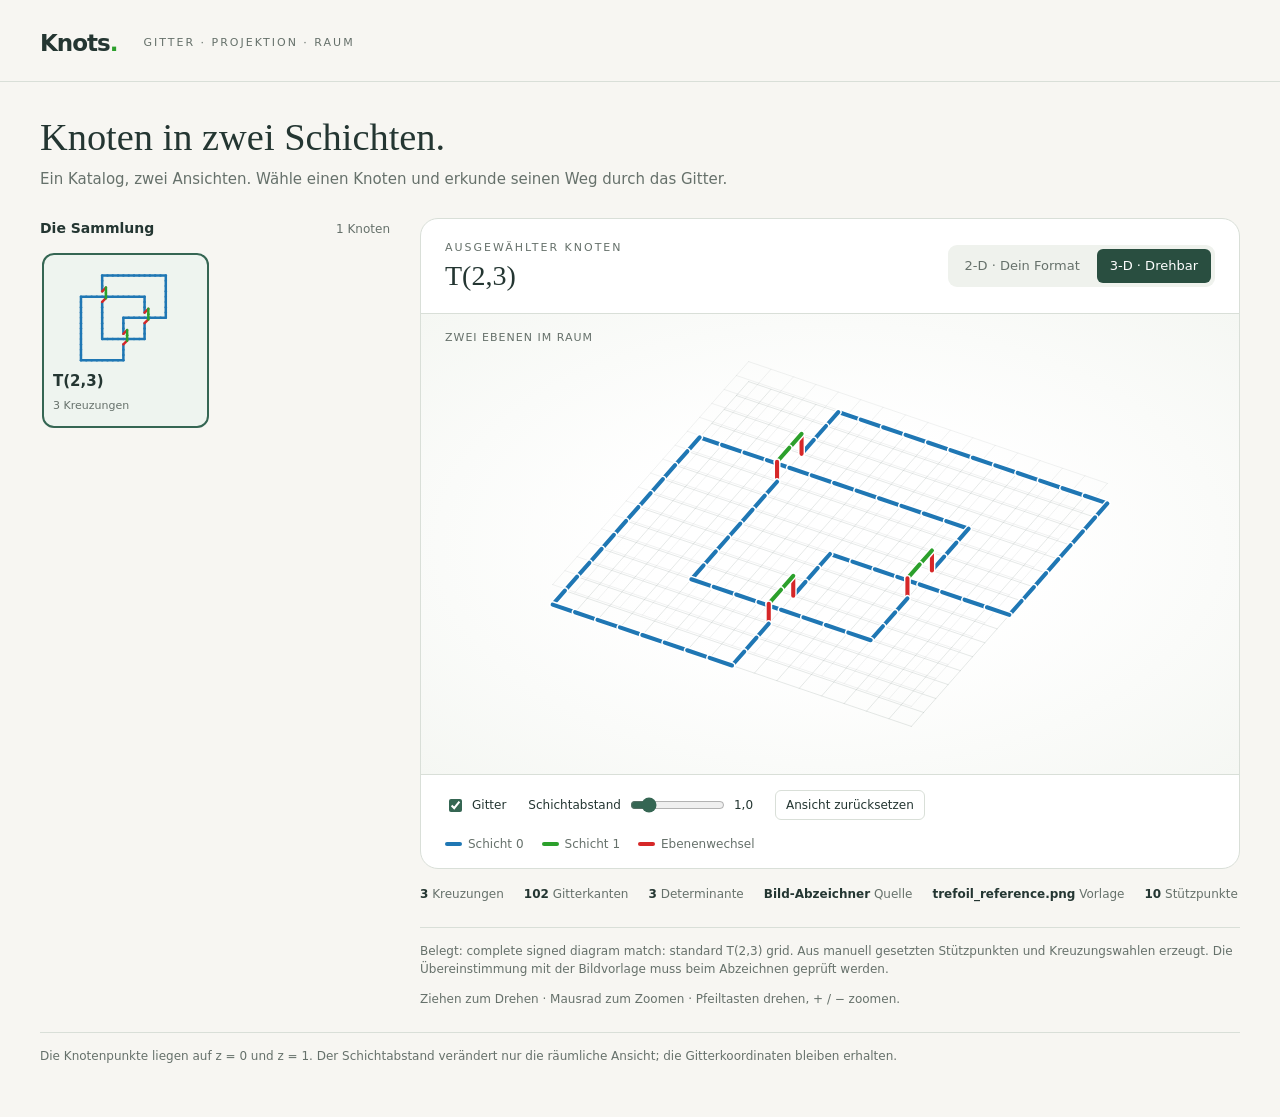
<file: examples/image_trace/index.html>
<!doctype html>
<!-- Internal export template. Open examples/knot_gallery.html for the gallery. -->
<html lang="de">
<head>
<meta charset="utf-8">
<meta name="viewport" content="width=device-width,initial-scale=1">
<title>Knots · Knoten in zwei Schichten</title>
<style>
:root { color-scheme: light; --paper:#f7f6f2; --ink:#243632; --muted:#66716b; --line:#d9dfd8; --blue:#1f77b4; --green:#2ca02c; --red:#d62728; }
* { box-sizing:border-box; }
[hidden] { display:none !important; }
body { margin:0; background:var(--paper); color:var(--ink); font:15px/1.5 system-ui,sans-serif; }
header { padding:26px 40px 20px; border-bottom:1px solid var(--line); display:flex; align-items:center; gap:26px; }
.brand { font-size:23px; font-weight:750; letter-spacing:-1px; }
.brand span { color:var(--green); }
.eyebrow { text-transform:uppercase; font-size:11px; letter-spacing:2px; color:var(--muted); }
main { max-width:1560px; margin:auto; padding:32px 40px 40px; }
h1 { font:400 clamp(28px,3vw,42px)/1.2 Georgia,serif; margin:0 0 8px; }
.intro { margin:0 0 28px; color:var(--muted); }
.layout { display:grid; grid-template-columns:350px minmax(0,1fr); gap:30px; align-items:start; }
.list-heading { display:flex; justify-content:space-between; align-items:center; margin-bottom:12px; }
h2 { font-size:14px; margin:0; font-weight:650; }
#count { color:var(--muted); font-size:12px; }
#knots { display:grid; grid-template-columns:repeat(2,minmax(0,1fr)); gap:10px; max-height:690px; overflow:auto; padding:2px 5px 6px 2px; }
button,input { font:inherit; }
button { cursor:pointer; }
button:disabled { cursor:default; opacity:0.65; }
.knot-card { background:#fff; border:1px solid var(--line); border-radius:12px; padding:8px 10px 12px; text-align:left; color:var(--ink); text-decoration:none; }
.knot-card:hover { border-color:#7a9388; }
.knot-card[aria-pressed=true] { border:2px solid #356653; padding:7px 9px 11px; background:#eef4ef; }
button:focus-visible,input:focus-visible,canvas:focus-visible { outline:3px solid #b68b36; outline-offset:3px; }
.knot-card canvas { width:100%; height:108px; display:block; pointer-events:none; }
.knot-card svg { width:100%; height:108px; display:block; }
#static-preview { height:100%; padding:30px; }
#static-preview svg { width:100%; height:100%; }
#static-catalog { margin-top:20px; }
#static-catalog section { border-top:1px solid var(--line); padding:12px 0; scroll-margin-top:16px; }
#static-catalog h3 { font-size:15px; margin:4px 0 12px; }
#static-catalog svg { width:100%; height:300px; }
#gallery-status { margin:0 0 20px; padding:12px 16px; background:#edf2eb; border-radius:8px; }
.knot-name { display:block; font-weight:650; }
.knot-caption { color:var(--muted); font-size:11px; }
.viewer { background:#fff; border:1px solid var(--line); border-radius:18px; overflow:hidden; }
.viewer-head { padding:21px 24px; display:flex; flex-wrap:wrap; justify-content:space-between; align-items:center; gap:12px; border-bottom:1px solid var(--line); }
#selected-name { font:400 28px/1.2 Georgia,serif; margin:2px 0 0; }
.modes { display:flex; gap:4px; border-radius:9px; background:#eff2ed; padding:4px; }
.modes button { border:0; border-radius:6px; background:transparent; padding:7px 13px; color:var(--muted); font-size:13px; }
.modes button[aria-pressed=true] { background:#294e40; color:white; }
.stage { height:460px; position:relative; background:radial-gradient(ellipse at center,#fff 35%,#f5f7f3); }
#scene { display:block; width:100%; height:100%; touch-action:none; cursor:grab; }
#scene:active { cursor:grabbing; }
.stage-tag { position:absolute; left:24px; top:16px; color:var(--muted); font-size:11px; letter-spacing:1px; pointer-events:none; }
.toolbar { display:flex; flex-wrap:wrap; gap:12px 22px; padding:15px 24px; align-items:center; border-top:1px solid var(--line); font-size:12px; }
.toolbar label { display:flex; align-items:center; gap:7px; }
.toolbar input[type=range] { width:95px; accent-color:#356653; }
.toolbar input[type=checkbox] { accent-color:#356653; }
.toolbar button { border:1px solid var(--line); background:white; border-radius:6px; padding:5px 10px; color:var(--ink); }
.legend { display:flex; flex-wrap:wrap; gap:18px; padding:0 24px 15px; color:var(--muted); font-size:12px; }
.legend span { display:flex; align-items:center; gap:6px; }
.swatch { width:17px; height:4px; border-radius:3px; background:var(--color); }
.details { display:flex; flex-wrap:wrap; gap:20px; margin-top:16px; color:var(--muted); font-size:12px; }
.details strong { color:var(--ink); font-weight:600; }
#help { margin:10px 0 0; font-size:12px; color:var(--muted); }
.note { margin-top:24px; padding-top:14px; border-top:1px solid var(--line); color:var(--muted); font-size:12px; }
@media(max-width:900px) { header {padding:20px;} main {padding:24px 20px;} .layout {grid-template-columns:240px minmax(0,1fr);gap:18px;} #knots {grid-template-columns:1fr;} .stage {height:410px;} }
@media(max-width:620px) { header {gap:16px;} .layout {display:flex;flex-direction:column;} .catalog {width:100%;} #knots {display:flex;max-height:none;overflow-x:auto;} .knot-card {min-width:130px;} .knot-card canvas {height:85px;} .detail {width:100%;} .stage {height:350px;} .viewer-head {padding:16px;} .toolbar {padding:14px 16px;} .legend {padding-left:16px;} }
</style>
</head>
<body>
<header><div class="brand">Knots<span>.</span></div><div class="eyebrow">Gitter · Projektion · Raum</div></header>
<main>
<h1>Knoten in zwei Schichten.</h1>
<p class="intro">Ein Katalog, zwei Ansichten. Wähle einen Knoten und erkunde seinen Weg durch das Gitter.</p>
<p id="gallery-status" role="status">Die 2-D-Vorschauen sind bereit. Falls die interaktive Ansicht nicht startet, öffne diese Datei in einem Browser mit aktiviertem JavaScript.</p>
<div class="layout">
<section class="catalog" aria-label="Knotenkatalog">
<div class="list-heading"><h2>Die Sammlung</h2><span id="count">1 Knoten</span></div>
<div id="knots"><a class="knot-card" href="#static-knot-0" aria-label="T(2,3) auswählen"><svg xmlns="http://www.w3.org/2000/svg" viewBox="-0.5 -12.5 17.0 17.0" role="img" aria-label="T(2,3)"><g transform="translate(0 -8.0) scale(1 -1)" fill="none" stroke-linecap="round" stroke-width="0.08"><line x1="0.0" y1="0.0" x2="1.0" y2="0.0" stroke="#1f77b4"/><line x1="1.0" y1="0.0" x2="2.0" y2="0.0" stroke="#1f77b4"/><line x1="2.0" y1="0.0" x2="3.0" y2="0.0" stroke="#1f77b4"/><line x1="3.0" y1="0.0" x2="4.0" y2="0.0" stroke="#1f77b4"/><line x1="4.0" y1="0.0" x2="5.0" y2="0.0" stroke="#1f77b4"/><line x1="5.0" y1="0.0" x2="6.0" y2="0.0" stroke="#1f77b4"/><line x1="6.0" y1="0.0" x2="7.0" y2="0.0" stroke="#1f77b4"/><line x1="7.0" y1="0.0" x2="8.0" y2="0.0" stroke="#1f77b4"/><line x1="8.0" y1="0.0" x2="9.0" y2="0.0" stroke="#1f77b4"/><line x1="9.0" y1="0.0" x2="10.0" y2="0.0" stroke="#1f77b4"/><line x1="10.0" y1="0.0" x2="11.0" y2="0.0" stroke="#1f77b4"/><line x1="11.0" y1="0.0" x2="12.0" y2="0.0" stroke="#1f77b4"/><line x1="12.0" y1="0.0" x2="12.0" y2="-1.0" stroke="#1f77b4"/><line x1="12.0" y1="-1.0" x2="12.0" y2="-2.0" stroke="#1f77b4"/><line x1="12.0" y1="-2.0" x2="12.0" y2="-3.0" stroke="#1f77b4"/><line x1="12.0" y1="-3.0" x2="12.707106781186548" y2="-2.2928932188134525" stroke="#d62728"/><line x1="12.707106781186548" y1="-2.2928932188134525" x2="12.707106781186548" y2="-3.2928932188134525" stroke="#2ca02c"/><line x1="12.707106781186548" y1="-3.2928932188134525" x2="12.707106781186548" y2="-4.292893218813452" stroke="#2ca02c"/><line x1="12.707106781186548" y1="-4.292893218813452" x2="12.0" y2="-5.0" stroke="#d62728"/><line x1="12.0" y1="-5.0" x2="12.0" y2="-6.0" stroke="#1f77b4"/><line x1="12.0" y1="-6.0" x2="12.0" y2="-7.0" stroke="#1f77b4"/><line x1="12.0" y1="-7.0" x2="12.0" y2="-8.0" stroke="#1f77b4"/><line x1="12.0" y1="-8.0" x2="11.0" y2="-8.0" stroke="#1f77b4"/><line x1="11.0" y1="-8.0" x2="10.0" y2="-8.0" stroke="#1f77b4"/><line x1="10.0" y1="-8.0" x2="9.0" y2="-8.0" stroke="#1f77b4"/><line x1="9.0" y1="-8.0" x2="8.0" y2="-8.0" stroke="#1f77b4"/><line x1="8.0" y1="-8.0" x2="7.0" y2="-8.0" stroke="#1f77b4"/><line x1="7.0" y1="-8.0" x2="6.0" y2="-8.0" stroke="#1f77b4"/><line x1="6.0" y1="-8.0" x2="5.0" y2="-8.0" stroke="#1f77b4"/><line x1="5.0" y1="-8.0" x2="4.0" y2="-8.0" stroke="#1f77b4"/><line x1="4.0" y1="-8.0" x2="4.0" y2="-7.0" stroke="#1f77b4"/><line x1="4.0" y1="-7.0" x2="4.0" y2="-6.0" stroke="#1f77b4"/><line x1="4.0" y1="-6.0" x2="4.0" y2="-5.0" stroke="#1f77b4"/><line x1="4.0" y1="-5.0" x2="4.0" y2="-4.0" stroke="#1f77b4"/><line x1="4.0" y1="-4.0" x2="4.0" y2="-3.0" stroke="#1f77b4"/><line x1="4.0" y1="-3.0" x2="4.0" y2="-2.0" stroke="#1f77b4"/><line x1="4.0" y1="-2.0" x2="4.0" y2="-1.0" stroke="#1f77b4"/><line x1="4.0" y1="-1.0" x2="4.707106781186548" y2="-0.2928932188134524" stroke="#d62728"/><line x1="4.707106781186548" y1="-0.2928932188134524" x2="4.707106781186548" y2="0.7071067811865476" stroke="#2ca02c"/><line x1="4.707106781186548" y1="0.7071067811865476" x2="4.707106781186548" y2="1.7071067811865475" stroke="#2ca02c"/><line x1="4.707106781186548" y1="1.7071067811865475" x2="4.0" y2="1.0" stroke="#d62728"/><line x1="4.0" y1="1.0" x2="4.0" y2="2.0" stroke="#1f77b4"/><line x1="4.0" y1="2.0" x2="4.0" y2="3.0" stroke="#1f77b4"/><line x1="4.0" y1="3.0" x2="4.0" y2="4.0" stroke="#1f77b4"/><line x1="4.0" y1="4.0" x2="5.0" y2="4.0" stroke="#1f77b4"/><line x1="5.0" y1="4.0" x2="6.0" y2="4.0" stroke="#1f77b4"/><line x1="6.0" y1="4.0" x2="7.0" y2="4.0" stroke="#1f77b4"/><line x1="7.0" y1="4.0" x2="8.0" y2="4.0" stroke="#1f77b4"/><line x1="8.0" y1="4.0" x2="9.0" y2="4.0" stroke="#1f77b4"/><line x1="9.0" y1="4.0" x2="10.0" y2="4.0" stroke="#1f77b4"/><line x1="10.0" y1="4.0" x2="11.0" y2="4.0" stroke="#1f77b4"/><line x1="11.0" y1="4.0" x2="12.0" y2="4.0" stroke="#1f77b4"/><line x1="12.0" y1="4.0" x2="13.0" y2="4.0" stroke="#1f77b4"/><line x1="13.0" y1="4.0" x2="14.0" y2="4.0" stroke="#1f77b4"/><line x1="14.0" y1="4.0" x2="15.0" y2="4.0" stroke="#1f77b4"/><line x1="15.0" y1="4.0" x2="16.0" y2="4.0" stroke="#1f77b4"/><line x1="16.0" y1="4.0" x2="16.0" y2="3.0" stroke="#1f77b4"/><line x1="16.0" y1="3.0" x2="16.0" y2="2.0" stroke="#1f77b4"/><line x1="16.0" y1="2.0" x2="16.0" y2="1.0" stroke="#1f77b4"/><line x1="16.0" y1="1.0" x2="16.0" y2="0.0" stroke="#1f77b4"/><line x1="16.0" y1="0.0" x2="16.0" y2="-1.0" stroke="#1f77b4"/><line x1="16.0" y1="-1.0" x2="16.0" y2="-2.0" stroke="#1f77b4"/><line x1="16.0" y1="-2.0" x2="16.0" y2="-3.0" stroke="#1f77b4"/><line x1="16.0" y1="-3.0" x2="16.0" y2="-4.0" stroke="#1f77b4"/><line x1="16.0" y1="-4.0" x2="15.0" y2="-4.0" stroke="#1f77b4"/><line x1="15.0" y1="-4.0" x2="14.0" y2="-4.0" stroke="#1f77b4"/><line x1="14.0" y1="-4.0" x2="13.0" y2="-4.0" stroke="#1f77b4"/><line x1="13.0" y1="-4.0" x2="12.0" y2="-4.0" stroke="#1f77b4"/><line x1="12.0" y1="-4.0" x2="11.0" y2="-4.0" stroke="#1f77b4"/><line x1="11.0" y1="-4.0" x2="10.0" y2="-4.0" stroke="#1f77b4"/><line x1="10.0" y1="-4.0" x2="9.0" y2="-4.0" stroke="#1f77b4"/><line x1="9.0" y1="-4.0" x2="8.0" y2="-4.0" stroke="#1f77b4"/><line x1="8.0" y1="-4.0" x2="8.0" y2="-5.0" stroke="#1f77b4"/><line x1="8.0" y1="-5.0" x2="8.0" y2="-6.0" stroke="#1f77b4"/><line x1="8.0" y1="-6.0" x2="8.0" y2="-7.0" stroke="#1f77b4"/><line x1="8.0" y1="-7.0" x2="8.707106781186548" y2="-6.292893218813452" stroke="#d62728"/><line x1="8.707106781186548" y1="-6.292893218813452" x2="8.707106781186548" y2="-7.292893218813452" stroke="#2ca02c"/><line x1="8.707106781186548" y1="-7.292893218813452" x2="8.707106781186548" y2="-8.292893218813452" stroke="#2ca02c"/><line x1="8.707106781186548" y1="-8.292893218813452" x2="8.0" y2="-9.0" stroke="#d62728"/><line x1="8.0" y1="-9.0" x2="8.0" y2="-10.0" stroke="#1f77b4"/><line x1="8.0" y1="-10.0" x2="8.0" y2="-11.0" stroke="#1f77b4"/><line x1="8.0" y1="-11.0" x2="8.0" y2="-12.0" stroke="#1f77b4"/><line x1="8.0" y1="-12.0" x2="7.0" y2="-12.0" stroke="#1f77b4"/><line x1="7.0" y1="-12.0" x2="6.0" y2="-12.0" stroke="#1f77b4"/><line x1="6.0" y1="-12.0" x2="5.0" y2="-12.0" stroke="#1f77b4"/><line x1="5.0" y1="-12.0" x2="4.0" y2="-12.0" stroke="#1f77b4"/><line x1="4.0" y1="-12.0" x2="3.0" y2="-12.0" stroke="#1f77b4"/><line x1="3.0" y1="-12.0" x2="2.0" y2="-12.0" stroke="#1f77b4"/><line x1="2.0" y1="-12.0" x2="1.0" y2="-12.0" stroke="#1f77b4"/><line x1="1.0" y1="-12.0" x2="0.0" y2="-12.0" stroke="#1f77b4"/><line x1="0.0" y1="-12.0" x2="0.0" y2="-11.0" stroke="#1f77b4"/><line x1="0.0" y1="-11.0" x2="0.0" y2="-10.0" stroke="#1f77b4"/><line x1="0.0" y1="-10.0" x2="0.0" y2="-9.0" stroke="#1f77b4"/><line x1="0.0" y1="-9.0" x2="0.0" y2="-8.0" stroke="#1f77b4"/><line x1="0.0" y1="-8.0" x2="0.0" y2="-7.0" stroke="#1f77b4"/><line x1="0.0" y1="-7.0" x2="0.0" y2="-6.0" stroke="#1f77b4"/><line x1="0.0" y1="-6.0" x2="0.0" y2="-5.0" stroke="#1f77b4"/><line x1="0.0" y1="-5.0" x2="0.0" y2="-4.0" stroke="#1f77b4"/><line x1="0.0" y1="-4.0" x2="0.0" y2="-3.0" stroke="#1f77b4"/><line x1="0.0" y1="-3.0" x2="0.0" y2="-2.0" stroke="#1f77b4"/><line x1="0.0" y1="-2.0" x2="0.0" y2="-1.0" stroke="#1f77b4"/><line x1="0.0" y1="-1.0" x2="0.0" y2="0.0" stroke="#1f77b4"/></g></svg><span class="knot-name">T(2,3)</span><span class="knot-caption">3 Kreuzungen</span></a></div>
</section>
<section class="detail" aria-label="Ausgewählter Knoten">
<div class="viewer">
<div class="viewer-head"><div><div class="eyebrow">Ausgewählter Knoten</div><h2 id="selected-name">T(2,3)</h2></div>
<div class="modes" role="group" aria-label="Darstellung"><button id="mode-2d" disabled aria-pressed="true">2-D · Dein Format</button><button id="mode-3d" disabled aria-pressed="false">3-D · Drehbar</button></div></div>
<div class="stage"><div class="stage-tag" id="stage-label"></div><div id="static-preview"><svg xmlns="http://www.w3.org/2000/svg" viewBox="-0.5 -12.5 17.0 17.0" role="img" aria-label="T(2,3)"><g transform="translate(0 -8.0) scale(1 -1)" fill="none" stroke-linecap="round" stroke-width="0.08"><line x1="0.0" y1="0.0" x2="1.0" y2="0.0" stroke="#1f77b4"/><line x1="1.0" y1="0.0" x2="2.0" y2="0.0" stroke="#1f77b4"/><line x1="2.0" y1="0.0" x2="3.0" y2="0.0" stroke="#1f77b4"/><line x1="3.0" y1="0.0" x2="4.0" y2="0.0" stroke="#1f77b4"/><line x1="4.0" y1="0.0" x2="5.0" y2="0.0" stroke="#1f77b4"/><line x1="5.0" y1="0.0" x2="6.0" y2="0.0" stroke="#1f77b4"/><line x1="6.0" y1="0.0" x2="7.0" y2="0.0" stroke="#1f77b4"/><line x1="7.0" y1="0.0" x2="8.0" y2="0.0" stroke="#1f77b4"/><line x1="8.0" y1="0.0" x2="9.0" y2="0.0" stroke="#1f77b4"/><line x1="9.0" y1="0.0" x2="10.0" y2="0.0" stroke="#1f77b4"/><line x1="10.0" y1="0.0" x2="11.0" y2="0.0" stroke="#1f77b4"/><line x1="11.0" y1="0.0" x2="12.0" y2="0.0" stroke="#1f77b4"/><line x1="12.0" y1="0.0" x2="12.0" y2="-1.0" stroke="#1f77b4"/><line x1="12.0" y1="-1.0" x2="12.0" y2="-2.0" stroke="#1f77b4"/><line x1="12.0" y1="-2.0" x2="12.0" y2="-3.0" stroke="#1f77b4"/><line x1="12.0" y1="-3.0" x2="12.707106781186548" y2="-2.2928932188134525" stroke="#d62728"/><line x1="12.707106781186548" y1="-2.2928932188134525" x2="12.707106781186548" y2="-3.2928932188134525" stroke="#2ca02c"/><line x1="12.707106781186548" y1="-3.2928932188134525" x2="12.707106781186548" y2="-4.292893218813452" stroke="#2ca02c"/><line x1="12.707106781186548" y1="-4.292893218813452" x2="12.0" y2="-5.0" stroke="#d62728"/><line x1="12.0" y1="-5.0" x2="12.0" y2="-6.0" stroke="#1f77b4"/><line x1="12.0" y1="-6.0" x2="12.0" y2="-7.0" stroke="#1f77b4"/><line x1="12.0" y1="-7.0" x2="12.0" y2="-8.0" stroke="#1f77b4"/><line x1="12.0" y1="-8.0" x2="11.0" y2="-8.0" stroke="#1f77b4"/><line x1="11.0" y1="-8.0" x2="10.0" y2="-8.0" stroke="#1f77b4"/><line x1="10.0" y1="-8.0" x2="9.0" y2="-8.0" stroke="#1f77b4"/><line x1="9.0" y1="-8.0" x2="8.0" y2="-8.0" stroke="#1f77b4"/><line x1="8.0" y1="-8.0" x2="7.0" y2="-8.0" stroke="#1f77b4"/><line x1="7.0" y1="-8.0" x2="6.0" y2="-8.0" stroke="#1f77b4"/><line x1="6.0" y1="-8.0" x2="5.0" y2="-8.0" stroke="#1f77b4"/><line x1="5.0" y1="-8.0" x2="4.0" y2="-8.0" stroke="#1f77b4"/><line x1="4.0" y1="-8.0" x2="4.0" y2="-7.0" stroke="#1f77b4"/><line x1="4.0" y1="-7.0" x2="4.0" y2="-6.0" stroke="#1f77b4"/><line x1="4.0" y1="-6.0" x2="4.0" y2="-5.0" stroke="#1f77b4"/><line x1="4.0" y1="-5.0" x2="4.0" y2="-4.0" stroke="#1f77b4"/><line x1="4.0" y1="-4.0" x2="4.0" y2="-3.0" stroke="#1f77b4"/><line x1="4.0" y1="-3.0" x2="4.0" y2="-2.0" stroke="#1f77b4"/><line x1="4.0" y1="-2.0" x2="4.0" y2="-1.0" stroke="#1f77b4"/><line x1="4.0" y1="-1.0" x2="4.707106781186548" y2="-0.2928932188134524" stroke="#d62728"/><line x1="4.707106781186548" y1="-0.2928932188134524" x2="4.707106781186548" y2="0.7071067811865476" stroke="#2ca02c"/><line x1="4.707106781186548" y1="0.7071067811865476" x2="4.707106781186548" y2="1.7071067811865475" stroke="#2ca02c"/><line x1="4.707106781186548" y1="1.7071067811865475" x2="4.0" y2="1.0" stroke="#d62728"/><line x1="4.0" y1="1.0" x2="4.0" y2="2.0" stroke="#1f77b4"/><line x1="4.0" y1="2.0" x2="4.0" y2="3.0" stroke="#1f77b4"/><line x1="4.0" y1="3.0" x2="4.0" y2="4.0" stroke="#1f77b4"/><line x1="4.0" y1="4.0" x2="5.0" y2="4.0" stroke="#1f77b4"/><line x1="5.0" y1="4.0" x2="6.0" y2="4.0" stroke="#1f77b4"/><line x1="6.0" y1="4.0" x2="7.0" y2="4.0" stroke="#1f77b4"/><line x1="7.0" y1="4.0" x2="8.0" y2="4.0" stroke="#1f77b4"/><line x1="8.0" y1="4.0" x2="9.0" y2="4.0" stroke="#1f77b4"/><line x1="9.0" y1="4.0" x2="10.0" y2="4.0" stroke="#1f77b4"/><line x1="10.0" y1="4.0" x2="11.0" y2="4.0" stroke="#1f77b4"/><line x1="11.0" y1="4.0" x2="12.0" y2="4.0" stroke="#1f77b4"/><line x1="12.0" y1="4.0" x2="13.0" y2="4.0" stroke="#1f77b4"/><line x1="13.0" y1="4.0" x2="14.0" y2="4.0" stroke="#1f77b4"/><line x1="14.0" y1="4.0" x2="15.0" y2="4.0" stroke="#1f77b4"/><line x1="15.0" y1="4.0" x2="16.0" y2="4.0" stroke="#1f77b4"/><line x1="16.0" y1="4.0" x2="16.0" y2="3.0" stroke="#1f77b4"/><line x1="16.0" y1="3.0" x2="16.0" y2="2.0" stroke="#1f77b4"/><line x1="16.0" y1="2.0" x2="16.0" y2="1.0" stroke="#1f77b4"/><line x1="16.0" y1="1.0" x2="16.0" y2="0.0" stroke="#1f77b4"/><line x1="16.0" y1="0.0" x2="16.0" y2="-1.0" stroke="#1f77b4"/><line x1="16.0" y1="-1.0" x2="16.0" y2="-2.0" stroke="#1f77b4"/><line x1="16.0" y1="-2.0" x2="16.0" y2="-3.0" stroke="#1f77b4"/><line x1="16.0" y1="-3.0" x2="16.0" y2="-4.0" stroke="#1f77b4"/><line x1="16.0" y1="-4.0" x2="15.0" y2="-4.0" stroke="#1f77b4"/><line x1="15.0" y1="-4.0" x2="14.0" y2="-4.0" stroke="#1f77b4"/><line x1="14.0" y1="-4.0" x2="13.0" y2="-4.0" stroke="#1f77b4"/><line x1="13.0" y1="-4.0" x2="12.0" y2="-4.0" stroke="#1f77b4"/><line x1="12.0" y1="-4.0" x2="11.0" y2="-4.0" stroke="#1f77b4"/><line x1="11.0" y1="-4.0" x2="10.0" y2="-4.0" stroke="#1f77b4"/><line x1="10.0" y1="-4.0" x2="9.0" y2="-4.0" stroke="#1f77b4"/><line x1="9.0" y1="-4.0" x2="8.0" y2="-4.0" stroke="#1f77b4"/><line x1="8.0" y1="-4.0" x2="8.0" y2="-5.0" stroke="#1f77b4"/><line x1="8.0" y1="-5.0" x2="8.0" y2="-6.0" stroke="#1f77b4"/><line x1="8.0" y1="-6.0" x2="8.0" y2="-7.0" stroke="#1f77b4"/><line x1="8.0" y1="-7.0" x2="8.707106781186548" y2="-6.292893218813452" stroke="#d62728"/><line x1="8.707106781186548" y1="-6.292893218813452" x2="8.707106781186548" y2="-7.292893218813452" stroke="#2ca02c"/><line x1="8.707106781186548" y1="-7.292893218813452" x2="8.707106781186548" y2="-8.292893218813452" stroke="#2ca02c"/><line x1="8.707106781186548" y1="-8.292893218813452" x2="8.0" y2="-9.0" stroke="#d62728"/><line x1="8.0" y1="-9.0" x2="8.0" y2="-10.0" stroke="#1f77b4"/><line x1="8.0" y1="-10.0" x2="8.0" y2="-11.0" stroke="#1f77b4"/><line x1="8.0" y1="-11.0" x2="8.0" y2="-12.0" stroke="#1f77b4"/><line x1="8.0" y1="-12.0" x2="7.0" y2="-12.0" stroke="#1f77b4"/><line x1="7.0" y1="-12.0" x2="6.0" y2="-12.0" stroke="#1f77b4"/><line x1="6.0" y1="-12.0" x2="5.0" y2="-12.0" stroke="#1f77b4"/><line x1="5.0" y1="-12.0" x2="4.0" y2="-12.0" stroke="#1f77b4"/><line x1="4.0" y1="-12.0" x2="3.0" y2="-12.0" stroke="#1f77b4"/><line x1="3.0" y1="-12.0" x2="2.0" y2="-12.0" stroke="#1f77b4"/><line x1="2.0" y1="-12.0" x2="1.0" y2="-12.0" stroke="#1f77b4"/><line x1="1.0" y1="-12.0" x2="0.0" y2="-12.0" stroke="#1f77b4"/><line x1="0.0" y1="-12.0" x2="0.0" y2="-11.0" stroke="#1f77b4"/><line x1="0.0" y1="-11.0" x2="0.0" y2="-10.0" stroke="#1f77b4"/><line x1="0.0" y1="-10.0" x2="0.0" y2="-9.0" stroke="#1f77b4"/><line x1="0.0" y1="-9.0" x2="0.0" y2="-8.0" stroke="#1f77b4"/><line x1="0.0" y1="-8.0" x2="0.0" y2="-7.0" stroke="#1f77b4"/><line x1="0.0" y1="-7.0" x2="0.0" y2="-6.0" stroke="#1f77b4"/><line x1="0.0" y1="-6.0" x2="0.0" y2="-5.0" stroke="#1f77b4"/><line x1="0.0" y1="-5.0" x2="0.0" y2="-4.0" stroke="#1f77b4"/><line x1="0.0" y1="-4.0" x2="0.0" y2="-3.0" stroke="#1f77b4"/><line x1="0.0" y1="-3.0" x2="0.0" y2="-2.0" stroke="#1f77b4"/><line x1="0.0" y1="-2.0" x2="0.0" y2="-1.0" stroke="#1f77b4"/><line x1="0.0" y1="-1.0" x2="0.0" y2="0.0" stroke="#1f77b4"/></g></svg></div><canvas id="scene" hidden tabindex="0" aria-label="Drehbare Knotendarstellung"></canvas></div>
<div class="toolbar">
<div class="modes" id="version-control" role="group" aria-label="Original oder optimiert" hidden><button id="version-original" disabled aria-pressed="false">Original</button><button id="version-best" disabled aria-pressed="true">Beste gefunden</button></div>
<label><input id="grid" disabled type="checkbox" checked> Gitter</label>
<label id="gap-control">Schichtabstand <input id="gap" disabled type="range" min="0.5" max="4" value="1" step="0.1"><output id="gap-value">1,0</output></label>
<button id="reset" disabled>Ansicht zurücksetzen</button>
</div>
<div class="legend"><span><i class="swatch" style="--color:var(--blue)"></i>Schicht 0</span><span><i class="swatch" style="--color:var(--green)"></i>Schicht 1</span><span><i class="swatch" style="--color:var(--red)"></i>Ebenenwechsel</span></div>
</div>
<div class="details" id="details" aria-live="polite"></div>
<p id="classification-evidence" class="note" hidden></p>
<p id="help"></p>
<div id="static-catalog"><section id="static-knot-0"><h3>T(2,3)</h3><svg xmlns="http://www.w3.org/2000/svg" viewBox="-0.5 -12.5 17.0 17.0" role="img" aria-label="T(2,3)"><g transform="translate(0 -8.0) scale(1 -1)" fill="none" stroke-linecap="round" stroke-width="0.08"><line x1="0.0" y1="0.0" x2="1.0" y2="0.0" stroke="#1f77b4"/><line x1="1.0" y1="0.0" x2="2.0" y2="0.0" stroke="#1f77b4"/><line x1="2.0" y1="0.0" x2="3.0" y2="0.0" stroke="#1f77b4"/><line x1="3.0" y1="0.0" x2="4.0" y2="0.0" stroke="#1f77b4"/><line x1="4.0" y1="0.0" x2="5.0" y2="0.0" stroke="#1f77b4"/><line x1="5.0" y1="0.0" x2="6.0" y2="0.0" stroke="#1f77b4"/><line x1="6.0" y1="0.0" x2="7.0" y2="0.0" stroke="#1f77b4"/><line x1="7.0" y1="0.0" x2="8.0" y2="0.0" stroke="#1f77b4"/><line x1="8.0" y1="0.0" x2="9.0" y2="0.0" stroke="#1f77b4"/><line x1="9.0" y1="0.0" x2="10.0" y2="0.0" stroke="#1f77b4"/><line x1="10.0" y1="0.0" x2="11.0" y2="0.0" stroke="#1f77b4"/><line x1="11.0" y1="0.0" x2="12.0" y2="0.0" stroke="#1f77b4"/><line x1="12.0" y1="0.0" x2="12.0" y2="-1.0" stroke="#1f77b4"/><line x1="12.0" y1="-1.0" x2="12.0" y2="-2.0" stroke="#1f77b4"/><line x1="12.0" y1="-2.0" x2="12.0" y2="-3.0" stroke="#1f77b4"/><line x1="12.0" y1="-3.0" x2="12.707106781186548" y2="-2.2928932188134525" stroke="#d62728"/><line x1="12.707106781186548" y1="-2.2928932188134525" x2="12.707106781186548" y2="-3.2928932188134525" stroke="#2ca02c"/><line x1="12.707106781186548" y1="-3.2928932188134525" x2="12.707106781186548" y2="-4.292893218813452" stroke="#2ca02c"/><line x1="12.707106781186548" y1="-4.292893218813452" x2="12.0" y2="-5.0" stroke="#d62728"/><line x1="12.0" y1="-5.0" x2="12.0" y2="-6.0" stroke="#1f77b4"/><line x1="12.0" y1="-6.0" x2="12.0" y2="-7.0" stroke="#1f77b4"/><line x1="12.0" y1="-7.0" x2="12.0" y2="-8.0" stroke="#1f77b4"/><line x1="12.0" y1="-8.0" x2="11.0" y2="-8.0" stroke="#1f77b4"/><line x1="11.0" y1="-8.0" x2="10.0" y2="-8.0" stroke="#1f77b4"/><line x1="10.0" y1="-8.0" x2="9.0" y2="-8.0" stroke="#1f77b4"/><line x1="9.0" y1="-8.0" x2="8.0" y2="-8.0" stroke="#1f77b4"/><line x1="8.0" y1="-8.0" x2="7.0" y2="-8.0" stroke="#1f77b4"/><line x1="7.0" y1="-8.0" x2="6.0" y2="-8.0" stroke="#1f77b4"/><line x1="6.0" y1="-8.0" x2="5.0" y2="-8.0" stroke="#1f77b4"/><line x1="5.0" y1="-8.0" x2="4.0" y2="-8.0" stroke="#1f77b4"/><line x1="4.0" y1="-8.0" x2="4.0" y2="-7.0" stroke="#1f77b4"/><line x1="4.0" y1="-7.0" x2="4.0" y2="-6.0" stroke="#1f77b4"/><line x1="4.0" y1="-6.0" x2="4.0" y2="-5.0" stroke="#1f77b4"/><line x1="4.0" y1="-5.0" x2="4.0" y2="-4.0" stroke="#1f77b4"/><line x1="4.0" y1="-4.0" x2="4.0" y2="-3.0" stroke="#1f77b4"/><line x1="4.0" y1="-3.0" x2="4.0" y2="-2.0" stroke="#1f77b4"/><line x1="4.0" y1="-2.0" x2="4.0" y2="-1.0" stroke="#1f77b4"/><line x1="4.0" y1="-1.0" x2="4.707106781186548" y2="-0.2928932188134524" stroke="#d62728"/><line x1="4.707106781186548" y1="-0.2928932188134524" x2="4.707106781186548" y2="0.7071067811865476" stroke="#2ca02c"/><line x1="4.707106781186548" y1="0.7071067811865476" x2="4.707106781186548" y2="1.7071067811865475" stroke="#2ca02c"/><line x1="4.707106781186548" y1="1.7071067811865475" x2="4.0" y2="1.0" stroke="#d62728"/><line x1="4.0" y1="1.0" x2="4.0" y2="2.0" stroke="#1f77b4"/><line x1="4.0" y1="2.0" x2="4.0" y2="3.0" stroke="#1f77b4"/><line x1="4.0" y1="3.0" x2="4.0" y2="4.0" stroke="#1f77b4"/><line x1="4.0" y1="4.0" x2="5.0" y2="4.0" stroke="#1f77b4"/><line x1="5.0" y1="4.0" x2="6.0" y2="4.0" stroke="#1f77b4"/><line x1="6.0" y1="4.0" x2="7.0" y2="4.0" stroke="#1f77b4"/><line x1="7.0" y1="4.0" x2="8.0" y2="4.0" stroke="#1f77b4"/><line x1="8.0" y1="4.0" x2="9.0" y2="4.0" stroke="#1f77b4"/><line x1="9.0" y1="4.0" x2="10.0" y2="4.0" stroke="#1f77b4"/><line x1="10.0" y1="4.0" x2="11.0" y2="4.0" stroke="#1f77b4"/><line x1="11.0" y1="4.0" x2="12.0" y2="4.0" stroke="#1f77b4"/><line x1="12.0" y1="4.0" x2="13.0" y2="4.0" stroke="#1f77b4"/><line x1="13.0" y1="4.0" x2="14.0" y2="4.0" stroke="#1f77b4"/><line x1="14.0" y1="4.0" x2="15.0" y2="4.0" stroke="#1f77b4"/><line x1="15.0" y1="4.0" x2="16.0" y2="4.0" stroke="#1f77b4"/><line x1="16.0" y1="4.0" x2="16.0" y2="3.0" stroke="#1f77b4"/><line x1="16.0" y1="3.0" x2="16.0" y2="2.0" stroke="#1f77b4"/><line x1="16.0" y1="2.0" x2="16.0" y2="1.0" stroke="#1f77b4"/><line x1="16.0" y1="1.0" x2="16.0" y2="0.0" stroke="#1f77b4"/><line x1="16.0" y1="0.0" x2="16.0" y2="-1.0" stroke="#1f77b4"/><line x1="16.0" y1="-1.0" x2="16.0" y2="-2.0" stroke="#1f77b4"/><line x1="16.0" y1="-2.0" x2="16.0" y2="-3.0" stroke="#1f77b4"/><line x1="16.0" y1="-3.0" x2="16.0" y2="-4.0" stroke="#1f77b4"/><line x1="16.0" y1="-4.0" x2="15.0" y2="-4.0" stroke="#1f77b4"/><line x1="15.0" y1="-4.0" x2="14.0" y2="-4.0" stroke="#1f77b4"/><line x1="14.0" y1="-4.0" x2="13.0" y2="-4.0" stroke="#1f77b4"/><line x1="13.0" y1="-4.0" x2="12.0" y2="-4.0" stroke="#1f77b4"/><line x1="12.0" y1="-4.0" x2="11.0" y2="-4.0" stroke="#1f77b4"/><line x1="11.0" y1="-4.0" x2="10.0" y2="-4.0" stroke="#1f77b4"/><line x1="10.0" y1="-4.0" x2="9.0" y2="-4.0" stroke="#1f77b4"/><line x1="9.0" y1="-4.0" x2="8.0" y2="-4.0" stroke="#1f77b4"/><line x1="8.0" y1="-4.0" x2="8.0" y2="-5.0" stroke="#1f77b4"/><line x1="8.0" y1="-5.0" x2="8.0" y2="-6.0" stroke="#1f77b4"/><line x1="8.0" y1="-6.0" x2="8.0" y2="-7.0" stroke="#1f77b4"/><line x1="8.0" y1="-7.0" x2="8.707106781186548" y2="-6.292893218813452" stroke="#d62728"/><line x1="8.707106781186548" y1="-6.292893218813452" x2="8.707106781186548" y2="-7.292893218813452" stroke="#2ca02c"/><line x1="8.707106781186548" y1="-7.292893218813452" x2="8.707106781186548" y2="-8.292893218813452" stroke="#2ca02c"/><line x1="8.707106781186548" y1="-8.292893218813452" x2="8.0" y2="-9.0" stroke="#d62728"/><line x1="8.0" y1="-9.0" x2="8.0" y2="-10.0" stroke="#1f77b4"/><line x1="8.0" y1="-10.0" x2="8.0" y2="-11.0" stroke="#1f77b4"/><line x1="8.0" y1="-11.0" x2="8.0" y2="-12.0" stroke="#1f77b4"/><line x1="8.0" y1="-12.0" x2="7.0" y2="-12.0" stroke="#1f77b4"/><line x1="7.0" y1="-12.0" x2="6.0" y2="-12.0" stroke="#1f77b4"/><line x1="6.0" y1="-12.0" x2="5.0" y2="-12.0" stroke="#1f77b4"/><line x1="5.0" y1="-12.0" x2="4.0" y2="-12.0" stroke="#1f77b4"/><line x1="4.0" y1="-12.0" x2="3.0" y2="-12.0" stroke="#1f77b4"/><line x1="3.0" y1="-12.0" x2="2.0" y2="-12.0" stroke="#1f77b4"/><line x1="2.0" y1="-12.0" x2="1.0" y2="-12.0" stroke="#1f77b4"/><line x1="1.0" y1="-12.0" x2="0.0" y2="-12.0" stroke="#1f77b4"/><line x1="0.0" y1="-12.0" x2="0.0" y2="-11.0" stroke="#1f77b4"/><line x1="0.0" y1="-11.0" x2="0.0" y2="-10.0" stroke="#1f77b4"/><line x1="0.0" y1="-10.0" x2="0.0" y2="-9.0" stroke="#1f77b4"/><line x1="0.0" y1="-9.0" x2="0.0" y2="-8.0" stroke="#1f77b4"/><line x1="0.0" y1="-8.0" x2="0.0" y2="-7.0" stroke="#1f77b4"/><line x1="0.0" y1="-7.0" x2="0.0" y2="-6.0" stroke="#1f77b4"/><line x1="0.0" y1="-6.0" x2="0.0" y2="-5.0" stroke="#1f77b4"/><line x1="0.0" y1="-5.0" x2="0.0" y2="-4.0" stroke="#1f77b4"/><line x1="0.0" y1="-4.0" x2="0.0" y2="-3.0" stroke="#1f77b4"/><line x1="0.0" y1="-3.0" x2="0.0" y2="-2.0" stroke="#1f77b4"/><line x1="0.0" y1="-2.0" x2="0.0" y2="-1.0" stroke="#1f77b4"/><line x1="0.0" y1="-1.0" x2="0.0" y2="0.0" stroke="#1f77b4"/></g></svg></section></div>
</section>
</div>
<p class="note">Die Knotenpunkte liegen auf z = 0 und z = 1. Der Schichtabstand verändert nur die räumliche Ansicht; die Gitterkoordinaten bleiben erhalten.</p>
<noscript>Bitte JavaScript aktivieren, um die Knoten auszuwählen und räumlich zu drehen.</noscript>
</main>
<script>
(() => {
  'use strict';
  const $ = id => document.getElementById(id);
  const staticCards = Array.from($('knots').children);
  const controlIds=['mode-2d','mode-3d','grid','gap','reset','version-original','version-best'];
  function showStartupError(error) {
    controlIds.forEach(id=>{$(id).disabled=true;});
    $('knots').replaceChildren(...staticCards);
    $('scene').hidden=true;
    $('static-preview').hidden=false;
    $('static-catalog').hidden=false;
    $('gallery-status').hidden=false;
    $('gallery-status').textContent='Die interaktive Ansicht konnte nicht starten: '+error.message+'. Die 2-D-Knoten bleiben unten verfügbar.';
  }
  try {
  const knots = /* KNOT_DATA_START */[{"name": "T(2,3)", "determinant": 3, "crossings": 3, "points": [[0, 0, 0], [1, 0, 0], [2, 0, 0], [3, 0, 0], [4, 0, 0], [5, 0, 0], [6, 0, 0], [7, 0, 0], [8, 0, 0], [9, 0, 0], [10, 0, 0], [11, 0, 0], [12, 0, 0], [12, -1, 0], [12, -2, 0], [12, -3, 0], [12, -3, 1], [12, -4, 1], [12, -5, 1], [12, -5, 0], [12, -6, 0], [12, -7, 0], [12, -8, 0], [11, -8, 0], [10, -8, 0], [9, -8, 0], [8, -8, 0], [7, -8, 0], [6, -8, 0], [5, -8, 0], [4, -8, 0], [4, -7, 0], [4, -6, 0], [4, -5, 0], [4, -4, 0], [4, -3, 0], [4, -2, 0], [4, -1, 0], [4, -1, 1], [4, 0, 1], [4, 1, 1], [4, 1, 0], [4, 2, 0], [4, 3, 0], [4, 4, 0], [5, 4, 0], [6, 4, 0], [7, 4, 0], [8, 4, 0], [9, 4, 0], [10, 4, 0], [11, 4, 0], [12, 4, 0], [13, 4, 0], [14, 4, 0], [15, 4, 0], [16, 4, 0], [16, 3, 0], [16, 2, 0], [16, 1, 0], [16, 0, 0], [16, -1, 0], [16, -2, 0], [16, -3, 0], [16, -4, 0], [15, -4, 0], [14, -4, 0], [13, -4, 0], [12, -4, 0], [11, -4, 0], [10, -4, 0], [9, -4, 0], [8, -4, 0], [8, -5, 0], [8, -6, 0], [8, -7, 0], [8, -7, 1], [8, -8, 1], [8, -9, 1], [8, -9, 0], [8, -10, 0], [8, -11, 0], [8, -12, 0], [7, -12, 0], [6, -12, 0], [5, -12, 0], [4, -12, 0], [3, -12, 0], [2, -12, 0], [1, -12, 0], [0, -12, 0], [0, -11, 0], [0, -10, 0], [0, -9, 0], [0, -8, 0], [0, -7, 0], [0, -6, 0], [0, -5, 0], [0, -4, 0], [0, -3, 0], [0, -2, 0], [0, -1, 0], [0, 0, 0]], "metadata": {"source": "manual_image_annotation", "refinement": 4, "annotation": {"schema_version": 1, "source_image": "trefoil_reference.png", "waypoints": [[0, 0], [3, 0], [3, -2], [1, -2], [1, 1], [4, 1], [4, -1], [2, -1], [2, -3], [0, -3]], "crossings": [{"coordinate": [1, 0], "over_segment": 3}, {"coordinate": [2, -2], "over_segment": 7}, {"coordinate": [3, -1], "over_segment": 1}], "editor_view": {"spacing": 72, "width": 576, "height": 504, "offset": [2, 2]}}, "turtle_code": "000000000000200300300020000000200000030030002000000000002000000020000000100300300020000000200000000000", "classification": {"name": "T(2,3)", "status": "certified", "determinant": 3, "crossings": 3, "evidence": "complete signed diagram match: standard T(2,3) grid", "diagram_key": [[0, 0, -1], [1, 1, -1], [2, 0, -1], [0, 1, -1], [1, 0, -1], [2, 1, -1]]}, "global_minimality_claimed": false}}]/* KNOT_DATA_END */;
  if(!Array.isArray(knots) || !knots.length) throw new Error('Keine gültigen Knotendaten vorhanden');
  const scene = $('scene');
  const colors = ['#1f77b4', '#2ca02c', '#d62728'];
  let selected = knots.length > 1 ? 1 : 0;
  let mode = '3d', yaw = -0.5, tilt = 0.9, zoom = 1;
  let drag = null;
  let version = 'best';
  const cards = [];
  const offset = Math.SQRT2 / 2;
  const displayName=(knot,index)=>knot.name==='unknown'?'Kandidat '+String(index+1).padStart(3,'0')+' · ungeklärt':knot.name==='0_1'?'0₁ · Unknoten':knot.name;

  function bounds(points) {
    return points.reduce((b, p) => [Math.min(b[0],p[0]), Math.max(b[1],p[0]), Math.min(b[2],p[1]), Math.max(b[3],p[1])], [Infinity,-Infinity,Infinity,-Infinity]);
  }
  function setupCanvas(canvas) {
    const rect = canvas.getBoundingClientRect(), ratio = window.devicePixelRatio || 1;
    canvas.width = Math.round(rect.width * ratio);
    canvas.height = Math.round(rect.height * ratio);
    const ctx = canvas.getContext('2d');
    ctx.setTransform(ratio,0,0,ratio,0,0);
    return {ctx, width:rect.width, height:rect.height};
  }
  function draw(canvas, knot, flat, mini = false) {
    const {ctx,width,height} = setupCanvas(canvas);
    if (!width || !height) return;
    const b = bounds(knot.points), cx = (b[0]+b[1])/2, cy = (b[2]+b[3])/2;
    const gap = Number($('gap').value);
    function project(p) {
      if (flat) return [p[0]+p[2]*offset-cx-offset/2, -p[1]-p[2]*offset+cy+offset/2, p[2]];
      const x=p[0]-cx, y=p[1]-cy, z=(p[2]-0.5)*gap;
      const u=x*Math.cos(yaw)-y*Math.sin(yaw), v=x*Math.sin(yaw)+y*Math.cos(yaw);
      return [u, -v*Math.cos(tilt)-z*Math.sin(tilt), -v*Math.sin(tilt)+z*Math.cos(tilt)];
    }
    const corners=[];
    for (const x of [b[0]-0.7,b[1]+0.7]) for (const y of [b[2]-0.7,b[3]+0.7]) for (const z of [0,1]) corners.push(project([x,y,z]));
    const extent=bounds(corners);
    const scale=Math.min((width-(mini?12:75))/Math.max(1,extent[1]-extent[0]),(height-(mini?12:65))/Math.max(1,extent[3]-extent[2]))*(mini?1:zoom);
    const screen=p=>{ const q=project(p); return [width/2+q[0]*scale,height/2+q[1]*scale,q[2]]; };
    function stroke(a,b,color,lineWidth) {
      ctx.beginPath();ctx.moveTo(a[0],a[1]);ctx.lineTo(b[0],b[1]);ctx.strokeStyle=color;ctx.lineWidth=lineWidth;ctx.lineCap='round';ctx.stroke();
    }
    if (!mini && $('grid').checked) {
      // Bound grid density for large catalogs, without dropping knot edges.
      const step=Math.max(1,Math.ceil(Math.max(b[1]-b[0],b[3]-b[2])/28));
      for (const z of [0,1]) {
        const color=z===0?'rgba(60,80,72,0.16)':'rgba(60,80,72,0.09)';
        for(let x=b[0];x<=b[1];x+=step) stroke(screen([x,b[2],z]),screen([x,b[3],z]),color,0.8);
        for(let y=b[2];y<=b[3];y+=step) stroke(screen([b[0],y,z]),screen([b[1],y,z]),color,0.8);
      }
    }
    const edges=[];
    for(let i=0;i<knot.points.length-1;i++) {
      const a=knot.points[i],b=knot.points[i+1],pa=screen(a),pb=screen(b);
      edges.push({a:pa,b:pb,depth:(pa[2]+pb[2])/2,color:colors[a[2]!==b[2]?2:a[2]]});
    }
    edges.sort((a,b)=>a.depth-b.depth);
    const lineWidth=mini?2.5:Math.max(2.3,Math.min(6,scale*0.16));
    for(const edge of edges) {
      if(!mini) stroke(edge.a,edge.b,'#ffffff',lineWidth+2.8);
      stroke(edge.a,edge.b,edge.color,lineWidth);
    }
  }
  function activeKnot() {
    const knot=knots[selected];
    return version==='original' && knot.original_points
      ? {...knot, points:knot.original_points, crossings:knot.original_crossings} : knot;
  }
  function redraw() { draw(scene,activeKnot(),mode==='2d'); }
  function refreshMode() {
    $('mode-2d').setAttribute('aria-pressed',String(mode==='2d'));
    $('mode-3d').setAttribute('aria-pressed',String(mode==='3d'));
    $('gap-control').hidden=mode==='2d';
    $('gap').disabled=mode==='2d';
    $('stage-label').textContent=mode==='2d'?'VERSCHOBENE GITTERPROJEKTION':'ZWEI EBENEN IM RAUM';
    $('help').textContent=mode==='2d'?'Obere Schicht um √2 / 2 diagonal verschoben · Mausrad zum Zoomen.':'Ziehen zum Drehen · Mausrad zum Zoomen · Pfeiltasten drehen, + / − zoomen.';
    scene.setAttribute('aria-label',mode==='2d'?'Verschobene Zweischichtprojektion':'Drehbare 3-D-Ansicht; mit Pfeiltasten drehen');
    redraw();
  }
  function choose(index) {
    selected=index;
    cards.forEach((card,i)=>card.setAttribute('aria-pressed',String(i===selected)));
    const knot=knots[selected];
    $('version-control').hidden=!knot.original_points;
    $('version-original').setAttribute('aria-pressed',String(version==='original'));
    $('version-best').setAttribute('aria-pressed',String(version==='best'));
    $('selected-name').textContent=displayName(knot,selected);
    $('details').replaceChildren();
    const active=activeKnot();
    const values=[['Kreuzungen',active.crossings],['Gitterkanten',active.points.length-1],['Determinante',knot.determinant ?? 'ungeklärt']];
    if(knot.metadata) {
      const m=knot.metadata;
      const imageAnnotation=m.source==='manual_image_annotation'||m.source==='reviewed_raster_annotation';
      if(imageAnnotation) {
        values.push(['Quelle',m.source==='reviewed_raster_annotation'?'Rastererkennung':'Bild-Abzeichner'],['Vorlage',m.annotation.source_image??'ohne Bilddatei'],['Stützpunkte',m.annotation.waypoints.length]);
      } else {
        values.push(['Punkte vorher → nachher',m.point_count_before+' → '+m.point_count_after],
          ['abgesicherte Umformungen',m.moves.length],['Seed',m.provenance.candidate_seed],
          ['ästhetischer Wert',Number(version==='original'?m.aesthetic_before.total:m.aesthetic_after.total).toFixed(2)]);
      }
      $('classification-evidence').hidden=false;
      $('classification-evidence').textContent=(m.classification.status==='certified'?'Belegt: ':'Ungeklärt: ')+m.classification.evidence+
        (imageAnnotation?(m.source==='reviewed_raster_annotation'?'. Aus einem Rasterbild erkannt und als Annotation übernommen. Die Übereinstimmung mit der Bildvorlage muss geprüft werden.':'. Aus manuell gesetzten Stützpunkten und Kreuzungswahlen erzeugt. Die Übereinstimmung mit der Bildvorlage muss beim Abzeichnen geprüft werden.'):
        '. Original und Ergebnis sind durch protokollierte Umformungen äquivalent. Keine globale Minimalität; gleiche Invarianten beweisen keine Knotenäquivalenz.');
    } else $('classification-evidence').hidden=true;
    for(const [label,value] of values) {
      const span=document.createElement('span'), strong=document.createElement('strong');
      strong.textContent=String(value);span.append(strong,document.createTextNode(' '+label));$('details').append(span);
    }
    redraw();
  }
  $('count').textContent=knots.length+' Knoten';
  knots.forEach((knot,index)=>{
    const card=document.createElement('button');card.className='knot-card';card.type='button';
    card.setAttribute('aria-pressed','false');card.setAttribute('aria-label',knot.name+' auswählen');
    const canvas=document.createElement('canvas');canvas.setAttribute('aria-hidden','true');
    const name=document.createElement('span');name.className='knot-name';name.textContent=displayName(knot,index);
    const caption=document.createElement('span');caption.className='knot-caption';caption.textContent=knot.crossings+' Kreuzungen';
    card.append(canvas,name,caption);card.addEventListener('click',()=>choose(index));cards.push(card);
  });
  $('mode-2d').addEventListener('click',()=>{mode='2d';zoom=1;refreshMode();});
  $('mode-3d').addEventListener('click',()=>{mode='3d';zoom=1;refreshMode();});
  $('version-original').addEventListener('click',()=>{version='original';choose(selected);});
  $('version-best').addEventListener('click',()=>{version='best';choose(selected);});
  $('grid').addEventListener('change',redraw);
  $('gap').addEventListener('input',()=>{$('gap-value').textContent=Number($('gap').value).toFixed(1).replace('.',',');redraw();});
  $('reset').addEventListener('click',()=>{yaw=-0.5;tilt=0.9;zoom=1;$('gap').value='1';$('gap-value').textContent='1,0';redraw();});
  scene.addEventListener('pointerdown',event=>{if(mode==='3d'){drag={x:event.clientX,y:event.clientY,id:event.pointerId};scene.setPointerCapture(event.pointerId);}});
  scene.addEventListener('pointermove',event=>{
    if(!drag || drag.id!==event.pointerId)return;
    yaw+=(event.clientX-drag.x)*0.009;tilt+=(event.clientY-drag.y)*0.009;
    drag.x=event.clientX;drag.y=event.clientY;redraw();
  });
  for(const event of ['pointerup','pointercancel','lostpointercapture']) scene.addEventListener(event,()=>{drag=null;});
  scene.addEventListener('wheel',event=>{event.preventDefault();zoom=Math.max(0.4,Math.min(3,zoom*Math.exp(-event.deltaY*0.001)));redraw();},{passive:false});
  scene.addEventListener('keydown',event=>{
    let handled=true;
    if(mode==='3d' && event.key==='ArrowLeft')yaw-=0.12;
    else if(mode==='3d' && event.key==='ArrowRight')yaw+=0.12;
    else if(mode==='3d' && event.key==='ArrowUp')tilt-=0.12;
    else if(mode==='3d' && event.key==='ArrowDown')tilt+=0.12;
    else if(event.key==='+')zoom=Math.min(3,zoom*1.1);
    else if(event.key==='-')zoom=Math.max(0.4,zoom/1.1);
    else handled=false;
    if(handled){event.preventDefault();redraw();}
  });
  $('static-preview').hidden=true;
  scene.hidden=false;
  choose(selected);refreshMode();
  $('knots').replaceChildren(...cards);
  const resize=()=>{redraw();cards.forEach((card,i)=>draw(card.querySelector('canvas'),knots[i],true,true));};
  resize();
  if(typeof ResizeObserver!=='undefined') {
    new ResizeObserver(resize).observe($('knots'));
    new ResizeObserver(redraw).observe(scene);
  } else {
    window.addEventListener('resize',resize);
  }
  $('static-catalog').hidden=true;
  $('gallery-status').hidden=true;
  controlIds.forEach(id=>{$(id).disabled=false;});
  } catch(error) {
    showStartupError(error);
  }
})();
</script>
</body>
</html>
</file>
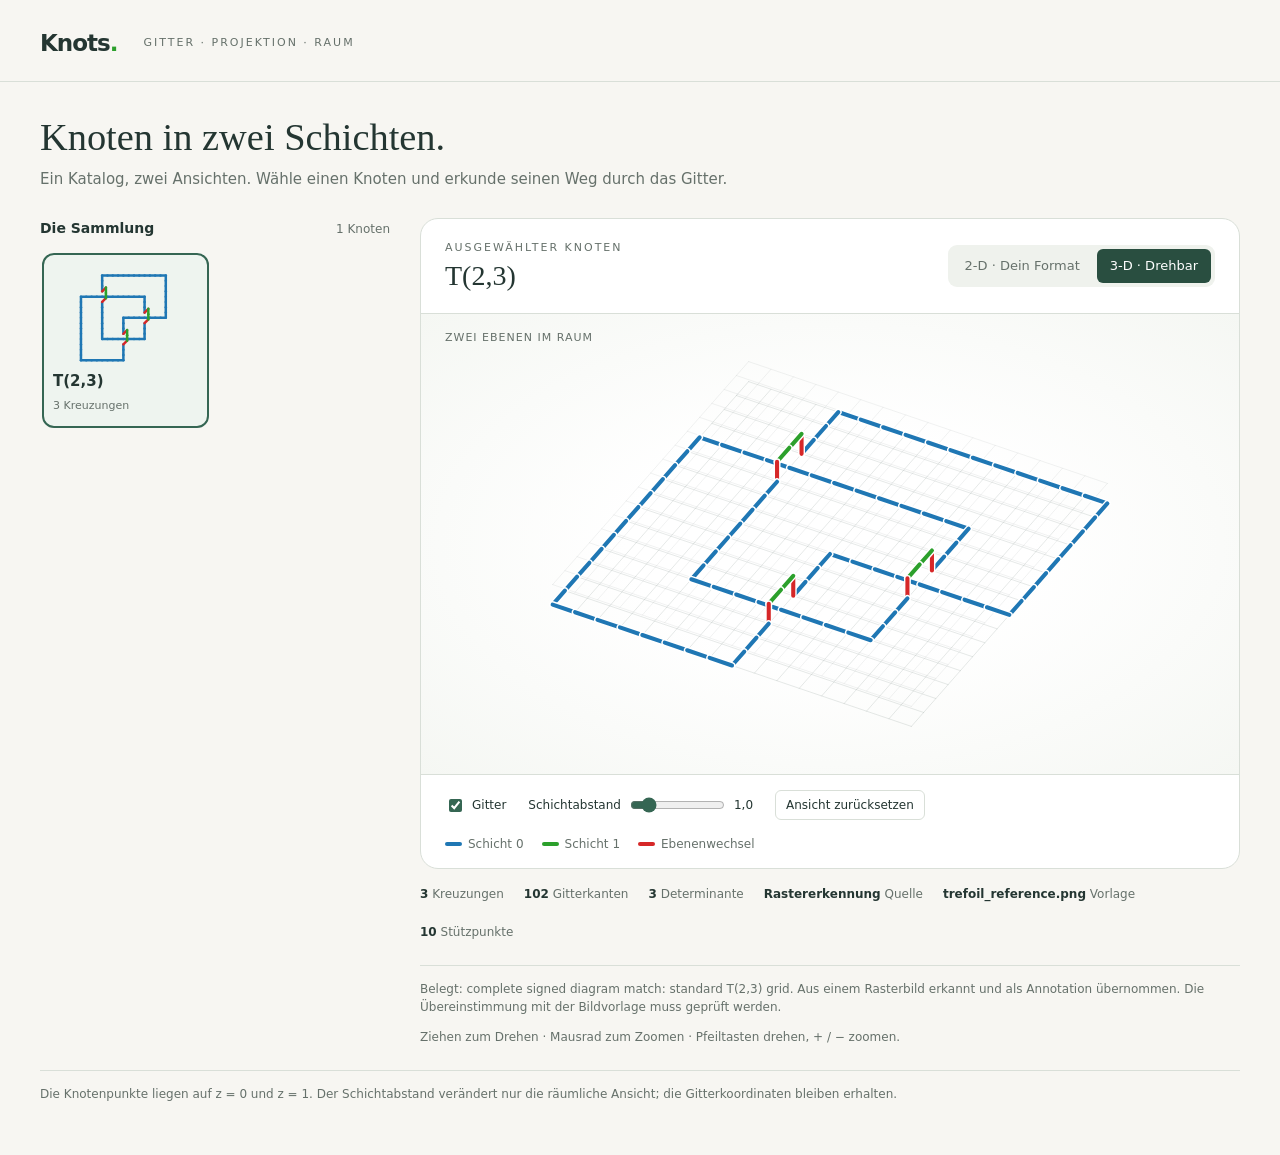
<file: examples/raster_trace/index.html>
<!doctype html>
<!-- Internal export template. Open examples/knot_gallery.html for the gallery. -->
<html lang="de">
<head>
<meta charset="utf-8">
<meta name="viewport" content="width=device-width,initial-scale=1">
<title>Knots · Knoten in zwei Schichten</title>
<style>
:root { color-scheme: light; --paper:#f7f6f2; --ink:#243632; --muted:#66716b; --line:#d9dfd8; --blue:#1f77b4; --green:#2ca02c; --red:#d62728; }
* { box-sizing:border-box; }
[hidden] { display:none !important; }
body { margin:0; background:var(--paper); color:var(--ink); font:15px/1.5 system-ui,sans-serif; }
header { padding:26px 40px 20px; border-bottom:1px solid var(--line); display:flex; align-items:center; gap:26px; }
.brand { font-size:23px; font-weight:750; letter-spacing:-1px; }
.brand span { color:var(--green); }
.eyebrow { text-transform:uppercase; font-size:11px; letter-spacing:2px; color:var(--muted); }
main { max-width:1560px; margin:auto; padding:32px 40px 40px; }
h1 { font:400 clamp(28px,3vw,42px)/1.2 Georgia,serif; margin:0 0 8px; }
.intro { margin:0 0 28px; color:var(--muted); }
.layout { display:grid; grid-template-columns:350px minmax(0,1fr); gap:30px; align-items:start; }
.list-heading { display:flex; justify-content:space-between; align-items:center; margin-bottom:12px; }
h2 { font-size:14px; margin:0; font-weight:650; }
#count { color:var(--muted); font-size:12px; }
#knots { display:grid; grid-template-columns:repeat(2,minmax(0,1fr)); gap:10px; max-height:690px; overflow:auto; padding:2px 5px 6px 2px; }
button,input { font:inherit; }
button { cursor:pointer; }
button:disabled { cursor:default; opacity:0.65; }
.knot-card { background:#fff; border:1px solid var(--line); border-radius:12px; padding:8px 10px 12px; text-align:left; color:var(--ink); text-decoration:none; }
.knot-card:hover { border-color:#7a9388; }
.knot-card[aria-pressed=true] { border:2px solid #356653; padding:7px 9px 11px; background:#eef4ef; }
button:focus-visible,input:focus-visible,canvas:focus-visible { outline:3px solid #b68b36; outline-offset:3px; }
.knot-card canvas { width:100%; height:108px; display:block; pointer-events:none; }
.knot-card svg { width:100%; height:108px; display:block; }
#static-preview { height:100%; padding:30px; }
#static-preview svg { width:100%; height:100%; }
#static-catalog { margin-top:20px; }
#static-catalog section { border-top:1px solid var(--line); padding:12px 0; scroll-margin-top:16px; }
#static-catalog h3 { font-size:15px; margin:4px 0 12px; }
#static-catalog svg { width:100%; height:300px; }
#gallery-status { margin:0 0 20px; padding:12px 16px; background:#edf2eb; border-radius:8px; }
.knot-name { display:block; font-weight:650; }
.knot-caption { color:var(--muted); font-size:11px; }
.viewer { background:#fff; border:1px solid var(--line); border-radius:18px; overflow:hidden; }
.viewer-head { padding:21px 24px; display:flex; flex-wrap:wrap; justify-content:space-between; align-items:center; gap:12px; border-bottom:1px solid var(--line); }
#selected-name { font:400 28px/1.2 Georgia,serif; margin:2px 0 0; }
.modes { display:flex; gap:4px; border-radius:9px; background:#eff2ed; padding:4px; }
.modes button { border:0; border-radius:6px; background:transparent; padding:7px 13px; color:var(--muted); font-size:13px; }
.modes button[aria-pressed=true] { background:#294e40; color:white; }
.stage { height:460px; position:relative; background:radial-gradient(ellipse at center,#fff 35%,#f5f7f3); }
#scene { display:block; width:100%; height:100%; touch-action:none; cursor:grab; }
#scene:active { cursor:grabbing; }
.stage-tag { position:absolute; left:24px; top:16px; color:var(--muted); font-size:11px; letter-spacing:1px; pointer-events:none; }
.toolbar { display:flex; flex-wrap:wrap; gap:12px 22px; padding:15px 24px; align-items:center; border-top:1px solid var(--line); font-size:12px; }
.toolbar label { display:flex; align-items:center; gap:7px; }
.toolbar input[type=range] { width:95px; accent-color:#356653; }
.toolbar input[type=checkbox] { accent-color:#356653; }
.toolbar button { border:1px solid var(--line); background:white; border-radius:6px; padding:5px 10px; color:var(--ink); }
.legend { display:flex; flex-wrap:wrap; gap:18px; padding:0 24px 15px; color:var(--muted); font-size:12px; }
.legend span { display:flex; align-items:center; gap:6px; }
.swatch { width:17px; height:4px; border-radius:3px; background:var(--color); }
.details { display:flex; flex-wrap:wrap; gap:20px; margin-top:16px; color:var(--muted); font-size:12px; }
.details strong { color:var(--ink); font-weight:600; }
#help { margin:10px 0 0; font-size:12px; color:var(--muted); }
.note { margin-top:24px; padding-top:14px; border-top:1px solid var(--line); color:var(--muted); font-size:12px; }
@media(max-width:900px) { header {padding:20px;} main {padding:24px 20px;} .layout {grid-template-columns:240px minmax(0,1fr);gap:18px;} #knots {grid-template-columns:1fr;} .stage {height:410px;} }
@media(max-width:620px) { header {gap:16px;} .layout {display:flex;flex-direction:column;} .catalog {width:100%;} #knots {display:flex;max-height:none;overflow-x:auto;} .knot-card {min-width:130px;} .knot-card canvas {height:85px;} .detail {width:100%;} .stage {height:350px;} .viewer-head {padding:16px;} .toolbar {padding:14px 16px;} .legend {padding-left:16px;} }
</style>
</head>
<body>
<header><div class="brand">Knots<span>.</span></div><div class="eyebrow">Gitter · Projektion · Raum</div></header>
<main>
<h1>Knoten in zwei Schichten.</h1>
<p class="intro">Ein Katalog, zwei Ansichten. Wähle einen Knoten und erkunde seinen Weg durch das Gitter.</p>
<p id="gallery-status" role="status">Die 2-D-Vorschauen sind bereit. Falls die interaktive Ansicht nicht startet, öffne diese Datei in einem Browser mit aktiviertem JavaScript.</p>
<div class="layout">
<section class="catalog" aria-label="Knotenkatalog">
<div class="list-heading"><h2>Die Sammlung</h2><span id="count">1 Knoten</span></div>
<div id="knots"><a class="knot-card" href="#static-knot-0" aria-label="T(2,3) auswählen"><svg xmlns="http://www.w3.org/2000/svg" viewBox="-4.5 -16.5 17.0 17.0" role="img" aria-label="T(2,3)"><g transform="translate(0 -16.0) scale(1 -1)" fill="none" stroke-linecap="round" stroke-width="0.08"><line x1="0.0" y1="0.0" x2="1.0" y2="0.0" stroke="#1f77b4"/><line x1="1.0" y1="0.0" x2="2.0" y2="0.0" stroke="#1f77b4"/><line x1="2.0" y1="0.0" x2="3.0" y2="0.0" stroke="#1f77b4"/><line x1="3.0" y1="0.0" x2="4.0" y2="0.0" stroke="#1f77b4"/><line x1="4.0" y1="0.0" x2="5.0" y2="0.0" stroke="#1f77b4"/><line x1="5.0" y1="0.0" x2="6.0" y2="0.0" stroke="#1f77b4"/><line x1="6.0" y1="0.0" x2="7.0" y2="0.0" stroke="#1f77b4"/><line x1="7.0" y1="0.0" x2="8.0" y2="0.0" stroke="#1f77b4"/><line x1="8.0" y1="0.0" x2="9.0" y2="0.0" stroke="#1f77b4"/><line x1="9.0" y1="0.0" x2="10.0" y2="0.0" stroke="#1f77b4"/><line x1="10.0" y1="0.0" x2="11.0" y2="0.0" stroke="#1f77b4"/><line x1="11.0" y1="0.0" x2="12.0" y2="0.0" stroke="#1f77b4"/><line x1="12.0" y1="0.0" x2="12.0" y2="-1.0" stroke="#1f77b4"/><line x1="12.0" y1="-1.0" x2="12.0" y2="-2.0" stroke="#1f77b4"/><line x1="12.0" y1="-2.0" x2="12.0" y2="-3.0" stroke="#1f77b4"/><line x1="12.0" y1="-3.0" x2="12.0" y2="-4.0" stroke="#1f77b4"/><line x1="12.0" y1="-4.0" x2="12.0" y2="-5.0" stroke="#1f77b4"/><line x1="12.0" y1="-5.0" x2="12.0" y2="-6.0" stroke="#1f77b4"/><line x1="12.0" y1="-6.0" x2="12.0" y2="-7.0" stroke="#1f77b4"/><line x1="12.0" y1="-7.0" x2="12.0" y2="-8.0" stroke="#1f77b4"/><line x1="12.0" y1="-8.0" x2="11.0" y2="-8.0" stroke="#1f77b4"/><line x1="11.0" y1="-8.0" x2="10.0" y2="-8.0" stroke="#1f77b4"/><line x1="10.0" y1="-8.0" x2="9.0" y2="-8.0" stroke="#1f77b4"/><line x1="9.0" y1="-8.0" x2="8.0" y2="-8.0" stroke="#1f77b4"/><line x1="8.0" y1="-8.0" x2="7.0" y2="-8.0" stroke="#1f77b4"/><line x1="7.0" y1="-8.0" x2="6.0" y2="-8.0" stroke="#1f77b4"/><line x1="6.0" y1="-8.0" x2="5.0" y2="-8.0" stroke="#1f77b4"/><line x1="5.0" y1="-8.0" x2="4.0" y2="-8.0" stroke="#1f77b4"/><line x1="4.0" y1="-8.0" x2="4.0" y2="-9.0" stroke="#1f77b4"/><line x1="4.0" y1="-9.0" x2="4.0" y2="-10.0" stroke="#1f77b4"/><line x1="4.0" y1="-10.0" x2="4.0" y2="-11.0" stroke="#1f77b4"/><line x1="4.0" y1="-11.0" x2="4.707106781186548" y2="-10.292893218813452" stroke="#d62728"/><line x1="4.707106781186548" y1="-10.292893218813452" x2="4.707106781186548" y2="-11.292893218813452" stroke="#2ca02c"/><line x1="4.707106781186548" y1="-11.292893218813452" x2="4.707106781186548" y2="-12.292893218813452" stroke="#2ca02c"/><line x1="4.707106781186548" y1="-12.292893218813452" x2="4.0" y2="-13.0" stroke="#d62728"/><line x1="4.0" y1="-13.0" x2="4.0" y2="-14.0" stroke="#1f77b4"/><line x1="4.0" y1="-14.0" x2="4.0" y2="-15.0" stroke="#1f77b4"/><line x1="4.0" y1="-15.0" x2="4.0" y2="-16.0" stroke="#1f77b4"/><line x1="4.0" y1="-16.0" x2="3.0" y2="-16.0" stroke="#1f77b4"/><line x1="3.0" y1="-16.0" x2="2.0" y2="-16.0" stroke="#1f77b4"/><line x1="2.0" y1="-16.0" x2="1.0" y2="-16.0" stroke="#1f77b4"/><line x1="1.0" y1="-16.0" x2="0.0" y2="-16.0" stroke="#1f77b4"/><line x1="0.0" y1="-16.0" x2="-1.0" y2="-16.0" stroke="#1f77b4"/><line x1="-1.0" y1="-16.0" x2="-2.0" y2="-16.0" stroke="#1f77b4"/><line x1="-2.0" y1="-16.0" x2="-3.0" y2="-16.0" stroke="#1f77b4"/><line x1="-3.0" y1="-16.0" x2="-4.0" y2="-16.0" stroke="#1f77b4"/><line x1="-4.0" y1="-16.0" x2="-4.0" y2="-15.0" stroke="#1f77b4"/><line x1="-4.0" y1="-15.0" x2="-4.0" y2="-14.0" stroke="#1f77b4"/><line x1="-4.0" y1="-14.0" x2="-4.0" y2="-13.0" stroke="#1f77b4"/><line x1="-4.0" y1="-13.0" x2="-4.0" y2="-12.0" stroke="#1f77b4"/><line x1="-4.0" y1="-12.0" x2="-4.0" y2="-11.0" stroke="#1f77b4"/><line x1="-4.0" y1="-11.0" x2="-4.0" y2="-10.0" stroke="#1f77b4"/><line x1="-4.0" y1="-10.0" x2="-4.0" y2="-9.0" stroke="#1f77b4"/><line x1="-4.0" y1="-9.0" x2="-4.0" y2="-8.0" stroke="#1f77b4"/><line x1="-4.0" y1="-8.0" x2="-4.0" y2="-7.0" stroke="#1f77b4"/><line x1="-4.0" y1="-7.0" x2="-4.0" y2="-6.0" stroke="#1f77b4"/><line x1="-4.0" y1="-6.0" x2="-4.0" y2="-5.0" stroke="#1f77b4"/><line x1="-4.0" y1="-5.0" x2="-4.0" y2="-4.0" stroke="#1f77b4"/><line x1="-4.0" y1="-4.0" x2="-3.0" y2="-4.0" stroke="#1f77b4"/><line x1="-3.0" y1="-4.0" x2="-2.0" y2="-4.0" stroke="#1f77b4"/><line x1="-2.0" y1="-4.0" x2="-1.0" y2="-4.0" stroke="#1f77b4"/><line x1="-1.0" y1="-4.0" x2="0.0" y2="-4.0" stroke="#1f77b4"/><line x1="0.0" y1="-4.0" x2="1.0" y2="-4.0" stroke="#1f77b4"/><line x1="1.0" y1="-4.0" x2="2.0" y2="-4.0" stroke="#1f77b4"/><line x1="2.0" y1="-4.0" x2="3.0" y2="-4.0" stroke="#1f77b4"/><line x1="3.0" y1="-4.0" x2="4.0" y2="-4.0" stroke="#1f77b4"/><line x1="4.0" y1="-4.0" x2="5.0" y2="-4.0" stroke="#1f77b4"/><line x1="5.0" y1="-4.0" x2="6.0" y2="-4.0" stroke="#1f77b4"/><line x1="6.0" y1="-4.0" x2="7.0" y2="-4.0" stroke="#1f77b4"/><line x1="7.0" y1="-4.0" x2="8.0" y2="-4.0" stroke="#1f77b4"/><line x1="8.0" y1="-4.0" x2="8.0" y2="-5.0" stroke="#1f77b4"/><line x1="8.0" y1="-5.0" x2="8.0" y2="-6.0" stroke="#1f77b4"/><line x1="8.0" y1="-6.0" x2="8.0" y2="-7.0" stroke="#1f77b4"/><line x1="8.0" y1="-7.0" x2="8.707106781186548" y2="-6.292893218813452" stroke="#d62728"/><line x1="8.707106781186548" y1="-6.292893218813452" x2="8.707106781186548" y2="-7.292893218813452" stroke="#2ca02c"/><line x1="8.707106781186548" y1="-7.292893218813452" x2="8.707106781186548" y2="-8.292893218813452" stroke="#2ca02c"/><line x1="8.707106781186548" y1="-8.292893218813452" x2="8.0" y2="-9.0" stroke="#d62728"/><line x1="8.0" y1="-9.0" x2="8.0" y2="-10.0" stroke="#1f77b4"/><line x1="8.0" y1="-10.0" x2="8.0" y2="-11.0" stroke="#1f77b4"/><line x1="8.0" y1="-11.0" x2="8.0" y2="-12.0" stroke="#1f77b4"/><line x1="8.0" y1="-12.0" x2="7.0" y2="-12.0" stroke="#1f77b4"/><line x1="7.0" y1="-12.0" x2="6.0" y2="-12.0" stroke="#1f77b4"/><line x1="6.0" y1="-12.0" x2="5.0" y2="-12.0" stroke="#1f77b4"/><line x1="5.0" y1="-12.0" x2="4.0" y2="-12.0" stroke="#1f77b4"/><line x1="4.0" y1="-12.0" x2="3.0" y2="-12.0" stroke="#1f77b4"/><line x1="3.0" y1="-12.0" x2="2.0" y2="-12.0" stroke="#1f77b4"/><line x1="2.0" y1="-12.0" x2="1.0" y2="-12.0" stroke="#1f77b4"/><line x1="1.0" y1="-12.0" x2="0.0" y2="-12.0" stroke="#1f77b4"/><line x1="0.0" y1="-12.0" x2="0.0" y2="-11.0" stroke="#1f77b4"/><line x1="0.0" y1="-11.0" x2="0.0" y2="-10.0" stroke="#1f77b4"/><line x1="0.0" y1="-10.0" x2="0.0" y2="-9.0" stroke="#1f77b4"/><line x1="0.0" y1="-9.0" x2="0.0" y2="-8.0" stroke="#1f77b4"/><line x1="0.0" y1="-8.0" x2="0.0" y2="-7.0" stroke="#1f77b4"/><line x1="0.0" y1="-7.0" x2="0.0" y2="-6.0" stroke="#1f77b4"/><line x1="0.0" y1="-6.0" x2="0.0" y2="-5.0" stroke="#1f77b4"/><line x1="0.0" y1="-5.0" x2="0.7071067811865476" y2="-4.292893218813452" stroke="#d62728"/><line x1="0.7071067811865476" y1="-4.292893218813452" x2="0.7071067811865476" y2="-3.2928932188134525" stroke="#2ca02c"/><line x1="0.7071067811865476" y1="-3.2928932188134525" x2="0.7071067811865476" y2="-2.2928932188134525" stroke="#2ca02c"/><line x1="0.7071067811865476" y1="-2.2928932188134525" x2="0.0" y2="-3.0" stroke="#d62728"/><line x1="0.0" y1="-3.0" x2="0.0" y2="-2.0" stroke="#1f77b4"/><line x1="0.0" y1="-2.0" x2="0.0" y2="-1.0" stroke="#1f77b4"/><line x1="0.0" y1="-1.0" x2="0.0" y2="0.0" stroke="#1f77b4"/></g></svg><span class="knot-name">T(2,3)</span><span class="knot-caption">3 Kreuzungen</span></a></div>
</section>
<section class="detail" aria-label="Ausgewählter Knoten">
<div class="viewer">
<div class="viewer-head"><div><div class="eyebrow">Ausgewählter Knoten</div><h2 id="selected-name">T(2,3)</h2></div>
<div class="modes" role="group" aria-label="Darstellung"><button id="mode-2d" disabled aria-pressed="true">2-D · Dein Format</button><button id="mode-3d" disabled aria-pressed="false">3-D · Drehbar</button></div></div>
<div class="stage"><div class="stage-tag" id="stage-label"></div><div id="static-preview"><svg xmlns="http://www.w3.org/2000/svg" viewBox="-4.5 -16.5 17.0 17.0" role="img" aria-label="T(2,3)"><g transform="translate(0 -16.0) scale(1 -1)" fill="none" stroke-linecap="round" stroke-width="0.08"><line x1="0.0" y1="0.0" x2="1.0" y2="0.0" stroke="#1f77b4"/><line x1="1.0" y1="0.0" x2="2.0" y2="0.0" stroke="#1f77b4"/><line x1="2.0" y1="0.0" x2="3.0" y2="0.0" stroke="#1f77b4"/><line x1="3.0" y1="0.0" x2="4.0" y2="0.0" stroke="#1f77b4"/><line x1="4.0" y1="0.0" x2="5.0" y2="0.0" stroke="#1f77b4"/><line x1="5.0" y1="0.0" x2="6.0" y2="0.0" stroke="#1f77b4"/><line x1="6.0" y1="0.0" x2="7.0" y2="0.0" stroke="#1f77b4"/><line x1="7.0" y1="0.0" x2="8.0" y2="0.0" stroke="#1f77b4"/><line x1="8.0" y1="0.0" x2="9.0" y2="0.0" stroke="#1f77b4"/><line x1="9.0" y1="0.0" x2="10.0" y2="0.0" stroke="#1f77b4"/><line x1="10.0" y1="0.0" x2="11.0" y2="0.0" stroke="#1f77b4"/><line x1="11.0" y1="0.0" x2="12.0" y2="0.0" stroke="#1f77b4"/><line x1="12.0" y1="0.0" x2="12.0" y2="-1.0" stroke="#1f77b4"/><line x1="12.0" y1="-1.0" x2="12.0" y2="-2.0" stroke="#1f77b4"/><line x1="12.0" y1="-2.0" x2="12.0" y2="-3.0" stroke="#1f77b4"/><line x1="12.0" y1="-3.0" x2="12.0" y2="-4.0" stroke="#1f77b4"/><line x1="12.0" y1="-4.0" x2="12.0" y2="-5.0" stroke="#1f77b4"/><line x1="12.0" y1="-5.0" x2="12.0" y2="-6.0" stroke="#1f77b4"/><line x1="12.0" y1="-6.0" x2="12.0" y2="-7.0" stroke="#1f77b4"/><line x1="12.0" y1="-7.0" x2="12.0" y2="-8.0" stroke="#1f77b4"/><line x1="12.0" y1="-8.0" x2="11.0" y2="-8.0" stroke="#1f77b4"/><line x1="11.0" y1="-8.0" x2="10.0" y2="-8.0" stroke="#1f77b4"/><line x1="10.0" y1="-8.0" x2="9.0" y2="-8.0" stroke="#1f77b4"/><line x1="9.0" y1="-8.0" x2="8.0" y2="-8.0" stroke="#1f77b4"/><line x1="8.0" y1="-8.0" x2="7.0" y2="-8.0" stroke="#1f77b4"/><line x1="7.0" y1="-8.0" x2="6.0" y2="-8.0" stroke="#1f77b4"/><line x1="6.0" y1="-8.0" x2="5.0" y2="-8.0" stroke="#1f77b4"/><line x1="5.0" y1="-8.0" x2="4.0" y2="-8.0" stroke="#1f77b4"/><line x1="4.0" y1="-8.0" x2="4.0" y2="-9.0" stroke="#1f77b4"/><line x1="4.0" y1="-9.0" x2="4.0" y2="-10.0" stroke="#1f77b4"/><line x1="4.0" y1="-10.0" x2="4.0" y2="-11.0" stroke="#1f77b4"/><line x1="4.0" y1="-11.0" x2="4.707106781186548" y2="-10.292893218813452" stroke="#d62728"/><line x1="4.707106781186548" y1="-10.292893218813452" x2="4.707106781186548" y2="-11.292893218813452" stroke="#2ca02c"/><line x1="4.707106781186548" y1="-11.292893218813452" x2="4.707106781186548" y2="-12.292893218813452" stroke="#2ca02c"/><line x1="4.707106781186548" y1="-12.292893218813452" x2="4.0" y2="-13.0" stroke="#d62728"/><line x1="4.0" y1="-13.0" x2="4.0" y2="-14.0" stroke="#1f77b4"/><line x1="4.0" y1="-14.0" x2="4.0" y2="-15.0" stroke="#1f77b4"/><line x1="4.0" y1="-15.0" x2="4.0" y2="-16.0" stroke="#1f77b4"/><line x1="4.0" y1="-16.0" x2="3.0" y2="-16.0" stroke="#1f77b4"/><line x1="3.0" y1="-16.0" x2="2.0" y2="-16.0" stroke="#1f77b4"/><line x1="2.0" y1="-16.0" x2="1.0" y2="-16.0" stroke="#1f77b4"/><line x1="1.0" y1="-16.0" x2="0.0" y2="-16.0" stroke="#1f77b4"/><line x1="0.0" y1="-16.0" x2="-1.0" y2="-16.0" stroke="#1f77b4"/><line x1="-1.0" y1="-16.0" x2="-2.0" y2="-16.0" stroke="#1f77b4"/><line x1="-2.0" y1="-16.0" x2="-3.0" y2="-16.0" stroke="#1f77b4"/><line x1="-3.0" y1="-16.0" x2="-4.0" y2="-16.0" stroke="#1f77b4"/><line x1="-4.0" y1="-16.0" x2="-4.0" y2="-15.0" stroke="#1f77b4"/><line x1="-4.0" y1="-15.0" x2="-4.0" y2="-14.0" stroke="#1f77b4"/><line x1="-4.0" y1="-14.0" x2="-4.0" y2="-13.0" stroke="#1f77b4"/><line x1="-4.0" y1="-13.0" x2="-4.0" y2="-12.0" stroke="#1f77b4"/><line x1="-4.0" y1="-12.0" x2="-4.0" y2="-11.0" stroke="#1f77b4"/><line x1="-4.0" y1="-11.0" x2="-4.0" y2="-10.0" stroke="#1f77b4"/><line x1="-4.0" y1="-10.0" x2="-4.0" y2="-9.0" stroke="#1f77b4"/><line x1="-4.0" y1="-9.0" x2="-4.0" y2="-8.0" stroke="#1f77b4"/><line x1="-4.0" y1="-8.0" x2="-4.0" y2="-7.0" stroke="#1f77b4"/><line x1="-4.0" y1="-7.0" x2="-4.0" y2="-6.0" stroke="#1f77b4"/><line x1="-4.0" y1="-6.0" x2="-4.0" y2="-5.0" stroke="#1f77b4"/><line x1="-4.0" y1="-5.0" x2="-4.0" y2="-4.0" stroke="#1f77b4"/><line x1="-4.0" y1="-4.0" x2="-3.0" y2="-4.0" stroke="#1f77b4"/><line x1="-3.0" y1="-4.0" x2="-2.0" y2="-4.0" stroke="#1f77b4"/><line x1="-2.0" y1="-4.0" x2="-1.0" y2="-4.0" stroke="#1f77b4"/><line x1="-1.0" y1="-4.0" x2="0.0" y2="-4.0" stroke="#1f77b4"/><line x1="0.0" y1="-4.0" x2="1.0" y2="-4.0" stroke="#1f77b4"/><line x1="1.0" y1="-4.0" x2="2.0" y2="-4.0" stroke="#1f77b4"/><line x1="2.0" y1="-4.0" x2="3.0" y2="-4.0" stroke="#1f77b4"/><line x1="3.0" y1="-4.0" x2="4.0" y2="-4.0" stroke="#1f77b4"/><line x1="4.0" y1="-4.0" x2="5.0" y2="-4.0" stroke="#1f77b4"/><line x1="5.0" y1="-4.0" x2="6.0" y2="-4.0" stroke="#1f77b4"/><line x1="6.0" y1="-4.0" x2="7.0" y2="-4.0" stroke="#1f77b4"/><line x1="7.0" y1="-4.0" x2="8.0" y2="-4.0" stroke="#1f77b4"/><line x1="8.0" y1="-4.0" x2="8.0" y2="-5.0" stroke="#1f77b4"/><line x1="8.0" y1="-5.0" x2="8.0" y2="-6.0" stroke="#1f77b4"/><line x1="8.0" y1="-6.0" x2="8.0" y2="-7.0" stroke="#1f77b4"/><line x1="8.0" y1="-7.0" x2="8.707106781186548" y2="-6.292893218813452" stroke="#d62728"/><line x1="8.707106781186548" y1="-6.292893218813452" x2="8.707106781186548" y2="-7.292893218813452" stroke="#2ca02c"/><line x1="8.707106781186548" y1="-7.292893218813452" x2="8.707106781186548" y2="-8.292893218813452" stroke="#2ca02c"/><line x1="8.707106781186548" y1="-8.292893218813452" x2="8.0" y2="-9.0" stroke="#d62728"/><line x1="8.0" y1="-9.0" x2="8.0" y2="-10.0" stroke="#1f77b4"/><line x1="8.0" y1="-10.0" x2="8.0" y2="-11.0" stroke="#1f77b4"/><line x1="8.0" y1="-11.0" x2="8.0" y2="-12.0" stroke="#1f77b4"/><line x1="8.0" y1="-12.0" x2="7.0" y2="-12.0" stroke="#1f77b4"/><line x1="7.0" y1="-12.0" x2="6.0" y2="-12.0" stroke="#1f77b4"/><line x1="6.0" y1="-12.0" x2="5.0" y2="-12.0" stroke="#1f77b4"/><line x1="5.0" y1="-12.0" x2="4.0" y2="-12.0" stroke="#1f77b4"/><line x1="4.0" y1="-12.0" x2="3.0" y2="-12.0" stroke="#1f77b4"/><line x1="3.0" y1="-12.0" x2="2.0" y2="-12.0" stroke="#1f77b4"/><line x1="2.0" y1="-12.0" x2="1.0" y2="-12.0" stroke="#1f77b4"/><line x1="1.0" y1="-12.0" x2="0.0" y2="-12.0" stroke="#1f77b4"/><line x1="0.0" y1="-12.0" x2="0.0" y2="-11.0" stroke="#1f77b4"/><line x1="0.0" y1="-11.0" x2="0.0" y2="-10.0" stroke="#1f77b4"/><line x1="0.0" y1="-10.0" x2="0.0" y2="-9.0" stroke="#1f77b4"/><line x1="0.0" y1="-9.0" x2="0.0" y2="-8.0" stroke="#1f77b4"/><line x1="0.0" y1="-8.0" x2="0.0" y2="-7.0" stroke="#1f77b4"/><line x1="0.0" y1="-7.0" x2="0.0" y2="-6.0" stroke="#1f77b4"/><line x1="0.0" y1="-6.0" x2="0.0" y2="-5.0" stroke="#1f77b4"/><line x1="0.0" y1="-5.0" x2="0.7071067811865476" y2="-4.292893218813452" stroke="#d62728"/><line x1="0.7071067811865476" y1="-4.292893218813452" x2="0.7071067811865476" y2="-3.2928932188134525" stroke="#2ca02c"/><line x1="0.7071067811865476" y1="-3.2928932188134525" x2="0.7071067811865476" y2="-2.2928932188134525" stroke="#2ca02c"/><line x1="0.7071067811865476" y1="-2.2928932188134525" x2="0.0" y2="-3.0" stroke="#d62728"/><line x1="0.0" y1="-3.0" x2="0.0" y2="-2.0" stroke="#1f77b4"/><line x1="0.0" y1="-2.0" x2="0.0" y2="-1.0" stroke="#1f77b4"/><line x1="0.0" y1="-1.0" x2="0.0" y2="0.0" stroke="#1f77b4"/></g></svg></div><canvas id="scene" hidden tabindex="0" aria-label="Drehbare Knotendarstellung"></canvas></div>
<div class="toolbar">
<div class="modes" id="version-control" role="group" aria-label="Original oder optimiert" hidden><button id="version-original" disabled aria-pressed="false">Original</button><button id="version-best" disabled aria-pressed="true">Beste gefunden</button></div>
<label><input id="grid" disabled type="checkbox" checked> Gitter</label>
<label id="gap-control">Schichtabstand <input id="gap" disabled type="range" min="0.5" max="4" value="1" step="0.1"><output id="gap-value">1,0</output></label>
<button id="reset" disabled>Ansicht zurücksetzen</button>
</div>
<div class="legend"><span><i class="swatch" style="--color:var(--blue)"></i>Schicht 0</span><span><i class="swatch" style="--color:var(--green)"></i>Schicht 1</span><span><i class="swatch" style="--color:var(--red)"></i>Ebenenwechsel</span></div>
</div>
<div class="details" id="details" aria-live="polite"></div>
<p id="classification-evidence" class="note" hidden></p>
<p id="help"></p>
<div id="static-catalog"><section id="static-knot-0"><h3>T(2,3)</h3><svg xmlns="http://www.w3.org/2000/svg" viewBox="-4.5 -16.5 17.0 17.0" role="img" aria-label="T(2,3)"><g transform="translate(0 -16.0) scale(1 -1)" fill="none" stroke-linecap="round" stroke-width="0.08"><line x1="0.0" y1="0.0" x2="1.0" y2="0.0" stroke="#1f77b4"/><line x1="1.0" y1="0.0" x2="2.0" y2="0.0" stroke="#1f77b4"/><line x1="2.0" y1="0.0" x2="3.0" y2="0.0" stroke="#1f77b4"/><line x1="3.0" y1="0.0" x2="4.0" y2="0.0" stroke="#1f77b4"/><line x1="4.0" y1="0.0" x2="5.0" y2="0.0" stroke="#1f77b4"/><line x1="5.0" y1="0.0" x2="6.0" y2="0.0" stroke="#1f77b4"/><line x1="6.0" y1="0.0" x2="7.0" y2="0.0" stroke="#1f77b4"/><line x1="7.0" y1="0.0" x2="8.0" y2="0.0" stroke="#1f77b4"/><line x1="8.0" y1="0.0" x2="9.0" y2="0.0" stroke="#1f77b4"/><line x1="9.0" y1="0.0" x2="10.0" y2="0.0" stroke="#1f77b4"/><line x1="10.0" y1="0.0" x2="11.0" y2="0.0" stroke="#1f77b4"/><line x1="11.0" y1="0.0" x2="12.0" y2="0.0" stroke="#1f77b4"/><line x1="12.0" y1="0.0" x2="12.0" y2="-1.0" stroke="#1f77b4"/><line x1="12.0" y1="-1.0" x2="12.0" y2="-2.0" stroke="#1f77b4"/><line x1="12.0" y1="-2.0" x2="12.0" y2="-3.0" stroke="#1f77b4"/><line x1="12.0" y1="-3.0" x2="12.0" y2="-4.0" stroke="#1f77b4"/><line x1="12.0" y1="-4.0" x2="12.0" y2="-5.0" stroke="#1f77b4"/><line x1="12.0" y1="-5.0" x2="12.0" y2="-6.0" stroke="#1f77b4"/><line x1="12.0" y1="-6.0" x2="12.0" y2="-7.0" stroke="#1f77b4"/><line x1="12.0" y1="-7.0" x2="12.0" y2="-8.0" stroke="#1f77b4"/><line x1="12.0" y1="-8.0" x2="11.0" y2="-8.0" stroke="#1f77b4"/><line x1="11.0" y1="-8.0" x2="10.0" y2="-8.0" stroke="#1f77b4"/><line x1="10.0" y1="-8.0" x2="9.0" y2="-8.0" stroke="#1f77b4"/><line x1="9.0" y1="-8.0" x2="8.0" y2="-8.0" stroke="#1f77b4"/><line x1="8.0" y1="-8.0" x2="7.0" y2="-8.0" stroke="#1f77b4"/><line x1="7.0" y1="-8.0" x2="6.0" y2="-8.0" stroke="#1f77b4"/><line x1="6.0" y1="-8.0" x2="5.0" y2="-8.0" stroke="#1f77b4"/><line x1="5.0" y1="-8.0" x2="4.0" y2="-8.0" stroke="#1f77b4"/><line x1="4.0" y1="-8.0" x2="4.0" y2="-9.0" stroke="#1f77b4"/><line x1="4.0" y1="-9.0" x2="4.0" y2="-10.0" stroke="#1f77b4"/><line x1="4.0" y1="-10.0" x2="4.0" y2="-11.0" stroke="#1f77b4"/><line x1="4.0" y1="-11.0" x2="4.707106781186548" y2="-10.292893218813452" stroke="#d62728"/><line x1="4.707106781186548" y1="-10.292893218813452" x2="4.707106781186548" y2="-11.292893218813452" stroke="#2ca02c"/><line x1="4.707106781186548" y1="-11.292893218813452" x2="4.707106781186548" y2="-12.292893218813452" stroke="#2ca02c"/><line x1="4.707106781186548" y1="-12.292893218813452" x2="4.0" y2="-13.0" stroke="#d62728"/><line x1="4.0" y1="-13.0" x2="4.0" y2="-14.0" stroke="#1f77b4"/><line x1="4.0" y1="-14.0" x2="4.0" y2="-15.0" stroke="#1f77b4"/><line x1="4.0" y1="-15.0" x2="4.0" y2="-16.0" stroke="#1f77b4"/><line x1="4.0" y1="-16.0" x2="3.0" y2="-16.0" stroke="#1f77b4"/><line x1="3.0" y1="-16.0" x2="2.0" y2="-16.0" stroke="#1f77b4"/><line x1="2.0" y1="-16.0" x2="1.0" y2="-16.0" stroke="#1f77b4"/><line x1="1.0" y1="-16.0" x2="0.0" y2="-16.0" stroke="#1f77b4"/><line x1="0.0" y1="-16.0" x2="-1.0" y2="-16.0" stroke="#1f77b4"/><line x1="-1.0" y1="-16.0" x2="-2.0" y2="-16.0" stroke="#1f77b4"/><line x1="-2.0" y1="-16.0" x2="-3.0" y2="-16.0" stroke="#1f77b4"/><line x1="-3.0" y1="-16.0" x2="-4.0" y2="-16.0" stroke="#1f77b4"/><line x1="-4.0" y1="-16.0" x2="-4.0" y2="-15.0" stroke="#1f77b4"/><line x1="-4.0" y1="-15.0" x2="-4.0" y2="-14.0" stroke="#1f77b4"/><line x1="-4.0" y1="-14.0" x2="-4.0" y2="-13.0" stroke="#1f77b4"/><line x1="-4.0" y1="-13.0" x2="-4.0" y2="-12.0" stroke="#1f77b4"/><line x1="-4.0" y1="-12.0" x2="-4.0" y2="-11.0" stroke="#1f77b4"/><line x1="-4.0" y1="-11.0" x2="-4.0" y2="-10.0" stroke="#1f77b4"/><line x1="-4.0" y1="-10.0" x2="-4.0" y2="-9.0" stroke="#1f77b4"/><line x1="-4.0" y1="-9.0" x2="-4.0" y2="-8.0" stroke="#1f77b4"/><line x1="-4.0" y1="-8.0" x2="-4.0" y2="-7.0" stroke="#1f77b4"/><line x1="-4.0" y1="-7.0" x2="-4.0" y2="-6.0" stroke="#1f77b4"/><line x1="-4.0" y1="-6.0" x2="-4.0" y2="-5.0" stroke="#1f77b4"/><line x1="-4.0" y1="-5.0" x2="-4.0" y2="-4.0" stroke="#1f77b4"/><line x1="-4.0" y1="-4.0" x2="-3.0" y2="-4.0" stroke="#1f77b4"/><line x1="-3.0" y1="-4.0" x2="-2.0" y2="-4.0" stroke="#1f77b4"/><line x1="-2.0" y1="-4.0" x2="-1.0" y2="-4.0" stroke="#1f77b4"/><line x1="-1.0" y1="-4.0" x2="0.0" y2="-4.0" stroke="#1f77b4"/><line x1="0.0" y1="-4.0" x2="1.0" y2="-4.0" stroke="#1f77b4"/><line x1="1.0" y1="-4.0" x2="2.0" y2="-4.0" stroke="#1f77b4"/><line x1="2.0" y1="-4.0" x2="3.0" y2="-4.0" stroke="#1f77b4"/><line x1="3.0" y1="-4.0" x2="4.0" y2="-4.0" stroke="#1f77b4"/><line x1="4.0" y1="-4.0" x2="5.0" y2="-4.0" stroke="#1f77b4"/><line x1="5.0" y1="-4.0" x2="6.0" y2="-4.0" stroke="#1f77b4"/><line x1="6.0" y1="-4.0" x2="7.0" y2="-4.0" stroke="#1f77b4"/><line x1="7.0" y1="-4.0" x2="8.0" y2="-4.0" stroke="#1f77b4"/><line x1="8.0" y1="-4.0" x2="8.0" y2="-5.0" stroke="#1f77b4"/><line x1="8.0" y1="-5.0" x2="8.0" y2="-6.0" stroke="#1f77b4"/><line x1="8.0" y1="-6.0" x2="8.0" y2="-7.0" stroke="#1f77b4"/><line x1="8.0" y1="-7.0" x2="8.707106781186548" y2="-6.292893218813452" stroke="#d62728"/><line x1="8.707106781186548" y1="-6.292893218813452" x2="8.707106781186548" y2="-7.292893218813452" stroke="#2ca02c"/><line x1="8.707106781186548" y1="-7.292893218813452" x2="8.707106781186548" y2="-8.292893218813452" stroke="#2ca02c"/><line x1="8.707106781186548" y1="-8.292893218813452" x2="8.0" y2="-9.0" stroke="#d62728"/><line x1="8.0" y1="-9.0" x2="8.0" y2="-10.0" stroke="#1f77b4"/><line x1="8.0" y1="-10.0" x2="8.0" y2="-11.0" stroke="#1f77b4"/><line x1="8.0" y1="-11.0" x2="8.0" y2="-12.0" stroke="#1f77b4"/><line x1="8.0" y1="-12.0" x2="7.0" y2="-12.0" stroke="#1f77b4"/><line x1="7.0" y1="-12.0" x2="6.0" y2="-12.0" stroke="#1f77b4"/><line x1="6.0" y1="-12.0" x2="5.0" y2="-12.0" stroke="#1f77b4"/><line x1="5.0" y1="-12.0" x2="4.0" y2="-12.0" stroke="#1f77b4"/><line x1="4.0" y1="-12.0" x2="3.0" y2="-12.0" stroke="#1f77b4"/><line x1="3.0" y1="-12.0" x2="2.0" y2="-12.0" stroke="#1f77b4"/><line x1="2.0" y1="-12.0" x2="1.0" y2="-12.0" stroke="#1f77b4"/><line x1="1.0" y1="-12.0" x2="0.0" y2="-12.0" stroke="#1f77b4"/><line x1="0.0" y1="-12.0" x2="0.0" y2="-11.0" stroke="#1f77b4"/><line x1="0.0" y1="-11.0" x2="0.0" y2="-10.0" stroke="#1f77b4"/><line x1="0.0" y1="-10.0" x2="0.0" y2="-9.0" stroke="#1f77b4"/><line x1="0.0" y1="-9.0" x2="0.0" y2="-8.0" stroke="#1f77b4"/><line x1="0.0" y1="-8.0" x2="0.0" y2="-7.0" stroke="#1f77b4"/><line x1="0.0" y1="-7.0" x2="0.0" y2="-6.0" stroke="#1f77b4"/><line x1="0.0" y1="-6.0" x2="0.0" y2="-5.0" stroke="#1f77b4"/><line x1="0.0" y1="-5.0" x2="0.7071067811865476" y2="-4.292893218813452" stroke="#d62728"/><line x1="0.7071067811865476" y1="-4.292893218813452" x2="0.7071067811865476" y2="-3.2928932188134525" stroke="#2ca02c"/><line x1="0.7071067811865476" y1="-3.2928932188134525" x2="0.7071067811865476" y2="-2.2928932188134525" stroke="#2ca02c"/><line x1="0.7071067811865476" y1="-2.2928932188134525" x2="0.0" y2="-3.0" stroke="#d62728"/><line x1="0.0" y1="-3.0" x2="0.0" y2="-2.0" stroke="#1f77b4"/><line x1="0.0" y1="-2.0" x2="0.0" y2="-1.0" stroke="#1f77b4"/><line x1="0.0" y1="-1.0" x2="0.0" y2="0.0" stroke="#1f77b4"/></g></svg></section></div>
</section>
</div>
<p class="note">Die Knotenpunkte liegen auf z = 0 und z = 1. Der Schichtabstand verändert nur die räumliche Ansicht; die Gitterkoordinaten bleiben erhalten.</p>
<noscript>Bitte JavaScript aktivieren, um die Knoten auszuwählen und räumlich zu drehen.</noscript>
</main>
<script>
(() => {
  'use strict';
  const $ = id => document.getElementById(id);
  const staticCards = Array.from($('knots').children);
  const controlIds=['mode-2d','mode-3d','grid','gap','reset','version-original','version-best'];
  function showStartupError(error) {
    controlIds.forEach(id=>{$(id).disabled=true;});
    $('knots').replaceChildren(...staticCards);
    $('scene').hidden=true;
    $('static-preview').hidden=false;
    $('static-catalog').hidden=false;
    $('gallery-status').hidden=false;
    $('gallery-status').textContent='Die interaktive Ansicht konnte nicht starten: '+error.message+'. Die 2-D-Knoten bleiben unten verfügbar.';
  }
  try {
  const knots = /* KNOT_DATA_START */[{"name": "T(2,3)", "determinant": 3, "crossings": 3, "points": [[0, 0, 0], [1, 0, 0], [2, 0, 0], [3, 0, 0], [4, 0, 0], [5, 0, 0], [6, 0, 0], [7, 0, 0], [8, 0, 0], [9, 0, 0], [10, 0, 0], [11, 0, 0], [12, 0, 0], [12, -1, 0], [12, -2, 0], [12, -3, 0], [12, -4, 0], [12, -5, 0], [12, -6, 0], [12, -7, 0], [12, -8, 0], [11, -8, 0], [10, -8, 0], [9, -8, 0], [8, -8, 0], [7, -8, 0], [6, -8, 0], [5, -8, 0], [4, -8, 0], [4, -9, 0], [4, -10, 0], [4, -11, 0], [4, -11, 1], [4, -12, 1], [4, -13, 1], [4, -13, 0], [4, -14, 0], [4, -15, 0], [4, -16, 0], [3, -16, 0], [2, -16, 0], [1, -16, 0], [0, -16, 0], [-1, -16, 0], [-2, -16, 0], [-3, -16, 0], [-4, -16, 0], [-4, -15, 0], [-4, -14, 0], [-4, -13, 0], [-4, -12, 0], [-4, -11, 0], [-4, -10, 0], [-4, -9, 0], [-4, -8, 0], [-4, -7, 0], [-4, -6, 0], [-4, -5, 0], [-4, -4, 0], [-3, -4, 0], [-2, -4, 0], [-1, -4, 0], [0, -4, 0], [1, -4, 0], [2, -4, 0], [3, -4, 0], [4, -4, 0], [5, -4, 0], [6, -4, 0], [7, -4, 0], [8, -4, 0], [8, -5, 0], [8, -6, 0], [8, -7, 0], [8, -7, 1], [8, -8, 1], [8, -9, 1], [8, -9, 0], [8, -10, 0], [8, -11, 0], [8, -12, 0], [7, -12, 0], [6, -12, 0], [5, -12, 0], [4, -12, 0], [3, -12, 0], [2, -12, 0], [1, -12, 0], [0, -12, 0], [0, -11, 0], [0, -10, 0], [0, -9, 0], [0, -8, 0], [0, -7, 0], [0, -6, 0], [0, -5, 0], [0, -5, 1], [0, -4, 1], [0, -3, 1], [0, -3, 0], [0, -2, 0], [0, -1, 0], [0, 0, 0]], "metadata": {"source": "reviewed_raster_annotation", "refinement": 4, "annotation": {"schema_version": 1, "source_image": "trefoil_reference.png", "waypoints": [[3, -1], [6, -1], [6, -3], [4, -3], [4, -5], [2, -5], [2, -2], [5, -2], [5, -4], [3, -4]], "crossings": [{"coordinate": [3, -2], "over_segment": 9}, {"coordinate": [4, -4], "over_segment": 3}, {"coordinate": [5, -3], "over_segment": 7}], "editor_view": {"spacing": 72, "width": 576, "height": 504, "offset": [0, 0], "pixel_origin": [0, 0]}, "recognition": {"algorithm": "grid-sampling-v1", "threshold": 160, "foreground_pixels": 11371, "grid_edges": 24, "inferred_crossings": 3, "unresolved_crossings": 0, "grid_detection": {"algorithm": "line-bands-v1", "tested_grids": 1, "horizontal_lines": 5, "vertical_lines": 5}}}, "turtle_code": "000000000000200000002000000010030030002000000020000000000020000000000020030030002000000020000003003000", "classification": {"name": "T(2,3)", "status": "certified", "determinant": 3, "crossings": 3, "evidence": "complete signed diagram match: standard T(2,3) grid", "diagram_key": [[0, 0, -1], [1, 1, -1], [2, 0, -1], [0, 1, -1], [1, 0, -1], [2, 1, -1]]}, "global_minimality_claimed": false}}]/* KNOT_DATA_END */;
  if(!Array.isArray(knots) || !knots.length) throw new Error('Keine gültigen Knotendaten vorhanden');
  const scene = $('scene');
  const colors = ['#1f77b4', '#2ca02c', '#d62728'];
  let selected = knots.length > 1 ? 1 : 0;
  let mode = '3d', yaw = -0.5, tilt = 0.9, zoom = 1;
  let drag = null;
  let version = 'best';
  const cards = [];
  const offset = Math.SQRT2 / 2;
  const displayName=(knot,index)=>knot.name==='unknown'?'Kandidat '+String(index+1).padStart(3,'0')+' · ungeklärt':knot.name==='0_1'?'0₁ · Unknoten':knot.name;

  function bounds(points) {
    return points.reduce((b, p) => [Math.min(b[0],p[0]), Math.max(b[1],p[0]), Math.min(b[2],p[1]), Math.max(b[3],p[1])], [Infinity,-Infinity,Infinity,-Infinity]);
  }
  function setupCanvas(canvas) {
    const rect = canvas.getBoundingClientRect(), ratio = window.devicePixelRatio || 1;
    canvas.width = Math.round(rect.width * ratio);
    canvas.height = Math.round(rect.height * ratio);
    const ctx = canvas.getContext('2d');
    ctx.setTransform(ratio,0,0,ratio,0,0);
    return {ctx, width:rect.width, height:rect.height};
  }
  function draw(canvas, knot, flat, mini = false) {
    const {ctx,width,height} = setupCanvas(canvas);
    if (!width || !height) return;
    const b = bounds(knot.points), cx = (b[0]+b[1])/2, cy = (b[2]+b[3])/2;
    const gap = Number($('gap').value);
    function project(p) {
      if (flat) return [p[0]+p[2]*offset-cx-offset/2, -p[1]-p[2]*offset+cy+offset/2, p[2]];
      const x=p[0]-cx, y=p[1]-cy, z=(p[2]-0.5)*gap;
      const u=x*Math.cos(yaw)-y*Math.sin(yaw), v=x*Math.sin(yaw)+y*Math.cos(yaw);
      return [u, -v*Math.cos(tilt)-z*Math.sin(tilt), -v*Math.sin(tilt)+z*Math.cos(tilt)];
    }
    const corners=[];
    for (const x of [b[0]-0.7,b[1]+0.7]) for (const y of [b[2]-0.7,b[3]+0.7]) for (const z of [0,1]) corners.push(project([x,y,z]));
    const extent=bounds(corners);
    const scale=Math.min((width-(mini?12:75))/Math.max(1,extent[1]-extent[0]),(height-(mini?12:65))/Math.max(1,extent[3]-extent[2]))*(mini?1:zoom);
    const screen=p=>{ const q=project(p); return [width/2+q[0]*scale,height/2+q[1]*scale,q[2]]; };
    function stroke(a,b,color,lineWidth) {
      ctx.beginPath();ctx.moveTo(a[0],a[1]);ctx.lineTo(b[0],b[1]);ctx.strokeStyle=color;ctx.lineWidth=lineWidth;ctx.lineCap='round';ctx.stroke();
    }
    if (!mini && $('grid').checked) {
      // Bound grid density for large catalogs, without dropping knot edges.
      const step=Math.max(1,Math.ceil(Math.max(b[1]-b[0],b[3]-b[2])/28));
      for (const z of [0,1]) {
        const color=z===0?'rgba(60,80,72,0.16)':'rgba(60,80,72,0.09)';
        for(let x=b[0];x<=b[1];x+=step) stroke(screen([x,b[2],z]),screen([x,b[3],z]),color,0.8);
        for(let y=b[2];y<=b[3];y+=step) stroke(screen([b[0],y,z]),screen([b[1],y,z]),color,0.8);
      }
    }
    const edges=[];
    for(let i=0;i<knot.points.length-1;i++) {
      const a=knot.points[i],b=knot.points[i+1],pa=screen(a),pb=screen(b);
      edges.push({a:pa,b:pb,depth:(pa[2]+pb[2])/2,color:colors[a[2]!==b[2]?2:a[2]]});
    }
    edges.sort((a,b)=>a.depth-b.depth);
    const lineWidth=mini?2.5:Math.max(2.3,Math.min(6,scale*0.16));
    for(const edge of edges) {
      if(!mini) stroke(edge.a,edge.b,'#ffffff',lineWidth+2.8);
      stroke(edge.a,edge.b,edge.color,lineWidth);
    }
  }
  function activeKnot() {
    const knot=knots[selected];
    return version==='original' && knot.original_points
      ? {...knot, points:knot.original_points, crossings:knot.original_crossings} : knot;
  }
  function redraw() { draw(scene,activeKnot(),mode==='2d'); }
  function refreshMode() {
    $('mode-2d').setAttribute('aria-pressed',String(mode==='2d'));
    $('mode-3d').setAttribute('aria-pressed',String(mode==='3d'));
    $('gap-control').hidden=mode==='2d';
    $('gap').disabled=mode==='2d';
    $('stage-label').textContent=mode==='2d'?'VERSCHOBENE GITTERPROJEKTION':'ZWEI EBENEN IM RAUM';
    $('help').textContent=mode==='2d'?'Obere Schicht um √2 / 2 diagonal verschoben · Mausrad zum Zoomen.':'Ziehen zum Drehen · Mausrad zum Zoomen · Pfeiltasten drehen, + / − zoomen.';
    scene.setAttribute('aria-label',mode==='2d'?'Verschobene Zweischichtprojektion':'Drehbare 3-D-Ansicht; mit Pfeiltasten drehen');
    redraw();
  }
  function choose(index) {
    selected=index;
    cards.forEach((card,i)=>card.setAttribute('aria-pressed',String(i===selected)));
    const knot=knots[selected];
    $('version-control').hidden=!knot.original_points;
    $('version-original').setAttribute('aria-pressed',String(version==='original'));
    $('version-best').setAttribute('aria-pressed',String(version==='best'));
    $('selected-name').textContent=displayName(knot,selected);
    $('details').replaceChildren();
    const active=activeKnot();
    const values=[['Kreuzungen',active.crossings],['Gitterkanten',active.points.length-1],['Determinante',knot.determinant ?? 'ungeklärt']];
    if(knot.metadata) {
      const m=knot.metadata;
      const imageAnnotation=m.source==='manual_image_annotation'||m.source==='reviewed_raster_annotation';
      if(imageAnnotation) {
        values.push(['Quelle',m.source==='reviewed_raster_annotation'?'Rastererkennung':'Bild-Abzeichner'],['Vorlage',m.annotation.source_image??'ohne Bilddatei'],['Stützpunkte',m.annotation.waypoints.length]);
      } else {
        values.push(['Punkte vorher → nachher',m.point_count_before+' → '+m.point_count_after],
          ['abgesicherte Umformungen',m.moves.length],['Seed',m.provenance.candidate_seed],
          ['ästhetischer Wert',Number(version==='original'?m.aesthetic_before.total:m.aesthetic_after.total).toFixed(2)]);
      }
      $('classification-evidence').hidden=false;
      $('classification-evidence').textContent=(m.classification.status==='certified'?'Belegt: ':'Ungeklärt: ')+m.classification.evidence+
        (imageAnnotation?(m.source==='reviewed_raster_annotation'?'. Aus einem Rasterbild erkannt und als Annotation übernommen. Die Übereinstimmung mit der Bildvorlage muss geprüft werden.':'. Aus manuell gesetzten Stützpunkten und Kreuzungswahlen erzeugt. Die Übereinstimmung mit der Bildvorlage muss beim Abzeichnen geprüft werden.'):
        '. Original und Ergebnis sind durch protokollierte Umformungen äquivalent. Keine globale Minimalität; gleiche Invarianten beweisen keine Knotenäquivalenz.');
    } else $('classification-evidence').hidden=true;
    for(const [label,value] of values) {
      const span=document.createElement('span'), strong=document.createElement('strong');
      strong.textContent=String(value);span.append(strong,document.createTextNode(' '+label));$('details').append(span);
    }
    redraw();
  }
  $('count').textContent=knots.length+' Knoten';
  knots.forEach((knot,index)=>{
    const card=document.createElement('button');card.className='knot-card';card.type='button';
    card.setAttribute('aria-pressed','false');card.setAttribute('aria-label',knot.name+' auswählen');
    const canvas=document.createElement('canvas');canvas.setAttribute('aria-hidden','true');
    const name=document.createElement('span');name.className='knot-name';name.textContent=displayName(knot,index);
    const caption=document.createElement('span');caption.className='knot-caption';caption.textContent=knot.crossings+' Kreuzungen';
    card.append(canvas,name,caption);card.addEventListener('click',()=>choose(index));cards.push(card);
  });
  $('mode-2d').addEventListener('click',()=>{mode='2d';zoom=1;refreshMode();});
  $('mode-3d').addEventListener('click',()=>{mode='3d';zoom=1;refreshMode();});
  $('version-original').addEventListener('click',()=>{version='original';choose(selected);});
  $('version-best').addEventListener('click',()=>{version='best';choose(selected);});
  $('grid').addEventListener('change',redraw);
  $('gap').addEventListener('input',()=>{$('gap-value').textContent=Number($('gap').value).toFixed(1).replace('.',',');redraw();});
  $('reset').addEventListener('click',()=>{yaw=-0.5;tilt=0.9;zoom=1;$('gap').value='1';$('gap-value').textContent='1,0';redraw();});
  scene.addEventListener('pointerdown',event=>{if(mode==='3d'){drag={x:event.clientX,y:event.clientY,id:event.pointerId};scene.setPointerCapture(event.pointerId);}});
  scene.addEventListener('pointermove',event=>{
    if(!drag || drag.id!==event.pointerId)return;
    yaw+=(event.clientX-drag.x)*0.009;tilt+=(event.clientY-drag.y)*0.009;
    drag.x=event.clientX;drag.y=event.clientY;redraw();
  });
  for(const event of ['pointerup','pointercancel','lostpointercapture']) scene.addEventListener(event,()=>{drag=null;});
  scene.addEventListener('wheel',event=>{event.preventDefault();zoom=Math.max(0.4,Math.min(3,zoom*Math.exp(-event.deltaY*0.001)));redraw();},{passive:false});
  scene.addEventListener('keydown',event=>{
    let handled=true;
    if(mode==='3d' && event.key==='ArrowLeft')yaw-=0.12;
    else if(mode==='3d' && event.key==='ArrowRight')yaw+=0.12;
    else if(mode==='3d' && event.key==='ArrowUp')tilt-=0.12;
    else if(mode==='3d' && event.key==='ArrowDown')tilt+=0.12;
    else if(event.key==='+')zoom=Math.min(3,zoom*1.1);
    else if(event.key==='-')zoom=Math.max(0.4,zoom/1.1);
    else handled=false;
    if(handled){event.preventDefault();redraw();}
  });
  $('static-preview').hidden=true;
  scene.hidden=false;
  choose(selected);refreshMode();
  $('knots').replaceChildren(...cards);
  const resize=()=>{redraw();cards.forEach((card,i)=>draw(card.querySelector('canvas'),knots[i],true,true));};
  resize();
  if(typeof ResizeObserver!=='undefined') {
    new ResizeObserver(resize).observe($('knots'));
    new ResizeObserver(redraw).observe(scene);
  } else {
    window.addEventListener('resize',resize);
  }
  $('static-catalog').hidden=true;
  $('gallery-status').hidden=true;
  controlIds.forEach(id=>{$(id).disabled=false;});
  } catch(error) {
    showStartupError(error);
  }
})();
</script>
</body>
</html>
</file>
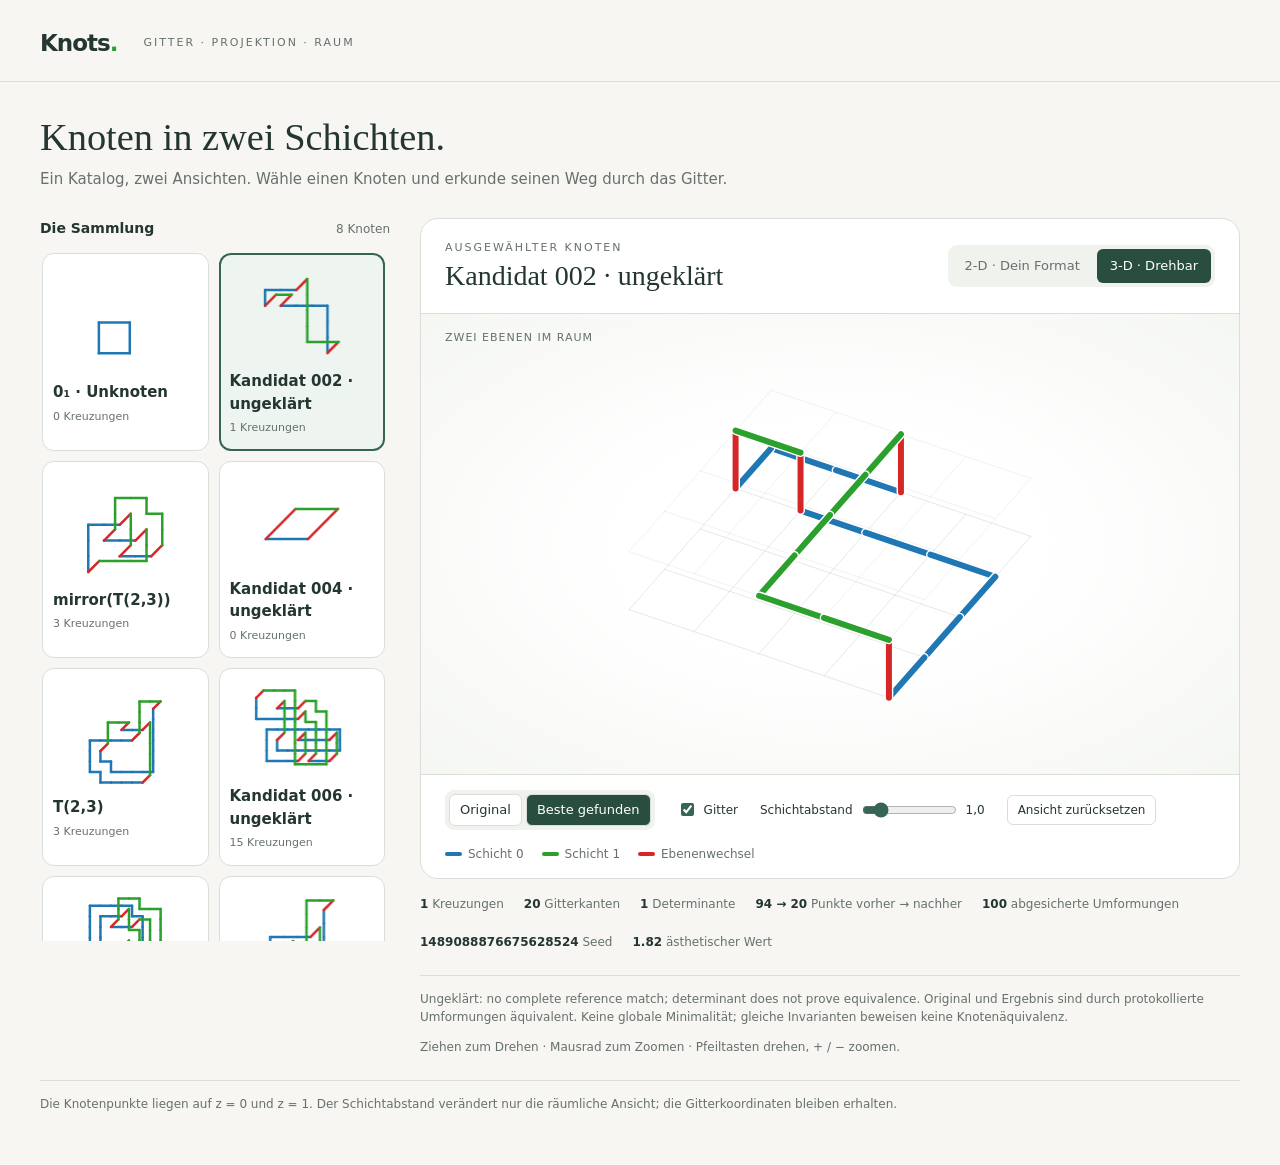
<file: examples/travel_catalog/index.html>
<!doctype html>
<!-- Internal export template. Open examples/knot_gallery.html for the gallery. -->
<html lang="de">
<head>
<meta charset="utf-8">
<meta name="viewport" content="width=device-width,initial-scale=1">
<title>Knots · Knoten in zwei Schichten</title>
<style>
:root { color-scheme: light; --paper:#f7f6f2; --ink:#243632; --muted:#66716b; --line:#d9dfd8; --blue:#1f77b4; --green:#2ca02c; --red:#d62728; }
* { box-sizing:border-box; }
[hidden] { display:none !important; }
body { margin:0; background:var(--paper); color:var(--ink); font:15px/1.5 system-ui,sans-serif; }
header { padding:26px 40px 20px; border-bottom:1px solid var(--line); display:flex; align-items:center; gap:26px; }
.brand { font-size:23px; font-weight:750; letter-spacing:-1px; }
.brand span { color:var(--green); }
.eyebrow { text-transform:uppercase; font-size:11px; letter-spacing:2px; color:var(--muted); }
main { max-width:1560px; margin:auto; padding:32px 40px 40px; }
h1 { font:400 clamp(28px,3vw,42px)/1.2 Georgia,serif; margin:0 0 8px; }
.intro { margin:0 0 28px; color:var(--muted); }
.layout { display:grid; grid-template-columns:350px minmax(0,1fr); gap:30px; align-items:start; }
.list-heading { display:flex; justify-content:space-between; align-items:center; margin-bottom:12px; }
h2 { font-size:14px; margin:0; font-weight:650; }
#count { color:var(--muted); font-size:12px; }
#knots { display:grid; grid-template-columns:repeat(2,minmax(0,1fr)); gap:10px; max-height:690px; overflow:auto; padding:2px 5px 6px 2px; }
button,input { font:inherit; }
button { cursor:pointer; }
button:disabled { cursor:default; opacity:0.65; }
.knot-card { background:#fff; border:1px solid var(--line); border-radius:12px; padding:8px 10px 12px; text-align:left; color:var(--ink); text-decoration:none; }
.knot-card:hover { border-color:#7a9388; }
.knot-card[aria-pressed=true] { border:2px solid #356653; padding:7px 9px 11px; background:#eef4ef; }
button:focus-visible,input:focus-visible,canvas:focus-visible { outline:3px solid #b68b36; outline-offset:3px; }
.knot-card canvas { width:100%; height:108px; display:block; pointer-events:none; }
.knot-card svg { width:100%; height:108px; display:block; }
#static-preview { height:100%; padding:30px; }
#static-preview svg { width:100%; height:100%; }
#static-catalog { margin-top:20px; }
#static-catalog section { border-top:1px solid var(--line); padding:12px 0; scroll-margin-top:16px; }
#static-catalog h3 { font-size:15px; margin:4px 0 12px; }
#static-catalog svg { width:100%; height:300px; }
#gallery-status { margin:0 0 20px; padding:12px 16px; background:#edf2eb; border-radius:8px; }
.knot-name { display:block; font-weight:650; }
.knot-caption { color:var(--muted); font-size:11px; }
.viewer { background:#fff; border:1px solid var(--line); border-radius:18px; overflow:hidden; }
.viewer-head { padding:21px 24px; display:flex; flex-wrap:wrap; justify-content:space-between; align-items:center; gap:12px; border-bottom:1px solid var(--line); }
#selected-name { font:400 28px/1.2 Georgia,serif; margin:2px 0 0; }
.modes { display:flex; gap:4px; border-radius:9px; background:#eff2ed; padding:4px; }
.modes button { border:0; border-radius:6px; background:transparent; padding:7px 13px; color:var(--muted); font-size:13px; }
.modes button[aria-pressed=true] { background:#294e40; color:white; }
.stage { height:460px; position:relative; background:radial-gradient(ellipse at center,#fff 35%,#f5f7f3); }
#scene { display:block; width:100%; height:100%; touch-action:none; cursor:grab; }
#scene:active { cursor:grabbing; }
.stage-tag { position:absolute; left:24px; top:16px; color:var(--muted); font-size:11px; letter-spacing:1px; pointer-events:none; }
.toolbar { display:flex; flex-wrap:wrap; gap:12px 22px; padding:15px 24px; align-items:center; border-top:1px solid var(--line); font-size:12px; }
.toolbar label { display:flex; align-items:center; gap:7px; }
.toolbar input[type=range] { width:95px; accent-color:#356653; }
.toolbar input[type=checkbox] { accent-color:#356653; }
.toolbar button { border:1px solid var(--line); background:white; border-radius:6px; padding:5px 10px; color:var(--ink); }
.legend { display:flex; flex-wrap:wrap; gap:18px; padding:0 24px 15px; color:var(--muted); font-size:12px; }
.legend span { display:flex; align-items:center; gap:6px; }
.swatch { width:17px; height:4px; border-radius:3px; background:var(--color); }
.details { display:flex; flex-wrap:wrap; gap:20px; margin-top:16px; color:var(--muted); font-size:12px; }
.details strong { color:var(--ink); font-weight:600; }
#help { margin:10px 0 0; font-size:12px; color:var(--muted); }
.note { margin-top:24px; padding-top:14px; border-top:1px solid var(--line); color:var(--muted); font-size:12px; }
@media(max-width:900px) { header {padding:20px;} main {padding:24px 20px;} .layout {grid-template-columns:240px minmax(0,1fr);gap:18px;} #knots {grid-template-columns:1fr;} .stage {height:410px;} }
@media(max-width:620px) { header {gap:16px;} .layout {display:flex;flex-direction:column;} .catalog {width:100%;} #knots {display:flex;max-height:none;overflow-x:auto;} .knot-card {min-width:130px;} .knot-card canvas {height:85px;} .detail {width:100%;} .stage {height:350px;} .viewer-head {padding:16px;} .toolbar {padding:14px 16px;} .legend {padding-left:16px;} }
</style>
</head>
<body>
<header><div class="brand">Knots<span>.</span></div><div class="eyebrow">Gitter · Projektion · Raum</div></header>
<main>
<h1>Knoten in zwei Schichten.</h1>
<p class="intro">Ein Katalog, zwei Ansichten. Wähle einen Knoten und erkunde seinen Weg durch das Gitter.</p>
<p id="gallery-status" role="status">Die 2-D-Vorschauen sind bereit. Falls die interaktive Ansicht nicht startet, öffne diese Datei in einem Browser mit aktiviertem JavaScript.</p>
<div class="layout">
<section class="catalog" aria-label="Knotenkatalog">
<div class="list-heading"><h2>Die Sammlung</h2><span id="count">8 Knoten</span></div>
<div id="knots"><a class="knot-card" href="#static-knot-0" aria-label="0_1 auswählen"><svg xmlns="http://www.w3.org/2000/svg" viewBox="1.5 3.5 2.0 2.0" role="img" aria-label="0_1"><g transform="translate(0 9.0) scale(1 -1)" fill="none" stroke-linecap="round" stroke-width="0.08"><line x1="3.0" y1="5.0" x2="2.0" y2="5.0" stroke="#1f77b4"/><line x1="2.0" y1="5.0" x2="2.0" y2="4.0" stroke="#1f77b4"/><line x1="2.0" y1="4.0" x2="3.0" y2="4.0" stroke="#1f77b4"/><line x1="3.0" y1="4.0" x2="3.0" y2="5.0" stroke="#1f77b4"/></g></svg><span class="knot-name">0₁ · Unknoten</span><span class="knot-caption">0 Kreuzungen</span></a><a class="knot-card" href="#static-knot-1" aria-label="unknown auswählen"><svg xmlns="http://www.w3.org/2000/svg" viewBox="-1.5 2.5 5.707106781186548 5.707106781186548" role="img" aria-label="unknown"><g transform="translate(0 10.707106781186548) scale(1 -1)" fill="none" stroke-linecap="round" stroke-width="0.08"><line x1="-1.0" y1="6.0" x2="-0.2928932188134524" y2="6.707106781186548" stroke="#d62728"/><line x1="-0.2928932188134524" y1="6.707106781186548" x2="0.7071067811865476" y2="6.707106781186548" stroke="#2ca02c"/><line x1="0.7071067811865476" y1="6.707106781186548" x2="0.0" y2="6.0" stroke="#d62728"/><line x1="0.0" y1="6.0" x2="1.0" y2="6.0" stroke="#1f77b4"/><line x1="1.0" y1="6.0" x2="2.0" y2="6.0" stroke="#1f77b4"/><line x1="2.0" y1="6.0" x2="3.0" y2="6.0" stroke="#1f77b4"/><line x1="3.0" y1="6.0" x2="3.0" y2="5.0" stroke="#1f77b4"/><line x1="3.0" y1="5.0" x2="3.0" y2="4.0" stroke="#1f77b4"/><line x1="3.0" y1="4.0" x2="3.0" y2="3.0" stroke="#1f77b4"/><line x1="3.0" y1="3.0" x2="3.7071067811865475" y2="3.7071067811865475" stroke="#d62728"/><line x1="3.7071067811865475" y1="3.7071067811865475" x2="2.7071067811865475" y2="3.7071067811865475" stroke="#2ca02c"/><line x1="2.7071067811865475" y1="3.7071067811865475" x2="1.7071067811865475" y2="3.7071067811865475" stroke="#2ca02c"/><line x1="1.7071067811865475" y1="3.7071067811865475" x2="1.7071067811865475" y2="4.707106781186548" stroke="#2ca02c"/><line x1="1.7071067811865475" y1="4.707106781186548" x2="1.7071067811865475" y2="5.707106781186548" stroke="#2ca02c"/><line x1="1.7071067811865475" y1="5.707106781186548" x2="1.7071067811865475" y2="6.707106781186548" stroke="#2ca02c"/><line x1="1.7071067811865475" y1="6.707106781186548" x2="1.7071067811865475" y2="7.707106781186548" stroke="#2ca02c"/><line x1="1.7071067811865475" y1="7.707106781186548" x2="1.0" y2="7.0" stroke="#d62728"/><line x1="1.0" y1="7.0" x2="0.0" y2="7.0" stroke="#1f77b4"/><line x1="0.0" y1="7.0" x2="-1.0" y2="7.0" stroke="#1f77b4"/><line x1="-1.0" y1="7.0" x2="-1.0" y2="6.0" stroke="#1f77b4"/></g></svg><span class="knot-name">Kandidat 002 · ungeklärt</span><span class="knot-caption">1 Kreuzungen</span></a><a class="knot-card" href="#static-knot-2" aria-label="mirror(T(2,3)) auswählen"><svg xmlns="http://www.w3.org/2000/svg" viewBox="-4.5 0.5 5.707106781186548 5.707106781186548" role="img" aria-label="mirror(T(2,3))"><g transform="translate(0 6.707106781186548) scale(1 -1)" fill="none" stroke-linecap="round" stroke-width="0.08"><line x1="-4.0" y1="4.0" x2="-3.0" y2="4.0" stroke="#1f77b4"/><line x1="-3.0" y1="4.0" x2="-2.0" y2="4.0" stroke="#1f77b4"/><line x1="-2.0" y1="4.0" x2="-1.2928932188134525" y2="4.707106781186548" stroke="#d62728"/><line x1="-1.2928932188134525" y1="4.707106781186548" x2="-1.2928932188134525" y2="3.7071067811865475" stroke="#2ca02c"/><line x1="-1.2928932188134525" y1="3.7071067811865475" x2="-1.2928932188134525" y2="2.7071067811865475" stroke="#2ca02c"/><line x1="-1.2928932188134525" y1="2.7071067811865475" x2="-2.0" y2="2.0" stroke="#d62728"/><line x1="-2.0" y1="2.0" x2="-1.0" y2="2.0" stroke="#1f77b4"/><line x1="-1.0" y1="2.0" x2="0.0" y2="2.0" stroke="#1f77b4"/><line x1="0.0" y1="2.0" x2="0.7071067811865476" y2="2.7071067811865475" stroke="#d62728"/><line x1="0.7071067811865476" y1="2.7071067811865475" x2="0.7071067811865476" y2="3.7071067811865475" stroke="#2ca02c"/><line x1="0.7071067811865476" y1="3.7071067811865475" x2="0.7071067811865476" y2="4.707106781186548" stroke="#2ca02c"/><line x1="0.7071067811865476" y1="4.707106781186548" x2="-0.2928932188134524" y2="4.707106781186548" stroke="#2ca02c"/><line x1="-0.2928932188134524" y1="4.707106781186548" x2="-0.2928932188134524" y2="5.707106781186548" stroke="#2ca02c"/><line x1="-0.2928932188134524" y1="5.707106781186548" x2="-1.2928932188134525" y2="5.707106781186548" stroke="#2ca02c"/><line x1="-1.2928932188134525" y1="5.707106781186548" x2="-2.2928932188134525" y2="5.707106781186548" stroke="#2ca02c"/><line x1="-2.2928932188134525" y1="5.707106781186548" x2="-2.2928932188134525" y2="4.707106781186548" stroke="#2ca02c"/><line x1="-2.2928932188134525" y1="4.707106781186548" x2="-2.2928932188134525" y2="3.7071067811865475" stroke="#2ca02c"/><line x1="-2.2928932188134525" y1="3.7071067811865475" x2="-3.0" y2="3.0" stroke="#d62728"/><line x1="-3.0" y1="3.0" x2="-2.0" y2="3.0" stroke="#1f77b4"/><line x1="-2.0" y1="3.0" x2="-1.0" y2="3.0" stroke="#1f77b4"/><line x1="-1.0" y1="3.0" x2="-0.2928932188134524" y2="3.7071067811865475" stroke="#d62728"/><line x1="-0.2928932188134524" y1="3.7071067811865475" x2="-0.2928932188134524" y2="2.7071067811865475" stroke="#2ca02c"/><line x1="-0.2928932188134524" y1="2.7071067811865475" x2="-0.2928932188134524" y2="1.7071067811865475" stroke="#2ca02c"/><line x1="-0.2928932188134524" y1="1.7071067811865475" x2="-1.2928932188134525" y2="1.7071067811865475" stroke="#2ca02c"/><line x1="-1.2928932188134525" y1="1.7071067811865475" x2="-2.2928932188134525" y2="1.7071067811865475" stroke="#2ca02c"/><line x1="-2.2928932188134525" y1="1.7071067811865475" x2="-3.2928932188134525" y2="1.7071067811865475" stroke="#2ca02c"/><line x1="-3.2928932188134525" y1="1.7071067811865475" x2="-4.0" y2="1.0" stroke="#d62728"/><line x1="-4.0" y1="1.0" x2="-4.0" y2="2.0" stroke="#1f77b4"/><line x1="-4.0" y1="2.0" x2="-4.0" y2="3.0" stroke="#1f77b4"/><line x1="-4.0" y1="3.0" x2="-4.0" y2="4.0" stroke="#1f77b4"/></g></svg><span class="knot-name">mirror(T(2,3))</span><span class="knot-caption">3 Kreuzungen</span></a><a class="knot-card" href="#static-knot-3" aria-label="unknown auswählen"><svg xmlns="http://www.w3.org/2000/svg" viewBox="-0.5 -0.5 2.7071067811865475 1.7071067811865475" role="img" aria-label="unknown"><g transform="translate(0 0.7071067811865475) scale(1 -1)" fill="none" stroke-linecap="round" stroke-width="0.08"><line x1="1.7071067811865475" y1="0.7071067811865476" x2="0.7071067811865476" y2="0.7071067811865476" stroke="#2ca02c"/><line x1="0.7071067811865476" y1="0.7071067811865476" x2="0.0" y2="0.0" stroke="#d62728"/><line x1="0.0" y1="0.0" x2="1.0" y2="0.0" stroke="#1f77b4"/><line x1="1.0" y1="0.0" x2="1.7071067811865475" y2="0.7071067811865476" stroke="#d62728"/></g></svg><span class="knot-name">Kandidat 004 · ungeklärt</span><span class="knot-caption">0 Kreuzungen</span></a><a class="knot-card" href="#static-knot-4" aria-label="T(2,3) auswählen"><svg xmlns="http://www.w3.org/2000/svg" viewBox="0.5 1.5 7.707106781186548 8.707106781186548" role="img" aria-label="T(2,3)"><g transform="translate(0 11.707106781186548) scale(1 -1)" fill="none" stroke-linecap="round" stroke-width="0.08"><line x1="2.0" y1="2.0" x2="2.0" y2="3.0" stroke="#1f77b4"/><line x1="2.0" y1="3.0" x2="1.0" y2="3.0" stroke="#1f77b4"/><line x1="1.0" y1="3.0" x2="1.0" y2="4.0" stroke="#1f77b4"/><line x1="1.0" y1="4.0" x2="1.0" y2="5.0" stroke="#1f77b4"/><line x1="1.0" y1="5.0" x2="1.0" y2="6.0" stroke="#1f77b4"/><line x1="1.0" y1="6.0" x2="2.0" y2="6.0" stroke="#1f77b4"/><line x1="2.0" y1="6.0" x2="3.0" y2="6.0" stroke="#1f77b4"/><line x1="3.0" y1="6.0" x2="4.0" y2="6.0" stroke="#1f77b4"/><line x1="4.0" y1="6.0" x2="5.0" y2="6.0" stroke="#1f77b4"/><line x1="5.0" y1="6.0" x2="5.707106781186548" y2="6.707106781186548" stroke="#d62728"/><line x1="5.707106781186548" y1="6.707106781186548" x2="5.707106781186548" y2="7.707106781186548" stroke="#2ca02c"/><line x1="5.707106781186548" y1="7.707106781186548" x2="5.707106781186548" y2="8.707106781186548" stroke="#2ca02c"/><line x1="5.707106781186548" y1="8.707106781186548" x2="5.707106781186548" y2="9.707106781186548" stroke="#2ca02c"/><line x1="5.707106781186548" y1="9.707106781186548" x2="6.707106781186548" y2="9.707106781186548" stroke="#2ca02c"/><line x1="6.707106781186548" y1="9.707106781186548" x2="7.707106781186548" y2="9.707106781186548" stroke="#2ca02c"/><line x1="7.707106781186548" y1="9.707106781186548" x2="7.0" y2="9.0" stroke="#d62728"/><line x1="7.0" y1="9.0" x2="7.0" y2="8.0" stroke="#1f77b4"/><line x1="7.0" y1="8.0" x2="7.0" y2="7.0" stroke="#1f77b4"/><line x1="7.0" y1="7.0" x2="7.0" y2="6.0" stroke="#1f77b4"/><line x1="7.0" y1="6.0" x2="7.0" y2="5.0" stroke="#1f77b4"/><line x1="7.0" y1="5.0" x2="7.0" y2="4.0" stroke="#1f77b4"/><line x1="7.0" y1="4.0" x2="7.0" y2="3.0" stroke="#1f77b4"/><line x1="7.0" y1="3.0" x2="6.0" y2="3.0" stroke="#1f77b4"/><line x1="6.0" y1="3.0" x2="5.0" y2="3.0" stroke="#1f77b4"/><line x1="5.0" y1="3.0" x2="4.0" y2="3.0" stroke="#1f77b4"/><line x1="4.0" y1="3.0" x2="3.0" y2="3.0" stroke="#1f77b4"/><line x1="3.0" y1="3.0" x2="3.0" y2="4.0" stroke="#1f77b4"/><line x1="3.0" y1="4.0" x2="2.0" y2="4.0" stroke="#1f77b4"/><line x1="2.0" y1="4.0" x2="2.0" y2="5.0" stroke="#1f77b4"/><line x1="2.0" y1="5.0" x2="2.7071067811865475" y2="5.707106781186548" stroke="#d62728"/><line x1="2.7071067811865475" y1="5.707106781186548" x2="2.7071067811865475" y2="6.707106781186548" stroke="#2ca02c"/><line x1="2.7071067811865475" y1="6.707106781186548" x2="2.7071067811865475" y2="7.707106781186548" stroke="#2ca02c"/><line x1="2.7071067811865475" y1="7.707106781186548" x2="3.7071067811865475" y2="7.707106781186548" stroke="#2ca02c"/><line x1="3.7071067811865475" y1="7.707106781186548" x2="4.707106781186548" y2="7.707106781186548" stroke="#2ca02c"/><line x1="4.707106781186548" y1="7.707106781186548" x2="4.0" y2="7.0" stroke="#d62728"/><line x1="4.0" y1="7.0" x2="5.0" y2="7.0" stroke="#1f77b4"/><line x1="5.0" y1="7.0" x2="6.0" y2="7.0" stroke="#1f77b4"/><line x1="6.0" y1="7.0" x2="6.707106781186548" y2="7.707106781186548" stroke="#d62728"/><line x1="6.707106781186548" y1="7.707106781186548" x2="6.707106781186548" y2="6.707106781186548" stroke="#2ca02c"/><line x1="6.707106781186548" y1="6.707106781186548" x2="6.707106781186548" y2="5.707106781186548" stroke="#2ca02c"/><line x1="6.707106781186548" y1="5.707106781186548" x2="6.707106781186548" y2="4.707106781186548" stroke="#2ca02c"/><line x1="6.707106781186548" y1="4.707106781186548" x2="6.707106781186548" y2="3.7071067811865475" stroke="#2ca02c"/><line x1="6.707106781186548" y1="3.7071067811865475" x2="6.707106781186548" y2="2.7071067811865475" stroke="#2ca02c"/><line x1="6.707106781186548" y1="2.7071067811865475" x2="6.0" y2="2.0" stroke="#d62728"/><line x1="6.0" y1="2.0" x2="5.0" y2="2.0" stroke="#1f77b4"/><line x1="5.0" y1="2.0" x2="4.0" y2="2.0" stroke="#1f77b4"/><line x1="4.0" y1="2.0" x2="3.0" y2="2.0" stroke="#1f77b4"/><line x1="3.0" y1="2.0" x2="2.0" y2="2.0" stroke="#1f77b4"/></g></svg><span class="knot-name">T(2,3)</span><span class="knot-caption">3 Kreuzungen</span></a><a class="knot-card" href="#static-knot-5" aria-label="unknown auswählen"><svg xmlns="http://www.w3.org/2000/svg" viewBox="-6.5 -0.7928932188134524 9.0 8.0" role="img" aria-label="unknown"><g transform="translate(0 6.414213562373095) scale(1 -1)" fill="none" stroke-linecap="round" stroke-width="0.08"><line x1="-5.292893218813452" y1="6.707106781186548" x2="-6.0" y2="6.0" stroke="#d62728"/><line x1="-6.0" y1="6.0" x2="-6.0" y2="5.0" stroke="#1f77b4"/><line x1="-6.0" y1="5.0" x2="-6.0" y2="4.0" stroke="#1f77b4"/><line x1="-6.0" y1="4.0" x2="-5.0" y2="4.0" stroke="#1f77b4"/><line x1="-5.0" y1="4.0" x2="-4.0" y2="4.0" stroke="#1f77b4"/><line x1="-4.0" y1="4.0" x2="-3.0" y2="4.0" stroke="#1f77b4"/><line x1="-3.0" y1="4.0" x2="-2.0" y2="4.0" stroke="#1f77b4"/><line x1="-2.0" y1="4.0" x2="-1.2928932188134525" y2="4.707106781186548" stroke="#d62728"/><line x1="-1.2928932188134525" y1="4.707106781186548" x2="-1.2928932188134525" y2="3.7071067811865475" stroke="#2ca02c"/><line x1="-1.2928932188134525" y1="3.7071067811865475" x2="-0.2928932188134524" y2="3.7071067811865475" stroke="#2ca02c"/><line x1="-0.2928932188134524" y1="3.7071067811865475" x2="-0.2928932188134524" y2="2.7071067811865475" stroke="#2ca02c"/><line x1="-0.2928932188134524" y1="2.7071067811865475" x2="-0.2928932188134524" y2="1.7071067811865475" stroke="#2ca02c"/><line x1="-0.2928932188134524" y1="1.7071067811865475" x2="-0.2928932188134524" y2="0.7071067811865476" stroke="#2ca02c"/><line x1="-0.2928932188134524" y1="0.7071067811865476" x2="-1.0" y2="0.0" stroke="#d62728"/><line x1="-1.0" y1="0.0" x2="0.0" y2="0.0" stroke="#1f77b4"/><line x1="0.0" y1="0.0" x2="1.0" y2="0.0" stroke="#1f77b4"/><line x1="1.0" y1="0.0" x2="1.7071067811865475" y2="0.7071067811865476" stroke="#d62728"/><line x1="1.7071067811865475" y1="0.7071067811865476" x2="1.7071067811865475" y2="1.7071067811865475" stroke="#2ca02c"/><line x1="1.7071067811865475" y1="1.7071067811865475" x2="1.7071067811865475" y2="2.7071067811865475" stroke="#2ca02c"/><line x1="1.7071067811865475" y1="2.7071067811865475" x2="1.0" y2="2.0" stroke="#d62728"/><line x1="1.0" y1="2.0" x2="0.0" y2="2.0" stroke="#1f77b4"/><line x1="0.0" y1="2.0" x2="-1.0" y2="2.0" stroke="#1f77b4"/><line x1="-1.0" y1="2.0" x2="-2.0" y2="2.0" stroke="#1f77b4"/><line x1="-2.0" y1="2.0" x2="-1.2928932188134525" y2="2.7071067811865475" stroke="#d62728"/><line x1="-1.2928932188134525" y1="2.7071067811865475" x2="-1.2928932188134525" y2="1.7071067811865475" stroke="#2ca02c"/><line x1="-1.2928932188134525" y1="1.7071067811865475" x2="-1.2928932188134525" y2="0.7071067811865476" stroke="#2ca02c"/><line x1="-1.2928932188134525" y1="0.7071067811865476" x2="-2.0" y2="0.0" stroke="#d62728"/><line x1="-2.0" y1="0.0" x2="-3.0" y2="0.0" stroke="#1f77b4"/><line x1="-3.0" y1="0.0" x2="-4.0" y2="0.0" stroke="#1f77b4"/><line x1="-4.0" y1="0.0" x2="-5.0" y2="0.0" stroke="#1f77b4"/><line x1="-5.0" y1="0.0" x2="-5.0" y2="1.0" stroke="#1f77b4"/><line x1="-5.0" y1="1.0" x2="-5.0" y2="2.0" stroke="#1f77b4"/><line x1="-5.0" y1="2.0" x2="-5.0" y2="3.0" stroke="#1f77b4"/><line x1="-5.0" y1="3.0" x2="-4.0" y2="3.0" stroke="#1f77b4"/><line x1="-4.0" y1="3.0" x2="-3.0" y2="3.0" stroke="#1f77b4"/><line x1="-3.0" y1="3.0" x2="-2.0" y2="3.0" stroke="#1f77b4"/><line x1="-2.0" y1="3.0" x2="-1.0" y2="3.0" stroke="#1f77b4"/><line x1="-1.0" y1="3.0" x2="0.0" y2="3.0" stroke="#1f77b4"/><line x1="0.0" y1="3.0" x2="1.0" y2="3.0" stroke="#1f77b4"/><line x1="1.0" y1="3.0" x2="2.0" y2="3.0" stroke="#1f77b4"/><line x1="2.0" y1="3.0" x2="2.0" y2="2.0" stroke="#1f77b4"/><line x1="2.0" y1="2.0" x2="2.0" y2="1.0" stroke="#1f77b4"/><line x1="2.0" y1="1.0" x2="1.0" y2="1.0" stroke="#1f77b4"/><line x1="1.0" y1="1.0" x2="0.0" y2="1.0" stroke="#1f77b4"/><line x1="0.0" y1="1.0" x2="-1.0" y2="1.0" stroke="#1f77b4"/><line x1="-1.0" y1="1.0" x2="-2.0" y2="1.0" stroke="#1f77b4"/><line x1="-2.0" y1="1.0" x2="-3.0" y2="1.0" stroke="#1f77b4"/><line x1="-3.0" y1="1.0" x2="-4.0" y2="1.0" stroke="#1f77b4"/><line x1="-4.0" y1="1.0" x2="-4.0" y2="2.0" stroke="#1f77b4"/><line x1="-4.0" y1="2.0" x2="-3.2928932188134525" y2="2.7071067811865475" stroke="#d62728"/><line x1="-3.2928932188134525" y1="2.7071067811865475" x2="-3.2928932188134525" y2="3.7071067811865475" stroke="#2ca02c"/><line x1="-3.2928932188134525" y1="3.7071067811865475" x2="-3.2928932188134525" y2="4.707106781186548" stroke="#2ca02c"/><line x1="-3.2928932188134525" y1="4.707106781186548" x2="-3.2928932188134525" y2="5.707106781186548" stroke="#2ca02c"/><line x1="-3.2928932188134525" y1="5.707106781186548" x2="-4.0" y2="5.0" stroke="#d62728"/><line x1="-4.0" y1="5.0" x2="-3.0" y2="5.0" stroke="#1f77b4"/><line x1="-3.0" y1="5.0" x2="-2.0" y2="5.0" stroke="#1f77b4"/><line x1="-2.0" y1="5.0" x2="-1.2928932188134525" y2="5.707106781186548" stroke="#d62728"/><line x1="-1.2928932188134525" y1="5.707106781186548" x2="-0.2928932188134524" y2="5.707106781186548" stroke="#2ca02c"/><line x1="-0.2928932188134524" y1="5.707106781186548" x2="-0.2928932188134524" y2="4.707106781186548" stroke="#2ca02c"/><line x1="-0.2928932188134524" y1="4.707106781186548" x2="0.7071067811865476" y2="4.707106781186548" stroke="#2ca02c"/><line x1="0.7071067811865476" y1="4.707106781186548" x2="0.7071067811865476" y2="3.7071067811865475" stroke="#2ca02c"/><line x1="0.7071067811865476" y1="3.7071067811865475" x2="0.7071067811865476" y2="2.7071067811865475" stroke="#2ca02c"/><line x1="0.7071067811865476" y1="2.7071067811865475" x2="0.7071067811865476" y2="1.7071067811865475" stroke="#2ca02c"/><line x1="0.7071067811865476" y1="1.7071067811865475" x2="0.7071067811865476" y2="0.7071067811865476" stroke="#2ca02c"/><line x1="0.7071067811865476" y1="0.7071067811865476" x2="0.7071067811865476" y2="-0.2928932188134524" stroke="#2ca02c"/><line x1="0.7071067811865476" y1="-0.2928932188134524" x2="-0.2928932188134524" y2="-0.2928932188134524" stroke="#2ca02c"/><line x1="-0.2928932188134524" y1="-0.2928932188134524" x2="-1.2928932188134525" y2="-0.2928932188134524" stroke="#2ca02c"/><line x1="-1.2928932188134525" y1="-0.2928932188134524" x2="-2.2928932188134525" y2="-0.2928932188134524" stroke="#2ca02c"/><line x1="-2.2928932188134525" y1="-0.2928932188134524" x2="-2.2928932188134525" y2="0.7071067811865476" stroke="#2ca02c"/><line x1="-2.2928932188134525" y1="0.7071067811865476" x2="-2.2928932188134525" y2="1.7071067811865475" stroke="#2ca02c"/><line x1="-2.2928932188134525" y1="1.7071067811865475" x2="-2.2928932188134525" y2="2.7071067811865475" stroke="#2ca02c"/><line x1="-2.2928932188134525" y1="2.7071067811865475" x2="-2.2928932188134525" y2="3.7071067811865475" stroke="#2ca02c"/><line x1="-2.2928932188134525" y1="3.7071067811865475" x2="-2.2928932188134525" y2="4.707106781186548" stroke="#2ca02c"/><line x1="-2.2928932188134525" y1="4.707106781186548" x2="-2.2928932188134525" y2="5.707106781186548" stroke="#2ca02c"/><line x1="-2.2928932188134525" y1="5.707106781186548" x2="-2.2928932188134525" y2="6.707106781186548" stroke="#2ca02c"/><line x1="-2.2928932188134525" y1="6.707106781186548" x2="-3.2928932188134525" y2="6.707106781186548" stroke="#2ca02c"/><line x1="-3.2928932188134525" y1="6.707106781186548" x2="-4.292893218813452" y2="6.707106781186548" stroke="#2ca02c"/><line x1="-4.292893218813452" y1="6.707106781186548" x2="-5.292893218813452" y2="6.707106781186548" stroke="#2ca02c"/></g></svg><span class="knot-name">Kandidat 006 · ungeklärt</span><span class="knot-caption">15 Kreuzungen</span></a><a class="knot-card" href="#static-knot-6" aria-label="unknown auswählen"><svg xmlns="http://www.w3.org/2000/svg" viewBox="0.5 -0.5 7.707106781186548 8.707106781186548" role="img" aria-label="unknown"><g transform="translate(0 7.707106781186548) scale(1 -1)" fill="none" stroke-linecap="round" stroke-width="0.08"><line x1="1.0" y1="0.0" x2="1.7071067811865475" y2="0.7071067811865476" stroke="#d62728"/><line x1="1.7071067811865475" y1="0.7071067811865476" x2="2.7071067811865475" y2="0.7071067811865476" stroke="#2ca02c"/><line x1="2.7071067811865475" y1="0.7071067811865476" x2="3.7071067811865475" y2="0.7071067811865476" stroke="#2ca02c"/><line x1="3.7071067811865475" y1="0.7071067811865476" x2="4.707106781186548" y2="0.7071067811865476" stroke="#2ca02c"/><line x1="4.707106781186548" y1="0.7071067811865476" x2="5.707106781186548" y2="0.7071067811865476" stroke="#2ca02c"/><line x1="5.707106781186548" y1="0.7071067811865476" x2="5.707106781186548" y2="1.7071067811865475" stroke="#2ca02c"/><line x1="5.707106781186548" y1="1.7071067811865475" x2="5.707106781186548" y2="2.7071067811865475" stroke="#2ca02c"/><line x1="5.707106781186548" y1="2.7071067811865475" x2="5.707106781186548" y2="3.7071067811865475" stroke="#2ca02c"/><line x1="5.707106781186548" y1="3.7071067811865475" x2="5.707106781186548" y2="4.707106781186548" stroke="#2ca02c"/><line x1="5.707106781186548" y1="4.707106781186548" x2="4.707106781186548" y2="4.707106781186548" stroke="#2ca02c"/><line x1="4.707106781186548" y1="4.707106781186548" x2="4.707106781186548" y2="5.707106781186548" stroke="#2ca02c"/><line x1="4.707106781186548" y1="5.707106781186548" x2="4.707106781186548" y2="6.707106781186548" stroke="#2ca02c"/><line x1="4.707106781186548" y1="6.707106781186548" x2="4.0" y2="6.0" stroke="#d62728"/><line x1="4.0" y1="6.0" x2="3.0" y2="6.0" stroke="#1f77b4"/><line x1="3.0" y1="6.0" x2="2.0" y2="6.0" stroke="#1f77b4"/><line x1="2.0" y1="6.0" x2="2.0" y2="5.0" stroke="#1f77b4"/><line x1="2.0" y1="5.0" x2="2.0" y2="4.0" stroke="#1f77b4"/><line x1="2.0" y1="4.0" x2="2.0" y2="3.0" stroke="#1f77b4"/><line x1="2.0" y1="3.0" x2="2.0" y2="2.0" stroke="#1f77b4"/><line x1="2.0" y1="2.0" x2="3.0" y2="2.0" stroke="#1f77b4"/><line x1="3.0" y1="2.0" x2="4.0" y2="2.0" stroke="#1f77b4"/><line x1="4.0" y1="2.0" x2="5.0" y2="2.0" stroke="#1f77b4"/><line x1="5.0" y1="2.0" x2="6.0" y2="2.0" stroke="#1f77b4"/><line x1="6.0" y1="2.0" x2="6.707106781186548" y2="2.7071067811865475" stroke="#d62728"/><line x1="6.707106781186548" y1="2.7071067811865475" x2="6.707106781186548" y2="3.7071067811865475" stroke="#2ca02c"/><line x1="6.707106781186548" y1="3.7071067811865475" x2="6.707106781186548" y2="4.707106781186548" stroke="#2ca02c"/><line x1="6.707106781186548" y1="4.707106781186548" x2="6.707106781186548" y2="5.707106781186548" stroke="#2ca02c"/><line x1="6.707106781186548" y1="5.707106781186548" x2="5.707106781186548" y2="5.707106781186548" stroke="#2ca02c"/><line x1="5.707106781186548" y1="5.707106781186548" x2="5.0" y2="5.0" stroke="#d62728"/><line x1="5.0" y1="5.0" x2="4.0" y2="5.0" stroke="#1f77b4"/><line x1="4.0" y1="5.0" x2="3.0" y2="5.0" stroke="#1f77b4"/><line x1="3.0" y1="5.0" x2="3.7071067811865475" y2="5.707106781186548" stroke="#d62728"/><line x1="3.7071067811865475" y1="5.707106781186548" x2="3.7071067811865475" y2="6.707106781186548" stroke="#2ca02c"/><line x1="3.7071067811865475" y1="6.707106781186548" x2="3.7071067811865475" y2="7.707106781186548" stroke="#2ca02c"/><line x1="3.7071067811865475" y1="7.707106781186548" x2="4.707106781186548" y2="7.707106781186548" stroke="#2ca02c"/><line x1="4.707106781186548" y1="7.707106781186548" x2="5.707106781186548" y2="7.707106781186548" stroke="#2ca02c"/><line x1="5.707106781186548" y1="7.707106781186548" x2="5.707106781186548" y2="6.707106781186548" stroke="#2ca02c"/><line x1="5.707106781186548" y1="6.707106781186548" x2="6.707106781186548" y2="6.707106781186548" stroke="#2ca02c"/><line x1="6.707106781186548" y1="6.707106781186548" x2="7.707106781186548" y2="6.707106781186548" stroke="#2ca02c"/><line x1="7.707106781186548" y1="6.707106781186548" x2="7.707106781186548" y2="5.707106781186548" stroke="#2ca02c"/><line x1="7.707106781186548" y1="5.707106781186548" x2="7.707106781186548" y2="4.707106781186548" stroke="#2ca02c"/><line x1="7.707106781186548" y1="4.707106781186548" x2="7.707106781186548" y2="3.7071067811865475" stroke="#2ca02c"/><line x1="7.707106781186548" y1="3.7071067811865475" x2="7.707106781186548" y2="2.7071067811865475" stroke="#2ca02c"/><line x1="7.707106781186548" y1="2.7071067811865475" x2="7.707106781186548" y2="1.7071067811865475" stroke="#2ca02c"/><line x1="7.707106781186548" y1="1.7071067811865475" x2="6.707106781186548" y2="1.7071067811865475" stroke="#2ca02c"/><line x1="6.707106781186548" y1="1.7071067811865475" x2="6.0" y2="1.0" stroke="#d62728"/><line x1="6.0" y1="1.0" x2="5.0" y2="1.0" stroke="#1f77b4"/><line x1="5.0" y1="1.0" x2="4.0" y2="1.0" stroke="#1f77b4"/><line x1="4.0" y1="1.0" x2="4.707106781186548" y2="1.7071067811865475" stroke="#d62728"/><line x1="4.707106781186548" y1="1.7071067811865475" x2="4.707106781186548" y2="2.7071067811865475" stroke="#2ca02c"/><line x1="4.707106781186548" y1="2.7071067811865475" x2="4.707106781186548" y2="3.7071067811865475" stroke="#2ca02c"/><line x1="4.707106781186548" y1="3.7071067811865475" x2="4.0" y2="3.0" stroke="#d62728"/><line x1="4.0" y1="3.0" x2="5.0" y2="3.0" stroke="#1f77b4"/><line x1="5.0" y1="3.0" x2="6.0" y2="3.0" stroke="#1f77b4"/><line x1="6.0" y1="3.0" x2="6.0" y2="4.0" stroke="#1f77b4"/><line x1="6.0" y1="4.0" x2="6.0" y2="5.0" stroke="#1f77b4"/><line x1="6.0" y1="5.0" x2="6.0" y2="6.0" stroke="#1f77b4"/><line x1="6.0" y1="6.0" x2="5.0" y2="6.0" stroke="#1f77b4"/><line x1="5.0" y1="6.0" x2="5.0" y2="7.0" stroke="#1f77b4"/><line x1="5.0" y1="7.0" x2="4.0" y2="7.0" stroke="#1f77b4"/><line x1="4.0" y1="7.0" x2="3.0" y2="7.0" stroke="#1f77b4"/><line x1="3.0" y1="7.0" x2="2.0" y2="7.0" stroke="#1f77b4"/><line x1="2.0" y1="7.0" x2="1.0" y2="7.0" stroke="#1f77b4"/><line x1="1.0" y1="7.0" x2="1.0" y2="6.0" stroke="#1f77b4"/><line x1="1.0" y1="6.0" x2="1.0" y2="5.0" stroke="#1f77b4"/><line x1="1.0" y1="5.0" x2="1.0" y2="4.0" stroke="#1f77b4"/><line x1="1.0" y1="4.0" x2="1.0" y2="3.0" stroke="#1f77b4"/><line x1="1.0" y1="3.0" x2="1.0" y2="2.0" stroke="#1f77b4"/><line x1="1.0" y1="2.0" x2="1.0" y2="1.0" stroke="#1f77b4"/><line x1="1.0" y1="1.0" x2="1.0" y2="0.0" stroke="#1f77b4"/></g></svg><span class="knot-name">Kandidat 007 · ungeklärt</span><span class="knot-caption">6 Kreuzungen</span></a><a class="knot-card" href="#static-knot-7" aria-label="unknown auswählen"><svg xmlns="http://www.w3.org/2000/svg" viewBox="2.5 2.2071067811865475 5.707106781186548 6.0" role="img" aria-label="unknown"><g transform="translate(0 10.414213562373096) scale(1 -1)" fill="none" stroke-linecap="round" stroke-width="0.08"><line x1="7.0" y1="7.0" x2="7.707106781186548" y2="7.707106781186548" stroke="#d62728"/><line x1="7.707106781186548" y1="7.707106781186548" x2="6.707106781186548" y2="7.707106781186548" stroke="#2ca02c"/><line x1="6.707106781186548" y1="7.707106781186548" x2="5.707106781186548" y2="7.707106781186548" stroke="#2ca02c"/><line x1="5.707106781186548" y1="7.707106781186548" x2="5.707106781186548" y2="6.707106781186548" stroke="#2ca02c"/><line x1="5.707106781186548" y1="6.707106781186548" x2="5.707106781186548" y2="5.707106781186548" stroke="#2ca02c"/><line x1="5.707106781186548" y1="5.707106781186548" x2="5.707106781186548" y2="4.707106781186548" stroke="#2ca02c"/><line x1="5.707106781186548" y1="4.707106781186548" x2="5.707106781186548" y2="3.7071067811865475" stroke="#2ca02c"/><line x1="5.707106781186548" y1="3.7071067811865475" x2="5.0" y2="3.0" stroke="#d62728"/><line x1="5.0" y1="3.0" x2="4.0" y2="3.0" stroke="#1f77b4"/><line x1="4.0" y1="3.0" x2="3.0" y2="3.0" stroke="#1f77b4"/><line x1="3.0" y1="3.0" x2="3.0" y2="4.0" stroke="#1f77b4"/><line x1="3.0" y1="4.0" x2="3.0" y2="5.0" stroke="#1f77b4"/><line x1="3.0" y1="5.0" x2="4.0" y2="5.0" stroke="#1f77b4"/><line x1="4.0" y1="5.0" x2="5.0" y2="5.0" stroke="#1f77b4"/><line x1="5.0" y1="5.0" x2="6.0" y2="5.0" stroke="#1f77b4"/><line x1="6.0" y1="5.0" x2="6.707106781186548" y2="5.707106781186548" stroke="#d62728"/><line x1="6.707106781186548" y1="5.707106781186548" x2="6.707106781186548" y2="4.707106781186548" stroke="#2ca02c"/><line x1="6.707106781186548" y1="4.707106781186548" x2="6.707106781186548" y2="3.7071067811865475" stroke="#2ca02c"/><line x1="6.707106781186548" y1="3.7071067811865475" x2="6.707106781186548" y2="2.7071067811865475" stroke="#2ca02c"/><line x1="6.707106781186548" y1="2.7071067811865475" x2="5.707106781186548" y2="2.7071067811865475" stroke="#2ca02c"/><line x1="5.707106781186548" y1="2.7071067811865475" x2="4.707106781186548" y2="2.7071067811865475" stroke="#2ca02c"/><line x1="4.707106781186548" y1="2.7071067811865475" x2="4.707106781186548" y2="3.7071067811865475" stroke="#2ca02c"/><line x1="4.707106781186548" y1="3.7071067811865475" x2="4.707106781186548" y2="4.707106781186548" stroke="#2ca02c"/><line x1="4.707106781186548" y1="4.707106781186548" x2="4.0" y2="4.0" stroke="#d62728"/><line x1="4.0" y1="4.0" x2="5.0" y2="4.0" stroke="#1f77b4"/><line x1="5.0" y1="4.0" x2="6.0" y2="4.0" stroke="#1f77b4"/><line x1="6.0" y1="4.0" x2="7.0" y2="4.0" stroke="#1f77b4"/><line x1="7.0" y1="4.0" x2="7.0" y2="5.0" stroke="#1f77b4"/><line x1="7.0" y1="5.0" x2="7.0" y2="6.0" stroke="#1f77b4"/><line x1="7.0" y1="6.0" x2="7.0" y2="7.0" stroke="#1f77b4"/></g></svg><span class="knot-name">Kandidat 008 · ungeklärt</span><span class="knot-caption">4 Kreuzungen</span></a></div>
</section>
<section class="detail" aria-label="Ausgewählter Knoten">
<div class="viewer">
<div class="viewer-head"><div><div class="eyebrow">Ausgewählter Knoten</div><h2 id="selected-name">Kandidat 002 · ungeklärt</h2></div>
<div class="modes" role="group" aria-label="Darstellung"><button id="mode-2d" disabled aria-pressed="true">2-D · Dein Format</button><button id="mode-3d" disabled aria-pressed="false">3-D · Drehbar</button></div></div>
<div class="stage"><div class="stage-tag" id="stage-label"></div><div id="static-preview"><svg xmlns="http://www.w3.org/2000/svg" viewBox="-1.5 2.5 5.707106781186548 5.707106781186548" role="img" aria-label="unknown"><g transform="translate(0 10.707106781186548) scale(1 -1)" fill="none" stroke-linecap="round" stroke-width="0.08"><line x1="-1.0" y1="6.0" x2="-0.2928932188134524" y2="6.707106781186548" stroke="#d62728"/><line x1="-0.2928932188134524" y1="6.707106781186548" x2="0.7071067811865476" y2="6.707106781186548" stroke="#2ca02c"/><line x1="0.7071067811865476" y1="6.707106781186548" x2="0.0" y2="6.0" stroke="#d62728"/><line x1="0.0" y1="6.0" x2="1.0" y2="6.0" stroke="#1f77b4"/><line x1="1.0" y1="6.0" x2="2.0" y2="6.0" stroke="#1f77b4"/><line x1="2.0" y1="6.0" x2="3.0" y2="6.0" stroke="#1f77b4"/><line x1="3.0" y1="6.0" x2="3.0" y2="5.0" stroke="#1f77b4"/><line x1="3.0" y1="5.0" x2="3.0" y2="4.0" stroke="#1f77b4"/><line x1="3.0" y1="4.0" x2="3.0" y2="3.0" stroke="#1f77b4"/><line x1="3.0" y1="3.0" x2="3.7071067811865475" y2="3.7071067811865475" stroke="#d62728"/><line x1="3.7071067811865475" y1="3.7071067811865475" x2="2.7071067811865475" y2="3.7071067811865475" stroke="#2ca02c"/><line x1="2.7071067811865475" y1="3.7071067811865475" x2="1.7071067811865475" y2="3.7071067811865475" stroke="#2ca02c"/><line x1="1.7071067811865475" y1="3.7071067811865475" x2="1.7071067811865475" y2="4.707106781186548" stroke="#2ca02c"/><line x1="1.7071067811865475" y1="4.707106781186548" x2="1.7071067811865475" y2="5.707106781186548" stroke="#2ca02c"/><line x1="1.7071067811865475" y1="5.707106781186548" x2="1.7071067811865475" y2="6.707106781186548" stroke="#2ca02c"/><line x1="1.7071067811865475" y1="6.707106781186548" x2="1.7071067811865475" y2="7.707106781186548" stroke="#2ca02c"/><line x1="1.7071067811865475" y1="7.707106781186548" x2="1.0" y2="7.0" stroke="#d62728"/><line x1="1.0" y1="7.0" x2="0.0" y2="7.0" stroke="#1f77b4"/><line x1="0.0" y1="7.0" x2="-1.0" y2="7.0" stroke="#1f77b4"/><line x1="-1.0" y1="7.0" x2="-1.0" y2="6.0" stroke="#1f77b4"/></g></svg></div><canvas id="scene" hidden tabindex="0" aria-label="Drehbare Knotendarstellung"></canvas></div>
<div class="toolbar">
<div class="modes" id="version-control" role="group" aria-label="Original oder optimiert" hidden><button id="version-original" disabled aria-pressed="false">Original</button><button id="version-best" disabled aria-pressed="true">Beste gefunden</button></div>
<label><input id="grid" disabled type="checkbox" checked> Gitter</label>
<label id="gap-control">Schichtabstand <input id="gap" disabled type="range" min="0.5" max="4" value="1" step="0.1"><output id="gap-value">1,0</output></label>
<button id="reset" disabled>Ansicht zurücksetzen</button>
</div>
<div class="legend"><span><i class="swatch" style="--color:var(--blue)"></i>Schicht 0</span><span><i class="swatch" style="--color:var(--green)"></i>Schicht 1</span><span><i class="swatch" style="--color:var(--red)"></i>Ebenenwechsel</span></div>
</div>
<div class="details" id="details" aria-live="polite"></div>
<p id="classification-evidence" class="note" hidden></p>
<p id="help"></p>
<div id="static-catalog"><section id="static-knot-0"><h3>0₁ · Unknoten · Original</h3><svg xmlns="http://www.w3.org/2000/svg" viewBox="-4.5 -0.5 10.707106781186548 10.707106781186548" role="img" aria-label="0_1 · Original"><g transform="translate(0 9.707106781186548) scale(1 -1)" fill="none" stroke-linecap="round" stroke-width="0.08"><line x1="0.0" y1="0.0" x2="1.0" y2="0.0" stroke="#1f77b4"/><line x1="1.0" y1="0.0" x2="2.0" y2="0.0" stroke="#1f77b4"/><line x1="2.0" y1="0.0" x2="3.0" y2="0.0" stroke="#1f77b4"/><line x1="3.0" y1="0.0" x2="4.0" y2="0.0" stroke="#1f77b4"/><line x1="4.0" y1="0.0" x2="4.707106781186548" y2="0.7071067811865476" stroke="#d62728"/><line x1="4.707106781186548" y1="0.7071067811865476" x2="4.707106781186548" y2="1.7071067811865475" stroke="#2ca02c"/><line x1="4.707106781186548" y1="1.7071067811865475" x2="4.707106781186548" y2="2.7071067811865475" stroke="#2ca02c"/><line x1="4.707106781186548" y1="2.7071067811865475" x2="4.707106781186548" y2="3.7071067811865475" stroke="#2ca02c"/><line x1="4.707106781186548" y1="3.7071067811865475" x2="4.707106781186548" y2="4.707106781186548" stroke="#2ca02c"/><line x1="4.707106781186548" y1="4.707106781186548" x2="4.0" y2="4.0" stroke="#d62728"/><line x1="4.0" y1="4.0" x2="3.0" y2="4.0" stroke="#1f77b4"/><line x1="3.0" y1="4.0" x2="2.0" y2="4.0" stroke="#1f77b4"/><line x1="2.0" y1="4.0" x2="1.0" y2="4.0" stroke="#1f77b4"/><line x1="1.0" y1="4.0" x2="0.0" y2="4.0" stroke="#1f77b4"/><line x1="0.0" y1="4.0" x2="-1.0" y2="4.0" stroke="#1f77b4"/><line x1="-1.0" y1="4.0" x2="-2.0" y2="4.0" stroke="#1f77b4"/><line x1="-2.0" y1="4.0" x2="-3.0" y2="4.0" stroke="#1f77b4"/><line x1="-3.0" y1="4.0" x2="-4.0" y2="4.0" stroke="#1f77b4"/><line x1="-4.0" y1="4.0" x2="-3.2928932188134525" y2="4.707106781186548" stroke="#d62728"/><line x1="-3.2928932188134525" y1="4.707106781186548" x2="-3.2928932188134525" y2="3.7071067811865475" stroke="#2ca02c"/><line x1="-3.2928932188134525" y1="3.7071067811865475" x2="-3.2928932188134525" y2="2.7071067811865475" stroke="#2ca02c"/><line x1="-3.2928932188134525" y1="2.7071067811865475" x2="-4.0" y2="2.0" stroke="#d62728"/><line x1="-4.0" y1="2.0" x2="-3.0" y2="2.0" stroke="#1f77b4"/><line x1="-3.0" y1="2.0" x2="-2.0" y2="2.0" stroke="#1f77b4"/><line x1="-2.0" y1="2.0" x2="-1.0" y2="2.0" stroke="#1f77b4"/><line x1="-1.0" y1="2.0" x2="0.0" y2="2.0" stroke="#1f77b4"/><line x1="0.0" y1="2.0" x2="1.0" y2="2.0" stroke="#1f77b4"/><line x1="1.0" y1="2.0" x2="2.0" y2="2.0" stroke="#1f77b4"/><line x1="2.0" y1="2.0" x2="3.0" y2="2.0" stroke="#1f77b4"/><line x1="3.0" y1="2.0" x2="3.7071067811865475" y2="2.7071067811865475" stroke="#d62728"/><line x1="3.7071067811865475" y1="2.7071067811865475" x2="3.7071067811865475" y2="3.7071067811865475" stroke="#2ca02c"/><line x1="3.7071067811865475" y1="3.7071067811865475" x2="3.0" y2="3.0" stroke="#d62728"/><line x1="3.0" y1="3.0" x2="2.0" y2="3.0" stroke="#1f77b4"/><line x1="2.0" y1="3.0" x2="1.0" y2="3.0" stroke="#1f77b4"/><line x1="1.0" y1="3.0" x2="0.0" y2="3.0" stroke="#1f77b4"/><line x1="0.0" y1="3.0" x2="-1.0" y2="3.0" stroke="#1f77b4"/><line x1="-1.0" y1="3.0" x2="-0.2928932188134524" y2="3.7071067811865475" stroke="#d62728"/><line x1="-0.2928932188134524" y1="3.7071067811865475" x2="-0.2928932188134524" y2="4.707106781186548" stroke="#2ca02c"/><line x1="-0.2928932188134524" y1="4.707106781186548" x2="-0.2928932188134524" y2="5.707106781186548" stroke="#2ca02c"/><line x1="-0.2928932188134524" y1="5.707106781186548" x2="-0.2928932188134524" y2="6.707106781186548" stroke="#2ca02c"/><line x1="-0.2928932188134524" y1="6.707106781186548" x2="-0.2928932188134524" y2="7.707106781186548" stroke="#2ca02c"/><line x1="-0.2928932188134524" y1="7.707106781186548" x2="-0.2928932188134524" y2="8.707106781186548" stroke="#2ca02c"/><line x1="-0.2928932188134524" y1="8.707106781186548" x2="-1.0" y2="8.0" stroke="#d62728"/><line x1="-1.0" y1="8.0" x2="0.0" y2="8.0" stroke="#1f77b4"/><line x1="0.0" y1="8.0" x2="1.0" y2="8.0" stroke="#1f77b4"/><line x1="1.0" y1="8.0" x2="2.0" y2="8.0" stroke="#1f77b4"/><line x1="2.0" y1="8.0" x2="2.7071067811865475" y2="8.707106781186548" stroke="#d62728"/><line x1="2.7071067811865475" y1="8.707106781186548" x2="2.7071067811865475" y2="7.707106781186548" stroke="#2ca02c"/><line x1="2.7071067811865475" y1="7.707106781186548" x2="2.7071067811865475" y2="6.707106781186548" stroke="#2ca02c"/><line x1="2.7071067811865475" y1="6.707106781186548" x2="2.7071067811865475" y2="5.707106781186548" stroke="#2ca02c"/><line x1="2.7071067811865475" y1="5.707106781186548" x2="2.7071067811865475" y2="4.707106781186548" stroke="#2ca02c"/><line x1="2.7071067811865475" y1="4.707106781186548" x2="2.7071067811865475" y2="3.7071067811865475" stroke="#2ca02c"/><line x1="2.7071067811865475" y1="3.7071067811865475" x2="2.7071067811865475" y2="2.7071067811865475" stroke="#2ca02c"/><line x1="2.7071067811865475" y1="2.7071067811865475" x2="2.7071067811865475" y2="1.7071067811865475" stroke="#2ca02c"/><line x1="2.7071067811865475" y1="1.7071067811865475" x2="2.0" y2="1.0" stroke="#d62728"/><line x1="2.0" y1="1.0" x2="1.0" y2="1.0" stroke="#1f77b4"/><line x1="1.0" y1="1.0" x2="0.0" y2="1.0" stroke="#1f77b4"/><line x1="0.0" y1="1.0" x2="-1.0" y2="1.0" stroke="#1f77b4"/><line x1="-1.0" y1="1.0" x2="-2.0" y2="1.0" stroke="#1f77b4"/><line x1="-2.0" y1="1.0" x2="-3.0" y2="1.0" stroke="#1f77b4"/><line x1="-3.0" y1="1.0" x2="-2.2928932188134525" y2="1.7071067811865475" stroke="#d62728"/><line x1="-2.2928932188134525" y1="1.7071067811865475" x2="-2.2928932188134525" y2="2.7071067811865475" stroke="#2ca02c"/><line x1="-2.2928932188134525" y1="2.7071067811865475" x2="-2.2928932188134525" y2="3.7071067811865475" stroke="#2ca02c"/><line x1="-2.2928932188134525" y1="3.7071067811865475" x2="-2.2928932188134525" y2="4.707106781186548" stroke="#2ca02c"/><line x1="-2.2928932188134525" y1="4.707106781186548" x2="-2.2928932188134525" y2="5.707106781186548" stroke="#2ca02c"/><line x1="-2.2928932188134525" y1="5.707106781186548" x2="-2.2928932188134525" y2="6.707106781186548" stroke="#2ca02c"/><line x1="-2.2928932188134525" y1="6.707106781186548" x2="-3.0" y2="6.0" stroke="#d62728"/><line x1="-3.0" y1="6.0" x2="-2.0" y2="6.0" stroke="#1f77b4"/><line x1="-2.0" y1="6.0" x2="-1.0" y2="6.0" stroke="#1f77b4"/><line x1="-1.0" y1="6.0" x2="0.0" y2="6.0" stroke="#1f77b4"/><line x1="0.0" y1="6.0" x2="1.0" y2="6.0" stroke="#1f77b4"/><line x1="1.0" y1="6.0" x2="2.0" y2="6.0" stroke="#1f77b4"/><line x1="2.0" y1="6.0" x2="3.0" y2="6.0" stroke="#1f77b4"/><line x1="3.0" y1="6.0" x2="4.0" y2="6.0" stroke="#1f77b4"/><line x1="4.0" y1="6.0" x2="5.0" y2="6.0" stroke="#1f77b4"/><line x1="5.0" y1="6.0" x2="5.707106781186548" y2="6.707106781186548" stroke="#d62728"/><line x1="5.707106781186548" y1="6.707106781186548" x2="5.707106781186548" y2="5.707106781186548" stroke="#2ca02c"/><line x1="5.707106781186548" y1="5.707106781186548" x2="5.0" y2="5.0" stroke="#d62728"/><line x1="5.0" y1="5.0" x2="4.0" y2="5.0" stroke="#1f77b4"/><line x1="4.0" y1="5.0" x2="3.0" y2="5.0" stroke="#1f77b4"/><line x1="3.0" y1="5.0" x2="2.0" y2="5.0" stroke="#1f77b4"/><line x1="2.0" y1="5.0" x2="1.0" y2="5.0" stroke="#1f77b4"/><line x1="1.0" y1="5.0" x2="0.0" y2="5.0" stroke="#1f77b4"/><line x1="0.0" y1="5.0" x2="-1.0" y2="5.0" stroke="#1f77b4"/><line x1="-1.0" y1="5.0" x2="-2.0" y2="5.0" stroke="#1f77b4"/><line x1="-2.0" y1="5.0" x2="-1.2928932188134525" y2="5.707106781186548" stroke="#d62728"/><line x1="-1.2928932188134525" y1="5.707106781186548" x2="-1.2928932188134525" y2="6.707106781186548" stroke="#2ca02c"/><line x1="-1.2928932188134525" y1="6.707106781186548" x2="-1.2928932188134525" y2="7.707106781186548" stroke="#2ca02c"/><line x1="-1.2928932188134525" y1="7.707106781186548" x2="-1.2928932188134525" y2="8.707106781186548" stroke="#2ca02c"/><line x1="-1.2928932188134525" y1="8.707106781186548" x2="-1.2928932188134525" y2="9.707106781186548" stroke="#2ca02c"/><line x1="-1.2928932188134525" y1="9.707106781186548" x2="-2.0" y2="9.0" stroke="#d62728"/><line x1="-2.0" y1="9.0" x2="-1.0" y2="9.0" stroke="#1f77b4"/><line x1="-1.0" y1="9.0" x2="0.0" y2="9.0" stroke="#1f77b4"/><line x1="0.0" y1="9.0" x2="1.0" y2="9.0" stroke="#1f77b4"/><line x1="1.0" y1="9.0" x2="1.7071067811865475" y2="9.707106781186548" stroke="#d62728"/><line x1="1.7071067811865475" y1="9.707106781186548" x2="1.7071067811865475" y2="8.707106781186548" stroke="#2ca02c"/><line x1="1.7071067811865475" y1="8.707106781186548" x2="1.7071067811865475" y2="7.707106781186548" stroke="#2ca02c"/><line x1="1.7071067811865475" y1="7.707106781186548" x2="1.0" y2="7.0" stroke="#d62728"/><line x1="1.0" y1="7.0" x2="0.0" y2="7.0" stroke="#1f77b4"/><line x1="0.0" y1="7.0" x2="0.7071067811865476" y2="7.707106781186548" stroke="#d62728"/><line x1="0.7071067811865476" y1="7.707106781186548" x2="0.7071067811865476" y2="6.707106781186548" stroke="#2ca02c"/><line x1="0.7071067811865476" y1="6.707106781186548" x2="0.7071067811865476" y2="5.707106781186548" stroke="#2ca02c"/><line x1="0.7071067811865476" y1="5.707106781186548" x2="0.7071067811865476" y2="4.707106781186548" stroke="#2ca02c"/><line x1="0.7071067811865476" y1="4.707106781186548" x2="0.7071067811865476" y2="3.7071067811865475" stroke="#2ca02c"/><line x1="0.7071067811865476" y1="3.7071067811865475" x2="0.7071067811865476" y2="2.7071067811865475" stroke="#2ca02c"/><line x1="0.7071067811865476" y1="2.7071067811865475" x2="0.7071067811865476" y2="1.7071067811865475" stroke="#2ca02c"/><line x1="0.7071067811865476" y1="1.7071067811865475" x2="0.7071067811865476" y2="0.7071067811865476" stroke="#2ca02c"/><line x1="0.7071067811865476" y1="0.7071067811865476" x2="0.0" y2="0.0" stroke="#d62728"/></g></svg><h3>0₁ · Unknoten · Beste gefundene Darstellung</h3><svg xmlns="http://www.w3.org/2000/svg" viewBox="1.5 3.5 2.0 2.0" role="img" aria-label="0_1"><g transform="translate(0 9.0) scale(1 -1)" fill="none" stroke-linecap="round" stroke-width="0.08"><line x1="3.0" y1="5.0" x2="2.0" y2="5.0" stroke="#1f77b4"/><line x1="2.0" y1="5.0" x2="2.0" y2="4.0" stroke="#1f77b4"/><line x1="2.0" y1="4.0" x2="3.0" y2="4.0" stroke="#1f77b4"/><line x1="3.0" y1="4.0" x2="3.0" y2="5.0" stroke="#1f77b4"/></g></svg></section><section id="static-knot-1"><h3>Kandidat 002 · ungeklärt · Original</h3><svg xmlns="http://www.w3.org/2000/svg" viewBox="-6.5 -1.5 10.707106781186548 10.707106781186548" role="img" aria-label="unknown · Original"><g transform="translate(0 7.707106781186548) scale(1 -1)" fill="none" stroke-linecap="round" stroke-width="0.08"><line x1="0.0" y1="0.0" x2="1.0" y2="0.0" stroke="#1f77b4"/><line x1="1.0" y1="0.0" x2="2.0" y2="0.0" stroke="#1f77b4"/><line x1="2.0" y1="0.0" x2="2.7071067811865475" y2="0.7071067811865476" stroke="#d62728"/><line x1="2.7071067811865475" y1="0.7071067811865476" x2="2.7071067811865475" y2="1.7071067811865475" stroke="#2ca02c"/><line x1="2.7071067811865475" y1="1.7071067811865475" x2="2.7071067811865475" y2="2.7071067811865475" stroke="#2ca02c"/><line x1="2.7071067811865475" y1="2.7071067811865475" x2="2.7071067811865475" y2="3.7071067811865475" stroke="#2ca02c"/><line x1="2.7071067811865475" y1="3.7071067811865475" x2="2.7071067811865475" y2="4.707106781186548" stroke="#2ca02c"/><line x1="2.7071067811865475" y1="4.707106781186548" x2="2.0" y2="4.0" stroke="#d62728"/><line x1="2.0" y1="4.0" x2="1.0" y2="4.0" stroke="#1f77b4"/><line x1="1.0" y1="4.0" x2="0.0" y2="4.0" stroke="#1f77b4"/><line x1="0.0" y1="4.0" x2="-1.0" y2="4.0" stroke="#1f77b4"/><line x1="-1.0" y1="4.0" x2="-0.2928932188134524" y2="4.707106781186548" stroke="#d62728"/><line x1="-0.2928932188134524" y1="4.707106781186548" x2="-0.2928932188134524" y2="3.7071067811865475" stroke="#2ca02c"/><line x1="-0.2928932188134524" y1="3.7071067811865475" x2="-0.2928932188134524" y2="2.7071067811865475" stroke="#2ca02c"/><line x1="-0.2928932188134524" y1="2.7071067811865475" x2="-0.2928932188134524" y2="1.7071067811865475" stroke="#2ca02c"/><line x1="-0.2928932188134524" y1="1.7071067811865475" x2="-1.0" y2="1.0" stroke="#d62728"/><line x1="-1.0" y1="1.0" x2="-2.0" y2="1.0" stroke="#1f77b4"/><line x1="-2.0" y1="1.0" x2="-1.2928932188134525" y2="1.7071067811865475" stroke="#d62728"/><line x1="-1.2928932188134525" y1="1.7071067811865475" x2="-1.2928932188134525" y2="2.7071067811865475" stroke="#2ca02c"/><line x1="-1.2928932188134525" y1="2.7071067811865475" x2="-1.2928932188134525" y2="3.7071067811865475" stroke="#2ca02c"/><line x1="-1.2928932188134525" y1="3.7071067811865475" x2="-2.0" y2="3.0" stroke="#d62728"/><line x1="-2.0" y1="3.0" x2="-3.0" y2="3.0" stroke="#1f77b4"/><line x1="-3.0" y1="3.0" x2="-2.2928932188134525" y2="3.7071067811865475" stroke="#d62728"/><line x1="-2.2928932188134525" y1="3.7071067811865475" x2="-2.2928932188134525" y2="2.7071067811865475" stroke="#2ca02c"/><line x1="-2.2928932188134525" y1="2.7071067811865475" x2="-3.0" y2="2.0" stroke="#d62728"/><line x1="-3.0" y1="2.0" x2="-4.0" y2="2.0" stroke="#1f77b4"/><line x1="-4.0" y1="2.0" x2="-5.0" y2="2.0" stroke="#1f77b4"/><line x1="-5.0" y1="2.0" x2="-4.292893218813452" y2="2.7071067811865475" stroke="#d62728"/><line x1="-4.292893218813452" y1="2.7071067811865475" x2="-4.292893218813452" y2="3.7071067811865475" stroke="#2ca02c"/><line x1="-4.292893218813452" y1="3.7071067811865475" x2="-4.292893218813452" y2="4.707106781186548" stroke="#2ca02c"/><line x1="-4.292893218813452" y1="4.707106781186548" x2="-4.292893218813452" y2="5.707106781186548" stroke="#2ca02c"/><line x1="-4.292893218813452" y1="5.707106781186548" x2="-4.292893218813452" y2="6.707106781186548" stroke="#2ca02c"/><line x1="-4.292893218813452" y1="6.707106781186548" x2="-5.0" y2="6.0" stroke="#d62728"/><line x1="-5.0" y1="6.0" x2="-4.0" y2="6.0" stroke="#1f77b4"/><line x1="-4.0" y1="6.0" x2="-3.0" y2="6.0" stroke="#1f77b4"/><line x1="-3.0" y1="6.0" x2="-2.0" y2="6.0" stroke="#1f77b4"/><line x1="-2.0" y1="6.0" x2="-1.0" y2="6.0" stroke="#1f77b4"/><line x1="-1.0" y1="6.0" x2="0.0" y2="6.0" stroke="#1f77b4"/><line x1="0.0" y1="6.0" x2="1.0" y2="6.0" stroke="#1f77b4"/><line x1="1.0" y1="6.0" x2="2.0" y2="6.0" stroke="#1f77b4"/><line x1="2.0" y1="6.0" x2="3.0" y2="6.0" stroke="#1f77b4"/><line x1="3.0" y1="6.0" x2="3.7071067811865475" y2="6.707106781186548" stroke="#d62728"/><line x1="3.7071067811865475" y1="6.707106781186548" x2="3.7071067811865475" y2="5.707106781186548" stroke="#2ca02c"/><line x1="3.7071067811865475" y1="5.707106781186548" x2="3.7071067811865475" y2="4.707106781186548" stroke="#2ca02c"/><line x1="3.7071067811865475" y1="4.707106781186548" x2="3.7071067811865475" y2="3.7071067811865475" stroke="#2ca02c"/><line x1="3.7071067811865475" y1="3.7071067811865475" x2="3.7071067811865475" y2="2.7071067811865475" stroke="#2ca02c"/><line x1="3.7071067811865475" y1="2.7071067811865475" x2="3.7071067811865475" y2="1.7071067811865475" stroke="#2ca02c"/><line x1="3.7071067811865475" y1="1.7071067811865475" x2="3.7071067811865475" y2="0.7071067811865476" stroke="#2ca02c"/><line x1="3.7071067811865475" y1="0.7071067811865476" x2="3.7071067811865475" y2="-0.2928932188134524" stroke="#2ca02c"/><line x1="3.7071067811865475" y1="-0.2928932188134524" x2="3.0" y2="-1.0" stroke="#d62728"/><line x1="3.0" y1="-1.0" x2="2.0" y2="-1.0" stroke="#1f77b4"/><line x1="2.0" y1="-1.0" x2="1.0" y2="-1.0" stroke="#1f77b4"/><line x1="1.0" y1="-1.0" x2="1.7071067811865475" y2="-0.2928932188134524" stroke="#d62728"/><line x1="1.7071067811865475" y1="-0.2928932188134524" x2="1.7071067811865475" y2="0.7071067811865476" stroke="#2ca02c"/><line x1="1.7071067811865475" y1="0.7071067811865476" x2="1.7071067811865475" y2="1.7071067811865475" stroke="#2ca02c"/><line x1="1.7071067811865475" y1="1.7071067811865475" x2="1.7071067811865475" y2="2.7071067811865475" stroke="#2ca02c"/><line x1="1.7071067811865475" y1="2.7071067811865475" x2="1.7071067811865475" y2="3.7071067811865475" stroke="#2ca02c"/><line x1="1.7071067811865475" y1="3.7071067811865475" x2="1.7071067811865475" y2="4.707106781186548" stroke="#2ca02c"/><line x1="1.7071067811865475" y1="4.707106781186548" x2="1.7071067811865475" y2="5.707106781186548" stroke="#2ca02c"/><line x1="1.7071067811865475" y1="5.707106781186548" x2="1.7071067811865475" y2="6.707106781186548" stroke="#2ca02c"/><line x1="1.7071067811865475" y1="6.707106781186548" x2="1.7071067811865475" y2="7.707106781186548" stroke="#2ca02c"/><line x1="1.7071067811865475" y1="7.707106781186548" x2="1.0" y2="7.0" stroke="#d62728"/><line x1="1.0" y1="7.0" x2="0.0" y2="7.0" stroke="#1f77b4"/><line x1="0.0" y1="7.0" x2="-1.0" y2="7.0" stroke="#1f77b4"/><line x1="-1.0" y1="7.0" x2="-2.0" y2="7.0" stroke="#1f77b4"/><line x1="-2.0" y1="7.0" x2="-3.0" y2="7.0" stroke="#1f77b4"/><line x1="-3.0" y1="7.0" x2="-4.0" y2="7.0" stroke="#1f77b4"/><line x1="-4.0" y1="7.0" x2="-5.0" y2="7.0" stroke="#1f77b4"/><line x1="-5.0" y1="7.0" x2="-6.0" y2="7.0" stroke="#1f77b4"/><line x1="-6.0" y1="7.0" x2="-5.292893218813452" y2="7.707106781186548" stroke="#d62728"/><line x1="-5.292893218813452" y1="7.707106781186548" x2="-5.292893218813452" y2="6.707106781186548" stroke="#2ca02c"/><line x1="-5.292893218813452" y1="6.707106781186548" x2="-5.292893218813452" y2="5.707106781186548" stroke="#2ca02c"/><line x1="-5.292893218813452" y1="5.707106781186548" x2="-6.0" y2="5.0" stroke="#d62728"/><line x1="-6.0" y1="5.0" x2="-5.0" y2="5.0" stroke="#1f77b4"/><line x1="-5.0" y1="5.0" x2="-4.0" y2="5.0" stroke="#1f77b4"/><line x1="-4.0" y1="5.0" x2="-3.2928932188134525" y2="5.707106781186548" stroke="#d62728"/><line x1="-3.2928932188134525" y1="5.707106781186548" x2="-3.2928932188134525" y2="6.707106781186548" stroke="#2ca02c"/><line x1="-3.2928932188134525" y1="6.707106781186548" x2="-3.2928932188134525" y2="7.707106781186548" stroke="#2ca02c"/><line x1="-3.2928932188134525" y1="7.707106781186548" x2="-3.2928932188134525" y2="8.707106781186548" stroke="#2ca02c"/><line x1="-3.2928932188134525" y1="8.707106781186548" x2="-4.0" y2="8.0" stroke="#d62728"/><line x1="-4.0" y1="8.0" x2="-3.0" y2="8.0" stroke="#1f77b4"/><line x1="-3.0" y1="8.0" x2="-2.0" y2="8.0" stroke="#1f77b4"/><line x1="-2.0" y1="8.0" x2="-1.0" y2="8.0" stroke="#1f77b4"/><line x1="-1.0" y1="8.0" x2="0.0" y2="8.0" stroke="#1f77b4"/><line x1="0.0" y1="8.0" x2="0.7071067811865476" y2="8.707106781186548" stroke="#d62728"/><line x1="0.7071067811865476" y1="8.707106781186548" x2="0.7071067811865476" y2="7.707106781186548" stroke="#2ca02c"/><line x1="0.7071067811865476" y1="7.707106781186548" x2="0.7071067811865476" y2="6.707106781186548" stroke="#2ca02c"/><line x1="0.7071067811865476" y1="6.707106781186548" x2="0.7071067811865476" y2="5.707106781186548" stroke="#2ca02c"/><line x1="0.7071067811865476" y1="5.707106781186548" x2="0.7071067811865476" y2="4.707106781186548" stroke="#2ca02c"/><line x1="0.7071067811865476" y1="4.707106781186548" x2="0.7071067811865476" y2="3.7071067811865475" stroke="#2ca02c"/><line x1="0.7071067811865476" y1="3.7071067811865475" x2="0.7071067811865476" y2="2.7071067811865475" stroke="#2ca02c"/><line x1="0.7071067811865476" y1="2.7071067811865475" x2="0.7071067811865476" y2="1.7071067811865475" stroke="#2ca02c"/><line x1="0.7071067811865476" y1="1.7071067811865475" x2="0.7071067811865476" y2="0.7071067811865476" stroke="#2ca02c"/><line x1="0.7071067811865476" y1="0.7071067811865476" x2="0.0" y2="0.0" stroke="#d62728"/></g></svg><h3>Kandidat 002 · ungeklärt · Beste gefundene Darstellung</h3><svg xmlns="http://www.w3.org/2000/svg" viewBox="-1.5 2.5 5.707106781186548 5.707106781186548" role="img" aria-label="unknown"><g transform="translate(0 10.707106781186548) scale(1 -1)" fill="none" stroke-linecap="round" stroke-width="0.08"><line x1="-1.0" y1="6.0" x2="-0.2928932188134524" y2="6.707106781186548" stroke="#d62728"/><line x1="-0.2928932188134524" y1="6.707106781186548" x2="0.7071067811865476" y2="6.707106781186548" stroke="#2ca02c"/><line x1="0.7071067811865476" y1="6.707106781186548" x2="0.0" y2="6.0" stroke="#d62728"/><line x1="0.0" y1="6.0" x2="1.0" y2="6.0" stroke="#1f77b4"/><line x1="1.0" y1="6.0" x2="2.0" y2="6.0" stroke="#1f77b4"/><line x1="2.0" y1="6.0" x2="3.0" y2="6.0" stroke="#1f77b4"/><line x1="3.0" y1="6.0" x2="3.0" y2="5.0" stroke="#1f77b4"/><line x1="3.0" y1="5.0" x2="3.0" y2="4.0" stroke="#1f77b4"/><line x1="3.0" y1="4.0" x2="3.0" y2="3.0" stroke="#1f77b4"/><line x1="3.0" y1="3.0" x2="3.7071067811865475" y2="3.7071067811865475" stroke="#d62728"/><line x1="3.7071067811865475" y1="3.7071067811865475" x2="2.7071067811865475" y2="3.7071067811865475" stroke="#2ca02c"/><line x1="2.7071067811865475" y1="3.7071067811865475" x2="1.7071067811865475" y2="3.7071067811865475" stroke="#2ca02c"/><line x1="1.7071067811865475" y1="3.7071067811865475" x2="1.7071067811865475" y2="4.707106781186548" stroke="#2ca02c"/><line x1="1.7071067811865475" y1="4.707106781186548" x2="1.7071067811865475" y2="5.707106781186548" stroke="#2ca02c"/><line x1="1.7071067811865475" y1="5.707106781186548" x2="1.7071067811865475" y2="6.707106781186548" stroke="#2ca02c"/><line x1="1.7071067811865475" y1="6.707106781186548" x2="1.7071067811865475" y2="7.707106781186548" stroke="#2ca02c"/><line x1="1.7071067811865475" y1="7.707106781186548" x2="1.0" y2="7.0" stroke="#d62728"/><line x1="1.0" y1="7.0" x2="0.0" y2="7.0" stroke="#1f77b4"/><line x1="0.0" y1="7.0" x2="-1.0" y2="7.0" stroke="#1f77b4"/><line x1="-1.0" y1="7.0" x2="-1.0" y2="6.0" stroke="#1f77b4"/></g></svg></section><section id="static-knot-2"><h3>mirror(T(2,3)) · Original</h3><svg xmlns="http://www.w3.org/2000/svg" viewBox="-5.5 -1.5 10.707106781186548 10.707106781186548" role="img" aria-label="mirror(T(2,3)) · Original"><g transform="translate(0 7.707106781186548) scale(1 -1)" fill="none" stroke-linecap="round" stroke-width="0.08"><line x1="0.0" y1="0.0" x2="1.0" y2="0.0" stroke="#1f77b4"/><line x1="1.0" y1="0.0" x2="2.0" y2="0.0" stroke="#1f77b4"/><line x1="2.0" y1="0.0" x2="3.0" y2="0.0" stroke="#1f77b4"/><line x1="3.0" y1="0.0" x2="3.7071067811865475" y2="0.7071067811865476" stroke="#d62728"/><line x1="3.7071067811865475" y1="0.7071067811865476" x2="3.7071067811865475" y2="-0.2928932188134524" stroke="#2ca02c"/><line x1="3.7071067811865475" y1="-0.2928932188134524" x2="3.0" y2="-1.0" stroke="#d62728"/><line x1="3.0" y1="-1.0" x2="2.0" y2="-1.0" stroke="#1f77b4"/><line x1="2.0" y1="-1.0" x2="2.7071067811865475" y2="-0.2928932188134524" stroke="#d62728"/><line x1="2.7071067811865475" y1="-0.2928932188134524" x2="2.7071067811865475" y2="0.7071067811865476" stroke="#2ca02c"/><line x1="2.7071067811865475" y1="0.7071067811865476" x2="2.7071067811865475" y2="1.7071067811865475" stroke="#2ca02c"/><line x1="2.7071067811865475" y1="1.7071067811865475" x2="2.0" y2="1.0" stroke="#d62728"/><line x1="2.0" y1="1.0" x2="1.0" y2="1.0" stroke="#1f77b4"/><line x1="1.0" y1="1.0" x2="0.0" y2="1.0" stroke="#1f77b4"/><line x1="0.0" y1="1.0" x2="-1.0" y2="1.0" stroke="#1f77b4"/><line x1="-1.0" y1="1.0" x2="-2.0" y2="1.0" stroke="#1f77b4"/><line x1="-2.0" y1="1.0" x2="-3.0" y2="1.0" stroke="#1f77b4"/><line x1="-3.0" y1="1.0" x2="-4.0" y2="1.0" stroke="#1f77b4"/><line x1="-4.0" y1="1.0" x2="-3.2928932188134525" y2="1.7071067811865475" stroke="#d62728"/><line x1="-3.2928932188134525" y1="1.7071067811865475" x2="-3.2928932188134525" y2="2.7071067811865475" stroke="#2ca02c"/><line x1="-3.2928932188134525" y1="2.7071067811865475" x2="-3.2928932188134525" y2="3.7071067811865475" stroke="#2ca02c"/><line x1="-3.2928932188134525" y1="3.7071067811865475" x2="-3.2928932188134525" y2="4.707106781186548" stroke="#2ca02c"/><line x1="-3.2928932188134525" y1="4.707106781186548" x2="-3.2928932188134525" y2="5.707106781186548" stroke="#2ca02c"/><line x1="-3.2928932188134525" y1="5.707106781186548" x2="-4.0" y2="5.0" stroke="#d62728"/><line x1="-4.0" y1="5.0" x2="-3.0" y2="5.0" stroke="#1f77b4"/><line x1="-3.0" y1="5.0" x2="-2.0" y2="5.0" stroke="#1f77b4"/><line x1="-2.0" y1="5.0" x2="-1.2928932188134525" y2="5.707106781186548" stroke="#d62728"/><line x1="-1.2928932188134525" y1="5.707106781186548" x2="-1.2928932188134525" y2="4.707106781186548" stroke="#2ca02c"/><line x1="-1.2928932188134525" y1="4.707106781186548" x2="-1.2928932188134525" y2="3.7071067811865475" stroke="#2ca02c"/><line x1="-1.2928932188134525" y1="3.7071067811865475" x2="-1.2928932188134525" y2="2.7071067811865475" stroke="#2ca02c"/><line x1="-1.2928932188134525" y1="2.7071067811865475" x2="-2.0" y2="2.0" stroke="#d62728"/><line x1="-2.0" y1="2.0" x2="-1.0" y2="2.0" stroke="#1f77b4"/><line x1="-1.0" y1="2.0" x2="0.0" y2="2.0" stroke="#1f77b4"/><line x1="0.0" y1="2.0" x2="1.0" y2="2.0" stroke="#1f77b4"/><line x1="1.0" y1="2.0" x2="1.7071067811865475" y2="2.7071067811865475" stroke="#d62728"/><line x1="1.7071067811865475" y1="2.7071067811865475" x2="1.7071067811865475" y2="3.7071067811865475" stroke="#2ca02c"/><line x1="1.7071067811865475" y1="3.7071067811865475" x2="1.7071067811865475" y2="4.707106781186548" stroke="#2ca02c"/><line x1="1.7071067811865475" y1="4.707106781186548" x2="1.7071067811865475" y2="5.707106781186548" stroke="#2ca02c"/><line x1="1.7071067811865475" y1="5.707106781186548" x2="1.7071067811865475" y2="6.707106781186548" stroke="#2ca02c"/><line x1="1.7071067811865475" y1="6.707106781186548" x2="1.0" y2="6.0" stroke="#d62728"/><line x1="1.0" y1="6.0" x2="0.0" y2="6.0" stroke="#1f77b4"/><line x1="0.0" y1="6.0" x2="-1.0" y2="6.0" stroke="#1f77b4"/><line x1="-1.0" y1="6.0" x2="-0.2928932188134524" y2="6.707106781186548" stroke="#d62728"/><line x1="-0.2928932188134524" y1="6.707106781186548" x2="-0.2928932188134524" y2="7.707106781186548" stroke="#2ca02c"/><line x1="-0.2928932188134524" y1="7.707106781186548" x2="-0.2928932188134524" y2="8.707106781186548" stroke="#2ca02c"/><line x1="-0.2928932188134524" y1="8.707106781186548" x2="-1.0" y2="8.0" stroke="#d62728"/><line x1="-1.0" y1="8.0" x2="-2.0" y2="8.0" stroke="#1f77b4"/><line x1="-2.0" y1="8.0" x2="-3.0" y2="8.0" stroke="#1f77b4"/><line x1="-3.0" y1="8.0" x2="-4.0" y2="8.0" stroke="#1f77b4"/><line x1="-4.0" y1="8.0" x2="-5.0" y2="8.0" stroke="#1f77b4"/><line x1="-5.0" y1="8.0" x2="-4.292893218813452" y2="8.707106781186548" stroke="#d62728"/><line x1="-4.292893218813452" y1="8.707106781186548" x2="-4.292893218813452" y2="7.707106781186548" stroke="#2ca02c"/><line x1="-4.292893218813452" y1="7.707106781186548" x2="-5.0" y2="7.0" stroke="#d62728"/><line x1="-5.0" y1="7.0" x2="-4.0" y2="7.0" stroke="#1f77b4"/><line x1="-4.0" y1="7.0" x2="-3.0" y2="7.0" stroke="#1f77b4"/><line x1="-3.0" y1="7.0" x2="-2.2928932188134525" y2="7.707106781186548" stroke="#d62728"/><line x1="-2.2928932188134525" y1="7.707106781186548" x2="-2.2928932188134525" y2="6.707106781186548" stroke="#2ca02c"/><line x1="-2.2928932188134525" y1="6.707106781186548" x2="-2.2928932188134525" y2="5.707106781186548" stroke="#2ca02c"/><line x1="-2.2928932188134525" y1="5.707106781186548" x2="-2.2928932188134525" y2="4.707106781186548" stroke="#2ca02c"/><line x1="-2.2928932188134525" y1="4.707106781186548" x2="-2.2928932188134525" y2="3.7071067811865475" stroke="#2ca02c"/><line x1="-2.2928932188134525" y1="3.7071067811865475" x2="-3.0" y2="3.0" stroke="#d62728"/><line x1="-3.0" y1="3.0" x2="-2.0" y2="3.0" stroke="#1f77b4"/><line x1="-2.0" y1="3.0" x2="-1.0" y2="3.0" stroke="#1f77b4"/><line x1="-1.0" y1="3.0" x2="0.0" y2="3.0" stroke="#1f77b4"/><line x1="0.0" y1="3.0" x2="1.0" y2="3.0" stroke="#1f77b4"/><line x1="1.0" y1="3.0" x2="2.0" y2="3.0" stroke="#1f77b4"/><line x1="2.0" y1="3.0" x2="3.0" y2="3.0" stroke="#1f77b4"/><line x1="3.0" y1="3.0" x2="4.0" y2="3.0" stroke="#1f77b4"/><line x1="4.0" y1="3.0" x2="4.707106781186548" y2="3.7071067811865475" stroke="#d62728"/><line x1="4.707106781186548" y1="3.7071067811865475" x2="4.707106781186548" y2="4.707106781186548" stroke="#2ca02c"/><line x1="4.707106781186548" y1="4.707106781186548" x2="4.0" y2="4.0" stroke="#d62728"/><line x1="4.0" y1="4.0" x2="3.0" y2="4.0" stroke="#1f77b4"/><line x1="3.0" y1="4.0" x2="2.0" y2="4.0" stroke="#1f77b4"/><line x1="2.0" y1="4.0" x2="1.0" y2="4.0" stroke="#1f77b4"/><line x1="1.0" y1="4.0" x2="0.0" y2="4.0" stroke="#1f77b4"/><line x1="0.0" y1="4.0" x2="0.7071067811865476" y2="4.707106781186548" stroke="#d62728"/><line x1="0.7071067811865476" y1="4.707106781186548" x2="0.7071067811865476" y2="3.7071067811865475" stroke="#2ca02c"/><line x1="0.7071067811865476" y1="3.7071067811865475" x2="0.7071067811865476" y2="2.7071067811865475" stroke="#2ca02c"/><line x1="0.7071067811865476" y1="2.7071067811865475" x2="0.7071067811865476" y2="1.7071067811865475" stroke="#2ca02c"/><line x1="0.7071067811865476" y1="1.7071067811865475" x2="0.7071067811865476" y2="0.7071067811865476" stroke="#2ca02c"/><line x1="0.7071067811865476" y1="0.7071067811865476" x2="0.0" y2="0.0" stroke="#d62728"/></g></svg><h3>mirror(T(2,3)) · Beste gefundene Darstellung</h3><svg xmlns="http://www.w3.org/2000/svg" viewBox="-4.5 0.5 5.707106781186548 5.707106781186548" role="img" aria-label="mirror(T(2,3))"><g transform="translate(0 6.707106781186548) scale(1 -1)" fill="none" stroke-linecap="round" stroke-width="0.08"><line x1="-4.0" y1="4.0" x2="-3.0" y2="4.0" stroke="#1f77b4"/><line x1="-3.0" y1="4.0" x2="-2.0" y2="4.0" stroke="#1f77b4"/><line x1="-2.0" y1="4.0" x2="-1.2928932188134525" y2="4.707106781186548" stroke="#d62728"/><line x1="-1.2928932188134525" y1="4.707106781186548" x2="-1.2928932188134525" y2="3.7071067811865475" stroke="#2ca02c"/><line x1="-1.2928932188134525" y1="3.7071067811865475" x2="-1.2928932188134525" y2="2.7071067811865475" stroke="#2ca02c"/><line x1="-1.2928932188134525" y1="2.7071067811865475" x2="-2.0" y2="2.0" stroke="#d62728"/><line x1="-2.0" y1="2.0" x2="-1.0" y2="2.0" stroke="#1f77b4"/><line x1="-1.0" y1="2.0" x2="0.0" y2="2.0" stroke="#1f77b4"/><line x1="0.0" y1="2.0" x2="0.7071067811865476" y2="2.7071067811865475" stroke="#d62728"/><line x1="0.7071067811865476" y1="2.7071067811865475" x2="0.7071067811865476" y2="3.7071067811865475" stroke="#2ca02c"/><line x1="0.7071067811865476" y1="3.7071067811865475" x2="0.7071067811865476" y2="4.707106781186548" stroke="#2ca02c"/><line x1="0.7071067811865476" y1="4.707106781186548" x2="-0.2928932188134524" y2="4.707106781186548" stroke="#2ca02c"/><line x1="-0.2928932188134524" y1="4.707106781186548" x2="-0.2928932188134524" y2="5.707106781186548" stroke="#2ca02c"/><line x1="-0.2928932188134524" y1="5.707106781186548" x2="-1.2928932188134525" y2="5.707106781186548" stroke="#2ca02c"/><line x1="-1.2928932188134525" y1="5.707106781186548" x2="-2.2928932188134525" y2="5.707106781186548" stroke="#2ca02c"/><line x1="-2.2928932188134525" y1="5.707106781186548" x2="-2.2928932188134525" y2="4.707106781186548" stroke="#2ca02c"/><line x1="-2.2928932188134525" y1="4.707106781186548" x2="-2.2928932188134525" y2="3.7071067811865475" stroke="#2ca02c"/><line x1="-2.2928932188134525" y1="3.7071067811865475" x2="-3.0" y2="3.0" stroke="#d62728"/><line x1="-3.0" y1="3.0" x2="-2.0" y2="3.0" stroke="#1f77b4"/><line x1="-2.0" y1="3.0" x2="-1.0" y2="3.0" stroke="#1f77b4"/><line x1="-1.0" y1="3.0" x2="-0.2928932188134524" y2="3.7071067811865475" stroke="#d62728"/><line x1="-0.2928932188134524" y1="3.7071067811865475" x2="-0.2928932188134524" y2="2.7071067811865475" stroke="#2ca02c"/><line x1="-0.2928932188134524" y1="2.7071067811865475" x2="-0.2928932188134524" y2="1.7071067811865475" stroke="#2ca02c"/><line x1="-0.2928932188134524" y1="1.7071067811865475" x2="-1.2928932188134525" y2="1.7071067811865475" stroke="#2ca02c"/><line x1="-1.2928932188134525" y1="1.7071067811865475" x2="-2.2928932188134525" y2="1.7071067811865475" stroke="#2ca02c"/><line x1="-2.2928932188134525" y1="1.7071067811865475" x2="-3.2928932188134525" y2="1.7071067811865475" stroke="#2ca02c"/><line x1="-3.2928932188134525" y1="1.7071067811865475" x2="-4.0" y2="1.0" stroke="#d62728"/><line x1="-4.0" y1="1.0" x2="-4.0" y2="2.0" stroke="#1f77b4"/><line x1="-4.0" y1="2.0" x2="-4.0" y2="3.0" stroke="#1f77b4"/><line x1="-4.0" y1="3.0" x2="-4.0" y2="4.0" stroke="#1f77b4"/></g></svg></section><section id="static-knot-3"><h3>Kandidat 004 · ungeklärt · Original</h3><svg xmlns="http://www.w3.org/2000/svg" viewBox="-0.5 -4.5 10.707106781186548 10.707106781186548" role="img" aria-label="unknown · Original"><g transform="translate(0 1.707106781186548) scale(1 -1)" fill="none" stroke-linecap="round" stroke-width="0.08"><line x1="0.0" y1="0.0" x2="1.0" y2="0.0" stroke="#1f77b4"/><line x1="1.0" y1="0.0" x2="2.0" y2="0.0" stroke="#1f77b4"/><line x1="2.0" y1="0.0" x2="3.0" y2="0.0" stroke="#1f77b4"/><line x1="3.0" y1="0.0" x2="4.0" y2="0.0" stroke="#1f77b4"/><line x1="4.0" y1="0.0" x2="5.0" y2="0.0" stroke="#1f77b4"/><line x1="5.0" y1="0.0" x2="6.0" y2="0.0" stroke="#1f77b4"/><line x1="6.0" y1="0.0" x2="7.0" y2="0.0" stroke="#1f77b4"/><line x1="7.0" y1="0.0" x2="7.707106781186548" y2="0.7071067811865476" stroke="#d62728"/><line x1="7.707106781186548" y1="0.7071067811865476" x2="7.707106781186548" y2="1.7071067811865475" stroke="#2ca02c"/><line x1="7.707106781186548" y1="1.7071067811865475" x2="7.707106781186548" y2="2.7071067811865475" stroke="#2ca02c"/><line x1="7.707106781186548" y1="2.7071067811865475" x2="7.0" y2="2.0" stroke="#d62728"/><line x1="7.0" y1="2.0" x2="8.0" y2="2.0" stroke="#1f77b4"/><line x1="8.0" y1="2.0" x2="8.707106781186548" y2="2.7071067811865475" stroke="#d62728"/><line x1="8.707106781186548" y1="2.7071067811865475" x2="8.707106781186548" y2="1.7071067811865475" stroke="#2ca02c"/><line x1="8.707106781186548" y1="1.7071067811865475" x2="8.707106781186548" y2="0.7071067811865476" stroke="#2ca02c"/><line x1="8.707106781186548" y1="0.7071067811865476" x2="8.707106781186548" y2="-0.2928932188134524" stroke="#2ca02c"/><line x1="8.707106781186548" y1="-0.2928932188134524" x2="8.0" y2="-1.0" stroke="#d62728"/><line x1="8.0" y1="-1.0" x2="7.0" y2="-1.0" stroke="#1f77b4"/><line x1="7.0" y1="-1.0" x2="6.0" y2="-1.0" stroke="#1f77b4"/><line x1="6.0" y1="-1.0" x2="5.0" y2="-1.0" stroke="#1f77b4"/><line x1="5.0" y1="-1.0" x2="5.707106781186548" y2="-0.2928932188134524" stroke="#d62728"/><line x1="5.707106781186548" y1="-0.2928932188134524" x2="5.707106781186548" y2="-1.2928932188134525" stroke="#2ca02c"/><line x1="5.707106781186548" y1="-1.2928932188134525" x2="5.707106781186548" y2="-2.2928932188134525" stroke="#2ca02c"/><line x1="5.707106781186548" y1="-2.2928932188134525" x2="5.0" y2="-3.0" stroke="#d62728"/><line x1="5.0" y1="-3.0" x2="4.0" y2="-3.0" stroke="#1f77b4"/><line x1="4.0" y1="-3.0" x2="3.0" y2="-3.0" stroke="#1f77b4"/><line x1="3.0" y1="-3.0" x2="2.0" y2="-3.0" stroke="#1f77b4"/><line x1="2.0" y1="-3.0" x2="1.0" y2="-3.0" stroke="#1f77b4"/><line x1="1.0" y1="-3.0" x2="1.7071067811865475" y2="-2.2928932188134525" stroke="#d62728"/><line x1="1.7071067811865475" y1="-2.2928932188134525" x2="1.7071067811865475" y2="-1.2928932188134525" stroke="#2ca02c"/><line x1="1.7071067811865475" y1="-1.2928932188134525" x2="1.7071067811865475" y2="-0.2928932188134524" stroke="#2ca02c"/><line x1="1.7071067811865475" y1="-0.2928932188134524" x2="1.7071067811865475" y2="0.7071067811865476" stroke="#2ca02c"/><line x1="1.7071067811865475" y1="0.7071067811865476" x2="1.7071067811865475" y2="1.7071067811865475" stroke="#2ca02c"/><line x1="1.7071067811865475" y1="1.7071067811865475" x2="1.7071067811865475" y2="2.7071067811865475" stroke="#2ca02c"/><line x1="1.7071067811865475" y1="2.7071067811865475" x2="1.7071067811865475" y2="3.7071067811865475" stroke="#2ca02c"/><line x1="1.7071067811865475" y1="3.7071067811865475" x2="1.7071067811865475" y2="4.707106781186548" stroke="#2ca02c"/><line x1="1.7071067811865475" y1="4.707106781186548" x2="1.7071067811865475" y2="5.707106781186548" stroke="#2ca02c"/><line x1="1.7071067811865475" y1="5.707106781186548" x2="1.0" y2="5.0" stroke="#d62728"/><line x1="1.0" y1="5.0" x2="2.0" y2="5.0" stroke="#1f77b4"/><line x1="2.0" y1="5.0" x2="3.0" y2="5.0" stroke="#1f77b4"/><line x1="3.0" y1="5.0" x2="4.0" y2="5.0" stroke="#1f77b4"/><line x1="4.0" y1="5.0" x2="5.0" y2="5.0" stroke="#1f77b4"/><line x1="5.0" y1="5.0" x2="6.0" y2="5.0" stroke="#1f77b4"/><line x1="6.0" y1="5.0" x2="7.0" y2="5.0" stroke="#1f77b4"/><line x1="7.0" y1="5.0" x2="8.0" y2="5.0" stroke="#1f77b4"/><line x1="8.0" y1="5.0" x2="9.0" y2="5.0" stroke="#1f77b4"/><line x1="9.0" y1="5.0" x2="9.707106781186548" y2="5.707106781186548" stroke="#d62728"/><line x1="9.707106781186548" y1="5.707106781186548" x2="9.707106781186548" y2="4.707106781186548" stroke="#2ca02c"/><line x1="9.707106781186548" y1="4.707106781186548" x2="9.707106781186548" y2="3.7071067811865475" stroke="#2ca02c"/><line x1="9.707106781186548" y1="3.7071067811865475" x2="9.707106781186548" y2="2.7071067811865475" stroke="#2ca02c"/><line x1="9.707106781186548" y1="2.7071067811865475" x2="9.707106781186548" y2="1.7071067811865475" stroke="#2ca02c"/><line x1="9.707106781186548" y1="1.7071067811865475" x2="9.0" y2="1.0" stroke="#d62728"/><line x1="9.0" y1="1.0" x2="8.0" y2="1.0" stroke="#1f77b4"/><line x1="8.0" y1="1.0" x2="7.0" y2="1.0" stroke="#1f77b4"/><line x1="7.0" y1="1.0" x2="6.0" y2="1.0" stroke="#1f77b4"/><line x1="6.0" y1="1.0" x2="5.0" y2="1.0" stroke="#1f77b4"/><line x1="5.0" y1="1.0" x2="4.0" y2="1.0" stroke="#1f77b4"/><line x1="4.0" y1="1.0" x2="4.707106781186548" y2="1.7071067811865475" stroke="#d62728"/><line x1="4.707106781186548" y1="1.7071067811865475" x2="4.707106781186548" y2="0.7071067811865476" stroke="#2ca02c"/><line x1="4.707106781186548" y1="0.7071067811865476" x2="4.707106781186548" y2="-0.2928932188134524" stroke="#2ca02c"/><line x1="4.707106781186548" y1="-0.2928932188134524" x2="4.707106781186548" y2="-1.2928932188134525" stroke="#2ca02c"/><line x1="4.707106781186548" y1="-1.2928932188134525" x2="4.707106781186548" y2="-2.2928932188134525" stroke="#2ca02c"/><line x1="4.707106781186548" y1="-2.2928932188134525" x2="4.707106781186548" y2="-3.2928932188134525" stroke="#2ca02c"/><line x1="4.707106781186548" y1="-3.2928932188134525" x2="4.0" y2="-4.0" stroke="#d62728"/><line x1="4.0" y1="-4.0" x2="3.0" y2="-4.0" stroke="#1f77b4"/><line x1="3.0" y1="-4.0" x2="3.7071067811865475" y2="-3.2928932188134525" stroke="#d62728"/><line x1="3.7071067811865475" y1="-3.2928932188134525" x2="3.7071067811865475" y2="-2.2928932188134525" stroke="#2ca02c"/><line x1="3.7071067811865475" y1="-2.2928932188134525" x2="3.7071067811865475" y2="-1.2928932188134525" stroke="#2ca02c"/><line x1="3.7071067811865475" y1="-1.2928932188134525" x2="3.0" y2="-2.0" stroke="#d62728"/><line x1="3.0" y1="-2.0" x2="2.0" y2="-2.0" stroke="#1f77b4"/><line x1="2.0" y1="-2.0" x2="2.7071067811865475" y2="-1.2928932188134525" stroke="#d62728"/><line x1="2.7071067811865475" y1="-1.2928932188134525" x2="2.7071067811865475" y2="-0.2928932188134524" stroke="#2ca02c"/><line x1="2.7071067811865475" y1="-0.2928932188134524" x2="2.7071067811865475" y2="0.7071067811865476" stroke="#2ca02c"/><line x1="2.7071067811865475" y1="0.7071067811865476" x2="2.7071067811865475" y2="1.7071067811865475" stroke="#2ca02c"/><line x1="2.7071067811865475" y1="1.7071067811865475" x2="2.7071067811865475" y2="2.7071067811865475" stroke="#2ca02c"/><line x1="2.7071067811865475" y1="2.7071067811865475" x2="2.7071067811865475" y2="3.7071067811865475" stroke="#2ca02c"/><line x1="2.7071067811865475" y1="3.7071067811865475" x2="2.7071067811865475" y2="4.707106781186548" stroke="#2ca02c"/><line x1="2.7071067811865475" y1="4.707106781186548" x2="2.0" y2="4.0" stroke="#d62728"/><line x1="2.0" y1="4.0" x2="3.0" y2="4.0" stroke="#1f77b4"/><line x1="3.0" y1="4.0" x2="4.0" y2="4.0" stroke="#1f77b4"/><line x1="4.0" y1="4.0" x2="5.0" y2="4.0" stroke="#1f77b4"/><line x1="5.0" y1="4.0" x2="6.0" y2="4.0" stroke="#1f77b4"/><line x1="6.0" y1="4.0" x2="6.707106781186548" y2="4.707106781186548" stroke="#d62728"/><line x1="6.707106781186548" y1="4.707106781186548" x2="6.707106781186548" y2="3.7071067811865475" stroke="#2ca02c"/><line x1="6.707106781186548" y1="3.7071067811865475" x2="6.0" y2="3.0" stroke="#d62728"/><line x1="6.0" y1="3.0" x2="5.0" y2="3.0" stroke="#1f77b4"/><line x1="5.0" y1="3.0" x2="4.0" y2="3.0" stroke="#1f77b4"/><line x1="4.0" y1="3.0" x2="3.0" y2="3.0" stroke="#1f77b4"/><line x1="3.0" y1="3.0" x2="2.0" y2="3.0" stroke="#1f77b4"/><line x1="2.0" y1="3.0" x2="1.0" y2="3.0" stroke="#1f77b4"/><line x1="1.0" y1="3.0" x2="0.0" y2="3.0" stroke="#1f77b4"/><line x1="0.0" y1="3.0" x2="0.7071067811865476" y2="3.7071067811865475" stroke="#d62728"/><line x1="0.7071067811865476" y1="3.7071067811865475" x2="0.7071067811865476" y2="2.7071067811865475" stroke="#2ca02c"/><line x1="0.7071067811865476" y1="2.7071067811865475" x2="0.7071067811865476" y2="1.7071067811865475" stroke="#2ca02c"/><line x1="0.7071067811865476" y1="1.7071067811865475" x2="0.7071067811865476" y2="0.7071067811865476" stroke="#2ca02c"/><line x1="0.7071067811865476" y1="0.7071067811865476" x2="0.0" y2="0.0" stroke="#d62728"/></g></svg><h3>Kandidat 004 · ungeklärt · Beste gefundene Darstellung</h3><svg xmlns="http://www.w3.org/2000/svg" viewBox="-0.5 -0.5 2.7071067811865475 1.7071067811865475" role="img" aria-label="unknown"><g transform="translate(0 0.7071067811865475) scale(1 -1)" fill="none" stroke-linecap="round" stroke-width="0.08"><line x1="1.7071067811865475" y1="0.7071067811865476" x2="0.7071067811865476" y2="0.7071067811865476" stroke="#2ca02c"/><line x1="0.7071067811865476" y1="0.7071067811865476" x2="0.0" y2="0.0" stroke="#d62728"/><line x1="0.0" y1="0.0" x2="1.0" y2="0.0" stroke="#1f77b4"/><line x1="1.0" y1="0.0" x2="1.7071067811865475" y2="0.7071067811865476" stroke="#d62728"/></g></svg></section><section id="static-knot-4"><h3>T(2,3) · Original</h3><svg xmlns="http://www.w3.org/2000/svg" viewBox="-2.5 -0.5 10.707106781186548 10.707106781186548" role="img" aria-label="T(2,3) · Original"><g transform="translate(0 9.707106781186548) scale(1 -1)" fill="none" stroke-linecap="round" stroke-width="0.08"><line x1="0.0" y1="0.0" x2="1.0" y2="0.0" stroke="#1f77b4"/><line x1="1.0" y1="0.0" x2="1.7071067811865475" y2="0.7071067811865476" stroke="#d62728"/><line x1="1.7071067811865475" y1="0.7071067811865476" x2="1.7071067811865475" y2="1.7071067811865475" stroke="#2ca02c"/><line x1="1.7071067811865475" y1="1.7071067811865475" x2="1.7071067811865475" y2="2.7071067811865475" stroke="#2ca02c"/><line x1="1.7071067811865475" y1="2.7071067811865475" x2="1.7071067811865475" y2="3.7071067811865475" stroke="#2ca02c"/><line x1="1.7071067811865475" y1="3.7071067811865475" x2="1.7071067811865475" y2="4.707106781186548" stroke="#2ca02c"/><line x1="1.7071067811865475" y1="4.707106781186548" x2="1.7071067811865475" y2="5.707106781186548" stroke="#2ca02c"/><line x1="1.7071067811865475" y1="5.707106781186548" x2="1.7071067811865475" y2="6.707106781186548" stroke="#2ca02c"/><line x1="1.7071067811865475" y1="6.707106781186548" x2="1.7071067811865475" y2="7.707106781186548" stroke="#2ca02c"/><line x1="1.7071067811865475" y1="7.707106781186548" x2="1.7071067811865475" y2="8.707106781186548" stroke="#2ca02c"/><line x1="1.7071067811865475" y1="8.707106781186548" x2="1.7071067811865475" y2="9.707106781186548" stroke="#2ca02c"/><line x1="1.7071067811865475" y1="9.707106781186548" x2="1.0" y2="9.0" stroke="#d62728"/><line x1="1.0" y1="9.0" x2="2.0" y2="9.0" stroke="#1f77b4"/><line x1="2.0" y1="9.0" x2="3.0" y2="9.0" stroke="#1f77b4"/><line x1="3.0" y1="9.0" x2="4.0" y2="9.0" stroke="#1f77b4"/><line x1="4.0" y1="9.0" x2="5.0" y2="9.0" stroke="#1f77b4"/><line x1="5.0" y1="9.0" x2="6.0" y2="9.0" stroke="#1f77b4"/><line x1="6.0" y1="9.0" x2="7.0" y2="9.0" stroke="#1f77b4"/><line x1="7.0" y1="9.0" x2="7.707106781186548" y2="9.707106781186548" stroke="#d62728"/><line x1="7.707106781186548" y1="9.707106781186548" x2="7.707106781186548" y2="8.707106781186548" stroke="#2ca02c"/><line x1="7.707106781186548" y1="8.707106781186548" x2="7.707106781186548" y2="7.707106781186548" stroke="#2ca02c"/><line x1="7.707106781186548" y1="7.707106781186548" x2="7.707106781186548" y2="6.707106781186548" stroke="#2ca02c"/><line x1="7.707106781186548" y1="6.707106781186548" x2="7.707106781186548" y2="5.707106781186548" stroke="#2ca02c"/><line x1="7.707106781186548" y1="5.707106781186548" x2="7.707106781186548" y2="4.707106781186548" stroke="#2ca02c"/><line x1="7.707106781186548" y1="4.707106781186548" x2="7.707106781186548" y2="3.7071067811865475" stroke="#2ca02c"/><line x1="7.707106781186548" y1="3.7071067811865475" x2="7.0" y2="3.0" stroke="#d62728"/><line x1="7.0" y1="3.0" x2="6.0" y2="3.0" stroke="#1f77b4"/><line x1="6.0" y1="3.0" x2="5.0" y2="3.0" stroke="#1f77b4"/><line x1="5.0" y1="3.0" x2="4.0" y2="3.0" stroke="#1f77b4"/><line x1="4.0" y1="3.0" x2="3.0" y2="3.0" stroke="#1f77b4"/><line x1="3.0" y1="3.0" x2="2.0" y2="3.0" stroke="#1f77b4"/><line x1="2.0" y1="3.0" x2="1.0" y2="3.0" stroke="#1f77b4"/><line x1="1.0" y1="3.0" x2="0.0" y2="3.0" stroke="#1f77b4"/><line x1="0.0" y1="3.0" x2="-1.0" y2="3.0" stroke="#1f77b4"/><line x1="-1.0" y1="3.0" x2="-0.2928932188134524" y2="3.7071067811865475" stroke="#d62728"/><line x1="-0.2928932188134524" y1="3.7071067811865475" x2="-0.2928932188134524" y2="2.7071067811865475" stroke="#2ca02c"/><line x1="-0.2928932188134524" y1="2.7071067811865475" x2="-0.2928932188134524" y2="1.7071067811865475" stroke="#2ca02c"/><line x1="-0.2928932188134524" y1="1.7071067811865475" x2="-1.0" y2="1.0" stroke="#d62728"/><line x1="-1.0" y1="1.0" x2="0.0" y2="1.0" stroke="#1f77b4"/><line x1="0.0" y1="1.0" x2="1.0" y2="1.0" stroke="#1f77b4"/><line x1="1.0" y1="1.0" x2="2.0" y2="1.0" stroke="#1f77b4"/><line x1="2.0" y1="1.0" x2="3.0" y2="1.0" stroke="#1f77b4"/><line x1="3.0" y1="1.0" x2="4.0" y2="1.0" stroke="#1f77b4"/><line x1="4.0" y1="1.0" x2="4.707106781186548" y2="1.7071067811865475" stroke="#d62728"/><line x1="4.707106781186548" y1="1.7071067811865475" x2="4.707106781186548" y2="2.7071067811865475" stroke="#2ca02c"/><line x1="4.707106781186548" y1="2.7071067811865475" x2="4.707106781186548" y2="3.7071067811865475" stroke="#2ca02c"/><line x1="4.707106781186548" y1="3.7071067811865475" x2="4.707106781186548" y2="4.707106781186548" stroke="#2ca02c"/><line x1="4.707106781186548" y1="4.707106781186548" x2="4.707106781186548" y2="5.707106781186548" stroke="#2ca02c"/><line x1="4.707106781186548" y1="5.707106781186548" x2="4.707106781186548" y2="6.707106781186548" stroke="#2ca02c"/><line x1="4.707106781186548" y1="6.707106781186548" x2="4.0" y2="6.0" stroke="#d62728"/><line x1="4.0" y1="6.0" x2="3.0" y2="6.0" stroke="#1f77b4"/><line x1="3.0" y1="6.0" x2="3.7071067811865475" y2="6.707106781186548" stroke="#d62728"/><line x1="3.7071067811865475" y1="6.707106781186548" x2="3.7071067811865475" y2="7.707106781186548" stroke="#2ca02c"/><line x1="3.7071067811865475" y1="7.707106781186548" x2="3.0" y2="7.0" stroke="#d62728"/><line x1="3.0" y1="7.0" x2="4.0" y2="7.0" stroke="#1f77b4"/><line x1="4.0" y1="7.0" x2="5.0" y2="7.0" stroke="#1f77b4"/><line x1="5.0" y1="7.0" x2="6.0" y2="7.0" stroke="#1f77b4"/><line x1="6.0" y1="7.0" x2="6.707106781186548" y2="7.707106781186548" stroke="#d62728"/><line x1="6.707106781186548" y1="7.707106781186548" x2="6.707106781186548" y2="6.707106781186548" stroke="#2ca02c"/><line x1="6.707106781186548" y1="6.707106781186548" x2="6.707106781186548" y2="5.707106781186548" stroke="#2ca02c"/><line x1="6.707106781186548" y1="5.707106781186548" x2="6.707106781186548" y2="4.707106781186548" stroke="#2ca02c"/><line x1="6.707106781186548" y1="4.707106781186548" x2="6.707106781186548" y2="3.7071067811865475" stroke="#2ca02c"/><line x1="6.707106781186548" y1="3.7071067811865475" x2="6.707106781186548" y2="2.7071067811865475" stroke="#2ca02c"/><line x1="6.707106781186548" y1="2.7071067811865475" x2="6.0" y2="2.0" stroke="#d62728"/><line x1="6.0" y1="2.0" x2="5.0" y2="2.0" stroke="#1f77b4"/><line x1="5.0" y1="2.0" x2="4.0" y2="2.0" stroke="#1f77b4"/><line x1="4.0" y1="2.0" x2="3.0" y2="2.0" stroke="#1f77b4"/><line x1="3.0" y1="2.0" x2="2.0" y2="2.0" stroke="#1f77b4"/><line x1="2.0" y1="2.0" x2="1.0" y2="2.0" stroke="#1f77b4"/><line x1="1.0" y1="2.0" x2="0.0" y2="2.0" stroke="#1f77b4"/><line x1="0.0" y1="2.0" x2="-1.0" y2="2.0" stroke="#1f77b4"/><line x1="-1.0" y1="2.0" x2="-2.0" y2="2.0" stroke="#1f77b4"/><line x1="-2.0" y1="2.0" x2="-1.2928932188134525" y2="2.7071067811865475" stroke="#d62728"/><line x1="-1.2928932188134525" y1="2.7071067811865475" x2="-1.2928932188134525" y2="3.7071067811865475" stroke="#2ca02c"/><line x1="-1.2928932188134525" y1="3.7071067811865475" x2="-1.2928932188134525" y2="4.707106781186548" stroke="#2ca02c"/><line x1="-1.2928932188134525" y1="4.707106781186548" x2="-1.2928932188134525" y2="5.707106781186548" stroke="#2ca02c"/><line x1="-1.2928932188134525" y1="5.707106781186548" x2="-2.0" y2="5.0" stroke="#d62728"/><line x1="-2.0" y1="5.0" x2="-1.0" y2="5.0" stroke="#1f77b4"/><line x1="-1.0" y1="5.0" x2="0.0" y2="5.0" stroke="#1f77b4"/><line x1="0.0" y1="5.0" x2="1.0" y2="5.0" stroke="#1f77b4"/><line x1="1.0" y1="5.0" x2="2.0" y2="5.0" stroke="#1f77b4"/><line x1="2.0" y1="5.0" x2="2.7071067811865475" y2="5.707106781186548" stroke="#d62728"/><line x1="2.7071067811865475" y1="5.707106781186548" x2="2.7071067811865475" y2="4.707106781186548" stroke="#2ca02c"/><line x1="2.7071067811865475" y1="4.707106781186548" x2="2.0" y2="4.0" stroke="#d62728"/><line x1="2.0" y1="4.0" x2="3.0" y2="4.0" stroke="#1f77b4"/><line x1="3.0" y1="4.0" x2="4.0" y2="4.0" stroke="#1f77b4"/><line x1="4.0" y1="4.0" x2="5.0" y2="4.0" stroke="#1f77b4"/><line x1="5.0" y1="4.0" x2="5.707106781186548" y2="4.707106781186548" stroke="#d62728"/><line x1="5.707106781186548" y1="4.707106781186548" x2="5.707106781186548" y2="5.707106781186548" stroke="#2ca02c"/><line x1="5.707106781186548" y1="5.707106781186548" x2="5.707106781186548" y2="6.707106781186548" stroke="#2ca02c"/><line x1="5.707106781186548" y1="6.707106781186548" x2="5.707106781186548" y2="7.707106781186548" stroke="#2ca02c"/><line x1="5.707106781186548" y1="7.707106781186548" x2="5.707106781186548" y2="8.707106781186548" stroke="#2ca02c"/><line x1="5.707106781186548" y1="8.707106781186548" x2="5.0" y2="8.0" stroke="#d62728"/><line x1="5.0" y1="8.0" x2="4.0" y2="8.0" stroke="#1f77b4"/><line x1="4.0" y1="8.0" x2="3.0" y2="8.0" stroke="#1f77b4"/><line x1="3.0" y1="8.0" x2="2.0" y2="8.0" stroke="#1f77b4"/><line x1="2.0" y1="8.0" x2="1.0" y2="8.0" stroke="#1f77b4"/><line x1="1.0" y1="8.0" x2="0.0" y2="8.0" stroke="#1f77b4"/><line x1="0.0" y1="8.0" x2="0.7071067811865476" y2="8.707106781186548" stroke="#d62728"/><line x1="0.7071067811865476" y1="8.707106781186548" x2="0.7071067811865476" y2="7.707106781186548" stroke="#2ca02c"/><line x1="0.7071067811865476" y1="7.707106781186548" x2="0.7071067811865476" y2="6.707106781186548" stroke="#2ca02c"/><line x1="0.7071067811865476" y1="6.707106781186548" x2="0.7071067811865476" y2="5.707106781186548" stroke="#2ca02c"/><line x1="0.7071067811865476" y1="5.707106781186548" x2="0.7071067811865476" y2="4.707106781186548" stroke="#2ca02c"/><line x1="0.7071067811865476" y1="4.707106781186548" x2="0.7071067811865476" y2="3.7071067811865475" stroke="#2ca02c"/><line x1="0.7071067811865476" y1="3.7071067811865475" x2="0.7071067811865476" y2="2.7071067811865475" stroke="#2ca02c"/><line x1="0.7071067811865476" y1="2.7071067811865475" x2="0.7071067811865476" y2="1.7071067811865475" stroke="#2ca02c"/><line x1="0.7071067811865476" y1="1.7071067811865475" x2="0.7071067811865476" y2="0.7071067811865476" stroke="#2ca02c"/><line x1="0.7071067811865476" y1="0.7071067811865476" x2="0.0" y2="0.0" stroke="#d62728"/></g></svg><h3>T(2,3) · Beste gefundene Darstellung</h3><svg xmlns="http://www.w3.org/2000/svg" viewBox="0.5 1.5 7.707106781186548 8.707106781186548" role="img" aria-label="T(2,3)"><g transform="translate(0 11.707106781186548) scale(1 -1)" fill="none" stroke-linecap="round" stroke-width="0.08"><line x1="2.0" y1="2.0" x2="2.0" y2="3.0" stroke="#1f77b4"/><line x1="2.0" y1="3.0" x2="1.0" y2="3.0" stroke="#1f77b4"/><line x1="1.0" y1="3.0" x2="1.0" y2="4.0" stroke="#1f77b4"/><line x1="1.0" y1="4.0" x2="1.0" y2="5.0" stroke="#1f77b4"/><line x1="1.0" y1="5.0" x2="1.0" y2="6.0" stroke="#1f77b4"/><line x1="1.0" y1="6.0" x2="2.0" y2="6.0" stroke="#1f77b4"/><line x1="2.0" y1="6.0" x2="3.0" y2="6.0" stroke="#1f77b4"/><line x1="3.0" y1="6.0" x2="4.0" y2="6.0" stroke="#1f77b4"/><line x1="4.0" y1="6.0" x2="5.0" y2="6.0" stroke="#1f77b4"/><line x1="5.0" y1="6.0" x2="5.707106781186548" y2="6.707106781186548" stroke="#d62728"/><line x1="5.707106781186548" y1="6.707106781186548" x2="5.707106781186548" y2="7.707106781186548" stroke="#2ca02c"/><line x1="5.707106781186548" y1="7.707106781186548" x2="5.707106781186548" y2="8.707106781186548" stroke="#2ca02c"/><line x1="5.707106781186548" y1="8.707106781186548" x2="5.707106781186548" y2="9.707106781186548" stroke="#2ca02c"/><line x1="5.707106781186548" y1="9.707106781186548" x2="6.707106781186548" y2="9.707106781186548" stroke="#2ca02c"/><line x1="6.707106781186548" y1="9.707106781186548" x2="7.707106781186548" y2="9.707106781186548" stroke="#2ca02c"/><line x1="7.707106781186548" y1="9.707106781186548" x2="7.0" y2="9.0" stroke="#d62728"/><line x1="7.0" y1="9.0" x2="7.0" y2="8.0" stroke="#1f77b4"/><line x1="7.0" y1="8.0" x2="7.0" y2="7.0" stroke="#1f77b4"/><line x1="7.0" y1="7.0" x2="7.0" y2="6.0" stroke="#1f77b4"/><line x1="7.0" y1="6.0" x2="7.0" y2="5.0" stroke="#1f77b4"/><line x1="7.0" y1="5.0" x2="7.0" y2="4.0" stroke="#1f77b4"/><line x1="7.0" y1="4.0" x2="7.0" y2="3.0" stroke="#1f77b4"/><line x1="7.0" y1="3.0" x2="6.0" y2="3.0" stroke="#1f77b4"/><line x1="6.0" y1="3.0" x2="5.0" y2="3.0" stroke="#1f77b4"/><line x1="5.0" y1="3.0" x2="4.0" y2="3.0" stroke="#1f77b4"/><line x1="4.0" y1="3.0" x2="3.0" y2="3.0" stroke="#1f77b4"/><line x1="3.0" y1="3.0" x2="3.0" y2="4.0" stroke="#1f77b4"/><line x1="3.0" y1="4.0" x2="2.0" y2="4.0" stroke="#1f77b4"/><line x1="2.0" y1="4.0" x2="2.0" y2="5.0" stroke="#1f77b4"/><line x1="2.0" y1="5.0" x2="2.7071067811865475" y2="5.707106781186548" stroke="#d62728"/><line x1="2.7071067811865475" y1="5.707106781186548" x2="2.7071067811865475" y2="6.707106781186548" stroke="#2ca02c"/><line x1="2.7071067811865475" y1="6.707106781186548" x2="2.7071067811865475" y2="7.707106781186548" stroke="#2ca02c"/><line x1="2.7071067811865475" y1="7.707106781186548" x2="3.7071067811865475" y2="7.707106781186548" stroke="#2ca02c"/><line x1="3.7071067811865475" y1="7.707106781186548" x2="4.707106781186548" y2="7.707106781186548" stroke="#2ca02c"/><line x1="4.707106781186548" y1="7.707106781186548" x2="4.0" y2="7.0" stroke="#d62728"/><line x1="4.0" y1="7.0" x2="5.0" y2="7.0" stroke="#1f77b4"/><line x1="5.0" y1="7.0" x2="6.0" y2="7.0" stroke="#1f77b4"/><line x1="6.0" y1="7.0" x2="6.707106781186548" y2="7.707106781186548" stroke="#d62728"/><line x1="6.707106781186548" y1="7.707106781186548" x2="6.707106781186548" y2="6.707106781186548" stroke="#2ca02c"/><line x1="6.707106781186548" y1="6.707106781186548" x2="6.707106781186548" y2="5.707106781186548" stroke="#2ca02c"/><line x1="6.707106781186548" y1="5.707106781186548" x2="6.707106781186548" y2="4.707106781186548" stroke="#2ca02c"/><line x1="6.707106781186548" y1="4.707106781186548" x2="6.707106781186548" y2="3.7071067811865475" stroke="#2ca02c"/><line x1="6.707106781186548" y1="3.7071067811865475" x2="6.707106781186548" y2="2.7071067811865475" stroke="#2ca02c"/><line x1="6.707106781186548" y1="2.7071067811865475" x2="6.0" y2="2.0" stroke="#d62728"/><line x1="6.0" y1="2.0" x2="5.0" y2="2.0" stroke="#1f77b4"/><line x1="5.0" y1="2.0" x2="4.0" y2="2.0" stroke="#1f77b4"/><line x1="4.0" y1="2.0" x2="3.0" y2="2.0" stroke="#1f77b4"/><line x1="3.0" y1="2.0" x2="2.0" y2="2.0" stroke="#1f77b4"/></g></svg></section><section id="static-knot-5"><h3>Kandidat 006 · ungeklärt · Original</h3><svg xmlns="http://www.w3.org/2000/svg" viewBox="-6.5 -2.5 10.707106781186548 10.707106781186548" role="img" aria-label="unknown · Original"><g transform="translate(0 5.707106781186548) scale(1 -1)" fill="none" stroke-linecap="round" stroke-width="0.08"><line x1="0.0" y1="0.0" x2="1.0" y2="0.0" stroke="#1f77b4"/><line x1="1.0" y1="0.0" x2="2.0" y2="0.0" stroke="#1f77b4"/><line x1="2.0" y1="0.0" x2="2.7071067811865475" y2="0.7071067811865476" stroke="#d62728"/><line x1="2.7071067811865475" y1="0.7071067811865476" x2="2.7071067811865475" y2="1.7071067811865475" stroke="#2ca02c"/><line x1="2.7071067811865475" y1="1.7071067811865475" x2="2.7071067811865475" y2="2.7071067811865475" stroke="#2ca02c"/><line x1="2.7071067811865475" y1="2.7071067811865475" x2="2.0" y2="2.0" stroke="#d62728"/><line x1="2.0" y1="2.0" x2="1.0" y2="2.0" stroke="#1f77b4"/><line x1="1.0" y1="2.0" x2="0.0" y2="2.0" stroke="#1f77b4"/><line x1="0.0" y1="2.0" x2="-1.0" y2="2.0" stroke="#1f77b4"/><line x1="-1.0" y1="2.0" x2="-0.2928932188134524" y2="2.7071067811865475" stroke="#d62728"/><line x1="-0.2928932188134524" y1="2.7071067811865475" x2="-0.2928932188134524" y2="3.7071067811865475" stroke="#2ca02c"/><line x1="-0.2928932188134524" y1="3.7071067811865475" x2="-0.2928932188134524" y2="4.707106781186548" stroke="#2ca02c"/><line x1="-0.2928932188134524" y1="4.707106781186548" x2="-0.2928932188134524" y2="5.707106781186548" stroke="#2ca02c"/><line x1="-0.2928932188134524" y1="5.707106781186548" x2="-0.2928932188134524" y2="6.707106781186548" stroke="#2ca02c"/><line x1="-0.2928932188134524" y1="6.707106781186548" x2="-1.0" y2="6.0" stroke="#d62728"/><line x1="-1.0" y1="6.0" x2="-2.0" y2="6.0" stroke="#1f77b4"/><line x1="-2.0" y1="6.0" x2="-1.2928932188134525" y2="6.707106781186548" stroke="#d62728"/><line x1="-1.2928932188134525" y1="6.707106781186548" x2="-1.2928932188134525" y2="5.707106781186548" stroke="#2ca02c"/><line x1="-1.2928932188134525" y1="5.707106781186548" x2="-1.2928932188134525" y2="4.707106781186548" stroke="#2ca02c"/><line x1="-1.2928932188134525" y1="4.707106781186548" x2="-1.2928932188134525" y2="3.7071067811865475" stroke="#2ca02c"/><line x1="-1.2928932188134525" y1="3.7071067811865475" x2="-1.2928932188134525" y2="2.7071067811865475" stroke="#2ca02c"/><line x1="-1.2928932188134525" y1="2.7071067811865475" x2="-1.2928932188134525" y2="1.7071067811865475" stroke="#2ca02c"/><line x1="-1.2928932188134525" y1="1.7071067811865475" x2="-1.2928932188134525" y2="0.7071067811865476" stroke="#2ca02c"/><line x1="-1.2928932188134525" y1="0.7071067811865476" x2="-1.2928932188134525" y2="-0.2928932188134524" stroke="#2ca02c"/><line x1="-1.2928932188134525" y1="-0.2928932188134524" x2="-2.0" y2="-1.0" stroke="#d62728"/><line x1="-2.0" y1="-1.0" x2="-3.0" y2="-1.0" stroke="#1f77b4"/><line x1="-3.0" y1="-1.0" x2="-4.0" y2="-1.0" stroke="#1f77b4"/><line x1="-4.0" y1="-1.0" x2="-5.0" y2="-1.0" stroke="#1f77b4"/><line x1="-5.0" y1="-1.0" x2="-4.292893218813452" y2="-0.2928932188134524" stroke="#d62728"/><line x1="-4.292893218813452" y1="-0.2928932188134524" x2="-4.292893218813452" y2="0.7071067811865476" stroke="#2ca02c"/><line x1="-4.292893218813452" y1="0.7071067811865476" x2="-4.292893218813452" y2="1.7071067811865475" stroke="#2ca02c"/><line x1="-4.292893218813452" y1="1.7071067811865475" x2="-4.292893218813452" y2="2.7071067811865475" stroke="#2ca02c"/><line x1="-4.292893218813452" y1="2.7071067811865475" x2="-4.292893218813452" y2="3.7071067811865475" stroke="#2ca02c"/><line x1="-4.292893218813452" y1="3.7071067811865475" x2="-5.0" y2="3.0" stroke="#d62728"/><line x1="-5.0" y1="3.0" x2="-4.0" y2="3.0" stroke="#1f77b4"/><line x1="-4.0" y1="3.0" x2="-3.0" y2="3.0" stroke="#1f77b4"/><line x1="-3.0" y1="3.0" x2="-2.0" y2="3.0" stroke="#1f77b4"/><line x1="-2.0" y1="3.0" x2="-1.0" y2="3.0" stroke="#1f77b4"/><line x1="-1.0" y1="3.0" x2="0.0" y2="3.0" stroke="#1f77b4"/><line x1="0.0" y1="3.0" x2="1.0" y2="3.0" stroke="#1f77b4"/><line x1="1.0" y1="3.0" x2="2.0" y2="3.0" stroke="#1f77b4"/><line x1="2.0" y1="3.0" x2="3.0" y2="3.0" stroke="#1f77b4"/><line x1="3.0" y1="3.0" x2="3.7071067811865475" y2="3.7071067811865475" stroke="#d62728"/><line x1="3.7071067811865475" y1="3.7071067811865475" x2="3.7071067811865475" y2="2.7071067811865475" stroke="#2ca02c"/><line x1="3.7071067811865475" y1="2.7071067811865475" x2="3.7071067811865475" y2="1.7071067811865475" stroke="#2ca02c"/><line x1="3.7071067811865475" y1="1.7071067811865475" x2="3.0" y2="1.0" stroke="#d62728"/><line x1="3.0" y1="1.0" x2="2.0" y2="1.0" stroke="#1f77b4"/><line x1="2.0" y1="1.0" x2="1.0" y2="1.0" stroke="#1f77b4"/><line x1="1.0" y1="1.0" x2="0.0" y2="1.0" stroke="#1f77b4"/><line x1="0.0" y1="1.0" x2="-1.0" y2="1.0" stroke="#1f77b4"/><line x1="-1.0" y1="1.0" x2="-2.0" y2="1.0" stroke="#1f77b4"/><line x1="-2.0" y1="1.0" x2="-3.0" y2="1.0" stroke="#1f77b4"/><line x1="-3.0" y1="1.0" x2="-4.0" y2="1.0" stroke="#1f77b4"/><line x1="-4.0" y1="1.0" x2="-3.2928932188134525" y2="1.7071067811865475" stroke="#d62728"/><line x1="-3.2928932188134525" y1="1.7071067811865475" x2="-3.2928932188134525" y2="2.7071067811865475" stroke="#2ca02c"/><line x1="-3.2928932188134525" y1="2.7071067811865475" x2="-3.2928932188134525" y2="3.7071067811865475" stroke="#2ca02c"/><line x1="-3.2928932188134525" y1="3.7071067811865475" x2="-3.2928932188134525" y2="4.707106781186548" stroke="#2ca02c"/><line x1="-3.2928932188134525" y1="4.707106781186548" x2="-3.2928932188134525" y2="5.707106781186548" stroke="#2ca02c"/><line x1="-3.2928932188134525" y1="5.707106781186548" x2="-4.0" y2="5.0" stroke="#d62728"/><line x1="-4.0" y1="5.0" x2="-3.0" y2="5.0" stroke="#1f77b4"/><line x1="-3.0" y1="5.0" x2="-2.0" y2="5.0" stroke="#1f77b4"/><line x1="-2.0" y1="5.0" x2="-1.0" y2="5.0" stroke="#1f77b4"/><line x1="-1.0" y1="5.0" x2="0.0" y2="5.0" stroke="#1f77b4"/><line x1="0.0" y1="5.0" x2="1.0" y2="5.0" stroke="#1f77b4"/><line x1="1.0" y1="5.0" x2="1.7071067811865475" y2="5.707106781186548" stroke="#d62728"/><line x1="1.7071067811865475" y1="5.707106781186548" x2="1.7071067811865475" y2="4.707106781186548" stroke="#2ca02c"/><line x1="1.7071067811865475" y1="4.707106781186548" x2="1.7071067811865475" y2="3.7071067811865475" stroke="#2ca02c"/><line x1="1.7071067811865475" y1="3.7071067811865475" x2="1.7071067811865475" y2="2.7071067811865475" stroke="#2ca02c"/><line x1="1.7071067811865475" y1="2.7071067811865475" x2="1.7071067811865475" y2="1.7071067811865475" stroke="#2ca02c"/><line x1="1.7071067811865475" y1="1.7071067811865475" x2="1.7071067811865475" y2="0.7071067811865476" stroke="#2ca02c"/><line x1="1.7071067811865475" y1="0.7071067811865476" x2="1.7071067811865475" y2="-0.2928932188134524" stroke="#2ca02c"/><line x1="1.7071067811865475" y1="-0.2928932188134524" x2="1.7071067811865475" y2="-1.2928932188134525" stroke="#2ca02c"/><line x1="1.7071067811865475" y1="-1.2928932188134525" x2="1.0" y2="-2.0" stroke="#d62728"/><line x1="1.0" y1="-2.0" x2="0.0" y2="-2.0" stroke="#1f77b4"/><line x1="0.0" y1="-2.0" x2="-1.0" y2="-2.0" stroke="#1f77b4"/><line x1="-1.0" y1="-2.0" x2="-2.0" y2="-2.0" stroke="#1f77b4"/><line x1="-2.0" y1="-2.0" x2="-3.0" y2="-2.0" stroke="#1f77b4"/><line x1="-3.0" y1="-2.0" x2="-2.2928932188134525" y2="-1.2928932188134525" stroke="#d62728"/><line x1="-2.2928932188134525" y1="-1.2928932188134525" x2="-2.2928932188134525" y2="-0.2928932188134524" stroke="#2ca02c"/><line x1="-2.2928932188134525" y1="-0.2928932188134524" x2="-2.2928932188134525" y2="0.7071067811865476" stroke="#2ca02c"/><line x1="-2.2928932188134525" y1="0.7071067811865476" x2="-2.2928932188134525" y2="1.7071067811865475" stroke="#2ca02c"/><line x1="-2.2928932188134525" y1="1.7071067811865475" x2="-2.2928932188134525" y2="2.7071067811865475" stroke="#2ca02c"/><line x1="-2.2928932188134525" y1="2.7071067811865475" x2="-2.2928932188134525" y2="3.7071067811865475" stroke="#2ca02c"/><line x1="-2.2928932188134525" y1="3.7071067811865475" x2="-2.2928932188134525" y2="4.707106781186548" stroke="#2ca02c"/><line x1="-2.2928932188134525" y1="4.707106781186548" x2="-2.2928932188134525" y2="5.707106781186548" stroke="#2ca02c"/><line x1="-2.2928932188134525" y1="5.707106781186548" x2="-2.2928932188134525" y2="6.707106781186548" stroke="#2ca02c"/><line x1="-2.2928932188134525" y1="6.707106781186548" x2="-2.2928932188134525" y2="7.707106781186548" stroke="#2ca02c"/><line x1="-2.2928932188134525" y1="7.707106781186548" x2="-3.0" y2="7.0" stroke="#d62728"/><line x1="-3.0" y1="7.0" x2="-4.0" y2="7.0" stroke="#1f77b4"/><line x1="-4.0" y1="7.0" x2="-5.0" y2="7.0" stroke="#1f77b4"/><line x1="-5.0" y1="7.0" x2="-6.0" y2="7.0" stroke="#1f77b4"/><line x1="-6.0" y1="7.0" x2="-5.292893218813452" y2="7.707106781186548" stroke="#d62728"/><line x1="-5.292893218813452" y1="7.707106781186548" x2="-5.292893218813452" y2="6.707106781186548" stroke="#2ca02c"/><line x1="-5.292893218813452" y1="6.707106781186548" x2="-5.292893218813452" y2="5.707106781186548" stroke="#2ca02c"/><line x1="-5.292893218813452" y1="5.707106781186548" x2="-5.292893218813452" y2="4.707106781186548" stroke="#2ca02c"/><line x1="-5.292893218813452" y1="4.707106781186548" x2="-6.0" y2="4.0" stroke="#d62728"/><line x1="-6.0" y1="4.0" x2="-5.0" y2="4.0" stroke="#1f77b4"/><line x1="-5.0" y1="4.0" x2="-4.0" y2="4.0" stroke="#1f77b4"/><line x1="-4.0" y1="4.0" x2="-3.0" y2="4.0" stroke="#1f77b4"/><line x1="-3.0" y1="4.0" x2="-2.0" y2="4.0" stroke="#1f77b4"/><line x1="-2.0" y1="4.0" x2="-1.0" y2="4.0" stroke="#1f77b4"/><line x1="-1.0" y1="4.0" x2="0.0" y2="4.0" stroke="#1f77b4"/><line x1="0.0" y1="4.0" x2="0.7071067811865476" y2="4.707106781186548" stroke="#d62728"/><line x1="0.7071067811865476" y1="4.707106781186548" x2="0.7071067811865476" y2="3.7071067811865475" stroke="#2ca02c"/><line x1="0.7071067811865476" y1="3.7071067811865475" x2="0.7071067811865476" y2="2.7071067811865475" stroke="#2ca02c"/><line x1="0.7071067811865476" y1="2.7071067811865475" x2="0.7071067811865476" y2="1.7071067811865475" stroke="#2ca02c"/><line x1="0.7071067811865476" y1="1.7071067811865475" x2="0.7071067811865476" y2="0.7071067811865476" stroke="#2ca02c"/><line x1="0.7071067811865476" y1="0.7071067811865476" x2="0.0" y2="0.0" stroke="#d62728"/></g></svg><h3>Kandidat 006 · ungeklärt · Beste gefundene Darstellung</h3><svg xmlns="http://www.w3.org/2000/svg" viewBox="-6.5 -0.7928932188134524 9.0 8.0" role="img" aria-label="unknown"><g transform="translate(0 6.414213562373095) scale(1 -1)" fill="none" stroke-linecap="round" stroke-width="0.08"><line x1="-5.292893218813452" y1="6.707106781186548" x2="-6.0" y2="6.0" stroke="#d62728"/><line x1="-6.0" y1="6.0" x2="-6.0" y2="5.0" stroke="#1f77b4"/><line x1="-6.0" y1="5.0" x2="-6.0" y2="4.0" stroke="#1f77b4"/><line x1="-6.0" y1="4.0" x2="-5.0" y2="4.0" stroke="#1f77b4"/><line x1="-5.0" y1="4.0" x2="-4.0" y2="4.0" stroke="#1f77b4"/><line x1="-4.0" y1="4.0" x2="-3.0" y2="4.0" stroke="#1f77b4"/><line x1="-3.0" y1="4.0" x2="-2.0" y2="4.0" stroke="#1f77b4"/><line x1="-2.0" y1="4.0" x2="-1.2928932188134525" y2="4.707106781186548" stroke="#d62728"/><line x1="-1.2928932188134525" y1="4.707106781186548" x2="-1.2928932188134525" y2="3.7071067811865475" stroke="#2ca02c"/><line x1="-1.2928932188134525" y1="3.7071067811865475" x2="-0.2928932188134524" y2="3.7071067811865475" stroke="#2ca02c"/><line x1="-0.2928932188134524" y1="3.7071067811865475" x2="-0.2928932188134524" y2="2.7071067811865475" stroke="#2ca02c"/><line x1="-0.2928932188134524" y1="2.7071067811865475" x2="-0.2928932188134524" y2="1.7071067811865475" stroke="#2ca02c"/><line x1="-0.2928932188134524" y1="1.7071067811865475" x2="-0.2928932188134524" y2="0.7071067811865476" stroke="#2ca02c"/><line x1="-0.2928932188134524" y1="0.7071067811865476" x2="-1.0" y2="0.0" stroke="#d62728"/><line x1="-1.0" y1="0.0" x2="0.0" y2="0.0" stroke="#1f77b4"/><line x1="0.0" y1="0.0" x2="1.0" y2="0.0" stroke="#1f77b4"/><line x1="1.0" y1="0.0" x2="1.7071067811865475" y2="0.7071067811865476" stroke="#d62728"/><line x1="1.7071067811865475" y1="0.7071067811865476" x2="1.7071067811865475" y2="1.7071067811865475" stroke="#2ca02c"/><line x1="1.7071067811865475" y1="1.7071067811865475" x2="1.7071067811865475" y2="2.7071067811865475" stroke="#2ca02c"/><line x1="1.7071067811865475" y1="2.7071067811865475" x2="1.0" y2="2.0" stroke="#d62728"/><line x1="1.0" y1="2.0" x2="0.0" y2="2.0" stroke="#1f77b4"/><line x1="0.0" y1="2.0" x2="-1.0" y2="2.0" stroke="#1f77b4"/><line x1="-1.0" y1="2.0" x2="-2.0" y2="2.0" stroke="#1f77b4"/><line x1="-2.0" y1="2.0" x2="-1.2928932188134525" y2="2.7071067811865475" stroke="#d62728"/><line x1="-1.2928932188134525" y1="2.7071067811865475" x2="-1.2928932188134525" y2="1.7071067811865475" stroke="#2ca02c"/><line x1="-1.2928932188134525" y1="1.7071067811865475" x2="-1.2928932188134525" y2="0.7071067811865476" stroke="#2ca02c"/><line x1="-1.2928932188134525" y1="0.7071067811865476" x2="-2.0" y2="0.0" stroke="#d62728"/><line x1="-2.0" y1="0.0" x2="-3.0" y2="0.0" stroke="#1f77b4"/><line x1="-3.0" y1="0.0" x2="-4.0" y2="0.0" stroke="#1f77b4"/><line x1="-4.0" y1="0.0" x2="-5.0" y2="0.0" stroke="#1f77b4"/><line x1="-5.0" y1="0.0" x2="-5.0" y2="1.0" stroke="#1f77b4"/><line x1="-5.0" y1="1.0" x2="-5.0" y2="2.0" stroke="#1f77b4"/><line x1="-5.0" y1="2.0" x2="-5.0" y2="3.0" stroke="#1f77b4"/><line x1="-5.0" y1="3.0" x2="-4.0" y2="3.0" stroke="#1f77b4"/><line x1="-4.0" y1="3.0" x2="-3.0" y2="3.0" stroke="#1f77b4"/><line x1="-3.0" y1="3.0" x2="-2.0" y2="3.0" stroke="#1f77b4"/><line x1="-2.0" y1="3.0" x2="-1.0" y2="3.0" stroke="#1f77b4"/><line x1="-1.0" y1="3.0" x2="0.0" y2="3.0" stroke="#1f77b4"/><line x1="0.0" y1="3.0" x2="1.0" y2="3.0" stroke="#1f77b4"/><line x1="1.0" y1="3.0" x2="2.0" y2="3.0" stroke="#1f77b4"/><line x1="2.0" y1="3.0" x2="2.0" y2="2.0" stroke="#1f77b4"/><line x1="2.0" y1="2.0" x2="2.0" y2="1.0" stroke="#1f77b4"/><line x1="2.0" y1="1.0" x2="1.0" y2="1.0" stroke="#1f77b4"/><line x1="1.0" y1="1.0" x2="0.0" y2="1.0" stroke="#1f77b4"/><line x1="0.0" y1="1.0" x2="-1.0" y2="1.0" stroke="#1f77b4"/><line x1="-1.0" y1="1.0" x2="-2.0" y2="1.0" stroke="#1f77b4"/><line x1="-2.0" y1="1.0" x2="-3.0" y2="1.0" stroke="#1f77b4"/><line x1="-3.0" y1="1.0" x2="-4.0" y2="1.0" stroke="#1f77b4"/><line x1="-4.0" y1="1.0" x2="-4.0" y2="2.0" stroke="#1f77b4"/><line x1="-4.0" y1="2.0" x2="-3.2928932188134525" y2="2.7071067811865475" stroke="#d62728"/><line x1="-3.2928932188134525" y1="2.7071067811865475" x2="-3.2928932188134525" y2="3.7071067811865475" stroke="#2ca02c"/><line x1="-3.2928932188134525" y1="3.7071067811865475" x2="-3.2928932188134525" y2="4.707106781186548" stroke="#2ca02c"/><line x1="-3.2928932188134525" y1="4.707106781186548" x2="-3.2928932188134525" y2="5.707106781186548" stroke="#2ca02c"/><line x1="-3.2928932188134525" y1="5.707106781186548" x2="-4.0" y2="5.0" stroke="#d62728"/><line x1="-4.0" y1="5.0" x2="-3.0" y2="5.0" stroke="#1f77b4"/><line x1="-3.0" y1="5.0" x2="-2.0" y2="5.0" stroke="#1f77b4"/><line x1="-2.0" y1="5.0" x2="-1.2928932188134525" y2="5.707106781186548" stroke="#d62728"/><line x1="-1.2928932188134525" y1="5.707106781186548" x2="-0.2928932188134524" y2="5.707106781186548" stroke="#2ca02c"/><line x1="-0.2928932188134524" y1="5.707106781186548" x2="-0.2928932188134524" y2="4.707106781186548" stroke="#2ca02c"/><line x1="-0.2928932188134524" y1="4.707106781186548" x2="0.7071067811865476" y2="4.707106781186548" stroke="#2ca02c"/><line x1="0.7071067811865476" y1="4.707106781186548" x2="0.7071067811865476" y2="3.7071067811865475" stroke="#2ca02c"/><line x1="0.7071067811865476" y1="3.7071067811865475" x2="0.7071067811865476" y2="2.7071067811865475" stroke="#2ca02c"/><line x1="0.7071067811865476" y1="2.7071067811865475" x2="0.7071067811865476" y2="1.7071067811865475" stroke="#2ca02c"/><line x1="0.7071067811865476" y1="1.7071067811865475" x2="0.7071067811865476" y2="0.7071067811865476" stroke="#2ca02c"/><line x1="0.7071067811865476" y1="0.7071067811865476" x2="0.7071067811865476" y2="-0.2928932188134524" stroke="#2ca02c"/><line x1="0.7071067811865476" y1="-0.2928932188134524" x2="-0.2928932188134524" y2="-0.2928932188134524" stroke="#2ca02c"/><line x1="-0.2928932188134524" y1="-0.2928932188134524" x2="-1.2928932188134525" y2="-0.2928932188134524" stroke="#2ca02c"/><line x1="-1.2928932188134525" y1="-0.2928932188134524" x2="-2.2928932188134525" y2="-0.2928932188134524" stroke="#2ca02c"/><line x1="-2.2928932188134525" y1="-0.2928932188134524" x2="-2.2928932188134525" y2="0.7071067811865476" stroke="#2ca02c"/><line x1="-2.2928932188134525" y1="0.7071067811865476" x2="-2.2928932188134525" y2="1.7071067811865475" stroke="#2ca02c"/><line x1="-2.2928932188134525" y1="1.7071067811865475" x2="-2.2928932188134525" y2="2.7071067811865475" stroke="#2ca02c"/><line x1="-2.2928932188134525" y1="2.7071067811865475" x2="-2.2928932188134525" y2="3.7071067811865475" stroke="#2ca02c"/><line x1="-2.2928932188134525" y1="3.7071067811865475" x2="-2.2928932188134525" y2="4.707106781186548" stroke="#2ca02c"/><line x1="-2.2928932188134525" y1="4.707106781186548" x2="-2.2928932188134525" y2="5.707106781186548" stroke="#2ca02c"/><line x1="-2.2928932188134525" y1="5.707106781186548" x2="-2.2928932188134525" y2="6.707106781186548" stroke="#2ca02c"/><line x1="-2.2928932188134525" y1="6.707106781186548" x2="-3.2928932188134525" y2="6.707106781186548" stroke="#2ca02c"/><line x1="-3.2928932188134525" y1="6.707106781186548" x2="-4.292893218813452" y2="6.707106781186548" stroke="#2ca02c"/><line x1="-4.292893218813452" y1="6.707106781186548" x2="-5.292893218813452" y2="6.707106781186548" stroke="#2ca02c"/></g></svg></section><section id="static-knot-6"><h3>Kandidat 007 · ungeklärt · Original</h3><svg xmlns="http://www.w3.org/2000/svg" viewBox="-0.5 -0.5 10.707106781186548 10.707106781186548" role="img" aria-label="unknown · Original"><g transform="translate(0 9.707106781186548) scale(1 -1)" fill="none" stroke-linecap="round" stroke-width="0.08"><line x1="0.0" y1="0.0" x2="1.0" y2="0.0" stroke="#1f77b4"/><line x1="1.0" y1="0.0" x2="2.0" y2="0.0" stroke="#1f77b4"/><line x1="2.0" y1="0.0" x2="3.0" y2="0.0" stroke="#1f77b4"/><line x1="3.0" y1="0.0" x2="4.0" y2="0.0" stroke="#1f77b4"/><line x1="4.0" y1="0.0" x2="5.0" y2="0.0" stroke="#1f77b4"/><line x1="5.0" y1="0.0" x2="5.707106781186548" y2="0.7071067811865476" stroke="#d62728"/><line x1="5.707106781186548" y1="0.7071067811865476" x2="5.707106781186548" y2="1.7071067811865475" stroke="#2ca02c"/><line x1="5.707106781186548" y1="1.7071067811865475" x2="5.707106781186548" y2="2.7071067811865475" stroke="#2ca02c"/><line x1="5.707106781186548" y1="2.7071067811865475" x2="5.707106781186548" y2="3.7071067811865475" stroke="#2ca02c"/><line x1="5.707106781186548" y1="3.7071067811865475" x2="5.707106781186548" y2="4.707106781186548" stroke="#2ca02c"/><line x1="5.707106781186548" y1="4.707106781186548" x2="5.707106781186548" y2="5.707106781186548" stroke="#2ca02c"/><line x1="5.707106781186548" y1="5.707106781186548" x2="5.707106781186548" y2="6.707106781186548" stroke="#2ca02c"/><line x1="5.707106781186548" y1="6.707106781186548" x2="5.0" y2="6.0" stroke="#d62728"/><line x1="5.0" y1="6.0" x2="4.0" y2="6.0" stroke="#1f77b4"/><line x1="4.0" y1="6.0" x2="3.0" y2="6.0" stroke="#1f77b4"/><line x1="3.0" y1="6.0" x2="2.0" y2="6.0" stroke="#1f77b4"/><line x1="2.0" y1="6.0" x2="1.0" y2="6.0" stroke="#1f77b4"/><line x1="1.0" y1="6.0" x2="1.7071067811865475" y2="6.707106781186548" stroke="#d62728"/><line x1="1.7071067811865475" y1="6.707106781186548" x2="1.7071067811865475" y2="5.707106781186548" stroke="#2ca02c"/><line x1="1.7071067811865475" y1="5.707106781186548" x2="1.7071067811865475" y2="4.707106781186548" stroke="#2ca02c"/><line x1="1.7071067811865475" y1="4.707106781186548" x2="1.7071067811865475" y2="3.7071067811865475" stroke="#2ca02c"/><line x1="1.7071067811865475" y1="3.7071067811865475" x2="1.7071067811865475" y2="2.7071067811865475" stroke="#2ca02c"/><line x1="1.7071067811865475" y1="2.7071067811865475" x2="1.0" y2="2.0" stroke="#d62728"/><line x1="1.0" y1="2.0" x2="2.0" y2="2.0" stroke="#1f77b4"/><line x1="2.0" y1="2.0" x2="3.0" y2="2.0" stroke="#1f77b4"/><line x1="3.0" y1="2.0" x2="4.0" y2="2.0" stroke="#1f77b4"/><line x1="4.0" y1="2.0" x2="5.0" y2="2.0" stroke="#1f77b4"/><line x1="5.0" y1="2.0" x2="6.0" y2="2.0" stroke="#1f77b4"/><line x1="6.0" y1="2.0" x2="6.707106781186548" y2="2.7071067811865475" stroke="#d62728"/><line x1="6.707106781186548" y1="2.7071067811865475" x2="6.707106781186548" y2="3.7071067811865475" stroke="#2ca02c"/><line x1="6.707106781186548" y1="3.7071067811865475" x2="6.707106781186548" y2="4.707106781186548" stroke="#2ca02c"/><line x1="6.707106781186548" y1="4.707106781186548" x2="6.707106781186548" y2="5.707106781186548" stroke="#2ca02c"/><line x1="6.707106781186548" y1="5.707106781186548" x2="6.0" y2="5.0" stroke="#d62728"/><line x1="6.0" y1="5.0" x2="5.0" y2="5.0" stroke="#1f77b4"/><line x1="5.0" y1="5.0" x2="4.0" y2="5.0" stroke="#1f77b4"/><line x1="4.0" y1="5.0" x2="3.0" y2="5.0" stroke="#1f77b4"/><line x1="3.0" y1="5.0" x2="3.7071067811865475" y2="5.707106781186548" stroke="#d62728"/><line x1="3.7071067811865475" y1="5.707106781186548" x2="3.7071067811865475" y2="6.707106781186548" stroke="#2ca02c"/><line x1="3.7071067811865475" y1="6.707106781186548" x2="3.7071067811865475" y2="7.707106781186548" stroke="#2ca02c"/><line x1="3.7071067811865475" y1="7.707106781186548" x2="3.0" y2="7.0" stroke="#d62728"/><line x1="3.0" y1="7.0" x2="4.0" y2="7.0" stroke="#1f77b4"/><line x1="4.0" y1="7.0" x2="5.0" y2="7.0" stroke="#1f77b4"/><line x1="5.0" y1="7.0" x2="6.0" y2="7.0" stroke="#1f77b4"/><line x1="6.0" y1="7.0" x2="7.0" y2="7.0" stroke="#1f77b4"/><line x1="7.0" y1="7.0" x2="7.707106781186548" y2="7.707106781186548" stroke="#d62728"/><line x1="7.707106781186548" y1="7.707106781186548" x2="7.707106781186548" y2="6.707106781186548" stroke="#2ca02c"/><line x1="7.707106781186548" y1="6.707106781186548" x2="7.707106781186548" y2="5.707106781186548" stroke="#2ca02c"/><line x1="7.707106781186548" y1="5.707106781186548" x2="7.707106781186548" y2="4.707106781186548" stroke="#2ca02c"/><line x1="7.707106781186548" y1="4.707106781186548" x2="7.707106781186548" y2="3.7071067811865475" stroke="#2ca02c"/><line x1="7.707106781186548" y1="3.7071067811865475" x2="7.707106781186548" y2="2.7071067811865475" stroke="#2ca02c"/><line x1="7.707106781186548" y1="2.7071067811865475" x2="7.707106781186548" y2="1.7071067811865475" stroke="#2ca02c"/><line x1="7.707106781186548" y1="1.7071067811865475" x2="7.0" y2="1.0" stroke="#d62728"/><line x1="7.0" y1="1.0" x2="6.0" y2="1.0" stroke="#1f77b4"/><line x1="6.0" y1="1.0" x2="5.0" y2="1.0" stroke="#1f77b4"/><line x1="5.0" y1="1.0" x2="4.0" y2="1.0" stroke="#1f77b4"/><line x1="4.0" y1="1.0" x2="4.707106781186548" y2="1.7071067811865475" stroke="#d62728"/><line x1="4.707106781186548" y1="1.7071067811865475" x2="4.707106781186548" y2="2.7071067811865475" stroke="#2ca02c"/><line x1="4.707106781186548" y1="2.7071067811865475" x2="4.707106781186548" y2="3.7071067811865475" stroke="#2ca02c"/><line x1="4.707106781186548" y1="3.7071067811865475" x2="4.0" y2="3.0" stroke="#d62728"/><line x1="4.0" y1="3.0" x2="3.0" y2="3.0" stroke="#1f77b4"/><line x1="3.0" y1="3.0" x2="2.0" y2="3.0" stroke="#1f77b4"/><line x1="2.0" y1="3.0" x2="2.7071067811865475" y2="3.7071067811865475" stroke="#d62728"/><line x1="2.7071067811865475" y1="3.7071067811865475" x2="2.7071067811865475" y2="4.707106781186548" stroke="#2ca02c"/><line x1="2.7071067811865475" y1="4.707106781186548" x2="2.0" y2="4.0" stroke="#d62728"/><line x1="2.0" y1="4.0" x2="3.0" y2="4.0" stroke="#1f77b4"/><line x1="3.0" y1="4.0" x2="4.0" y2="4.0" stroke="#1f77b4"/><line x1="4.0" y1="4.0" x2="5.0" y2="4.0" stroke="#1f77b4"/><line x1="5.0" y1="4.0" x2="6.0" y2="4.0" stroke="#1f77b4"/><line x1="6.0" y1="4.0" x2="7.0" y2="4.0" stroke="#1f77b4"/><line x1="7.0" y1="4.0" x2="8.0" y2="4.0" stroke="#1f77b4"/><line x1="8.0" y1="4.0" x2="8.707106781186548" y2="4.707106781186548" stroke="#d62728"/><line x1="8.707106781186548" y1="4.707106781186548" x2="8.707106781186548" y2="5.707106781186548" stroke="#2ca02c"/><line x1="8.707106781186548" y1="5.707106781186548" x2="8.707106781186548" y2="6.707106781186548" stroke="#2ca02c"/><line x1="8.707106781186548" y1="6.707106781186548" x2="8.707106781186548" y2="7.707106781186548" stroke="#2ca02c"/><line x1="8.707106781186548" y1="7.707106781186548" x2="8.707106781186548" y2="8.707106781186548" stroke="#2ca02c"/><line x1="8.707106781186548" y1="8.707106781186548" x2="8.0" y2="8.0" stroke="#d62728"/><line x1="8.0" y1="8.0" x2="9.0" y2="8.0" stroke="#1f77b4"/><line x1="9.0" y1="8.0" x2="9.707106781186548" y2="8.707106781186548" stroke="#d62728"/><line x1="9.707106781186548" y1="8.707106781186548" x2="9.707106781186548" y2="9.707106781186548" stroke="#2ca02c"/><line x1="9.707106781186548" y1="9.707106781186548" x2="9.0" y2="9.0" stroke="#d62728"/><line x1="9.0" y1="9.0" x2="8.0" y2="9.0" stroke="#1f77b4"/><line x1="8.0" y1="9.0" x2="7.0" y2="9.0" stroke="#1f77b4"/><line x1="7.0" y1="9.0" x2="6.0" y2="9.0" stroke="#1f77b4"/><line x1="6.0" y1="9.0" x2="5.0" y2="9.0" stroke="#1f77b4"/><line x1="5.0" y1="9.0" x2="4.0" y2="9.0" stroke="#1f77b4"/><line x1="4.0" y1="9.0" x2="3.0" y2="9.0" stroke="#1f77b4"/><line x1="3.0" y1="9.0" x2="2.0" y2="9.0" stroke="#1f77b4"/><line x1="2.0" y1="9.0" x2="1.0" y2="9.0" stroke="#1f77b4"/><line x1="1.0" y1="9.0" x2="0.0" y2="9.0" stroke="#1f77b4"/><line x1="0.0" y1="9.0" x2="0.7071067811865476" y2="9.707106781186548" stroke="#d62728"/><line x1="0.7071067811865476" y1="9.707106781186548" x2="0.7071067811865476" y2="8.707106781186548" stroke="#2ca02c"/><line x1="0.7071067811865476" y1="8.707106781186548" x2="0.7071067811865476" y2="7.707106781186548" stroke="#2ca02c"/><line x1="0.7071067811865476" y1="7.707106781186548" x2="0.7071067811865476" y2="6.707106781186548" stroke="#2ca02c"/><line x1="0.7071067811865476" y1="6.707106781186548" x2="0.7071067811865476" y2="5.707106781186548" stroke="#2ca02c"/><line x1="0.7071067811865476" y1="5.707106781186548" x2="0.7071067811865476" y2="4.707106781186548" stroke="#2ca02c"/><line x1="0.7071067811865476" y1="4.707106781186548" x2="0.7071067811865476" y2="3.7071067811865475" stroke="#2ca02c"/><line x1="0.7071067811865476" y1="3.7071067811865475" x2="0.7071067811865476" y2="2.7071067811865475" stroke="#2ca02c"/><line x1="0.7071067811865476" y1="2.7071067811865475" x2="0.7071067811865476" y2="1.7071067811865475" stroke="#2ca02c"/><line x1="0.7071067811865476" y1="1.7071067811865475" x2="0.7071067811865476" y2="0.7071067811865476" stroke="#2ca02c"/><line x1="0.7071067811865476" y1="0.7071067811865476" x2="0.0" y2="0.0" stroke="#d62728"/></g></svg><h3>Kandidat 007 · ungeklärt · Beste gefundene Darstellung</h3><svg xmlns="http://www.w3.org/2000/svg" viewBox="0.5 -0.5 7.707106781186548 8.707106781186548" role="img" aria-label="unknown"><g transform="translate(0 7.707106781186548) scale(1 -1)" fill="none" stroke-linecap="round" stroke-width="0.08"><line x1="1.0" y1="0.0" x2="1.7071067811865475" y2="0.7071067811865476" stroke="#d62728"/><line x1="1.7071067811865475" y1="0.7071067811865476" x2="2.7071067811865475" y2="0.7071067811865476" stroke="#2ca02c"/><line x1="2.7071067811865475" y1="0.7071067811865476" x2="3.7071067811865475" y2="0.7071067811865476" stroke="#2ca02c"/><line x1="3.7071067811865475" y1="0.7071067811865476" x2="4.707106781186548" y2="0.7071067811865476" stroke="#2ca02c"/><line x1="4.707106781186548" y1="0.7071067811865476" x2="5.707106781186548" y2="0.7071067811865476" stroke="#2ca02c"/><line x1="5.707106781186548" y1="0.7071067811865476" x2="5.707106781186548" y2="1.7071067811865475" stroke="#2ca02c"/><line x1="5.707106781186548" y1="1.7071067811865475" x2="5.707106781186548" y2="2.7071067811865475" stroke="#2ca02c"/><line x1="5.707106781186548" y1="2.7071067811865475" x2="5.707106781186548" y2="3.7071067811865475" stroke="#2ca02c"/><line x1="5.707106781186548" y1="3.7071067811865475" x2="5.707106781186548" y2="4.707106781186548" stroke="#2ca02c"/><line x1="5.707106781186548" y1="4.707106781186548" x2="4.707106781186548" y2="4.707106781186548" stroke="#2ca02c"/><line x1="4.707106781186548" y1="4.707106781186548" x2="4.707106781186548" y2="5.707106781186548" stroke="#2ca02c"/><line x1="4.707106781186548" y1="5.707106781186548" x2="4.707106781186548" y2="6.707106781186548" stroke="#2ca02c"/><line x1="4.707106781186548" y1="6.707106781186548" x2="4.0" y2="6.0" stroke="#d62728"/><line x1="4.0" y1="6.0" x2="3.0" y2="6.0" stroke="#1f77b4"/><line x1="3.0" y1="6.0" x2="2.0" y2="6.0" stroke="#1f77b4"/><line x1="2.0" y1="6.0" x2="2.0" y2="5.0" stroke="#1f77b4"/><line x1="2.0" y1="5.0" x2="2.0" y2="4.0" stroke="#1f77b4"/><line x1="2.0" y1="4.0" x2="2.0" y2="3.0" stroke="#1f77b4"/><line x1="2.0" y1="3.0" x2="2.0" y2="2.0" stroke="#1f77b4"/><line x1="2.0" y1="2.0" x2="3.0" y2="2.0" stroke="#1f77b4"/><line x1="3.0" y1="2.0" x2="4.0" y2="2.0" stroke="#1f77b4"/><line x1="4.0" y1="2.0" x2="5.0" y2="2.0" stroke="#1f77b4"/><line x1="5.0" y1="2.0" x2="6.0" y2="2.0" stroke="#1f77b4"/><line x1="6.0" y1="2.0" x2="6.707106781186548" y2="2.7071067811865475" stroke="#d62728"/><line x1="6.707106781186548" y1="2.7071067811865475" x2="6.707106781186548" y2="3.7071067811865475" stroke="#2ca02c"/><line x1="6.707106781186548" y1="3.7071067811865475" x2="6.707106781186548" y2="4.707106781186548" stroke="#2ca02c"/><line x1="6.707106781186548" y1="4.707106781186548" x2="6.707106781186548" y2="5.707106781186548" stroke="#2ca02c"/><line x1="6.707106781186548" y1="5.707106781186548" x2="5.707106781186548" y2="5.707106781186548" stroke="#2ca02c"/><line x1="5.707106781186548" y1="5.707106781186548" x2="5.0" y2="5.0" stroke="#d62728"/><line x1="5.0" y1="5.0" x2="4.0" y2="5.0" stroke="#1f77b4"/><line x1="4.0" y1="5.0" x2="3.0" y2="5.0" stroke="#1f77b4"/><line x1="3.0" y1="5.0" x2="3.7071067811865475" y2="5.707106781186548" stroke="#d62728"/><line x1="3.7071067811865475" y1="5.707106781186548" x2="3.7071067811865475" y2="6.707106781186548" stroke="#2ca02c"/><line x1="3.7071067811865475" y1="6.707106781186548" x2="3.7071067811865475" y2="7.707106781186548" stroke="#2ca02c"/><line x1="3.7071067811865475" y1="7.707106781186548" x2="4.707106781186548" y2="7.707106781186548" stroke="#2ca02c"/><line x1="4.707106781186548" y1="7.707106781186548" x2="5.707106781186548" y2="7.707106781186548" stroke="#2ca02c"/><line x1="5.707106781186548" y1="7.707106781186548" x2="5.707106781186548" y2="6.707106781186548" stroke="#2ca02c"/><line x1="5.707106781186548" y1="6.707106781186548" x2="6.707106781186548" y2="6.707106781186548" stroke="#2ca02c"/><line x1="6.707106781186548" y1="6.707106781186548" x2="7.707106781186548" y2="6.707106781186548" stroke="#2ca02c"/><line x1="7.707106781186548" y1="6.707106781186548" x2="7.707106781186548" y2="5.707106781186548" stroke="#2ca02c"/><line x1="7.707106781186548" y1="5.707106781186548" x2="7.707106781186548" y2="4.707106781186548" stroke="#2ca02c"/><line x1="7.707106781186548" y1="4.707106781186548" x2="7.707106781186548" y2="3.7071067811865475" stroke="#2ca02c"/><line x1="7.707106781186548" y1="3.7071067811865475" x2="7.707106781186548" y2="2.7071067811865475" stroke="#2ca02c"/><line x1="7.707106781186548" y1="2.7071067811865475" x2="7.707106781186548" y2="1.7071067811865475" stroke="#2ca02c"/><line x1="7.707106781186548" y1="1.7071067811865475" x2="6.707106781186548" y2="1.7071067811865475" stroke="#2ca02c"/><line x1="6.707106781186548" y1="1.7071067811865475" x2="6.0" y2="1.0" stroke="#d62728"/><line x1="6.0" y1="1.0" x2="5.0" y2="1.0" stroke="#1f77b4"/><line x1="5.0" y1="1.0" x2="4.0" y2="1.0" stroke="#1f77b4"/><line x1="4.0" y1="1.0" x2="4.707106781186548" y2="1.7071067811865475" stroke="#d62728"/><line x1="4.707106781186548" y1="1.7071067811865475" x2="4.707106781186548" y2="2.7071067811865475" stroke="#2ca02c"/><line x1="4.707106781186548" y1="2.7071067811865475" x2="4.707106781186548" y2="3.7071067811865475" stroke="#2ca02c"/><line x1="4.707106781186548" y1="3.7071067811865475" x2="4.0" y2="3.0" stroke="#d62728"/><line x1="4.0" y1="3.0" x2="5.0" y2="3.0" stroke="#1f77b4"/><line x1="5.0" y1="3.0" x2="6.0" y2="3.0" stroke="#1f77b4"/><line x1="6.0" y1="3.0" x2="6.0" y2="4.0" stroke="#1f77b4"/><line x1="6.0" y1="4.0" x2="6.0" y2="5.0" stroke="#1f77b4"/><line x1="6.0" y1="5.0" x2="6.0" y2="6.0" stroke="#1f77b4"/><line x1="6.0" y1="6.0" x2="5.0" y2="6.0" stroke="#1f77b4"/><line x1="5.0" y1="6.0" x2="5.0" y2="7.0" stroke="#1f77b4"/><line x1="5.0" y1="7.0" x2="4.0" y2="7.0" stroke="#1f77b4"/><line x1="4.0" y1="7.0" x2="3.0" y2="7.0" stroke="#1f77b4"/><line x1="3.0" y1="7.0" x2="2.0" y2="7.0" stroke="#1f77b4"/><line x1="2.0" y1="7.0" x2="1.0" y2="7.0" stroke="#1f77b4"/><line x1="1.0" y1="7.0" x2="1.0" y2="6.0" stroke="#1f77b4"/><line x1="1.0" y1="6.0" x2="1.0" y2="5.0" stroke="#1f77b4"/><line x1="1.0" y1="5.0" x2="1.0" y2="4.0" stroke="#1f77b4"/><line x1="1.0" y1="4.0" x2="1.0" y2="3.0" stroke="#1f77b4"/><line x1="1.0" y1="3.0" x2="1.0" y2="2.0" stroke="#1f77b4"/><line x1="1.0" y1="2.0" x2="1.0" y2="1.0" stroke="#1f77b4"/><line x1="1.0" y1="1.0" x2="1.0" y2="0.0" stroke="#1f77b4"/></g></svg></section><section id="static-knot-7"><h3>Kandidat 008 · ungeklärt · Original</h3><svg xmlns="http://www.w3.org/2000/svg" viewBox="-0.5 -1.5 10.707106781186548 10.707106781186548" role="img" aria-label="unknown · Original"><g transform="translate(0 7.707106781186548) scale(1 -1)" fill="none" stroke-linecap="round" stroke-width="0.08"><line x1="0.0" y1="0.0" x2="1.0" y2="0.0" stroke="#1f77b4"/><line x1="1.0" y1="0.0" x2="2.0" y2="0.0" stroke="#1f77b4"/><line x1="2.0" y1="0.0" x2="3.0" y2="0.0" stroke="#1f77b4"/><line x1="3.0" y1="0.0" x2="3.7071067811865475" y2="0.7071067811865476" stroke="#d62728"/><line x1="3.7071067811865475" y1="0.7071067811865476" x2="3.7071067811865475" y2="1.7071067811865475" stroke="#2ca02c"/><line x1="3.7071067811865475" y1="1.7071067811865475" x2="3.7071067811865475" y2="2.7071067811865475" stroke="#2ca02c"/><line x1="3.7071067811865475" y1="2.7071067811865475" x2="3.7071067811865475" y2="3.7071067811865475" stroke="#2ca02c"/><line x1="3.7071067811865475" y1="3.7071067811865475" x2="3.7071067811865475" y2="4.707106781186548" stroke="#2ca02c"/><line x1="3.7071067811865475" y1="4.707106781186548" x2="3.7071067811865475" y2="5.707106781186548" stroke="#2ca02c"/><line x1="3.7071067811865475" y1="5.707106781186548" x2="3.0" y2="5.0" stroke="#d62728"/><line x1="3.0" y1="5.0" x2="4.0" y2="5.0" stroke="#1f77b4"/><line x1="4.0" y1="5.0" x2="5.0" y2="5.0" stroke="#1f77b4"/><line x1="5.0" y1="5.0" x2="6.0" y2="5.0" stroke="#1f77b4"/><line x1="6.0" y1="5.0" x2="7.0" y2="5.0" stroke="#1f77b4"/><line x1="7.0" y1="5.0" x2="7.707106781186548" y2="5.707106781186548" stroke="#d62728"/><line x1="7.707106781186548" y1="5.707106781186548" x2="7.707106781186548" y2="4.707106781186548" stroke="#2ca02c"/><line x1="7.707106781186548" y1="4.707106781186548" x2="7.707106781186548" y2="3.7071067811865475" stroke="#2ca02c"/><line x1="7.707106781186548" y1="3.7071067811865475" x2="7.707106781186548" y2="2.7071067811865475" stroke="#2ca02c"/><line x1="7.707106781186548" y1="2.7071067811865475" x2="7.707106781186548" y2="1.7071067811865475" stroke="#2ca02c"/><line x1="7.707106781186548" y1="1.7071067811865475" x2="7.707106781186548" y2="0.7071067811865476" stroke="#2ca02c"/><line x1="7.707106781186548" y1="0.7071067811865476" x2="7.707106781186548" y2="-0.2928932188134524" stroke="#2ca02c"/><line x1="7.707106781186548" y1="-0.2928932188134524" x2="7.0" y2="-1.0" stroke="#d62728"/><line x1="7.0" y1="-1.0" x2="6.0" y2="-1.0" stroke="#1f77b4"/><line x1="6.0" y1="-1.0" x2="5.0" y2="-1.0" stroke="#1f77b4"/><line x1="5.0" y1="-1.0" x2="4.0" y2="-1.0" stroke="#1f77b4"/><line x1="4.0" y1="-1.0" x2="4.707106781186548" y2="-0.2928932188134524" stroke="#d62728"/><line x1="4.707106781186548" y1="-0.2928932188134524" x2="4.707106781186548" y2="0.7071067811865476" stroke="#2ca02c"/><line x1="4.707106781186548" y1="0.7071067811865476" x2="4.707106781186548" y2="1.7071067811865475" stroke="#2ca02c"/><line x1="4.707106781186548" y1="1.7071067811865475" x2="4.707106781186548" y2="2.7071067811865475" stroke="#2ca02c"/><line x1="4.707106781186548" y1="2.7071067811865475" x2="4.707106781186548" y2="3.7071067811865475" stroke="#2ca02c"/><line x1="4.707106781186548" y1="3.7071067811865475" x2="4.707106781186548" y2="4.707106781186548" stroke="#2ca02c"/><line x1="4.707106781186548" y1="4.707106781186548" x2="4.0" y2="4.0" stroke="#d62728"/><line x1="4.0" y1="4.0" x2="5.0" y2="4.0" stroke="#1f77b4"/><line x1="5.0" y1="4.0" x2="6.0" y2="4.0" stroke="#1f77b4"/><line x1="6.0" y1="4.0" x2="7.0" y2="4.0" stroke="#1f77b4"/><line x1="7.0" y1="4.0" x2="8.0" y2="4.0" stroke="#1f77b4"/><line x1="8.0" y1="4.0" x2="9.0" y2="4.0" stroke="#1f77b4"/><line x1="9.0" y1="4.0" x2="9.707106781186548" y2="4.707106781186548" stroke="#d62728"/><line x1="9.707106781186548" y1="4.707106781186548" x2="9.707106781186548" y2="5.707106781186548" stroke="#2ca02c"/><line x1="9.707106781186548" y1="5.707106781186548" x2="9.707106781186548" y2="6.707106781186548" stroke="#2ca02c"/><line x1="9.707106781186548" y1="6.707106781186548" x2="9.707106781186548" y2="7.707106781186548" stroke="#2ca02c"/><line x1="9.707106781186548" y1="7.707106781186548" x2="9.0" y2="7.0" stroke="#d62728"/><line x1="9.0" y1="7.0" x2="8.0" y2="7.0" stroke="#1f77b4"/><line x1="8.0" y1="7.0" x2="7.0" y2="7.0" stroke="#1f77b4"/><line x1="7.0" y1="7.0" x2="6.0" y2="7.0" stroke="#1f77b4"/><line x1="6.0" y1="7.0" x2="6.707106781186548" y2="7.707106781186548" stroke="#d62728"/><line x1="6.707106781186548" y1="7.707106781186548" x2="6.707106781186548" y2="6.707106781186548" stroke="#2ca02c"/><line x1="6.707106781186548" y1="6.707106781186548" x2="6.0" y2="6.0" stroke="#d62728"/><line x1="6.0" y1="6.0" x2="5.0" y2="6.0" stroke="#1f77b4"/><line x1="5.0" y1="6.0" x2="5.707106781186548" y2="6.707106781186548" stroke="#d62728"/><line x1="5.707106781186548" y1="6.707106781186548" x2="5.707106781186548" y2="5.707106781186548" stroke="#2ca02c"/><line x1="5.707106781186548" y1="5.707106781186548" x2="5.707106781186548" y2="4.707106781186548" stroke="#2ca02c"/><line x1="5.707106781186548" y1="4.707106781186548" x2="5.707106781186548" y2="3.7071067811865475" stroke="#2ca02c"/><line x1="5.707106781186548" y1="3.7071067811865475" x2="5.0" y2="3.0" stroke="#d62728"/><line x1="5.0" y1="3.0" x2="4.0" y2="3.0" stroke="#1f77b4"/><line x1="4.0" y1="3.0" x2="3.0" y2="3.0" stroke="#1f77b4"/><line x1="3.0" y1="3.0" x2="2.0" y2="3.0" stroke="#1f77b4"/><line x1="2.0" y1="3.0" x2="1.0" y2="3.0" stroke="#1f77b4"/><line x1="1.0" y1="3.0" x2="1.7071067811865475" y2="3.7071067811865475" stroke="#d62728"/><line x1="1.7071067811865475" y1="3.7071067811865475" x2="1.7071067811865475" y2="4.707106781186548" stroke="#2ca02c"/><line x1="1.7071067811865475" y1="4.707106781186548" x2="1.7071067811865475" y2="5.707106781186548" stroke="#2ca02c"/><line x1="1.7071067811865475" y1="5.707106781186548" x2="1.7071067811865475" y2="6.707106781186548" stroke="#2ca02c"/><line x1="1.7071067811865475" y1="6.707106781186548" x2="1.7071067811865475" y2="7.707106781186548" stroke="#2ca02c"/><line x1="1.7071067811865475" y1="7.707106781186548" x2="1.7071067811865475" y2="8.707106781186548" stroke="#2ca02c"/><line x1="1.7071067811865475" y1="8.707106781186548" x2="1.0" y2="8.0" stroke="#d62728"/><line x1="1.0" y1="8.0" x2="2.0" y2="8.0" stroke="#1f77b4"/><line x1="2.0" y1="8.0" x2="2.7071067811865475" y2="8.707106781186548" stroke="#d62728"/><line x1="2.7071067811865475" y1="8.707106781186548" x2="2.7071067811865475" y2="7.707106781186548" stroke="#2ca02c"/><line x1="2.7071067811865475" y1="7.707106781186548" x2="2.7071067811865475" y2="6.707106781186548" stroke="#2ca02c"/><line x1="2.7071067811865475" y1="6.707106781186548" x2="2.7071067811865475" y2="5.707106781186548" stroke="#2ca02c"/><line x1="2.7071067811865475" y1="5.707106781186548" x2="2.7071067811865475" y2="4.707106781186548" stroke="#2ca02c"/><line x1="2.7071067811865475" y1="4.707106781186548" x2="2.7071067811865475" y2="3.7071067811865475" stroke="#2ca02c"/><line x1="2.7071067811865475" y1="3.7071067811865475" x2="2.7071067811865475" y2="2.7071067811865475" stroke="#2ca02c"/><line x1="2.7071067811865475" y1="2.7071067811865475" x2="2.7071067811865475" y2="1.7071067811865475" stroke="#2ca02c"/><line x1="2.7071067811865475" y1="1.7071067811865475" x2="2.0" y2="1.0" stroke="#d62728"/><line x1="2.0" y1="1.0" x2="3.0" y2="1.0" stroke="#1f77b4"/><line x1="3.0" y1="1.0" x2="4.0" y2="1.0" stroke="#1f77b4"/><line x1="4.0" y1="1.0" x2="5.0" y2="1.0" stroke="#1f77b4"/><line x1="5.0" y1="1.0" x2="6.0" y2="1.0" stroke="#1f77b4"/><line x1="6.0" y1="1.0" x2="7.0" y2="1.0" stroke="#1f77b4"/><line x1="7.0" y1="1.0" x2="8.0" y2="1.0" stroke="#1f77b4"/><line x1="8.0" y1="1.0" x2="8.707106781186548" y2="1.7071067811865475" stroke="#d62728"/><line x1="8.707106781186548" y1="1.7071067811865475" x2="8.707106781186548" y2="2.7071067811865475" stroke="#2ca02c"/><line x1="8.707106781186548" y1="2.7071067811865475" x2="8.0" y2="2.0" stroke="#d62728"/><line x1="8.0" y1="2.0" x2="7.0" y2="2.0" stroke="#1f77b4"/><line x1="7.0" y1="2.0" x2="6.0" y2="2.0" stroke="#1f77b4"/><line x1="6.0" y1="2.0" x2="5.0" y2="2.0" stroke="#1f77b4"/><line x1="5.0" y1="2.0" x2="4.0" y2="2.0" stroke="#1f77b4"/><line x1="4.0" y1="2.0" x2="3.0" y2="2.0" stroke="#1f77b4"/><line x1="3.0" y1="2.0" x2="2.0" y2="2.0" stroke="#1f77b4"/><line x1="2.0" y1="2.0" x2="1.0" y2="2.0" stroke="#1f77b4"/><line x1="1.0" y1="2.0" x2="0.0" y2="2.0" stroke="#1f77b4"/><line x1="0.0" y1="2.0" x2="0.7071067811865476" y2="2.7071067811865475" stroke="#d62728"/><line x1="0.7071067811865476" y1="2.7071067811865475" x2="0.7071067811865476" y2="1.7071067811865475" stroke="#2ca02c"/><line x1="0.7071067811865476" y1="1.7071067811865475" x2="0.7071067811865476" y2="0.7071067811865476" stroke="#2ca02c"/><line x1="0.7071067811865476" y1="0.7071067811865476" x2="0.0" y2="0.0" stroke="#d62728"/></g></svg><h3>Kandidat 008 · ungeklärt · Beste gefundene Darstellung</h3><svg xmlns="http://www.w3.org/2000/svg" viewBox="2.5 2.2071067811865475 5.707106781186548 6.0" role="img" aria-label="unknown"><g transform="translate(0 10.414213562373096) scale(1 -1)" fill="none" stroke-linecap="round" stroke-width="0.08"><line x1="7.0" y1="7.0" x2="7.707106781186548" y2="7.707106781186548" stroke="#d62728"/><line x1="7.707106781186548" y1="7.707106781186548" x2="6.707106781186548" y2="7.707106781186548" stroke="#2ca02c"/><line x1="6.707106781186548" y1="7.707106781186548" x2="5.707106781186548" y2="7.707106781186548" stroke="#2ca02c"/><line x1="5.707106781186548" y1="7.707106781186548" x2="5.707106781186548" y2="6.707106781186548" stroke="#2ca02c"/><line x1="5.707106781186548" y1="6.707106781186548" x2="5.707106781186548" y2="5.707106781186548" stroke="#2ca02c"/><line x1="5.707106781186548" y1="5.707106781186548" x2="5.707106781186548" y2="4.707106781186548" stroke="#2ca02c"/><line x1="5.707106781186548" y1="4.707106781186548" x2="5.707106781186548" y2="3.7071067811865475" stroke="#2ca02c"/><line x1="5.707106781186548" y1="3.7071067811865475" x2="5.0" y2="3.0" stroke="#d62728"/><line x1="5.0" y1="3.0" x2="4.0" y2="3.0" stroke="#1f77b4"/><line x1="4.0" y1="3.0" x2="3.0" y2="3.0" stroke="#1f77b4"/><line x1="3.0" y1="3.0" x2="3.0" y2="4.0" stroke="#1f77b4"/><line x1="3.0" y1="4.0" x2="3.0" y2="5.0" stroke="#1f77b4"/><line x1="3.0" y1="5.0" x2="4.0" y2="5.0" stroke="#1f77b4"/><line x1="4.0" y1="5.0" x2="5.0" y2="5.0" stroke="#1f77b4"/><line x1="5.0" y1="5.0" x2="6.0" y2="5.0" stroke="#1f77b4"/><line x1="6.0" y1="5.0" x2="6.707106781186548" y2="5.707106781186548" stroke="#d62728"/><line x1="6.707106781186548" y1="5.707106781186548" x2="6.707106781186548" y2="4.707106781186548" stroke="#2ca02c"/><line x1="6.707106781186548" y1="4.707106781186548" x2="6.707106781186548" y2="3.7071067811865475" stroke="#2ca02c"/><line x1="6.707106781186548" y1="3.7071067811865475" x2="6.707106781186548" y2="2.7071067811865475" stroke="#2ca02c"/><line x1="6.707106781186548" y1="2.7071067811865475" x2="5.707106781186548" y2="2.7071067811865475" stroke="#2ca02c"/><line x1="5.707106781186548" y1="2.7071067811865475" x2="4.707106781186548" y2="2.7071067811865475" stroke="#2ca02c"/><line x1="4.707106781186548" y1="2.7071067811865475" x2="4.707106781186548" y2="3.7071067811865475" stroke="#2ca02c"/><line x1="4.707106781186548" y1="3.7071067811865475" x2="4.707106781186548" y2="4.707106781186548" stroke="#2ca02c"/><line x1="4.707106781186548" y1="4.707106781186548" x2="4.0" y2="4.0" stroke="#d62728"/><line x1="4.0" y1="4.0" x2="5.0" y2="4.0" stroke="#1f77b4"/><line x1="5.0" y1="4.0" x2="6.0" y2="4.0" stroke="#1f77b4"/><line x1="6.0" y1="4.0" x2="7.0" y2="4.0" stroke="#1f77b4"/><line x1="7.0" y1="4.0" x2="7.0" y2="5.0" stroke="#1f77b4"/><line x1="7.0" y1="5.0" x2="7.0" y2="6.0" stroke="#1f77b4"/><line x1="7.0" y1="6.0" x2="7.0" y2="7.0" stroke="#1f77b4"/></g></svg></section></div>
</section>
</div>
<p class="note">Die Knotenpunkte liegen auf z = 0 und z = 1. Der Schichtabstand verändert nur die räumliche Ansicht; die Gitterkoordinaten bleiben erhalten.</p>
<noscript>Bitte JavaScript aktivieren, um die Knoten auszuwählen und räumlich zu drehen.</noscript>
</main>
<script>
(() => {
  'use strict';
  const $ = id => document.getElementById(id);
  const staticCards = Array.from($('knots').children);
  const controlIds=['mode-2d','mode-3d','grid','gap','reset','version-original','version-best'];
  function showStartupError(error) {
    controlIds.forEach(id=>{$(id).disabled=true;});
    $('knots').replaceChildren(...staticCards);
    $('scene').hidden=true;
    $('static-preview').hidden=false;
    $('static-catalog').hidden=false;
    $('gallery-status').hidden=false;
    $('gallery-status').textContent='Die interaktive Ansicht konnte nicht starten: '+error.message+'. Die 2-D-Knoten bleiben unten verfügbar.';
  }
  try {
  const knots = /* KNOT_DATA_START */[{"name": "0_1", "determinant": 1, "crossings": 0, "points": [[3, 5, 0], [2, 5, 0], [2, 4, 0], [3, 4, 0], [3, 5, 0]], "original_points": [[0, 0, 0], [1, 0, 0], [2, 0, 0], [3, 0, 0], [4, 0, 0], [4, 0, 1], [4, 1, 1], [4, 2, 1], [4, 3, 1], [4, 4, 1], [4, 4, 0], [3, 4, 0], [2, 4, 0], [1, 4, 0], [0, 4, 0], [-1, 4, 0], [-2, 4, 0], [-3, 4, 0], [-4, 4, 0], [-4, 4, 1], [-4, 3, 1], [-4, 2, 1], [-4, 2, 0], [-3, 2, 0], [-2, 2, 0], [-1, 2, 0], [0, 2, 0], [1, 2, 0], [2, 2, 0], [3, 2, 0], [3, 2, 1], [3, 3, 1], [3, 3, 0], [2, 3, 0], [1, 3, 0], [0, 3, 0], [-1, 3, 0], [-1, 3, 1], [-1, 4, 1], [-1, 5, 1], [-1, 6, 1], [-1, 7, 1], [-1, 8, 1], [-1, 8, 0], [0, 8, 0], [1, 8, 0], [2, 8, 0], [2, 8, 1], [2, 7, 1], [2, 6, 1], [2, 5, 1], [2, 4, 1], [2, 3, 1], [2, 2, 1], [2, 1, 1], [2, 1, 0], [1, 1, 0], [0, 1, 0], [-1, 1, 0], [-2, 1, 0], [-3, 1, 0], [-3, 1, 1], [-3, 2, 1], [-3, 3, 1], [-3, 4, 1], [-3, 5, 1], [-3, 6, 1], [-3, 6, 0], [-2, 6, 0], [-1, 6, 0], [0, 6, 0], [1, 6, 0], [2, 6, 0], [3, 6, 0], [4, 6, 0], [5, 6, 0], [5, 6, 1], [5, 5, 1], [5, 5, 0], [4, 5, 0], [3, 5, 0], [2, 5, 0], [1, 5, 0], [0, 5, 0], [-1, 5, 0], [-2, 5, 0], [-2, 5, 1], [-2, 6, 1], [-2, 7, 1], [-2, 8, 1], [-2, 9, 1], [-2, 9, 0], [-1, 9, 0], [0, 9, 0], [1, 9, 0], [1, 9, 1], [1, 8, 1], [1, 7, 1], [1, 7, 0], [0, 7, 0], [0, 7, 1], [0, 6, 1], [0, 5, 1], [0, 4, 1], [0, 3, 1], [0, 2, 1], [0, 1, 1], [0, 0, 1], [0, 0, 0]], "original_crossings": 18, "metadata": {"classification": {"name": "0_1", "status": "certified", "determinant": 1, "crossings": 0, "evidence": "regular crossing-free planar diagram", "diagram_key": []}, "original_classification": {"name": "unknown", "status": "unknown", "determinant": 1, "crossings": 18, "evidence": "no complete reference match; determinant does not prove equivalence", "diagram_key": [[0, 0, -1], [1, 0, -1], [2, 0, 1], [3, 0, 1], [4, 0, -1], [5, 0, -1], [6, 0, 1], [0, 1, -1], [7, 1, 1], [2, 1, 1], [5, 1, -1], [8, 1, -1], [9, 1, -1], [10, 1, 1], [11, 1, -1], [12, 0, -1], [8, 0, -1], [13, 0, 1], [14, 0, 1], [15, 0, -1], [10, 0, 1], [16, 0, 1], [17, 0, -1], [9, 0, -1], [13, 1, 1], [6, 1, 1], [1, 1, -1], [7, 0, 1], [3, 1, 1], [4, 1, -1], [12, 1, -1], [17, 1, -1], [16, 1, 1], [11, 0, -1], [15, 1, -1], [14, 1, 1]]}, "result_classification": {"name": "0_1", "status": "certified", "determinant": 1, "crossings": 0, "evidence": "regular crossing-free planar diagram", "diagram_key": []}, "classification_transfer": "original and result equivalent by replayable geometric isotopies", "provenance": {"algorithm": "travel-reidemeister-v2", "seed": "2026", "mode": "random", "generator": "travel", "generator_parameters": {"point_count": 10, "max_attempts": 500}, "max_attempts": 40, "max_moves": 100, "max_route_states": 5000, "candidate_seed": "5893448777124979737", "attempt": 1}, "point_count_before": 108, "point_count_after": 4, "moves": [{"start_index": 75, "before": [{"x": 5, "y": 6, "z": 0}, {"x": 5, "y": 6, "z": 1}, {"x": 5, "y": 5, "z": 1}, {"x": 5, "y": 5, "z": 0}], "after": [{"x": 5, "y": 6, "z": 0}, {"x": 5, "y": 5, "z": 0}], "kind": "empty_unit_face"}, {"start_index": 102, "before": [{"x": 1, "y": 6, "z": 0}, {"x": 2, "y": 6, "z": 0}, {"x": 3, "y": 6, "z": 0}, {"x": 4, "y": 6, "z": 0}, {"x": 5, "y": 6, "z": 0}, {"x": 5, "y": 5, "z": 0}, {"x": 4, "y": 5, "z": 0}, {"x": 3, "y": 5, "z": 0}, {"x": 2, "y": 5, "z": 0}, {"x": 1, "y": 5, "z": 0}], "after": [{"x": 1, "y": 6, "z": 0}, {"x": 1, "y": 5, "z": 0}], "kind": "reidemeister_II"}, {"start_index": 16, "before": [{"x": 1, "y": 7, "z": 1}, {"x": 1, "y": 7, "z": 0}, {"x": 0, "y": 7, "z": 0}, {"x": 0, "y": 7, "z": 1}], "after": [{"x": 1, "y": 7, "z": 1}, {"x": 0, "y": 7, "z": 1}], "kind": "empty_unit_face"}, {"start_index": 79, "before": [{"x": 0, "y": 6, "z": 0}, {"x": 1, "y": 6, "z": 0}, {"x": 1, "y": 5, "z": 0}, {"x": 0, "y": 5, "z": 0}], "after": [{"x": 0, "y": 6, "z": 0}, {"x": 0, "y": 5, "z": 0}], "kind": "empty_unit_face"}, {"start_index": 93, "before": [{"x": -1, "y": 6, "z": 0}, {"x": 0, "y": 6, "z": 0}, {"x": 0, "y": 5, "z": 0}, {"x": -1, "y": 5, "z": 0}], "after": [{"x": -1, "y": 6, "z": 0}, {"x": -1, "y": 5, "z": 0}], "kind": "empty_unit_face"}, {"start_index": 91, "before": [{"x": -2, "y": 6, "z": 0}, {"x": -1, "y": 6, "z": 0}, {"x": -1, "y": 5, "z": 0}, {"x": -2, "y": 5, "z": 0}], "after": [{"x": -2, "y": 6, "z": 0}, {"x": -2, "y": 5, "z": 0}], "kind": "empty_unit_face"}, {"start_index": 0, "before": [{"x": -2, "y": 6, "z": 0}, {"x": -2, "y": 5, "z": 0}, {"x": -2, "y": 5, "z": 1}, {"x": -2, "y": 6, "z": 1}], "after": [{"x": -2, "y": 6, "z": 0}, {"x": -2, "y": 6, "z": 1}], "kind": "empty_unit_face"}, {"start_index": 86, "before": [{"x": -3, "y": 6, "z": 1}, {"x": -3, "y": 6, "z": 0}, {"x": -2, "y": 6, "z": 0}, {"x": -2, "y": 6, "z": 1}], "after": [{"x": -3, "y": 6, "z": 1}, {"x": -2, "y": 6, "z": 1}], "kind": "empty_unit_face"}, {"start_index": 49, "before": [{"x": 3, "y": 2, "z": 0}, {"x": 3, "y": 2, "z": 1}, {"x": 3, "y": 3, "z": 1}, {"x": 3, "y": 3, "z": 0}], "after": [{"x": 3, "y": 2, "z": 0}, {"x": 3, "y": 3, "z": 0}], "kind": "empty_unit_face"}, {"start_index": 82, "before": [{"x": 1, "y": 2, "z": 0}, {"x": 2, "y": 2, "z": 0}, {"x": 3, "y": 2, "z": 0}, {"x": 3, "y": 3, "z": 0}, {"x": 2, "y": 3, "z": 0}, {"x": 1, "y": 3, "z": 0}], "after": [{"x": 1, "y": 2, "z": 0}, {"x": 1, "y": 3, "z": 0}], "kind": "reidemeister_II"}, {"start_index": 79, "before": [{"x": 0, "y": 2, "z": 0}, {"x": 1, "y": 2, "z": 0}, {"x": 1, "y": 3, "z": 0}, {"x": 0, "y": 3, "z": 0}], "after": [{"x": 0, "y": 2, "z": 0}, {"x": 0, "y": 3, "z": 0}], "kind": "empty_unit_face"}, {"start_index": 77, "before": [{"x": -1, "y": 2, "z": 0}, {"x": 0, "y": 2, "z": 0}, {"x": 0, "y": 3, "z": 0}, {"x": -1, "y": 3, "z": 0}], "after": [{"x": -1, "y": 2, "z": 0}, {"x": -1, "y": 3, "z": 0}], "kind": "empty_unit_face"}, {"start_index": 59, "before": [{"x": 4, "y": 3, "z": 1}, {"x": 4, "y": 4, "z": 1}, {"x": 4, "y": 4, "z": 0}], "after": [{"x": 4, "y": 3, "z": 1}, {"x": 4, "y": 3, "z": 0}, {"x": 4, "y": 4, "z": 0}], "kind": "empty_unit_face"}, {"start_index": 75, "before": [{"x": 4, "y": 2, "z": 1}, {"x": 4, "y": 3, "z": 1}, {"x": 4, "y": 3, "z": 0}], "after": [{"x": 4, "y": 2, "z": 1}, {"x": 4, "y": 2, "z": 0}, {"x": 4, "y": 3, "z": 0}], "kind": "empty_unit_face"}, {"start_index": 75, "before": [{"x": 4, "y": 1, "z": 1}, {"x": 4, "y": 2, "z": 1}, {"x": 4, "y": 2, "z": 0}], "after": [{"x": 4, "y": 1, "z": 1}, {"x": 4, "y": 1, "z": 0}, {"x": 4, "y": 2, "z": 0}], "kind": "empty_unit_face"}, {"start_index": 74, "before": [{"x": 4, "y": 0, "z": 0}, {"x": 4, "y": 0, "z": 1}, {"x": 4, "y": 1, "z": 1}, {"x": 4, "y": 1, "z": 0}], "after": [{"x": 4, "y": 0, "z": 0}, {"x": 4, "y": 1, "z": 0}], "kind": "empty_unit_face"}, {"start_index": 12, "before": [{"x": -4, "y": 4, "z": 0}, {"x": -4, "y": 4, "z": 1}, {"x": -4, "y": 3, "z": 1}], "after": [{"x": -4, "y": 4, "z": 0}, {"x": -4, "y": 3, "z": 0}, {"x": -4, "y": 3, "z": 1}], "kind": "empty_unit_face"}, {"start_index": 1, "before": [{"x": -4, "y": 3, "z": 0}, {"x": -4, "y": 3, "z": 1}, {"x": -4, "y": 2, "z": 1}, {"x": -4, "y": 2, "z": 0}], "after": [{"x": -4, "y": 3, "z": 0}, {"x": -4, "y": 2, "z": 0}], "kind": "empty_unit_face"}, {"start_index": 69, "before": [{"x": -2, "y": 4, "z": 0}, {"x": -3, "y": 4, "z": 0}, {"x": -4, "y": 4, "z": 0}, {"x": -4, "y": 3, "z": 0}, {"x": -4, "y": 2, "z": 0}, {"x": -3, "y": 2, "z": 0}, {"x": -2, "y": 2, "z": 0}], "after": [{"x": -2, "y": 4, "z": 0}, {"x": -2, "y": 3, "z": 0}, {"x": -2, "y": 2, "z": 0}], "kind": "reidemeister_II"}, {"start_index": 67, "before": [{"x": -1, "y": 4, "z": 0}, {"x": -2, "y": 4, "z": 0}, {"x": -2, "y": 3, "z": 0}, {"x": -2, "y": 2, "z": 0}, {"x": -1, "y": 2, "z": 0}, {"x": -1, "y": 3, "z": 0}, {"x": -1, "y": 3, "z": 1}, {"x": -1, "y": 4, "z": 1}], "after": [{"x": -1, "y": 4, "z": 0}, {"x": -1, "y": 4, "z": 1}], "kind": "reidemeister_I"}, {"start_index": 4, "before": [{"x": -1, "y": 7, "z": 1}, {"x": -1, "y": 8, "z": 1}, {"x": -1, "y": 8, "z": 0}], "after": [{"x": -1, "y": 7, "z": 1}, {"x": -1, "y": 7, "z": 0}, {"x": -1, "y": 8, "z": 0}], "kind": "empty_unit_face"}, {"start_index": 61, "before": [{"x": -1, "y": 6, "z": 1}, {"x": -1, "y": 7, "z": 1}, {"x": -1, "y": 7, "z": 0}], "after": [{"x": -1, "y": 6, "z": 1}, {"x": -1, "y": 6, "z": 0}, {"x": -1, "y": 7, "z": 0}], "kind": "empty_unit_face"}, {"start_index": 61, "before": [{"x": -1, "y": 5, "z": 1}, {"x": -1, "y": 6, "z": 1}, {"x": -1, "y": 6, "z": 0}], "after": [{"x": -1, "y": 5, "z": 1}, {"x": -1, "y": 5, "z": 0}, {"x": -1, "y": 6, "z": 0}], "kind": "empty_unit_face"}, {"start_index": 60, "before": [{"x": -1, "y": 4, "z": 0}, {"x": -1, "y": 4, "z": 1}, {"x": -1, "y": 5, "z": 1}, {"x": -1, "y": 5, "z": 0}], "after": [{"x": -1, "y": 4, "z": 0}, {"x": -1, "y": 5, "z": 0}], "kind": "empty_unit_face"}, {"start_index": 59, "before": [{"x": 0, "y": 4, "z": 0}, {"x": -1, "y": 4, "z": 0}, {"x": -1, "y": 5, "z": 0}], "after": [{"x": 0, "y": 4, "z": 0}, {"x": 0, "y": 5, "z": 0}, {"x": -1, "y": 5, "z": 0}], "kind": "empty_unit_face"}, {"start_index": 59, "before": [{"x": 1, "y": 4, "z": 0}, {"x": 0, "y": 4, "z": 0}, {"x": 0, "y": 5, "z": 0}], "after": [{"x": 1, "y": 4, "z": 0}, {"x": 1, "y": 5, "z": 0}, {"x": 0, "y": 5, "z": 0}], "kind": "empty_unit_face"}, {"start_index": 59, "before": [{"x": 2, "y": 4, "z": 0}, {"x": 1, "y": 4, "z": 0}, {"x": 1, "y": 5, "z": 0}], "after": [{"x": 2, "y": 4, "z": 0}, {"x": 2, "y": 5, "z": 0}, {"x": 1, "y": 5, "z": 0}], "kind": "empty_unit_face"}, {"start_index": 59, "before": [{"x": 3, "y": 4, "z": 0}, {"x": 2, "y": 4, "z": 0}, {"x": 2, "y": 5, "z": 0}], "after": [{"x": 3, "y": 4, "z": 0}, {"x": 3, "y": 5, "z": 0}, {"x": 2, "y": 5, "z": 0}], "kind": "empty_unit_face"}, {"start_index": 59, "before": [{"x": 4, "y": 4, "z": 0}, {"x": 3, "y": 4, "z": 0}, {"x": 3, "y": 5, "z": 0}], "after": [{"x": 4, "y": 4, "z": 0}, {"x": 4, "y": 5, "z": 0}, {"x": 3, "y": 5, "z": 0}], "kind": "empty_unit_face"}, {"start_index": 5, "before": [{"x": 0, "y": 5, "z": 0}, {"x": -1, "y": 5, "z": 0}, {"x": -1, "y": 6, "z": 0}], "after": [{"x": 0, "y": 5, "z": 0}, {"x": 0, "y": 6, "z": 0}, {"x": -1, "y": 6, "z": 0}], "kind": "empty_unit_face"}, {"start_index": 59, "before": [{"x": 1, "y": 5, "z": 0}, {"x": 0, "y": 5, "z": 0}, {"x": 0, "y": 6, "z": 0}], "after": [{"x": 1, "y": 5, "z": 0}, {"x": 1, "y": 6, "z": 0}, {"x": 0, "y": 6, "z": 0}], "kind": "empty_unit_face"}, {"start_index": 59, "before": [{"x": 2, "y": 5, "z": 0}, {"x": 1, "y": 5, "z": 0}, {"x": 1, "y": 6, "z": 0}], "after": [{"x": 2, "y": 5, "z": 0}, {"x": 2, "y": 6, "z": 0}, {"x": 1, "y": 6, "z": 0}], "kind": "empty_unit_face"}, {"start_index": 59, "before": [{"x": 3, "y": 5, "z": 0}, {"x": 2, "y": 5, "z": 0}, {"x": 2, "y": 6, "z": 0}], "after": [{"x": 3, "y": 5, "z": 0}, {"x": 3, "y": 6, "z": 0}, {"x": 2, "y": 6, "z": 0}], "kind": "empty_unit_face"}, {"start_index": 59, "before": [{"x": 4, "y": 5, "z": 0}, {"x": 3, "y": 5, "z": 0}, {"x": 3, "y": 6, "z": 0}], "after": [{"x": 4, "y": 5, "z": 0}, {"x": 4, "y": 6, "z": 0}, {"x": 3, "y": 6, "z": 0}], "kind": "empty_unit_face"}, {"start_index": 5, "before": [{"x": 0, "y": 6, "z": 0}, {"x": -1, "y": 6, "z": 0}, {"x": -1, "y": 7, "z": 0}], "after": [{"x": 0, "y": 6, "z": 0}, {"x": 0, "y": 7, "z": 0}, {"x": -1, "y": 7, "z": 0}], "kind": "empty_unit_face"}, {"start_index": 1, "before": [{"x": 0, "y": 7, "z": 0}, {"x": -1, "y": 7, "z": 0}, {"x": -1, "y": 8, "z": 0}, {"x": 0, "y": 8, "z": 0}], "after": [{"x": 0, "y": 7, "z": 0}, {"x": 0, "y": 8, "z": 0}], "kind": "empty_unit_face"}, {"start_index": 56, "before": [{"x": 1, "y": 6, "z": 0}, {"x": 0, "y": 6, "z": 0}, {"x": 0, "y": 7, "z": 0}], "after": [{"x": 1, "y": 6, "z": 0}, {"x": 1, "y": 7, "z": 0}, {"x": 0, "y": 7, "z": 0}], "kind": "empty_unit_face"}, {"start_index": 1, "before": [{"x": 1, "y": 7, "z": 0}, {"x": 0, "y": 7, "z": 0}, {"x": 0, "y": 8, "z": 0}, {"x": 1, "y": 8, "z": 0}], "after": [{"x": 1, "y": 7, "z": 0}, {"x": 1, "y": 8, "z": 0}], "kind": "empty_unit_face"}, {"start_index": 54, "before": [{"x": 2, "y": 6, "z": 0}, {"x": 1, "y": 6, "z": 0}, {"x": 1, "y": 7, "z": 0}], "after": [{"x": 2, "y": 6, "z": 0}, {"x": 2, "y": 7, "z": 0}, {"x": 1, "y": 7, "z": 0}], "kind": "empty_unit_face"}, {"start_index": 1, "before": [{"x": 2, "y": 7, "z": 0}, {"x": 1, "y": 7, "z": 0}, {"x": 1, "y": 8, "z": 0}, {"x": 2, "y": 8, "z": 0}], "after": [{"x": 2, "y": 7, "z": 0}, {"x": 2, "y": 8, "z": 0}], "kind": "empty_unit_face"}, {"start_index": 0, "before": [{"x": 2, "y": 7, "z": 0}, {"x": 2, "y": 8, "z": 0}, {"x": 2, "y": 8, "z": 1}, {"x": 2, "y": 7, "z": 1}], "after": [{"x": 2, "y": 7, "z": 0}, {"x": 2, "y": 7, "z": 1}], "kind": "empty_unit_face"}, {"start_index": 51, "before": [{"x": 2, "y": 6, "z": 0}, {"x": 2, "y": 7, "z": 0}, {"x": 2, "y": 7, "z": 1}, {"x": 2, "y": 6, "z": 1}], "after": [{"x": 2, "y": 6, "z": 0}, {"x": 2, "y": 6, "z": 1}], "kind": "empty_unit_face"}, {"start_index": 9, "before": [{"x": 0, "y": 1, "z": 0}, {"x": -1, "y": 1, "z": 0}, {"x": -2, "y": 1, "z": 0}, {"x": -3, "y": 1, "z": 0}, {"x": -3, "y": 1, "z": 1}, {"x": -3, "y": 2, "z": 1}, {"x": -3, "y": 3, "z": 1}, {"x": -3, "y": 4, "z": 1}, {"x": -3, "y": 5, "z": 1}, {"x": -3, "y": 6, "z": 1}, {"x": -2, "y": 6, "z": 1}, {"x": -2, "y": 7, "z": 1}, {"x": -2, "y": 8, "z": 1}, {"x": -2, "y": 9, "z": 1}, {"x": -2, "y": 9, "z": 0}, {"x": -1, "y": 9, "z": 0}, {"x": 0, "y": 9, "z": 0}, {"x": 1, "y": 9, "z": 0}, {"x": 1, "y": 9, "z": 1}, {"x": 1, "y": 8, "z": 1}, {"x": 1, "y": 7, "z": 1}, {"x": 0, "y": 7, "z": 1}, {"x": 0, "y": 6, "z": 1}, {"x": 0, "y": 5, "z": 1}, {"x": 0, "y": 4, "z": 1}, {"x": 0, "y": 3, "z": 1}, {"x": 0, "y": 2, "z": 1}, {"x": 0, "y": 1, "z": 1}], "after": [{"x": 0, "y": 1, "z": 0}, {"x": 0, "y": 1, "z": 1}], "kind": "reidemeister_I"}, {"start_index": 0, "before": [{"x": 0, "y": 1, "z": 0}, {"x": 0, "y": 1, "z": 1}, {"x": 0, "y": 0, "z": 1}, {"x": 0, "y": 0, "z": 0}], "after": [{"x": 0, "y": 1, "z": 0}, {"x": 0, "y": 0, "z": 0}], "kind": "empty_unit_face"}, {"start_index": 21, "before": [{"x": 1, "y": 1, "z": 0}, {"x": 0, "y": 1, "z": 0}, {"x": 0, "y": 0, "z": 0}, {"x": 1, "y": 0, "z": 0}], "after": [{"x": 1, "y": 1, "z": 0}, {"x": 1, "y": 0, "z": 0}], "kind": "empty_unit_face"}, {"start_index": 19, "before": [{"x": 2, "y": 1, "z": 0}, {"x": 1, "y": 1, "z": 0}, {"x": 1, "y": 0, "z": 0}, {"x": 2, "y": 0, "z": 0}], "after": [{"x": 2, "y": 1, "z": 0}, {"x": 2, "y": 0, "z": 0}], "kind": "empty_unit_face"}, {"start_index": 16, "before": [{"x": 2, "y": 2, "z": 1}, {"x": 2, "y": 1, "z": 1}, {"x": 2, "y": 1, "z": 0}], "after": [{"x": 2, "y": 2, "z": 1}, {"x": 2, "y": 2, "z": 0}, {"x": 2, "y": 1, "z": 0}], "kind": "empty_unit_face"}, {"start_index": 17, "before": [{"x": 2, "y": 3, "z": 1}, {"x": 2, "y": 2, "z": 1}, {"x": 2, "y": 2, "z": 0}], "after": [{"x": 2, "y": 3, "z": 1}, {"x": 2, "y": 3, "z": 0}, {"x": 2, "y": 2, "z": 0}], "kind": "empty_unit_face"}, {"start_index": 17, "before": [{"x": 2, "y": 4, "z": 1}, {"x": 2, "y": 3, "z": 1}, {"x": 2, "y": 3, "z": 0}], "after": [{"x": 2, "y": 4, "z": 1}, {"x": 2, "y": 4, "z": 0}, {"x": 2, "y": 3, "z": 0}], "kind": "empty_unit_face"}, {"start_index": 17, "before": [{"x": 2, "y": 5, "z": 1}, {"x": 2, "y": 4, "z": 1}, {"x": 2, "y": 4, "z": 0}], "after": [{"x": 2, "y": 5, "z": 1}, {"x": 2, "y": 5, "z": 0}, {"x": 2, "y": 4, "z": 0}], "kind": "empty_unit_face"}, {"start_index": 16, "before": [{"x": 2, "y": 6, "z": 0}, {"x": 2, "y": 6, "z": 1}, {"x": 2, "y": 5, "z": 1}, {"x": 2, "y": 5, "z": 0}], "after": [{"x": 2, "y": 6, "z": 0}, {"x": 2, "y": 5, "z": 0}], "kind": "empty_unit_face"}, {"start_index": 7, "before": [{"x": 3, "y": 0, "z": 0}, {"x": 4, "y": 0, "z": 0}, {"x": 4, "y": 1, "z": 0}], "after": [{"x": 3, "y": 0, "z": 0}, {"x": 3, "y": 1, "z": 0}, {"x": 4, "y": 1, "z": 0}], "kind": "empty_unit_face"}, {"start_index": 14, "before": [{"x": 2, "y": 1, "z": 0}, {"x": 2, "y": 0, "z": 0}, {"x": 3, "y": 0, "z": 0}, {"x": 3, "y": 1, "z": 0}], "after": [{"x": 2, "y": 1, "z": 0}, {"x": 3, "y": 1, "z": 0}], "kind": "empty_unit_face"}, {"start_index": 1, "before": [{"x": 3, "y": 1, "z": 0}, {"x": 4, "y": 1, "z": 0}, {"x": 4, "y": 2, "z": 0}], "after": [{"x": 3, "y": 1, "z": 0}, {"x": 3, "y": 2, "z": 0}, {"x": 4, "y": 2, "z": 0}], "kind": "empty_unit_face"}, {"start_index": 12, "before": [{"x": 2, "y": 2, "z": 0}, {"x": 2, "y": 1, "z": 0}, {"x": 3, "y": 1, "z": 0}, {"x": 3, "y": 2, "z": 0}], "after": [{"x": 2, "y": 2, "z": 0}, {"x": 3, "y": 2, "z": 0}], "kind": "empty_unit_face"}, {"start_index": 1, "before": [{"x": 3, "y": 2, "z": 0}, {"x": 4, "y": 2, "z": 0}, {"x": 4, "y": 3, "z": 0}], "after": [{"x": 3, "y": 2, "z": 0}, {"x": 3, "y": 3, "z": 0}, {"x": 4, "y": 3, "z": 0}], "kind": "empty_unit_face"}, {"start_index": 10, "before": [{"x": 2, "y": 3, "z": 0}, {"x": 2, "y": 2, "z": 0}, {"x": 3, "y": 2, "z": 0}, {"x": 3, "y": 3, "z": 0}], "after": [{"x": 2, "y": 3, "z": 0}, {"x": 3, "y": 3, "z": 0}], "kind": "empty_unit_face"}, {"start_index": 1, "before": [{"x": 3, "y": 3, "z": 0}, {"x": 4, "y": 3, "z": 0}, {"x": 4, "y": 4, "z": 0}], "after": [{"x": 3, "y": 3, "z": 0}, {"x": 3, "y": 4, "z": 0}, {"x": 4, "y": 4, "z": 0}], "kind": "empty_unit_face"}, {"start_index": 8, "before": [{"x": 2, "y": 4, "z": 0}, {"x": 2, "y": 3, "z": 0}, {"x": 3, "y": 3, "z": 0}, {"x": 3, "y": 4, "z": 0}], "after": [{"x": 2, "y": 4, "z": 0}, {"x": 3, "y": 4, "z": 0}], "kind": "empty_unit_face"}, {"start_index": 1, "before": [{"x": 3, "y": 4, "z": 0}, {"x": 4, "y": 4, "z": 0}, {"x": 4, "y": 5, "z": 0}], "after": [{"x": 3, "y": 4, "z": 0}, {"x": 3, "y": 5, "z": 0}, {"x": 4, "y": 5, "z": 0}], "kind": "empty_unit_face"}, {"start_index": 1, "before": [{"x": 3, "y": 5, "z": 0}, {"x": 4, "y": 5, "z": 0}, {"x": 4, "y": 6, "z": 0}, {"x": 3, "y": 6, "z": 0}], "after": [{"x": 3, "y": 5, "z": 0}, {"x": 3, "y": 6, "z": 0}], "kind": "empty_unit_face"}, {"start_index": 0, "before": [{"x": 3, "y": 5, "z": 0}, {"x": 3, "y": 6, "z": 0}, {"x": 2, "y": 6, "z": 0}, {"x": 2, "y": 5, "z": 0}], "after": [{"x": 3, "y": 5, "z": 0}, {"x": 2, "y": 5, "z": 0}], "kind": "empty_unit_face"}], "optimization_status": "local_minimum", "reidemeister_rejections": [], "global_minimality_claimed": false, "aesthetic_before": {"total": 30.109523809523814, "metrics": {"crossings": 18, "length": 108, "symmetry": 0.8095238095238095, "area_utilization": 0.7, "layer_switches": 20, "degeneracies": 0}}, "aesthetic_after": {"total": 1.8, "metrics": {"crossings": 0, "length": 4, "symmetry": 1.0, "area_utilization": 1.0, "layer_switches": 0, "degeneracies": 0}}}}, {"name": "unknown", "determinant": 1, "crossings": 1, "points": [[-1, 6, 0], [-1, 6, 1], [0, 6, 1], [0, 6, 0], [1, 6, 0], [2, 6, 0], [3, 6, 0], [3, 5, 0], [3, 4, 0], [3, 3, 0], [3, 3, 1], [2, 3, 1], [1, 3, 1], [1, 4, 1], [1, 5, 1], [1, 6, 1], [1, 7, 1], [1, 7, 0], [0, 7, 0], [-1, 7, 0], [-1, 6, 0]], "original_points": [[0, 0, 0], [1, 0, 0], [2, 0, 0], [2, 0, 1], [2, 1, 1], [2, 2, 1], [2, 3, 1], [2, 4, 1], [2, 4, 0], [1, 4, 0], [0, 4, 0], [-1, 4, 0], [-1, 4, 1], [-1, 3, 1], [-1, 2, 1], [-1, 1, 1], [-1, 1, 0], [-2, 1, 0], [-2, 1, 1], [-2, 2, 1], [-2, 3, 1], [-2, 3, 0], [-3, 3, 0], [-3, 3, 1], [-3, 2, 1], [-3, 2, 0], [-4, 2, 0], [-5, 2, 0], [-5, 2, 1], [-5, 3, 1], [-5, 4, 1], [-5, 5, 1], [-5, 6, 1], [-5, 6, 0], [-4, 6, 0], [-3, 6, 0], [-2, 6, 0], [-1, 6, 0], [0, 6, 0], [1, 6, 0], [2, 6, 0], [3, 6, 0], [3, 6, 1], [3, 5, 1], [3, 4, 1], [3, 3, 1], [3, 2, 1], [3, 1, 1], [3, 0, 1], [3, -1, 1], [3, -1, 0], [2, -1, 0], [1, -1, 0], [1, -1, 1], [1, 0, 1], [1, 1, 1], [1, 2, 1], [1, 3, 1], [1, 4, 1], [1, 5, 1], [1, 6, 1], [1, 7, 1], [1, 7, 0], [0, 7, 0], [-1, 7, 0], [-2, 7, 0], [-3, 7, 0], [-4, 7, 0], [-5, 7, 0], [-6, 7, 0], [-6, 7, 1], [-6, 6, 1], [-6, 5, 1], [-6, 5, 0], [-5, 5, 0], [-4, 5, 0], [-4, 5, 1], [-4, 6, 1], [-4, 7, 1], [-4, 8, 1], [-4, 8, 0], [-3, 8, 0], [-2, 8, 0], [-1, 8, 0], [0, 8, 0], [0, 8, 1], [0, 7, 1], [0, 6, 1], [0, 5, 1], [0, 4, 1], [0, 3, 1], [0, 2, 1], [0, 1, 1], [0, 0, 1], [0, 0, 0]], "original_crossings": 9, "metadata": {"classification": {"name": "unknown", "status": "unknown", "determinant": 1, "crossings": 1, "evidence": "no complete reference match; determinant does not prove equivalence", "diagram_key": [[0, 0, -1], [0, 1, -1]]}, "original_classification": {"name": "unknown", "status": "unknown", "determinant": 1, "crossings": 9, "evidence": "no complete reference match; determinant does not prove equivalence", "diagram_key": [[0, 0, -1], [1, 0, 1], [2, 0, -1], [0, 1, -1], [3, 1, 1], [4, 1, -1], [5, 1, 1], [6, 1, -1], [7, 0, -1], [5, 0, 1], [4, 0, -1], [8, 1, -1], [1, 1, 1], [2, 1, -1], [8, 0, -1], [3, 0, 1], [6, 0, -1], [7, 1, -1]]}, "result_classification": {"name": "unknown", "status": "unknown", "determinant": 1, "crossings": 1, "evidence": "no complete reference match; determinant does not prove equivalence", "diagram_key": [[0, 0, -1], [0, 1, -1]]}, "classification_transfer": "original and result equivalent by replayable geometric isotopies", "provenance": {"algorithm": "travel-reidemeister-v2", "seed": "2026", "mode": "random", "generator": "travel", "generator_parameters": {"point_count": 10, "max_attempts": 500}, "max_attempts": 40, "max_moves": 100, "max_route_states": 5000, "candidate_seed": "1489088876675628524", "attempt": 6}, "point_count_before": 94, "point_count_after": 20, "moves": [{"start_index": 20, "before": [{"x": -2, "y": 3, "z": 1}, {"x": -2, "y": 3, "z": 0}, {"x": -3, "y": 3, "z": 0}, {"x": -3, "y": 3, "z": 1}], "after": [{"x": -2, "y": 3, "z": 1}, {"x": -3, "y": 3, "z": 1}], "kind": "empty_unit_face"}, {"start_index": 91, "before": [{"x": -2, "y": 2, "z": 1}, {"x": -2, "y": 3, "z": 1}, {"x": -3, "y": 3, "z": 1}, {"x": -3, "y": 2, "z": 1}], "after": [{"x": -2, "y": 2, "z": 1}, {"x": -3, "y": 2, "z": 1}], "kind": "empty_unit_face"}, {"start_index": 86, "before": [{"x": -1, "y": 1, "z": 1}, {"x": -1, "y": 1, "z": 0}, {"x": -2, "y": 1, "z": 0}, {"x": -2, "y": 1, "z": 1}], "after": [{"x": -1, "y": 1, "z": 1}, {"x": -2, "y": 1, "z": 1}], "kind": "empty_unit_face"}, {"start_index": 87, "before": [{"x": -1, "y": 2, "z": 1}, {"x": -1, "y": 1, "z": 1}, {"x": -2, "y": 1, "z": 1}, {"x": -2, "y": 2, "z": 1}], "after": [{"x": -1, "y": 2, "z": 1}, {"x": -2, "y": 2, "z": 1}], "kind": "empty_unit_face"}, {"start_index": 19, "before": [{"x": 3, "y": 6, "z": 0}, {"x": 3, "y": 6, "z": 1}, {"x": 3, "y": 5, "z": 1}], "after": [{"x": 3, "y": 6, "z": 0}, {"x": 3, "y": 5, "z": 0}, {"x": 3, "y": 5, "z": 1}], "kind": "empty_unit_face"}, {"start_index": 1, "before": [{"x": 3, "y": 5, "z": 0}, {"x": 3, "y": 5, "z": 1}, {"x": 3, "y": 4, "z": 1}], "after": [{"x": 3, "y": 5, "z": 0}, {"x": 3, "y": 4, "z": 0}, {"x": 3, "y": 4, "z": 1}], "kind": "empty_unit_face"}, {"start_index": 1, "before": [{"x": 3, "y": 4, "z": 0}, {"x": 3, "y": 4, "z": 1}, {"x": 3, "y": 3, "z": 1}], "after": [{"x": 3, "y": 4, "z": 0}, {"x": 3, "y": 3, "z": 0}, {"x": 3, "y": 3, "z": 1}], "kind": "empty_unit_face"}, {"start_index": 1, "before": [{"x": 3, "y": 3, "z": 0}, {"x": 3, "y": 3, "z": 1}, {"x": 3, "y": 2, "z": 1}], "after": [{"x": 3, "y": 3, "z": 0}, {"x": 3, "y": 2, "z": 0}, {"x": 3, "y": 2, "z": 1}], "kind": "empty_unit_face"}, {"start_index": 1, "before": [{"x": 3, "y": 2, "z": 0}, {"x": 3, "y": 2, "z": 1}, {"x": 3, "y": 1, "z": 1}], "after": [{"x": 3, "y": 2, "z": 0}, {"x": 3, "y": 1, "z": 0}, {"x": 3, "y": 1, "z": 1}], "kind": "empty_unit_face"}, {"start_index": 1, "before": [{"x": 3, "y": 1, "z": 0}, {"x": 3, "y": 1, "z": 1}, {"x": 3, "y": 0, "z": 1}], "after": [{"x": 3, "y": 1, "z": 0}, {"x": 3, "y": 0, "z": 0}, {"x": 3, "y": 0, "z": 1}], "kind": "empty_unit_face"}, {"start_index": 1, "before": [{"x": 3, "y": 0, "z": 0}, {"x": 3, "y": 0, "z": 1}, {"x": 3, "y": -1, "z": 1}, {"x": 3, "y": -1, "z": 0}], "after": [{"x": 3, "y": 0, "z": 0}, {"x": 3, "y": -1, "z": 0}], "kind": "empty_unit_face"}, {"start_index": 63, "before": [{"x": -4, "y": 2, "z": 0}, {"x": -5, "y": 2, "z": 0}, {"x": -5, "y": 2, "z": 1}], "after": [{"x": -4, "y": 2, "z": 0}, {"x": -4, "y": 2, "z": 1}, {"x": -5, "y": 2, "z": 1}], "kind": "empty_unit_face"}, {"start_index": 82, "before": [{"x": -3, "y": 2, "z": 1}, {"x": -3, "y": 2, "z": 0}, {"x": -4, "y": 2, "z": 0}, {"x": -4, "y": 2, "z": 1}], "after": [{"x": -3, "y": 2, "z": 1}, {"x": -4, "y": 2, "z": 1}], "kind": "empty_unit_face"}, {"start_index": 1, "before": [{"x": -4, "y": 2, "z": 1}, {"x": -5, "y": 2, "z": 1}, {"x": -5, "y": 3, "z": 1}], "after": [{"x": -4, "y": 2, "z": 1}, {"x": -4, "y": 3, "z": 1}, {"x": -5, "y": 3, "z": 1}], "kind": "empty_unit_face"}, {"start_index": 1, "before": [{"x": -4, "y": 3, "z": 1}, {"x": -5, "y": 3, "z": 1}, {"x": -5, "y": 4, "z": 1}], "after": [{"x": -4, "y": 3, "z": 1}, {"x": -4, "y": 4, "z": 1}, {"x": -5, "y": 4, "z": 1}], "kind": "empty_unit_face"}, {"start_index": 80, "before": [{"x": -3, "y": 2, "z": 1}, {"x": -4, "y": 2, "z": 1}, {"x": -4, "y": 3, "z": 1}], "after": [{"x": -3, "y": 2, "z": 1}, {"x": -3, "y": 3, "z": 1}, {"x": -4, "y": 3, "z": 1}], "kind": "empty_unit_face"}, {"start_index": 1, "before": [{"x": -3, "y": 3, "z": 1}, {"x": -4, "y": 3, "z": 1}, {"x": -4, "y": 4, "z": 1}], "after": [{"x": -3, "y": 3, "z": 1}, {"x": -3, "y": 4, "z": 1}, {"x": -4, "y": 4, "z": 1}], "kind": "empty_unit_face"}, {"start_index": 80, "before": [{"x": -2, "y": 2, "z": 1}, {"x": -3, "y": 2, "z": 1}, {"x": -3, "y": 3, "z": 1}], "after": [{"x": -2, "y": 2, "z": 1}, {"x": -2, "y": 3, "z": 1}, {"x": -3, "y": 3, "z": 1}], "kind": "empty_unit_face"}, {"start_index": 80, "before": [{"x": -1, "y": 3, "z": 1}, {"x": -1, "y": 2, "z": 1}, {"x": -2, "y": 2, "z": 1}, {"x": -2, "y": 3, "z": 1}], "after": [{"x": -1, "y": 3, "z": 1}, {"x": -2, "y": 3, "z": 1}], "kind": "empty_unit_face"}, {"start_index": 1, "before": [{"x": -2, "y": 3, "z": 1}, {"x": -3, "y": 3, "z": 1}, {"x": -3, "y": 4, "z": 1}], "after": [{"x": -2, "y": 3, "z": 1}, {"x": -2, "y": 4, "z": 1}, {"x": -3, "y": 4, "z": 1}], "kind": "empty_unit_face"}, {"start_index": 78, "before": [{"x": -1, "y": 4, "z": 1}, {"x": -1, "y": 3, "z": 1}, {"x": -2, "y": 3, "z": 1}, {"x": -2, "y": 4, "z": 1}], "after": [{"x": -1, "y": 4, "z": 1}, {"x": -2, "y": 4, "z": 1}], "kind": "empty_unit_face"}, {"start_index": 72, "before": [{"x": 2, "y": 3, "z": 1}, {"x": 2, "y": 4, "z": 1}, {"x": 2, "y": 4, "z": 0}], "after": [{"x": 2, "y": 3, "z": 1}, {"x": 2, "y": 3, "z": 0}, {"x": 2, "y": 4, "z": 0}], "kind": "empty_unit_face"}, {"start_index": 77, "before": [{"x": 2, "y": 2, "z": 1}, {"x": 2, "y": 3, "z": 1}, {"x": 2, "y": 3, "z": 0}], "after": [{"x": 2, "y": 2, "z": 1}, {"x": 2, "y": 2, "z": 0}, {"x": 2, "y": 3, "z": 0}], "kind": "empty_unit_face"}, {"start_index": 77, "before": [{"x": 2, "y": 1, "z": 1}, {"x": 2, "y": 2, "z": 1}, {"x": 2, "y": 2, "z": 0}], "after": [{"x": 2, "y": 1, "z": 1}, {"x": 2, "y": 1, "z": 0}, {"x": 2, "y": 2, "z": 0}], "kind": "empty_unit_face"}, {"start_index": 76, "before": [{"x": 2, "y": 0, "z": 0}, {"x": 2, "y": 0, "z": 1}, {"x": 2, "y": 1, "z": 1}, {"x": 2, "y": 1, "z": 0}], "after": [{"x": 2, "y": 0, "z": 0}, {"x": 2, "y": 1, "z": 0}], "kind": "empty_unit_face"}, {"start_index": 59, "before": [{"x": -4, "y": 8, "z": 1}, {"x": -4, "y": 8, "z": 0}, {"x": -3, "y": 8, "z": 0}], "after": [{"x": -4, "y": 8, "z": 1}, {"x": -3, "y": 8, "z": 1}, {"x": -3, "y": 8, "z": 0}], "kind": "empty_unit_face"}, {"start_index": 1, "before": [{"x": -3, "y": 8, "z": 1}, {"x": -3, "y": 8, "z": 0}, {"x": -2, "y": 8, "z": 0}], "after": [{"x": -3, "y": 8, "z": 1}, {"x": -2, "y": 8, "z": 1}, {"x": -2, "y": 8, "z": 0}], "kind": "empty_unit_face"}, {"start_index": 1, "before": [{"x": -2, "y": 8, "z": 1}, {"x": -2, "y": 8, "z": 0}, {"x": -1, "y": 8, "z": 0}], "after": [{"x": -2, "y": 8, "z": 1}, {"x": -1, "y": 8, "z": 1}, {"x": -1, "y": 8, "z": 0}], "kind": "empty_unit_face"}, {"start_index": 1, "before": [{"x": -1, "y": 8, "z": 1}, {"x": -1, "y": 8, "z": 0}, {"x": 0, "y": 8, "z": 0}, {"x": 0, "y": 8, "z": 1}], "after": [{"x": -1, "y": 8, "z": 1}, {"x": 0, "y": 8, "z": 1}], "kind": "empty_unit_face"}, {"start_index": 70, "before": [{"x": -4, "y": 7, "z": 1}, {"x": -4, "y": 8, "z": 1}, {"x": -3, "y": 8, "z": 1}], "after": [{"x": -4, "y": 7, "z": 1}, {"x": -3, "y": 7, "z": 1}, {"x": -3, "y": 8, "z": 1}], "kind": "empty_unit_face"}, {"start_index": 1, "before": [{"x": -3, "y": 7, "z": 1}, {"x": -3, "y": 8, "z": 1}, {"x": -2, "y": 8, "z": 1}], "after": [{"x": -3, "y": 7, "z": 1}, {"x": -2, "y": 7, "z": 1}, {"x": -2, "y": 8, "z": 1}], "kind": "empty_unit_face"}, {"start_index": 1, "before": [{"x": -2, "y": 7, "z": 1}, {"x": -2, "y": 8, "z": 1}, {"x": -1, "y": 8, "z": 1}], "after": [{"x": -2, "y": 7, "z": 1}, {"x": -1, "y": 7, "z": 1}, {"x": -1, "y": 8, "z": 1}], "kind": "empty_unit_face"}, {"start_index": 1, "before": [{"x": -1, "y": 7, "z": 1}, {"x": -1, "y": 8, "z": 1}, {"x": 0, "y": 8, "z": 1}, {"x": 0, "y": 7, "z": 1}], "after": [{"x": -1, "y": 7, "z": 1}, {"x": 0, "y": 7, "z": 1}], "kind": "empty_unit_face"}, {"start_index": 62, "before": [{"x": -6, "y": 6, "z": 1}, {"x": -6, "y": 5, "z": 1}, {"x": -6, "y": 5, "z": 0}], "after": [{"x": -6, "y": 6, "z": 1}, {"x": -6, "y": 6, "z": 0}, {"x": -6, "y": 5, "z": 0}], "kind": "empty_unit_face"}, {"start_index": 70, "before": [{"x": -6, "y": 7, "z": 0}, {"x": -6, "y": 7, "z": 1}, {"x": -6, "y": 6, "z": 1}, {"x": -6, "y": 6, "z": 0}], "after": [{"x": -6, "y": 7, "z": 0}, {"x": -6, "y": 6, "z": 0}], "kind": "empty_unit_face"}, {"start_index": 6, "before": [{"x": -4, "y": 6, "z": 1}, {"x": -4, "y": 7, "z": 1}, {"x": -3, "y": 7, "z": 1}], "after": [{"x": -4, "y": 6, "z": 1}, {"x": -3, "y": 6, "z": 1}, {"x": -3, "y": 7, "z": 1}], "kind": "empty_unit_face"}, {"start_index": 1, "before": [{"x": -3, "y": 6, "z": 1}, {"x": -3, "y": 7, "z": 1}, {"x": -2, "y": 7, "z": 1}], "after": [{"x": -3, "y": 6, "z": 1}, {"x": -2, "y": 6, "z": 1}, {"x": -2, "y": 7, "z": 1}], "kind": "empty_unit_face"}, {"start_index": 1, "before": [{"x": -2, "y": 6, "z": 1}, {"x": -2, "y": 7, "z": 1}, {"x": -1, "y": 7, "z": 1}], "after": [{"x": -2, "y": 6, "z": 1}, {"x": -1, "y": 6, "z": 1}, {"x": -1, "y": 7, "z": 1}], "kind": "empty_unit_face"}, {"start_index": 1, "before": [{"x": -1, "y": 6, "z": 1}, {"x": -1, "y": 7, "z": 1}, {"x": 0, "y": 7, "z": 1}, {"x": 0, "y": 6, "z": 1}], "after": [{"x": -1, "y": 6, "z": 1}, {"x": 0, "y": 6, "z": 1}], "kind": "empty_unit_face"}, {"start_index": 64, "before": [{"x": -4, "y": 5, "z": 1}, {"x": -4, "y": 6, "z": 1}, {"x": -3, "y": 6, "z": 1}], "after": [{"x": -4, "y": 5, "z": 1}, {"x": -3, "y": 5, "z": 1}, {"x": -3, "y": 6, "z": 1}], "kind": "empty_unit_face"}, {"start_index": 28, "before": [{"x": -5, "y": 6, "z": 1}, {"x": -5, "y": 6, "z": 0}, {"x": -4, "y": 6, "z": 0}], "after": [{"x": -5, "y": 6, "z": 1}, {"x": -4, "y": 6, "z": 1}, {"x": -4, "y": 6, "z": 0}], "kind": "empty_unit_face"}, {"start_index": 41, "before": [{"x": -3, "y": 5, "z": 1}, {"x": -3, "y": 6, "z": 1}, {"x": -2, "y": 6, "z": 1}], "after": [{"x": -3, "y": 5, "z": 1}, {"x": -2, "y": 5, "z": 1}, {"x": -2, "y": 6, "z": 1}], "kind": "empty_unit_face"}, {"start_index": 28, "before": [{"x": -4, "y": 6, "z": 1}, {"x": -4, "y": 6, "z": 0}, {"x": -3, "y": 6, "z": 0}], "after": [{"x": -4, "y": 6, "z": 1}, {"x": -3, "y": 6, "z": 1}, {"x": -3, "y": 6, "z": 0}], "kind": "empty_unit_face"}, {"start_index": 41, "before": [{"x": -2, "y": 5, "z": 1}, {"x": -2, "y": 6, "z": 1}, {"x": -1, "y": 6, "z": 1}], "after": [{"x": -2, "y": 5, "z": 1}, {"x": -1, "y": 5, "z": 1}, {"x": -1, "y": 6, "z": 1}], "kind": "empty_unit_face"}, {"start_index": 1, "before": [{"x": -1, "y": 5, "z": 1}, {"x": -1, "y": 6, "z": 1}, {"x": 0, "y": 6, "z": 1}, {"x": 0, "y": 5, "z": 1}], "after": [{"x": -1, "y": 5, "z": 1}, {"x": 0, "y": 5, "z": 1}], "kind": "empty_unit_face"}, {"start_index": 25, "before": [{"x": -3, "y": 6, "z": 1}, {"x": -3, "y": 6, "z": 0}, {"x": -2, "y": 6, "z": 0}], "after": [{"x": -3, "y": 6, "z": 1}, {"x": -2, "y": 6, "z": 1}, {"x": -2, "y": 6, "z": 0}], "kind": "empty_unit_face"}, {"start_index": 1, "before": [{"x": -2, "y": 6, "z": 1}, {"x": -2, "y": 6, "z": 0}, {"x": -1, "y": 6, "z": 0}], "after": [{"x": -2, "y": 6, "z": 1}, {"x": -1, "y": 6, "z": 1}, {"x": -1, "y": 6, "z": 0}], "kind": "empty_unit_face"}, {"start_index": 1, "before": [{"x": -1, "y": 6, "z": 1}, {"x": -1, "y": 6, "z": 0}, {"x": 0, "y": 6, "z": 0}], "after": [{"x": -1, "y": 6, "z": 1}, {"x": 0, "y": 6, "z": 1}, {"x": 0, "y": 6, "z": 0}], "kind": "empty_unit_face"}, {"start_index": 35, "before": [{"x": -4, "y": 5, "z": 0}, {"x": -4, "y": 5, "z": 1}, {"x": -3, "y": 5, "z": 1}], "after": [{"x": -4, "y": 5, "z": 0}, {"x": -3, "y": 5, "z": 0}, {"x": -3, "y": 5, "z": 1}], "kind": "empty_unit_face"}, {"start_index": 26, "before": [{"x": -5, "y": 5, "z": 1}, {"x": -5, "y": 6, "z": 1}, {"x": -4, "y": 6, "z": 1}], "after": [{"x": -5, "y": 5, "z": 1}, {"x": -4, "y": 5, "z": 1}, {"x": -4, "y": 6, "z": 1}], "kind": "empty_unit_face"}, {"start_index": 64, "before": [{"x": -4, "y": 4, "z": 1}, {"x": -5, "y": 4, "z": 1}, {"x": -5, "y": 5, "z": 1}, {"x": -4, "y": 5, "z": 1}], "after": [{"x": -4, "y": 4, "z": 1}, {"x": -4, "y": 5, "z": 1}], "kind": "empty_unit_face"}, {"start_index": 41, "before": [{"x": -3, "y": 5, "z": 0}, {"x": -3, "y": 5, "z": 1}, {"x": -2, "y": 5, "z": 1}], "after": [{"x": -3, "y": 5, "z": 0}, {"x": -2, "y": 5, "z": 0}, {"x": -2, "y": 5, "z": 1}], "kind": "empty_unit_face"}, {"start_index": 24, "before": [{"x": -4, "y": 5, "z": 1}, {"x": -4, "y": 6, "z": 1}, {"x": -3, "y": 6, "z": 1}], "after": [{"x": -4, "y": 5, "z": 1}, {"x": -3, "y": 5, "z": 1}, {"x": -3, "y": 6, "z": 1}], "kind": "empty_unit_face"}, {"start_index": 62, "before": [{"x": -3, "y": 4, "z": 1}, {"x": -4, "y": 4, "z": 1}, {"x": -4, "y": 5, "z": 1}, {"x": -3, "y": 5, "z": 1}], "after": [{"x": -3, "y": 4, "z": 1}, {"x": -3, "y": 5, "z": 1}], "kind": "empty_unit_face"}, {"start_index": 41, "before": [{"x": -2, "y": 5, "z": 0}, {"x": -2, "y": 5, "z": 1}, {"x": -1, "y": 5, "z": 1}], "after": [{"x": -2, "y": 5, "z": 0}, {"x": -1, "y": 5, "z": 0}, {"x": -1, "y": 5, "z": 1}], "kind": "empty_unit_face"}, {"start_index": 22, "before": [{"x": -3, "y": 5, "z": 1}, {"x": -3, "y": 6, "z": 1}, {"x": -2, "y": 6, "z": 1}], "after": [{"x": -3, "y": 5, "z": 1}, {"x": -2, "y": 5, "z": 1}, {"x": -2, "y": 6, "z": 1}], "kind": "empty_unit_face"}, {"start_index": 60, "before": [{"x": -2, "y": 4, "z": 1}, {"x": -3, "y": 4, "z": 1}, {"x": -3, "y": 5, "z": 1}, {"x": -2, "y": 5, "z": 1}], "after": [{"x": -2, "y": 4, "z": 1}, {"x": -2, "y": 5, "z": 1}], "kind": "empty_unit_face"}, {"start_index": 41, "before": [{"x": -1, "y": 5, "z": 0}, {"x": -1, "y": 5, "z": 1}, {"x": 0, "y": 5, "z": 1}], "after": [{"x": -1, "y": 5, "z": 0}, {"x": 0, "y": 5, "z": 0}, {"x": 0, "y": 5, "z": 1}], "kind": "empty_unit_face"}, {"start_index": 20, "before": [{"x": -2, "y": 5, "z": 1}, {"x": -2, "y": 6, "z": 1}, {"x": -1, "y": 6, "z": 1}], "after": [{"x": -2, "y": 5, "z": 1}, {"x": -1, "y": 5, "z": 1}, {"x": -1, "y": 6, "z": 1}], "kind": "empty_unit_face"}, {"start_index": 58, "before": [{"x": -1, "y": 4, "z": 1}, {"x": -2, "y": 4, "z": 1}, {"x": -2, "y": 5, "z": 1}, {"x": -1, "y": 5, "z": 1}], "after": [{"x": -1, "y": 4, "z": 1}, {"x": -1, "y": 5, "z": 1}], "kind": "empty_unit_face"}, {"start_index": 34, "before": [{"x": -6, "y": 6, "z": 0}, {"x": -6, "y": 5, "z": 0}, {"x": -5, "y": 5, "z": 0}], "after": [{"x": -6, "y": 6, "z": 0}, {"x": -5, "y": 6, "z": 0}, {"x": -5, "y": 5, "z": 0}], "kind": "empty_unit_face"}, {"start_index": 56, "before": [{"x": -5, "y": 7, "z": 0}, {"x": -6, "y": 7, "z": 0}, {"x": -6, "y": 6, "z": 0}, {"x": -5, "y": 6, "z": 0}], "after": [{"x": -5, "y": 7, "z": 0}, {"x": -5, "y": 6, "z": 0}], "kind": "empty_unit_face"}, {"start_index": 1, "before": [{"x": -5, "y": 6, "z": 0}, {"x": -5, "y": 5, "z": 0}, {"x": -4, "y": 5, "z": 0}], "after": [{"x": -5, "y": 6, "z": 0}, {"x": -4, "y": 6, "z": 0}, {"x": -4, "y": 5, "z": 0}], "kind": "empty_unit_face"}, {"start_index": 54, "before": [{"x": -4, "y": 7, "z": 0}, {"x": -5, "y": 7, "z": 0}, {"x": -5, "y": 6, "z": 0}, {"x": -4, "y": 6, "z": 0}], "after": [{"x": -4, "y": 7, "z": 0}, {"x": -4, "y": 6, "z": 0}], "kind": "empty_unit_face"}, {"start_index": 1, "before": [{"x": -4, "y": 6, "z": 0}, {"x": -4, "y": 5, "z": 0}, {"x": -3, "y": 5, "z": 0}], "after": [{"x": -4, "y": 6, "z": 0}, {"x": -3, "y": 6, "z": 0}, {"x": -3, "y": 5, "z": 0}], "kind": "empty_unit_face"}, {"start_index": 52, "before": [{"x": -3, "y": 7, "z": 0}, {"x": -4, "y": 7, "z": 0}, {"x": -4, "y": 6, "z": 0}, {"x": -3, "y": 6, "z": 0}], "after": [{"x": -3, "y": 7, "z": 0}, {"x": -3, "y": 6, "z": 0}], "kind": "empty_unit_face"}, {"start_index": 1, "before": [{"x": -3, "y": 6, "z": 0}, {"x": -3, "y": 5, "z": 0}, {"x": -2, "y": 5, "z": 0}], "after": [{"x": -3, "y": 6, "z": 0}, {"x": -2, "y": 6, "z": 0}, {"x": -2, "y": 5, "z": 0}], "kind": "empty_unit_face"}, {"start_index": 50, "before": [{"x": -2, "y": 7, "z": 0}, {"x": -3, "y": 7, "z": 0}, {"x": -3, "y": 6, "z": 0}, {"x": -2, "y": 6, "z": 0}], "after": [{"x": -2, "y": 7, "z": 0}, {"x": -2, "y": 6, "z": 0}], "kind": "empty_unit_face"}, {"start_index": 1, "before": [{"x": -2, "y": 6, "z": 0}, {"x": -2, "y": 5, "z": 0}, {"x": -1, "y": 5, "z": 0}], "after": [{"x": -2, "y": 6, "z": 0}, {"x": -1, "y": 6, "z": 0}, {"x": -1, "y": 5, "z": 0}], "kind": "empty_unit_face"}, {"start_index": 48, "before": [{"x": -1, "y": 7, "z": 0}, {"x": -2, "y": 7, "z": 0}, {"x": -2, "y": 6, "z": 0}, {"x": -1, "y": 6, "z": 0}], "after": [{"x": -1, "y": 7, "z": 0}, {"x": -1, "y": 6, "z": 0}], "kind": "empty_unit_face"}, {"start_index": 35, "before": [{"x": 2, "y": -1, "z": 0}, {"x": 1, "y": -1, "z": 0}, {"x": 1, "y": -1, "z": 1}], "after": [{"x": 2, "y": -1, "z": 0}, {"x": 2, "y": -1, "z": 1}, {"x": 1, "y": -1, "z": 1}], "kind": "empty_unit_face"}, {"start_index": 47, "before": [{"x": 3, "y": -1, "z": 0}, {"x": 2, "y": -1, "z": 0}, {"x": 2, "y": -1, "z": 1}], "after": [{"x": 3, "y": -1, "z": 0}, {"x": 3, "y": -1, "z": 1}, {"x": 2, "y": -1, "z": 1}], "kind": "empty_unit_face"}, {"start_index": 2, "before": [{"x": 2, "y": -1, "z": 1}, {"x": 1, "y": -1, "z": 1}, {"x": 1, "y": 0, "z": 1}], "after": [{"x": 2, "y": -1, "z": 1}, {"x": 2, "y": 0, "z": 1}, {"x": 1, "y": 0, "z": 1}], "kind": "empty_unit_face"}, {"start_index": 47, "before": [{"x": 3, "y": -1, "z": 1}, {"x": 2, "y": -1, "z": 1}, {"x": 2, "y": 0, "z": 1}], "after": [{"x": 3, "y": -1, "z": 1}, {"x": 3, "y": 0, "z": 1}, {"x": 2, "y": 0, "z": 1}], "kind": "empty_unit_face"}, {"start_index": 46, "before": [{"x": 3, "y": 0, "z": 0}, {"x": 3, "y": -1, "z": 0}, {"x": 3, "y": -1, "z": 1}, {"x": 3, "y": 0, "z": 1}], "after": [{"x": 3, "y": 0, "z": 0}, {"x": 3, "y": 0, "z": 1}], "kind": "empty_unit_face"}, {"start_index": 2, "before": [{"x": 2, "y": 0, "z": 1}, {"x": 1, "y": 0, "z": 1}, {"x": 1, "y": 1, "z": 1}], "after": [{"x": 2, "y": 0, "z": 1}, {"x": 2, "y": 1, "z": 1}, {"x": 1, "y": 1, "z": 1}], "kind": "empty_unit_face"}, {"start_index": 45, "before": [{"x": 3, "y": 0, "z": 1}, {"x": 2, "y": 0, "z": 1}, {"x": 2, "y": 1, "z": 1}], "after": [{"x": 3, "y": 0, "z": 1}, {"x": 3, "y": 1, "z": 1}, {"x": 2, "y": 1, "z": 1}], "kind": "empty_unit_face"}, {"start_index": 44, "before": [{"x": 3, "y": 1, "z": 0}, {"x": 3, "y": 0, "z": 0}, {"x": 3, "y": 0, "z": 1}, {"x": 3, "y": 1, "z": 1}], "after": [{"x": 3, "y": 1, "z": 0}, {"x": 3, "y": 1, "z": 1}], "kind": "empty_unit_face"}, {"start_index": 20, "before": [{"x": 0, "y": 1, "z": 1}, {"x": 0, "y": 0, "z": 1}, {"x": 0, "y": 0, "z": 0}], "after": [{"x": 0, "y": 1, "z": 1}, {"x": 0, "y": 1, "z": 0}, {"x": 0, "y": 0, "z": 0}], "kind": "empty_unit_face"}, {"start_index": 43, "before": [{"x": 0, "y": 2, "z": 1}, {"x": 0, "y": 1, "z": 1}, {"x": 0, "y": 1, "z": 0}], "after": [{"x": 0, "y": 2, "z": 1}, {"x": 0, "y": 2, "z": 0}, {"x": 0, "y": 1, "z": 0}], "kind": "empty_unit_face"}, {"start_index": 43, "before": [{"x": 0, "y": 3, "z": 1}, {"x": 0, "y": 2, "z": 1}, {"x": 0, "y": 2, "z": 0}], "after": [{"x": 0, "y": 3, "z": 1}, {"x": 0, "y": 3, "z": 0}, {"x": 0, "y": 2, "z": 0}], "kind": "empty_unit_face"}, {"start_index": 5, "before": [{"x": 1, "y": 0, "z": 0}, {"x": 2, "y": 0, "z": 0}, {"x": 2, "y": 1, "z": 0}], "after": [{"x": 1, "y": 0, "z": 0}, {"x": 1, "y": 1, "z": 0}, {"x": 2, "y": 1, "z": 0}], "kind": "empty_unit_face"}, {"start_index": 42, "before": [{"x": 0, "y": 1, "z": 0}, {"x": 0, "y": 0, "z": 0}, {"x": 1, "y": 0, "z": 0}, {"x": 1, "y": 1, "z": 0}], "after": [{"x": 0, "y": 1, "z": 0}, {"x": 1, "y": 1, "z": 0}], "kind": "empty_unit_face"}, {"start_index": 23, "before": [{"x": 2, "y": 1, "z": 1}, {"x": 1, "y": 1, "z": 1}, {"x": 1, "y": 2, "z": 1}], "after": [{"x": 2, "y": 1, "z": 1}, {"x": 2, "y": 2, "z": 1}, {"x": 1, "y": 2, "z": 1}], "kind": "empty_unit_face"}, {"start_index": 41, "before": [{"x": 3, "y": 1, "z": 1}, {"x": 2, "y": 1, "z": 1}, {"x": 2, "y": 2, "z": 1}], "after": [{"x": 3, "y": 1, "z": 1}, {"x": 3, "y": 2, "z": 1}, {"x": 2, "y": 2, "z": 1}], "kind": "empty_unit_face"}, {"start_index": 40, "before": [{"x": 3, "y": 2, "z": 0}, {"x": 3, "y": 1, "z": 0}, {"x": 3, "y": 1, "z": 1}, {"x": 3, "y": 2, "z": 1}], "after": [{"x": 3, "y": 2, "z": 0}, {"x": 3, "y": 2, "z": 1}], "kind": "empty_unit_face"}, {"start_index": 21, "before": [{"x": 1, "y": 1, "z": 0}, {"x": 2, "y": 1, "z": 0}, {"x": 2, "y": 2, "z": 0}], "after": [{"x": 1, "y": 1, "z": 0}, {"x": 1, "y": 2, "z": 0}, {"x": 2, "y": 2, "z": 0}], "kind": "empty_unit_face"}, {"start_index": 38, "before": [{"x": 0, "y": 2, "z": 0}, {"x": 0, "y": 1, "z": 0}, {"x": 1, "y": 1, "z": 0}, {"x": 1, "y": 2, "z": 0}], "after": [{"x": 0, "y": 2, "z": 0}, {"x": 1, "y": 2, "z": 0}], "kind": "empty_unit_face"}, {"start_index": 21, "before": [{"x": 2, "y": 2, "z": 1}, {"x": 1, "y": 2, "z": 1}, {"x": 1, "y": 3, "z": 1}], "after": [{"x": 2, "y": 2, "z": 1}, {"x": 2, "y": 3, "z": 1}, {"x": 1, "y": 3, "z": 1}], "kind": "empty_unit_face"}, {"start_index": 37, "before": [{"x": 3, "y": 2, "z": 1}, {"x": 2, "y": 2, "z": 1}, {"x": 2, "y": 3, "z": 1}], "after": [{"x": 3, "y": 2, "z": 1}, {"x": 3, "y": 3, "z": 1}, {"x": 2, "y": 3, "z": 1}], "kind": "empty_unit_face"}, {"start_index": 36, "before": [{"x": 3, "y": 3, "z": 0}, {"x": 3, "y": 2, "z": 0}, {"x": 3, "y": 2, "z": 1}, {"x": 3, "y": 3, "z": 1}], "after": [{"x": 3, "y": 3, "z": 0}, {"x": 3, "y": 3, "z": 1}], "kind": "empty_unit_face"}, {"start_index": 19, "before": [{"x": 1, "y": 2, "z": 0}, {"x": 2, "y": 2, "z": 0}, {"x": 2, "y": 3, "z": 0}], "after": [{"x": 1, "y": 2, "z": 0}, {"x": 1, "y": 3, "z": 0}, {"x": 2, "y": 3, "z": 0}], "kind": "empty_unit_face"}, {"start_index": 34, "before": [{"x": 0, "y": 3, "z": 0}, {"x": 0, "y": 2, "z": 0}, {"x": 1, "y": 2, "z": 0}, {"x": 1, "y": 3, "z": 0}], "after": [{"x": 0, "y": 3, "z": 0}, {"x": 1, "y": 3, "z": 0}], "kind": "empty_unit_face"}, {"start_index": 1, "before": [{"x": 1, "y": 3, "z": 0}, {"x": 2, "y": 3, "z": 0}, {"x": 2, "y": 4, "z": 0}, {"x": 1, "y": 4, "z": 0}], "after": [{"x": 1, "y": 3, "z": 0}, {"x": 1, "y": 4, "z": 0}], "kind": "empty_unit_face"}, {"start_index": 31, "before": [{"x": 0, "y": 3, "z": 0}, {"x": 1, "y": 3, "z": 0}, {"x": 1, "y": 4, "z": 0}, {"x": 0, "y": 4, "z": 0}], "after": [{"x": 0, "y": 3, "z": 0}, {"x": 0, "y": 4, "z": 0}], "kind": "empty_unit_face"}, {"start_index": 28, "before": [{"x": 0, "y": 4, "z": 1}, {"x": 0, "y": 3, "z": 1}, {"x": 0, "y": 3, "z": 0}, {"x": 0, "y": 4, "z": 0}], "after": [{"x": 0, "y": 4, "z": 1}, {"x": 0, "y": 4, "z": 0}], "kind": "empty_unit_face"}, {"start_index": 26, "before": [{"x": 0, "y": 5, "z": 0}, {"x": 0, "y": 5, "z": 1}, {"x": 0, "y": 4, "z": 1}, {"x": 0, "y": 4, "z": 0}], "after": [{"x": 0, "y": 5, "z": 0}, {"x": 0, "y": 4, "z": 0}], "kind": "empty_unit_face"}, {"start_index": 25, "before": [{"x": -1, "y": 5, "z": 0}, {"x": 0, "y": 5, "z": 0}, {"x": 0, "y": 4, "z": 0}, {"x": -1, "y": 4, "z": 0}], "after": [{"x": -1, "y": 5, "z": 0}, {"x": -1, "y": 4, "z": 0}], "kind": "empty_unit_face"}, {"start_index": 0, "before": [{"x": -1, "y": 5, "z": 0}, {"x": -1, "y": 4, "z": 0}, {"x": -1, "y": 4, "z": 1}, {"x": -1, "y": 5, "z": 1}], "after": [{"x": -1, "y": 5, "z": 0}, {"x": -1, "y": 5, "z": 1}], "kind": "empty_unit_face"}, {"start_index": 21, "before": [{"x": -1, "y": 6, "z": 0}, {"x": -1, "y": 5, "z": 0}, {"x": -1, "y": 5, "z": 1}, {"x": -1, "y": 6, "z": 1}], "after": [{"x": -1, "y": 6, "z": 0}, {"x": -1, "y": 6, "z": 1}], "kind": "empty_unit_face"}], "optimization_status": "move_limit", "reidemeister_rejections": [], "global_minimality_claimed": false, "aesthetic_before": {"total": 12.565384615384616, "metrics": {"crossings": 9, "length": 94, "symmetry": 0.6153846153846154, "area_utilization": 0.65, "layer_switches": 20, "degeneracies": 0}}, "aesthetic_after": {"total": 1.8222222222222224, "metrics": {"crossings": 1, "length": 20, "symmetry": 0.6222222222222222, "area_utilization": 0.6, "layer_switches": 4, "degeneracies": 0}}}}, {"name": "mirror(T(2,3))", "determinant": 3, "crossings": 3, "points": [[-4, 4, 0], [-3, 4, 0], [-2, 4, 0], [-2, 4, 1], [-2, 3, 1], [-2, 2, 1], [-2, 2, 0], [-1, 2, 0], [0, 2, 0], [0, 2, 1], [0, 3, 1], [0, 4, 1], [-1, 4, 1], [-1, 5, 1], [-2, 5, 1], [-3, 5, 1], [-3, 4, 1], [-3, 3, 1], [-3, 3, 0], [-2, 3, 0], [-1, 3, 0], [-1, 3, 1], [-1, 2, 1], [-1, 1, 1], [-2, 1, 1], [-3, 1, 1], [-4, 1, 1], [-4, 1, 0], [-4, 2, 0], [-4, 3, 0], [-4, 4, 0]], "original_points": [[0, 0, 0], [1, 0, 0], [2, 0, 0], [3, 0, 0], [3, 0, 1], [3, -1, 1], [3, -1, 0], [2, -1, 0], [2, -1, 1], [2, 0, 1], [2, 1, 1], [2, 1, 0], [1, 1, 0], [0, 1, 0], [-1, 1, 0], [-2, 1, 0], [-3, 1, 0], [-4, 1, 0], [-4, 1, 1], [-4, 2, 1], [-4, 3, 1], [-4, 4, 1], [-4, 5, 1], [-4, 5, 0], [-3, 5, 0], [-2, 5, 0], [-2, 5, 1], [-2, 4, 1], [-2, 3, 1], [-2, 2, 1], [-2, 2, 0], [-1, 2, 0], [0, 2, 0], [1, 2, 0], [1, 2, 1], [1, 3, 1], [1, 4, 1], [1, 5, 1], [1, 6, 1], [1, 6, 0], [0, 6, 0], [-1, 6, 0], [-1, 6, 1], [-1, 7, 1], [-1, 8, 1], [-1, 8, 0], [-2, 8, 0], [-3, 8, 0], [-4, 8, 0], [-5, 8, 0], [-5, 8, 1], [-5, 7, 1], [-5, 7, 0], [-4, 7, 0], [-3, 7, 0], [-3, 7, 1], [-3, 6, 1], [-3, 5, 1], [-3, 4, 1], [-3, 3, 1], [-3, 3, 0], [-2, 3, 0], [-1, 3, 0], [0, 3, 0], [1, 3, 0], [2, 3, 0], [3, 3, 0], [4, 3, 0], [4, 3, 1], [4, 4, 1], [4, 4, 0], [3, 4, 0], [2, 4, 0], [1, 4, 0], [0, 4, 0], [0, 4, 1], [0, 3, 1], [0, 2, 1], [0, 1, 1], [0, 0, 1], [0, 0, 0]], "original_crossings": 8, "metadata": {"classification": {"name": "mirror(T(2,3))", "status": "certified", "determinant": 3, "crossings": 3, "evidence": "complete signed diagram match: standard T(2,3) grid; mirrored", "diagram_key": [[0, 0, 1], [1, 1, 1], [2, 0, 1], [0, 1, 1], [1, 0, 1], [2, 1, 1]]}, "original_classification": {"name": "unknown", "status": "unknown", "determinant": 3, "crossings": 8, "evidence": "no complete reference match; determinant does not prove equivalence", "diagram_key": [[0, 0, -1], [0, 1, -1], [1, 0, -1], [2, 0, 1], [3, 1, 1], [4, 0, 1], [5, 1, -1], [6, 1, 1], [2, 1, 1], [3, 0, 1], [7, 0, 1], [5, 0, -1], [6, 0, 1], [7, 1, 1], [4, 1, 1], [1, 1, -1]]}, "result_classification": {"name": "mirror(T(2,3))", "status": "certified", "determinant": 3, "crossings": 3, "evidence": "complete signed diagram match: standard T(2,3) grid; mirrored", "diagram_key": [[0, 0, 1], [1, 1, 1], [2, 0, 1], [0, 1, 1], [1, 0, 1], [2, 1, 1]]}, "classification_transfer": "original and result equivalent by replayable geometric isotopies", "provenance": {"algorithm": "travel-reidemeister-v2", "seed": "2026", "mode": "random", "generator": "travel", "generator_parameters": {"point_count": 10, "max_attempts": 500}, "max_attempts": 40, "max_moves": 100, "max_route_states": 5000, "candidate_seed": "1808733164191303085", "attempt": 8}, "point_count_before": 80, "point_count_after": 30, "moves": [{"start_index": 2, "before": [{"x": 2, "y": 0, "z": 0}, {"x": 3, "y": 0, "z": 0}, {"x": 3, "y": 0, "z": 1}, {"x": 3, "y": -1, "z": 1}, {"x": 3, "y": -1, "z": 0}, {"x": 2, "y": -1, "z": 0}, {"x": 2, "y": -1, "z": 1}, {"x": 2, "y": 0, "z": 1}], "after": [{"x": 2, "y": 0, "z": 0}, {"x": 2, "y": 0, "z": 1}], "kind": "reidemeister_I"}, {"start_index": 70, "before": [{"x": 0, "y": 1, "z": 1}, {"x": 0, "y": 0, "z": 1}, {"x": 0, "y": 0, "z": 0}, {"x": 1, "y": 0, "z": 0}, {"x": 2, "y": 0, "z": 0}, {"x": 2, "y": 0, "z": 1}, {"x": 2, "y": 1, "z": 1}, {"x": 2, "y": 1, "z": 0}, {"x": 1, "y": 1, "z": 0}, {"x": 0, "y": 1, "z": 0}], "after": [{"x": 0, "y": 1, "z": 1}, {"x": 0, "y": 1, "z": 0}], "kind": "reidemeister_I"}, {"start_index": 55, "before": [{"x": 4, "y": 3, "z": 0}, {"x": 4, "y": 3, "z": 1}, {"x": 4, "y": 4, "z": 1}, {"x": 4, "y": 4, "z": 0}], "after": [{"x": 4, "y": 3, "z": 0}, {"x": 4, "y": 4, "z": 0}], "kind": "empty_unit_face"}, {"start_index": 63, "before": [{"x": 3, "y": 3, "z": 0}, {"x": 4, "y": 3, "z": 0}, {"x": 4, "y": 4, "z": 0}, {"x": 3, "y": 4, "z": 0}], "after": [{"x": 3, "y": 3, "z": 0}, {"x": 3, "y": 4, "z": 0}], "kind": "empty_unit_face"}, {"start_index": 61, "before": [{"x": 2, "y": 3, "z": 0}, {"x": 3, "y": 3, "z": 0}, {"x": 3, "y": 4, "z": 0}, {"x": 2, "y": 4, "z": 0}], "after": [{"x": 2, "y": 3, "z": 0}, {"x": 2, "y": 4, "z": 0}], "kind": "empty_unit_face"}, {"start_index": 59, "before": [{"x": 1, "y": 3, "z": 0}, {"x": 2, "y": 3, "z": 0}, {"x": 2, "y": 4, "z": 0}, {"x": 1, "y": 4, "z": 0}], "after": [{"x": 1, "y": 3, "z": 0}, {"x": 1, "y": 4, "z": 0}], "kind": "empty_unit_face"}, {"start_index": 57, "before": [{"x": 0, "y": 3, "z": 0}, {"x": 1, "y": 3, "z": 0}, {"x": 1, "y": 4, "z": 0}, {"x": 0, "y": 4, "z": 0}], "after": [{"x": 0, "y": 3, "z": 0}, {"x": 0, "y": 4, "z": 0}], "kind": "empty_unit_face"}, {"start_index": 0, "before": [{"x": 0, "y": 3, "z": 0}, {"x": 0, "y": 4, "z": 0}, {"x": 0, "y": 4, "z": 1}, {"x": 0, "y": 3, "z": 1}], "after": [{"x": 0, "y": 3, "z": 0}, {"x": 0, "y": 3, "z": 1}], "kind": "empty_unit_face"}, {"start_index": 40, "before": [{"x": -5, "y": 8, "z": 0}, {"x": -5, "y": 8, "z": 1}, {"x": -5, "y": 7, "z": 1}, {"x": -5, "y": 7, "z": 0}], "after": [{"x": -5, "y": 8, "z": 0}, {"x": -5, "y": 7, "z": 0}], "kind": "empty_unit_face"}, {"start_index": 51, "before": [{"x": -4, "y": 8, "z": 0}, {"x": -5, "y": 8, "z": 0}, {"x": -5, "y": 7, "z": 0}, {"x": -4, "y": 7, "z": 0}], "after": [{"x": -4, "y": 8, "z": 0}, {"x": -4, "y": 7, "z": 0}], "kind": "empty_unit_face"}, {"start_index": 49, "before": [{"x": -3, "y": 8, "z": 0}, {"x": -4, "y": 8, "z": 0}, {"x": -4, "y": 7, "z": 0}, {"x": -3, "y": 7, "z": 0}], "after": [{"x": -3, "y": 8, "z": 0}, {"x": -3, "y": 7, "z": 0}], "kind": "empty_unit_face"}, {"start_index": 22, "before": [{"x": -4, "y": 4, "z": 1}, {"x": -4, "y": 5, "z": 1}, {"x": -4, "y": 5, "z": 0}], "after": [{"x": -4, "y": 4, "z": 1}, {"x": -4, "y": 4, "z": 0}, {"x": -4, "y": 5, "z": 0}], "kind": "empty_unit_face"}, {"start_index": 47, "before": [{"x": -4, "y": 3, "z": 1}, {"x": -4, "y": 4, "z": 1}, {"x": -4, "y": 4, "z": 0}], "after": [{"x": -4, "y": 3, "z": 1}, {"x": -4, "y": 3, "z": 0}, {"x": -4, "y": 4, "z": 0}], "kind": "empty_unit_face"}, {"start_index": 47, "before": [{"x": -4, "y": 2, "z": 1}, {"x": -4, "y": 3, "z": 1}, {"x": -4, "y": 3, "z": 0}], "after": [{"x": -4, "y": 2, "z": 1}, {"x": -4, "y": 2, "z": 0}, {"x": -4, "y": 3, "z": 0}], "kind": "empty_unit_face"}, {"start_index": 46, "before": [{"x": -4, "y": 1, "z": 0}, {"x": -4, "y": 1, "z": 1}, {"x": -4, "y": 2, "z": 1}, {"x": -4, "y": 2, "z": 0}], "after": [{"x": -4, "y": 1, "z": 0}, {"x": -4, "y": 2, "z": 0}], "kind": "empty_unit_face"}, {"start_index": 41, "before": [{"x": 0, "y": 1, "z": 1}, {"x": 0, "y": 1, "z": 0}, {"x": -1, "y": 1, "z": 0}], "after": [{"x": 0, "y": 1, "z": 1}, {"x": -1, "y": 1, "z": 1}, {"x": -1, "y": 1, "z": 0}], "kind": "empty_unit_face"}, {"start_index": 1, "before": [{"x": -1, "y": 1, "z": 1}, {"x": -1, "y": 1, "z": 0}, {"x": -2, "y": 1, "z": 0}], "after": [{"x": -1, "y": 1, "z": 1}, {"x": -2, "y": 1, "z": 1}, {"x": -2, "y": 1, "z": 0}], "kind": "empty_unit_face"}, {"start_index": 1, "before": [{"x": -2, "y": 1, "z": 1}, {"x": -2, "y": 1, "z": 0}, {"x": -3, "y": 1, "z": 0}], "after": [{"x": -2, "y": 1, "z": 1}, {"x": -3, "y": 1, "z": 1}, {"x": -3, "y": 1, "z": 0}], "kind": "empty_unit_face"}, {"start_index": 1, "before": [{"x": -3, "y": 1, "z": 1}, {"x": -3, "y": 1, "z": 0}, {"x": -4, "y": 1, "z": 0}], "after": [{"x": -3, "y": 1, "z": 1}, {"x": -4, "y": 1, "z": 1}, {"x": -4, "y": 1, "z": 0}], "kind": "empty_unit_face"}, {"start_index": 39, "before": [{"x": -1, "y": 3, "z": 0}, {"x": 0, "y": 3, "z": 0}, {"x": 0, "y": 3, "z": 1}], "after": [{"x": -1, "y": 3, "z": 0}, {"x": -1, "y": 3, "z": 1}, {"x": 0, "y": 3, "z": 1}], "kind": "empty_unit_face"}, {"start_index": 1, "before": [{"x": -1, "y": 3, "z": 1}, {"x": 0, "y": 3, "z": 1}, {"x": 0, "y": 2, "z": 1}], "after": [{"x": -1, "y": 3, "z": 1}, {"x": -1, "y": 2, "z": 1}, {"x": 0, "y": 2, "z": 1}], "kind": "empty_unit_face"}, {"start_index": 1, "before": [{"x": -1, "y": 2, "z": 1}, {"x": 0, "y": 2, "z": 1}, {"x": 0, "y": 1, "z": 1}, {"x": -1, "y": 1, "z": 1}], "after": [{"x": -1, "y": 2, "z": 1}, {"x": -1, "y": 1, "z": 1}], "kind": "empty_unit_face"}, {"start_index": 34, "before": [{"x": -3, "y": 7, "z": 0}, {"x": -3, "y": 7, "z": 1}, {"x": -3, "y": 6, "z": 1}], "after": [{"x": -3, "y": 7, "z": 0}, {"x": -3, "y": 6, "z": 0}, {"x": -3, "y": 6, "z": 1}], "kind": "empty_unit_face"}, {"start_index": 42, "before": [{"x": -2, "y": 8, "z": 0}, {"x": -3, "y": 8, "z": 0}, {"x": -3, "y": 7, "z": 0}], "after": [{"x": -2, "y": 8, "z": 0}, {"x": -2, "y": 7, "z": 0}, {"x": -3, "y": 7, "z": 0}], "kind": "empty_unit_face"}, {"start_index": 1, "before": [{"x": -2, "y": 7, "z": 0}, {"x": -3, "y": 7, "z": 0}, {"x": -3, "y": 6, "z": 0}], "after": [{"x": -2, "y": 7, "z": 0}, {"x": -2, "y": 6, "z": 0}, {"x": -3, "y": 6, "z": 0}], "kind": "empty_unit_face"}, {"start_index": 42, "before": [{"x": -1, "y": 8, "z": 0}, {"x": -2, "y": 8, "z": 0}, {"x": -2, "y": 7, "z": 0}], "after": [{"x": -1, "y": 8, "z": 0}, {"x": -1, "y": 7, "z": 0}, {"x": -2, "y": 7, "z": 0}], "kind": "empty_unit_face"}, {"start_index": 42, "before": [{"x": -1, "y": 7, "z": 1}, {"x": -1, "y": 8, "z": 1}, {"x": -1, "y": 8, "z": 0}, {"x": -1, "y": 7, "z": 0}], "after": [{"x": -1, "y": 7, "z": 1}, {"x": -1, "y": 7, "z": 0}], "kind": "empty_unit_face"}, {"start_index": 40, "before": [{"x": -1, "y": 6, "z": 0}, {"x": -1, "y": 6, "z": 1}, {"x": -1, "y": 7, "z": 1}, {"x": -1, "y": 7, "z": 0}], "after": [{"x": -1, "y": 6, "z": 0}, {"x": -1, "y": 7, "z": 0}], "kind": "empty_unit_face"}, {"start_index": 0, "before": [{"x": -1, "y": 6, "z": 0}, {"x": -1, "y": 7, "z": 0}, {"x": -2, "y": 7, "z": 0}, {"x": -2, "y": 6, "z": 0}], "after": [{"x": -1, "y": 6, "z": 0}, {"x": -2, "y": 6, "z": 0}], "kind": "empty_unit_face"}, {"start_index": 35, "before": [{"x": 1, "y": 6, "z": 1}, {"x": 1, "y": 6, "z": 0}, {"x": 0, "y": 6, "z": 0}], "after": [{"x": 1, "y": 6, "z": 1}, {"x": 0, "y": 6, "z": 1}, {"x": 0, "y": 6, "z": 0}], "kind": "empty_unit_face"}, {"start_index": 1, "before": [{"x": 0, "y": 6, "z": 1}, {"x": 0, "y": 6, "z": 0}, {"x": -1, "y": 6, "z": 0}], "after": [{"x": 0, "y": 6, "z": 1}, {"x": -1, "y": 6, "z": 1}, {"x": -1, "y": 6, "z": 0}], "kind": "empty_unit_face"}, {"start_index": 1, "before": [{"x": -1, "y": 6, "z": 1}, {"x": -1, "y": 6, "z": 0}, {"x": -2, "y": 6, "z": 0}], "after": [{"x": -1, "y": 6, "z": 1}, {"x": -2, "y": 6, "z": 1}, {"x": -2, "y": 6, "z": 0}], "kind": "empty_unit_face"}, {"start_index": 1, "before": [{"x": -2, "y": 6, "z": 1}, {"x": -2, "y": 6, "z": 0}, {"x": -3, "y": 6, "z": 0}, {"x": -3, "y": 6, "z": 1}], "after": [{"x": -2, "y": 6, "z": 1}, {"x": -3, "y": 6, "z": 1}], "kind": "empty_unit_face"}, {"start_index": 32, "before": [{"x": 1, "y": 5, "z": 1}, {"x": 1, "y": 6, "z": 1}, {"x": 0, "y": 6, "z": 1}], "after": [{"x": 1, "y": 5, "z": 1}, {"x": 0, "y": 5, "z": 1}, {"x": 0, "y": 6, "z": 1}], "kind": "empty_unit_face"}, {"start_index": 1, "before": [{"x": 0, "y": 5, "z": 1}, {"x": 0, "y": 6, "z": 1}, {"x": -1, "y": 6, "z": 1}], "after": [{"x": 0, "y": 5, "z": 1}, {"x": -1, "y": 5, "z": 1}, {"x": -1, "y": 6, "z": 1}], "kind": "empty_unit_face"}, {"start_index": 34, "before": [{"x": 1, "y": 4, "z": 1}, {"x": 1, "y": 5, "z": 1}, {"x": 0, "y": 5, "z": 1}], "after": [{"x": 1, "y": 4, "z": 1}, {"x": 0, "y": 4, "z": 1}, {"x": 0, "y": 5, "z": 1}], "kind": "empty_unit_face"}, {"start_index": 1, "before": [{"x": 0, "y": 4, "z": 1}, {"x": 0, "y": 5, "z": 1}, {"x": -1, "y": 5, "z": 1}], "after": [{"x": 0, "y": 4, "z": 1}, {"x": -1, "y": 4, "z": 1}, {"x": -1, "y": 5, "z": 1}], "kind": "empty_unit_face"}, {"start_index": 34, "before": [{"x": 1, "y": 3, "z": 1}, {"x": 1, "y": 4, "z": 1}, {"x": 0, "y": 4, "z": 1}], "after": [{"x": 1, "y": 3, "z": 1}, {"x": 0, "y": 3, "z": 1}, {"x": 0, "y": 4, "z": 1}], "kind": "empty_unit_face"}, {"start_index": 35, "before": [{"x": 1, "y": 2, "z": 1}, {"x": 1, "y": 3, "z": 1}, {"x": 0, "y": 3, "z": 1}], "after": [{"x": 1, "y": 2, "z": 1}, {"x": 0, "y": 2, "z": 1}, {"x": 0, "y": 3, "z": 1}], "kind": "empty_unit_face"}, {"start_index": 34, "before": [{"x": 0, "y": 2, "z": 0}, {"x": 1, "y": 2, "z": 0}, {"x": 1, "y": 2, "z": 1}, {"x": 0, "y": 2, "z": 1}], "after": [{"x": 0, "y": 2, "z": 0}, {"x": 0, "y": 2, "z": 1}], "kind": "empty_unit_face"}, {"start_index": 27, "before": [{"x": -2, "y": 5, "z": 0}, {"x": -2, "y": 5, "z": 1}, {"x": -2, "y": 4, "z": 1}], "after": [{"x": -2, "y": 5, "z": 0}, {"x": -2, "y": 4, "z": 0}, {"x": -2, "y": 4, "z": 1}], "kind": "empty_unit_face"}, {"start_index": 14, "before": [{"x": -2, "y": 6, "z": 1}, {"x": -3, "y": 6, "z": 1}, {"x": -3, "y": 5, "z": 1}], "after": [{"x": -2, "y": 6, "z": 1}, {"x": -2, "y": 5, "z": 1}, {"x": -3, "y": 5, "z": 1}], "kind": "empty_unit_face"}, {"start_index": 32, "before": [{"x": -1, "y": 5, "z": 1}, {"x": -1, "y": 6, "z": 1}, {"x": -2, "y": 6, "z": 1}, {"x": -2, "y": 5, "z": 1}], "after": [{"x": -1, "y": 5, "z": 1}, {"x": -2, "y": 5, "z": 1}], "kind": "empty_unit_face"}, {"start_index": 19, "before": [{"x": -3, "y": 5, "z": 0}, {"x": -2, "y": 5, "z": 0}, {"x": -2, "y": 4, "z": 0}], "after": [{"x": -3, "y": 5, "z": 0}, {"x": -3, "y": 4, "z": 0}, {"x": -2, "y": 4, "z": 0}], "kind": "empty_unit_face"}, {"start_index": 30, "before": [{"x": -4, "y": 4, "z": 0}, {"x": -4, "y": 5, "z": 0}, {"x": -3, "y": 5, "z": 0}, {"x": -3, "y": 4, "z": 0}], "after": [{"x": -4, "y": 4, "z": 0}, {"x": -3, "y": 4, "z": 0}], "kind": "empty_unit_face"}], "optimization_status": "local_minimum", "reidemeister_rejections": [{"move_type": "III", "crossing_ids": [0, 1, 2], "reason": "triangle has cyclic over/under information; no top/middle/bottom ordering"}, {"move_type": "III", "crossing_ids": [0, 1, 2], "reason": "triangle has cyclic over/under information; no top/middle/bottom ordering"}], "global_minimality_claimed": false, "aesthetic_before": {"total": 11.122564102564102, "metrics": {"crossings": 8, "length": 80, "symmetry": 0.6025641025641025, "area_utilization": 0.52, "layer_switches": 20, "degeneracies": 0}}, "aesthetic_after": {"total": 5.644761904761905, "metrics": {"crossings": 3, "length": 30, "symmetry": 0.9047619047619048, "area_utilization": 0.84, "layer_switches": 6, "degeneracies": 0}}}}, {"name": "unknown", "determinant": 1, "crossings": 0, "points": [[1, 0, 1], [0, 0, 1], [0, 0, 0], [1, 0, 0], [1, 0, 1]], "original_points": [[0, 0, 0], [1, 0, 0], [2, 0, 0], [3, 0, 0], [4, 0, 0], [5, 0, 0], [6, 0, 0], [7, 0, 0], [7, 0, 1], [7, 1, 1], [7, 2, 1], [7, 2, 0], [8, 2, 0], [8, 2, 1], [8, 1, 1], [8, 0, 1], [8, -1, 1], [8, -1, 0], [7, -1, 0], [6, -1, 0], [5, -1, 0], [5, -1, 1], [5, -2, 1], [5, -3, 1], [5, -3, 0], [4, -3, 0], [3, -3, 0], [2, -3, 0], [1, -3, 0], [1, -3, 1], [1, -2, 1], [1, -1, 1], [1, 0, 1], [1, 1, 1], [1, 2, 1], [1, 3, 1], [1, 4, 1], [1, 5, 1], [1, 5, 0], [2, 5, 0], [3, 5, 0], [4, 5, 0], [5, 5, 0], [6, 5, 0], [7, 5, 0], [8, 5, 0], [9, 5, 0], [9, 5, 1], [9, 4, 1], [9, 3, 1], [9, 2, 1], [9, 1, 1], [9, 1, 0], [8, 1, 0], [7, 1, 0], [6, 1, 0], [5, 1, 0], [4, 1, 0], [4, 1, 1], [4, 0, 1], [4, -1, 1], [4, -2, 1], [4, -3, 1], [4, -4, 1], [4, -4, 0], [3, -4, 0], [3, -4, 1], [3, -3, 1], [3, -2, 1], [3, -2, 0], [2, -2, 0], [2, -2, 1], [2, -1, 1], [2, 0, 1], [2, 1, 1], [2, 2, 1], [2, 3, 1], [2, 4, 1], [2, 4, 0], [3, 4, 0], [4, 4, 0], [5, 4, 0], [6, 4, 0], [6, 4, 1], [6, 3, 1], [6, 3, 0], [5, 3, 0], [4, 3, 0], [3, 3, 0], [2, 3, 0], [1, 3, 0], [0, 3, 0], [0, 3, 1], [0, 2, 1], [0, 1, 1], [0, 0, 1], [0, 0, 0]], "original_crossings": 9, "metadata": {"classification": {"name": "unknown", "status": "unknown", "determinant": 1, "crossings": 0, "evidence": "nonregular projection; no invariant asserted; determinant inherited from original via logged isotopies", "diagram_key": []}, "original_classification": {"name": "unknown", "status": "unknown", "determinant": 1, "crossings": 9, "evidence": "no complete reference match; determinant does not prove equivalence", "diagram_key": [[0, 0, -1], [1, 0, -1], [2, 0, 1], [3, 0, 1], [3, 1, 1], [0, 1, -1], [4, 1, 1], [5, 1, -1], [6, 1, 1], [7, 0, 1], [8, 0, -1], [2, 1, 1], [1, 1, -1], [4, 0, 1], [5, 0, -1], [8, 1, -1], [7, 1, 1], [6, 0, 1]]}, "result_classification": {"name": "unknown", "status": "unknown", "determinant": null, "crossings": 0, "evidence": "nonregular projection; no invariant asserted", "diagram_key": []}, "classification_transfer": "original and result equivalent by replayable geometric isotopies", "provenance": {"algorithm": "travel-reidemeister-v2", "seed": "2026", "mode": "random", "generator": "travel", "generator_parameters": {"point_count": 10, "max_attempts": 500}, "max_attempts": 40, "max_moves": 100, "max_route_states": 5000, "candidate_seed": "211931525315073106", "attempt": 9}, "point_count_before": 96, "point_count_after": 4, "moves": [{"start_index": 76, "before": [{"x": 2, "y": 3, "z": 1}, {"x": 2, "y": 4, "z": 1}, {"x": 2, "y": 4, "z": 0}, {"x": 3, "y": 4, "z": 0}, {"x": 4, "y": 4, "z": 0}, {"x": 5, "y": 4, "z": 0}, {"x": 6, "y": 4, "z": 0}, {"x": 6, "y": 4, "z": 1}, {"x": 6, "y": 3, "z": 1}, {"x": 6, "y": 3, "z": 0}, {"x": 5, "y": 3, "z": 0}, {"x": 4, "y": 3, "z": 0}, {"x": 3, "y": 3, "z": 0}, {"x": 2, "y": 3, "z": 0}], "after": [{"x": 2, "y": 3, "z": 1}, {"x": 2, "y": 3, "z": 0}], "kind": "reidemeister_I"}, {"start_index": 18, "before": [{"x": 7, "y": 2, "z": 1}, {"x": 7, "y": 2, "z": 0}, {"x": 8, "y": 2, "z": 0}, {"x": 8, "y": 2, "z": 1}], "after": [{"x": 7, "y": 2, "z": 1}, {"x": 8, "y": 2, "z": 1}], "kind": "empty_unit_face"}, {"start_index": 81, "before": [{"x": 7, "y": 1, "z": 1}, {"x": 7, "y": 2, "z": 1}, {"x": 8, "y": 2, "z": 1}, {"x": 8, "y": 1, "z": 1}], "after": [{"x": 7, "y": 1, "z": 1}, {"x": 8, "y": 1, "z": 1}], "kind": "empty_unit_face"}, {"start_index": 79, "before": [{"x": 7, "y": 0, "z": 1}, {"x": 7, "y": 1, "z": 1}, {"x": 8, "y": 1, "z": 1}, {"x": 8, "y": 0, "z": 1}], "after": [{"x": 7, "y": 0, "z": 1}, {"x": 8, "y": 0, "z": 1}], "kind": "empty_unit_face"}, {"start_index": 54, "before": [{"x": 3, "y": -2, "z": 1}, {"x": 3, "y": -2, "z": 0}, {"x": 2, "y": -2, "z": 0}, {"x": 2, "y": -2, "z": 1}], "after": [{"x": 3, "y": -2, "z": 1}, {"x": 2, "y": -2, "z": 1}], "kind": "empty_unit_face"}, {"start_index": 71, "before": [{"x": 4, "y": -4, "z": 1}, {"x": 4, "y": -4, "z": 0}, {"x": 3, "y": -4, "z": 0}, {"x": 3, "y": -4, "z": 1}], "after": [{"x": 4, "y": -4, "z": 1}, {"x": 3, "y": -4, "z": 1}], "kind": "empty_unit_face"}, {"start_index": 72, "before": [{"x": 4, "y": -2, "z": 1}, {"x": 4, "y": -3, "z": 1}, {"x": 4, "y": -4, "z": 1}, {"x": 3, "y": -4, "z": 1}, {"x": 3, "y": -3, "z": 1}, {"x": 3, "y": -2, "z": 1}], "after": [{"x": 4, "y": -2, "z": 1}, {"x": 3, "y": -2, "z": 1}], "kind": "reidemeister_II"}, {"start_index": 59, "before": [{"x": 9, "y": 2, "z": 1}, {"x": 9, "y": 1, "z": 1}, {"x": 9, "y": 1, "z": 0}], "after": [{"x": 9, "y": 2, "z": 1}, {"x": 9, "y": 2, "z": 0}, {"x": 9, "y": 1, "z": 0}], "kind": "empty_unit_face"}, {"start_index": 69, "before": [{"x": 9, "y": 3, "z": 1}, {"x": 9, "y": 2, "z": 1}, {"x": 9, "y": 2, "z": 0}], "after": [{"x": 9, "y": 3, "z": 1}, {"x": 9, "y": 3, "z": 0}, {"x": 9, "y": 2, "z": 0}], "kind": "empty_unit_face"}, {"start_index": 69, "before": [{"x": 9, "y": 4, "z": 1}, {"x": 9, "y": 3, "z": 1}, {"x": 9, "y": 3, "z": 0}], "after": [{"x": 9, "y": 4, "z": 1}, {"x": 9, "y": 4, "z": 0}, {"x": 9, "y": 3, "z": 0}], "kind": "empty_unit_face"}, {"start_index": 68, "before": [{"x": 9, "y": 5, "z": 0}, {"x": 9, "y": 5, "z": 1}, {"x": 9, "y": 4, "z": 1}, {"x": 9, "y": 4, "z": 0}], "after": [{"x": 9, "y": 5, "z": 0}, {"x": 9, "y": 4, "z": 0}], "kind": "empty_unit_face"}, {"start_index": 59, "before": [{"x": 1, "y": 5, "z": 1}, {"x": 1, "y": 5, "z": 0}, {"x": 2, "y": 5, "z": 0}], "after": [{"x": 1, "y": 5, "z": 1}, {"x": 2, "y": 5, "z": 1}, {"x": 2, "y": 5, "z": 0}], "kind": "empty_unit_face"}, {"start_index": 1, "before": [{"x": 2, "y": 5, "z": 1}, {"x": 2, "y": 5, "z": 0}, {"x": 3, "y": 5, "z": 0}], "after": [{"x": 2, "y": 5, "z": 1}, {"x": 3, "y": 5, "z": 1}, {"x": 3, "y": 5, "z": 0}], "kind": "empty_unit_face"}, {"start_index": 1, "before": [{"x": 3, "y": 5, "z": 1}, {"x": 3, "y": 5, "z": 0}, {"x": 4, "y": 5, "z": 0}], "after": [{"x": 3, "y": 5, "z": 1}, {"x": 4, "y": 5, "z": 1}, {"x": 4, "y": 5, "z": 0}], "kind": "empty_unit_face"}, {"start_index": 1, "before": [{"x": 4, "y": 5, "z": 1}, {"x": 4, "y": 5, "z": 0}, {"x": 5, "y": 5, "z": 0}], "after": [{"x": 4, "y": 5, "z": 1}, {"x": 5, "y": 5, "z": 1}, {"x": 5, "y": 5, "z": 0}], "kind": "empty_unit_face"}, {"start_index": 1, "before": [{"x": 5, "y": 5, "z": 1}, {"x": 5, "y": 5, "z": 0}, {"x": 6, "y": 5, "z": 0}], "after": [{"x": 5, "y": 5, "z": 1}, {"x": 6, "y": 5, "z": 1}, {"x": 6, "y": 5, "z": 0}], "kind": "empty_unit_face"}, {"start_index": 1, "before": [{"x": 6, "y": 5, "z": 1}, {"x": 6, "y": 5, "z": 0}, {"x": 7, "y": 5, "z": 0}], "after": [{"x": 6, "y": 5, "z": 1}, {"x": 7, "y": 5, "z": 1}, {"x": 7, "y": 5, "z": 0}], "kind": "empty_unit_face"}, {"start_index": 1, "before": [{"x": 7, "y": 5, "z": 1}, {"x": 7, "y": 5, "z": 0}, {"x": 8, "y": 5, "z": 0}], "after": [{"x": 7, "y": 5, "z": 1}, {"x": 8, "y": 5, "z": 1}, {"x": 8, "y": 5, "z": 0}], "kind": "empty_unit_face"}, {"start_index": 1, "before": [{"x": 8, "y": 5, "z": 1}, {"x": 8, "y": 5, "z": 0}, {"x": 9, "y": 5, "z": 0}], "after": [{"x": 8, "y": 5, "z": 1}, {"x": 9, "y": 5, "z": 1}, {"x": 9, "y": 5, "z": 0}], "kind": "empty_unit_face"}, {"start_index": 52, "before": [{"x": 1, "y": -3, "z": 0}, {"x": 1, "y": -3, "z": 1}, {"x": 1, "y": -2, "z": 1}], "after": [{"x": 1, "y": -3, "z": 0}, {"x": 1, "y": -2, "z": 0}, {"x": 1, "y": -2, "z": 1}], "kind": "empty_unit_face"}, {"start_index": 1, "before": [{"x": 1, "y": -2, "z": 0}, {"x": 1, "y": -2, "z": 1}, {"x": 1, "y": -1, "z": 1}], "after": [{"x": 1, "y": -2, "z": 0}, {"x": 1, "y": -1, "z": 0}, {"x": 1, "y": -1, "z": 1}], "kind": "empty_unit_face"}, {"start_index": 66, "before": [{"x": 2, "y": -3, "z": 0}, {"x": 1, "y": -3, "z": 0}, {"x": 1, "y": -2, "z": 0}], "after": [{"x": 2, "y": -3, "z": 0}, {"x": 2, "y": -2, "z": 0}, {"x": 1, "y": -2, "z": 0}], "kind": "empty_unit_face"}, {"start_index": 1, "before": [{"x": 2, "y": -2, "z": 0}, {"x": 1, "y": -2, "z": 0}, {"x": 1, "y": -1, "z": 0}], "after": [{"x": 2, "y": -2, "z": 0}, {"x": 2, "y": -1, "z": 0}, {"x": 1, "y": -1, "z": 0}], "kind": "empty_unit_face"}, {"start_index": 66, "before": [{"x": 3, "y": -3, "z": 0}, {"x": 2, "y": -3, "z": 0}, {"x": 2, "y": -2, "z": 0}], "after": [{"x": 3, "y": -3, "z": 0}, {"x": 3, "y": -2, "z": 0}, {"x": 2, "y": -2, "z": 0}], "kind": "empty_unit_face"}, {"start_index": 1, "before": [{"x": 3, "y": -2, "z": 0}, {"x": 2, "y": -2, "z": 0}, {"x": 2, "y": -1, "z": 0}], "after": [{"x": 3, "y": -2, "z": 0}, {"x": 3, "y": -1, "z": 0}, {"x": 2, "y": -1, "z": 0}], "kind": "empty_unit_face"}, {"start_index": 66, "before": [{"x": 4, "y": -3, "z": 0}, {"x": 3, "y": -3, "z": 0}, {"x": 3, "y": -2, "z": 0}], "after": [{"x": 4, "y": -3, "z": 0}, {"x": 4, "y": -2, "z": 0}, {"x": 3, "y": -2, "z": 0}], "kind": "empty_unit_face"}, {"start_index": 1, "before": [{"x": 4, "y": -2, "z": 0}, {"x": 3, "y": -2, "z": 0}, {"x": 3, "y": -1, "z": 0}], "after": [{"x": 4, "y": -2, "z": 0}, {"x": 4, "y": -1, "z": 0}, {"x": 3, "y": -1, "z": 0}], "kind": "empty_unit_face"}, {"start_index": 66, "before": [{"x": 5, "y": -3, "z": 0}, {"x": 4, "y": -3, "z": 0}, {"x": 4, "y": -2, "z": 0}], "after": [{"x": 5, "y": -3, "z": 0}, {"x": 5, "y": -2, "z": 0}, {"x": 4, "y": -2, "z": 0}], "kind": "empty_unit_face"}, {"start_index": 66, "before": [{"x": 5, "y": -2, "z": 1}, {"x": 5, "y": -3, "z": 1}, {"x": 5, "y": -3, "z": 0}, {"x": 5, "y": -2, "z": 0}], "after": [{"x": 5, "y": -2, "z": 1}, {"x": 5, "y": -2, "z": 0}], "kind": "empty_unit_face"}, {"start_index": 64, "before": [{"x": 5, "y": -1, "z": 0}, {"x": 5, "y": -1, "z": 1}, {"x": 5, "y": -2, "z": 1}, {"x": 5, "y": -2, "z": 0}], "after": [{"x": 5, "y": -1, "z": 0}, {"x": 5, "y": -2, "z": 0}], "kind": "empty_unit_face"}, {"start_index": 0, "before": [{"x": 5, "y": -1, "z": 0}, {"x": 5, "y": -2, "z": 0}, {"x": 4, "y": -2, "z": 0}, {"x": 4, "y": -1, "z": 0}], "after": [{"x": 5, "y": -1, "z": 0}, {"x": 4, "y": -1, "z": 0}], "kind": "empty_unit_face"}, {"start_index": 57, "before": [{"x": 8, "y": 0, "z": 1}, {"x": 8, "y": -1, "z": 1}, {"x": 8, "y": -1, "z": 0}], "after": [{"x": 8, "y": 0, "z": 1}, {"x": 8, "y": 0, "z": 0}, {"x": 8, "y": -1, "z": 0}], "kind": "empty_unit_face"}, {"start_index": 60, "before": [{"x": 7, "y": 0, "z": 0}, {"x": 7, "y": 0, "z": 1}, {"x": 8, "y": 0, "z": 1}, {"x": 8, "y": 0, "z": 0}], "after": [{"x": 7, "y": 0, "z": 0}, {"x": 8, "y": 0, "z": 0}], "kind": "empty_unit_face"}, {"start_index": 56, "before": [{"x": 3, "y": 0, "z": 0}, {"x": 4, "y": 0, "z": 0}, {"x": 5, "y": 0, "z": 0}, {"x": 6, "y": 0, "z": 0}, {"x": 7, "y": 0, "z": 0}, {"x": 8, "y": 0, "z": 0}, {"x": 8, "y": -1, "z": 0}, {"x": 7, "y": -1, "z": 0}, {"x": 6, "y": -1, "z": 0}, {"x": 5, "y": -1, "z": 0}, {"x": 4, "y": -1, "z": 0}, {"x": 3, "y": -1, "z": 0}], "after": [{"x": 3, "y": 0, "z": 0}, {"x": 3, "y": -1, "z": 0}], "kind": "reidemeister_II"}, {"start_index": 49, "before": [{"x": 2, "y": 0, "z": 0}, {"x": 3, "y": 0, "z": 0}, {"x": 3, "y": -1, "z": 0}, {"x": 2, "y": -1, "z": 0}], "after": [{"x": 2, "y": 0, "z": 0}, {"x": 2, "y": -1, "z": 0}], "kind": "empty_unit_face"}, {"start_index": 47, "before": [{"x": 1, "y": 0, "z": 0}, {"x": 2, "y": 0, "z": 0}, {"x": 2, "y": -1, "z": 0}, {"x": 1, "y": -1, "z": 0}], "after": [{"x": 1, "y": 0, "z": 0}, {"x": 1, "y": -1, "z": 0}], "kind": "empty_unit_face"}, {"start_index": 0, "before": [{"x": 1, "y": 0, "z": 0}, {"x": 1, "y": -1, "z": 0}, {"x": 1, "y": -1, "z": 1}, {"x": 1, "y": 0, "z": 1}], "after": [{"x": 1, "y": 0, "z": 0}, {"x": 1, "y": 0, "z": 1}], "kind": "empty_unit_face"}, {"start_index": 4, "before": [{"x": 1, "y": 3, "z": 1}, {"x": 1, "y": 4, "z": 1}, {"x": 1, "y": 5, "z": 1}, {"x": 2, "y": 5, "z": 1}, {"x": 3, "y": 5, "z": 1}, {"x": 4, "y": 5, "z": 1}, {"x": 5, "y": 5, "z": 1}, {"x": 6, "y": 5, "z": 1}, {"x": 7, "y": 5, "z": 1}, {"x": 8, "y": 5, "z": 1}, {"x": 9, "y": 5, "z": 1}, {"x": 9, "y": 5, "z": 0}, {"x": 9, "y": 4, "z": 0}, {"x": 9, "y": 3, "z": 0}, {"x": 9, "y": 2, "z": 0}, {"x": 9, "y": 1, "z": 0}, {"x": 8, "y": 1, "z": 0}, {"x": 7, "y": 1, "z": 0}, {"x": 6, "y": 1, "z": 0}, {"x": 5, "y": 1, "z": 0}, {"x": 4, "y": 1, "z": 0}, {"x": 4, "y": 1, "z": 1}, {"x": 4, "y": 0, "z": 1}, {"x": 4, "y": -1, "z": 1}, {"x": 4, "y": -2, "z": 1}, {"x": 3, "y": -2, "z": 1}, {"x": 2, "y": -2, "z": 1}, {"x": 2, "y": -1, "z": 1}, {"x": 2, "y": 0, "z": 1}, {"x": 2, "y": 1, "z": 1}, {"x": 2, "y": 2, "z": 1}, {"x": 2, "y": 3, "z": 1}, {"x": 2, "y": 3, "z": 0}, {"x": 1, "y": 3, "z": 0}], "after": [{"x": 1, "y": 3, "z": 1}, {"x": 1, "y": 3, "z": 0}], "kind": "reidemeister_I"}, {"start_index": 0, "before": [{"x": 1, "y": 3, "z": 1}, {"x": 1, "y": 3, "z": 0}, {"x": 0, "y": 3, "z": 0}, {"x": 0, "y": 3, "z": 1}], "after": [{"x": 1, "y": 3, "z": 1}, {"x": 0, "y": 3, "z": 1}], "kind": "empty_unit_face"}, {"start_index": 9, "before": [{"x": 1, "y": 2, "z": 1}, {"x": 1, "y": 3, "z": 1}, {"x": 0, "y": 3, "z": 1}, {"x": 0, "y": 2, "z": 1}], "after": [{"x": 1, "y": 2, "z": 1}, {"x": 0, "y": 2, "z": 1}], "kind": "empty_unit_face"}, {"start_index": 7, "before": [{"x": 1, "y": 1, "z": 1}, {"x": 1, "y": 2, "z": 1}, {"x": 0, "y": 2, "z": 1}, {"x": 0, "y": 1, "z": 1}], "after": [{"x": 1, "y": 1, "z": 1}, {"x": 0, "y": 1, "z": 1}], "kind": "empty_unit_face"}, {"start_index": 5, "before": [{"x": 1, "y": 0, "z": 1}, {"x": 1, "y": 1, "z": 1}, {"x": 0, "y": 1, "z": 1}, {"x": 0, "y": 0, "z": 1}], "after": [{"x": 1, "y": 0, "z": 1}, {"x": 0, "y": 0, "z": 1}], "kind": "empty_unit_face"}], "optimization_status": "local_minimum", "reidemeister_rejections": [{"move_type": "all", "crossing_ids": [], "reason": "nonregular projection"}], "global_minimality_claimed": false, "aesthetic_before": {"total": 12.556567164179103, "metrics": {"crossings": 9, "length": 96, "symmetry": 0.6865671641791045, "area_utilization": 0.67, "layer_switches": 20, "degeneracies": 0}}, "aesthetic_after": {"total": 0.6000000000000001, "metrics": {"crossings": 0, "length": 4, "symmetry": 1.0, "area_utilization": 1.0, "layer_switches": 2, "degeneracies": 1}}}}, {"name": "T(2,3)", "determinant": 3, "crossings": 3, "points": [[2, 2, 0], [2, 3, 0], [1, 3, 0], [1, 4, 0], [1, 5, 0], [1, 6, 0], [2, 6, 0], [3, 6, 0], [4, 6, 0], [5, 6, 0], [5, 6, 1], [5, 7, 1], [5, 8, 1], [5, 9, 1], [6, 9, 1], [7, 9, 1], [7, 9, 0], [7, 8, 0], [7, 7, 0], [7, 6, 0], [7, 5, 0], [7, 4, 0], [7, 3, 0], [6, 3, 0], [5, 3, 0], [4, 3, 0], [3, 3, 0], [3, 4, 0], [2, 4, 0], [2, 5, 0], [2, 5, 1], [2, 6, 1], [2, 7, 1], [3, 7, 1], [4, 7, 1], [4, 7, 0], [5, 7, 0], [6, 7, 0], [6, 7, 1], [6, 6, 1], [6, 5, 1], [6, 4, 1], [6, 3, 1], [6, 2, 1], [6, 2, 0], [5, 2, 0], [4, 2, 0], [3, 2, 0], [2, 2, 0]], "original_points": [[0, 0, 0], [1, 0, 0], [1, 0, 1], [1, 1, 1], [1, 2, 1], [1, 3, 1], [1, 4, 1], [1, 5, 1], [1, 6, 1], [1, 7, 1], [1, 8, 1], [1, 9, 1], [1, 9, 0], [2, 9, 0], [3, 9, 0], [4, 9, 0], [5, 9, 0], [6, 9, 0], [7, 9, 0], [7, 9, 1], [7, 8, 1], [7, 7, 1], [7, 6, 1], [7, 5, 1], [7, 4, 1], [7, 3, 1], [7, 3, 0], [6, 3, 0], [5, 3, 0], [4, 3, 0], [3, 3, 0], [2, 3, 0], [1, 3, 0], [0, 3, 0], [-1, 3, 0], [-1, 3, 1], [-1, 2, 1], [-1, 1, 1], [-1, 1, 0], [0, 1, 0], [1, 1, 0], [2, 1, 0], [3, 1, 0], [4, 1, 0], [4, 1, 1], [4, 2, 1], [4, 3, 1], [4, 4, 1], [4, 5, 1], [4, 6, 1], [4, 6, 0], [3, 6, 0], [3, 6, 1], [3, 7, 1], [3, 7, 0], [4, 7, 0], [5, 7, 0], [6, 7, 0], [6, 7, 1], [6, 6, 1], [6, 5, 1], [6, 4, 1], [6, 3, 1], [6, 2, 1], [6, 2, 0], [5, 2, 0], [4, 2, 0], [3, 2, 0], [2, 2, 0], [1, 2, 0], [0, 2, 0], [-1, 2, 0], [-2, 2, 0], [-2, 2, 1], [-2, 3, 1], [-2, 4, 1], [-2, 5, 1], [-2, 5, 0], [-1, 5, 0], [0, 5, 0], [1, 5, 0], [2, 5, 0], [2, 5, 1], [2, 4, 1], [2, 4, 0], [3, 4, 0], [4, 4, 0], [5, 4, 0], [5, 4, 1], [5, 5, 1], [5, 6, 1], [5, 7, 1], [5, 8, 1], [5, 8, 0], [4, 8, 0], [3, 8, 0], [2, 8, 0], [1, 8, 0], [0, 8, 0], [0, 8, 1], [0, 7, 1], [0, 6, 1], [0, 5, 1], [0, 4, 1], [0, 3, 1], [0, 2, 1], [0, 1, 1], [0, 0, 1], [0, 0, 0]], "original_crossings": 15, "metadata": {"classification": {"name": "T(2,3)", "status": "certified", "determinant": 3, "crossings": 3, "evidence": "complete signed diagram match: standard T(2,3) grid", "diagram_key": [[0, 0, -1], [1, 1, -1], [2, 0, -1], [0, 1, -1], [1, 0, -1], [2, 1, -1]]}, "original_classification": {"name": "unknown", "status": "unknown", "determinant": 3, "crossings": 15, "evidence": "no complete reference match; determinant does not prove equivalence", "diagram_key": [[0, 0, -1], [1, 0, -1], [2, 0, 1], [3, 0, -1], [4, 0, -1], [5, 0, 1], [6, 0, 1], [7, 1, -1], [8, 0, -1], [0, 1, -1], [9, 1, 1], [6, 1, 1], [10, 0, -1], [11, 0, 1], [3, 1, -1], [12, 0, -1], [13, 0, 1], [9, 0, 1], [7, 0, -1], [14, 1, 1], [1, 1, -1], [13, 1, 1], [5, 1, 1], [10, 1, -1], [11, 1, 1], [4, 1, -1], [12, 1, -1], [2, 1, 1], [14, 0, 1], [8, 1, -1]]}, "result_classification": {"name": "T(2,3)", "status": "certified", "determinant": 3, "crossings": 3, "evidence": "complete signed diagram match: standard T(2,3) grid", "diagram_key": [[0, 0, -1], [1, 1, -1], [2, 0, -1], [0, 1, -1], [1, 0, -1], [2, 1, -1]]}, "classification_transfer": "original and result equivalent by replayable geometric isotopies", "provenance": {"algorithm": "travel-reidemeister-v2", "seed": "2026", "mode": "random", "generator": "travel", "generator_parameters": {"point_count": 10, "max_attempts": 500}, "max_attempts": 40, "max_moves": 100, "max_route_states": 5000, "candidate_seed": "9044193937013068897", "attempt": 10}, "point_count_before": 108, "point_count_after": 48, "moves": [{"start_index": 51, "before": [{"x": 3, "y": 6, "z": 0}, {"x": 3, "y": 6, "z": 1}, {"x": 3, "y": 7, "z": 1}, {"x": 3, "y": 7, "z": 0}], "after": [{"x": 3, "y": 6, "z": 0}, {"x": 3, "y": 7, "z": 0}], "kind": "empty_unit_face"}, {"start_index": 105, "before": [{"x": 4, "y": 6, "z": 0}, {"x": 3, "y": 6, "z": 0}, {"x": 3, "y": 7, "z": 0}, {"x": 4, "y": 7, "z": 0}], "after": [{"x": 4, "y": 6, "z": 0}, {"x": 4, "y": 7, "z": 0}], "kind": "empty_unit_face"}, {"start_index": 53, "before": [{"x": 0, "y": 0, "z": 1}, {"x": 0, "y": 0, "z": 0}, {"x": 1, "y": 0, "z": 0}, {"x": 1, "y": 0, "z": 1}], "after": [{"x": 0, "y": 0, "z": 1}, {"x": 1, "y": 0, "z": 1}], "kind": "empty_unit_face"}, {"start_index": 101, "before": [{"x": 0, "y": 1, "z": 1}, {"x": 0, "y": 0, "z": 1}, {"x": 1, "y": 0, "z": 1}, {"x": 1, "y": 1, "z": 1}], "after": [{"x": 0, "y": 1, "z": 1}, {"x": 1, "y": 1, "z": 1}], "kind": "empty_unit_face"}, {"start_index": 99, "before": [{"x": 0, "y": 2, "z": 1}, {"x": 0, "y": 1, "z": 1}, {"x": 1, "y": 1, "z": 1}, {"x": 1, "y": 2, "z": 1}], "after": [{"x": 0, "y": 2, "z": 1}, {"x": 1, "y": 2, "z": 1}], "kind": "empty_unit_face"}, {"start_index": 97, "before": [{"x": 0, "y": 3, "z": 1}, {"x": 0, "y": 2, "z": 1}, {"x": 1, "y": 2, "z": 1}, {"x": 1, "y": 3, "z": 1}], "after": [{"x": 0, "y": 3, "z": 1}, {"x": 1, "y": 3, "z": 1}], "kind": "empty_unit_face"}, {"start_index": 95, "before": [{"x": 0, "y": 4, "z": 1}, {"x": 0, "y": 3, "z": 1}, {"x": 1, "y": 3, "z": 1}, {"x": 1, "y": 4, "z": 1}], "after": [{"x": 0, "y": 4, "z": 1}, {"x": 1, "y": 4, "z": 1}], "kind": "empty_unit_face"}, {"start_index": 92, "before": [{"x": 0, "y": 6, "z": 1}, {"x": 0, "y": 5, "z": 1}, {"x": 0, "y": 4, "z": 1}, {"x": 1, "y": 4, "z": 1}, {"x": 1, "y": 5, "z": 1}, {"x": 1, "y": 6, "z": 1}], "after": [{"x": 0, "y": 6, "z": 1}, {"x": 1, "y": 6, "z": 1}], "kind": "reidemeister_II"}, {"start_index": 86, "before": [{"x": 1, "y": 8, "z": 0}, {"x": 0, "y": 8, "z": 0}, {"x": 0, "y": 8, "z": 1}, {"x": 0, "y": 7, "z": 1}, {"x": 0, "y": 6, "z": 1}, {"x": 1, "y": 6, "z": 1}, {"x": 1, "y": 7, "z": 1}, {"x": 1, "y": 8, "z": 1}], "after": [{"x": 1, "y": 8, "z": 0}, {"x": 1, "y": 8, "z": 1}], "kind": "reidemeister_I"}, {"start_index": 0, "before": [{"x": 1, "y": 8, "z": 0}, {"x": 1, "y": 8, "z": 1}, {"x": 1, "y": 9, "z": 1}, {"x": 1, "y": 9, "z": 0}], "after": [{"x": 1, "y": 8, "z": 0}, {"x": 1, "y": 9, "z": 0}], "kind": "empty_unit_face"}, {"start_index": 81, "before": [{"x": 2, "y": 8, "z": 0}, {"x": 1, "y": 8, "z": 0}, {"x": 1, "y": 9, "z": 0}, {"x": 2, "y": 9, "z": 0}], "after": [{"x": 2, "y": 8, "z": 0}, {"x": 2, "y": 9, "z": 0}], "kind": "empty_unit_face"}, {"start_index": 79, "before": [{"x": 3, "y": 8, "z": 0}, {"x": 2, "y": 8, "z": 0}, {"x": 2, "y": 9, "z": 0}, {"x": 3, "y": 9, "z": 0}], "after": [{"x": 3, "y": 8, "z": 0}, {"x": 3, "y": 9, "z": 0}], "kind": "empty_unit_face"}, {"start_index": 77, "before": [{"x": 4, "y": 8, "z": 0}, {"x": 3, "y": 8, "z": 0}, {"x": 3, "y": 9, "z": 0}, {"x": 4, "y": 9, "z": 0}], "after": [{"x": 4, "y": 8, "z": 0}, {"x": 4, "y": 9, "z": 0}], "kind": "empty_unit_face"}, {"start_index": 75, "before": [{"x": 5, "y": 8, "z": 0}, {"x": 4, "y": 8, "z": 0}, {"x": 4, "y": 9, "z": 0}, {"x": 5, "y": 9, "z": 0}], "after": [{"x": 5, "y": 8, "z": 0}, {"x": 5, "y": 9, "z": 0}], "kind": "empty_unit_face"}, {"start_index": 62, "before": [{"x": 2, "y": 5, "z": 0}, {"x": 2, "y": 5, "z": 1}, {"x": 2, "y": 4, "z": 1}, {"x": 2, "y": 4, "z": 0}], "after": [{"x": 2, "y": 5, "z": 0}, {"x": 2, "y": 4, "z": 0}], "kind": "empty_unit_face"}, {"start_index": 19, "before": [{"x": 7, "y": 4, "z": 1}, {"x": 7, "y": 3, "z": 1}, {"x": 7, "y": 3, "z": 0}], "after": [{"x": 7, "y": 4, "z": 1}, {"x": 7, "y": 4, "z": 0}, {"x": 7, "y": 3, "z": 0}], "kind": "empty_unit_face"}, {"start_index": 71, "before": [{"x": 7, "y": 5, "z": 1}, {"x": 7, "y": 4, "z": 1}, {"x": 7, "y": 4, "z": 0}], "after": [{"x": 7, "y": 5, "z": 1}, {"x": 7, "y": 5, "z": 0}, {"x": 7, "y": 4, "z": 0}], "kind": "empty_unit_face"}, {"start_index": 71, "before": [{"x": 7, "y": 6, "z": 1}, {"x": 7, "y": 5, "z": 1}, {"x": 7, "y": 5, "z": 0}], "after": [{"x": 7, "y": 6, "z": 1}, {"x": 7, "y": 6, "z": 0}, {"x": 7, "y": 5, "z": 0}], "kind": "empty_unit_face"}, {"start_index": 71, "before": [{"x": 7, "y": 7, "z": 1}, {"x": 7, "y": 6, "z": 1}, {"x": 7, "y": 6, "z": 0}], "after": [{"x": 7, "y": 7, "z": 1}, {"x": 7, "y": 7, "z": 0}, {"x": 7, "y": 6, "z": 0}], "kind": "empty_unit_face"}, {"start_index": 71, "before": [{"x": 7, "y": 8, "z": 1}, {"x": 7, "y": 7, "z": 1}, {"x": 7, "y": 7, "z": 0}], "after": [{"x": 7, "y": 8, "z": 1}, {"x": 7, "y": 8, "z": 0}, {"x": 7, "y": 7, "z": 0}], "kind": "empty_unit_face"}, {"start_index": 70, "before": [{"x": 7, "y": 9, "z": 0}, {"x": 7, "y": 9, "z": 1}, {"x": 7, "y": 8, "z": 1}, {"x": 7, "y": 8, "z": 0}], "after": [{"x": 7, "y": 9, "z": 0}, {"x": 7, "y": 8, "z": 0}], "kind": "empty_unit_face"}, {"start_index": 66, "before": [{"x": 5, "y": 8, "z": 1}, {"x": 5, "y": 8, "z": 0}, {"x": 5, "y": 9, "z": 0}], "after": [{"x": 5, "y": 8, "z": 1}, {"x": 5, "y": 9, "z": 1}, {"x": 5, "y": 9, "z": 0}], "kind": "empty_unit_face"}, {"start_index": 1, "before": [{"x": 5, "y": 9, "z": 1}, {"x": 5, "y": 9, "z": 0}, {"x": 6, "y": 9, "z": 0}], "after": [{"x": 5, "y": 9, "z": 1}, {"x": 6, "y": 9, "z": 1}, {"x": 6, "y": 9, "z": 0}], "kind": "empty_unit_face"}, {"start_index": 1, "before": [{"x": 6, "y": 9, "z": 1}, {"x": 6, "y": 9, "z": 0}, {"x": 7, "y": 9, "z": 0}], "after": [{"x": 6, "y": 9, "z": 1}, {"x": 7, "y": 9, "z": 1}, {"x": 7, "y": 9, "z": 0}], "kind": "empty_unit_face"}, {"start_index": 63, "before": [{"x": 5, "y": 4, "z": 0}, {"x": 5, "y": 4, "z": 1}, {"x": 5, "y": 5, "z": 1}], "after": [{"x": 5, "y": 4, "z": 0}, {"x": 5, "y": 5, "z": 0}, {"x": 5, "y": 5, "z": 1}], "kind": "empty_unit_face"}, {"start_index": 1, "before": [{"x": 5, "y": 5, "z": 0}, {"x": 5, "y": 5, "z": 1}, {"x": 5, "y": 6, "z": 1}], "after": [{"x": 5, "y": 5, "z": 0}, {"x": 5, "y": 6, "z": 0}, {"x": 5, "y": 6, "z": 1}], "kind": "empty_unit_face"}, {"start_index": 68, "before": [{"x": 4, "y": 4, "z": 0}, {"x": 5, "y": 4, "z": 0}, {"x": 5, "y": 5, "z": 0}], "after": [{"x": 4, "y": 4, "z": 0}, {"x": 4, "y": 5, "z": 0}, {"x": 5, "y": 5, "z": 0}], "kind": "empty_unit_face"}, {"start_index": 69, "before": [{"x": 3, "y": 4, "z": 0}, {"x": 4, "y": 4, "z": 0}, {"x": 4, "y": 5, "z": 0}], "after": [{"x": 3, "y": 4, "z": 0}, {"x": 3, "y": 5, "z": 0}, {"x": 4, "y": 5, "z": 0}], "kind": "empty_unit_face"}, {"start_index": 68, "before": [{"x": 2, "y": 5, "z": 0}, {"x": 2, "y": 4, "z": 0}, {"x": 3, "y": 4, "z": 0}, {"x": 3, "y": 5, "z": 0}], "after": [{"x": 2, "y": 5, "z": 0}, {"x": 3, "y": 5, "z": 0}], "kind": "empty_unit_face"}, {"start_index": 63, "before": [{"x": -2, "y": 5, "z": 1}, {"x": -2, "y": 5, "z": 0}, {"x": -1, "y": 5, "z": 0}], "after": [{"x": -2, "y": 5, "z": 1}, {"x": -1, "y": 5, "z": 1}, {"x": -1, "y": 5, "z": 0}], "kind": "empty_unit_face"}, {"start_index": 1, "before": [{"x": -1, "y": 5, "z": 1}, {"x": -1, "y": 5, "z": 0}, {"x": 0, "y": 5, "z": 0}], "after": [{"x": -1, "y": 5, "z": 1}, {"x": 0, "y": 5, "z": 1}, {"x": 0, "y": 5, "z": 0}], "kind": "empty_unit_face"}, {"start_index": 1, "before": [{"x": 0, "y": 5, "z": 1}, {"x": 0, "y": 5, "z": 0}, {"x": 1, "y": 5, "z": 0}], "after": [{"x": 0, "y": 5, "z": 1}, {"x": 1, "y": 5, "z": 1}, {"x": 1, "y": 5, "z": 0}], "kind": "empty_unit_face"}, {"start_index": 1, "before": [{"x": 1, "y": 5, "z": 1}, {"x": 1, "y": 5, "z": 0}, {"x": 2, "y": 5, "z": 0}], "after": [{"x": 1, "y": 5, "z": 1}, {"x": 2, "y": 5, "z": 1}, {"x": 2, "y": 5, "z": 0}], "kind": "empty_unit_face"}, {"start_index": 1, "before": [{"x": 2, "y": 5, "z": 1}, {"x": 2, "y": 5, "z": 0}, {"x": 3, "y": 5, "z": 0}], "after": [{"x": 2, "y": 5, "z": 1}, {"x": 3, "y": 5, "z": 1}, {"x": 3, "y": 5, "z": 0}], "kind": "empty_unit_face"}, {"start_index": 60, "before": [{"x": -2, "y": 2, "z": 0}, {"x": -2, "y": 2, "z": 1}, {"x": -2, "y": 3, "z": 1}], "after": [{"x": -2, "y": 2, "z": 0}, {"x": -2, "y": 3, "z": 0}, {"x": -2, "y": 3, "z": 1}], "kind": "empty_unit_face"}, {"start_index": 1, "before": [{"x": -2, "y": 3, "z": 0}, {"x": -2, "y": 3, "z": 1}, {"x": -2, "y": 4, "z": 1}], "after": [{"x": -2, "y": 3, "z": 0}, {"x": -2, "y": 4, "z": 0}, {"x": -2, "y": 4, "z": 1}], "kind": "empty_unit_face"}, {"start_index": 1, "before": [{"x": -2, "y": 4, "z": 0}, {"x": -2, "y": 4, "z": 1}, {"x": -2, "y": 5, "z": 1}], "after": [{"x": -2, "y": 4, "z": 0}, {"x": -2, "y": 5, "z": 0}, {"x": -2, "y": 5, "z": 1}], "kind": "empty_unit_face"}, {"start_index": 1, "before": [{"x": -2, "y": 5, "z": 0}, {"x": -2, "y": 5, "z": 1}, {"x": -1, "y": 5, "z": 1}], "after": [{"x": -2, "y": 5, "z": 0}, {"x": -1, "y": 5, "z": 0}, {"x": -1, "y": 5, "z": 1}], "kind": "empty_unit_face"}, {"start_index": 1, "before": [{"x": -1, "y": 5, "z": 0}, {"x": -1, "y": 5, "z": 1}, {"x": 0, "y": 5, "z": 1}], "after": [{"x": -1, "y": 5, "z": 0}, {"x": 0, "y": 5, "z": 0}, {"x": 0, "y": 5, "z": 1}], "kind": "empty_unit_face"}, {"start_index": 1, "before": [{"x": 0, "y": 5, "z": 0}, {"x": 0, "y": 5, "z": 1}, {"x": 1, "y": 5, "z": 1}], "after": [{"x": 0, "y": 5, "z": 0}, {"x": 1, "y": 5, "z": 0}, {"x": 1, "y": 5, "z": 1}], "kind": "empty_unit_face"}, {"start_index": 1, "before": [{"x": 1, "y": 5, "z": 0}, {"x": 1, "y": 5, "z": 1}, {"x": 2, "y": 5, "z": 1}], "after": [{"x": 1, "y": 5, "z": 0}, {"x": 2, "y": 5, "z": 0}, {"x": 2, "y": 5, "z": 1}], "kind": "empty_unit_face"}, {"start_index": 1, "before": [{"x": 2, "y": 5, "z": 0}, {"x": 2, "y": 5, "z": 1}, {"x": 3, "y": 5, "z": 1}, {"x": 3, "y": 5, "z": 0}], "after": [{"x": 2, "y": 5, "z": 0}, {"x": 3, "y": 5, "z": 0}], "kind": "empty_unit_face"}, {"start_index": 40, "before": [{"x": 4, "y": 6, "z": 1}, {"x": 4, "y": 6, "z": 0}, {"x": 4, "y": 7, "z": 0}], "after": [{"x": 4, "y": 6, "z": 1}, {"x": 4, "y": 7, "z": 1}, {"x": 4, "y": 7, "z": 0}], "kind": "empty_unit_face"}, {"start_index": 28, "before": [{"x": 4, "y": 5, "z": 0}, {"x": 5, "y": 5, "z": 0}, {"x": 5, "y": 6, "z": 0}], "after": [{"x": 4, "y": 5, "z": 0}, {"x": 4, "y": 6, "z": 0}, {"x": 5, "y": 6, "z": 0}], "kind": "empty_unit_face"}, {"start_index": 65, "before": [{"x": 3, "y": 5, "z": 0}, {"x": 4, "y": 5, "z": 0}, {"x": 4, "y": 6, "z": 0}], "after": [{"x": 3, "y": 5, "z": 0}, {"x": 3, "y": 6, "z": 0}, {"x": 4, "y": 6, "z": 0}], "kind": "empty_unit_face"}, {"start_index": 65, "before": [{"x": 2, "y": 5, "z": 0}, {"x": 3, "y": 5, "z": 0}, {"x": 3, "y": 6, "z": 0}], "after": [{"x": 2, "y": 5, "z": 0}, {"x": 2, "y": 6, "z": 0}, {"x": 3, "y": 6, "z": 0}], "kind": "empty_unit_face"}, {"start_index": 65, "before": [{"x": 1, "y": 5, "z": 0}, {"x": 2, "y": 5, "z": 0}, {"x": 2, "y": 6, "z": 0}], "after": [{"x": 1, "y": 5, "z": 0}, {"x": 1, "y": 6, "z": 0}, {"x": 2, "y": 6, "z": 0}], "kind": "empty_unit_face"}, {"start_index": 65, "before": [{"x": 0, "y": 5, "z": 0}, {"x": 1, "y": 5, "z": 0}, {"x": 1, "y": 6, "z": 0}], "after": [{"x": 0, "y": 5, "z": 0}, {"x": 0, "y": 6, "z": 0}, {"x": 1, "y": 6, "z": 0}], "kind": "empty_unit_face"}, {"start_index": 65, "before": [{"x": -1, "y": 5, "z": 0}, {"x": 0, "y": 5, "z": 0}, {"x": 0, "y": 6, "z": 0}], "after": [{"x": -1, "y": 5, "z": 0}, {"x": -1, "y": 6, "z": 0}, {"x": 0, "y": 6, "z": 0}], "kind": "empty_unit_face"}, {"start_index": 65, "before": [{"x": -2, "y": 5, "z": 0}, {"x": -1, "y": 5, "z": 0}, {"x": -1, "y": 6, "z": 0}], "after": [{"x": -2, "y": 5, "z": 0}, {"x": -2, "y": 6, "z": 0}, {"x": -1, "y": 6, "z": 0}], "kind": "empty_unit_face"}, {"start_index": 32, "before": [{"x": -1, "y": 1, "z": 1}, {"x": -1, "y": 1, "z": 0}, {"x": 0, "y": 1, "z": 0}], "after": [{"x": -1, "y": 1, "z": 1}, {"x": 0, "y": 1, "z": 1}, {"x": 0, "y": 1, "z": 0}], "kind": "empty_unit_face"}, {"start_index": 1, "before": [{"x": 0, "y": 1, "z": 1}, {"x": 0, "y": 1, "z": 0}, {"x": 1, "y": 1, "z": 0}], "after": [{"x": 0, "y": 1, "z": 1}, {"x": 1, "y": 1, "z": 1}, {"x": 1, "y": 1, "z": 0}], "kind": "empty_unit_face"}, {"start_index": 1, "before": [{"x": 1, "y": 1, "z": 1}, {"x": 1, "y": 1, "z": 0}, {"x": 2, "y": 1, "z": 0}], "after": [{"x": 1, "y": 1, "z": 1}, {"x": 2, "y": 1, "z": 1}, {"x": 2, "y": 1, "z": 0}], "kind": "empty_unit_face"}, {"start_index": 1, "before": [{"x": 2, "y": 1, "z": 1}, {"x": 2, "y": 1, "z": 0}, {"x": 3, "y": 1, "z": 0}], "after": [{"x": 2, "y": 1, "z": 1}, {"x": 3, "y": 1, "z": 1}, {"x": 3, "y": 1, "z": 0}], "kind": "empty_unit_face"}, {"start_index": 1, "before": [{"x": 3, "y": 1, "z": 1}, {"x": 3, "y": 1, "z": 0}, {"x": 4, "y": 1, "z": 0}, {"x": 4, "y": 1, "z": 1}], "after": [{"x": 3, "y": 1, "z": 1}, {"x": 4, "y": 1, "z": 1}], "kind": "empty_unit_face"}, {"start_index": 0, "before": [{"x": 3, "y": 1, "z": 1}, {"x": 4, "y": 1, "z": 1}, {"x": 4, "y": 2, "z": 1}], "after": [{"x": 3, "y": 1, "z": 1}, {"x": 3, "y": 2, "z": 1}, {"x": 4, "y": 2, "z": 1}], "kind": "empty_unit_face"}, {"start_index": 1, "before": [{"x": 3, "y": 2, "z": 1}, {"x": 4, "y": 2, "z": 1}, {"x": 4, "y": 3, "z": 1}], "after": [{"x": 3, "y": 2, "z": 1}, {"x": 3, "y": 3, "z": 1}, {"x": 4, "y": 3, "z": 1}], "kind": "empty_unit_face"}, {"start_index": 1, "before": [{"x": 3, "y": 3, "z": 1}, {"x": 4, "y": 3, "z": 1}, {"x": 4, "y": 4, "z": 1}], "after": [{"x": 3, "y": 3, "z": 1}, {"x": 3, "y": 4, "z": 1}, {"x": 4, "y": 4, "z": 1}], "kind": "empty_unit_face"}, {"start_index": 1, "before": [{"x": 3, "y": 4, "z": 1}, {"x": 4, "y": 4, "z": 1}, {"x": 4, "y": 5, "z": 1}], "after": [{"x": 3, "y": 4, "z": 1}, {"x": 3, "y": 5, "z": 1}, {"x": 4, "y": 5, "z": 1}], "kind": "empty_unit_face"}, {"start_index": 1, "before": [{"x": 3, "y": 5, "z": 1}, {"x": 4, "y": 5, "z": 1}, {"x": 4, "y": 6, "z": 1}], "after": [{"x": 3, "y": 5, "z": 1}, {"x": 3, "y": 6, "z": 1}, {"x": 4, "y": 6, "z": 1}], "kind": "empty_unit_face"}, {"start_index": 1, "before": [{"x": 3, "y": 6, "z": 1}, {"x": 4, "y": 6, "z": 1}, {"x": 4, "y": 7, "z": 1}], "after": [{"x": 3, "y": 6, "z": 1}, {"x": 3, "y": 7, "z": 1}, {"x": 4, "y": 7, "z": 1}], "kind": "empty_unit_face"}, {"start_index": 58, "before": [{"x": 2, "y": 1, "z": 1}, {"x": 3, "y": 1, "z": 1}, {"x": 3, "y": 2, "z": 1}], "after": [{"x": 2, "y": 1, "z": 1}, {"x": 2, "y": 2, "z": 1}, {"x": 3, "y": 2, "z": 1}], "kind": "empty_unit_face"}, {"start_index": 1, "before": [{"x": 2, "y": 2, "z": 1}, {"x": 3, "y": 2, "z": 1}, {"x": 3, "y": 3, "z": 1}], "after": [{"x": 2, "y": 2, "z": 1}, {"x": 2, "y": 3, "z": 1}, {"x": 3, "y": 3, "z": 1}], "kind": "empty_unit_face"}, {"start_index": 1, "before": [{"x": 2, "y": 3, "z": 1}, {"x": 3, "y": 3, "z": 1}, {"x": 3, "y": 4, "z": 1}], "after": [{"x": 2, "y": 3, "z": 1}, {"x": 2, "y": 4, "z": 1}, {"x": 3, "y": 4, "z": 1}], "kind": "empty_unit_face"}, {"start_index": 1, "before": [{"x": 2, "y": 4, "z": 1}, {"x": 3, "y": 4, "z": 1}, {"x": 3, "y": 5, "z": 1}], "after": [{"x": 2, "y": 4, "z": 1}, {"x": 2, "y": 5, "z": 1}, {"x": 3, "y": 5, "z": 1}], "kind": "empty_unit_face"}, {"start_index": 1, "before": [{"x": 2, "y": 5, "z": 1}, {"x": 3, "y": 5, "z": 1}, {"x": 3, "y": 6, "z": 1}], "after": [{"x": 2, "y": 5, "z": 1}, {"x": 2, "y": 6, "z": 1}, {"x": 3, "y": 6, "z": 1}], "kind": "empty_unit_face"}, {"start_index": 1, "before": [{"x": 2, "y": 6, "z": 1}, {"x": 3, "y": 6, "z": 1}, {"x": 3, "y": 7, "z": 1}], "after": [{"x": 2, "y": 6, "z": 1}, {"x": 2, "y": 7, "z": 1}, {"x": 3, "y": 7, "z": 1}], "kind": "empty_unit_face"}, {"start_index": 58, "before": [{"x": 1, "y": 1, "z": 1}, {"x": 2, "y": 1, "z": 1}, {"x": 2, "y": 2, "z": 1}], "after": [{"x": 1, "y": 1, "z": 1}, {"x": 1, "y": 2, "z": 1}, {"x": 2, "y": 2, "z": 1}], "kind": "empty_unit_face"}, {"start_index": 1, "before": [{"x": 1, "y": 2, "z": 1}, {"x": 2, "y": 2, "z": 1}, {"x": 2, "y": 3, "z": 1}], "after": [{"x": 1, "y": 2, "z": 1}, {"x": 1, "y": 3, "z": 1}, {"x": 2, "y": 3, "z": 1}], "kind": "empty_unit_face"}, {"start_index": 1, "before": [{"x": 1, "y": 3, "z": 1}, {"x": 2, "y": 3, "z": 1}, {"x": 2, "y": 4, "z": 1}], "after": [{"x": 1, "y": 3, "z": 1}, {"x": 1, "y": 4, "z": 1}, {"x": 2, "y": 4, "z": 1}], "kind": "empty_unit_face"}, {"start_index": 1, "before": [{"x": 1, "y": 4, "z": 1}, {"x": 2, "y": 4, "z": 1}, {"x": 2, "y": 5, "z": 1}], "after": [{"x": 1, "y": 4, "z": 1}, {"x": 1, "y": 5, "z": 1}, {"x": 2, "y": 5, "z": 1}], "kind": "empty_unit_face"}, {"start_index": 1, "before": [{"x": 1, "y": 5, "z": 1}, {"x": 2, "y": 5, "z": 1}, {"x": 2, "y": 6, "z": 1}], "after": [{"x": 1, "y": 5, "z": 1}, {"x": 1, "y": 6, "z": 1}, {"x": 2, "y": 6, "z": 1}], "kind": "empty_unit_face"}, {"start_index": 1, "before": [{"x": 1, "y": 6, "z": 1}, {"x": 2, "y": 6, "z": 1}, {"x": 2, "y": 7, "z": 1}], "after": [{"x": 1, "y": 6, "z": 1}, {"x": 1, "y": 7, "z": 1}, {"x": 2, "y": 7, "z": 1}], "kind": "empty_unit_face"}, {"start_index": 58, "before": [{"x": 0, "y": 1, "z": 1}, {"x": 1, "y": 1, "z": 1}, {"x": 1, "y": 2, "z": 1}], "after": [{"x": 0, "y": 1, "z": 1}, {"x": 0, "y": 2, "z": 1}, {"x": 1, "y": 2, "z": 1}], "kind": "empty_unit_face"}, {"start_index": 62, "before": [{"x": -1, "y": 2, "z": 1}, {"x": -1, "y": 1, "z": 1}, {"x": 0, "y": 1, "z": 1}, {"x": 0, "y": 2, "z": 1}], "after": [{"x": -1, "y": 2, "z": 1}, {"x": 0, "y": 2, "z": 1}], "kind": "empty_unit_face"}, {"start_index": 1, "before": [{"x": 0, "y": 2, "z": 1}, {"x": 1, "y": 2, "z": 1}, {"x": 1, "y": 3, "z": 1}], "after": [{"x": 0, "y": 2, "z": 1}, {"x": 0, "y": 3, "z": 1}, {"x": 1, "y": 3, "z": 1}], "kind": "empty_unit_face"}, {"start_index": 60, "before": [{"x": -1, "y": 3, "z": 1}, {"x": -1, "y": 2, "z": 1}, {"x": 0, "y": 2, "z": 1}, {"x": 0, "y": 3, "z": 1}], "after": [{"x": -1, "y": 3, "z": 1}, {"x": 0, "y": 3, "z": 1}], "kind": "empty_unit_face"}, {"start_index": 58, "before": [{"x": 0, "y": 3, "z": 0}, {"x": -1, "y": 3, "z": 0}, {"x": -1, "y": 3, "z": 1}, {"x": 0, "y": 3, "z": 1}], "after": [{"x": 0, "y": 3, "z": 0}, {"x": 0, "y": 3, "z": 1}], "kind": "empty_unit_face"}, {"start_index": 57, "before": [{"x": 1, "y": 3, "z": 0}, {"x": 0, "y": 3, "z": 0}, {"x": 0, "y": 3, "z": 1}, {"x": 1, "y": 3, "z": 1}], "after": [{"x": 1, "y": 3, "z": 0}, {"x": 1, "y": 3, "z": 1}], "kind": "empty_unit_face"}, {"start_index": 25, "before": [{"x": -1, "y": 2, "z": 0}, {"x": -2, "y": 2, "z": 0}, {"x": -2, "y": 3, "z": 0}], "after": [{"x": -1, "y": 2, "z": 0}, {"x": -1, "y": 3, "z": 0}, {"x": -2, "y": 3, "z": 0}], "kind": "empty_unit_face"}, {"start_index": 1, "before": [{"x": -1, "y": 3, "z": 0}, {"x": -2, "y": 3, "z": 0}, {"x": -2, "y": 4, "z": 0}], "after": [{"x": -1, "y": 3, "z": 0}, {"x": -1, "y": 4, "z": 0}, {"x": -2, "y": 4, "z": 0}], "kind": "empty_unit_face"}, {"start_index": 1, "before": [{"x": -1, "y": 4, "z": 0}, {"x": -2, "y": 4, "z": 0}, {"x": -2, "y": 5, "z": 0}], "after": [{"x": -1, "y": 4, "z": 0}, {"x": -1, "y": 5, "z": 0}, {"x": -2, "y": 5, "z": 0}], "kind": "empty_unit_face"}, {"start_index": 1, "before": [{"x": -1, "y": 5, "z": 0}, {"x": -2, "y": 5, "z": 0}, {"x": -2, "y": 6, "z": 0}, {"x": -1, "y": 6, "z": 0}], "after": [{"x": -1, "y": 5, "z": 0}, {"x": -1, "y": 6, "z": 0}], "kind": "empty_unit_face"}, {"start_index": 50, "before": [{"x": 0, "y": 2, "z": 0}, {"x": -1, "y": 2, "z": 0}, {"x": -1, "y": 3, "z": 0}], "after": [{"x": 0, "y": 2, "z": 0}, {"x": 0, "y": 3, "z": 0}, {"x": -1, "y": 3, "z": 0}], "kind": "empty_unit_face"}, {"start_index": 1, "before": [{"x": 0, "y": 3, "z": 0}, {"x": -1, "y": 3, "z": 0}, {"x": -1, "y": 4, "z": 0}], "after": [{"x": 0, "y": 3, "z": 0}, {"x": 0, "y": 4, "z": 0}, {"x": -1, "y": 4, "z": 0}], "kind": "empty_unit_face"}, {"start_index": 1, "before": [{"x": 0, "y": 4, "z": 0}, {"x": -1, "y": 4, "z": 0}, {"x": -1, "y": 5, "z": 0}], "after": [{"x": 0, "y": 4, "z": 0}, {"x": 0, "y": 5, "z": 0}, {"x": -1, "y": 5, "z": 0}], "kind": "empty_unit_face"}, {"start_index": 1, "before": [{"x": 0, "y": 5, "z": 0}, {"x": -1, "y": 5, "z": 0}, {"x": -1, "y": 6, "z": 0}, {"x": 0, "y": 6, "z": 0}], "after": [{"x": 0, "y": 5, "z": 0}, {"x": 0, "y": 6, "z": 0}], "kind": "empty_unit_face"}, {"start_index": 25, "before": [{"x": 1, "y": 3, "z": 0}, {"x": 1, "y": 3, "z": 1}, {"x": 1, "y": 4, "z": 1}], "after": [{"x": 1, "y": 3, "z": 0}, {"x": 1, "y": 4, "z": 0}, {"x": 1, "y": 4, "z": 1}], "kind": "empty_unit_face"}, {"start_index": 1, "before": [{"x": 1, "y": 4, "z": 0}, {"x": 1, "y": 4, "z": 1}, {"x": 1, "y": 5, "z": 1}], "after": [{"x": 1, "y": 4, "z": 0}, {"x": 1, "y": 5, "z": 0}, {"x": 1, "y": 5, "z": 1}], "kind": "empty_unit_face"}, {"start_index": 50, "before": [{"x": 2, "y": 3, "z": 0}, {"x": 1, "y": 3, "z": 0}, {"x": 1, "y": 4, "z": 0}], "after": [{"x": 2, "y": 3, "z": 0}, {"x": 2, "y": 4, "z": 0}, {"x": 1, "y": 4, "z": 0}], "kind": "empty_unit_face"}, {"start_index": 24, "before": [{"x": 1, "y": 2, "z": 0}, {"x": 0, "y": 2, "z": 0}, {"x": 0, "y": 3, "z": 0}], "after": [{"x": 1, "y": 2, "z": 0}, {"x": 1, "y": 3, "z": 0}, {"x": 0, "y": 3, "z": 0}], "kind": "empty_unit_face"}, {"start_index": 29, "before": [{"x": 2, "y": 4, "z": 0}, {"x": 1, "y": 4, "z": 0}, {"x": 1, "y": 5, "z": 0}], "after": [{"x": 2, "y": 4, "z": 0}, {"x": 2, "y": 5, "z": 0}, {"x": 1, "y": 5, "z": 0}], "kind": "empty_unit_face"}, {"start_index": 24, "before": [{"x": 1, "y": 3, "z": 0}, {"x": 0, "y": 3, "z": 0}, {"x": 0, "y": 4, "z": 0}], "after": [{"x": 1, "y": 3, "z": 0}, {"x": 1, "y": 4, "z": 0}, {"x": 0, "y": 4, "z": 0}], "kind": "empty_unit_face"}, {"start_index": 29, "before": [{"x": 2, "y": 5, "z": 0}, {"x": 1, "y": 5, "z": 0}, {"x": 1, "y": 5, "z": 1}], "after": [{"x": 2, "y": 5, "z": 0}, {"x": 2, "y": 5, "z": 1}, {"x": 1, "y": 5, "z": 1}], "kind": "empty_unit_face"}, {"start_index": 24, "before": [{"x": 1, "y": 4, "z": 0}, {"x": 0, "y": 4, "z": 0}, {"x": 0, "y": 5, "z": 0}], "after": [{"x": 1, "y": 4, "z": 0}, {"x": 1, "y": 5, "z": 0}, {"x": 0, "y": 5, "z": 0}], "kind": "empty_unit_face"}, {"start_index": 1, "before": [{"x": 1, "y": 5, "z": 0}, {"x": 0, "y": 5, "z": 0}, {"x": 0, "y": 6, "z": 0}, {"x": 1, "y": 6, "z": 0}], "after": [{"x": 1, "y": 5, "z": 0}, {"x": 1, "y": 6, "z": 0}], "kind": "empty_unit_face"}, {"start_index": 26, "before": [{"x": 2, "y": 5, "z": 1}, {"x": 1, "y": 5, "z": 1}, {"x": 1, "y": 6, "z": 1}], "after": [{"x": 2, "y": 5, "z": 1}, {"x": 2, "y": 6, "z": 1}, {"x": 1, "y": 6, "z": 1}], "kind": "empty_unit_face"}, {"start_index": 1, "before": [{"x": 2, "y": 6, "z": 1}, {"x": 1, "y": 6, "z": 1}, {"x": 1, "y": 7, "z": 1}, {"x": 2, "y": 7, "z": 1}], "after": [{"x": 2, "y": 6, "z": 1}, {"x": 2, "y": 7, "z": 1}], "kind": "empty_unit_face"}, {"start_index": 43, "before": [{"x": 3, "y": 3, "z": 0}, {"x": 2, "y": 3, "z": 0}, {"x": 2, "y": 4, "z": 0}], "after": [{"x": 3, "y": 3, "z": 0}, {"x": 3, "y": 4, "z": 0}, {"x": 2, "y": 4, "z": 0}], "kind": "empty_unit_face"}, {"start_index": 22, "before": [{"x": 2, "y": 2, "z": 0}, {"x": 1, "y": 2, "z": 0}, {"x": 1, "y": 3, "z": 0}], "after": [{"x": 2, "y": 2, "z": 0}, {"x": 2, "y": 3, "z": 0}, {"x": 1, "y": 3, "z": 0}], "kind": "empty_unit_face"}], "optimization_status": "move_limit", "reidemeister_rejections": [{"move_type": "III", "crossing_ids": [0, 1, 2], "reason": "triangle has cyclic over/under information; no top/middle/bottom ordering"}], "global_minimality_claimed": false, "aesthetic_before": {"total": 24.097123287671234, "metrics": {"crossings": 15, "length": 108, "symmetry": 0.7671232876712328, "area_utilization": 0.73, "layer_switches": 20, "degeneracies": 0}}, "aesthetic_after": {"total": 4.380189255189254, "metrics": {"crossings": 3, "length": 48, "symmetry": 0.6837606837606838, "area_utilization": 0.6964285714285714, "layer_switches": 6, "degeneracies": 0}}}}, {"name": "unknown", "determinant": 1, "crossings": 15, "points": [[-6, 6, 1], [-6, 6, 0], [-6, 5, 0], [-6, 4, 0], [-5, 4, 0], [-4, 4, 0], [-3, 4, 0], [-2, 4, 0], [-2, 4, 1], [-2, 3, 1], [-1, 3, 1], [-1, 2, 1], [-1, 1, 1], [-1, 0, 1], [-1, 0, 0], [0, 0, 0], [1, 0, 0], [1, 0, 1], [1, 1, 1], [1, 2, 1], [1, 2, 0], [0, 2, 0], [-1, 2, 0], [-2, 2, 0], [-2, 2, 1], [-2, 1, 1], [-2, 0, 1], [-2, 0, 0], [-3, 0, 0], [-4, 0, 0], [-5, 0, 0], [-5, 1, 0], [-5, 2, 0], [-5, 3, 0], [-4, 3, 0], [-3, 3, 0], [-2, 3, 0], [-1, 3, 0], [0, 3, 0], [1, 3, 0], [2, 3, 0], [2, 2, 0], [2, 1, 0], [1, 1, 0], [0, 1, 0], [-1, 1, 0], [-2, 1, 0], [-3, 1, 0], [-4, 1, 0], [-4, 2, 0], [-4, 2, 1], [-4, 3, 1], [-4, 4, 1], [-4, 5, 1], [-4, 5, 0], [-3, 5, 0], [-2, 5, 0], [-2, 5, 1], [-1, 5, 1], [-1, 4, 1], [0, 4, 1], [0, 3, 1], [0, 2, 1], [0, 1, 1], [0, 0, 1], [0, -1, 1], [-1, -1, 1], [-2, -1, 1], [-3, -1, 1], [-3, 0, 1], [-3, 1, 1], [-3, 2, 1], [-3, 3, 1], [-3, 4, 1], [-3, 5, 1], [-3, 6, 1], [-4, 6, 1], [-5, 6, 1], [-6, 6, 1]], "original_points": [[0, 0, 0], [1, 0, 0], [2, 0, 0], [2, 0, 1], [2, 1, 1], [2, 2, 1], [2, 2, 0], [1, 2, 0], [0, 2, 0], [-1, 2, 0], [-1, 2, 1], [-1, 3, 1], [-1, 4, 1], [-1, 5, 1], [-1, 6, 1], [-1, 6, 0], [-2, 6, 0], [-2, 6, 1], [-2, 5, 1], [-2, 4, 1], [-2, 3, 1], [-2, 2, 1], [-2, 1, 1], [-2, 0, 1], [-2, -1, 1], [-2, -1, 0], [-3, -1, 0], [-4, -1, 0], [-5, -1, 0], [-5, -1, 1], [-5, 0, 1], [-5, 1, 1], [-5, 2, 1], [-5, 3, 1], [-5, 3, 0], [-4, 3, 0], [-3, 3, 0], [-2, 3, 0], [-1, 3, 0], [0, 3, 0], [1, 3, 0], [2, 3, 0], [3, 3, 0], [3, 3, 1], [3, 2, 1], [3, 1, 1], [3, 1, 0], [2, 1, 0], [1, 1, 0], [0, 1, 0], [-1, 1, 0], [-2, 1, 0], [-3, 1, 0], [-4, 1, 0], [-4, 1, 1], [-4, 2, 1], [-4, 3, 1], [-4, 4, 1], [-4, 5, 1], [-4, 5, 0], [-3, 5, 0], [-2, 5, 0], [-1, 5, 0], [0, 5, 0], [1, 5, 0], [1, 5, 1], [1, 4, 1], [1, 3, 1], [1, 2, 1], [1, 1, 1], [1, 0, 1], [1, -1, 1], [1, -2, 1], [1, -2, 0], [0, -2, 0], [-1, -2, 0], [-2, -2, 0], [-3, -2, 0], [-3, -2, 1], [-3, -1, 1], [-3, 0, 1], [-3, 1, 1], [-3, 2, 1], [-3, 3, 1], [-3, 4, 1], [-3, 5, 1], [-3, 6, 1], [-3, 7, 1], [-3, 7, 0], [-4, 7, 0], [-5, 7, 0], [-6, 7, 0], [-6, 7, 1], [-6, 6, 1], [-6, 5, 1], [-6, 4, 1], [-6, 4, 0], [-5, 4, 0], [-4, 4, 0], [-3, 4, 0], [-2, 4, 0], [-1, 4, 0], [0, 4, 0], [0, 4, 1], [0, 3, 1], [0, 2, 1], [0, 1, 1], [0, 0, 1], [0, 0, 0]], "original_crossings": 22, "metadata": {"classification": {"name": "unknown", "status": "unknown", "determinant": 1, "crossings": 15, "evidence": "nonregular projection; no invariant asserted; determinant inherited from original via logged isotopies", "diagram_key": []}, "original_classification": {"name": "unknown", "status": "unknown", "determinant": 1, "crossings": 22, "evidence": "no complete reference match; determinant does not prove equivalence", "diagram_key": [[0, 0, -1], [1, 0, -1], [2, 0, -1], [3, 0, 1], [4, 0, 1], [5, 0, 1], [6, 0, -1], [7, 0, 1], [8, 0, -1], [9, 0, -1], [10, 0, 1], [0, 1, -1], [7, 1, 1], [11, 1, 1], [12, 1, 1], [13, 1, -1], [14, 1, -1], [6, 1, -1], [15, 0, -1], [16, 0, -1], [3, 1, 1], [17, 0, 1], [1, 1, -1], [15, 1, -1], [5, 1, 1], [14, 0, -1], [11, 0, 1], [18, 0, -1], [19, 0, -1], [20, 1, -1], [18, 1, -1], [8, 1, -1], [21, 1, 1], [10, 1, 1], [17, 1, 1], [2, 1, -1], [16, 1, -1], [4, 1, 1], [13, 0, -1], [12, 0, 1], [20, 0, -1], [19, 1, -1], [9, 1, -1], [21, 0, 1]]}, "result_classification": {"name": "unknown", "status": "unknown", "determinant": null, "crossings": 15, "evidence": "nonregular projection; no invariant asserted", "diagram_key": []}, "classification_transfer": "original and result equivalent by replayable geometric isotopies", "provenance": {"algorithm": "travel-reidemeister-v2", "seed": "2026", "mode": "random", "generator": "travel", "generator_parameters": {"point_count": 10, "max_attempts": 500}, "max_attempts": 40, "max_moves": 100, "max_route_states": 5000, "candidate_seed": "1654026683501779285", "attempt": 16}, "point_count_before": 108, "point_count_after": 78, "moves": [{"start_index": 14, "before": [{"x": -1, "y": 6, "z": 1}, {"x": -1, "y": 6, "z": 0}, {"x": -2, "y": 6, "z": 0}, {"x": -2, "y": 6, "z": 1}], "after": [{"x": -1, "y": 6, "z": 1}, {"x": -2, "y": 6, "z": 1}], "kind": "empty_unit_face"}, {"start_index": 105, "before": [{"x": -1, "y": 5, "z": 1}, {"x": -1, "y": 6, "z": 1}, {"x": -2, "y": 6, "z": 1}, {"x": -2, "y": 5, "z": 1}], "after": [{"x": -1, "y": 5, "z": 1}, {"x": -2, "y": 5, "z": 1}], "kind": "empty_unit_face"}, {"start_index": 103, "before": [{"x": -1, "y": 4, "z": 1}, {"x": -1, "y": 5, "z": 1}, {"x": -2, "y": 5, "z": 1}, {"x": -2, "y": 4, "z": 1}], "after": [{"x": -1, "y": 4, "z": 1}, {"x": -2, "y": 4, "z": 1}], "kind": "empty_unit_face"}, {"start_index": 101, "before": [{"x": -1, "y": 3, "z": 1}, {"x": -1, "y": 4, "z": 1}, {"x": -2, "y": 4, "z": 1}, {"x": -2, "y": 3, "z": 1}], "after": [{"x": -1, "y": 3, "z": 1}, {"x": -2, "y": 3, "z": 1}], "kind": "empty_unit_face"}, {"start_index": 99, "before": [{"x": -1, "y": 2, "z": 1}, {"x": -1, "y": 3, "z": 1}, {"x": -2, "y": 3, "z": 1}, {"x": -2, "y": 2, "z": 1}], "after": [{"x": -1, "y": 2, "z": 1}, {"x": -2, "y": 2, "z": 1}], "kind": "empty_unit_face"}, {"start_index": 74, "before": [{"x": -6, "y": 5, "z": 1}, {"x": -6, "y": 4, "z": 1}, {"x": -6, "y": 4, "z": 0}], "after": [{"x": -6, "y": 5, "z": 1}, {"x": -6, "y": 5, "z": 0}, {"x": -6, "y": 4, "z": 0}], "kind": "empty_unit_face"}, {"start_index": 97, "before": [{"x": -6, "y": 6, "z": 1}, {"x": -6, "y": 5, "z": 1}, {"x": -6, "y": 5, "z": 0}], "after": [{"x": -6, "y": 6, "z": 1}, {"x": -6, "y": 6, "z": 0}, {"x": -6, "y": 5, "z": 0}], "kind": "empty_unit_face"}, {"start_index": 96, "before": [{"x": -6, "y": 7, "z": 0}, {"x": -6, "y": 7, "z": 1}, {"x": -6, "y": 6, "z": 1}, {"x": -6, "y": 6, "z": 0}], "after": [{"x": -6, "y": 7, "z": 0}, {"x": -6, "y": 6, "z": 0}], "kind": "empty_unit_face"}, {"start_index": 8, "before": [{"x": -1, "y": 4, "z": 0}, {"x": 0, "y": 4, "z": 0}, {"x": 0, "y": 4, "z": 1}], "after": [{"x": -1, "y": 4, "z": 0}, {"x": -1, "y": 4, "z": 1}, {"x": 0, "y": 4, "z": 1}], "kind": "empty_unit_face"}, {"start_index": 95, "before": [{"x": -2, "y": 4, "z": 0}, {"x": -1, "y": 4, "z": 0}, {"x": -1, "y": 4, "z": 1}], "after": [{"x": -2, "y": 4, "z": 0}, {"x": -2, "y": 4, "z": 1}, {"x": -1, "y": 4, "z": 1}], "kind": "empty_unit_face"}, {"start_index": 2, "before": [{"x": -1, "y": 4, "z": 1}, {"x": 0, "y": 4, "z": 1}, {"x": 0, "y": 3, "z": 1}], "after": [{"x": -1, "y": 4, "z": 1}, {"x": -1, "y": 3, "z": 1}, {"x": 0, "y": 3, "z": 1}], "kind": "empty_unit_face"}, {"start_index": 95, "before": [{"x": -2, "y": 4, "z": 1}, {"x": -1, "y": 4, "z": 1}, {"x": -1, "y": 3, "z": 1}], "after": [{"x": -2, "y": 4, "z": 1}, {"x": -2, "y": 3, "z": 1}, {"x": -1, "y": 3, "z": 1}], "kind": "empty_unit_face"}, {"start_index": 16, "before": [{"x": -1, "y": 2, "z": 0}, {"x": -1, "y": 2, "z": 1}, {"x": -2, "y": 2, "z": 1}], "after": [{"x": -1, "y": 2, "z": 0}, {"x": -2, "y": 2, "z": 0}, {"x": -2, "y": 2, "z": 1}], "kind": "empty_unit_face"}, {"start_index": 82, "before": [{"x": -1, "y": 3, "z": 1}, {"x": 0, "y": 3, "z": 1}, {"x": 0, "y": 2, "z": 1}], "after": [{"x": -1, "y": 3, "z": 1}, {"x": -1, "y": 2, "z": 1}, {"x": 0, "y": 2, "z": 1}], "kind": "empty_unit_face"}, {"start_index": 1, "before": [{"x": -1, "y": 2, "z": 1}, {"x": 0, "y": 2, "z": 1}, {"x": 0, "y": 1, "z": 1}], "after": [{"x": -1, "y": 2, "z": 1}, {"x": -1, "y": 1, "z": 1}, {"x": 0, "y": 1, "z": 1}], "kind": "empty_unit_face"}, {"start_index": 1, "before": [{"x": -1, "y": 1, "z": 1}, {"x": 0, "y": 1, "z": 1}, {"x": 0, "y": 0, "z": 1}], "after": [{"x": -1, "y": 1, "z": 1}, {"x": -1, "y": 0, "z": 1}, {"x": 0, "y": 0, "z": 1}], "kind": "empty_unit_face"}, {"start_index": 1, "before": [{"x": -1, "y": 0, "z": 1}, {"x": 0, "y": 0, "z": 1}, {"x": 0, "y": 0, "z": 0}], "after": [{"x": -1, "y": 0, "z": 1}, {"x": -1, "y": 0, "z": 0}, {"x": 0, "y": 0, "z": 0}], "kind": "empty_unit_face"}, {"start_index": 15, "before": [{"x": -2, "y": 0, "z": 1}, {"x": -2, "y": -1, "z": 1}, {"x": -2, "y": -1, "z": 0}], "after": [{"x": -2, "y": 0, "z": 1}, {"x": -2, "y": 0, "z": 0}, {"x": -2, "y": -1, "z": 0}], "kind": "empty_unit_face"}, {"start_index": 1, "before": [{"x": -2, "y": 0, "z": 0}, {"x": -2, "y": -1, "z": 0}, {"x": -3, "y": -1, "z": 0}], "after": [{"x": -2, "y": 0, "z": 0}, {"x": -3, "y": 0, "z": 0}, {"x": -3, "y": -1, "z": 0}], "kind": "empty_unit_face"}, {"start_index": 1, "before": [{"x": -3, "y": 0, "z": 0}, {"x": -3, "y": -1, "z": 0}, {"x": -4, "y": -1, "z": 0}], "after": [{"x": -3, "y": 0, "z": 0}, {"x": -4, "y": 0, "z": 0}, {"x": -4, "y": -1, "z": 0}], "kind": "empty_unit_face"}, {"start_index": 1, "before": [{"x": -4, "y": 0, "z": 0}, {"x": -4, "y": -1, "z": 0}, {"x": -5, "y": -1, "z": 0}], "after": [{"x": -4, "y": 0, "z": 0}, {"x": -5, "y": 0, "z": 0}, {"x": -5, "y": -1, "z": 0}], "kind": "empty_unit_face"}, {"start_index": 1, "before": [{"x": -5, "y": 0, "z": 0}, {"x": -5, "y": -1, "z": 0}, {"x": -5, "y": -1, "z": 1}, {"x": -5, "y": 0, "z": 1}], "after": [{"x": -5, "y": 0, "z": 0}, {"x": -5, "y": 0, "z": 1}], "kind": "empty_unit_face"}, {"start_index": 0, "before": [{"x": -5, "y": 0, "z": 0}, {"x": -5, "y": 0, "z": 1}, {"x": -5, "y": 1, "z": 1}], "after": [{"x": -5, "y": 0, "z": 0}, {"x": -5, "y": 1, "z": 0}, {"x": -5, "y": 1, "z": 1}], "kind": "empty_unit_face"}, {"start_index": 1, "before": [{"x": -5, "y": 1, "z": 0}, {"x": -5, "y": 1, "z": 1}, {"x": -5, "y": 2, "z": 1}], "after": [{"x": -5, "y": 1, "z": 0}, {"x": -5, "y": 2, "z": 0}, {"x": -5, "y": 2, "z": 1}], "kind": "empty_unit_face"}, {"start_index": 1, "before": [{"x": -5, "y": 2, "z": 0}, {"x": -5, "y": 2, "z": 1}, {"x": -5, "y": 3, "z": 1}, {"x": -5, "y": 3, "z": 0}], "after": [{"x": -5, "y": 2, "z": 0}, {"x": -5, "y": 3, "z": 0}], "kind": "empty_unit_face"}, {"start_index": 8, "before": [{"x": 2, "y": 3, "z": 0}, {"x": 3, "y": 3, "z": 0}, {"x": 3, "y": 3, "z": 1}], "after": [{"x": 2, "y": 3, "z": 0}, {"x": 2, "y": 3, "z": 1}, {"x": 3, "y": 3, "z": 1}], "kind": "empty_unit_face"}, {"start_index": 3, "before": [{"x": 3, "y": 2, "z": 1}, {"x": 3, "y": 1, "z": 1}, {"x": 3, "y": 1, "z": 0}], "after": [{"x": 3, "y": 2, "z": 1}, {"x": 3, "y": 2, "z": 0}, {"x": 3, "y": 1, "z": 0}], "kind": "empty_unit_face"}, {"start_index": 91, "before": [{"x": 3, "y": 3, "z": 1}, {"x": 3, "y": 2, "z": 1}, {"x": 3, "y": 2, "z": 0}], "after": [{"x": 3, "y": 3, "z": 1}, {"x": 3, "y": 3, "z": 0}, {"x": 3, "y": 2, "z": 0}], "kind": "empty_unit_face"}, {"start_index": 90, "before": [{"x": 2, "y": 3, "z": 0}, {"x": 2, "y": 3, "z": 1}, {"x": 3, "y": 3, "z": 1}, {"x": 3, "y": 3, "z": 0}], "after": [{"x": 2, "y": 3, "z": 0}, {"x": 3, "y": 3, "z": 0}], "kind": "empty_unit_face"}, {"start_index": 10, "before": [{"x": -4, "y": 1, "z": 0}, {"x": -4, "y": 1, "z": 1}, {"x": -4, "y": 2, "z": 1}], "after": [{"x": -4, "y": 1, "z": 0}, {"x": -4, "y": 2, "z": 0}, {"x": -4, "y": 2, "z": 1}], "kind": "empty_unit_face"}, {"start_index": 10, "before": [{"x": 0, "y": 5, "z": 0}, {"x": 1, "y": 5, "z": 0}, {"x": 1, "y": 5, "z": 1}], "after": [{"x": 0, "y": 5, "z": 0}, {"x": 0, "y": 5, "z": 1}, {"x": 1, "y": 5, "z": 1}], "kind": "empty_unit_face"}, {"start_index": 89, "before": [{"x": -1, "y": 5, "z": 0}, {"x": 0, "y": 5, "z": 0}, {"x": 0, "y": 5, "z": 1}], "after": [{"x": -1, "y": 5, "z": 0}, {"x": -1, "y": 5, "z": 1}, {"x": 0, "y": 5, "z": 1}], "kind": "empty_unit_face"}, {"start_index": 89, "before": [{"x": -2, "y": 5, "z": 0}, {"x": -1, "y": 5, "z": 0}, {"x": -1, "y": 5, "z": 1}], "after": [{"x": -2, "y": 5, "z": 0}, {"x": -2, "y": 5, "z": 1}, {"x": -1, "y": 5, "z": 1}], "kind": "empty_unit_face"}, {"start_index": 3, "before": [{"x": 0, "y": 5, "z": 1}, {"x": 1, "y": 5, "z": 1}, {"x": 1, "y": 4, "z": 1}], "after": [{"x": 0, "y": 5, "z": 1}, {"x": 0, "y": 4, "z": 1}, {"x": 1, "y": 4, "z": 1}], "kind": "empty_unit_face"}, {"start_index": 89, "before": [{"x": -1, "y": 5, "z": 1}, {"x": 0, "y": 5, "z": 1}, {"x": 0, "y": 4, "z": 1}], "after": [{"x": -1, "y": 5, "z": 1}, {"x": -1, "y": 4, "z": 1}, {"x": 0, "y": 4, "z": 1}], "kind": "empty_unit_face"}, {"start_index": 2, "before": [{"x": 0, "y": 4, "z": 1}, {"x": 1, "y": 4, "z": 1}, {"x": 1, "y": 3, "z": 1}], "after": [{"x": 0, "y": 4, "z": 1}, {"x": 0, "y": 3, "z": 1}, {"x": 1, "y": 3, "z": 1}], "kind": "empty_unit_face"}, {"start_index": 1, "before": [{"x": 0, "y": 3, "z": 1}, {"x": 1, "y": 3, "z": 1}, {"x": 1, "y": 2, "z": 1}], "after": [{"x": 0, "y": 3, "z": 1}, {"x": 0, "y": 2, "z": 1}, {"x": 1, "y": 2, "z": 1}], "kind": "empty_unit_face"}, {"start_index": 1, "before": [{"x": 0, "y": 2, "z": 1}, {"x": 1, "y": 2, "z": 1}, {"x": 1, "y": 1, "z": 1}], "after": [{"x": 0, "y": 2, "z": 1}, {"x": 0, "y": 1, "z": 1}, {"x": 1, "y": 1, "z": 1}], "kind": "empty_unit_face"}, {"start_index": 44, "before": [{"x": 2, "y": 2, "z": 1}, {"x": 2, "y": 2, "z": 0}, {"x": 1, "y": 2, "z": 0}], "after": [{"x": 2, "y": 2, "z": 1}, {"x": 1, "y": 2, "z": 1}, {"x": 1, "y": 2, "z": 0}], "kind": "empty_unit_face"}, {"start_index": 22, "before": [{"x": 2, "y": 3, "z": 0}, {"x": 3, "y": 3, "z": 0}, {"x": 3, "y": 2, "z": 0}], "after": [{"x": 2, "y": 3, "z": 0}, {"x": 2, "y": 2, "z": 0}, {"x": 3, "y": 2, "z": 0}], "kind": "empty_unit_face"}, {"start_index": 1, "before": [{"x": 2, "y": 2, "z": 0}, {"x": 3, "y": 2, "z": 0}, {"x": 3, "y": 1, "z": 0}, {"x": 2, "y": 1, "z": 0}], "after": [{"x": 2, "y": 2, "z": 0}, {"x": 2, "y": 1, "z": 0}], "kind": "empty_unit_face"}, {"start_index": 22, "before": [{"x": 0, "y": 1, "z": 1}, {"x": 1, "y": 1, "z": 1}, {"x": 1, "y": 0, "z": 1}], "after": [{"x": 0, "y": 1, "z": 1}, {"x": 0, "y": 0, "z": 1}, {"x": 1, "y": 0, "z": 1}], "kind": "empty_unit_face"}, {"start_index": 42, "before": [{"x": 2, "y": 1, "z": 1}, {"x": 2, "y": 2, "z": 1}, {"x": 1, "y": 2, "z": 1}], "after": [{"x": 2, "y": 1, "z": 1}, {"x": 1, "y": 1, "z": 1}, {"x": 1, "y": 2, "z": 1}], "kind": "empty_unit_face"}, {"start_index": 47, "before": [{"x": 0, "y": 0, "z": 1}, {"x": 1, "y": 0, "z": 1}, {"x": 1, "y": -1, "z": 1}], "after": [{"x": 0, "y": 0, "z": 1}, {"x": 0, "y": -1, "z": 1}, {"x": 1, "y": -1, "z": 1}], "kind": "empty_unit_face"}, {"start_index": 38, "before": [{"x": 1, "y": 0, "z": 0}, {"x": 2, "y": 0, "z": 0}, {"x": 2, "y": 0, "z": 1}], "after": [{"x": 1, "y": 0, "z": 0}, {"x": 1, "y": 0, "z": 1}, {"x": 2, "y": 0, "z": 1}], "kind": "empty_unit_face"}, {"start_index": 1, "before": [{"x": 1, "y": 0, "z": 1}, {"x": 2, "y": 0, "z": 1}, {"x": 2, "y": 1, "z": 1}, {"x": 1, "y": 1, "z": 1}], "after": [{"x": 1, "y": 0, "z": 1}, {"x": 1, "y": 1, "z": 1}], "kind": "empty_unit_face"}, {"start_index": 48, "before": [{"x": 0, "y": -1, "z": 1}, {"x": 1, "y": -1, "z": 1}, {"x": 1, "y": -2, "z": 1}], "after": [{"x": 0, "y": -1, "z": 1}, {"x": 0, "y": -2, "z": 1}, {"x": 1, "y": -2, "z": 1}], "kind": "empty_unit_face"}, {"start_index": 1, "before": [{"x": 0, "y": -2, "z": 1}, {"x": 1, "y": -2, "z": 1}, {"x": 1, "y": -2, "z": 0}, {"x": 0, "y": -2, "z": 0}], "after": [{"x": 0, "y": -2, "z": 1}, {"x": 0, "y": -2, "z": 0}], "kind": "empty_unit_face"}, {"start_index": 83, "before": [{"x": 0, "y": -1, "z": 1}, {"x": 0, "y": -2, "z": 1}, {"x": 0, "y": -2, "z": 0}], "after": [{"x": 0, "y": -1, "z": 1}, {"x": 0, "y": -1, "z": 0}, {"x": 0, "y": -2, "z": 0}], "kind": "empty_unit_face"}, {"start_index": 1, "before": [{"x": 0, "y": -1, "z": 0}, {"x": 0, "y": -2, "z": 0}, {"x": -1, "y": -2, "z": 0}], "after": [{"x": 0, "y": -1, "z": 0}, {"x": -1, "y": -1, "z": 0}, {"x": -1, "y": -2, "z": 0}], "kind": "empty_unit_face"}, {"start_index": 83, "before": [{"x": 0, "y": -1, "z": 1}, {"x": 0, "y": -1, "z": 0}, {"x": -1, "y": -1, "z": 0}], "after": [{"x": 0, "y": -1, "z": 1}, {"x": -1, "y": -1, "z": 1}, {"x": -1, "y": -1, "z": 0}], "kind": "empty_unit_face"}, {"start_index": 2, "before": [{"x": -1, "y": -1, "z": 0}, {"x": -1, "y": -2, "z": 0}, {"x": -2, "y": -2, "z": 0}], "after": [{"x": -1, "y": -1, "z": 0}, {"x": -2, "y": -1, "z": 0}, {"x": -2, "y": -2, "z": 0}], "kind": "empty_unit_face"}, {"start_index": 83, "before": [{"x": -1, "y": -1, "z": 1}, {"x": -1, "y": -1, "z": 0}, {"x": -2, "y": -1, "z": 0}], "after": [{"x": -1, "y": -1, "z": 1}, {"x": -2, "y": -1, "z": 1}, {"x": -2, "y": -1, "z": 0}], "kind": "empty_unit_face"}, {"start_index": 2, "before": [{"x": -2, "y": -1, "z": 0}, {"x": -2, "y": -2, "z": 0}, {"x": -3, "y": -2, "z": 0}], "after": [{"x": -2, "y": -1, "z": 0}, {"x": -3, "y": -1, "z": 0}, {"x": -3, "y": -2, "z": 0}], "kind": "empty_unit_face"}, {"start_index": 1, "before": [{"x": -3, "y": -1, "z": 0}, {"x": -3, "y": -2, "z": 0}, {"x": -3, "y": -2, "z": 1}, {"x": -3, "y": -1, "z": 1}], "after": [{"x": -3, "y": -1, "z": 0}, {"x": -3, "y": -1, "z": 1}], "kind": "empty_unit_face"}, {"start_index": 80, "before": [{"x": -2, "y": -1, "z": 1}, {"x": -2, "y": -1, "z": 0}, {"x": -3, "y": -1, "z": 0}, {"x": -3, "y": -1, "z": 1}], "after": [{"x": -2, "y": -1, "z": 1}, {"x": -3, "y": -1, "z": 1}], "kind": "empty_unit_face"}, {"start_index": 9, "before": [{"x": -3, "y": 7, "z": 1}, {"x": -3, "y": 7, "z": 0}, {"x": -4, "y": 7, "z": 0}], "after": [{"x": -3, "y": 7, "z": 1}, {"x": -4, "y": 7, "z": 1}, {"x": -4, "y": 7, "z": 0}], "kind": "empty_unit_face"}, {"start_index": 79, "before": [{"x": -3, "y": 6, "z": 1}, {"x": -3, "y": 7, "z": 1}, {"x": -4, "y": 7, "z": 1}], "after": [{"x": -3, "y": 6, "z": 1}, {"x": -4, "y": 6, "z": 1}, {"x": -4, "y": 7, "z": 1}], "kind": "empty_unit_face"}, {"start_index": 2, "before": [{"x": -4, "y": 7, "z": 1}, {"x": -4, "y": 7, "z": 0}, {"x": -5, "y": 7, "z": 0}], "after": [{"x": -4, "y": 7, "z": 1}, {"x": -5, "y": 7, "z": 1}, {"x": -5, "y": 7, "z": 0}], "kind": "empty_unit_face"}, {"start_index": 1, "before": [{"x": -5, "y": 7, "z": 1}, {"x": -5, "y": 7, "z": 0}, {"x": -6, "y": 7, "z": 0}], "after": [{"x": -5, "y": 7, "z": 1}, {"x": -6, "y": 7, "z": 1}, {"x": -6, "y": 7, "z": 0}], "kind": "empty_unit_face"}, {"start_index": 78, "before": [{"x": -4, "y": 6, "z": 1}, {"x": -4, "y": 7, "z": 1}, {"x": -5, "y": 7, "z": 1}], "after": [{"x": -4, "y": 6, "z": 1}, {"x": -5, "y": 6, "z": 1}, {"x": -5, "y": 7, "z": 1}], "kind": "empty_unit_face"}, {"start_index": 1, "before": [{"x": -5, "y": 6, "z": 1}, {"x": -5, "y": 7, "z": 1}, {"x": -6, "y": 7, "z": 1}], "after": [{"x": -5, "y": 6, "z": 1}, {"x": -6, "y": 6, "z": 1}, {"x": -6, "y": 7, "z": 1}], "kind": "empty_unit_face"}, {"start_index": 1, "before": [{"x": -6, "y": 6, "z": 1}, {"x": -6, "y": 7, "z": 1}, {"x": -6, "y": 7, "z": 0}, {"x": -6, "y": 6, "z": 0}], "after": [{"x": -6, "y": 6, "z": 1}, {"x": -6, "y": 6, "z": 0}], "kind": "empty_unit_face"}], "optimization_status": "local_minimum", "reidemeister_rejections": [{"move_type": "all", "crossing_ids": [], "reason": "nonregular projection"}], "global_minimality_claimed": false, "aesthetic_before": {"total": 37.967070707070704, "metrics": {"crossings": 22, "length": 108, "symmetry": 0.7070707070707071, "area_utilization": 0.66, "layer_switches": 20, "degeneracies": 0}}, "aesthetic_after": {"total": 23.573039215686276, "metrics": {"crossings": 15, "length": 78, "symmetry": 0.7647058823529411, "area_utilization": 0.7083333333333334, "layer_switches": 10, "degeneracies": 3}}}}, {"name": "unknown", "determinant": 5, "crossings": 6, "points": [[1, 0, 0], [1, 0, 1], [2, 0, 1], [3, 0, 1], [4, 0, 1], [5, 0, 1], [5, 1, 1], [5, 2, 1], [5, 3, 1], [5, 4, 1], [4, 4, 1], [4, 5, 1], [4, 6, 1], [4, 6, 0], [3, 6, 0], [2, 6, 0], [2, 5, 0], [2, 4, 0], [2, 3, 0], [2, 2, 0], [3, 2, 0], [4, 2, 0], [5, 2, 0], [6, 2, 0], [6, 2, 1], [6, 3, 1], [6, 4, 1], [6, 5, 1], [5, 5, 1], [5, 5, 0], [4, 5, 0], [3, 5, 0], [3, 5, 1], [3, 6, 1], [3, 7, 1], [4, 7, 1], [5, 7, 1], [5, 6, 1], [6, 6, 1], [7, 6, 1], [7, 5, 1], [7, 4, 1], [7, 3, 1], [7, 2, 1], [7, 1, 1], [6, 1, 1], [6, 1, 0], [5, 1, 0], [4, 1, 0], [4, 1, 1], [4, 2, 1], [4, 3, 1], [4, 3, 0], [5, 3, 0], [6, 3, 0], [6, 4, 0], [6, 5, 0], [6, 6, 0], [5, 6, 0], [5, 7, 0], [4, 7, 0], [3, 7, 0], [2, 7, 0], [1, 7, 0], [1, 6, 0], [1, 5, 0], [1, 4, 0], [1, 3, 0], [1, 2, 0], [1, 1, 0], [1, 0, 0]], "original_points": [[0, 0, 0], [1, 0, 0], [2, 0, 0], [3, 0, 0], [4, 0, 0], [5, 0, 0], [5, 0, 1], [5, 1, 1], [5, 2, 1], [5, 3, 1], [5, 4, 1], [5, 5, 1], [5, 6, 1], [5, 6, 0], [4, 6, 0], [3, 6, 0], [2, 6, 0], [1, 6, 0], [1, 6, 1], [1, 5, 1], [1, 4, 1], [1, 3, 1], [1, 2, 1], [1, 2, 0], [2, 2, 0], [3, 2, 0], [4, 2, 0], [5, 2, 0], [6, 2, 0], [6, 2, 1], [6, 3, 1], [6, 4, 1], [6, 5, 1], [6, 5, 0], [5, 5, 0], [4, 5, 0], [3, 5, 0], [3, 5, 1], [3, 6, 1], [3, 7, 1], [3, 7, 0], [4, 7, 0], [5, 7, 0], [6, 7, 0], [7, 7, 0], [7, 7, 1], [7, 6, 1], [7, 5, 1], [7, 4, 1], [7, 3, 1], [7, 2, 1], [7, 1, 1], [7, 1, 0], [6, 1, 0], [5, 1, 0], [4, 1, 0], [4, 1, 1], [4, 2, 1], [4, 3, 1], [4, 3, 0], [3, 3, 0], [2, 3, 0], [2, 3, 1], [2, 4, 1], [2, 4, 0], [3, 4, 0], [4, 4, 0], [5, 4, 0], [6, 4, 0], [7, 4, 0], [8, 4, 0], [8, 4, 1], [8, 5, 1], [8, 6, 1], [8, 7, 1], [8, 8, 1], [8, 8, 0], [9, 8, 0], [9, 8, 1], [9, 9, 1], [9, 9, 0], [8, 9, 0], [7, 9, 0], [6, 9, 0], [5, 9, 0], [4, 9, 0], [3, 9, 0], [2, 9, 0], [1, 9, 0], [0, 9, 0], [0, 9, 1], [0, 8, 1], [0, 7, 1], [0, 6, 1], [0, 5, 1], [0, 4, 1], [0, 3, 1], [0, 2, 1], [0, 1, 1], [0, 0, 1], [0, 0, 0]], "original_crossings": 8, "metadata": {"classification": {"name": "unknown", "status": "unknown", "determinant": 5, "crossings": 6, "evidence": "nonregular projection; no invariant asserted; determinant inherited from original via logged isotopies", "diagram_key": []}, "original_classification": {"name": "unknown", "status": "unknown", "determinant": 5, "crossings": 8, "evidence": "no complete reference match; determinant does not prove equivalence", "diagram_key": [[0, 0, -1], [1, 0, -1], [2, 0, 1], [3, 1, 1], [4, 1, -1], [0, 1, -1], [5, 1, 1], [6, 0, 1], [7, 0, -1], [4, 0, -1], [1, 1, -1], [5, 0, 1], [6, 1, 1], [2, 1, 1], [3, 0, 1], [7, 1, -1]]}, "result_classification": {"name": "unknown", "status": "unknown", "determinant": null, "crossings": 6, "evidence": "nonregular projection; no invariant asserted", "diagram_key": []}, "classification_transfer": "original and result equivalent by replayable geometric isotopies", "provenance": {"algorithm": "travel-reidemeister-v2", "seed": "2026", "mode": "random", "generator": "travel", "generator_parameters": {"point_count": 10, "max_attempts": 500}, "max_attempts": 40, "max_moves": 100, "max_route_states": 5000, "candidate_seed": "5700020138029483120", "attempt": 19}, "point_count_before": 100, "point_count_after": 70, "moves": [{"start_index": 61, "before": [{"x": 2, "y": 3, "z": 0}, {"x": 2, "y": 3, "z": 1}, {"x": 2, "y": 4, "z": 1}, {"x": 2, "y": 4, "z": 0}], "after": [{"x": 2, "y": 3, "z": 0}, {"x": 2, "y": 4, "z": 0}], "kind": "empty_unit_face"}, {"start_index": 14, "before": [{"x": 9, "y": 8, "z": 0}, {"x": 9, "y": 8, "z": 1}, {"x": 9, "y": 9, "z": 1}, {"x": 9, "y": 9, "z": 0}], "after": [{"x": 9, "y": 8, "z": 0}, {"x": 9, "y": 9, "z": 0}], "kind": "empty_unit_face"}, {"start_index": 95, "before": [{"x": 8, "y": 8, "z": 0}, {"x": 9, "y": 8, "z": 0}, {"x": 9, "y": 9, "z": 0}, {"x": 8, "y": 9, "z": 0}], "after": [{"x": 8, "y": 8, "z": 0}, {"x": 8, "y": 9, "z": 0}], "kind": "empty_unit_face"}, {"start_index": 80, "before": [{"x": 3, "y": 3, "z": 0}, {"x": 2, "y": 3, "z": 0}, {"x": 2, "y": 4, "z": 0}, {"x": 3, "y": 4, "z": 0}], "after": [{"x": 3, "y": 3, "z": 0}, {"x": 3, "y": 4, "z": 0}], "kind": "empty_unit_face"}, {"start_index": 91, "before": [{"x": 4, "y": 3, "z": 0}, {"x": 3, "y": 3, "z": 0}, {"x": 3, "y": 4, "z": 0}, {"x": 4, "y": 4, "z": 0}], "after": [{"x": 4, "y": 3, "z": 0}, {"x": 4, "y": 4, "z": 0}], "kind": "empty_unit_face"}, {"start_index": 29, "before": [{"x": 0, "y": 1, "z": 1}, {"x": 0, "y": 0, "z": 1}, {"x": 0, "y": 0, "z": 0}], "after": [{"x": 0, "y": 1, "z": 1}, {"x": 0, "y": 1, "z": 0}, {"x": 0, "y": 0, "z": 0}], "kind": "empty_unit_face"}, {"start_index": 89, "before": [{"x": 0, "y": 2, "z": 1}, {"x": 0, "y": 1, "z": 1}, {"x": 0, "y": 1, "z": 0}], "after": [{"x": 0, "y": 2, "z": 1}, {"x": 0, "y": 2, "z": 0}, {"x": 0, "y": 1, "z": 0}], "kind": "empty_unit_face"}, {"start_index": 89, "before": [{"x": 0, "y": 3, "z": 1}, {"x": 0, "y": 2, "z": 1}, {"x": 0, "y": 2, "z": 0}], "after": [{"x": 0, "y": 3, "z": 1}, {"x": 0, "y": 3, "z": 0}, {"x": 0, "y": 2, "z": 0}], "kind": "empty_unit_face"}, {"start_index": 89, "before": [{"x": 0, "y": 4, "z": 1}, {"x": 0, "y": 3, "z": 1}, {"x": 0, "y": 3, "z": 0}], "after": [{"x": 0, "y": 4, "z": 1}, {"x": 0, "y": 4, "z": 0}, {"x": 0, "y": 3, "z": 0}], "kind": "empty_unit_face"}, {"start_index": 89, "before": [{"x": 0, "y": 5, "z": 1}, {"x": 0, "y": 4, "z": 1}, {"x": 0, "y": 4, "z": 0}], "after": [{"x": 0, "y": 5, "z": 1}, {"x": 0, "y": 5, "z": 0}, {"x": 0, "y": 4, "z": 0}], "kind": "empty_unit_face"}, {"start_index": 89, "before": [{"x": 0, "y": 6, "z": 1}, {"x": 0, "y": 5, "z": 1}, {"x": 0, "y": 5, "z": 0}], "after": [{"x": 0, "y": 6, "z": 1}, {"x": 0, "y": 6, "z": 0}, {"x": 0, "y": 5, "z": 0}], "kind": "empty_unit_face"}, {"start_index": 89, "before": [{"x": 0, "y": 7, "z": 1}, {"x": 0, "y": 6, "z": 1}, {"x": 0, "y": 6, "z": 0}], "after": [{"x": 0, "y": 7, "z": 1}, {"x": 0, "y": 7, "z": 0}, {"x": 0, "y": 6, "z": 0}], "kind": "empty_unit_face"}, {"start_index": 89, "before": [{"x": 0, "y": 8, "z": 1}, {"x": 0, "y": 7, "z": 1}, {"x": 0, "y": 7, "z": 0}], "after": [{"x": 0, "y": 8, "z": 1}, {"x": 0, "y": 8, "z": 0}, {"x": 0, "y": 7, "z": 0}], "kind": "empty_unit_face"}, {"start_index": 88, "before": [{"x": 0, "y": 9, "z": 0}, {"x": 0, "y": 9, "z": 1}, {"x": 0, "y": 8, "z": 1}, {"x": 0, "y": 8, "z": 0}], "after": [{"x": 0, "y": 9, "z": 0}, {"x": 0, "y": 8, "z": 0}], "kind": "empty_unit_face"}, {"start_index": 78, "before": [{"x": 8, "y": 8, "z": 1}, {"x": 8, "y": 8, "z": 0}, {"x": 8, "y": 9, "z": 0}], "after": [{"x": 8, "y": 8, "z": 1}, {"x": 8, "y": 9, "z": 1}, {"x": 8, "y": 9, "z": 0}], "kind": "empty_unit_face"}, {"start_index": 83, "before": [{"x": 8, "y": 4, "z": 0}, {"x": 8, "y": 4, "z": 1}, {"x": 8, "y": 5, "z": 1}], "after": [{"x": 8, "y": 4, "z": 0}, {"x": 8, "y": 5, "z": 0}, {"x": 8, "y": 5, "z": 1}], "kind": "empty_unit_face"}, {"start_index": 1, "before": [{"x": 8, "y": 5, "z": 0}, {"x": 8, "y": 5, "z": 1}, {"x": 8, "y": 6, "z": 1}], "after": [{"x": 8, "y": 5, "z": 0}, {"x": 8, "y": 6, "z": 0}, {"x": 8, "y": 6, "z": 1}], "kind": "empty_unit_face"}, {"start_index": 1, "before": [{"x": 8, "y": 6, "z": 0}, {"x": 8, "y": 6, "z": 1}, {"x": 8, "y": 7, "z": 1}], "after": [{"x": 8, "y": 6, "z": 0}, {"x": 8, "y": 7, "z": 0}, {"x": 8, "y": 7, "z": 1}], "kind": "empty_unit_face"}, {"start_index": 1, "before": [{"x": 8, "y": 7, "z": 0}, {"x": 8, "y": 7, "z": 1}, {"x": 8, "y": 8, "z": 1}], "after": [{"x": 8, "y": 7, "z": 0}, {"x": 8, "y": 8, "z": 0}, {"x": 8, "y": 8, "z": 1}], "kind": "empty_unit_face"}, {"start_index": 1, "before": [{"x": 8, "y": 8, "z": 0}, {"x": 8, "y": 8, "z": 1}, {"x": 8, "y": 9, "z": 1}, {"x": 8, "y": 9, "z": 0}], "after": [{"x": 8, "y": 8, "z": 0}, {"x": 8, "y": 9, "z": 0}], "kind": "empty_unit_face"}, {"start_index": 22, "before": [{"x": 4, "y": 0, "z": 0}, {"x": 5, "y": 0, "z": 0}, {"x": 5, "y": 0, "z": 1}], "after": [{"x": 4, "y": 0, "z": 0}, {"x": 4, "y": 0, "z": 1}, {"x": 5, "y": 0, "z": 1}], "kind": "empty_unit_face"}, {"start_index": 85, "before": [{"x": 3, "y": 0, "z": 0}, {"x": 4, "y": 0, "z": 0}, {"x": 4, "y": 0, "z": 1}], "after": [{"x": 3, "y": 0, "z": 0}, {"x": 3, "y": 0, "z": 1}, {"x": 4, "y": 0, "z": 1}], "kind": "empty_unit_face"}, {"start_index": 85, "before": [{"x": 2, "y": 0, "z": 0}, {"x": 3, "y": 0, "z": 0}, {"x": 3, "y": 0, "z": 1}], "after": [{"x": 2, "y": 0, "z": 0}, {"x": 2, "y": 0, "z": 1}, {"x": 3, "y": 0, "z": 1}], "kind": "empty_unit_face"}, {"start_index": 85, "before": [{"x": 1, "y": 0, "z": 0}, {"x": 2, "y": 0, "z": 0}, {"x": 2, "y": 0, "z": 1}], "after": [{"x": 1, "y": 0, "z": 0}, {"x": 1, "y": 0, "z": 1}, {"x": 2, "y": 0, "z": 1}], "kind": "empty_unit_face"}, {"start_index": 85, "before": [{"x": 0, "y": 0, "z": 0}, {"x": 1, "y": 0, "z": 0}, {"x": 1, "y": 0, "z": 1}], "after": [{"x": 0, "y": 0, "z": 0}, {"x": 0, "y": 0, "z": 1}, {"x": 1, "y": 0, "z": 1}], "kind": "empty_unit_face"}, {"start_index": 12, "before": [{"x": 5, "y": 6, "z": 1}, {"x": 5, "y": 6, "z": 0}, {"x": 4, "y": 6, "z": 0}], "after": [{"x": 5, "y": 6, "z": 1}, {"x": 4, "y": 6, "z": 1}, {"x": 4, "y": 6, "z": 0}], "kind": "empty_unit_face"}, {"start_index": 85, "before": [{"x": 5, "y": 5, "z": 1}, {"x": 5, "y": 6, "z": 1}, {"x": 4, "y": 6, "z": 1}], "after": [{"x": 5, "y": 5, "z": 1}, {"x": 4, "y": 5, "z": 1}, {"x": 4, "y": 6, "z": 1}], "kind": "empty_unit_face"}, {"start_index": 85, "before": [{"x": 5, "y": 4, "z": 1}, {"x": 5, "y": 5, "z": 1}, {"x": 4, "y": 5, "z": 1}], "after": [{"x": 5, "y": 4, "z": 1}, {"x": 4, "y": 4, "z": 1}, {"x": 4, "y": 5, "z": 1}], "kind": "empty_unit_face"}, {"start_index": 7, "before": [{"x": 1, "y": 6, "z": 0}, {"x": 1, "y": 6, "z": 1}, {"x": 1, "y": 5, "z": 1}], "after": [{"x": 1, "y": 6, "z": 0}, {"x": 1, "y": 5, "z": 0}, {"x": 1, "y": 5, "z": 1}], "kind": "empty_unit_face"}, {"start_index": 85, "before": [{"x": 2, "y": 6, "z": 0}, {"x": 1, "y": 6, "z": 0}, {"x": 1, "y": 5, "z": 0}], "after": [{"x": 2, "y": 6, "z": 0}, {"x": 2, "y": 5, "z": 0}, {"x": 1, "y": 5, "z": 0}], "kind": "empty_unit_face"}, {"start_index": 2, "before": [{"x": 1, "y": 5, "z": 0}, {"x": 1, "y": 5, "z": 1}, {"x": 1, "y": 4, "z": 1}], "after": [{"x": 1, "y": 5, "z": 0}, {"x": 1, "y": 4, "z": 0}, {"x": 1, "y": 4, "z": 1}], "kind": "empty_unit_face"}, {"start_index": 85, "before": [{"x": 2, "y": 5, "z": 0}, {"x": 1, "y": 5, "z": 0}, {"x": 1, "y": 4, "z": 0}], "after": [{"x": 2, "y": 5, "z": 0}, {"x": 2, "y": 4, "z": 0}, {"x": 1, "y": 4, "z": 0}], "kind": "empty_unit_face"}, {"start_index": 2, "before": [{"x": 1, "y": 4, "z": 0}, {"x": 1, "y": 4, "z": 1}, {"x": 1, "y": 3, "z": 1}], "after": [{"x": 1, "y": 4, "z": 0}, {"x": 1, "y": 3, "z": 0}, {"x": 1, "y": 3, "z": 1}], "kind": "empty_unit_face"}, {"start_index": 1, "before": [{"x": 1, "y": 3, "z": 0}, {"x": 1, "y": 3, "z": 1}, {"x": 1, "y": 2, "z": 1}, {"x": 1, "y": 2, "z": 0}], "after": [{"x": 1, "y": 3, "z": 0}, {"x": 1, "y": 2, "z": 0}], "kind": "empty_unit_face"}, {"start_index": 82, "before": [{"x": 2, "y": 4, "z": 0}, {"x": 1, "y": 4, "z": 0}, {"x": 1, "y": 3, "z": 0}], "after": [{"x": 2, "y": 4, "z": 0}, {"x": 2, "y": 3, "z": 0}, {"x": 1, "y": 3, "z": 0}], "kind": "empty_unit_face"}, {"start_index": 1, "before": [{"x": 2, "y": 3, "z": 0}, {"x": 1, "y": 3, "z": 0}, {"x": 1, "y": 2, "z": 0}, {"x": 2, "y": 2, "z": 0}], "after": [{"x": 2, "y": 3, "z": 0}, {"x": 2, "y": 2, "z": 0}], "kind": "empty_unit_face"}, {"start_index": 9, "before": [{"x": 6, "y": 5, "z": 1}, {"x": 6, "y": 5, "z": 0}, {"x": 5, "y": 5, "z": 0}], "after": [{"x": 6, "y": 5, "z": 1}, {"x": 5, "y": 5, "z": 1}, {"x": 5, "y": 5, "z": 0}], "kind": "empty_unit_face"}, {"start_index": 11, "before": [{"x": 6, "y": 7, "z": 0}, {"x": 7, "y": 7, "z": 0}, {"x": 7, "y": 7, "z": 1}], "after": [{"x": 6, "y": 7, "z": 0}, {"x": 6, "y": 7, "z": 1}, {"x": 7, "y": 7, "z": 1}], "kind": "empty_unit_face"}, {"start_index": 81, "before": [{"x": 5, "y": 7, "z": 0}, {"x": 6, "y": 7, "z": 0}, {"x": 6, "y": 7, "z": 1}], "after": [{"x": 5, "y": 7, "z": 0}, {"x": 5, "y": 7, "z": 1}, {"x": 6, "y": 7, "z": 1}], "kind": "empty_unit_face"}, {"start_index": 81, "before": [{"x": 4, "y": 7, "z": 0}, {"x": 5, "y": 7, "z": 0}, {"x": 5, "y": 7, "z": 1}], "after": [{"x": 4, "y": 7, "z": 0}, {"x": 4, "y": 7, "z": 1}, {"x": 5, "y": 7, "z": 1}], "kind": "empty_unit_face"}, {"start_index": 80, "before": [{"x": 3, "y": 7, "z": 1}, {"x": 3, "y": 7, "z": 0}, {"x": 4, "y": 7, "z": 0}, {"x": 4, "y": 7, "z": 1}], "after": [{"x": 3, "y": 7, "z": 1}, {"x": 4, "y": 7, "z": 1}], "kind": "empty_unit_face"}, {"start_index": 3, "before": [{"x": 6, "y": 7, "z": 1}, {"x": 7, "y": 7, "z": 1}, {"x": 7, "y": 6, "z": 1}], "after": [{"x": 6, "y": 7, "z": 1}, {"x": 6, "y": 6, "z": 1}, {"x": 7, "y": 6, "z": 1}], "kind": "empty_unit_face"}, {"start_index": 79, "before": [{"x": 5, "y": 7, "z": 1}, {"x": 6, "y": 7, "z": 1}, {"x": 6, "y": 6, "z": 1}], "after": [{"x": 5, "y": 7, "z": 1}, {"x": 5, "y": 6, "z": 1}, {"x": 6, "y": 6, "z": 1}], "kind": "empty_unit_face"}, {"start_index": 8, "before": [{"x": 7, "y": 1, "z": 1}, {"x": 7, "y": 1, "z": 0}, {"x": 6, "y": 1, "z": 0}], "after": [{"x": 7, "y": 1, "z": 1}, {"x": 6, "y": 1, "z": 1}, {"x": 6, "y": 1, "z": 0}], "kind": "empty_unit_face"}, {"start_index": 8, "before": [{"x": 4, "y": 3, "z": 0}, {"x": 4, "y": 4, "z": 0}, {"x": 5, "y": 4, "z": 0}], "after": [{"x": 4, "y": 3, "z": 0}, {"x": 5, "y": 3, "z": 0}, {"x": 5, "y": 4, "z": 0}], "kind": "empty_unit_face"}, {"start_index": 1, "before": [{"x": 5, "y": 3, "z": 0}, {"x": 5, "y": 4, "z": 0}, {"x": 6, "y": 4, "z": 0}], "after": [{"x": 5, "y": 3, "z": 0}, {"x": 6, "y": 3, "z": 0}, {"x": 6, "y": 4, "z": 0}], "kind": "empty_unit_face"}, {"start_index": 1, "before": [{"x": 6, "y": 3, "z": 0}, {"x": 6, "y": 4, "z": 0}, {"x": 7, "y": 4, "z": 0}], "after": [{"x": 6, "y": 3, "z": 0}, {"x": 7, "y": 3, "z": 0}, {"x": 7, "y": 4, "z": 0}], "kind": "empty_unit_face"}, {"start_index": 1, "before": [{"x": 7, "y": 3, "z": 0}, {"x": 7, "y": 4, "z": 0}, {"x": 8, "y": 4, "z": 0}], "after": [{"x": 7, "y": 3, "z": 0}, {"x": 8, "y": 3, "z": 0}, {"x": 8, "y": 4, "z": 0}], "kind": "empty_unit_face"}, {"start_index": 6, "before": [{"x": 8, "y": 8, "z": 0}, {"x": 8, "y": 9, "z": 0}, {"x": 7, "y": 9, "z": 0}], "after": [{"x": 8, "y": 8, "z": 0}, {"x": 7, "y": 8, "z": 0}, {"x": 7, "y": 9, "z": 0}], "kind": "empty_unit_face"}, {"start_index": 79, "before": [{"x": 8, "y": 7, "z": 0}, {"x": 8, "y": 8, "z": 0}, {"x": 7, "y": 8, "z": 0}], "after": [{"x": 8, "y": 7, "z": 0}, {"x": 7, "y": 7, "z": 0}, {"x": 7, "y": 8, "z": 0}], "kind": "empty_unit_face"}, {"start_index": 79, "before": [{"x": 8, "y": 6, "z": 0}, {"x": 8, "y": 7, "z": 0}, {"x": 7, "y": 7, "z": 0}], "after": [{"x": 8, "y": 6, "z": 0}, {"x": 7, "y": 6, "z": 0}, {"x": 7, "y": 7, "z": 0}], "kind": "empty_unit_face"}, {"start_index": 79, "before": [{"x": 8, "y": 5, "z": 0}, {"x": 8, "y": 6, "z": 0}, {"x": 7, "y": 6, "z": 0}], "after": [{"x": 8, "y": 5, "z": 0}, {"x": 7, "y": 5, "z": 0}, {"x": 7, "y": 6, "z": 0}], "kind": "empty_unit_face"}, {"start_index": 79, "before": [{"x": 8, "y": 4, "z": 0}, {"x": 8, "y": 5, "z": 0}, {"x": 7, "y": 5, "z": 0}], "after": [{"x": 8, "y": 4, "z": 0}, {"x": 7, "y": 4, "z": 0}, {"x": 7, "y": 5, "z": 0}], "kind": "empty_unit_face"}, {"start_index": 78, "before": [{"x": 7, "y": 3, "z": 0}, {"x": 8, "y": 3, "z": 0}, {"x": 8, "y": 4, "z": 0}, {"x": 7, "y": 4, "z": 0}], "after": [{"x": 7, "y": 3, "z": 0}, {"x": 7, "y": 4, "z": 0}], "kind": "empty_unit_face"}, {"start_index": 5, "before": [{"x": 7, "y": 8, "z": 0}, {"x": 7, "y": 9, "z": 0}, {"x": 6, "y": 9, "z": 0}], "after": [{"x": 7, "y": 8, "z": 0}, {"x": 6, "y": 8, "z": 0}, {"x": 6, "y": 9, "z": 0}], "kind": "empty_unit_face"}, {"start_index": 77, "before": [{"x": 7, "y": 7, "z": 0}, {"x": 7, "y": 8, "z": 0}, {"x": 6, "y": 8, "z": 0}], "after": [{"x": 7, "y": 7, "z": 0}, {"x": 6, "y": 7, "z": 0}, {"x": 6, "y": 8, "z": 0}], "kind": "empty_unit_face"}, {"start_index": 77, "before": [{"x": 7, "y": 6, "z": 0}, {"x": 7, "y": 7, "z": 0}, {"x": 6, "y": 7, "z": 0}], "after": [{"x": 7, "y": 6, "z": 0}, {"x": 6, "y": 6, "z": 0}, {"x": 6, "y": 7, "z": 0}], "kind": "empty_unit_face"}, {"start_index": 77, "before": [{"x": 7, "y": 5, "z": 0}, {"x": 7, "y": 6, "z": 0}, {"x": 6, "y": 6, "z": 0}], "after": [{"x": 7, "y": 5, "z": 0}, {"x": 6, "y": 5, "z": 0}, {"x": 6, "y": 6, "z": 0}], "kind": "empty_unit_face"}, {"start_index": 77, "before": [{"x": 7, "y": 4, "z": 0}, {"x": 7, "y": 5, "z": 0}, {"x": 6, "y": 5, "z": 0}], "after": [{"x": 7, "y": 4, "z": 0}, {"x": 6, "y": 4, "z": 0}, {"x": 6, "y": 5, "z": 0}], "kind": "empty_unit_face"}, {"start_index": 76, "before": [{"x": 6, "y": 3, "z": 0}, {"x": 7, "y": 3, "z": 0}, {"x": 7, "y": 4, "z": 0}, {"x": 6, "y": 4, "z": 0}], "after": [{"x": 6, "y": 3, "z": 0}, {"x": 6, "y": 4, "z": 0}], "kind": "empty_unit_face"}, {"start_index": 5, "before": [{"x": 6, "y": 8, "z": 0}, {"x": 6, "y": 9, "z": 0}, {"x": 5, "y": 9, "z": 0}], "after": [{"x": 6, "y": 8, "z": 0}, {"x": 5, "y": 8, "z": 0}, {"x": 5, "y": 9, "z": 0}], "kind": "empty_unit_face"}, {"start_index": 75, "before": [{"x": 6, "y": 7, "z": 0}, {"x": 6, "y": 8, "z": 0}, {"x": 5, "y": 8, "z": 0}], "after": [{"x": 6, "y": 7, "z": 0}, {"x": 5, "y": 7, "z": 0}, {"x": 5, "y": 8, "z": 0}], "kind": "empty_unit_face"}, {"start_index": 75, "before": [{"x": 6, "y": 6, "z": 0}, {"x": 6, "y": 7, "z": 0}, {"x": 5, "y": 7, "z": 0}], "after": [{"x": 6, "y": 6, "z": 0}, {"x": 5, "y": 6, "z": 0}, {"x": 5, "y": 7, "z": 0}], "kind": "empty_unit_face"}, {"start_index": 3, "before": [{"x": 5, "y": 8, "z": 0}, {"x": 5, "y": 9, "z": 0}, {"x": 4, "y": 9, "z": 0}], "after": [{"x": 5, "y": 8, "z": 0}, {"x": 4, "y": 8, "z": 0}, {"x": 4, "y": 9, "z": 0}], "kind": "empty_unit_face"}, {"start_index": 75, "before": [{"x": 5, "y": 7, "z": 0}, {"x": 5, "y": 8, "z": 0}, {"x": 4, "y": 8, "z": 0}], "after": [{"x": 5, "y": 7, "z": 0}, {"x": 4, "y": 7, "z": 0}, {"x": 4, "y": 8, "z": 0}], "kind": "empty_unit_face"}, {"start_index": 2, "before": [{"x": 4, "y": 8, "z": 0}, {"x": 4, "y": 9, "z": 0}, {"x": 3, "y": 9, "z": 0}], "after": [{"x": 4, "y": 8, "z": 0}, {"x": 3, "y": 8, "z": 0}, {"x": 3, "y": 9, "z": 0}], "kind": "empty_unit_face"}, {"start_index": 75, "before": [{"x": 4, "y": 7, "z": 0}, {"x": 4, "y": 8, "z": 0}, {"x": 3, "y": 8, "z": 0}], "after": [{"x": 4, "y": 7, "z": 0}, {"x": 3, "y": 7, "z": 0}, {"x": 3, "y": 8, "z": 0}], "kind": "empty_unit_face"}, {"start_index": 2, "before": [{"x": 3, "y": 8, "z": 0}, {"x": 3, "y": 9, "z": 0}, {"x": 2, "y": 9, "z": 0}], "after": [{"x": 3, "y": 8, "z": 0}, {"x": 2, "y": 8, "z": 0}, {"x": 2, "y": 9, "z": 0}], "kind": "empty_unit_face"}, {"start_index": 75, "before": [{"x": 3, "y": 7, "z": 0}, {"x": 3, "y": 8, "z": 0}, {"x": 2, "y": 8, "z": 0}], "after": [{"x": 3, "y": 7, "z": 0}, {"x": 2, "y": 7, "z": 0}, {"x": 2, "y": 8, "z": 0}], "kind": "empty_unit_face"}, {"start_index": 2, "before": [{"x": 2, "y": 8, "z": 0}, {"x": 2, "y": 9, "z": 0}, {"x": 1, "y": 9, "z": 0}], "after": [{"x": 2, "y": 8, "z": 0}, {"x": 1, "y": 8, "z": 0}, {"x": 1, "y": 9, "z": 0}], "kind": "empty_unit_face"}, {"start_index": 1, "before": [{"x": 1, "y": 8, "z": 0}, {"x": 1, "y": 9, "z": 0}, {"x": 0, "y": 9, "z": 0}, {"x": 0, "y": 8, "z": 0}], "after": [{"x": 1, "y": 8, "z": 0}, {"x": 0, "y": 8, "z": 0}], "kind": "empty_unit_face"}, {"start_index": 72, "before": [{"x": 2, "y": 7, "z": 0}, {"x": 2, "y": 8, "z": 0}, {"x": 1, "y": 8, "z": 0}], "after": [{"x": 2, "y": 7, "z": 0}, {"x": 1, "y": 7, "z": 0}, {"x": 1, "y": 8, "z": 0}], "kind": "empty_unit_face"}, {"start_index": 1, "before": [{"x": 1, "y": 7, "z": 0}, {"x": 1, "y": 8, "z": 0}, {"x": 0, "y": 8, "z": 0}, {"x": 0, "y": 7, "z": 0}], "after": [{"x": 1, "y": 7, "z": 0}, {"x": 0, "y": 7, "z": 0}], "kind": "empty_unit_face"}, {"start_index": 0, "before": [{"x": 1, "y": 7, "z": 0}, {"x": 0, "y": 7, "z": 0}, {"x": 0, "y": 6, "z": 0}], "after": [{"x": 1, "y": 7, "z": 0}, {"x": 1, "y": 6, "z": 0}, {"x": 0, "y": 6, "z": 0}], "kind": "empty_unit_face"}, {"start_index": 1, "before": [{"x": 1, "y": 6, "z": 0}, {"x": 0, "y": 6, "z": 0}, {"x": 0, "y": 5, "z": 0}], "after": [{"x": 1, "y": 6, "z": 0}, {"x": 1, "y": 5, "z": 0}, {"x": 0, "y": 5, "z": 0}], "kind": "empty_unit_face"}, {"start_index": 1, "before": [{"x": 1, "y": 5, "z": 0}, {"x": 0, "y": 5, "z": 0}, {"x": 0, "y": 4, "z": 0}], "after": [{"x": 1, "y": 5, "z": 0}, {"x": 1, "y": 4, "z": 0}, {"x": 0, "y": 4, "z": 0}], "kind": "empty_unit_face"}, {"start_index": 1, "before": [{"x": 1, "y": 4, "z": 0}, {"x": 0, "y": 4, "z": 0}, {"x": 0, "y": 3, "z": 0}], "after": [{"x": 1, "y": 4, "z": 0}, {"x": 1, "y": 3, "z": 0}, {"x": 0, "y": 3, "z": 0}], "kind": "empty_unit_face"}, {"start_index": 1, "before": [{"x": 1, "y": 3, "z": 0}, {"x": 0, "y": 3, "z": 0}, {"x": 0, "y": 2, "z": 0}], "after": [{"x": 1, "y": 3, "z": 0}, {"x": 1, "y": 2, "z": 0}, {"x": 0, "y": 2, "z": 0}], "kind": "empty_unit_face"}, {"start_index": 1, "before": [{"x": 1, "y": 2, "z": 0}, {"x": 0, "y": 2, "z": 0}, {"x": 0, "y": 1, "z": 0}], "after": [{"x": 1, "y": 2, "z": 0}, {"x": 1, "y": 1, "z": 0}, {"x": 0, "y": 1, "z": 0}], "kind": "empty_unit_face"}, {"start_index": 1, "before": [{"x": 1, "y": 1, "z": 0}, {"x": 0, "y": 1, "z": 0}, {"x": 0, "y": 0, "z": 0}], "after": [{"x": 1, "y": 1, "z": 0}, {"x": 1, "y": 0, "z": 0}, {"x": 0, "y": 0, "z": 0}], "kind": "empty_unit_face"}, {"start_index": 1, "before": [{"x": 1, "y": 0, "z": 0}, {"x": 0, "y": 0, "z": 0}, {"x": 0, "y": 0, "z": 1}, {"x": 1, "y": 0, "z": 1}], "after": [{"x": 1, "y": 0, "z": 0}, {"x": 1, "y": 0, "z": 1}], "kind": "empty_unit_face"}], "optimization_status": "local_minimum", "reidemeister_rejections": [{"move_type": "all", "crossing_ids": [], "reason": "nonregular projection"}], "global_minimality_claimed": false, "aesthetic_before": {"total": 10.460740740740741, "metrics": {"crossings": 8, "length": 100, "symmetry": 0.7407407407407407, "area_utilization": 0.72, "layer_switches": 20, "degeneracies": 0}}, "aesthetic_after": {"total": -4.567857142857143, "metrics": {"crossings": 6, "length": 70, "symmetry": 0.875, "area_utilization": 0.8571428571428571, "layer_switches": 8, "degeneracies": 14}}}}, {"name": "unknown", "determinant": 3, "crossings": 4, "points": [[7, 7, 0], [7, 7, 1], [6, 7, 1], [5, 7, 1], [5, 6, 1], [5, 5, 1], [5, 4, 1], [5, 3, 1], [5, 3, 0], [4, 3, 0], [3, 3, 0], [3, 4, 0], [3, 5, 0], [4, 5, 0], [5, 5, 0], [6, 5, 0], [6, 5, 1], [6, 4, 1], [6, 3, 1], [6, 2, 1], [5, 2, 1], [4, 2, 1], [4, 3, 1], [4, 4, 1], [4, 4, 0], [5, 4, 0], [6, 4, 0], [7, 4, 0], [7, 5, 0], [7, 6, 0], [7, 7, 0]], "original_points": [[0, 0, 0], [1, 0, 0], [2, 0, 0], [3, 0, 0], [3, 0, 1], [3, 1, 1], [3, 2, 1], [3, 3, 1], [3, 4, 1], [3, 5, 1], [3, 5, 0], [4, 5, 0], [5, 5, 0], [6, 5, 0], [7, 5, 0], [7, 5, 1], [7, 4, 1], [7, 3, 1], [7, 2, 1], [7, 1, 1], [7, 0, 1], [7, -1, 1], [7, -1, 0], [6, -1, 0], [5, -1, 0], [4, -1, 0], [4, -1, 1], [4, 0, 1], [4, 1, 1], [4, 2, 1], [4, 3, 1], [4, 4, 1], [4, 4, 0], [5, 4, 0], [6, 4, 0], [7, 4, 0], [8, 4, 0], [9, 4, 0], [9, 4, 1], [9, 5, 1], [9, 6, 1], [9, 7, 1], [9, 7, 0], [8, 7, 0], [7, 7, 0], [6, 7, 0], [6, 7, 1], [6, 6, 1], [6, 6, 0], [5, 6, 0], [5, 6, 1], [5, 5, 1], [5, 4, 1], [5, 3, 1], [5, 3, 0], [4, 3, 0], [3, 3, 0], [2, 3, 0], [1, 3, 0], [1, 3, 1], [1, 4, 1], [1, 5, 1], [1, 6, 1], [1, 7, 1], [1, 8, 1], [1, 8, 0], [2, 8, 0], [2, 8, 1], [2, 7, 1], [2, 6, 1], [2, 5, 1], [2, 4, 1], [2, 3, 1], [2, 2, 1], [2, 1, 1], [2, 1, 0], [3, 1, 0], [4, 1, 0], [5, 1, 0], [6, 1, 0], [7, 1, 0], [8, 1, 0], [8, 1, 1], [8, 2, 1], [8, 2, 0], [7, 2, 0], [6, 2, 0], [5, 2, 0], [4, 2, 0], [3, 2, 0], [2, 2, 0], [1, 2, 0], [0, 2, 0], [0, 2, 1], [0, 1, 1], [0, 0, 1], [0, 0, 0]], "original_crossings": 13, "metadata": {"classification": {"name": "unknown", "status": "unknown", "determinant": 3, "crossings": 4, "evidence": "no complete reference match; determinant does not prove equivalence", "diagram_key": [[0, 0, 1], [1, 0, 1], [2, 1, 1], [0, 1, 1], [3, 0, 1], [2, 0, 1], [1, 1, 1], [3, 1, 1]]}, "original_classification": {"name": "unknown", "status": "unknown", "determinant": 3, "crossings": 13, "evidence": "no complete reference match; determinant does not prove equivalence", "diagram_key": [[0, 0, -1], [0, 1, -1], [1, 1, -1], [2, 0, -1], [3, 0, -1], [4, 0, 1], [5, 0, -1], [6, 0, 1], [7, 0, 1], [1, 0, -1], [2, 1, -1], [7, 1, 1], [8, 1, 1], [9, 0, 1], [10, 1, 1], [5, 1, -1], [4, 1, 1], [3, 1, -1], [6, 1, 1], [11, 1, 1], [12, 0, 1], [10, 0, 1], [9, 1, 1], [12, 1, 1], [11, 0, 1], [8, 0, 1]]}, "result_classification": {"name": "unknown", "status": "unknown", "determinant": 3, "crossings": 4, "evidence": "no complete reference match; determinant does not prove equivalence", "diagram_key": [[0, 0, 1], [1, 0, 1], [2, 1, 1], [0, 1, 1], [3, 0, 1], [2, 0, 1], [1, 1, 1], [3, 1, 1]]}, "classification_transfer": "original and result equivalent by replayable geometric isotopies", "provenance": {"algorithm": "travel-reidemeister-v2", "seed": "2026", "mode": "random", "generator": "travel", "generator_parameters": {"point_count": 10, "max_attempts": 500}, "max_attempts": 40, "max_moves": 100, "max_route_states": 5000, "candidate_seed": "8505286775341652637", "attempt": 21}, "point_count_before": 96, "point_count_after": 30, "moves": [{"start_index": 57, "before": [{"x": 2, "y": 3, "z": 0}, {"x": 1, "y": 3, "z": 0}, {"x": 1, "y": 3, "z": 1}, {"x": 1, "y": 4, "z": 1}, {"x": 1, "y": 5, "z": 1}, {"x": 1, "y": 6, "z": 1}, {"x": 1, "y": 7, "z": 1}, {"x": 1, "y": 8, "z": 1}, {"x": 1, "y": 8, "z": 0}, {"x": 2, "y": 8, "z": 0}, {"x": 2, "y": 8, "z": 1}, {"x": 2, "y": 7, "z": 1}, {"x": 2, "y": 6, "z": 1}, {"x": 2, "y": 5, "z": 1}, {"x": 2, "y": 4, "z": 1}, {"x": 2, "y": 3, "z": 1}], "after": [{"x": 2, "y": 3, "z": 0}, {"x": 2, "y": 3, "z": 1}], "kind": "reidemeister_I"}, {"start_index": 72, "before": [{"x": 6, "y": 6, "z": 1}, {"x": 6, "y": 6, "z": 0}, {"x": 5, "y": 6, "z": 0}, {"x": 5, "y": 6, "z": 1}], "after": [{"x": 6, "y": 6, "z": 1}, {"x": 5, "y": 6, "z": 1}], "kind": "empty_unit_face"}, {"start_index": 18, "before": [{"x": 8, "y": 1, "z": 0}, {"x": 8, "y": 1, "z": 1}, {"x": 8, "y": 2, "z": 1}, {"x": 8, "y": 2, "z": 0}], "after": [{"x": 8, "y": 1, "z": 0}, {"x": 8, "y": 2, "z": 0}], "kind": "empty_unit_face"}, {"start_index": 76, "before": [{"x": 6, "y": 1, "z": 0}, {"x": 7, "y": 1, "z": 0}, {"x": 8, "y": 1, "z": 0}, {"x": 8, "y": 2, "z": 0}, {"x": 7, "y": 2, "z": 0}, {"x": 6, "y": 2, "z": 0}], "after": [{"x": 6, "y": 1, "z": 0}, {"x": 6, "y": 2, "z": 0}], "kind": "reidemeister_II"}, {"start_index": 73, "before": [{"x": 5, "y": 1, "z": 0}, {"x": 6, "y": 1, "z": 0}, {"x": 6, "y": 2, "z": 0}, {"x": 5, "y": 2, "z": 0}], "after": [{"x": 5, "y": 1, "z": 0}, {"x": 5, "y": 2, "z": 0}], "kind": "empty_unit_face"}, {"start_index": 71, "before": [{"x": 4, "y": 1, "z": 0}, {"x": 5, "y": 1, "z": 0}, {"x": 5, "y": 2, "z": 0}, {"x": 4, "y": 2, "z": 0}], "after": [{"x": 4, "y": 1, "z": 0}, {"x": 4, "y": 2, "z": 0}], "kind": "empty_unit_face"}, {"start_index": 69, "before": [{"x": 3, "y": 1, "z": 0}, {"x": 4, "y": 1, "z": 0}, {"x": 4, "y": 2, "z": 0}, {"x": 3, "y": 2, "z": 0}], "after": [{"x": 3, "y": 1, "z": 0}, {"x": 3, "y": 2, "z": 0}], "kind": "empty_unit_face"}, {"start_index": 67, "before": [{"x": 2, "y": 1, "z": 0}, {"x": 3, "y": 1, "z": 0}, {"x": 3, "y": 2, "z": 0}, {"x": 2, "y": 2, "z": 0}], "after": [{"x": 2, "y": 1, "z": 0}, {"x": 2, "y": 2, "z": 0}], "kind": "empty_unit_face"}, {"start_index": 64, "before": [{"x": 2, "y": 2, "z": 1}, {"x": 2, "y": 1, "z": 1}, {"x": 2, "y": 1, "z": 0}, {"x": 2, "y": 2, "z": 0}], "after": [{"x": 2, "y": 2, "z": 1}, {"x": 2, "y": 2, "z": 0}], "kind": "empty_unit_face"}, {"start_index": 61, "before": [{"x": 3, "y": 3, "z": 0}, {"x": 2, "y": 3, "z": 0}, {"x": 2, "y": 3, "z": 1}, {"x": 2, "y": 2, "z": 1}, {"x": 2, "y": 2, "z": 0}, {"x": 1, "y": 2, "z": 0}, {"x": 0, "y": 2, "z": 0}, {"x": 0, "y": 2, "z": 1}, {"x": 0, "y": 1, "z": 1}, {"x": 0, "y": 0, "z": 1}, {"x": 0, "y": 0, "z": 0}, {"x": 1, "y": 0, "z": 0}, {"x": 2, "y": 0, "z": 0}, {"x": 3, "y": 0, "z": 0}, {"x": 3, "y": 0, "z": 1}, {"x": 3, "y": 1, "z": 1}, {"x": 3, "y": 2, "z": 1}, {"x": 3, "y": 3, "z": 1}], "after": [{"x": 3, "y": 3, "z": 0}, {"x": 3, "y": 3, "z": 1}], "kind": "reidemeister_I"}, {"start_index": 31, "before": [{"x": 9, "y": 4, "z": 0}, {"x": 9, "y": 4, "z": 1}, {"x": 9, "y": 5, "z": 1}], "after": [{"x": 9, "y": 4, "z": 0}, {"x": 9, "y": 5, "z": 0}, {"x": 9, "y": 5, "z": 1}], "kind": "empty_unit_face"}, {"start_index": 1, "before": [{"x": 9, "y": 5, "z": 0}, {"x": 9, "y": 5, "z": 1}, {"x": 9, "y": 6, "z": 1}], "after": [{"x": 9, "y": 5, "z": 0}, {"x": 9, "y": 6, "z": 0}, {"x": 9, "y": 6, "z": 1}], "kind": "empty_unit_face"}, {"start_index": 1, "before": [{"x": 9, "y": 6, "z": 0}, {"x": 9, "y": 6, "z": 1}, {"x": 9, "y": 7, "z": 1}, {"x": 9, "y": 7, "z": 0}], "after": [{"x": 9, "y": 6, "z": 0}, {"x": 9, "y": 7, "z": 0}], "kind": "empty_unit_face"}, {"start_index": 3, "before": [{"x": 7, "y": 7, "z": 0}, {"x": 6, "y": 7, "z": 0}, {"x": 6, "y": 7, "z": 1}], "after": [{"x": 7, "y": 7, "z": 0}, {"x": 7, "y": 7, "z": 1}, {"x": 6, "y": 7, "z": 1}], "kind": "empty_unit_face"}, {"start_index": 45, "before": [{"x": 8, "y": 7, "z": 0}, {"x": 7, "y": 7, "z": 0}, {"x": 7, "y": 7, "z": 1}], "after": [{"x": 8, "y": 7, "z": 0}, {"x": 8, "y": 7, "z": 1}, {"x": 7, "y": 7, "z": 1}], "kind": "empty_unit_face"}, {"start_index": 45, "before": [{"x": 9, "y": 7, "z": 0}, {"x": 8, "y": 7, "z": 0}, {"x": 8, "y": 7, "z": 1}], "after": [{"x": 9, "y": 7, "z": 0}, {"x": 9, "y": 7, "z": 1}, {"x": 8, "y": 7, "z": 1}], "kind": "empty_unit_face"}, {"start_index": 4, "before": [{"x": 6, "y": 7, "z": 1}, {"x": 6, "y": 6, "z": 1}, {"x": 5, "y": 6, "z": 1}], "after": [{"x": 6, "y": 7, "z": 1}, {"x": 5, "y": 7, "z": 1}, {"x": 5, "y": 6, "z": 1}], "kind": "empty_unit_face"}, {"start_index": 8, "before": [{"x": 3, "y": 3, "z": 0}, {"x": 3, "y": 3, "z": 1}, {"x": 3, "y": 4, "z": 1}], "after": [{"x": 3, "y": 3, "z": 0}, {"x": 3, "y": 4, "z": 0}, {"x": 3, "y": 4, "z": 1}], "kind": "empty_unit_face"}, {"start_index": 1, "before": [{"x": 3, "y": 4, "z": 0}, {"x": 3, "y": 4, "z": 1}, {"x": 3, "y": 5, "z": 1}, {"x": 3, "y": 5, "z": 0}], "after": [{"x": 3, "y": 4, "z": 0}, {"x": 3, "y": 5, "z": 0}], "kind": "empty_unit_face"}, {"start_index": 11, "before": [{"x": 7, "y": 0, "z": 1}, {"x": 7, "y": -1, "z": 1}, {"x": 7, "y": -1, "z": 0}], "after": [{"x": 7, "y": 0, "z": 1}, {"x": 7, "y": 0, "z": 0}, {"x": 7, "y": -1, "z": 0}], "kind": "empty_unit_face"}, {"start_index": 43, "before": [{"x": 7, "y": 1, "z": 1}, {"x": 7, "y": 0, "z": 1}, {"x": 7, "y": 0, "z": 0}], "after": [{"x": 7, "y": 1, "z": 1}, {"x": 7, "y": 1, "z": 0}, {"x": 7, "y": 0, "z": 0}], "kind": "empty_unit_face"}, {"start_index": 43, "before": [{"x": 7, "y": 2, "z": 1}, {"x": 7, "y": 1, "z": 1}, {"x": 7, "y": 1, "z": 0}], "after": [{"x": 7, "y": 2, "z": 1}, {"x": 7, "y": 2, "z": 0}, {"x": 7, "y": 1, "z": 0}], "kind": "empty_unit_face"}, {"start_index": 43, "before": [{"x": 7, "y": 3, "z": 1}, {"x": 7, "y": 2, "z": 1}, {"x": 7, "y": 2, "z": 0}], "after": [{"x": 7, "y": 3, "z": 1}, {"x": 7, "y": 3, "z": 0}, {"x": 7, "y": 2, "z": 0}], "kind": "empty_unit_face"}, {"start_index": 4, "before": [{"x": 7, "y": 0, "z": 0}, {"x": 7, "y": -1, "z": 0}, {"x": 6, "y": -1, "z": 0}], "after": [{"x": 7, "y": 0, "z": 0}, {"x": 6, "y": 0, "z": 0}, {"x": 6, "y": -1, "z": 0}], "kind": "empty_unit_face"}, {"start_index": 43, "before": [{"x": 7, "y": 1, "z": 0}, {"x": 7, "y": 0, "z": 0}, {"x": 6, "y": 0, "z": 0}], "after": [{"x": 7, "y": 1, "z": 0}, {"x": 6, "y": 1, "z": 0}, {"x": 6, "y": 0, "z": 0}], "kind": "empty_unit_face"}, {"start_index": 43, "before": [{"x": 7, "y": 2, "z": 0}, {"x": 7, "y": 1, "z": 0}, {"x": 6, "y": 1, "z": 0}], "after": [{"x": 7, "y": 2, "z": 0}, {"x": 6, "y": 2, "z": 0}, {"x": 6, "y": 1, "z": 0}], "kind": "empty_unit_face"}, {"start_index": 43, "before": [{"x": 7, "y": 3, "z": 0}, {"x": 7, "y": 2, "z": 0}, {"x": 6, "y": 2, "z": 0}], "after": [{"x": 7, "y": 3, "z": 0}, {"x": 6, "y": 3, "z": 0}, {"x": 6, "y": 2, "z": 0}], "kind": "empty_unit_face"}, {"start_index": 4, "before": [{"x": 6, "y": 0, "z": 0}, {"x": 6, "y": -1, "z": 0}, {"x": 5, "y": -1, "z": 0}], "after": [{"x": 6, "y": 0, "z": 0}, {"x": 5, "y": 0, "z": 0}, {"x": 5, "y": -1, "z": 0}], "kind": "empty_unit_face"}, {"start_index": 43, "before": [{"x": 6, "y": 1, "z": 0}, {"x": 6, "y": 0, "z": 0}, {"x": 5, "y": 0, "z": 0}], "after": [{"x": 6, "y": 1, "z": 0}, {"x": 5, "y": 1, "z": 0}, {"x": 5, "y": 0, "z": 0}], "kind": "empty_unit_face"}, {"start_index": 43, "before": [{"x": 6, "y": 2, "z": 0}, {"x": 6, "y": 1, "z": 0}, {"x": 5, "y": 1, "z": 0}], "after": [{"x": 6, "y": 2, "z": 0}, {"x": 5, "y": 2, "z": 0}, {"x": 5, "y": 1, "z": 0}], "kind": "empty_unit_face"}, {"start_index": 3, "before": [{"x": 5, "y": 0, "z": 0}, {"x": 5, "y": -1, "z": 0}, {"x": 4, "y": -1, "z": 0}], "after": [{"x": 5, "y": 0, "z": 0}, {"x": 4, "y": 0, "z": 0}, {"x": 4, "y": -1, "z": 0}], "kind": "empty_unit_face"}, {"start_index": 1, "before": [{"x": 4, "y": 0, "z": 0}, {"x": 4, "y": -1, "z": 0}, {"x": 4, "y": -1, "z": 1}, {"x": 4, "y": 0, "z": 1}], "after": [{"x": 4, "y": 0, "z": 0}, {"x": 4, "y": 0, "z": 1}], "kind": "empty_unit_face"}, {"start_index": 40, "before": [{"x": 5, "y": 1, "z": 0}, {"x": 5, "y": 0, "z": 0}, {"x": 4, "y": 0, "z": 0}], "after": [{"x": 5, "y": 1, "z": 0}, {"x": 4, "y": 1, "z": 0}, {"x": 4, "y": 0, "z": 0}], "kind": "empty_unit_face"}, {"start_index": 1, "before": [{"x": 4, "y": 1, "z": 0}, {"x": 4, "y": 0, "z": 0}, {"x": 4, "y": 0, "z": 1}, {"x": 4, "y": 1, "z": 1}], "after": [{"x": 4, "y": 1, "z": 0}, {"x": 4, "y": 1, "z": 1}], "kind": "empty_unit_face"}, {"start_index": 38, "before": [{"x": 5, "y": 2, "z": 0}, {"x": 5, "y": 1, "z": 0}, {"x": 4, "y": 1, "z": 0}], "after": [{"x": 5, "y": 2, "z": 0}, {"x": 4, "y": 2, "z": 0}, {"x": 4, "y": 1, "z": 0}], "kind": "empty_unit_face"}, {"start_index": 1, "before": [{"x": 4, "y": 2, "z": 0}, {"x": 4, "y": 1, "z": 0}, {"x": 4, "y": 1, "z": 1}, {"x": 4, "y": 2, "z": 1}], "after": [{"x": 4, "y": 2, "z": 0}, {"x": 4, "y": 2, "z": 1}], "kind": "empty_unit_face"}, {"start_index": 37, "before": [{"x": 5, "y": 2, "z": 0}, {"x": 4, "y": 2, "z": 0}, {"x": 4, "y": 2, "z": 1}], "after": [{"x": 5, "y": 2, "z": 0}, {"x": 5, "y": 2, "z": 1}, {"x": 4, "y": 2, "z": 1}], "kind": "empty_unit_face"}, {"start_index": 37, "before": [{"x": 6, "y": 2, "z": 0}, {"x": 5, "y": 2, "z": 0}, {"x": 5, "y": 2, "z": 1}], "after": [{"x": 6, "y": 2, "z": 0}, {"x": 6, "y": 2, "z": 1}, {"x": 5, "y": 2, "z": 1}], "kind": "empty_unit_face"}, {"start_index": 37, "before": [{"x": 6, "y": 3, "z": 0}, {"x": 6, "y": 2, "z": 0}, {"x": 6, "y": 2, "z": 1}], "after": [{"x": 6, "y": 3, "z": 0}, {"x": 6, "y": 3, "z": 1}, {"x": 6, "y": 2, "z": 1}], "kind": "empty_unit_face"}, {"start_index": 36, "before": [{"x": 7, "y": 3, "z": 1}, {"x": 7, "y": 3, "z": 0}, {"x": 6, "y": 3, "z": 0}, {"x": 6, "y": 3, "z": 1}], "after": [{"x": 7, "y": 3, "z": 1}, {"x": 6, "y": 3, "z": 1}], "kind": "empty_unit_face"}, {"start_index": 35, "before": [{"x": 7, "y": 4, "z": 1}, {"x": 7, "y": 3, "z": 1}, {"x": 6, "y": 3, "z": 1}], "after": [{"x": 7, "y": 4, "z": 1}, {"x": 6, "y": 4, "z": 1}, {"x": 6, "y": 3, "z": 1}], "kind": "empty_unit_face"}, {"start_index": 35, "before": [{"x": 7, "y": 5, "z": 1}, {"x": 7, "y": 4, "z": 1}, {"x": 6, "y": 4, "z": 1}], "after": [{"x": 7, "y": 5, "z": 1}, {"x": 6, "y": 5, "z": 1}, {"x": 6, "y": 4, "z": 1}], "kind": "empty_unit_face"}, {"start_index": 34, "before": [{"x": 6, "y": 5, "z": 0}, {"x": 7, "y": 5, "z": 0}, {"x": 7, "y": 5, "z": 1}, {"x": 6, "y": 5, "z": 1}], "after": [{"x": 6, "y": 5, "z": 0}, {"x": 6, "y": 5, "z": 1}], "kind": "empty_unit_face"}, {"start_index": 13, "before": [{"x": 8, "y": 4, "z": 0}, {"x": 9, "y": 4, "z": 0}, {"x": 9, "y": 5, "z": 0}], "after": [{"x": 8, "y": 4, "z": 0}, {"x": 8, "y": 5, "z": 0}, {"x": 9, "y": 5, "z": 0}], "kind": "empty_unit_face"}, {"start_index": 33, "before": [{"x": 7, "y": 4, "z": 0}, {"x": 8, "y": 4, "z": 0}, {"x": 8, "y": 5, "z": 0}], "after": [{"x": 7, "y": 4, "z": 0}, {"x": 7, "y": 5, "z": 0}, {"x": 8, "y": 5, "z": 0}], "kind": "empty_unit_face"}, {"start_index": 2, "before": [{"x": 8, "y": 5, "z": 0}, {"x": 9, "y": 5, "z": 0}, {"x": 9, "y": 6, "z": 0}], "after": [{"x": 8, "y": 5, "z": 0}, {"x": 8, "y": 6, "z": 0}, {"x": 9, "y": 6, "z": 0}], "kind": "empty_unit_face"}, {"start_index": 33, "before": [{"x": 7, "y": 5, "z": 0}, {"x": 8, "y": 5, "z": 0}, {"x": 8, "y": 6, "z": 0}], "after": [{"x": 7, "y": 5, "z": 0}, {"x": 7, "y": 6, "z": 0}, {"x": 8, "y": 6, "z": 0}], "kind": "empty_unit_face"}, {"start_index": 2, "before": [{"x": 8, "y": 6, "z": 0}, {"x": 9, "y": 6, "z": 0}, {"x": 9, "y": 7, "z": 0}], "after": [{"x": 8, "y": 6, "z": 0}, {"x": 8, "y": 7, "z": 0}, {"x": 9, "y": 7, "z": 0}], "kind": "empty_unit_face"}, {"start_index": 1, "before": [{"x": 8, "y": 7, "z": 0}, {"x": 9, "y": 7, "z": 0}, {"x": 9, "y": 7, "z": 1}, {"x": 8, "y": 7, "z": 1}], "after": [{"x": 8, "y": 7, "z": 0}, {"x": 8, "y": 7, "z": 1}], "kind": "empty_unit_face"}, {"start_index": 30, "before": [{"x": 7, "y": 6, "z": 0}, {"x": 8, "y": 6, "z": 0}, {"x": 8, "y": 7, "z": 0}], "after": [{"x": 7, "y": 6, "z": 0}, {"x": 7, "y": 7, "z": 0}, {"x": 8, "y": 7, "z": 0}], "kind": "empty_unit_face"}, {"start_index": 1, "before": [{"x": 7, "y": 7, "z": 0}, {"x": 8, "y": 7, "z": 0}, {"x": 8, "y": 7, "z": 1}, {"x": 7, "y": 7, "z": 1}], "after": [{"x": 7, "y": 7, "z": 0}, {"x": 7, "y": 7, "z": 1}], "kind": "empty_unit_face"}], "optimization_status": "local_minimum", "reidemeister_rejections": [{"move_type": "III", "crossing_ids": [0, 2, 3], "reason": "no simple empty bounded face"}, {"move_type": "III", "crossing_ids": [0, 1, 2], "reason": "moving arc and its collar are not flat in one layer; no supported lattice route in three-cell collar"}, {"move_type": "III", "crossing_ids": [0, 1, 3], "reason": "no supported lattice route in three-cell collar; moving arc and its collar are not flat in one layer"}, {"move_type": "III", "crossing_ids": [1, 2, 3], "reason": "no supported lattice route in three-cell collar; moving arc and its collar are not flat in one layer"}], "global_minimality_claimed": false, "aesthetic_before": {"total": 20.507248677248676, "metrics": {"crossings": 13, "length": 96, "symmetry": 0.6772486772486772, "area_utilization": 0.63, "layer_switches": 20, "degeneracies": 0}}, "aesthetic_after": {"total": 7.621212121212121, "metrics": {"crossings": 4, "length": 30, "symmetry": 0.7878787878787878, "area_utilization": 0.7333333333333333, "layer_switches": 4, "degeneracies": 0}}}}]/* KNOT_DATA_END */;
  if(!Array.isArray(knots) || !knots.length) throw new Error('Keine gültigen Knotendaten vorhanden');
  const scene = $('scene');
  const colors = ['#1f77b4', '#2ca02c', '#d62728'];
  let selected = knots.length > 1 ? 1 : 0;
  let mode = '3d', yaw = -0.5, tilt = 0.9, zoom = 1;
  let drag = null;
  let version = 'best';
  const cards = [];
  const offset = Math.SQRT2 / 2;
  const displayName=(knot,index)=>knot.name==='unknown'?'Kandidat '+String(index+1).padStart(3,'0')+' · ungeklärt':knot.name==='0_1'?'0₁ · Unknoten':knot.name;

  function bounds(points) {
    return points.reduce((b, p) => [Math.min(b[0],p[0]), Math.max(b[1],p[0]), Math.min(b[2],p[1]), Math.max(b[3],p[1])], [Infinity,-Infinity,Infinity,-Infinity]);
  }
  function setupCanvas(canvas) {
    const rect = canvas.getBoundingClientRect(), ratio = window.devicePixelRatio || 1;
    canvas.width = Math.round(rect.width * ratio);
    canvas.height = Math.round(rect.height * ratio);
    const ctx = canvas.getContext('2d');
    ctx.setTransform(ratio,0,0,ratio,0,0);
    return {ctx, width:rect.width, height:rect.height};
  }
  function draw(canvas, knot, flat, mini = false) {
    const {ctx,width,height} = setupCanvas(canvas);
    if (!width || !height) return;
    const b = bounds(knot.points), cx = (b[0]+b[1])/2, cy = (b[2]+b[3])/2;
    const gap = Number($('gap').value);
    function project(p) {
      if (flat) return [p[0]+p[2]*offset-cx-offset/2, -p[1]-p[2]*offset+cy+offset/2, p[2]];
      const x=p[0]-cx, y=p[1]-cy, z=(p[2]-0.5)*gap;
      const u=x*Math.cos(yaw)-y*Math.sin(yaw), v=x*Math.sin(yaw)+y*Math.cos(yaw);
      return [u, -v*Math.cos(tilt)-z*Math.sin(tilt), -v*Math.sin(tilt)+z*Math.cos(tilt)];
    }
    const corners=[];
    for (const x of [b[0]-0.7,b[1]+0.7]) for (const y of [b[2]-0.7,b[3]+0.7]) for (const z of [0,1]) corners.push(project([x,y,z]));
    const extent=bounds(corners);
    const scale=Math.min((width-(mini?12:75))/Math.max(1,extent[1]-extent[0]),(height-(mini?12:65))/Math.max(1,extent[3]-extent[2]))*(mini?1:zoom);
    const screen=p=>{ const q=project(p); return [width/2+q[0]*scale,height/2+q[1]*scale,q[2]]; };
    function stroke(a,b,color,lineWidth) {
      ctx.beginPath();ctx.moveTo(a[0],a[1]);ctx.lineTo(b[0],b[1]);ctx.strokeStyle=color;ctx.lineWidth=lineWidth;ctx.lineCap='round';ctx.stroke();
    }
    if (!mini && $('grid').checked) {
      // Bound grid density for large catalogs, without dropping knot edges.
      const step=Math.max(1,Math.ceil(Math.max(b[1]-b[0],b[3]-b[2])/28));
      for (const z of [0,1]) {
        const color=z===0?'rgba(60,80,72,0.16)':'rgba(60,80,72,0.09)';
        for(let x=b[0];x<=b[1];x+=step) stroke(screen([x,b[2],z]),screen([x,b[3],z]),color,0.8);
        for(let y=b[2];y<=b[3];y+=step) stroke(screen([b[0],y,z]),screen([b[1],y,z]),color,0.8);
      }
    }
    const edges=[];
    for(let i=0;i<knot.points.length-1;i++) {
      const a=knot.points[i],b=knot.points[i+1],pa=screen(a),pb=screen(b);
      edges.push({a:pa,b:pb,depth:(pa[2]+pb[2])/2,color:colors[a[2]!==b[2]?2:a[2]]});
    }
    edges.sort((a,b)=>a.depth-b.depth);
    const lineWidth=mini?2.5:Math.max(2.3,Math.min(6,scale*0.16));
    for(const edge of edges) {
      if(!mini) stroke(edge.a,edge.b,'#ffffff',lineWidth+2.8);
      stroke(edge.a,edge.b,edge.color,lineWidth);
    }
  }
  function activeKnot() {
    const knot=knots[selected];
    return version==='original' && knot.original_points
      ? {...knot, points:knot.original_points, crossings:knot.original_crossings} : knot;
  }
  function redraw() { draw(scene,activeKnot(),mode==='2d'); }
  function refreshMode() {
    $('mode-2d').setAttribute('aria-pressed',String(mode==='2d'));
    $('mode-3d').setAttribute('aria-pressed',String(mode==='3d'));
    $('gap-control').hidden=mode==='2d';
    $('gap').disabled=mode==='2d';
    $('stage-label').textContent=mode==='2d'?'VERSCHOBENE GITTERPROJEKTION':'ZWEI EBENEN IM RAUM';
    $('help').textContent=mode==='2d'?'Obere Schicht um √2 / 2 diagonal verschoben · Mausrad zum Zoomen.':'Ziehen zum Drehen · Mausrad zum Zoomen · Pfeiltasten drehen, + / − zoomen.';
    scene.setAttribute('aria-label',mode==='2d'?'Verschobene Zweischichtprojektion':'Drehbare 3-D-Ansicht; mit Pfeiltasten drehen');
    redraw();
  }
  function choose(index) {
    selected=index;
    cards.forEach((card,i)=>card.setAttribute('aria-pressed',String(i===selected)));
    const knot=knots[selected];
    $('version-control').hidden=!knot.original_points;
    $('version-original').setAttribute('aria-pressed',String(version==='original'));
    $('version-best').setAttribute('aria-pressed',String(version==='best'));
    $('selected-name').textContent=displayName(knot,selected);
    $('details').replaceChildren();
    const active=activeKnot();
    const values=[['Kreuzungen',active.crossings],['Gitterkanten',active.points.length-1],['Determinante',knot.determinant ?? 'ungeklärt']];
    if(knot.metadata) {
      const m=knot.metadata;
      values.push(['Punkte vorher → nachher',m.point_count_before+' → '+m.point_count_after],
        ['abgesicherte Umformungen',m.moves.length],['Seed',m.provenance.candidate_seed],
        ['ästhetischer Wert',Number(version==='original'?m.aesthetic_before.total:m.aesthetic_after.total).toFixed(2)]);
      $('classification-evidence').hidden=false;
      $('classification-evidence').textContent=(m.classification.status==='certified'?'Belegt: ':'Ungeklärt: ')+m.classification.evidence+
        '. Original und Ergebnis sind durch protokollierte Umformungen äquivalent. Keine globale Minimalität; gleiche Invarianten beweisen keine Knotenäquivalenz.';
    } else $('classification-evidence').hidden=true;
    for(const [label,value] of values) {
      const span=document.createElement('span'), strong=document.createElement('strong');
      strong.textContent=String(value);span.append(strong,document.createTextNode(' '+label));$('details').append(span);
    }
    redraw();
  }
  $('count').textContent=knots.length+' Knoten';
  knots.forEach((knot,index)=>{
    const card=document.createElement('button');card.className='knot-card';card.type='button';
    card.setAttribute('aria-pressed','false');card.setAttribute('aria-label',knot.name+' auswählen');
    const canvas=document.createElement('canvas');canvas.setAttribute('aria-hidden','true');
    const name=document.createElement('span');name.className='knot-name';name.textContent=displayName(knot,index);
    const caption=document.createElement('span');caption.className='knot-caption';caption.textContent=knot.crossings+' Kreuzungen';
    card.append(canvas,name,caption);card.addEventListener('click',()=>choose(index));cards.push(card);
  });
  $('mode-2d').addEventListener('click',()=>{mode='2d';zoom=1;refreshMode();});
  $('mode-3d').addEventListener('click',()=>{mode='3d';zoom=1;refreshMode();});
  $('version-original').addEventListener('click',()=>{version='original';choose(selected);});
  $('version-best').addEventListener('click',()=>{version='best';choose(selected);});
  $('grid').addEventListener('change',redraw);
  $('gap').addEventListener('input',()=>{$('gap-value').textContent=Number($('gap').value).toFixed(1).replace('.',',');redraw();});
  $('reset').addEventListener('click',()=>{yaw=-0.5;tilt=0.9;zoom=1;$('gap').value='1';$('gap-value').textContent='1,0';redraw();});
  scene.addEventListener('pointerdown',event=>{if(mode==='3d'){drag={x:event.clientX,y:event.clientY,id:event.pointerId};scene.setPointerCapture(event.pointerId);}});
  scene.addEventListener('pointermove',event=>{
    if(!drag || drag.id!==event.pointerId)return;
    yaw+=(event.clientX-drag.x)*0.009;tilt+=(event.clientY-drag.y)*0.009;
    drag.x=event.clientX;drag.y=event.clientY;redraw();
  });
  for(const event of ['pointerup','pointercancel','lostpointercapture']) scene.addEventListener(event,()=>{drag=null;});
  scene.addEventListener('wheel',event=>{event.preventDefault();zoom=Math.max(0.4,Math.min(3,zoom*Math.exp(-event.deltaY*0.001)));redraw();},{passive:false});
  scene.addEventListener('keydown',event=>{
    let handled=true;
    if(mode==='3d' && event.key==='ArrowLeft')yaw-=0.12;
    else if(mode==='3d' && event.key==='ArrowRight')yaw+=0.12;
    else if(mode==='3d' && event.key==='ArrowUp')tilt-=0.12;
    else if(mode==='3d' && event.key==='ArrowDown')tilt+=0.12;
    else if(event.key==='+')zoom=Math.min(3,zoom*1.1);
    else if(event.key==='-')zoom=Math.max(0.4,zoom/1.1);
    else handled=false;
    if(handled){event.preventDefault();redraw();}
  });
  $('static-preview').hidden=true;
  scene.hidden=false;
  choose(selected);refreshMode();
  $('knots').replaceChildren(...cards);
  const resize=()=>{redraw();cards.forEach((card,i)=>draw(card.querySelector('canvas'),knots[i],true,true));};
  resize();
  if(typeof ResizeObserver!=='undefined') {
    new ResizeObserver(resize).observe($('knots'));
    new ResizeObserver(redraw).observe(scene);
  } else {
    window.addEventListener('resize',resize);
  }
  $('static-catalog').hidden=true;
  $('gallery-status').hidden=true;
  controlIds.forEach(id=>{$(id).disabled=false;});
  } catch(error) {
    showStartupError(error);
  }
})();
</script>
</body>
</html>
</file>
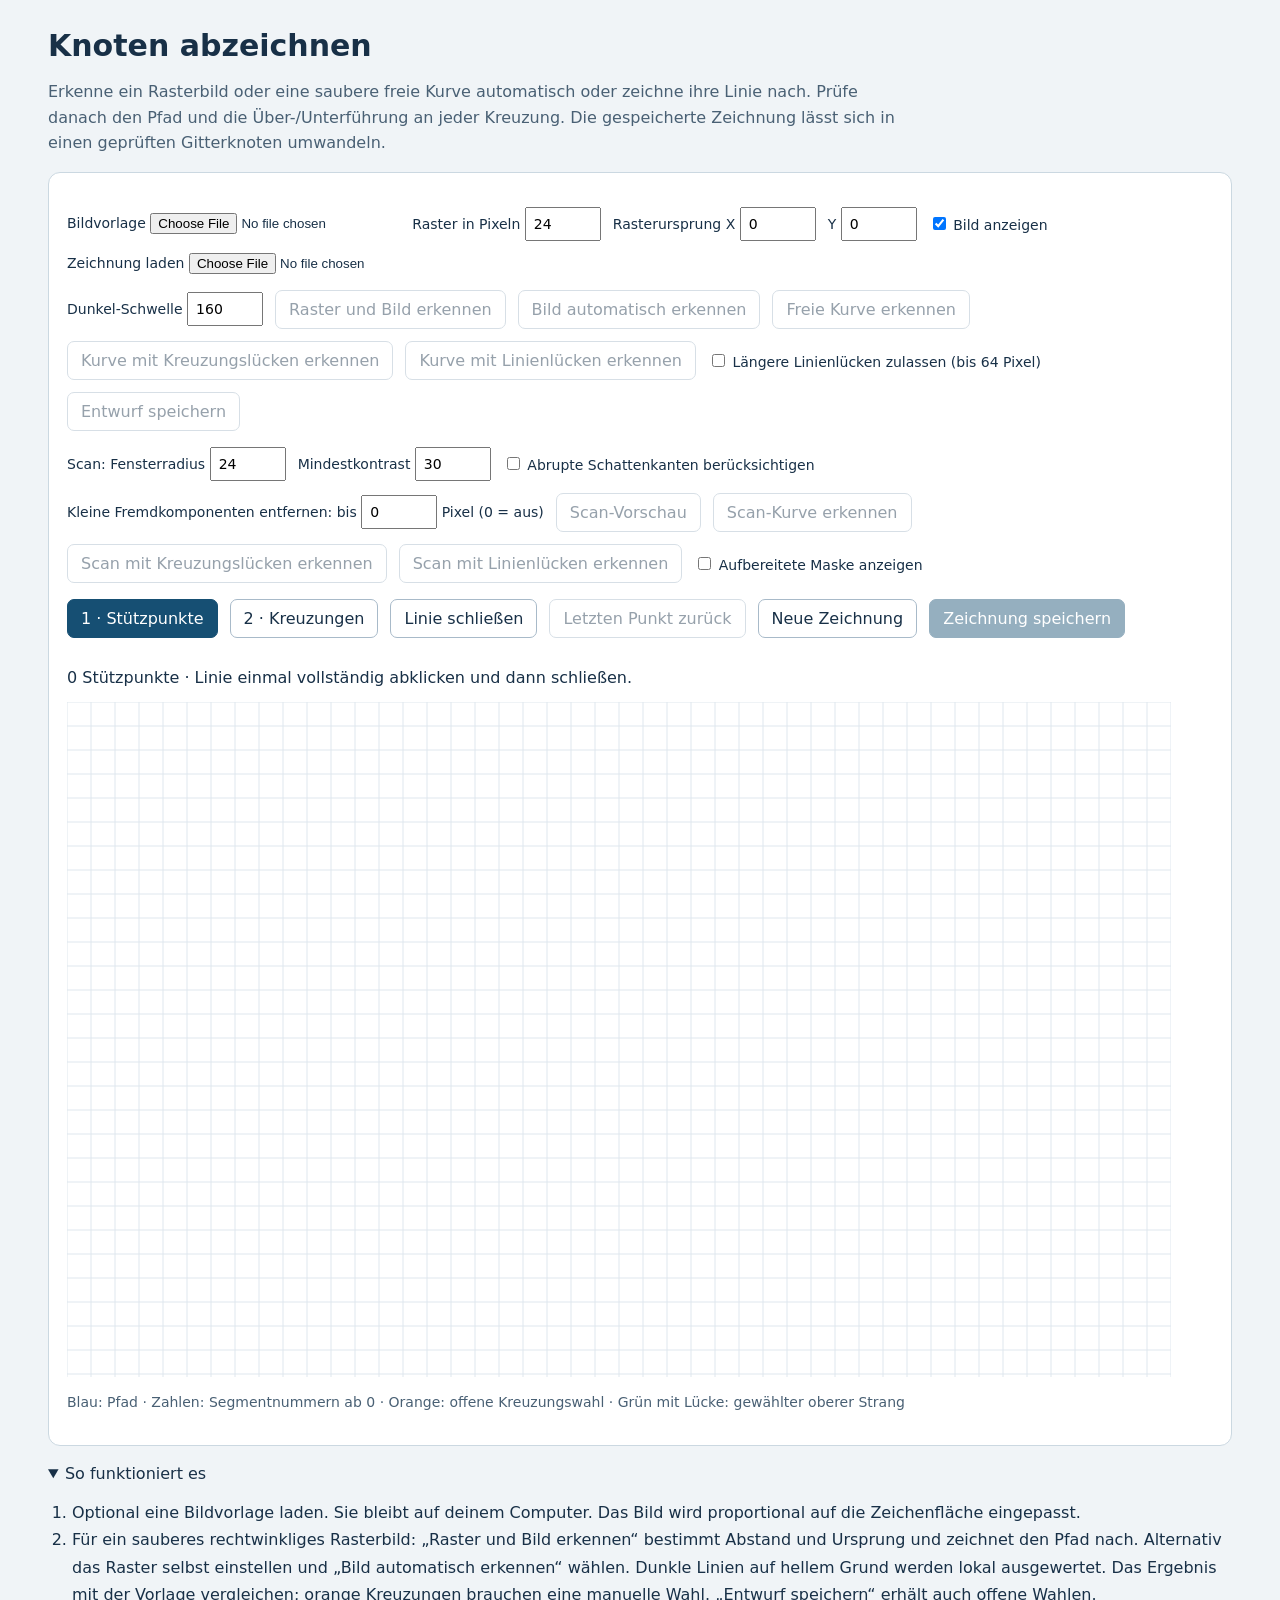
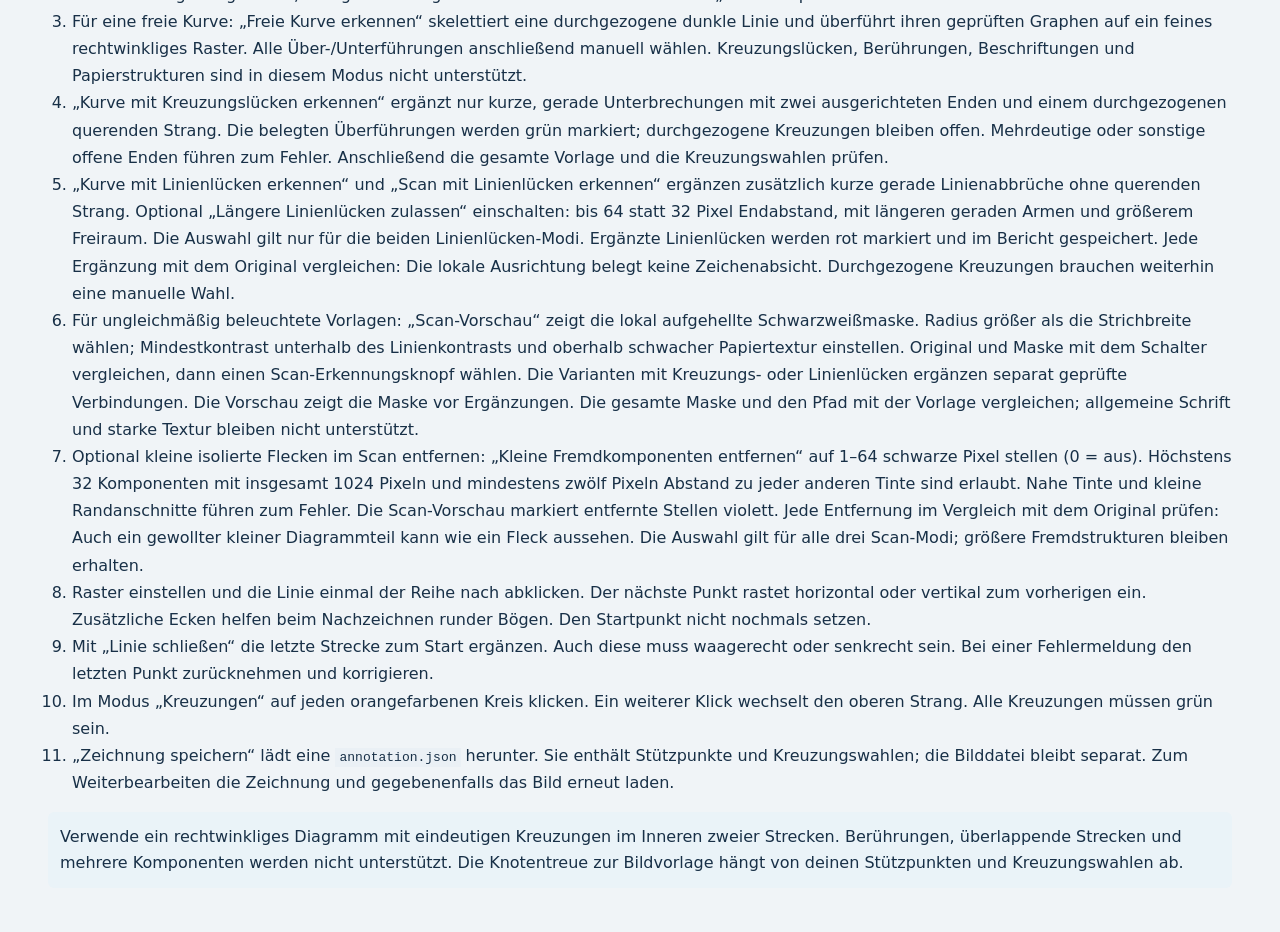
<file: examples/image_tracer.html>
<!doctype html>
<html lang="de">
<meta charset="utf-8">
<meta name="viewport" content="width=device-width,initial-scale=1">
<title>Knoten abzeichnen</title>
<style>
:root{color-scheme:light;font-family:system-ui,sans-serif;color:#183047;background:#f0f4f7}*{box-sizing:border-box}
body{margin:0}main{max-width:1240px;margin:auto;padding:28px}h1{margin:0 0 8px;font-size:30px}p{line-height:1.6}
.intro{max-width:850px;color:#496074}.tools{display:flex;flex-wrap:wrap;align-items:center;gap:12px;margin:16px 0}
button,.file{font:inherit;border:1px solid #a8bac9;border-radius:7px;padding:9px 13px;background:white;color:#183047;cursor:pointer}
button:disabled{opacity:.45;cursor:default}button[aria-pressed=true],.primary{background:#164f73;color:white;border-color:#164f73}
input[type=number]{width:76px;padding:7px;font:inherit}input[type=file]{max-width:250px}label{font-size:14px}
.panel{background:white;border:1px solid #cbd8e1;border-radius:12px;padding:18px}.workspace{overflow:auto;max-height:75vh}
canvas{display:block;max-width:100%;height:auto;touch-action:manipulation;background:#fff;cursor:crosshair}
#status{min-height:48px;padding:12px 0;line-height:1.5}#status[data-error=true]{color:#a32424}
details{margin-top:18px}summary{cursor:pointer}a{color:#164f73}ol{line-height:1.7;padding-left:24px}code{background:#eaf0f5;padding:2px 4px}
.legend{font-size:14px;color:#496074}.notice{padding:12px;background:#eaf3f8;border-radius:6px}
@media(max-width:600px){main{padding:16px}h1{font-size:26px}.panel{padding:10px}}
</style>
<main>
<h1>Knoten abzeichnen</h1>
<p class="intro">Erkenne ein Rasterbild oder eine saubere freie Kurve automatisch oder zeichne ihre Linie nach.
Prüfe danach den Pfad und die Über-/Unterführung an jeder Kreuzung. Die gespeicherte Zeichnung lässt sich in einen geprüften Gitterknoten umwandeln.</p>
<noscript>Für den Abzeichner muss JavaScript aktiviert sein.</noscript>
<div class="panel">
<div class="tools">
<label>Bildvorlage <input id="image" type="file" accept="image/png,image/jpeg,image/webp"></label>
<label>Raster in Pixeln <input id="spacing" type="number" min="1" max="100" value="24"></label>
<label>Rasterursprung X <input id="origin-x" type="number" min="0" max="99" value="0"></label>
<label>Y <input id="origin-y" type="number" min="0" max="99" value="0"></label>
<label><input id="show-image" type="checkbox" checked> Bild anzeigen</label>
<label>Zeichnung laden <input id="import" type="file" accept=".json,application/json"></label>
</div>
<div class="tools">
<label>Dunkel-Schwelle <input id="threshold" type="number" min="1" max="254" value="160"></label>
<button id="auto-recognize" disabled>Raster und Bild erkennen</button>
<button id="recognize" disabled>Bild automatisch erkennen</button>
<button id="curve-recognize" disabled>Freie Kurve erkennen</button>
<button id="gap-recognize" disabled>Kurve mit Kreuzungslücken erkennen</button>
<button id="line-gap-recognize" disabled>Kurve mit Linienlücken erkennen</button>
<label><input id="long-line-gaps" type="checkbox"> Längere Linienlücken zulassen (bis 64 Pixel)</label>
<button id="draft" disabled>Entwurf speichern</button>
</div>
<div class="tools">
<label>Scan: Fensterradius <input id="scan-radius" type="number" min="8" max="80" value="24"></label>
<label>Mindestkontrast <input id="scan-contrast" type="number" min="5" max="100" value="30"></label>
<label><input id="scan-directional" type="checkbox"> Abrupte Schattenkanten berücksichtigen</label>
<label>Kleine Fremdkomponenten entfernen: bis <input id="scan-cleanup" type="number" min="0" max="64" value="0"> Pixel (0 = aus)</label>
<button id="scan-preview" disabled>Scan-Vorschau</button>
<button id="scan-recognize" disabled>Scan-Kurve erkennen</button>
<button id="scan-gap-recognize" disabled>Scan mit Kreuzungslücken erkennen</button>
<button id="scan-line-gap-recognize" disabled>Scan mit Linienlücken erkennen</button>
<label><input id="show-scan" type="checkbox"> Aufbereitete Maske anzeigen</label>
</div>
<div class="tools">
<button id="point-mode" aria-pressed="true">1 · Stützpunkte</button>
<button id="crossing-mode" aria-pressed="false">2 · Kreuzungen</button>
<button id="close">Linie schließen</button>
<button id="undo">Letzten Punkt zurück</button>
<button id="clear">Neue Zeichnung</button>
<button id="download" class="primary" disabled>Zeichnung speichern</button>
</div>
<div id="status" role="status" aria-live="polite"></div>
<div class="workspace"><canvas id="scene" width="1104" height="720" aria-label="Zeichenfläche mit Raster. Stützpunkte mit Maus oder Touch setzen. Alternativ eine JSON-Zeichnung laden."></canvas></div>
<p class="legend">Blau: Pfad · Zahlen: Segmentnummern ab 0 · Orange: offene Kreuzungswahl · Grün mit Lücke: gewählter oberer Strang</p>
</div>
<details open><summary>So funktioniert es</summary>
<ol>
<li>Optional eine Bildvorlage laden. Sie bleibt auf deinem Computer. Das Bild wird proportional auf die Zeichenfläche eingepasst.</li>
<li>Für ein sauberes rechtwinkliges Rasterbild: „Raster und Bild erkennen“ bestimmt Abstand und Ursprung und zeichnet den Pfad nach. Alternativ das Raster selbst einstellen und „Bild automatisch erkennen“ wählen. Dunkle Linien auf hellem Grund werden lokal ausgewertet. Das Ergebnis mit der Vorlage vergleichen; orange Kreuzungen brauchen eine manuelle Wahl. „Entwurf speichern“ erhält auch offene Wahlen.</li>
<li>Für eine freie Kurve: „Freie Kurve erkennen“ skelettiert eine durchgezogene dunkle Linie und überführt ihren geprüften Graphen auf ein feines rechtwinkliges Raster. Alle Über-/Unterführungen anschließend manuell wählen. Kreuzungslücken, Berührungen, Beschriftungen und Papierstrukturen sind in diesem Modus nicht unterstützt.</li>
<li>„Kurve mit Kreuzungslücken erkennen“ ergänzt nur kurze, gerade Unterbrechungen mit zwei ausgerichteten Enden und einem durchgezogenen querenden Strang. Die belegten Überführungen werden grün markiert; durchgezogene Kreuzungen bleiben offen. Mehrdeutige oder sonstige offene Enden führen zum Fehler. Anschließend die gesamte Vorlage und die Kreuzungswahlen prüfen.</li>
<li>„Kurve mit Linienlücken erkennen“ und „Scan mit Linienlücken erkennen“ ergänzen zusätzlich kurze gerade Linienabbrüche ohne querenden Strang. Optional „Längere Linienlücken zulassen“ einschalten: bis 64 statt 32 Pixel Endabstand, mit längeren geraden Armen und größerem Freiraum. Die Auswahl gilt nur für die beiden Linienlücken-Modi. Ergänzte Linienlücken werden rot markiert und im Bericht gespeichert. Jede Ergänzung mit dem Original vergleichen: Die lokale Ausrichtung belegt keine Zeichenabsicht. Durchgezogene Kreuzungen brauchen weiterhin eine manuelle Wahl.</li>
<li>Für ungleichmäßig beleuchtete Vorlagen: „Scan-Vorschau“ zeigt die lokal aufgehellte Schwarzweißmaske. Radius größer als die Strichbreite wählen; Mindestkontrast unterhalb des Linienkontrasts und oberhalb schwacher Papiertextur einstellen. Original und Maske mit dem Schalter vergleichen, dann einen Scan-Erkennungsknopf wählen. Die Varianten mit Kreuzungs- oder Linienlücken ergänzen separat geprüfte Verbindungen. Die Vorschau zeigt die Maske vor Ergänzungen. Die gesamte Maske und den Pfad mit der Vorlage vergleichen; allgemeine Schrift und starke Textur bleiben nicht unterstützt.</li>
<li>Optional kleine isolierte Flecken im Scan entfernen: „Kleine Fremdkomponenten entfernen“ auf 1–64 schwarze Pixel stellen (0 = aus). Höchstens 32 Komponenten mit insgesamt 1024 Pixeln und mindestens zwölf Pixeln Abstand zu jeder anderen Tinte sind erlaubt. Nahe Tinte und kleine Randanschnitte führen zum Fehler. Die Scan-Vorschau markiert entfernte Stellen violett. Jede Entfernung im Vergleich mit dem Original prüfen: Auch ein gewollter kleiner Diagrammteil kann wie ein Fleck aussehen. Die Auswahl gilt für alle drei Scan-Modi; größere Fremdstrukturen bleiben erhalten.</li>
<li>Raster einstellen und die Linie einmal der Reihe nach abklicken. Der nächste Punkt rastet horizontal oder vertikal zum vorherigen ein. Zusätzliche Ecken helfen beim Nachzeichnen runder Bögen. Den Startpunkt nicht nochmals setzen.</li>
<li>Mit „Linie schließen“ die letzte Strecke zum Start ergänzen. Auch diese muss waagerecht oder senkrecht sein. Bei einer Fehlermeldung den letzten Punkt zurücknehmen und korrigieren.</li>
<li>Im Modus „Kreuzungen“ auf jeden orangefarbenen Kreis klicken. Ein weiterer Klick wechselt den oberen Strang. Alle Kreuzungen müssen grün sein.</li>
<li>„Zeichnung speichern“ lädt eine <code>annotation.json</code> herunter. Sie enthält Stützpunkte und Kreuzungswahlen; die Bilddatei bleibt separat. Zum Weiterbearbeiten die Zeichnung und gegebenenfalls das Bild erneut laden.</li>
</ol>
<p class="notice">Verwende ein rechtwinkliges Diagramm mit eindeutigen Kreuzungen im Inneren zweier Strecken.
Berührungen, überlappende Strecken und mehrere Komponenten werden nicht unterstützt. Die Knotentreue zur Bildvorlage hängt von deinen Stützpunkten und Kreuzungswahlen ab.</p>
</details>
</main>
<script>
// Pure model, also exercised by the Node runtime tests.
const TracerModel = (() => {
  const integer = Number.isSafeInteger;
  function intersections(points) {
    if (points.length < 4 || points.length > 500) throw Error('Bitte 4 bis 500 Stützpunkte setzen.');
    if (points.some(p => !Array.isArray(p) || p.length !== 2 || !p.every(integer))) throw Error('Stützpunkte brauchen zwei ganze Koordinaten.');
    if (new Set(points.map(p=>p.join(','))).size !== points.length) throw Error('Stützpunkte dürfen nicht doppelt vorkommen.');
    const segments = points.map((a,i)=>[a,points[(i+1)%points.length]]);
    segments.forEach(([a,b],i)=>{if ((a[0]===b[0]) === (a[1]===b[1])) throw Error(`Segment ${i} muss waagerecht oder senkrecht sein.`);});
    const result=[];
    for(let i=0;i<segments.length;i++) for(let j=i+1;j<segments.length;j++) {
      const [a,b]=segments[i], [c,d]=segments[j], horizontal=a[1]===b[1];
      let hit;
      if(horizontal===(c[1]===d[1])) {
        const axis=horizontal?0:1, fixed=1-axis;
        if(a[fixed]!==c[fixed]) continue;
        const lo=Math.max(Math.min(a[axis],b[axis]),Math.min(c[axis],d[axis]));
        const hi=Math.min(Math.max(a[axis],b[axis]),Math.max(c[axis],d[axis]));
        if(lo>hi) continue;
        if(lo<hi) throw Error(`Segmente ${i} und ${j} überlappen sich.`);
        hit=horizontal?[lo,a[1]]:[a[0],lo];
      } else {
        hit=horizontal?[c[0],a[1]]:[a[0],c[1]];
        if(![[a,b],[c,d]].every(([p,q])=>[0,1].every(k=>Math.min(p[k],q[k])<=hit[k]&&hit[k]<=Math.max(p[k],q[k])))) continue;
      }
      const equal=p=>p[0]===hit[0]&&p[1]===hit[1];
      const adjacent=j===i+1||(i===0&&j===segments.length-1);
      if(adjacent&&[a,b].some(equal)&&[c,d].some(equal)) continue;
      if([a,b,c,d].some(equal)) throw Error(`Segmente ${i} und ${j} berühren einen Endpunkt.`);
      if(result.some(crossing=>equal(crossing.coordinate))) throw Error('Mehr als zwei Stränge an einer Stelle.');
      result.push({coordinate:hit,segments:[i,j]});
      if(result.length>500) throw Error('Höchstens 500 Kreuzungen werden unterstützt.');
    }
    return result.sort((a,b)=>a.coordinate[0]-b.coordinate[0]||a.coordinate[1]-b.coordinate[1]);
  }
  class Drawing {
    constructor(){this.points=[];this.choices=new Map();this.closed=false;this.source=null;this.view=null;this.recognition=null;}
    add(point) {
      if(this.closed) throw Error('Zum Ändern zuerst den letzten Punkt zurücknehmen.');
      if(this.points.length>=500) throw Error('Höchstens 500 Stützpunkte.');
      if(!Array.isArray(point)||point.length!==2||!point.every(integer)) throw Error('Ungültiger Stützpunkt.');
      point=[...point];
      if(this.points.length) {
        const last=this.points.at(-1);
        if(Math.abs(point[0]-last[0])>=Math.abs(point[1]-last[1])) point[1]=last[1]; else point[0]=last[0];
      }
      if(this.points.some(p=>p[0]===point[0]&&p[1]===point[1])) throw Error('Dieser Stützpunkt ist schon belegt.');
      this.points.push(point);this.choices.clear();this.recognition=null;
    }
    close(){intersections(this.points);this.closed=true;}
    undo(){this.closed=false;this.points.pop();this.choices.clear();this.recognition=null;}
    crossings(){return this.closed?intersections(this.points):[];}
    choose(coordinate) {
      const crossing=this.crossings().find(c=>c.coordinate.join(',')===coordinate.join(','));
      if(!crossing) throw Error('Keine Kreuzung an dieser Stelle.');
      const key=coordinate.join(','), current=this.choices.get(key);
      this.choices.set(key,current===crossing.segments[0]?crossing.segments[1]:crossing.segments[0]);
    }
    record(allowDraft=false) {
      if(!this.closed) throw Error('Bitte zuerst die Linie schließen.');
      let missing=false;
      const crossings=this.crossings().flatMap(c=>{
        const over=this.choices.get(c.coordinate.join(','));
        if(!c.segments.includes(over)) {if(!allowDraft)throw Error('Bitte an jeder Kreuzung den oberen Strang wählen.');missing=true;return [];}
        return [{coordinate:[...c.coordinate],over_segment:over}];
      });
      return {schema_version:1,source_image:this.source,waypoints:this.points.map(p=>[...p]),crossings,...(missing?{draft:true}:{}),...(this.view?{editor_view:this.view}:{}),...(this.recognition?{recognition:this.recognition}:{})};
    }
    static load(record) {
      if(record?.schema_version!==1||!Array.isArray(record.waypoints)||!Array.isArray(record.crossings)) throw Error('Ungültiges Zeichnungsformat (Version 1 erwartet).');
      if(record.draft!==undefined&&typeof record.draft!=='boolean')throw Error('Ungültige Entwurfsmarkierung.');
      if(record.source_image!=null&&typeof record.source_image!=='string') throw Error('Ungültiger Bildname.');
      const found=intersections(record.waypoints), drawing=new Drawing();
      drawing.points=record.waypoints.map(p=>[...p]);drawing.source=record.source_image??null;drawing.closed=true;
      const view=record.editor_view;
      if(view!=null){
        if(![view.spacing,view.width,view.height].every(integer)||!Array.isArray(view.offset)||view.offset.length!==2||!view.offset.every(integer)
          ||view.spacing<1||view.spacing>100||view.width<1||view.width>12000||view.height<1||view.height>12000||view.width*view.height>16000000)throw Error('Ungültige Zeichenflächen-Einstellungen.');
        drawing.view={spacing:view.spacing,width:view.width,height:view.height,offset:[...view.offset]};
        if(view.pixel_origin!=null){
          if(!Array.isArray(view.pixel_origin)||view.pixel_origin.length!==2||!view.pixel_origin.every(v=>integer(v)&&v>=0&&v<view.spacing))throw Error('Ungültiger Rasterursprung.');
          drawing.view.pixel_origin=[...view.pixel_origin];
        }
      }
      if(record.recognition!=null){
        const r=record.recognition;
        if(!['grid-sampling-v1','skeleton-orthogonal-v1'].includes(r.algorithm)||!integer(r.threshold)||r.threshold<1||r.threshold>254
          ||!['foreground_pixels','grid_edges','inferred_crossings','unresolved_crossings'].every(k=>integer(r[k])&&r[k]>=0&&r[k]<=16000000))throw Error('Ungültiger Erkennungsbericht.');
        drawing.recognition={algorithm:r.algorithm,threshold:r.threshold,...Object.fromEntries(['foreground_pixels','grid_edges','inferred_crossings','unresolved_crossings'].map(k=>[k,r[k]]))};
        if(r.algorithm==='skeleton-orthogonal-v1'){
          if(![4,8,12].includes(r.sample_size)||!integer(r.skeleton_pixels)||r.skeleton_pixels<4||r.skeleton_pixels>100000
            ||!integer(r.thinning_iterations)||r.thinning_iterations<1||r.thinning_iterations>128
            ||(r.inferred_crossings!==0&&r.crossing_gaps===undefined)||r.grid_detection!==undefined)throw Error('Ungültiger Kurven-Erkennungsbericht.');
          Object.assign(drawing.recognition,{sample_size:r.sample_size,skeleton_pixels:r.skeleton_pixels,thinning_iterations:r.thinning_iterations});
        }
        if(r.crossing_gaps!==undefined){
          const g=r.crossing_gaps,pixel=p=>Array.isArray(p)&&p.length===2&&p.every(integer)&&view&&p[0]>=0&&p[0]<view.width&&p[1]>=0&&p[1]<view.height;
          if(r.algorithm!=='skeleton-orthogonal-v1'||!view||!g||g.algorithm!=='local-crossing-gaps-v1'||!Array.isArray(g.evidence)
            ||g.evidence.length>20||g.evidence.length!==r.inferred_crossings||r.inferred_crossings+r.unresolved_crossings!==found.length
            ||new Set(g.evidence.map(e=>Array.isArray(e?.coordinate)?e.coordinate.join(','):null)).size!==g.evidence.length
            ||g.evidence.some(e=>!e||!Array.isArray(e.endpoints)||e.endpoints.length!==2||!e.endpoints.every(pixel)||!pixel(e.crossing_pixel)
              ||Math.hypot(e.endpoints[0][0]-e.endpoints[1][0],e.endpoints[0][1]-e.endpoints[1][1])<10
              ||Math.hypot(e.endpoints[0][0]-e.endpoints[1][0],e.endpoints[0][1]-e.endpoints[1][1])>40
              ||!integer(e.added_pixels)||e.added_pixels<4||e.added_pixels>80||!Array.isArray(e.coordinate)||e.coordinate.length!==2||!e.coordinate.every(integer)
              ||!integer(e.over_segment)||!found.some(c=>c.coordinate.join(',')===e.coordinate.join(',')&&c.segments.includes(e.over_segment))))
            throw Error('Ungültiger Kreuzungslücken-Bericht.');
          drawing.recognition.crossing_gaps={algorithm:g.algorithm,evidence:g.evidence.map(e=>({endpoints:e.endpoints.map(p=>[...p]),crossing_pixel:[...e.crossing_pixel],added_pixels:e.added_pixels,coordinate:[...e.coordinate],over_segment:e.over_segment}))};
        }
        if(r.line_gaps!==undefined){
          const g=r.line_gaps,pixel=p=>Array.isArray(p)&&p.length===2&&p.every(integer)&&view&&p[0]>=0&&p[0]<view.width&&p[1]>=0&&p[1]<view.height;
          const extended=g?.algorithm==='local-line-gaps-v2',limit=extended?64:32;
          if(r.algorithm!=='skeleton-orthogonal-v1'||!view||!g||!['local-line-gaps-v1','local-line-gaps-v2'].includes(g.algorithm)
            ||(extended?g.max_distance!==64:g.max_distance!==undefined)||!Array.isArray(g.evidence)
            ||g.evidence.length+(r.crossing_gaps?.evidence.length??0)>20||r.inferred_crossings+r.unresolved_crossings!==found.length
            ||g.evidence.some(e=>!e||!Array.isArray(e.endpoints)||e.endpoints.length!==2||!e.endpoints.every(pixel)
              ||Math.hypot(e.endpoints[0][0]-e.endpoints[1][0],e.endpoints[0][1]-e.endpoints[1][1])<10
              ||Math.hypot(e.endpoints[0][0]-e.endpoints[1][0],e.endpoints[0][1]-e.endpoints[1][1])>limit
              ||!integer(e.added_pixels)||e.added_pixels<3||e.added_pixels>2*limit))throw Error('Ungültiger Linienlücken-Bericht.');
          const ends=[...g.evidence,...(r.crossing_gaps?.evidence??[])].flatMap(e=>e.endpoints.map(p=>p.join(',')));
          if(new Set(ends).size!==ends.length)throw Error('Ungültiger Linienlücken-Bericht: Enden mehrfach verwendet.');
          drawing.recognition.line_gaps={algorithm:g.algorithm,...(extended?{max_distance:64}:{}),evidence:g.evidence.map(e=>({endpoints:e.endpoints.map(p=>[...p]),added_pixels:e.added_pixels}))};
        }
        if(r.preprocessing!==undefined){
          const p=r.preprocessing;
          if(r.algorithm!=='skeleton-orthogonal-v1'||!p||!['local-mean-v1','local-quadrant-v1'].includes(p.algorithm)
            ||!integer(p.window_radius)||p.window_radius<8||p.window_radius>80
            ||(p.algorithm==='local-quadrant-v1'&&(!view||view.width<2*p.window_radius+1||view.height<2*p.window_radius+1||view.width>1200||view.height>900))
            ||!integer(p.contrast)||p.contrast<5||p.contrast>100
            ||!integer(p.foreground_pixels)||p.foreground_pixels<1||p.foreground_pixels>200000||p.foreground_pixels!==r.foreground_pixels
            ||!integer(p.background_min)||!integer(p.background_max)||p.background_min<0||p.background_max>255||p.background_min>p.background_max)
            throw Error('Ungültiger Scan-Aufbereitungsbericht.');
          drawing.recognition.preprocessing=Object.fromEntries(['algorithm','window_radius','contrast','foreground_pixels','background_min','background_max'].map(k=>[k,p[k]]));
          if(p.cleanup!==undefined){
            const c=p.cleanup;
            if(!view||!c||c.algorithm!=='isolated-components-v1'||!integer(c.max_area)||c.max_area<1||c.max_area>64||c.clearance!==12
              ||!integer(c.original_foreground_pixels)||c.original_foreground_pixels>200000
              ||!integer(c.removed_pixels)||c.removed_pixels<0||c.removed_pixels>1024||c.original_foreground_pixels!==p.foreground_pixels+c.removed_pixels
              ||!Array.isArray(c.components)||c.components.length>32
              ||c.components.some(e=>!e||!integer(e.pixels)||e.pixels<1||e.pixels>c.max_area
                ||!Array.isArray(e.bounds)||e.bounds.length!==4||!e.bounds.every(integer)
                ||e.bounds[0]<1||e.bounds[1]<1||e.bounds[2]>=view.width-1||e.bounds[3]>=view.height-1
                ||e.bounds[0]>e.bounds[2]||e.bounds[1]>e.bounds[3]
                ||e.pixels>(e.bounds[2]-e.bounds[0]+1)*(e.bounds[3]-e.bounds[1]+1)
                ||e.pixels<Math.max(e.bounds[2]-e.bounds[0]+1,e.bounds[3]-e.bounds[1]+1))
              ||c.components.reduce((n,e)=>n+e.pixels,0)!==c.removed_pixels
              ||new Set(c.components.map(e=>e.bounds.join(','))).size!==c.components.length)
              throw Error('Ungültiger Scan-Bereinigungsbericht.');
            drawing.recognition.preprocessing.cleanup={algorithm:c.algorithm,max_area:c.max_area,clearance:12,
              original_foreground_pixels:c.original_foreground_pixels,removed_pixels:c.removed_pixels,
              components:c.components.map(e=>({bounds:[...e.bounds],pixels:e.pixels}))};
          }
        }
        if(r.grid_detection!==undefined){
          const g=r.grid_detection;
          if(!g||g.algorithm!=='line-bands-v1'||!integer(g.tested_grids)||g.tested_grids<1||g.tested_grids>16
            ||!['horizontal_lines','vertical_lines'].every(k=>integer(g[k])&&g[k]>=2&&g[k]<=1200))throw Error('Ungültiger Raster-Erkennungsbericht.');
          drawing.recognition.grid_detection={algorithm:g.algorithm,tested_grids:g.tested_grids,horizontal_lines:g.horizontal_lines,vertical_lines:g.vertical_lines};
        }
      }
      record.crossings.forEach(c=>{
        if(!c||!Array.isArray(c.coordinate)||c.coordinate.length!==2||!c.coordinate.every(integer)||!integer(c.over_segment)) throw Error('Ungültige Kreuzungswahl.');
        const key=c.coordinate.join(','), pair=found.find(f=>f.coordinate.join(',')===key);
        if(!pair||!pair.segments.includes(c.over_segment)||drawing.choices.has(key)) throw Error('Kreuzungswahl passt nicht zum Diagramm.');
        drawing.choices.set(key,c.over_segment);
      });
      drawing.record(record.draft===true);return drawing;
    }
  }
  return {Drawing,intersections};
})();

// Grid-constrained centreline extraction. No network, libraries or guessed crossings.
const RasterTracer = (() => {
  function pixels({data,width,height},threshold) {
    const integer=Number.isSafeInteger;
    if(!integer(width)||!integer(height)||width<1||height<1||width>1200||height>900||!data||data.length!==width*height*4)
      throw Error('Erkennung unterstützt höchstens 1200 × 900 Pixel.');
    if(!integer(threshold)||threshold<1||threshold>254)throw Error('Dunkel-Schwelle ungültig.');
    const mask=new Uint8Array(width*height);let foreground=0;
    for(let i=0;i<mask.length;i++) {
      const k=4*i, alpha=data[k+3]/255;
      const light=(.299*data[k]+.587*data[k+1]+.114*data[k+2])*alpha+255*(1-alpha);
      if(light<threshold){mask[i]=1;foreground++;}
    }
    if(!foreground)throw Error('Keine dunkle Linie gefunden. Dunkel-Schwelle prüfen.');
    return {mask,foreground};
  }
  function recognize(image, {spacing=24,origin=[0,0],threshold=160}={}) {
    const {mask,foreground}=pixels(image,threshold);
    return recognizeGrid(image,{spacing,origin,threshold},mask,foreground);
  }
  function recognizeGrid({width,height}, {spacing,origin,threshold}, mask,foreground) {
    const integer=Number.isSafeInteger;
    if(!integer(spacing)||spacing<8||spacing>100||!Array.isArray(origin)||origin.length!==2||!origin.every(v=>integer(v)&&v>=0&&v<spacing))
      throw Error('Rasterabstand oder Ursprung ungültig.');
    const cols=Math.floor((width-1-origin[0])/spacing)+1, rows=Math.floor((height-1-origin[1])/spacing)+1;
    const adjacency=new Map(), edges=[], radius=Math.max(1,Math.floor(spacing*.12));
    const xy=id=>[origin[0]+(id%cols)*spacing,origin[1]+Math.floor(id/cols)*spacing];
    const ink=(x,y)=>x>=0&&y>=0&&x<width&&y<height&&mask[y*width+x]===1;
    function sample(x,y,horizontal,lo,hi,band) {
      let count=0, total=0, deviation=0;
      for(let t=lo;t<=hi;t++) {
        let nearest=Infinity;
        for(let d=-band;d<=band;d++)if(ink(x+(horizontal?t:d),y+(horizontal?d:t)))nearest=Math.min(nearest,Math.abs(d));
        if(nearest!==Infinity){count++;deviation+=nearest;}total++;
      }
      return {support:count/total, deviation:count?deviation/count:0};
    }
    for(let row=0;row<rows;row++)for(let col=0;col<cols;col++) {
      const a=row*cols+col, [x,y]=xy(a);
      for(const horizontal of [true,false]) {
        if(horizontal?col+1>=cols:row+1>=rows)continue;
        const s=sample(x,y,horizontal,Math.ceil(spacing*.40),Math.floor(spacing*.60),radius);
        if(s.support<=.15)continue;
        if(s.support<.85||s.deviation>Math.max(1,spacing*.03))throw Error(`Linie bei Pixel (${x}, ${y}) liegt nicht eindeutig auf dem Raster. Abstand, Ursprung und Schwelle prüfen.`);
        const b=a+(horizontal?1:cols);edges.push([a,b]);
        for(const [u,v] of [[a,b],[b,a]]){if(!adjacency.has(u))adjacency.set(u,[]);adjacency.get(u).push(v);}
      }
    }
    if(!edges.length)throw Error('Keine Rasterkanten gefunden. Abstand und Ursprung prüfen.');
    for(const neighbors of adjacency.values())if(neighbors.length!==2&&neighbors.length!==4)
      throw Error('Offene Linie oder Verzweigung gefunden. Nur geschlossene rechtwinklige Diagramme werden unterstützt.');
    for(const [id,neighbors] of adjacency) {
      const [x,y]=xy(id),crossing=neighbors.length===4;
      if(!ink(x,y))throw Error('Unterbrochene Linie am Rasterpunkt. Nur Kreuzungen mit sichtbarem oberem Strang sind zulässig.');
      for(const neighbor of neighbors) {
        const [nx,ny]=xy(neighbor),horizontal=ny===y,sign=neighbor>id?1:-1;
        const lo=Math.max(1,Math.ceil(spacing*(crossing ? .40 : .02))),hi=Math.floor(spacing*(crossing ? .48 : .40));
        const support=sample(x,y,horizontal,sign>0?lo:-hi,sign>0?hi:-lo,Math.max(0,Math.floor(spacing*.02))).support;
        if(support<.85)throw Error('Unterbrochene oder versetzte Linie zwischen Rasterkanten. Vorlage prüfen.');
      }
    }
    // Every dark pixel must be explained by a narrow corridor around an extracted edge.
    const covered=new Uint8Array(mask.length), corridor=Math.max(2,Math.floor(spacing*.16));
    for(const [a,b] of edges){
      const [ax,ay]=xy(a),[bx,by]=xy(b);
      for(let y=Math.max(0,ay-corridor);y<=Math.min(height-1,by+corridor);y++)
        for(let x=Math.max(0,ax-corridor);x<=Math.min(width-1,bx+corridor);x++)covered[y*width+x]=1;
    }
    for(let i=0;i<mask.length;i++)if(mask[i]&&!covered[i])throw Error('Dunkle Bildteile außerhalb des erkannten Pfades. Vorlage bereinigen oder manuell abzeichnen.');
    const key=(a,b)=>a<b?`${a}:${b}`:`${b}:${a}`;
    const corner=id=>{const n=adjacency.get(id);return n.length===2&&n[0]+n[1]!==2*id;};
    const start=[...adjacency.keys()].filter(corner).sort((a,b)=>a-b)[0];
    if(start===undefined)throw Error('Kein geschlossener Strang mit Ecken gefunden.');
    const visited=new Set(), walk=[start];let previous=start,current=Math.min(...adjacency.get(start));
    while(true) {
      const edge=key(previous,current);
      if(visited.has(edge))throw Error('Pfad ist nicht eindeutig geschlossen.');
      visited.add(edge);
      if(current===start)break;
      walk.push(current);
      const neighbors=adjacency.get(current);
      const next=neighbors.length===4?2*current-previous:neighbors.find(n=>n!==previous);
      if(!neighbors.includes(next))throw Error('Kreuzung lässt sich nicht geradlinig durchlaufen.');
      previous=current;current=next;
    }
    if(visited.size!==edges.length)throw Error('Mehrere geschlossene Komponenten gefunden. Nur ein Strang wird unterstützt.');
    const waypoints=walk.filter(corner).map(id=>[id%cols,-Math.floor(id/cols)]);
    const found=TracerModel.intersections(waypoints), crossings=[];
    for(const crossing of found) {
      const [col,negativeRow]=crossing.coordinate,[x,y]=xy(-negativeRow*cols+col);
      const lo=Math.max(2,Math.ceil(spacing*.07)),hi=Math.max(lo,Math.floor(spacing*.11));
      const band=Math.max(0,Math.floor(spacing*.02));
      const support=horizontal=>(sample(x,y,horizontal,lo,hi,band).support+sample(x,y,horizontal,-hi,-lo,band).support)/2;
      const h=support(true),v=support(false);
      let horizontal;
      if(h>=.85&&v<=.15)horizontal=true;
      else if(v>=.85&&h<=.15)horizontal=false;
      else continue; // Continuous or ambiguous ink never supplies an over/under guess.
      const over=crossing.segments.find(i=>(waypoints[i][1]===waypoints[(i+1)%waypoints.length][1])===horizontal);
      crossings.push({coordinate:crossing.coordinate,over_segment:over});
    }
    const unresolved=found.length-crossings.length;
    return {schema_version:1,source_image:null,waypoints,crossings,...(unresolved?{draft:true}:{}),
      editor_view:{spacing,offset:[0,0],pixel_origin:[...origin],width,height},
      recognition:{algorithm:'grid-sampling-v1',threshold,foreground_pixels:foreground,grid_edges:edges.length,
        inferred_crossings:crossings.length,unresolved_crossings:unresolved}};
  }
  // Infer line centres from bands of long horizontal / vertical ink runs.
  // Candidate grids are proposals only: the complete graph validator must accept.
  function recognizeAuto(image,{threshold=160}={}) {
    const {mask,foreground}=pixels(image,threshold),{width,height}=image;
    function centres(horizontal) {
      const count=horizontal?height:width, length=horizontal?width:height, bands=[];
      let start=-1;
      for(let axis=0;axis<=count;axis++) {
        let longest=0,run=0;
        if(axis<count)for(let t=0;t<length;t++) {
          run=mask[horizontal?axis*width+t:t*width+axis]?run+1:0;
          longest=Math.max(longest,run);
        }
        if(longest>=12){if(start<0)start=axis;}
        else if(start>=0){bands.push(Math.round((start+axis-1)/2));start=-1;}
      }
      return bands;
    }
    const xs=centres(false),ys=centres(true);
    if(xs.length<2||ys.length<2)throw Error('Raster nicht bestimmbar: mindestens zwei schmale Linienbänder je Richtung mit 12 Pixeln sichtbarer Länge nötig. Raster manuell einstellen.');
    function fit(lines,spacing) {
      let best=null;
      for(let origin=0;origin<spacing;origin++) {
        let error=0;
        for(const line of lines) {
          const residual=((line-origin)%spacing+spacing)%spacing, distance=Math.min(residual,spacing-residual);
          if(distance>1){error=Infinity;break;}error+=distance*distance;
        }
        if(!best||error<best.error)best={origin,error};
      }
      return best;
    }
    const candidates=[];
    for(let spacing=8;spacing<=100;spacing++) {
      const x=fit(xs,spacing),y=fit(ys,spacing),error=x.error+y.error;
      if(Number.isFinite(error))candidates.push({spacing,origin:[x.origin,y.origin],error});
    }
    candidates.sort((a,b)=>a.error-b.error||b.spacing-a.spacing);
    let tested=0,lastError='Kein gemeinsames Raster zwischen 8 und 100 Pixeln.';
    for(const candidate of candidates.slice(0,16)) {
      tested++;
      try {
        const record=recognizeGrid(image,{...candidate,threshold},mask,foreground);
        record.recognition.grid_detection={algorithm:'line-bands-v1',tested_grids:tested,horizontal_lines:ys.length,vertical_lines:xs.length};
        return record;
      }catch(error){lastError=error.message;}
    }
    throw Error(`Kein geprüftes Raster gefunden (${tested}/16 Versuche). ${lastError} Raster manuell einstellen oder Vorlage manuell abzeichnen.`);
  }
  return {recognize,recognizeAuto,pixels};
})();

// Bounded local thresholding with opt-in, isolated small-component removal.
const ScanPreprocessor = (() => {
  function clean(output,width,height,foreground,maxArea){
    // Label 8-connected ink before changing any pixels. Small components must
    // be isolated from ALL other ink, including other removal candidates.
    const labels=new Int32Array(width*height),queue=new Uint32Array(foreground),small=[];let label=0;
    for(let start=0;start<labels.length;start++){
      if(output[4*start]!==0||labels[start])continue;
      let head=0,tail=1,x0=width,y0=height,x1=0,y1=0;queue[0]=start;labels[start]=++label;
      while(head<tail){
        const i=queue[head++],x=i%width,y=Math.floor(i/width);
        x0=Math.min(x0,x);y0=Math.min(y0,y);x1=Math.max(x1,x);y1=Math.max(y1,y);
        for(let yy=Math.max(0,y-1);yy<=Math.min(height-1,y+1);yy++)for(let xx=Math.max(0,x-1);xx<=Math.min(width-1,x+1);xx++){
          const j=yy*width+xx;if(!labels[j]&&output[4*j]===0){labels[j]=label;queue[tail++]=j;}
        }
      }
      if(tail<=maxArea){small.push({label,pixels:Array.from(queue.subarray(0,tail)),bounds:[x0,y0,x1,y1]});
        if(small.length>32)throw Error('Scan-Bereinigung: mehr als 32 kleine Komponenten.');}
    }
    const removed=small.reduce((n,c)=>n+c.pixels.length,0);
    if(removed>1024||removed===foreground)throw Error('Scan-Bereinigung: zu viele Fremdpixel oder kein verbleibender Linienzug.');
    for(const c of small){
      const [x0,y0,x1,y1]=c.bounds;
      if(x0===0||y0===0||x1===width-1||y1===height-1)throw Error('Scan-Bereinigung: kleine Komponente am Bildrand.');
      for(const i of c.pixels){
        const x=i%width,y=Math.floor(i/width);
        for(let yy=Math.max(0,y-11);yy<=Math.min(height-1,y+11);yy++)for(let xx=Math.max(0,x-11);xx<=Math.min(width-1,x+11);xx++){
          const other=labels[yy*width+xx];if(other&&other!==c.label)throw Error('Scan-Bereinigung: kleine Komponente zu nah an anderer Tinte (mindestens 12 Pixel nötig).');
        }
      }
    }
    for(const c of small)for(const i of c.pixels)output.set([255,255,255,255],4*i);
    return {algorithm:'isolated-components-v1',max_area:maxArea,clearance:12,original_foreground_pixels:foreground,
      removed_pixels:removed,components:small.map(c=>({bounds:c.bounds,pixels:c.pixels.length}))};
  }
  function prepare(image,{radius=24,contrast=30,cleanup=0,directional=false}={}) {
    // Validate dimensions before allocating the integral image and output mask.
    const {width,height,data}=image;
    if(!Number.isSafeInteger(width)||!Number.isSafeInteger(height)||width<1||height<1||width>1200||height>900||!data||data.length!==4*width*height)
      throw Error('Scan-Aufbereitung unterstützt höchstens 1200 × 900 Pixel.');
    if(!Number.isSafeInteger(radius)||radius<8||radius>80||!Number.isSafeInteger(contrast)||contrast<5||contrast>100)
      throw Error('Scan-Radius oder Mindestkontrast ungültig.');
    if(!Number.isSafeInteger(cleanup)||cleanup<0||cleanup>64)throw Error('Scan-Bereinigung: Pixelgrenze muss zwischen 0 und 64 liegen.');
    if(typeof directional!=='boolean')throw Error('Scan-Schattenkorrektur: Schalter ungültig.');
    if(directional&&(width<2*radius+1||height<2*radius+1))throw Error('Scan-Schattenkorrektur: Bild muss je Achse mindestens 2 × Radius + 1 Pixel groß sein.');
    const light=new Uint8Array(width*height),stride=width+1,integral=new Float64Array(stride*(height+1));
    for(let y=0;y<height;y++){
      let sum=0;
      for(let x=0;x<width;x++){
        const i=y*width+x,k=4*i,alpha=data[k+3]/255;
        light[i]=Math.round((.299*data[k]+.587*data[k+1]+.114*data[k+2])*alpha+255*(1-alpha));
        sum+=light[i];integral[(y+1)*stride+x+1]=integral[y*stride+x+1]+sum;
      }
    }
    const output=new Uint8ClampedArray(data.length);let foreground=0,min=255,max=0;
    const average=(x0,y0,x1,y1)=>(integral[y1*stride+x1]-integral[y0*stride+x1]-integral[y1*stride+x0]+integral[y0*stride+x0])/((x1-x0)*(y1-y0));
    for(let y=0;y<height;y++)for(let x=0;x<width;x++){
      const x0=Math.max(0,x-radius),x1=Math.min(width,x+radius+1),y0=Math.max(0,y-radius),y1=Math.min(height,y+radius+1);
      let mean;
      if(directional){
        // Only full quadrants: a clipped one-pixel window could erase border ink.
        // Taking the darkest context avoids treating the dark side of a shadow as ink.
        mean=255;
        if(x>=radius&&y>=radius)mean=Math.min(mean,average(x-radius,y-radius,x+1,y+1));
        if(x+radius<width&&y>=radius)mean=Math.min(mean,average(x,y-radius,x+radius+1,y+1));
        if(x>=radius&&y+radius<height)mean=Math.min(mean,average(x-radius,y,x+1,y+radius+1));
        if(x+radius<width&&y+radius<height)mean=Math.min(mean,average(x,y,x+radius+1,y+radius+1));
      }else mean=average(x0,y0,x1,y1);
      min=Math.min(min,Math.round(mean));max=Math.max(max,Math.round(mean));
      const i=y*width+x,dark=mean-light[i]>=contrast,value=dark?0:255;
      if(dark)foreground++;
      output.set([value,value,value,255],4*i);
    }
    if(!foreground)throw Error('Keine kontrastreiche Linie gefunden. Scan-Mindestkontrast prüfen.');
    if(foreground>200000)throw Error('Scan-Maske überschreitet 200000 Vordergrundpixel.');
    const cleaning=cleanup?clean(output,width,height,foreground,cleanup):null;
    return {image:{width,height,data:output},report:{algorithm:directional?'local-quadrant-v1':'local-mean-v1',window_radius:radius,contrast,
      foreground_pixels:foreground-(cleaning?.removed_pixels??0),background_min:min,background_max:max,...(cleaning?{cleanup:cleaning}:{})}};
  }
  return {prepare};
})();

// A conservative curve recognizer. Full-resolution and sampled skeletons must
// describe the same embedded graph before any orthogonal drawing is accepted.
const CurveTracer = (() => {
  const key=p=>p.join(','), same=(a,b)=>a[0]===b[0]&&a[1]===b[1];
  function euler(mask,w,h){
    // Euler characteristic for 8-connected ink / 4-connected background.
    // Padding is white; count singletons, triples and diagonal pairs in 2x2s.
    const ink=(x,y)=>x>=0&&y>=0&&x<w&&y<h?mask[y*w+x]:0;let sum=0;
    for(let y=-1;y<h;y++)for(let x=-1;x<w;x++){
      const a=ink(x,y),b=ink(x+1,y),c=ink(x,y+1),d=ink(x+1,y+1),n=a+b+c+d;
      if(n===1)sum++;else if(n===3)sum--;else if(n===2&&((a&&d)||(b&&c)))sum-=2;
    }
    return sum/4;
  }
  function connected(mask,w,h,foreground){
    if(foreground>200000)throw Error('Zu viel Vordergrund: höchstens 200000 dunkle Pixel.');
    const seen=new Uint8Array(mask.length),queue=new Int32Array(foreground);
    const first=mask.indexOf(1);queue[0]=first;seen[first]=1;let count=1;
    for(let n=0;n<count;n++){
      const i=queue[n],x=i%w,y=Math.floor(i/w);
      for(let dy=-1;dy<=1;dy++)for(let dx=-1;dx<=1;dx++){
        const j=i+dy*w+dx;
        if(x+dx<0||x+dx>=w||y+dy<0||y+dy>=h||!mask[j]||seen[j])continue;
        seen[j]=1;queue[count++]=j;
      }
    }
    if(count!==foreground)throw Error('Mehrere Komponenten oder Fremdpixel gefunden. Keine Bildteile werden entfernt.');
  }
  function thin(input,w,h) {
    const mask=input.slice(), active=[];
    for(let i=0;i<mask.length;i++)if(mask[i]){
      if(i%w===0||i%w===w-1||i<w||i>=w*(h-1))throw Error('Die Kurve berührt den Bildrand. Mehr weißen Rand vorsehen.');
      active.push(i);
    }
    if(active.length>200000)throw Error('Zu viel Vordergrund: höchstens 200000 dunkle Pixel.');
    // Zhang-Suen, with simultaneous deletions in each subiteration.
    for(let iteration=1;iteration<=128;iteration++){
      let changed=false;
      for(let phase=0;phase<2;phase++){
        const remove=[];
        for(const i of active){
          if(!mask[i])continue;
          const p=[mask[i-w],mask[i-w+1],mask[i+1],mask[i+w+1],mask[i+w],mask[i+w-1],mask[i-1],mask[i-w-1]];
          const count=p.reduce((a,b)=>a+b,0);
          if(count<2||count>6)continue;
          let transitions=0;for(let k=0;k<8;k++)if(!p[k]&&p[(k+1)%8])transitions++;
          if(transitions!==1)continue;
          if(phase===0?(p[0]*p[2]*p[4]||p[2]*p[4]*p[6]):(p[0]*p[2]*p[6]||p[0]*p[4]*p[6]))continue;
          remove.push(i);
        }
        if(remove.length)changed=true;
        for(const i of remove)mask[i]=0;
      }
      if(!changed)return {mask,iterations:iteration};
    }
    throw Error('Skelettierung nach 128 Schritten abgebrochen. Dünnere Linien verwenden.');
  }
  function localGaps(mask,w,h,{crossings,lines,maxLineGap}) {
    // Only repair locally straight, isolated gaps. Every original endpoint must
    // have exactly one evidenced partner; no nearest-neighbour fallback.
    const skeleton=thin(mask,w,h).mask,xy=i=>[i%w,Math.floor(i/w)];
    const neighbors=i=>{
      const [x,y]=xy(i),result=[];
      for(let dy=-1;dy<=1;dy++)for(let dx=-1;dx<=1;dx++){
        if((!dx&&!dy)||x+dx<0||x+dx>=w||y+dy<0||y+dy>=h||!skeleton[i+dy*w+dx])continue;
        if(dx&&dy&&(skeleton[i+dx]||skeleton[i+dy*w]))continue;
        result.push(i+dy*w+dx);
      }
      return result;
    };
    const endpoints=[];
    for(let i=0;i<skeleton.length;i++)if(skeleton[i]){
      const ns=neighbors(i);
      if(!ns.length)throw Error('Isolierte Fremdpixel in der Lückenvorlage.');
      if(ns.length===1)endpoints.push(i);
    }
    if(endpoints.length>40||endpoints.length%2)throw Error('Lücken brauchen höchstens 40 eindeutig gepaarte Enden.');
    function arm(start,next,steps=10){
      const path=[xy(start)];let previous=start,current=next;
      for(let k=0;k<steps;k++){
        path.push(xy(current));const ns=neighbors(current).filter(i=>i!==previous);
        if(ns.length!==1)return null;
        previous=current;current=ns[0];
      }
      return path;
    }
    const distance=(a,b)=>Math.hypot(a[0]-b[0],a[1]-b[1]);
    const dot=(a,b)=>a[0]*b[0]+a[1]*b[1],delta=(a,b)=>a.map((v,k)=>v-b[k]);
    const normalDistance=(p,a,u)=>Math.abs((p[0]-a[0])*u[1]-(p[1]-a[1])*u[0]);
    const candidates=[];
    for(let i=0;i<endpoints.length;i++)for(let j=i+1;j<endpoints.length;j++){
      const a=xy(endpoints[i]),b=xy(endpoints[j]),length=distance(a,b);
      if(length<10||length>Math.max(crossings?40:0,lines?maxLineGap:0))continue;
      const u=delta(b,a).map(v=>v/length),left=arm(endpoints[i],neighbors(endpoints[i])[0]),right=arm(endpoints[j],neighbors(endpoints[j])[0]);
      if(!left||!right)continue;
      const aligned=(path,sign,cosine=.95,lateral=3)=>dot(delta(path[0],path.at(-1)),u)*sign/distance(path[0],path.at(-1))>cosine
        &&path.every(p=>normalDistance(p,a,u)<=lateral);
      if(!aligned(left,1)||!aligned(right,-1))continue;
      // Original ink along the bridge must be: endpoint, white shoulder,
      // one crossing stroke, white shoulder, endpoint. Both shoulders >=2 px.
      const line=[],runs=[];
      for(let k=0;k<=Math.ceil(length);k++){
        const p=a.map((v,axis)=>Math.round(v+(b[axis]-v)*k/Math.ceil(length)));
        if(line.length&&same(p,line.at(-1)))continue;line.push(p);
        const dark=mask[p[1]*w+p[0]];
        if(runs.at(-1)?.dark===dark)runs.at(-1).points.push(p);else runs.push({dark,points:[p]});
      }
      if(lines&&length<=maxLineGap&&runs.length===3&&runs.every((r,k)=>r.dark===(k%2===0?1:0))&&runs[1].points.length>=3){
        // Long bridges need proportionally longer, straighter evidence arms.
        const long=length>32,steps=long?Math.ceil(length/2):10;
        const lineLeft=long?arm(endpoints[i],neighbors(endpoints[i])[0],steps):left;
        const lineRight=long?arm(endpoints[j],neighbors(endpoints[j])[0],steps):right;
        if(!lineLeft||!lineRight||!aligned(lineLeft,1,long?.985:.95,long?2:3)||!aligned(lineRight,-1,long?.985:.95,long?2:3))continue;
        const center=a.map((v,k)=>(v+b[k])/2),radius=length/2+(long?12:4);
        const arms=[...lineLeft,...lineRight],allowed=new Set(arms.map(key));let foreign=false;
        // Every skeleton pixel in the disk belongs to the two traced arms.
        // Check original ink too, so thinning cannot hide an extra stroke.
        for(let y=Math.max(0,Math.floor(center[1]-radius));y<=Math.min(h-1,Math.ceil(center[1]+radius));y++)
          for(let x=Math.max(0,Math.floor(center[0]-radius));x<=Math.min(w-1,Math.ceil(center[0]+radius));x++){
            const p=[x,y],index=y*w+x;if(distance(p,center)>radius)continue;
            if(skeleton[index]&&(!allowed.has(key(p))||neighbors(index).length>2))foreign=true;
            if(mask[index]&&!arms.some(q=>distance(p,q)<=8))foreign=true;
          }
        if(!foreign)candidates.push({ends:[i,j],endpoints:[a,b],center,line,kind:'line',clearance:long?radius:24});
      }
      if(!crossings||length>40)continue;
      if(runs.length!==5||runs.some((r,k)=>r.dark!==(k%2===0?1:0))||runs[1].points.length<2||runs[3].points.length<2)continue;
      const middle=runs[2].points,center=middle[Math.floor(middle.length/2)];
      if(distance(center,a)<length*.3||distance(center,b)<length*.3||middle.length>length*.5)continue;
      // Find the unbroken overpass skeleton and check its two opposing arms.
      const nearby=[];
      for(let y=center[1]-4;y<=center[1]+4;y++)for(let x=center[0]-4;x<=center[0]+4;x++)
        if(x>=0&&y>=0&&x<w&&y<h&&skeleton[y*w+x])nearby.push(y*w+x);
      nearby.sort((p,q)=>distance(xy(p),center)-distance(xy(q),center)||p-q);
      const over=nearby[0];if(over===undefined||distance(xy(over),center)>4)continue;
      const ns=neighbors(over);if(ns.length!==2)continue;
      const oa=arm(over,ns[0]),ob=arm(over,ns[1]);if(!oa||!ob)continue;
      const v=delta(oa.at(-1),ob.at(-1)),vl=Math.hypot(...v),unit=v.map(t=>t/vl);
      if(Math.abs(dot(u,unit))>.35||dot(delta(oa.at(-1),xy(over)),delta(ob.at(-1),xy(over)))>=0
        ||[...oa,...ob].some(p=>normalDistance(p,xy(over),unit)>1.8))continue;
      // Reject any third stroke or branch in the evidence disk.
      let foreign=false;
      const radius=length/2+4;
      for(let y=Math.max(0,Math.floor(center[1]-radius));y<=Math.min(h-1,Math.ceil(center[1]+radius));y++)
        for(let x=Math.max(0,Math.floor(center[0]-radius));x<=Math.min(w-1,Math.ceil(center[0]+radius));x++){
          const p=[x,y];if(!skeleton[y*w+x]||distance(p,center)>radius)continue;
          if(normalDistance(p,a,u)>3.5&&normalDistance(p,xy(over),unit)>3.5)foreign=true;
          if(neighbors(y*w+x).length>2)foreign=true;
        }
      if(!foreign)candidates.push({ends:[i,j],endpoints:[a,b],crossing_pixel:xy(over),center:xy(over),line,kind:'crossing'});
    }
    if(endpoints.some((_,i)=>candidates.filter(c=>c.ends.includes(i)).length!==1))
      throw Error('Offene oder mehrdeutige Lücke: kein eindeutiger lokaler Lückenbeleg. Vorlage manuell abzeichnen.');
    if(candidates.some((a,i)=>candidates.some((b,j)=>j<i&&distance(a.center,b.center)<(a.clearance??24)+(b.clearance??24))))
      throw Error('Lücken liegen zu nahe beieinander.');
    const repaired=mask.slice();
    for(const c of candidates){
      let added=0;
      // One-pixel centreline, including cardinal links on diagonal steps.
      const paint=p=>{const i=p[1]*w+p[0];if(!repaired[i]){repaired[i]=1;added++;}};
      c.line.forEach((p,k)=>{paint(p);if(k&&p[0]!==c.line[k-1][0]&&p[1]!==c.line[k-1][1])paint([p[0],c.line[k-1][1]]);});
      c.added_pixels=added;
    }
    return {mask:repaired,evidence:candidates};
  }
  function graph(mask,w,h,padding) {
    const xy=i=>[i%w,Math.floor(i/w)], adjacent=new Map();
    for(let i=0;i<mask.length;i++)if(mask[i]){
      const [x,y]=xy(i), neighbors=[];
      for(let dy=-1;dy<=1;dy++)for(let dx=-1;dx<=1;dx++){
        if((!dx&&!dy)||x+dx<0||x+dx>=w||y+dy<0||y+dy>=h||!mask[i+dy*w+dx])continue;
        // Suppress a diagonal shortcut when a cardinal connection exists.
        if(dx&&dy&&(mask[i+dx]||mask[i+dy*w]))continue;
        neighbors.push(i+dy*w+dx);
      }
      if(neighbors.length<2)throw Error('Offene Linie, Kreuzungslücke oder isolierte Pixel gefunden.');
      adjacent.set(i,neighbors);
    }
    if(adjacent.size<4||adjacent.size>100000)throw Error('Skelett braucht 4 bis 100000 Pixel.');
    const reached=new Set(), queue=[adjacent.keys().next().value];
    for(let n=0;n<queue.length;n++){
      const i=queue[n];if(reached.has(i))continue;reached.add(i);
      for(const j of adjacent.get(i))if(!reached.has(j))queue.push(j);
    }
    if(reached.size!==adjacent.size)throw Error('Mehrere Komponenten oder Fremdpixel gefunden.');
    const boxes=[];
    for(const [i,ns] of adjacent)if(ns.length>2){
      const [x,y]=xy(i);boxes.push({lo:[x-padding,y-padding],hi:[x+padding,y+padding]});
      if(boxes.length>2000)throw Error('Zu viele Verzweigungspixel. Saubere, getrennte Linien verwenden.');
    }
    // Merge nearby branching pixels into one crossing disk (a rectangle).
    for(let changed=true;changed;){
      changed=false;
      outer:for(let i=0;i<boxes.length;i++)for(let j=i+1;j<boxes.length;j++){
        const a=boxes[i],b=boxes[j];
        if([0,1].every(k=>a.lo[k]<=b.hi[k]+1&&b.lo[k]<=a.hi[k]+1)){
          a.lo=a.lo.map((v,k)=>Math.min(v,b.lo[k]));a.hi=a.hi.map((v,k)=>Math.max(v,b.hi[k]));
          boxes.splice(j,1);changed=true;break outer;
        }
      }
    }
    if(boxes.length>100)throw Error('Höchstens 100 getrennte Kurvenkreuzungen werden unterstützt.');
    if(boxes.some(b=>b.hi.some((v,k)=>v-b.lo[k]>(padding===3?96:24))))
      throw Error('Kreuzungsregion zu groß oder nicht ausreichend getrennt.');
    const owner=new Map();
    const inside=(p,b)=>p.every((v,k)=>v>=b.lo[k]&&v<=b.hi[k]);
    boxes.forEach((b,id)=>{
      b.ports=[];b.center=b.lo.map((v,k)=>(v+b.hi[k])/2);
      for(const i of adjacent.keys())if(inside(xy(i),b))owner.set(i,id);
      const members=[...owner].filter(([,node])=>node===id).map(([i])=>i),seen=new Set(),queue=[members[0]];
      let internalEdges=0,filledSquares=0;
      for(const i of members){
        internalEdges+=adjacent.get(i).filter(j=>inside(xy(j),b)).length;
        const [x,y]=xy(i);
        // A filled 2x2 pixel block is a disk, not a hole in the image.
        if(x<b.hi[0]&&y<b.hi[1]&&mask[i+1]&&mask[i+w]&&mask[i+w+1])filledSquares++;
      }
      for(let k=0;k<queue.length;k++){
        const i=queue[k];if(seen.has(i))continue;seen.add(i);
        for(const j of adjacent.get(i))if(inside(xy(j),b)&&!seen.has(j))queue.push(j);
      }
      if(seen.size!==members.length||internalEdges!==2*(members.length-1+filledSquares))
        throw Error('Kreuzungsregion enthält eine Schleife oder einen fremden Strang.');
    });
    const visited=new Set(), edges=[];
    const edgeKey=(a,b)=>a<b?`${a}:${b}`:`${b}:${a}`;
    function walk(start,next){
      const path=[start];let prev=start,current=next;
      visited.add(edgeKey(prev,current));
      while(true){
        path.push(current);
        if(owner.has(current)||current===start)break;
        const ns=adjacent.get(current);
        if(ns.length!==2)throw Error('Ungeklärte Verzweigung im Skelett.');
        const following=ns.find(n=>n!==prev), k=edgeKey(current,following);
        if(visited.has(k))throw Error('Skelettkante mehrfach besucht.');
        visited.add(k);prev=current;current=following;
      }
      return path;
    }
    boxes.forEach((b,id)=>{
      for(const [i,node] of owner)if(node===id)for(const j of adjacent.get(i))if(!owner.has(j)){
        b.ports.push({pixel:i,outside:j,angle:Math.atan2(xy(j)[1]-b.center[1],xy(j)[0]-b.center[0])});
      }
      if(b.ports.length!==4)throw Error('Verzweigung oder zu nahe Kreuzungen: vier getrennte Arme erforderlich.');
      b.ports.sort((a,b)=>a.angle-b.angle);
      // Opposite arms must describe a transverse crossing, not a cusp/touch.
      for(let p=0;p<4;p++){
        const a=b.ports[p],c=b.ports[(p+1)%4];
        const gap=(c.angle-a.angle+2*Math.PI)%(2*Math.PI);
        if(gap<Math.PI/6||gap>5*Math.PI/6)throw Error('Berührung oder uneindeutiger Kreuzungswinkel.');
      }
    });
    if(!boxes.length){
      const start=adjacent.keys().next().value;
      const cycle=walk(start,adjacent.get(start)[0]);
      if(visited.size!==adjacent.size)throw Error('Skelett ist kein einzelner Zyklus.');
      return {boxes,edges:[],cycle:cycle.map(xy),pixels:adjacent.size};
    }
    boxes.forEach((b,id)=>b.ports.forEach((p,index)=>{
      if(visited.has(edgeKey(p.pixel,p.outside)))return;
      const path=walk(p.pixel,p.outside),last=path.at(-1),node=owner.get(last);
      const port=boxes[node].ports.findIndex(q=>q.pixel===last&&q.outside===path.at(-2));
      if(port<0)throw Error('Kreuzungsarme lassen sich nicht verbinden.');
      const edge={ends:[[id,index],[node,port]],path:path.map(xy)};
      const e=edges.length;edges.push(edge);p.edge=e;boxes[node].ports[port].edge=e;
    }));
    // No degree-two islands, unaccounted edges or overlapping crossing disks.
    for(const [i,ns] of adjacent)for(const j of ns){
      if(owner.has(i)&&owner.get(i)===owner.get(j))continue;
      if(!visited.has(edgeKey(i,j)))throw Error('Nicht erfasste Skelettkante.');
    }
    return {boxes,edges,cycle:null,pixels:adjacent.size};
  }
  function equivalent(fine,coarse,size) {
    if(fine.boxes.length!==coarse.boxes.length)throw Error('Rasterung verändert die Kreuzungszahl.');
    if(!fine.boxes.length)return [];
    const mapping=[],used=new Set();
    for(const b of coarse.boxes){
      const center=b.center.map(v=>(v+.5)*size);
      const distances=fine.boxes.map((a,id)=>({id,d:Math.hypot(...a.center.map((v,k)=>v-center[k]))})).sort((a,b)=>a.d-b.d);
      const hit=distances[0];
      if(hit.d>size*3||used.has(hit.id))throw Error('Kreuzungen lassen sich nicht eindeutig zuordnen.');
      used.add(hit.id);
      const a=fine.boxes[hit.id];let best;
      for(let shift=0;shift<4;shift++){
        const errors=b.ports.map((p,k)=>Math.abs(Math.atan2(Math.sin(p.angle-a.ports[(k+shift)%4].angle),Math.cos(p.angle-a.ports[(k+shift)%4].angle))));
        const error=errors.reduce((x,y)=>x+y,0);
        if(errors.every(e=>e<Math.PI/3)&&(!best||error<best.error))best={shift,error};
      }
      if(!best)throw Error('Rasterung verändert die zyklische Armreihenfolge.');
      mapping.push({id:hit.id,shift:best.shift});
    }
    const signature=edges=>edges.map(e=>e.ends.map(p=>p.join(':')).sort().join('-')).sort().join('|');
    const mapped=coarse.edges.map(e=>({ends:e.ends.map(([id,p])=>[mapping[id].id,(p+mapping[id].shift)%4])}));
    if(signature(mapped)!==signature(fine.edges))throw Error('Rasterung verändert die Verbindungen des planaren Graphen.');
    return mapping;
  }
  function orthogonal(g) {
    // Embed every digital edge in its own half-pixel corridor, then replace
    // each crossing disk by four disjoint connectors to a central plus.
    function expand(path){
      const result=[path[0].map(v=>4*v)];
      const to=p=>{
        let a=result.at(-1);
        if(a[0]!==p[0]&&a[1]!==p[1])throw Error('Interner nicht rechtwinkliger Schritt.');
        const dx=Math.sign(p[0]-a[0]),dy=Math.sign(p[1]-a[1]);
        while(!same(a,p)){a=[a[0]+dx,a[1]+dy];result.push(a);}
      };
      for(let i=1;i<path.length;i++){
        const a=path[i-1],b=path[i],x=4*a[0],y=4*a[1],dx=b[0]-a[0],dy=b[1]-a[1];
        if(dx&&dy){to([x+2*dx,y]);to([x+2*dx,y+4*dy]);}to(b.map(v=>4*v));
      }
      return result;
    }
    if(g.cycle)return {path:expand(g.cycle),centers:[]};
    const boxes=g.boxes.map(b=>({lo:b.lo.map(v=>4*v-2),hi:b.hi.map(v=>4*v+2),center:b.center.map(v=>Math.round(4*v)),ports:b.ports}));
    const inside=(p,b)=>p.every((v,k)=>v>=b.lo[k]&&v<=b.hi[k]);
    const occupied=new Set(),paths=g.edges.map(e=>{
      const path=expand(e.path),[a,b]=e.ends;
      let lo=0,hi=path.length-1;
      while(lo<hi&&inside(path[lo+1],boxes[a[0]]))lo++;
      while(hi>lo&&inside(path[hi-1],boxes[b[0]]))hi--;
      if(hi<=lo)throw Error('Zu wenig Platz zwischen Kreuzungsregionen.');
      const route=path.slice(lo,hi+1);
      for(const p of route){if(occupied.has(key(p)))throw Error('Rasterwege berühren sich außerhalb einer Kreuzung.');occupied.add(key(p));}
      boxes[a[0]].ports[a[1]].endpoint=route[0];boxes[b[0]].ports[b[1]].endpoint=route.at(-1);
      return route;
    });
    if(occupied.size>25000)throw Error('Zu viele Rasterkanten für den begrenzten Gitterexport.');
    let searched=0;
    const directions=[[0,-1],[1,0],[0,1],[-1,0]],permutations=[];
    function permute(a,left){if(!left.length)permutations.push(a);else left.forEach(v=>permute([...a,v],left.filter(w=>w!==v)));}
    permute([],[0,1,2,3]);
    for(const b of boxes){
      const [cx,cy]=b.center;
      let connectors=null;
      for(let shift=0;shift<4&&!connectors;shift++)for(const order of permutations){
        const blocked=new Set(occupied),pins=directions.map(([x,y])=>[cx+2*x,cy+2*y]);
        blocked.add(key(b.center));
        for(const [dx,dy] of directions)for(let k=1;k<=2;k++)blocked.add(key([cx+k*dx,cy+k*dy]));
        const trial=[];
        for(const port of order){
          // Sorted angles begin at the left/up half-plane. Any cyclic shift
          // preserves the rotation system; opposite ports remain opposite.
          const start=pins[(port+shift)%4],target=b.ports[port].endpoint;
          const queue=[start],previous=new Map([[key(start),null]]);let end=null;
          for(let n=0;n<queue.length;n++){
            if(++searched>2000000)throw Error('Routensuche nach 2000000 Zuständen abgebrochen.');
            const p=queue[n];if(same(p,target)){end=p;break;}
            for(const [dx,dy] of directions){
              const q=[p[0]+dx,p[1]+dy],k=key(q);
              if(!inside(q,b)||previous.has(k)||(blocked.has(k)&&!same(q,target)))continue;
              previous.set(k,p);queue.push(q);
            }
          }
          if(!end)break;
          const route=[];for(let p=end;p;p=previous.get(key(p)))route.push(p);
          route.reverse();const [dx,dy]=directions[(port+shift)%4];
          trial[port]=[b.center,[cx+dx,cy+dy],...route];
          for(const p of route)blocked.add(key(p));
        }
        if(trial.filter(Boolean).length===4){connectors=trial;break;}
      }
      if(!connectors)throw Error('Kreuzungsregion lässt sich nicht ohne zusätzliche Kontakte rastern.');
      b.connectors=connectors;
      for(const route of connectors)for(const p of route.slice(1))occupied.add(key(p));
    }
    const result=[],visited=new Set();let node=0,port=0;
    function append(path){if(result.length&&same(result.at(-1),path[0]))result.push(...path.slice(1));else result.push(...path);}
    while(true){
      const edge=g.boxes[node].ports[port].edge;
      if(visited.has(edge))break;visited.add(edge);
      append(boxes[node].connectors[port]);
      const ends=g.edges[edge].ends,forward=ends[0][0]===node&&ends[0][1]===port;
      append(forward?paths[edge]:[...paths[edge]].reverse());
      [node,port]=ends[forward?1:0];
      append([...boxes[node].connectors[port]].reverse());port=(port+2)%4;
    }
    if(visited.size!==g.edges.length||node!==0||port!==0)throw Error('Mehrere zyklische Stränge: nur einkomponentige Knoten werden unterstützt.');
    return {path:result,centers:boxes.map(b=>b.center),connectors:boxes.map(b=>b.connectors)};
  }
  function recognize(image,{threshold=160,gaps=false,lineGaps=false,maxLineGap=32}={}) {
    if(!Number.isSafeInteger(maxLineGap)||![32,64].includes(maxLineGap))throw Error('Linienlücken-Grenze muss 32 oder 64 Pixel sein.');
    const pixels=RasterTracer.pixels(image,threshold),{foreground}=pixels,{width,height}=image;
    if(foreground>200000)throw Error('Zu viel Vordergrund: höchstens 200000 dunkle Pixel.');
    const repaired=gaps||lineGaps?localGaps(pixels.mask,width,height,{crossings:gaps,lines:lineGaps,maxLineGap}):{mask:pixels.mask,evidence:[]},mask=repaired.mask;
    connected(mask,width,height,mask.reduce((a,b)=>a+b,0));
    const skeleton=thin(mask,width,height),fine=graph(skeleton.mask,width,height,3);
    const lineEvidence=repaired.evidence.filter(e=>e.kind==='line').map(({endpoints,added_pixels,center,clearance})=>{
      if(fine.boxes.some(b=>Math.hypot(...b.center.map((v,k)=>v-center[k]))<clearance))throw Error('Linienlücke liegt zu nahe an einer Kreuzung.');
      return {endpoints,added_pixels};
    });
    const evidenceByBox=new Map();
    for(const e of repaired.evidence.filter(e=>e.kind==='crossing')){
      const ids=fine.boxes.flatMap((b,id)=>Math.hypot(...b.center.map((v,k)=>v-e.crossing_pixel[k]))<=8?[id]:[]);
      if(ids.length!==1||evidenceByBox.has(ids[0]))throw Error('Lückenbeleg passt nicht eindeutig zur Kreuzungsregion.');
      const b=fine.boxes[ids[0]],angles=e.endpoints.map(p=>Math.atan2(p[1]-b.center[1],p[0]-b.center[0]));
      const ports=angles.map(angle=>b.ports.map((p,id)=>({id,error:Math.abs(Math.atan2(Math.sin(p.angle-angle),Math.cos(p.angle-angle)))})).sort((a,b)=>a.error-b.error)[0]);
      if(ports.some(p=>p.error>Math.PI/6)||(ports[0].id+2)%4!==ports[1].id)throw Error('Lückenarme passen nicht zur zyklischen Kreuzungsordnung.');
      evidenceByBox.set(ids[0],{...e,under:ports[0].id});
    }
    const characteristic=euler(mask,width,height);
    if(characteristic!==euler(skeleton.mask,width,height)||characteristic!==-fine.boxes.length)
      throw Error('Skelettierung verändert die Bildtopologie oder enthält ungeklärte kleine Schleifen.');
    let lastError='Kein geeignetes Raster.';
    for(const size of [12,8,4])try{
      const w=Math.ceil(width/size),h=Math.ceil(height/size),sampled=new Uint8Array(w*h);
      for(let i=0;i<skeleton.mask.length;i++)if(skeleton.mask[i])sampled[Math.floor(Math.floor(i/width)/size)*w+Math.floor((i%width)/size)]=1;
      const coarse=graph(thin(sampled,w,h).mask,w,h,1),mapping=equivalent(fine,coarse,size);
      const {path,centers,connectors}=orthogonal(coarse);
      if(!same(path[0],path.at(-1)))throw Error('Gerasterter Strang ist nicht geschlossen.');
      if(4*(path.length-1)+2*centers.length>100000)throw Error('Gitterexport würde 100000 Punkte überschreiten.');
      const centerKeys=new Set(centers.map(key)),visits=new Map();
      for(let i=0;i<path.length-1;i++){
        const p=path[i],q=path[i+1],k=key(p),count=(visits.get(k)??0)+1;visits.set(k,count);
        if(Math.abs(p[0]-q[0])+Math.abs(p[1]-q[1])!==1||count>(centerKeys.has(k)?2:1))
          throw Error('Rasterung berührt oder überlappt sich außerhalb der geprüften Kreuzungen.');
      }
      const cycle=path.slice(0,-1),waypoints=cycle.filter((p,i)=>{
        const a=cycle[(i+cycle.length-1)%cycle.length],b=cycle[(i+1)%cycle.length];
        return (p[0]-a[0])*(b[1]-p[1])!==(p[1]-a[1])*(b[0]-p[0]);
      }).map(([x,y])=>[x+2,-y-2]);
      const found=TracerModel.intersections(waypoints);
      const expected=new Set(centers.map(([x,y])=>key([x+2,-y-2])));
      if(found.length!==expected.size||found.some(c=>!expected.has(key(c.coordinate))))throw Error('Rasterung erzeugt oder verliert Kreuzungen.');
      const evidence=[];
      mapping.forEach(({id,shift},node)=>{
        const e=evidenceByBox.get(id);if(!e)return;
        const overPort=(e.under-shift+5)%4,connector=connectors[node][overPort];
        const horizontal=connector[1][0]!==connector[0][0],coordinate=[centers[node][0]+2,-centers[node][1]-2];
        const c=found.find(c=>same(c.coordinate,coordinate));
        const over_segment=c.segments.find(i=>(waypoints[i][1]===waypoints[(i+1)%waypoints.length][1])===horizontal);
        evidence.push({endpoints:e.endpoints,crossing_pixel:e.crossing_pixel,added_pixels:e.added_pixels,coordinate,over_segment});
      });
      evidence.sort((a,b)=>a.coordinate[0]-b.coordinate[0]||a.coordinate[1]-b.coordinate[1]);
      const crossings=evidence.map(({coordinate,over_segment})=>({coordinate,over_segment}));
      return {schema_version:1,source_image:null,waypoints,crossings,...(found.length>crossings.length?{draft:true}:{}),
        editor_view:{spacing:size/4,width,height,offset:[0,0],pixel_origin:[0,0]},
        recognition:{algorithm:'skeleton-orthogonal-v1',threshold,foreground_pixels:foreground,grid_edges:path.length-1,
          inferred_crossings:crossings.length,unresolved_crossings:found.length-crossings.length,sample_size:size,skeleton_pixels:fine.pixels,thinning_iterations:skeleton.iterations,
          ...(gaps?{crossing_gaps:{algorithm:'local-crossing-gaps-v1',evidence}}:{}),
          ...(lineGaps?{line_gaps:{algorithm:maxLineGap===64?'local-line-gaps-v2':'local-line-gaps-v1',...(maxLineGap===64?{max_distance:64}:{}),evidence:lineEvidence}}:{})}};
    }catch(error){lastError=error.message;}
    throw Error(`Kurve nicht sicher erkennbar (3 Raster geprüft). ${lastError} Vorlage manuell abzeichnen.`);
  }
  return {recognize};
})();
const ScanTracer = {
  recognize(image,options){
    const prepared=ScanPreprocessor.prepare(image,options),record=CurveTracer.recognize(prepared.image,{gaps:options?.gaps===true,lineGaps:options?.lineGaps===true,maxLineGap:options?.maxLineGap});
    record.recognition.preprocessing=prepared.report;
    return record;
  }
};
</script>
<script>
(() => {
  const get=id=>document.getElementById(id), canvas=get('scene'), ctx=canvas.getContext('2d');
  let drawing=new TracerModel.Drawing(), mode='points', image=null, imageUrl=null, imageRequest=0;
  let offset=[1,1],scanPreview=null;
  const spacing=()=>Number(get('spacing').value);
  const origin=()=>[Number(get('origin-x').value),Number(get('origin-y').value)];
  const screen=([x,y])=>[(x+offset[0])*spacing()+origin()[0],(-y+offset[1])*spacing()+origin()[1]];
  const grid=(x,y)=>[Math.round((x-origin()[0])/spacing()-offset[0]),Math.round(offset[1]-(y-origin()[1])/spacing())];
  function message(text,error=false){get('status').textContent=text;get('status').dataset.error=String(error);}
  function line(a,b,color,width=3){ctx.beginPath();ctx.moveTo(...screen(a));ctx.lineTo(...screen(b));ctx.strokeStyle=color;ctx.lineWidth=width;ctx.stroke();}
  function render() {
    ctx.clearRect(0,0,canvas.width,canvas.height);
    if(image&&get('show-image').checked){ctx.globalAlpha=.4;ctx.drawImage(get('show-scan').checked&&scanPreview?scanPreview:image,0,0,canvas.width,canvas.height);ctx.globalAlpha=1;}
    ctx.lineWidth=1;ctx.strokeStyle='#dfe7ee';
    for(let x=origin()[0];x<=canvas.width;x+=spacing()){ctx.beginPath();ctx.moveTo(x,0);ctx.lineTo(x,canvas.height);ctx.stroke();}
    for(let y=origin()[1];y<=canvas.height;y+=spacing()){ctx.beginPath();ctx.moveTo(0,y);ctx.lineTo(canvas.width,y);ctx.stroke();}
    const pts=drawing.points, count=drawing.closed?pts.length:Math.max(0,pts.length-1);
    for(let i=0;i<count;i++) {
      const a=pts[i],b=pts[(i+1)%pts.length];line(a,b,'#17608b');
      const [x,y]=screen([(a[0]+b[0])/2,(a[1]+b[1])/2]);
      ctx.font='12px system-ui';ctx.fillStyle='#183047';ctx.fillText(String(i),x+5,y-5);
    }
    pts.forEach((p,i)=>{const [x,y]=screen(p);ctx.fillStyle=i===0?'#a32424':'#17608b';ctx.beginPath();ctx.arc(x,y,i===0?5:3,0,2*Math.PI);ctx.fill();});
    for(const crossing of drawing.crossings()) {
      const key=crossing.coordinate.join(','), over=drawing.choices.get(key), [x,y]=screen(crossing.coordinate);
      if(over===undefined){ctx.strokeStyle='#bc6500';ctx.lineWidth=3;ctx.beginPath();ctx.arc(x,y,8,0,2*Math.PI);ctx.stroke();}
      else {
        const a=pts[over], b=pts[(over+1)%pts.length], horizontal=a[1]===b[1], delta=.32;
        const p=[crossing.coordinate[0]-(horizontal?delta:0),crossing.coordinate[1]-(horizontal?0:delta)];
        const q=[crossing.coordinate[0]+(horizontal?delta:0),crossing.coordinate[1]+(horizontal?0:delta)];
        line(p,q,'white',9);line(p,q,'#16815b',4);
      }
    }
    if(drawing.recognition?.line_gaps){
      ctx.strokeStyle='#cf3e35';ctx.lineWidth=3;
      for(const e of drawing.recognition.line_gaps.evidence){ctx.beginPath();ctx.moveTo(...e.endpoints[0]);ctx.lineTo(...e.endpoints[1]);ctx.stroke();}
    }
    let valid=false;try{drawing.record();valid=true;}catch{}
    get('download').disabled=!valid;get('undo').disabled=!pts.length;get('close').disabled=drawing.closed;
    get('draft').disabled=!drawing.closed;get('recognize').disabled=!image;get('auto-recognize').disabled=!image;get('curve-recognize').disabled=!image;
    get('scan-preview').disabled=!image;get('scan-recognize').disabled=!image;get('gap-recognize').disabled=!image;get('scan-gap-recognize').disabled=!image;
    get('line-gap-recognize').disabled=!image;get('scan-line-gap-recognize').disabled=!image;
    get('point-mode').setAttribute('aria-pressed',String(mode==='points'));
    get('crossing-mode').setAttribute('aria-pressed',String(mode==='crossings'));
  }
  function status(){const crossings=drawing.crossings();message(drawing.closed?`${drawing.points.length} Stützpunkte · ${crossings.length} Kreuzungen · ${crossings.length-drawing.choices.size} offene Wahlen. Auf eine Kreuzung klicken, um den oberen Strang zu wählen.`:`${drawing.points.length} Stützpunkte · Linie einmal vollständig abklicken und dann schließen.`);}
  function action(fn){try{fn();status();}catch(error){message(error.message,true);}render();}
  canvas.addEventListener('click',event=>action(()=>{
    const rect=canvas.getBoundingClientRect(), x=(event.clientX-rect.left)*canvas.width/rect.width, y=(event.clientY-rect.top)*canvas.height/rect.height;
    if(mode==='points'){drawing.add(grid(x,y));return;}
    let nearest=null, distance=Infinity;
    for(const c of drawing.crossings()){const [cx,cy]=screen(c.coordinate),d=Math.hypot(cx-x,cy-y);if(d<distance){distance=d;nearest=c;}}
    if(!nearest||distance>Math.max(12,spacing()*.45)) throw Error('Bitte direkt auf eine markierte Kreuzung klicken.');
    drawing.choose(nearest.coordinate);
  }));
  get('point-mode').addEventListener('click',()=>action(()=>{mode='points';}));
  get('crossing-mode').addEventListener('click',()=>action(()=>{if(!drawing.closed)drawing.close();mode='crossings';}));
  get('close').addEventListener('click',()=>action(()=>{drawing.close();mode='crossings';}));
  get('undo').addEventListener('click',()=>action(()=>{drawing.undo();mode='points';}));
  get('clear').addEventListener('click',()=>action(()=>{const source=drawing.source;drawing=new TracerModel.Drawing();drawing.source=source;offset=[1,1];mode='points';}));
  function rasterChanged(){const value=spacing();if(!Number.isInteger(value)||value<1||value>100)get('spacing').value=24;
    for(const id of ['origin-x','origin-y']){const n=Number(get(id).value);if(!Number.isInteger(n)||n<0||n>=spacing())get(id).value=0;}drawing.recognition=null;drawing.view=null;render();}
  for(const id of ['spacing','origin-x','origin-y'])get(id).addEventListener('change',rasterChanged);
  get('show-image').addEventListener('change',render);
  get('show-scan').addEventListener('change',render);
  for(const id of ['scan-radius','scan-contrast','scan-cleanup','scan-directional'])get(id).addEventListener('change',()=>{scanPreview=null;render();});
  get('image').addEventListener('change',()=>{
    const file=get('image').files[0];if(!file)return;
    const request=++imageRequest, candidate=new Image(), url=URL.createObjectURL(file);
    candidate.onload=()=>{if(request!==imageRequest){URL.revokeObjectURL(url);return;}if(imageUrl)URL.revokeObjectURL(imageUrl);
      imageUrl=url;image=candidate;scanPreview=null;if(drawing.source!==file.name)drawing.recognition=null;drawing.source=file.name;
      const factor=Math.min(1,1200/image.naturalWidth,900/image.naturalHeight);
      canvas.width=drawing.view?.width??Math.round(image.naturalWidth*factor);canvas.height=drawing.view?.height??Math.round(image.naturalHeight*factor);render();message('Bild geladen. „Raster und Bild erkennen“ wählen, Raster selbst einstellen oder Stützpunkte setzen.');};
    candidate.onerror=()=>{URL.revokeObjectURL(url);message('Bild konnte nicht geladen werden.',true);};candidate.src=url;
  });
  get('import').addEventListener('change',async()=>{
    const file=get('import').files[0];if(!file)return;
    try {
      const candidate=TracerModel.Drawing.load(JSON.parse(await file.text()));
      const xs=candidate.points.map(p=>p[0]), ys=candidate.points.map(p=>p[1]);
      const width=Math.max(...xs)-Math.min(...xs)+2,height=Math.max(...ys)-Math.min(...ys)+2;
      if(!candidate.view&&(width*8>12000||height*8>12000||Math.max(1104,width*8)*Math.max(720,height*8)>16000000))throw Error('Zeichnung ist für die Zeichenfläche zu groß. Der Python-Konverter kann sie separat prüfen.');
      drawing=candidate;mode='crossings';offset=candidate.view?.offset??[1-Math.min(...xs),1+Math.max(...ys)];
      get('spacing').value=candidate.view?.spacing??Math.max(8,Math.min(24,Math.floor(1104/width),Math.floor(720/height)));
      get('origin-x').value=candidate.view?.pixel_origin?.[0]??0;get('origin-y').value=candidate.view?.pixel_origin?.[1]??0;
      canvas.width=candidate.view?.width??Math.max(1104,width*spacing());canvas.height=candidate.view?.height??Math.max(720,height*spacing());
      ++imageRequest;image=null;scanPreview=null;if(imageUrl)URL.revokeObjectURL(imageUrl);imageUrl=null;
      if(candidate.recognition?.preprocessing){get('scan-radius').value=candidate.recognition.preprocessing.window_radius;get('scan-contrast').value=candidate.recognition.preprocessing.contrast;}
      get('scan-cleanup').value=candidate.recognition?.preprocessing?.cleanup?.max_area??0;
      get('scan-directional').checked=candidate.recognition?.preprocessing?.algorithm==='local-quadrant-v1';
      get('long-line-gaps').checked=candidate.recognition?.line_gaps?.algorithm==='local-line-gaps-v2';
      status();render();
    }catch(error){message(error.message,true);}get('import').value='';
  });
  function imagePixels(){
    if(!image)throw Error('Bitte zuerst eine Bildvorlage laden.');
    // Read a clean canvas, never the grid, annotations or faded display layer.
    const raw=document.createElement('canvas');raw.width=canvas.width;raw.height=canvas.height;
    const context=raw.getContext('2d');context.drawImage(image,0,0,raw.width,raw.height);
    return context.getImageData(0,0,raw.width,raw.height);
  }
  const scanOptions=()=>({radius:Number(get('scan-radius').value),contrast:Number(get('scan-contrast').value),cleanup:Number(get('scan-cleanup').value),directional:get('scan-directional').checked});
  function previewCanvas(prepared){
    const preview=document.createElement('canvas');preview.width=prepared.image.width;preview.height=prepared.image.height;
    const context=preview.getContext('2d'),pixels=context.createImageData(preview.width,preview.height);
    pixels.data.set(prepared.image.data);context.putImageData(pixels,0,0);
    context.strokeStyle='#c026d3';context.lineWidth=2;
    for(const c of prepared.report.cleanup?.components??[]){const [x0,y0,x1,y1]=c.bounds;context.strokeRect(x0-3,y0-3,x1-x0+7,y1-y0+7);}
    return preview;
  }
  get('scan-preview').addEventListener('click',()=>{
    try{const prepared=ScanPreprocessor.prepare(imagePixels(),scanOptions()),preview=previewCanvas(prepared);
      scanPreview=preview;get('show-scan').checked=true;render();
      message(`Scan-Maske: ${prepared.report.foreground_pixels} dunkle Pixel. ${prepared.report.cleanup?`${prepared.report.cleanup.components.length} Fremdkomponenten entfernt (violett markiert); jede Entfernung prüfen. `:''}Mit dem Original vergleichen; anschließend „Scan-Kurve erkennen“ wählen.`);
    }catch(error){message(error.message,true);}
  });
  function recognizeImage(automatic){
    try{
      const pixels=imagePixels(),threshold=Number(get('threshold').value);
      const prepared=['scan','scan-gaps','scan-line-gaps'].includes(automatic)?ScanPreprocessor.prepare(pixels,scanOptions()):null;
      const gapOptions={gaps:['gaps','scan-gaps','line-gaps','scan-line-gaps'].includes(automatic),lineGaps:['line-gaps','scan-line-gaps'].includes(automatic),maxLineGap:get('long-line-gaps').checked?64:32};
      const record=prepared?CurveTracer.recognize(prepared.image,gapOptions):['curve','gaps','line-gaps'].includes(automatic)?CurveTracer.recognize(pixels,{threshold,...gapOptions}):automatic?RasterTracer.recognizeAuto(pixels,{threshold}):RasterTracer.recognize(pixels,{spacing:spacing(),origin:origin(),threshold});
      if(prepared)record.recognition.preprocessing=prepared.report;
      record.source_image=drawing.source;
      const candidate=TracerModel.Drawing.load(record),preview=prepared?previewCanvas(prepared):null;
      drawing=candidate;scanPreview=preview;offset=[0,0];mode='crossings';
      get('spacing').value=record.editor_view.spacing;get('origin-x').value=record.editor_view.pixel_origin[0];get('origin-y').value=record.editor_view.pixel_origin[1];
      render();message(`${automatic?`Raster: ${spacing()} Pixel, Ursprung ${origin().join('/')}. `:''}Erkannt: ${drawing.points.length} Stützpunkte, ${drawing.choices.size} eindeutige Kreuzungswahlen, ${drawing.recognition.unresolved_crossings} offene Wahlen. ${drawing.recognition.preprocessing?.cleanup?`${drawing.recognition.preprocessing.cleanup.components.length} Fremdkomponenten entfernt (violett in der Scan-Maske); jede Entfernung prüfen. `:''}${drawing.recognition.line_gaps?`${drawing.recognition.line_gaps.evidence.length} Linienlücken ergänzt (rot); jede Ergänzung prüfen. `:''}Ergebnis mit der Vorlage vergleichen und offene Kreuzungen wählen.`);
    }catch(error){message(error.message,true);}
  }
  get('recognize').addEventListener('click',()=>recognizeImage(false));
  get('auto-recognize').addEventListener('click',()=>recognizeImage(true));
  get('curve-recognize').addEventListener('click',()=>recognizeImage('curve'));
  get('gap-recognize').addEventListener('click',()=>recognizeImage('gaps'));
  get('scan-recognize').addEventListener('click',()=>recognizeImage('scan'));
  get('scan-gap-recognize').addEventListener('click',()=>recognizeImage('scan-gaps'));
  get('line-gap-recognize').addEventListener('click',()=>recognizeImage('line-gaps'));
  get('scan-line-gap-recognize').addEventListener('click',()=>recognizeImage('scan-line-gaps'));
  function download(allowDraft){action(()=>{
    drawing.view={spacing:spacing(),width:canvas.width,height:canvas.height,offset:[...offset],...(origin().some(v=>v!==0)?{pixel_origin:origin()}:{})};
    const record=drawing.record(allowDraft);
    const blob=new Blob([JSON.stringify(record,null,2)+'\n'],{type:'application/json'}),url=URL.createObjectURL(blob),link=document.createElement('a');
    link.href=url;link.download=record.draft?'draft.json':'annotation.json';link.click();setTimeout(()=>URL.revokeObjectURL(url),1000);
  });}
  get('download').addEventListener('click',()=>download(false));
  get('draft').addEventListener('click',()=>download(true));
  status();render();
})();
</script>
</html>
</file>
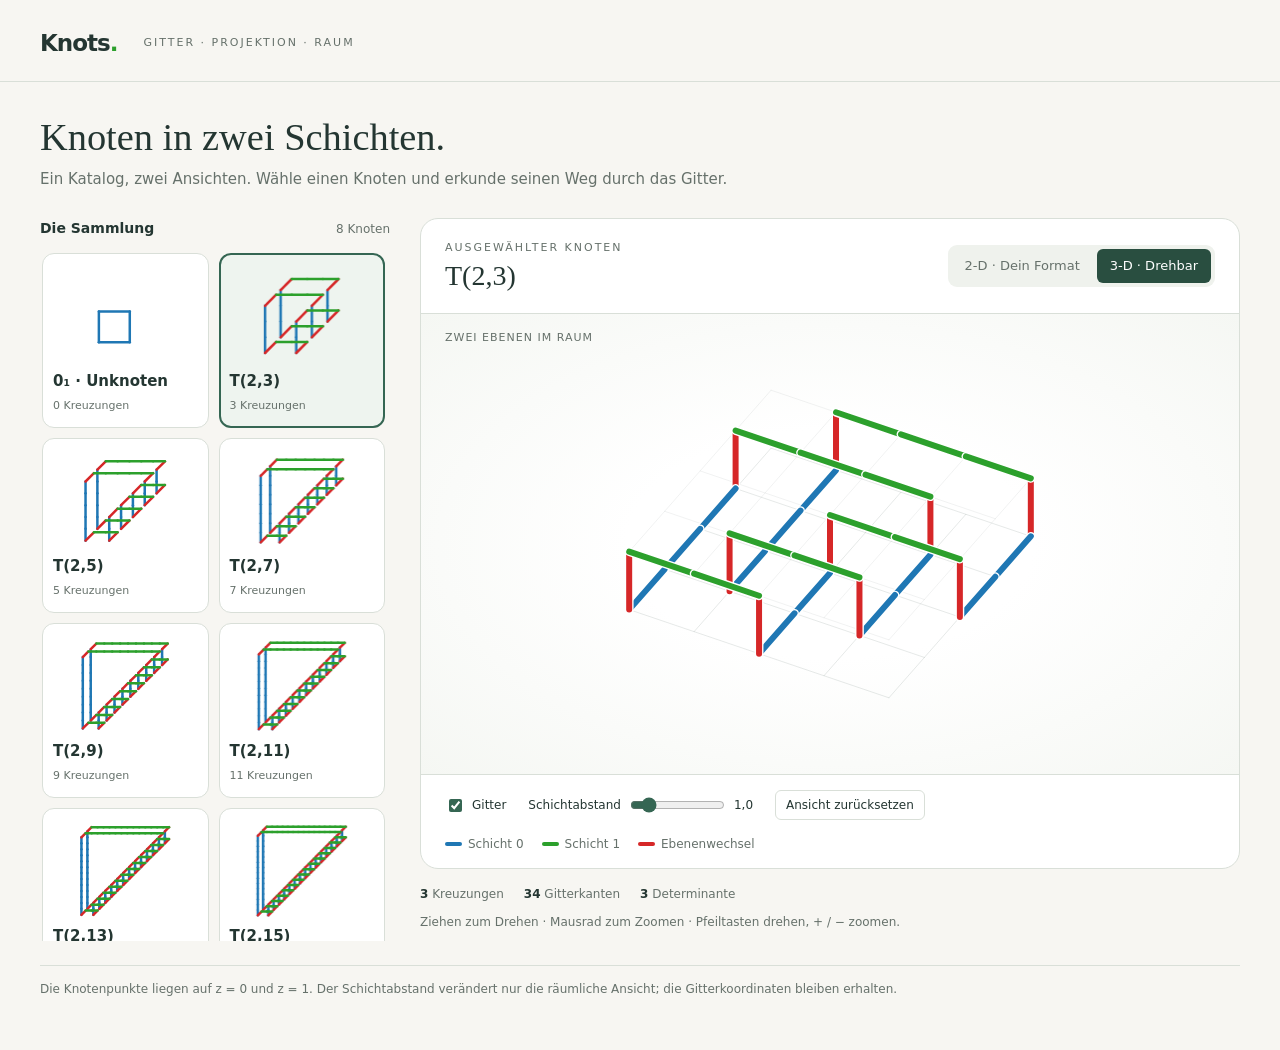
<file: examples/knot_gallery.html>
<!doctype html>
<!-- Internal export template. Open examples/knot_gallery.html for the gallery. -->
<html lang="de">
<head>
<meta charset="utf-8">
<meta name="viewport" content="width=device-width,initial-scale=1">
<title>Knots · Knoten in zwei Schichten</title>
<style>
:root { color-scheme: light; --paper:#f7f6f2; --ink:#243632; --muted:#66716b; --line:#d9dfd8; --blue:#1f77b4; --green:#2ca02c; --red:#d62728; }
* { box-sizing:border-box; }
[hidden] { display:none !important; }
body { margin:0; background:var(--paper); color:var(--ink); font:15px/1.5 system-ui,sans-serif; }
header { padding:26px 40px 20px; border-bottom:1px solid var(--line); display:flex; align-items:center; gap:26px; }
.brand { font-size:23px; font-weight:750; letter-spacing:-1px; }
.brand span { color:var(--green); }
.eyebrow { text-transform:uppercase; font-size:11px; letter-spacing:2px; color:var(--muted); }
main { max-width:1560px; margin:auto; padding:32px 40px 40px; }
h1 { font:400 clamp(28px,3vw,42px)/1.2 Georgia,serif; margin:0 0 8px; }
.intro { margin:0 0 28px; color:var(--muted); }
.layout { display:grid; grid-template-columns:350px minmax(0,1fr); gap:30px; align-items:start; }
.list-heading { display:flex; justify-content:space-between; align-items:center; margin-bottom:12px; }
h2 { font-size:14px; margin:0; font-weight:650; }
#count { color:var(--muted); font-size:12px; }
#knots { display:grid; grid-template-columns:repeat(2,minmax(0,1fr)); gap:10px; max-height:690px; overflow:auto; padding:2px 5px 6px 2px; }
button,input { font:inherit; }
button { cursor:pointer; }
button:disabled { cursor:default; opacity:0.65; }
.knot-card { background:#fff; border:1px solid var(--line); border-radius:12px; padding:8px 10px 12px; text-align:left; color:var(--ink); text-decoration:none; }
.knot-card:hover { border-color:#7a9388; }
.knot-card[aria-pressed=true] { border:2px solid #356653; padding:7px 9px 11px; background:#eef4ef; }
button:focus-visible,input:focus-visible,canvas:focus-visible { outline:3px solid #b68b36; outline-offset:3px; }
.knot-card canvas { width:100%; height:108px; display:block; pointer-events:none; }
.knot-card svg { width:100%; height:108px; display:block; }
#static-preview { height:100%; padding:30px; }
#static-preview svg { width:100%; height:100%; }
#static-catalog { margin-top:20px; }
#static-catalog section { border-top:1px solid var(--line); padding:12px 0; scroll-margin-top:16px; }
#static-catalog h3 { font-size:15px; margin:4px 0 12px; }
#static-catalog svg { width:100%; height:300px; }
#gallery-status { margin:0 0 20px; padding:12px 16px; background:#edf2eb; border-radius:8px; }
.knot-name { display:block; font-weight:650; }
.knot-caption { color:var(--muted); font-size:11px; }
.viewer { background:#fff; border:1px solid var(--line); border-radius:18px; overflow:hidden; }
.viewer-head { padding:21px 24px; display:flex; flex-wrap:wrap; justify-content:space-between; align-items:center; gap:12px; border-bottom:1px solid var(--line); }
#selected-name { font:400 28px/1.2 Georgia,serif; margin:2px 0 0; }
.modes { display:flex; gap:4px; border-radius:9px; background:#eff2ed; padding:4px; }
.modes button { border:0; border-radius:6px; background:transparent; padding:7px 13px; color:var(--muted); font-size:13px; }
.modes button[aria-pressed=true] { background:#294e40; color:white; }
.stage { height:460px; position:relative; background:radial-gradient(ellipse at center,#fff 35%,#f5f7f3); }
#scene { display:block; width:100%; height:100%; touch-action:none; cursor:grab; }
#scene:active { cursor:grabbing; }
.stage-tag { position:absolute; left:24px; top:16px; color:var(--muted); font-size:11px; letter-spacing:1px; pointer-events:none; }
.toolbar { display:flex; flex-wrap:wrap; gap:12px 22px; padding:15px 24px; align-items:center; border-top:1px solid var(--line); font-size:12px; }
.toolbar label { display:flex; align-items:center; gap:7px; }
.toolbar input[type=range] { width:95px; accent-color:#356653; }
.toolbar input[type=checkbox] { accent-color:#356653; }
.toolbar button { border:1px solid var(--line); background:white; border-radius:6px; padding:5px 10px; color:var(--ink); }
.legend { display:flex; flex-wrap:wrap; gap:18px; padding:0 24px 15px; color:var(--muted); font-size:12px; }
.legend span { display:flex; align-items:center; gap:6px; }
.swatch { width:17px; height:4px; border-radius:3px; background:var(--color); }
.details { display:flex; flex-wrap:wrap; gap:20px; margin-top:16px; color:var(--muted); font-size:12px; }
.details strong { color:var(--ink); font-weight:600; }
#help { margin:10px 0 0; font-size:12px; color:var(--muted); }
.note { margin-top:24px; padding-top:14px; border-top:1px solid var(--line); color:var(--muted); font-size:12px; }
@media(max-width:900px) { header {padding:20px;} main {padding:24px 20px;} .layout {grid-template-columns:240px minmax(0,1fr);gap:18px;} #knots {grid-template-columns:1fr;} .stage {height:410px;} }
@media(max-width:620px) { header {gap:16px;} .layout {display:flex;flex-direction:column;} .catalog {width:100%;} #knots {display:flex;max-height:none;overflow-x:auto;} .knot-card {min-width:130px;} .knot-card canvas {height:85px;} .detail {width:100%;} .stage {height:350px;} .viewer-head {padding:16px;} .toolbar {padding:14px 16px;} .legend {padding-left:16px;} }
</style>
</head>
<body>
<header><div class="brand">Knots<span>.</span></div><div class="eyebrow">Gitter · Projektion · Raum</div></header>
<main>
<h1>Knoten in zwei Schichten.</h1>
<p class="intro">Ein Katalog, zwei Ansichten. Wähle einen Knoten und erkunde seinen Weg durch das Gitter.</p>
<p id="gallery-status" role="status">Die 2-D-Vorschauen sind bereit. Falls die interaktive Ansicht nicht startet, öffne diese Datei in einem Browser mit aktiviertem JavaScript.</p>
<div class="layout">
<section class="catalog" aria-label="Knotenkatalog">
<div class="list-heading"><h2>Die Sammlung</h2><span id="count">8 Knoten</span></div>
<div id="knots"><a class="knot-card" href="#static-knot-0" aria-label="0_1 auswählen"><svg xmlns="http://www.w3.org/2000/svg" viewBox="-0.5 -0.5 2.0 2.0" role="img" aria-label="0_1"><g transform="translate(0 1.0) scale(1 -1)" fill="none" stroke-linecap="round" stroke-width="0.08"><line x1="0.0" y1="0.0" x2="1.0" y2="0.0" stroke="#1f77b4"/><line x1="1.0" y1="0.0" x2="1.0" y2="1.0" stroke="#1f77b4"/><line x1="1.0" y1="1.0" x2="0.0" y2="1.0" stroke="#1f77b4"/><line x1="0.0" y1="1.0" x2="0.0" y2="0.0" stroke="#1f77b4"/></g></svg><span class="knot-name">0₁ · Unknoten</span><span class="knot-caption">0 Kreuzungen</span></a><a class="knot-card" href="#static-knot-1" aria-label="T(2,3) auswählen"><svg xmlns="http://www.w3.org/2000/svg" viewBox="-0.5 -0.5 5.707106781186548 5.707106781186548" role="img" aria-label="T(2,3)"><g transform="translate(0 4.707106781186548) scale(1 -1)" fill="none" stroke-linecap="round" stroke-width="0.08"><line x1="0.0" y1="0.0" x2="0.7071067811865476" y2="0.7071067811865476" stroke="#d62728"/><line x1="0.7071067811865476" y1="0.7071067811865476" x2="1.7071067811865475" y2="0.7071067811865476" stroke="#2ca02c"/><line x1="1.7071067811865475" y1="0.7071067811865476" x2="2.7071067811865475" y2="0.7071067811865476" stroke="#2ca02c"/><line x1="2.7071067811865475" y1="0.7071067811865476" x2="2.0" y2="0.0" stroke="#d62728"/><line x1="2.0" y1="0.0" x2="2.0" y2="1.0" stroke="#1f77b4"/><line x1="2.0" y1="1.0" x2="2.0" y2="2.0" stroke="#1f77b4"/><line x1="2.0" y1="2.0" x2="2.7071067811865475" y2="2.7071067811865475" stroke="#d62728"/><line x1="2.7071067811865475" y1="2.7071067811865475" x2="3.7071067811865475" y2="2.7071067811865475" stroke="#2ca02c"/><line x1="3.7071067811865475" y1="2.7071067811865475" x2="4.707106781186548" y2="2.7071067811865475" stroke="#2ca02c"/><line x1="4.707106781186548" y1="2.7071067811865475" x2="4.0" y2="2.0" stroke="#d62728"/><line x1="4.0" y1="2.0" x2="4.0" y2="3.0" stroke="#1f77b4"/><line x1="4.0" y1="3.0" x2="4.0" y2="4.0" stroke="#1f77b4"/><line x1="4.0" y1="4.0" x2="4.707106781186548" y2="4.707106781186548" stroke="#d62728"/><line x1="4.707106781186548" y1="4.707106781186548" x2="3.7071067811865475" y2="4.707106781186548" stroke="#2ca02c"/><line x1="3.7071067811865475" y1="4.707106781186548" x2="2.7071067811865475" y2="4.707106781186548" stroke="#2ca02c"/><line x1="2.7071067811865475" y1="4.707106781186548" x2="1.7071067811865475" y2="4.707106781186548" stroke="#2ca02c"/><line x1="1.7071067811865475" y1="4.707106781186548" x2="1.0" y2="4.0" stroke="#d62728"/><line x1="1.0" y1="4.0" x2="1.0" y2="3.0" stroke="#1f77b4"/><line x1="1.0" y1="3.0" x2="1.0" y2="2.0" stroke="#1f77b4"/><line x1="1.0" y1="2.0" x2="1.0" y2="1.0" stroke="#1f77b4"/><line x1="1.0" y1="1.0" x2="1.7071067811865475" y2="1.7071067811865475" stroke="#d62728"/><line x1="1.7071067811865475" y1="1.7071067811865475" x2="2.7071067811865475" y2="1.7071067811865475" stroke="#2ca02c"/><line x1="2.7071067811865475" y1="1.7071067811865475" x2="3.7071067811865475" y2="1.7071067811865475" stroke="#2ca02c"/><line x1="3.7071067811865475" y1="1.7071067811865475" x2="3.0" y2="1.0" stroke="#d62728"/><line x1="3.0" y1="1.0" x2="3.0" y2="2.0" stroke="#1f77b4"/><line x1="3.0" y1="2.0" x2="3.0" y2="3.0" stroke="#1f77b4"/><line x1="3.0" y1="3.0" x2="3.7071067811865475" y2="3.7071067811865475" stroke="#d62728"/><line x1="3.7071067811865475" y1="3.7071067811865475" x2="2.7071067811865475" y2="3.7071067811865475" stroke="#2ca02c"/><line x1="2.7071067811865475" y1="3.7071067811865475" x2="1.7071067811865475" y2="3.7071067811865475" stroke="#2ca02c"/><line x1="1.7071067811865475" y1="3.7071067811865475" x2="0.7071067811865476" y2="3.7071067811865475" stroke="#2ca02c"/><line x1="0.7071067811865476" y1="3.7071067811865475" x2="0.0" y2="3.0" stroke="#d62728"/><line x1="0.0" y1="3.0" x2="0.0" y2="2.0" stroke="#1f77b4"/><line x1="0.0" y1="2.0" x2="0.0" y2="1.0" stroke="#1f77b4"/><line x1="0.0" y1="1.0" x2="0.0" y2="0.0" stroke="#1f77b4"/></g></svg><span class="knot-name">T(2,3)</span><span class="knot-caption">3 Kreuzungen</span></a><a class="knot-card" href="#static-knot-2" aria-label="T(2,5) auswählen"><svg xmlns="http://www.w3.org/2000/svg" viewBox="-0.5 -0.5 7.707106781186548 7.707106781186548" role="img" aria-label="T(2,5)"><g transform="translate(0 6.707106781186548) scale(1 -1)" fill="none" stroke-linecap="round" stroke-width="0.08"><line x1="0.0" y1="0.0" x2="0.7071067811865476" y2="0.7071067811865476" stroke="#d62728"/><line x1="0.7071067811865476" y1="0.7071067811865476" x2="1.7071067811865475" y2="0.7071067811865476" stroke="#2ca02c"/><line x1="1.7071067811865475" y1="0.7071067811865476" x2="2.7071067811865475" y2="0.7071067811865476" stroke="#2ca02c"/><line x1="2.7071067811865475" y1="0.7071067811865476" x2="2.0" y2="0.0" stroke="#d62728"/><line x1="2.0" y1="0.0" x2="2.0" y2="1.0" stroke="#1f77b4"/><line x1="2.0" y1="1.0" x2="2.0" y2="2.0" stroke="#1f77b4"/><line x1="2.0" y1="2.0" x2="2.7071067811865475" y2="2.7071067811865475" stroke="#d62728"/><line x1="2.7071067811865475" y1="2.7071067811865475" x2="3.7071067811865475" y2="2.7071067811865475" stroke="#2ca02c"/><line x1="3.7071067811865475" y1="2.7071067811865475" x2="4.707106781186548" y2="2.7071067811865475" stroke="#2ca02c"/><line x1="4.707106781186548" y1="2.7071067811865475" x2="4.0" y2="2.0" stroke="#d62728"/><line x1="4.0" y1="2.0" x2="4.0" y2="3.0" stroke="#1f77b4"/><line x1="4.0" y1="3.0" x2="4.0" y2="4.0" stroke="#1f77b4"/><line x1="4.0" y1="4.0" x2="4.707106781186548" y2="4.707106781186548" stroke="#d62728"/><line x1="4.707106781186548" y1="4.707106781186548" x2="5.707106781186548" y2="4.707106781186548" stroke="#2ca02c"/><line x1="5.707106781186548" y1="4.707106781186548" x2="6.707106781186548" y2="4.707106781186548" stroke="#2ca02c"/><line x1="6.707106781186548" y1="4.707106781186548" x2="6.0" y2="4.0" stroke="#d62728"/><line x1="6.0" y1="4.0" x2="6.0" y2="5.0" stroke="#1f77b4"/><line x1="6.0" y1="5.0" x2="6.0" y2="6.0" stroke="#1f77b4"/><line x1="6.0" y1="6.0" x2="6.707106781186548" y2="6.707106781186548" stroke="#d62728"/><line x1="6.707106781186548" y1="6.707106781186548" x2="5.707106781186548" y2="6.707106781186548" stroke="#2ca02c"/><line x1="5.707106781186548" y1="6.707106781186548" x2="4.707106781186548" y2="6.707106781186548" stroke="#2ca02c"/><line x1="4.707106781186548" y1="6.707106781186548" x2="3.7071067811865475" y2="6.707106781186548" stroke="#2ca02c"/><line x1="3.7071067811865475" y1="6.707106781186548" x2="2.7071067811865475" y2="6.707106781186548" stroke="#2ca02c"/><line x1="2.7071067811865475" y1="6.707106781186548" x2="1.7071067811865475" y2="6.707106781186548" stroke="#2ca02c"/><line x1="1.7071067811865475" y1="6.707106781186548" x2="1.0" y2="6.0" stroke="#d62728"/><line x1="1.0" y1="6.0" x2="1.0" y2="5.0" stroke="#1f77b4"/><line x1="1.0" y1="5.0" x2="1.0" y2="4.0" stroke="#1f77b4"/><line x1="1.0" y1="4.0" x2="1.0" y2="3.0" stroke="#1f77b4"/><line x1="1.0" y1="3.0" x2="1.0" y2="2.0" stroke="#1f77b4"/><line x1="1.0" y1="2.0" x2="1.0" y2="1.0" stroke="#1f77b4"/><line x1="1.0" y1="1.0" x2="1.7071067811865475" y2="1.7071067811865475" stroke="#d62728"/><line x1="1.7071067811865475" y1="1.7071067811865475" x2="2.7071067811865475" y2="1.7071067811865475" stroke="#2ca02c"/><line x1="2.7071067811865475" y1="1.7071067811865475" x2="3.7071067811865475" y2="1.7071067811865475" stroke="#2ca02c"/><line x1="3.7071067811865475" y1="1.7071067811865475" x2="3.0" y2="1.0" stroke="#d62728"/><line x1="3.0" y1="1.0" x2="3.0" y2="2.0" stroke="#1f77b4"/><line x1="3.0" y1="2.0" x2="3.0" y2="3.0" stroke="#1f77b4"/><line x1="3.0" y1="3.0" x2="3.7071067811865475" y2="3.7071067811865475" stroke="#d62728"/><line x1="3.7071067811865475" y1="3.7071067811865475" x2="4.707106781186548" y2="3.7071067811865475" stroke="#2ca02c"/><line x1="4.707106781186548" y1="3.7071067811865475" x2="5.707106781186548" y2="3.7071067811865475" stroke="#2ca02c"/><line x1="5.707106781186548" y1="3.7071067811865475" x2="5.0" y2="3.0" stroke="#d62728"/><line x1="5.0" y1="3.0" x2="5.0" y2="4.0" stroke="#1f77b4"/><line x1="5.0" y1="4.0" x2="5.0" y2="5.0" stroke="#1f77b4"/><line x1="5.0" y1="5.0" x2="5.707106781186548" y2="5.707106781186548" stroke="#d62728"/><line x1="5.707106781186548" y1="5.707106781186548" x2="4.707106781186548" y2="5.707106781186548" stroke="#2ca02c"/><line x1="4.707106781186548" y1="5.707106781186548" x2="3.7071067811865475" y2="5.707106781186548" stroke="#2ca02c"/><line x1="3.7071067811865475" y1="5.707106781186548" x2="2.7071067811865475" y2="5.707106781186548" stroke="#2ca02c"/><line x1="2.7071067811865475" y1="5.707106781186548" x2="1.7071067811865475" y2="5.707106781186548" stroke="#2ca02c"/><line x1="1.7071067811865475" y1="5.707106781186548" x2="0.7071067811865476" y2="5.707106781186548" stroke="#2ca02c"/><line x1="0.7071067811865476" y1="5.707106781186548" x2="0.0" y2="5.0" stroke="#d62728"/><line x1="0.0" y1="5.0" x2="0.0" y2="4.0" stroke="#1f77b4"/><line x1="0.0" y1="4.0" x2="0.0" y2="3.0" stroke="#1f77b4"/><line x1="0.0" y1="3.0" x2="0.0" y2="2.0" stroke="#1f77b4"/><line x1="0.0" y1="2.0" x2="0.0" y2="1.0" stroke="#1f77b4"/><line x1="0.0" y1="1.0" x2="0.0" y2="0.0" stroke="#1f77b4"/></g></svg><span class="knot-name">T(2,5)</span><span class="knot-caption">5 Kreuzungen</span></a><a class="knot-card" href="#static-knot-3" aria-label="T(2,7) auswählen"><svg xmlns="http://www.w3.org/2000/svg" viewBox="-0.5 -0.5 9.707106781186548 9.707106781186548" role="img" aria-label="T(2,7)"><g transform="translate(0 8.707106781186548) scale(1 -1)" fill="none" stroke-linecap="round" stroke-width="0.08"><line x1="0.0" y1="0.0" x2="0.7071067811865476" y2="0.7071067811865476" stroke="#d62728"/><line x1="0.7071067811865476" y1="0.7071067811865476" x2="1.7071067811865475" y2="0.7071067811865476" stroke="#2ca02c"/><line x1="1.7071067811865475" y1="0.7071067811865476" x2="2.7071067811865475" y2="0.7071067811865476" stroke="#2ca02c"/><line x1="2.7071067811865475" y1="0.7071067811865476" x2="2.0" y2="0.0" stroke="#d62728"/><line x1="2.0" y1="0.0" x2="2.0" y2="1.0" stroke="#1f77b4"/><line x1="2.0" y1="1.0" x2="2.0" y2="2.0" stroke="#1f77b4"/><line x1="2.0" y1="2.0" x2="2.7071067811865475" y2="2.7071067811865475" stroke="#d62728"/><line x1="2.7071067811865475" y1="2.7071067811865475" x2="3.7071067811865475" y2="2.7071067811865475" stroke="#2ca02c"/><line x1="3.7071067811865475" y1="2.7071067811865475" x2="4.707106781186548" y2="2.7071067811865475" stroke="#2ca02c"/><line x1="4.707106781186548" y1="2.7071067811865475" x2="4.0" y2="2.0" stroke="#d62728"/><line x1="4.0" y1="2.0" x2="4.0" y2="3.0" stroke="#1f77b4"/><line x1="4.0" y1="3.0" x2="4.0" y2="4.0" stroke="#1f77b4"/><line x1="4.0" y1="4.0" x2="4.707106781186548" y2="4.707106781186548" stroke="#d62728"/><line x1="4.707106781186548" y1="4.707106781186548" x2="5.707106781186548" y2="4.707106781186548" stroke="#2ca02c"/><line x1="5.707106781186548" y1="4.707106781186548" x2="6.707106781186548" y2="4.707106781186548" stroke="#2ca02c"/><line x1="6.707106781186548" y1="4.707106781186548" x2="6.0" y2="4.0" stroke="#d62728"/><line x1="6.0" y1="4.0" x2="6.0" y2="5.0" stroke="#1f77b4"/><line x1="6.0" y1="5.0" x2="6.0" y2="6.0" stroke="#1f77b4"/><line x1="6.0" y1="6.0" x2="6.707106781186548" y2="6.707106781186548" stroke="#d62728"/><line x1="6.707106781186548" y1="6.707106781186548" x2="7.707106781186548" y2="6.707106781186548" stroke="#2ca02c"/><line x1="7.707106781186548" y1="6.707106781186548" x2="8.707106781186548" y2="6.707106781186548" stroke="#2ca02c"/><line x1="8.707106781186548" y1="6.707106781186548" x2="8.0" y2="6.0" stroke="#d62728"/><line x1="8.0" y1="6.0" x2="8.0" y2="7.0" stroke="#1f77b4"/><line x1="8.0" y1="7.0" x2="8.0" y2="8.0" stroke="#1f77b4"/><line x1="8.0" y1="8.0" x2="8.707106781186548" y2="8.707106781186548" stroke="#d62728"/><line x1="8.707106781186548" y1="8.707106781186548" x2="7.707106781186548" y2="8.707106781186548" stroke="#2ca02c"/><line x1="7.707106781186548" y1="8.707106781186548" x2="6.707106781186548" y2="8.707106781186548" stroke="#2ca02c"/><line x1="6.707106781186548" y1="8.707106781186548" x2="5.707106781186548" y2="8.707106781186548" stroke="#2ca02c"/><line x1="5.707106781186548" y1="8.707106781186548" x2="4.707106781186548" y2="8.707106781186548" stroke="#2ca02c"/><line x1="4.707106781186548" y1="8.707106781186548" x2="3.7071067811865475" y2="8.707106781186548" stroke="#2ca02c"/><line x1="3.7071067811865475" y1="8.707106781186548" x2="2.7071067811865475" y2="8.707106781186548" stroke="#2ca02c"/><line x1="2.7071067811865475" y1="8.707106781186548" x2="1.7071067811865475" y2="8.707106781186548" stroke="#2ca02c"/><line x1="1.7071067811865475" y1="8.707106781186548" x2="1.0" y2="8.0" stroke="#d62728"/><line x1="1.0" y1="8.0" x2="1.0" y2="7.0" stroke="#1f77b4"/><line x1="1.0" y1="7.0" x2="1.0" y2="6.0" stroke="#1f77b4"/><line x1="1.0" y1="6.0" x2="1.0" y2="5.0" stroke="#1f77b4"/><line x1="1.0" y1="5.0" x2="1.0" y2="4.0" stroke="#1f77b4"/><line x1="1.0" y1="4.0" x2="1.0" y2="3.0" stroke="#1f77b4"/><line x1="1.0" y1="3.0" x2="1.0" y2="2.0" stroke="#1f77b4"/><line x1="1.0" y1="2.0" x2="1.0" y2="1.0" stroke="#1f77b4"/><line x1="1.0" y1="1.0" x2="1.7071067811865475" y2="1.7071067811865475" stroke="#d62728"/><line x1="1.7071067811865475" y1="1.7071067811865475" x2="2.7071067811865475" y2="1.7071067811865475" stroke="#2ca02c"/><line x1="2.7071067811865475" y1="1.7071067811865475" x2="3.7071067811865475" y2="1.7071067811865475" stroke="#2ca02c"/><line x1="3.7071067811865475" y1="1.7071067811865475" x2="3.0" y2="1.0" stroke="#d62728"/><line x1="3.0" y1="1.0" x2="3.0" y2="2.0" stroke="#1f77b4"/><line x1="3.0" y1="2.0" x2="3.0" y2="3.0" stroke="#1f77b4"/><line x1="3.0" y1="3.0" x2="3.7071067811865475" y2="3.7071067811865475" stroke="#d62728"/><line x1="3.7071067811865475" y1="3.7071067811865475" x2="4.707106781186548" y2="3.7071067811865475" stroke="#2ca02c"/><line x1="4.707106781186548" y1="3.7071067811865475" x2="5.707106781186548" y2="3.7071067811865475" stroke="#2ca02c"/><line x1="5.707106781186548" y1="3.7071067811865475" x2="5.0" y2="3.0" stroke="#d62728"/><line x1="5.0" y1="3.0" x2="5.0" y2="4.0" stroke="#1f77b4"/><line x1="5.0" y1="4.0" x2="5.0" y2="5.0" stroke="#1f77b4"/><line x1="5.0" y1="5.0" x2="5.707106781186548" y2="5.707106781186548" stroke="#d62728"/><line x1="5.707106781186548" y1="5.707106781186548" x2="6.707106781186548" y2="5.707106781186548" stroke="#2ca02c"/><line x1="6.707106781186548" y1="5.707106781186548" x2="7.707106781186548" y2="5.707106781186548" stroke="#2ca02c"/><line x1="7.707106781186548" y1="5.707106781186548" x2="7.0" y2="5.0" stroke="#d62728"/><line x1="7.0" y1="5.0" x2="7.0" y2="6.0" stroke="#1f77b4"/><line x1="7.0" y1="6.0" x2="7.0" y2="7.0" stroke="#1f77b4"/><line x1="7.0" y1="7.0" x2="7.707106781186548" y2="7.707106781186548" stroke="#d62728"/><line x1="7.707106781186548" y1="7.707106781186548" x2="6.707106781186548" y2="7.707106781186548" stroke="#2ca02c"/><line x1="6.707106781186548" y1="7.707106781186548" x2="5.707106781186548" y2="7.707106781186548" stroke="#2ca02c"/><line x1="5.707106781186548" y1="7.707106781186548" x2="4.707106781186548" y2="7.707106781186548" stroke="#2ca02c"/><line x1="4.707106781186548" y1="7.707106781186548" x2="3.7071067811865475" y2="7.707106781186548" stroke="#2ca02c"/><line x1="3.7071067811865475" y1="7.707106781186548" x2="2.7071067811865475" y2="7.707106781186548" stroke="#2ca02c"/><line x1="2.7071067811865475" y1="7.707106781186548" x2="1.7071067811865475" y2="7.707106781186548" stroke="#2ca02c"/><line x1="1.7071067811865475" y1="7.707106781186548" x2="0.7071067811865476" y2="7.707106781186548" stroke="#2ca02c"/><line x1="0.7071067811865476" y1="7.707106781186548" x2="0.0" y2="7.0" stroke="#d62728"/><line x1="0.0" y1="7.0" x2="0.0" y2="6.0" stroke="#1f77b4"/><line x1="0.0" y1="6.0" x2="0.0" y2="5.0" stroke="#1f77b4"/><line x1="0.0" y1="5.0" x2="0.0" y2="4.0" stroke="#1f77b4"/><line x1="0.0" y1="4.0" x2="0.0" y2="3.0" stroke="#1f77b4"/><line x1="0.0" y1="3.0" x2="0.0" y2="2.0" stroke="#1f77b4"/><line x1="0.0" y1="2.0" x2="0.0" y2="1.0" stroke="#1f77b4"/><line x1="0.0" y1="1.0" x2="0.0" y2="0.0" stroke="#1f77b4"/></g></svg><span class="knot-name">T(2,7)</span><span class="knot-caption">7 Kreuzungen</span></a><a class="knot-card" href="#static-knot-4" aria-label="T(2,9) auswählen"><svg xmlns="http://www.w3.org/2000/svg" viewBox="-0.5 -0.5 11.707106781186548 11.707106781186548" role="img" aria-label="T(2,9)"><g transform="translate(0 10.707106781186548) scale(1 -1)" fill="none" stroke-linecap="round" stroke-width="0.08"><line x1="0.0" y1="0.0" x2="0.7071067811865476" y2="0.7071067811865476" stroke="#d62728"/><line x1="0.7071067811865476" y1="0.7071067811865476" x2="1.7071067811865475" y2="0.7071067811865476" stroke="#2ca02c"/><line x1="1.7071067811865475" y1="0.7071067811865476" x2="2.7071067811865475" y2="0.7071067811865476" stroke="#2ca02c"/><line x1="2.7071067811865475" y1="0.7071067811865476" x2="2.0" y2="0.0" stroke="#d62728"/><line x1="2.0" y1="0.0" x2="2.0" y2="1.0" stroke="#1f77b4"/><line x1="2.0" y1="1.0" x2="2.0" y2="2.0" stroke="#1f77b4"/><line x1="2.0" y1="2.0" x2="2.7071067811865475" y2="2.7071067811865475" stroke="#d62728"/><line x1="2.7071067811865475" y1="2.7071067811865475" x2="3.7071067811865475" y2="2.7071067811865475" stroke="#2ca02c"/><line x1="3.7071067811865475" y1="2.7071067811865475" x2="4.707106781186548" y2="2.7071067811865475" stroke="#2ca02c"/><line x1="4.707106781186548" y1="2.7071067811865475" x2="4.0" y2="2.0" stroke="#d62728"/><line x1="4.0" y1="2.0" x2="4.0" y2="3.0" stroke="#1f77b4"/><line x1="4.0" y1="3.0" x2="4.0" y2="4.0" stroke="#1f77b4"/><line x1="4.0" y1="4.0" x2="4.707106781186548" y2="4.707106781186548" stroke="#d62728"/><line x1="4.707106781186548" y1="4.707106781186548" x2="5.707106781186548" y2="4.707106781186548" stroke="#2ca02c"/><line x1="5.707106781186548" y1="4.707106781186548" x2="6.707106781186548" y2="4.707106781186548" stroke="#2ca02c"/><line x1="6.707106781186548" y1="4.707106781186548" x2="6.0" y2="4.0" stroke="#d62728"/><line x1="6.0" y1="4.0" x2="6.0" y2="5.0" stroke="#1f77b4"/><line x1="6.0" y1="5.0" x2="6.0" y2="6.0" stroke="#1f77b4"/><line x1="6.0" y1="6.0" x2="6.707106781186548" y2="6.707106781186548" stroke="#d62728"/><line x1="6.707106781186548" y1="6.707106781186548" x2="7.707106781186548" y2="6.707106781186548" stroke="#2ca02c"/><line x1="7.707106781186548" y1="6.707106781186548" x2="8.707106781186548" y2="6.707106781186548" stroke="#2ca02c"/><line x1="8.707106781186548" y1="6.707106781186548" x2="8.0" y2="6.0" stroke="#d62728"/><line x1="8.0" y1="6.0" x2="8.0" y2="7.0" stroke="#1f77b4"/><line x1="8.0" y1="7.0" x2="8.0" y2="8.0" stroke="#1f77b4"/><line x1="8.0" y1="8.0" x2="8.707106781186548" y2="8.707106781186548" stroke="#d62728"/><line x1="8.707106781186548" y1="8.707106781186548" x2="9.707106781186548" y2="8.707106781186548" stroke="#2ca02c"/><line x1="9.707106781186548" y1="8.707106781186548" x2="10.707106781186548" y2="8.707106781186548" stroke="#2ca02c"/><line x1="10.707106781186548" y1="8.707106781186548" x2="10.0" y2="8.0" stroke="#d62728"/><line x1="10.0" y1="8.0" x2="10.0" y2="9.0" stroke="#1f77b4"/><line x1="10.0" y1="9.0" x2="10.0" y2="10.0" stroke="#1f77b4"/><line x1="10.0" y1="10.0" x2="10.707106781186548" y2="10.707106781186548" stroke="#d62728"/><line x1="10.707106781186548" y1="10.707106781186548" x2="9.707106781186548" y2="10.707106781186548" stroke="#2ca02c"/><line x1="9.707106781186548" y1="10.707106781186548" x2="8.707106781186548" y2="10.707106781186548" stroke="#2ca02c"/><line x1="8.707106781186548" y1="10.707106781186548" x2="7.707106781186548" y2="10.707106781186548" stroke="#2ca02c"/><line x1="7.707106781186548" y1="10.707106781186548" x2="6.707106781186548" y2="10.707106781186548" stroke="#2ca02c"/><line x1="6.707106781186548" y1="10.707106781186548" x2="5.707106781186548" y2="10.707106781186548" stroke="#2ca02c"/><line x1="5.707106781186548" y1="10.707106781186548" x2="4.707106781186548" y2="10.707106781186548" stroke="#2ca02c"/><line x1="4.707106781186548" y1="10.707106781186548" x2="3.7071067811865475" y2="10.707106781186548" stroke="#2ca02c"/><line x1="3.7071067811865475" y1="10.707106781186548" x2="2.7071067811865475" y2="10.707106781186548" stroke="#2ca02c"/><line x1="2.7071067811865475" y1="10.707106781186548" x2="1.7071067811865475" y2="10.707106781186548" stroke="#2ca02c"/><line x1="1.7071067811865475" y1="10.707106781186548" x2="1.0" y2="10.0" stroke="#d62728"/><line x1="1.0" y1="10.0" x2="1.0" y2="9.0" stroke="#1f77b4"/><line x1="1.0" y1="9.0" x2="1.0" y2="8.0" stroke="#1f77b4"/><line x1="1.0" y1="8.0" x2="1.0" y2="7.0" stroke="#1f77b4"/><line x1="1.0" y1="7.0" x2="1.0" y2="6.0" stroke="#1f77b4"/><line x1="1.0" y1="6.0" x2="1.0" y2="5.0" stroke="#1f77b4"/><line x1="1.0" y1="5.0" x2="1.0" y2="4.0" stroke="#1f77b4"/><line x1="1.0" y1="4.0" x2="1.0" y2="3.0" stroke="#1f77b4"/><line x1="1.0" y1="3.0" x2="1.0" y2="2.0" stroke="#1f77b4"/><line x1="1.0" y1="2.0" x2="1.0" y2="1.0" stroke="#1f77b4"/><line x1="1.0" y1="1.0" x2="1.7071067811865475" y2="1.7071067811865475" stroke="#d62728"/><line x1="1.7071067811865475" y1="1.7071067811865475" x2="2.7071067811865475" y2="1.7071067811865475" stroke="#2ca02c"/><line x1="2.7071067811865475" y1="1.7071067811865475" x2="3.7071067811865475" y2="1.7071067811865475" stroke="#2ca02c"/><line x1="3.7071067811865475" y1="1.7071067811865475" x2="3.0" y2="1.0" stroke="#d62728"/><line x1="3.0" y1="1.0" x2="3.0" y2="2.0" stroke="#1f77b4"/><line x1="3.0" y1="2.0" x2="3.0" y2="3.0" stroke="#1f77b4"/><line x1="3.0" y1="3.0" x2="3.7071067811865475" y2="3.7071067811865475" stroke="#d62728"/><line x1="3.7071067811865475" y1="3.7071067811865475" x2="4.707106781186548" y2="3.7071067811865475" stroke="#2ca02c"/><line x1="4.707106781186548" y1="3.7071067811865475" x2="5.707106781186548" y2="3.7071067811865475" stroke="#2ca02c"/><line x1="5.707106781186548" y1="3.7071067811865475" x2="5.0" y2="3.0" stroke="#d62728"/><line x1="5.0" y1="3.0" x2="5.0" y2="4.0" stroke="#1f77b4"/><line x1="5.0" y1="4.0" x2="5.0" y2="5.0" stroke="#1f77b4"/><line x1="5.0" y1="5.0" x2="5.707106781186548" y2="5.707106781186548" stroke="#d62728"/><line x1="5.707106781186548" y1="5.707106781186548" x2="6.707106781186548" y2="5.707106781186548" stroke="#2ca02c"/><line x1="6.707106781186548" y1="5.707106781186548" x2="7.707106781186548" y2="5.707106781186548" stroke="#2ca02c"/><line x1="7.707106781186548" y1="5.707106781186548" x2="7.0" y2="5.0" stroke="#d62728"/><line x1="7.0" y1="5.0" x2="7.0" y2="6.0" stroke="#1f77b4"/><line x1="7.0" y1="6.0" x2="7.0" y2="7.0" stroke="#1f77b4"/><line x1="7.0" y1="7.0" x2="7.707106781186548" y2="7.707106781186548" stroke="#d62728"/><line x1="7.707106781186548" y1="7.707106781186548" x2="8.707106781186548" y2="7.707106781186548" stroke="#2ca02c"/><line x1="8.707106781186548" y1="7.707106781186548" x2="9.707106781186548" y2="7.707106781186548" stroke="#2ca02c"/><line x1="9.707106781186548" y1="7.707106781186548" x2="9.0" y2="7.0" stroke="#d62728"/><line x1="9.0" y1="7.0" x2="9.0" y2="8.0" stroke="#1f77b4"/><line x1="9.0" y1="8.0" x2="9.0" y2="9.0" stroke="#1f77b4"/><line x1="9.0" y1="9.0" x2="9.707106781186548" y2="9.707106781186548" stroke="#d62728"/><line x1="9.707106781186548" y1="9.707106781186548" x2="8.707106781186548" y2="9.707106781186548" stroke="#2ca02c"/><line x1="8.707106781186548" y1="9.707106781186548" x2="7.707106781186548" y2="9.707106781186548" stroke="#2ca02c"/><line x1="7.707106781186548" y1="9.707106781186548" x2="6.707106781186548" y2="9.707106781186548" stroke="#2ca02c"/><line x1="6.707106781186548" y1="9.707106781186548" x2="5.707106781186548" y2="9.707106781186548" stroke="#2ca02c"/><line x1="5.707106781186548" y1="9.707106781186548" x2="4.707106781186548" y2="9.707106781186548" stroke="#2ca02c"/><line x1="4.707106781186548" y1="9.707106781186548" x2="3.7071067811865475" y2="9.707106781186548" stroke="#2ca02c"/><line x1="3.7071067811865475" y1="9.707106781186548" x2="2.7071067811865475" y2="9.707106781186548" stroke="#2ca02c"/><line x1="2.7071067811865475" y1="9.707106781186548" x2="1.7071067811865475" y2="9.707106781186548" stroke="#2ca02c"/><line x1="1.7071067811865475" y1="9.707106781186548" x2="0.7071067811865476" y2="9.707106781186548" stroke="#2ca02c"/><line x1="0.7071067811865476" y1="9.707106781186548" x2="0.0" y2="9.0" stroke="#d62728"/><line x1="0.0" y1="9.0" x2="0.0" y2="8.0" stroke="#1f77b4"/><line x1="0.0" y1="8.0" x2="0.0" y2="7.0" stroke="#1f77b4"/><line x1="0.0" y1="7.0" x2="0.0" y2="6.0" stroke="#1f77b4"/><line x1="0.0" y1="6.0" x2="0.0" y2="5.0" stroke="#1f77b4"/><line x1="0.0" y1="5.0" x2="0.0" y2="4.0" stroke="#1f77b4"/><line x1="0.0" y1="4.0" x2="0.0" y2="3.0" stroke="#1f77b4"/><line x1="0.0" y1="3.0" x2="0.0" y2="2.0" stroke="#1f77b4"/><line x1="0.0" y1="2.0" x2="0.0" y2="1.0" stroke="#1f77b4"/><line x1="0.0" y1="1.0" x2="0.0" y2="0.0" stroke="#1f77b4"/></g></svg><span class="knot-name">T(2,9)</span><span class="knot-caption">9 Kreuzungen</span></a><a class="knot-card" href="#static-knot-5" aria-label="T(2,11) auswählen"><svg xmlns="http://www.w3.org/2000/svg" viewBox="-0.5 -0.5 13.707106781186548 13.707106781186548" role="img" aria-label="T(2,11)"><g transform="translate(0 12.707106781186548) scale(1 -1)" fill="none" stroke-linecap="round" stroke-width="0.08"><line x1="0.0" y1="0.0" x2="0.7071067811865476" y2="0.7071067811865476" stroke="#d62728"/><line x1="0.7071067811865476" y1="0.7071067811865476" x2="1.7071067811865475" y2="0.7071067811865476" stroke="#2ca02c"/><line x1="1.7071067811865475" y1="0.7071067811865476" x2="2.7071067811865475" y2="0.7071067811865476" stroke="#2ca02c"/><line x1="2.7071067811865475" y1="0.7071067811865476" x2="2.0" y2="0.0" stroke="#d62728"/><line x1="2.0" y1="0.0" x2="2.0" y2="1.0" stroke="#1f77b4"/><line x1="2.0" y1="1.0" x2="2.0" y2="2.0" stroke="#1f77b4"/><line x1="2.0" y1="2.0" x2="2.7071067811865475" y2="2.7071067811865475" stroke="#d62728"/><line x1="2.7071067811865475" y1="2.7071067811865475" x2="3.7071067811865475" y2="2.7071067811865475" stroke="#2ca02c"/><line x1="3.7071067811865475" y1="2.7071067811865475" x2="4.707106781186548" y2="2.7071067811865475" stroke="#2ca02c"/><line x1="4.707106781186548" y1="2.7071067811865475" x2="4.0" y2="2.0" stroke="#d62728"/><line x1="4.0" y1="2.0" x2="4.0" y2="3.0" stroke="#1f77b4"/><line x1="4.0" y1="3.0" x2="4.0" y2="4.0" stroke="#1f77b4"/><line x1="4.0" y1="4.0" x2="4.707106781186548" y2="4.707106781186548" stroke="#d62728"/><line x1="4.707106781186548" y1="4.707106781186548" x2="5.707106781186548" y2="4.707106781186548" stroke="#2ca02c"/><line x1="5.707106781186548" y1="4.707106781186548" x2="6.707106781186548" y2="4.707106781186548" stroke="#2ca02c"/><line x1="6.707106781186548" y1="4.707106781186548" x2="6.0" y2="4.0" stroke="#d62728"/><line x1="6.0" y1="4.0" x2="6.0" y2="5.0" stroke="#1f77b4"/><line x1="6.0" y1="5.0" x2="6.0" y2="6.0" stroke="#1f77b4"/><line x1="6.0" y1="6.0" x2="6.707106781186548" y2="6.707106781186548" stroke="#d62728"/><line x1="6.707106781186548" y1="6.707106781186548" x2="7.707106781186548" y2="6.707106781186548" stroke="#2ca02c"/><line x1="7.707106781186548" y1="6.707106781186548" x2="8.707106781186548" y2="6.707106781186548" stroke="#2ca02c"/><line x1="8.707106781186548" y1="6.707106781186548" x2="8.0" y2="6.0" stroke="#d62728"/><line x1="8.0" y1="6.0" x2="8.0" y2="7.0" stroke="#1f77b4"/><line x1="8.0" y1="7.0" x2="8.0" y2="8.0" stroke="#1f77b4"/><line x1="8.0" y1="8.0" x2="8.707106781186548" y2="8.707106781186548" stroke="#d62728"/><line x1="8.707106781186548" y1="8.707106781186548" x2="9.707106781186548" y2="8.707106781186548" stroke="#2ca02c"/><line x1="9.707106781186548" y1="8.707106781186548" x2="10.707106781186548" y2="8.707106781186548" stroke="#2ca02c"/><line x1="10.707106781186548" y1="8.707106781186548" x2="10.0" y2="8.0" stroke="#d62728"/><line x1="10.0" y1="8.0" x2="10.0" y2="9.0" stroke="#1f77b4"/><line x1="10.0" y1="9.0" x2="10.0" y2="10.0" stroke="#1f77b4"/><line x1="10.0" y1="10.0" x2="10.707106781186548" y2="10.707106781186548" stroke="#d62728"/><line x1="10.707106781186548" y1="10.707106781186548" x2="11.707106781186548" y2="10.707106781186548" stroke="#2ca02c"/><line x1="11.707106781186548" y1="10.707106781186548" x2="12.707106781186548" y2="10.707106781186548" stroke="#2ca02c"/><line x1="12.707106781186548" y1="10.707106781186548" x2="12.0" y2="10.0" stroke="#d62728"/><line x1="12.0" y1="10.0" x2="12.0" y2="11.0" stroke="#1f77b4"/><line x1="12.0" y1="11.0" x2="12.0" y2="12.0" stroke="#1f77b4"/><line x1="12.0" y1="12.0" x2="12.707106781186548" y2="12.707106781186548" stroke="#d62728"/><line x1="12.707106781186548" y1="12.707106781186548" x2="11.707106781186548" y2="12.707106781186548" stroke="#2ca02c"/><line x1="11.707106781186548" y1="12.707106781186548" x2="10.707106781186548" y2="12.707106781186548" stroke="#2ca02c"/><line x1="10.707106781186548" y1="12.707106781186548" x2="9.707106781186548" y2="12.707106781186548" stroke="#2ca02c"/><line x1="9.707106781186548" y1="12.707106781186548" x2="8.707106781186548" y2="12.707106781186548" stroke="#2ca02c"/><line x1="8.707106781186548" y1="12.707106781186548" x2="7.707106781186548" y2="12.707106781186548" stroke="#2ca02c"/><line x1="7.707106781186548" y1="12.707106781186548" x2="6.707106781186548" y2="12.707106781186548" stroke="#2ca02c"/><line x1="6.707106781186548" y1="12.707106781186548" x2="5.707106781186548" y2="12.707106781186548" stroke="#2ca02c"/><line x1="5.707106781186548" y1="12.707106781186548" x2="4.707106781186548" y2="12.707106781186548" stroke="#2ca02c"/><line x1="4.707106781186548" y1="12.707106781186548" x2="3.7071067811865475" y2="12.707106781186548" stroke="#2ca02c"/><line x1="3.7071067811865475" y1="12.707106781186548" x2="2.7071067811865475" y2="12.707106781186548" stroke="#2ca02c"/><line x1="2.7071067811865475" y1="12.707106781186548" x2="1.7071067811865475" y2="12.707106781186548" stroke="#2ca02c"/><line x1="1.7071067811865475" y1="12.707106781186548" x2="1.0" y2="12.0" stroke="#d62728"/><line x1="1.0" y1="12.0" x2="1.0" y2="11.0" stroke="#1f77b4"/><line x1="1.0" y1="11.0" x2="1.0" y2="10.0" stroke="#1f77b4"/><line x1="1.0" y1="10.0" x2="1.0" y2="9.0" stroke="#1f77b4"/><line x1="1.0" y1="9.0" x2="1.0" y2="8.0" stroke="#1f77b4"/><line x1="1.0" y1="8.0" x2="1.0" y2="7.0" stroke="#1f77b4"/><line x1="1.0" y1="7.0" x2="1.0" y2="6.0" stroke="#1f77b4"/><line x1="1.0" y1="6.0" x2="1.0" y2="5.0" stroke="#1f77b4"/><line x1="1.0" y1="5.0" x2="1.0" y2="4.0" stroke="#1f77b4"/><line x1="1.0" y1="4.0" x2="1.0" y2="3.0" stroke="#1f77b4"/><line x1="1.0" y1="3.0" x2="1.0" y2="2.0" stroke="#1f77b4"/><line x1="1.0" y1="2.0" x2="1.0" y2="1.0" stroke="#1f77b4"/><line x1="1.0" y1="1.0" x2="1.7071067811865475" y2="1.7071067811865475" stroke="#d62728"/><line x1="1.7071067811865475" y1="1.7071067811865475" x2="2.7071067811865475" y2="1.7071067811865475" stroke="#2ca02c"/><line x1="2.7071067811865475" y1="1.7071067811865475" x2="3.7071067811865475" y2="1.7071067811865475" stroke="#2ca02c"/><line x1="3.7071067811865475" y1="1.7071067811865475" x2="3.0" y2="1.0" stroke="#d62728"/><line x1="3.0" y1="1.0" x2="3.0" y2="2.0" stroke="#1f77b4"/><line x1="3.0" y1="2.0" x2="3.0" y2="3.0" stroke="#1f77b4"/><line x1="3.0" y1="3.0" x2="3.7071067811865475" y2="3.7071067811865475" stroke="#d62728"/><line x1="3.7071067811865475" y1="3.7071067811865475" x2="4.707106781186548" y2="3.7071067811865475" stroke="#2ca02c"/><line x1="4.707106781186548" y1="3.7071067811865475" x2="5.707106781186548" y2="3.7071067811865475" stroke="#2ca02c"/><line x1="5.707106781186548" y1="3.7071067811865475" x2="5.0" y2="3.0" stroke="#d62728"/><line x1="5.0" y1="3.0" x2="5.0" y2="4.0" stroke="#1f77b4"/><line x1="5.0" y1="4.0" x2="5.0" y2="5.0" stroke="#1f77b4"/><line x1="5.0" y1="5.0" x2="5.707106781186548" y2="5.707106781186548" stroke="#d62728"/><line x1="5.707106781186548" y1="5.707106781186548" x2="6.707106781186548" y2="5.707106781186548" stroke="#2ca02c"/><line x1="6.707106781186548" y1="5.707106781186548" x2="7.707106781186548" y2="5.707106781186548" stroke="#2ca02c"/><line x1="7.707106781186548" y1="5.707106781186548" x2="7.0" y2="5.0" stroke="#d62728"/><line x1="7.0" y1="5.0" x2="7.0" y2="6.0" stroke="#1f77b4"/><line x1="7.0" y1="6.0" x2="7.0" y2="7.0" stroke="#1f77b4"/><line x1="7.0" y1="7.0" x2="7.707106781186548" y2="7.707106781186548" stroke="#d62728"/><line x1="7.707106781186548" y1="7.707106781186548" x2="8.707106781186548" y2="7.707106781186548" stroke="#2ca02c"/><line x1="8.707106781186548" y1="7.707106781186548" x2="9.707106781186548" y2="7.707106781186548" stroke="#2ca02c"/><line x1="9.707106781186548" y1="7.707106781186548" x2="9.0" y2="7.0" stroke="#d62728"/><line x1="9.0" y1="7.0" x2="9.0" y2="8.0" stroke="#1f77b4"/><line x1="9.0" y1="8.0" x2="9.0" y2="9.0" stroke="#1f77b4"/><line x1="9.0" y1="9.0" x2="9.707106781186548" y2="9.707106781186548" stroke="#d62728"/><line x1="9.707106781186548" y1="9.707106781186548" x2="10.707106781186548" y2="9.707106781186548" stroke="#2ca02c"/><line x1="10.707106781186548" y1="9.707106781186548" x2="11.707106781186548" y2="9.707106781186548" stroke="#2ca02c"/><line x1="11.707106781186548" y1="9.707106781186548" x2="11.0" y2="9.0" stroke="#d62728"/><line x1="11.0" y1="9.0" x2="11.0" y2="10.0" stroke="#1f77b4"/><line x1="11.0" y1="10.0" x2="11.0" y2="11.0" stroke="#1f77b4"/><line x1="11.0" y1="11.0" x2="11.707106781186548" y2="11.707106781186548" stroke="#d62728"/><line x1="11.707106781186548" y1="11.707106781186548" x2="10.707106781186548" y2="11.707106781186548" stroke="#2ca02c"/><line x1="10.707106781186548" y1="11.707106781186548" x2="9.707106781186548" y2="11.707106781186548" stroke="#2ca02c"/><line x1="9.707106781186548" y1="11.707106781186548" x2="8.707106781186548" y2="11.707106781186548" stroke="#2ca02c"/><line x1="8.707106781186548" y1="11.707106781186548" x2="7.707106781186548" y2="11.707106781186548" stroke="#2ca02c"/><line x1="7.707106781186548" y1="11.707106781186548" x2="6.707106781186548" y2="11.707106781186548" stroke="#2ca02c"/><line x1="6.707106781186548" y1="11.707106781186548" x2="5.707106781186548" y2="11.707106781186548" stroke="#2ca02c"/><line x1="5.707106781186548" y1="11.707106781186548" x2="4.707106781186548" y2="11.707106781186548" stroke="#2ca02c"/><line x1="4.707106781186548" y1="11.707106781186548" x2="3.7071067811865475" y2="11.707106781186548" stroke="#2ca02c"/><line x1="3.7071067811865475" y1="11.707106781186548" x2="2.7071067811865475" y2="11.707106781186548" stroke="#2ca02c"/><line x1="2.7071067811865475" y1="11.707106781186548" x2="1.7071067811865475" y2="11.707106781186548" stroke="#2ca02c"/><line x1="1.7071067811865475" y1="11.707106781186548" x2="0.7071067811865476" y2="11.707106781186548" stroke="#2ca02c"/><line x1="0.7071067811865476" y1="11.707106781186548" x2="0.0" y2="11.0" stroke="#d62728"/><line x1="0.0" y1="11.0" x2="0.0" y2="10.0" stroke="#1f77b4"/><line x1="0.0" y1="10.0" x2="0.0" y2="9.0" stroke="#1f77b4"/><line x1="0.0" y1="9.0" x2="0.0" y2="8.0" stroke="#1f77b4"/><line x1="0.0" y1="8.0" x2="0.0" y2="7.0" stroke="#1f77b4"/><line x1="0.0" y1="7.0" x2="0.0" y2="6.0" stroke="#1f77b4"/><line x1="0.0" y1="6.0" x2="0.0" y2="5.0" stroke="#1f77b4"/><line x1="0.0" y1="5.0" x2="0.0" y2="4.0" stroke="#1f77b4"/><line x1="0.0" y1="4.0" x2="0.0" y2="3.0" stroke="#1f77b4"/><line x1="0.0" y1="3.0" x2="0.0" y2="2.0" stroke="#1f77b4"/><line x1="0.0" y1="2.0" x2="0.0" y2="1.0" stroke="#1f77b4"/><line x1="0.0" y1="1.0" x2="0.0" y2="0.0" stroke="#1f77b4"/></g></svg><span class="knot-name">T(2,11)</span><span class="knot-caption">11 Kreuzungen</span></a><a class="knot-card" href="#static-knot-6" aria-label="T(2,13) auswählen"><svg xmlns="http://www.w3.org/2000/svg" viewBox="-0.5 -0.5 15.707106781186548 15.707106781186548" role="img" aria-label="T(2,13)"><g transform="translate(0 14.707106781186548) scale(1 -1)" fill="none" stroke-linecap="round" stroke-width="0.08"><line x1="0.0" y1="0.0" x2="0.7071067811865476" y2="0.7071067811865476" stroke="#d62728"/><line x1="0.7071067811865476" y1="0.7071067811865476" x2="1.7071067811865475" y2="0.7071067811865476" stroke="#2ca02c"/><line x1="1.7071067811865475" y1="0.7071067811865476" x2="2.7071067811865475" y2="0.7071067811865476" stroke="#2ca02c"/><line x1="2.7071067811865475" y1="0.7071067811865476" x2="2.0" y2="0.0" stroke="#d62728"/><line x1="2.0" y1="0.0" x2="2.0" y2="1.0" stroke="#1f77b4"/><line x1="2.0" y1="1.0" x2="2.0" y2="2.0" stroke="#1f77b4"/><line x1="2.0" y1="2.0" x2="2.7071067811865475" y2="2.7071067811865475" stroke="#d62728"/><line x1="2.7071067811865475" y1="2.7071067811865475" x2="3.7071067811865475" y2="2.7071067811865475" stroke="#2ca02c"/><line x1="3.7071067811865475" y1="2.7071067811865475" x2="4.707106781186548" y2="2.7071067811865475" stroke="#2ca02c"/><line x1="4.707106781186548" y1="2.7071067811865475" x2="4.0" y2="2.0" stroke="#d62728"/><line x1="4.0" y1="2.0" x2="4.0" y2="3.0" stroke="#1f77b4"/><line x1="4.0" y1="3.0" x2="4.0" y2="4.0" stroke="#1f77b4"/><line x1="4.0" y1="4.0" x2="4.707106781186548" y2="4.707106781186548" stroke="#d62728"/><line x1="4.707106781186548" y1="4.707106781186548" x2="5.707106781186548" y2="4.707106781186548" stroke="#2ca02c"/><line x1="5.707106781186548" y1="4.707106781186548" x2="6.707106781186548" y2="4.707106781186548" stroke="#2ca02c"/><line x1="6.707106781186548" y1="4.707106781186548" x2="6.0" y2="4.0" stroke="#d62728"/><line x1="6.0" y1="4.0" x2="6.0" y2="5.0" stroke="#1f77b4"/><line x1="6.0" y1="5.0" x2="6.0" y2="6.0" stroke="#1f77b4"/><line x1="6.0" y1="6.0" x2="6.707106781186548" y2="6.707106781186548" stroke="#d62728"/><line x1="6.707106781186548" y1="6.707106781186548" x2="7.707106781186548" y2="6.707106781186548" stroke="#2ca02c"/><line x1="7.707106781186548" y1="6.707106781186548" x2="8.707106781186548" y2="6.707106781186548" stroke="#2ca02c"/><line x1="8.707106781186548" y1="6.707106781186548" x2="8.0" y2="6.0" stroke="#d62728"/><line x1="8.0" y1="6.0" x2="8.0" y2="7.0" stroke="#1f77b4"/><line x1="8.0" y1="7.0" x2="8.0" y2="8.0" stroke="#1f77b4"/><line x1="8.0" y1="8.0" x2="8.707106781186548" y2="8.707106781186548" stroke="#d62728"/><line x1="8.707106781186548" y1="8.707106781186548" x2="9.707106781186548" y2="8.707106781186548" stroke="#2ca02c"/><line x1="9.707106781186548" y1="8.707106781186548" x2="10.707106781186548" y2="8.707106781186548" stroke="#2ca02c"/><line x1="10.707106781186548" y1="8.707106781186548" x2="10.0" y2="8.0" stroke="#d62728"/><line x1="10.0" y1="8.0" x2="10.0" y2="9.0" stroke="#1f77b4"/><line x1="10.0" y1="9.0" x2="10.0" y2="10.0" stroke="#1f77b4"/><line x1="10.0" y1="10.0" x2="10.707106781186548" y2="10.707106781186548" stroke="#d62728"/><line x1="10.707106781186548" y1="10.707106781186548" x2="11.707106781186548" y2="10.707106781186548" stroke="#2ca02c"/><line x1="11.707106781186548" y1="10.707106781186548" x2="12.707106781186548" y2="10.707106781186548" stroke="#2ca02c"/><line x1="12.707106781186548" y1="10.707106781186548" x2="12.0" y2="10.0" stroke="#d62728"/><line x1="12.0" y1="10.0" x2="12.0" y2="11.0" stroke="#1f77b4"/><line x1="12.0" y1="11.0" x2="12.0" y2="12.0" stroke="#1f77b4"/><line x1="12.0" y1="12.0" x2="12.707106781186548" y2="12.707106781186548" stroke="#d62728"/><line x1="12.707106781186548" y1="12.707106781186548" x2="13.707106781186548" y2="12.707106781186548" stroke="#2ca02c"/><line x1="13.707106781186548" y1="12.707106781186548" x2="14.707106781186548" y2="12.707106781186548" stroke="#2ca02c"/><line x1="14.707106781186548" y1="12.707106781186548" x2="14.0" y2="12.0" stroke="#d62728"/><line x1="14.0" y1="12.0" x2="14.0" y2="13.0" stroke="#1f77b4"/><line x1="14.0" y1="13.0" x2="14.0" y2="14.0" stroke="#1f77b4"/><line x1="14.0" y1="14.0" x2="14.707106781186548" y2="14.707106781186548" stroke="#d62728"/><line x1="14.707106781186548" y1="14.707106781186548" x2="13.707106781186548" y2="14.707106781186548" stroke="#2ca02c"/><line x1="13.707106781186548" y1="14.707106781186548" x2="12.707106781186548" y2="14.707106781186548" stroke="#2ca02c"/><line x1="12.707106781186548" y1="14.707106781186548" x2="11.707106781186548" y2="14.707106781186548" stroke="#2ca02c"/><line x1="11.707106781186548" y1="14.707106781186548" x2="10.707106781186548" y2="14.707106781186548" stroke="#2ca02c"/><line x1="10.707106781186548" y1="14.707106781186548" x2="9.707106781186548" y2="14.707106781186548" stroke="#2ca02c"/><line x1="9.707106781186548" y1="14.707106781186548" x2="8.707106781186548" y2="14.707106781186548" stroke="#2ca02c"/><line x1="8.707106781186548" y1="14.707106781186548" x2="7.707106781186548" y2="14.707106781186548" stroke="#2ca02c"/><line x1="7.707106781186548" y1="14.707106781186548" x2="6.707106781186548" y2="14.707106781186548" stroke="#2ca02c"/><line x1="6.707106781186548" y1="14.707106781186548" x2="5.707106781186548" y2="14.707106781186548" stroke="#2ca02c"/><line x1="5.707106781186548" y1="14.707106781186548" x2="4.707106781186548" y2="14.707106781186548" stroke="#2ca02c"/><line x1="4.707106781186548" y1="14.707106781186548" x2="3.7071067811865475" y2="14.707106781186548" stroke="#2ca02c"/><line x1="3.7071067811865475" y1="14.707106781186548" x2="2.7071067811865475" y2="14.707106781186548" stroke="#2ca02c"/><line x1="2.7071067811865475" y1="14.707106781186548" x2="1.7071067811865475" y2="14.707106781186548" stroke="#2ca02c"/><line x1="1.7071067811865475" y1="14.707106781186548" x2="1.0" y2="14.0" stroke="#d62728"/><line x1="1.0" y1="14.0" x2="1.0" y2="13.0" stroke="#1f77b4"/><line x1="1.0" y1="13.0" x2="1.0" y2="12.0" stroke="#1f77b4"/><line x1="1.0" y1="12.0" x2="1.0" y2="11.0" stroke="#1f77b4"/><line x1="1.0" y1="11.0" x2="1.0" y2="10.0" stroke="#1f77b4"/><line x1="1.0" y1="10.0" x2="1.0" y2="9.0" stroke="#1f77b4"/><line x1="1.0" y1="9.0" x2="1.0" y2="8.0" stroke="#1f77b4"/><line x1="1.0" y1="8.0" x2="1.0" y2="7.0" stroke="#1f77b4"/><line x1="1.0" y1="7.0" x2="1.0" y2="6.0" stroke="#1f77b4"/><line x1="1.0" y1="6.0" x2="1.0" y2="5.0" stroke="#1f77b4"/><line x1="1.0" y1="5.0" x2="1.0" y2="4.0" stroke="#1f77b4"/><line x1="1.0" y1="4.0" x2="1.0" y2="3.0" stroke="#1f77b4"/><line x1="1.0" y1="3.0" x2="1.0" y2="2.0" stroke="#1f77b4"/><line x1="1.0" y1="2.0" x2="1.0" y2="1.0" stroke="#1f77b4"/><line x1="1.0" y1="1.0" x2="1.7071067811865475" y2="1.7071067811865475" stroke="#d62728"/><line x1="1.7071067811865475" y1="1.7071067811865475" x2="2.7071067811865475" y2="1.7071067811865475" stroke="#2ca02c"/><line x1="2.7071067811865475" y1="1.7071067811865475" x2="3.7071067811865475" y2="1.7071067811865475" stroke="#2ca02c"/><line x1="3.7071067811865475" y1="1.7071067811865475" x2="3.0" y2="1.0" stroke="#d62728"/><line x1="3.0" y1="1.0" x2="3.0" y2="2.0" stroke="#1f77b4"/><line x1="3.0" y1="2.0" x2="3.0" y2="3.0" stroke="#1f77b4"/><line x1="3.0" y1="3.0" x2="3.7071067811865475" y2="3.7071067811865475" stroke="#d62728"/><line x1="3.7071067811865475" y1="3.7071067811865475" x2="4.707106781186548" y2="3.7071067811865475" stroke="#2ca02c"/><line x1="4.707106781186548" y1="3.7071067811865475" x2="5.707106781186548" y2="3.7071067811865475" stroke="#2ca02c"/><line x1="5.707106781186548" y1="3.7071067811865475" x2="5.0" y2="3.0" stroke="#d62728"/><line x1="5.0" y1="3.0" x2="5.0" y2="4.0" stroke="#1f77b4"/><line x1="5.0" y1="4.0" x2="5.0" y2="5.0" stroke="#1f77b4"/><line x1="5.0" y1="5.0" x2="5.707106781186548" y2="5.707106781186548" stroke="#d62728"/><line x1="5.707106781186548" y1="5.707106781186548" x2="6.707106781186548" y2="5.707106781186548" stroke="#2ca02c"/><line x1="6.707106781186548" y1="5.707106781186548" x2="7.707106781186548" y2="5.707106781186548" stroke="#2ca02c"/><line x1="7.707106781186548" y1="5.707106781186548" x2="7.0" y2="5.0" stroke="#d62728"/><line x1="7.0" y1="5.0" x2="7.0" y2="6.0" stroke="#1f77b4"/><line x1="7.0" y1="6.0" x2="7.0" y2="7.0" stroke="#1f77b4"/><line x1="7.0" y1="7.0" x2="7.707106781186548" y2="7.707106781186548" stroke="#d62728"/><line x1="7.707106781186548" y1="7.707106781186548" x2="8.707106781186548" y2="7.707106781186548" stroke="#2ca02c"/><line x1="8.707106781186548" y1="7.707106781186548" x2="9.707106781186548" y2="7.707106781186548" stroke="#2ca02c"/><line x1="9.707106781186548" y1="7.707106781186548" x2="9.0" y2="7.0" stroke="#d62728"/><line x1="9.0" y1="7.0" x2="9.0" y2="8.0" stroke="#1f77b4"/><line x1="9.0" y1="8.0" x2="9.0" y2="9.0" stroke="#1f77b4"/><line x1="9.0" y1="9.0" x2="9.707106781186548" y2="9.707106781186548" stroke="#d62728"/><line x1="9.707106781186548" y1="9.707106781186548" x2="10.707106781186548" y2="9.707106781186548" stroke="#2ca02c"/><line x1="10.707106781186548" y1="9.707106781186548" x2="11.707106781186548" y2="9.707106781186548" stroke="#2ca02c"/><line x1="11.707106781186548" y1="9.707106781186548" x2="11.0" y2="9.0" stroke="#d62728"/><line x1="11.0" y1="9.0" x2="11.0" y2="10.0" stroke="#1f77b4"/><line x1="11.0" y1="10.0" x2="11.0" y2="11.0" stroke="#1f77b4"/><line x1="11.0" y1="11.0" x2="11.707106781186548" y2="11.707106781186548" stroke="#d62728"/><line x1="11.707106781186548" y1="11.707106781186548" x2="12.707106781186548" y2="11.707106781186548" stroke="#2ca02c"/><line x1="12.707106781186548" y1="11.707106781186548" x2="13.707106781186548" y2="11.707106781186548" stroke="#2ca02c"/><line x1="13.707106781186548" y1="11.707106781186548" x2="13.0" y2="11.0" stroke="#d62728"/><line x1="13.0" y1="11.0" x2="13.0" y2="12.0" stroke="#1f77b4"/><line x1="13.0" y1="12.0" x2="13.0" y2="13.0" stroke="#1f77b4"/><line x1="13.0" y1="13.0" x2="13.707106781186548" y2="13.707106781186548" stroke="#d62728"/><line x1="13.707106781186548" y1="13.707106781186548" x2="12.707106781186548" y2="13.707106781186548" stroke="#2ca02c"/><line x1="12.707106781186548" y1="13.707106781186548" x2="11.707106781186548" y2="13.707106781186548" stroke="#2ca02c"/><line x1="11.707106781186548" y1="13.707106781186548" x2="10.707106781186548" y2="13.707106781186548" stroke="#2ca02c"/><line x1="10.707106781186548" y1="13.707106781186548" x2="9.707106781186548" y2="13.707106781186548" stroke="#2ca02c"/><line x1="9.707106781186548" y1="13.707106781186548" x2="8.707106781186548" y2="13.707106781186548" stroke="#2ca02c"/><line x1="8.707106781186548" y1="13.707106781186548" x2="7.707106781186548" y2="13.707106781186548" stroke="#2ca02c"/><line x1="7.707106781186548" y1="13.707106781186548" x2="6.707106781186548" y2="13.707106781186548" stroke="#2ca02c"/><line x1="6.707106781186548" y1="13.707106781186548" x2="5.707106781186548" y2="13.707106781186548" stroke="#2ca02c"/><line x1="5.707106781186548" y1="13.707106781186548" x2="4.707106781186548" y2="13.707106781186548" stroke="#2ca02c"/><line x1="4.707106781186548" y1="13.707106781186548" x2="3.7071067811865475" y2="13.707106781186548" stroke="#2ca02c"/><line x1="3.7071067811865475" y1="13.707106781186548" x2="2.7071067811865475" y2="13.707106781186548" stroke="#2ca02c"/><line x1="2.7071067811865475" y1="13.707106781186548" x2="1.7071067811865475" y2="13.707106781186548" stroke="#2ca02c"/><line x1="1.7071067811865475" y1="13.707106781186548" x2="0.7071067811865476" y2="13.707106781186548" stroke="#2ca02c"/><line x1="0.7071067811865476" y1="13.707106781186548" x2="0.0" y2="13.0" stroke="#d62728"/><line x1="0.0" y1="13.0" x2="0.0" y2="12.0" stroke="#1f77b4"/><line x1="0.0" y1="12.0" x2="0.0" y2="11.0" stroke="#1f77b4"/><line x1="0.0" y1="11.0" x2="0.0" y2="10.0" stroke="#1f77b4"/><line x1="0.0" y1="10.0" x2="0.0" y2="9.0" stroke="#1f77b4"/><line x1="0.0" y1="9.0" x2="0.0" y2="8.0" stroke="#1f77b4"/><line x1="0.0" y1="8.0" x2="0.0" y2="7.0" stroke="#1f77b4"/><line x1="0.0" y1="7.0" x2="0.0" y2="6.0" stroke="#1f77b4"/><line x1="0.0" y1="6.0" x2="0.0" y2="5.0" stroke="#1f77b4"/><line x1="0.0" y1="5.0" x2="0.0" y2="4.0" stroke="#1f77b4"/><line x1="0.0" y1="4.0" x2="0.0" y2="3.0" stroke="#1f77b4"/><line x1="0.0" y1="3.0" x2="0.0" y2="2.0" stroke="#1f77b4"/><line x1="0.0" y1="2.0" x2="0.0" y2="1.0" stroke="#1f77b4"/><line x1="0.0" y1="1.0" x2="0.0" y2="0.0" stroke="#1f77b4"/></g></svg><span class="knot-name">T(2,13)</span><span class="knot-caption">13 Kreuzungen</span></a><a class="knot-card" href="#static-knot-7" aria-label="T(2,15) auswählen"><svg xmlns="http://www.w3.org/2000/svg" viewBox="-0.5 -0.5 17.707106781186546 17.707106781186546" role="img" aria-label="T(2,15)"><g transform="translate(0 16.707106781186546) scale(1 -1)" fill="none" stroke-linecap="round" stroke-width="0.08"><line x1="0.0" y1="0.0" x2="0.7071067811865476" y2="0.7071067811865476" stroke="#d62728"/><line x1="0.7071067811865476" y1="0.7071067811865476" x2="1.7071067811865475" y2="0.7071067811865476" stroke="#2ca02c"/><line x1="1.7071067811865475" y1="0.7071067811865476" x2="2.7071067811865475" y2="0.7071067811865476" stroke="#2ca02c"/><line x1="2.7071067811865475" y1="0.7071067811865476" x2="2.0" y2="0.0" stroke="#d62728"/><line x1="2.0" y1="0.0" x2="2.0" y2="1.0" stroke="#1f77b4"/><line x1="2.0" y1="1.0" x2="2.0" y2="2.0" stroke="#1f77b4"/><line x1="2.0" y1="2.0" x2="2.7071067811865475" y2="2.7071067811865475" stroke="#d62728"/><line x1="2.7071067811865475" y1="2.7071067811865475" x2="3.7071067811865475" y2="2.7071067811865475" stroke="#2ca02c"/><line x1="3.7071067811865475" y1="2.7071067811865475" x2="4.707106781186548" y2="2.7071067811865475" stroke="#2ca02c"/><line x1="4.707106781186548" y1="2.7071067811865475" x2="4.0" y2="2.0" stroke="#d62728"/><line x1="4.0" y1="2.0" x2="4.0" y2="3.0" stroke="#1f77b4"/><line x1="4.0" y1="3.0" x2="4.0" y2="4.0" stroke="#1f77b4"/><line x1="4.0" y1="4.0" x2="4.707106781186548" y2="4.707106781186548" stroke="#d62728"/><line x1="4.707106781186548" y1="4.707106781186548" x2="5.707106781186548" y2="4.707106781186548" stroke="#2ca02c"/><line x1="5.707106781186548" y1="4.707106781186548" x2="6.707106781186548" y2="4.707106781186548" stroke="#2ca02c"/><line x1="6.707106781186548" y1="4.707106781186548" x2="6.0" y2="4.0" stroke="#d62728"/><line x1="6.0" y1="4.0" x2="6.0" y2="5.0" stroke="#1f77b4"/><line x1="6.0" y1="5.0" x2="6.0" y2="6.0" stroke="#1f77b4"/><line x1="6.0" y1="6.0" x2="6.707106781186548" y2="6.707106781186548" stroke="#d62728"/><line x1="6.707106781186548" y1="6.707106781186548" x2="7.707106781186548" y2="6.707106781186548" stroke="#2ca02c"/><line x1="7.707106781186548" y1="6.707106781186548" x2="8.707106781186548" y2="6.707106781186548" stroke="#2ca02c"/><line x1="8.707106781186548" y1="6.707106781186548" x2="8.0" y2="6.0" stroke="#d62728"/><line x1="8.0" y1="6.0" x2="8.0" y2="7.0" stroke="#1f77b4"/><line x1="8.0" y1="7.0" x2="8.0" y2="8.0" stroke="#1f77b4"/><line x1="8.0" y1="8.0" x2="8.707106781186548" y2="8.707106781186548" stroke="#d62728"/><line x1="8.707106781186548" y1="8.707106781186548" x2="9.707106781186548" y2="8.707106781186548" stroke="#2ca02c"/><line x1="9.707106781186548" y1="8.707106781186548" x2="10.707106781186548" y2="8.707106781186548" stroke="#2ca02c"/><line x1="10.707106781186548" y1="8.707106781186548" x2="10.0" y2="8.0" stroke="#d62728"/><line x1="10.0" y1="8.0" x2="10.0" y2="9.0" stroke="#1f77b4"/><line x1="10.0" y1="9.0" x2="10.0" y2="10.0" stroke="#1f77b4"/><line x1="10.0" y1="10.0" x2="10.707106781186548" y2="10.707106781186548" stroke="#d62728"/><line x1="10.707106781186548" y1="10.707106781186548" x2="11.707106781186548" y2="10.707106781186548" stroke="#2ca02c"/><line x1="11.707106781186548" y1="10.707106781186548" x2="12.707106781186548" y2="10.707106781186548" stroke="#2ca02c"/><line x1="12.707106781186548" y1="10.707106781186548" x2="12.0" y2="10.0" stroke="#d62728"/><line x1="12.0" y1="10.0" x2="12.0" y2="11.0" stroke="#1f77b4"/><line x1="12.0" y1="11.0" x2="12.0" y2="12.0" stroke="#1f77b4"/><line x1="12.0" y1="12.0" x2="12.707106781186548" y2="12.707106781186548" stroke="#d62728"/><line x1="12.707106781186548" y1="12.707106781186548" x2="13.707106781186548" y2="12.707106781186548" stroke="#2ca02c"/><line x1="13.707106781186548" y1="12.707106781186548" x2="14.707106781186548" y2="12.707106781186548" stroke="#2ca02c"/><line x1="14.707106781186548" y1="12.707106781186548" x2="14.0" y2="12.0" stroke="#d62728"/><line x1="14.0" y1="12.0" x2="14.0" y2="13.0" stroke="#1f77b4"/><line x1="14.0" y1="13.0" x2="14.0" y2="14.0" stroke="#1f77b4"/><line x1="14.0" y1="14.0" x2="14.707106781186548" y2="14.707106781186548" stroke="#d62728"/><line x1="14.707106781186548" y1="14.707106781186548" x2="15.707106781186548" y2="14.707106781186548" stroke="#2ca02c"/><line x1="15.707106781186548" y1="14.707106781186548" x2="16.707106781186546" y2="14.707106781186548" stroke="#2ca02c"/><line x1="16.707106781186546" y1="14.707106781186548" x2="16.0" y2="14.0" stroke="#d62728"/><line x1="16.0" y1="14.0" x2="16.0" y2="15.0" stroke="#1f77b4"/><line x1="16.0" y1="15.0" x2="16.0" y2="16.0" stroke="#1f77b4"/><line x1="16.0" y1="16.0" x2="16.707106781186546" y2="16.707106781186546" stroke="#d62728"/><line x1="16.707106781186546" y1="16.707106781186546" x2="15.707106781186548" y2="16.707106781186546" stroke="#2ca02c"/><line x1="15.707106781186548" y1="16.707106781186546" x2="14.707106781186548" y2="16.707106781186546" stroke="#2ca02c"/><line x1="14.707106781186548" y1="16.707106781186546" x2="13.707106781186548" y2="16.707106781186546" stroke="#2ca02c"/><line x1="13.707106781186548" y1="16.707106781186546" x2="12.707106781186548" y2="16.707106781186546" stroke="#2ca02c"/><line x1="12.707106781186548" y1="16.707106781186546" x2="11.707106781186548" y2="16.707106781186546" stroke="#2ca02c"/><line x1="11.707106781186548" y1="16.707106781186546" x2="10.707106781186548" y2="16.707106781186546" stroke="#2ca02c"/><line x1="10.707106781186548" y1="16.707106781186546" x2="9.707106781186548" y2="16.707106781186546" stroke="#2ca02c"/><line x1="9.707106781186548" y1="16.707106781186546" x2="8.707106781186548" y2="16.707106781186546" stroke="#2ca02c"/><line x1="8.707106781186548" y1="16.707106781186546" x2="7.707106781186548" y2="16.707106781186546" stroke="#2ca02c"/><line x1="7.707106781186548" y1="16.707106781186546" x2="6.707106781186548" y2="16.707106781186546" stroke="#2ca02c"/><line x1="6.707106781186548" y1="16.707106781186546" x2="5.707106781186548" y2="16.707106781186546" stroke="#2ca02c"/><line x1="5.707106781186548" y1="16.707106781186546" x2="4.707106781186548" y2="16.707106781186546" stroke="#2ca02c"/><line x1="4.707106781186548" y1="16.707106781186546" x2="3.7071067811865475" y2="16.707106781186546" stroke="#2ca02c"/><line x1="3.7071067811865475" y1="16.707106781186546" x2="2.7071067811865475" y2="16.707106781186546" stroke="#2ca02c"/><line x1="2.7071067811865475" y1="16.707106781186546" x2="1.7071067811865475" y2="16.707106781186546" stroke="#2ca02c"/><line x1="1.7071067811865475" y1="16.707106781186546" x2="1.0" y2="16.0" stroke="#d62728"/><line x1="1.0" y1="16.0" x2="1.0" y2="15.0" stroke="#1f77b4"/><line x1="1.0" y1="15.0" x2="1.0" y2="14.0" stroke="#1f77b4"/><line x1="1.0" y1="14.0" x2="1.0" y2="13.0" stroke="#1f77b4"/><line x1="1.0" y1="13.0" x2="1.0" y2="12.0" stroke="#1f77b4"/><line x1="1.0" y1="12.0" x2="1.0" y2="11.0" stroke="#1f77b4"/><line x1="1.0" y1="11.0" x2="1.0" y2="10.0" stroke="#1f77b4"/><line x1="1.0" y1="10.0" x2="1.0" y2="9.0" stroke="#1f77b4"/><line x1="1.0" y1="9.0" x2="1.0" y2="8.0" stroke="#1f77b4"/><line x1="1.0" y1="8.0" x2="1.0" y2="7.0" stroke="#1f77b4"/><line x1="1.0" y1="7.0" x2="1.0" y2="6.0" stroke="#1f77b4"/><line x1="1.0" y1="6.0" x2="1.0" y2="5.0" stroke="#1f77b4"/><line x1="1.0" y1="5.0" x2="1.0" y2="4.0" stroke="#1f77b4"/><line x1="1.0" y1="4.0" x2="1.0" y2="3.0" stroke="#1f77b4"/><line x1="1.0" y1="3.0" x2="1.0" y2="2.0" stroke="#1f77b4"/><line x1="1.0" y1="2.0" x2="1.0" y2="1.0" stroke="#1f77b4"/><line x1="1.0" y1="1.0" x2="1.7071067811865475" y2="1.7071067811865475" stroke="#d62728"/><line x1="1.7071067811865475" y1="1.7071067811865475" x2="2.7071067811865475" y2="1.7071067811865475" stroke="#2ca02c"/><line x1="2.7071067811865475" y1="1.7071067811865475" x2="3.7071067811865475" y2="1.7071067811865475" stroke="#2ca02c"/><line x1="3.7071067811865475" y1="1.7071067811865475" x2="3.0" y2="1.0" stroke="#d62728"/><line x1="3.0" y1="1.0" x2="3.0" y2="2.0" stroke="#1f77b4"/><line x1="3.0" y1="2.0" x2="3.0" y2="3.0" stroke="#1f77b4"/><line x1="3.0" y1="3.0" x2="3.7071067811865475" y2="3.7071067811865475" stroke="#d62728"/><line x1="3.7071067811865475" y1="3.7071067811865475" x2="4.707106781186548" y2="3.7071067811865475" stroke="#2ca02c"/><line x1="4.707106781186548" y1="3.7071067811865475" x2="5.707106781186548" y2="3.7071067811865475" stroke="#2ca02c"/><line x1="5.707106781186548" y1="3.7071067811865475" x2="5.0" y2="3.0" stroke="#d62728"/><line x1="5.0" y1="3.0" x2="5.0" y2="4.0" stroke="#1f77b4"/><line x1="5.0" y1="4.0" x2="5.0" y2="5.0" stroke="#1f77b4"/><line x1="5.0" y1="5.0" x2="5.707106781186548" y2="5.707106781186548" stroke="#d62728"/><line x1="5.707106781186548" y1="5.707106781186548" x2="6.707106781186548" y2="5.707106781186548" stroke="#2ca02c"/><line x1="6.707106781186548" y1="5.707106781186548" x2="7.707106781186548" y2="5.707106781186548" stroke="#2ca02c"/><line x1="7.707106781186548" y1="5.707106781186548" x2="7.0" y2="5.0" stroke="#d62728"/><line x1="7.0" y1="5.0" x2="7.0" y2="6.0" stroke="#1f77b4"/><line x1="7.0" y1="6.0" x2="7.0" y2="7.0" stroke="#1f77b4"/><line x1="7.0" y1="7.0" x2="7.707106781186548" y2="7.707106781186548" stroke="#d62728"/><line x1="7.707106781186548" y1="7.707106781186548" x2="8.707106781186548" y2="7.707106781186548" stroke="#2ca02c"/><line x1="8.707106781186548" y1="7.707106781186548" x2="9.707106781186548" y2="7.707106781186548" stroke="#2ca02c"/><line x1="9.707106781186548" y1="7.707106781186548" x2="9.0" y2="7.0" stroke="#d62728"/><line x1="9.0" y1="7.0" x2="9.0" y2="8.0" stroke="#1f77b4"/><line x1="9.0" y1="8.0" x2="9.0" y2="9.0" stroke="#1f77b4"/><line x1="9.0" y1="9.0" x2="9.707106781186548" y2="9.707106781186548" stroke="#d62728"/><line x1="9.707106781186548" y1="9.707106781186548" x2="10.707106781186548" y2="9.707106781186548" stroke="#2ca02c"/><line x1="10.707106781186548" y1="9.707106781186548" x2="11.707106781186548" y2="9.707106781186548" stroke="#2ca02c"/><line x1="11.707106781186548" y1="9.707106781186548" x2="11.0" y2="9.0" stroke="#d62728"/><line x1="11.0" y1="9.0" x2="11.0" y2="10.0" stroke="#1f77b4"/><line x1="11.0" y1="10.0" x2="11.0" y2="11.0" stroke="#1f77b4"/><line x1="11.0" y1="11.0" x2="11.707106781186548" y2="11.707106781186548" stroke="#d62728"/><line x1="11.707106781186548" y1="11.707106781186548" x2="12.707106781186548" y2="11.707106781186548" stroke="#2ca02c"/><line x1="12.707106781186548" y1="11.707106781186548" x2="13.707106781186548" y2="11.707106781186548" stroke="#2ca02c"/><line x1="13.707106781186548" y1="11.707106781186548" x2="13.0" y2="11.0" stroke="#d62728"/><line x1="13.0" y1="11.0" x2="13.0" y2="12.0" stroke="#1f77b4"/><line x1="13.0" y1="12.0" x2="13.0" y2="13.0" stroke="#1f77b4"/><line x1="13.0" y1="13.0" x2="13.707106781186548" y2="13.707106781186548" stroke="#d62728"/><line x1="13.707106781186548" y1="13.707106781186548" x2="14.707106781186548" y2="13.707106781186548" stroke="#2ca02c"/><line x1="14.707106781186548" y1="13.707106781186548" x2="15.707106781186548" y2="13.707106781186548" stroke="#2ca02c"/><line x1="15.707106781186548" y1="13.707106781186548" x2="15.0" y2="13.0" stroke="#d62728"/><line x1="15.0" y1="13.0" x2="15.0" y2="14.0" stroke="#1f77b4"/><line x1="15.0" y1="14.0" x2="15.0" y2="15.0" stroke="#1f77b4"/><line x1="15.0" y1="15.0" x2="15.707106781186548" y2="15.707106781186548" stroke="#d62728"/><line x1="15.707106781186548" y1="15.707106781186548" x2="14.707106781186548" y2="15.707106781186548" stroke="#2ca02c"/><line x1="14.707106781186548" y1="15.707106781186548" x2="13.707106781186548" y2="15.707106781186548" stroke="#2ca02c"/><line x1="13.707106781186548" y1="15.707106781186548" x2="12.707106781186548" y2="15.707106781186548" stroke="#2ca02c"/><line x1="12.707106781186548" y1="15.707106781186548" x2="11.707106781186548" y2="15.707106781186548" stroke="#2ca02c"/><line x1="11.707106781186548" y1="15.707106781186548" x2="10.707106781186548" y2="15.707106781186548" stroke="#2ca02c"/><line x1="10.707106781186548" y1="15.707106781186548" x2="9.707106781186548" y2="15.707106781186548" stroke="#2ca02c"/><line x1="9.707106781186548" y1="15.707106781186548" x2="8.707106781186548" y2="15.707106781186548" stroke="#2ca02c"/><line x1="8.707106781186548" y1="15.707106781186548" x2="7.707106781186548" y2="15.707106781186548" stroke="#2ca02c"/><line x1="7.707106781186548" y1="15.707106781186548" x2="6.707106781186548" y2="15.707106781186548" stroke="#2ca02c"/><line x1="6.707106781186548" y1="15.707106781186548" x2="5.707106781186548" y2="15.707106781186548" stroke="#2ca02c"/><line x1="5.707106781186548" y1="15.707106781186548" x2="4.707106781186548" y2="15.707106781186548" stroke="#2ca02c"/><line x1="4.707106781186548" y1="15.707106781186548" x2="3.7071067811865475" y2="15.707106781186548" stroke="#2ca02c"/><line x1="3.7071067811865475" y1="15.707106781186548" x2="2.7071067811865475" y2="15.707106781186548" stroke="#2ca02c"/><line x1="2.7071067811865475" y1="15.707106781186548" x2="1.7071067811865475" y2="15.707106781186548" stroke="#2ca02c"/><line x1="1.7071067811865475" y1="15.707106781186548" x2="0.7071067811865476" y2="15.707106781186548" stroke="#2ca02c"/><line x1="0.7071067811865476" y1="15.707106781186548" x2="0.0" y2="15.0" stroke="#d62728"/><line x1="0.0" y1="15.0" x2="0.0" y2="14.0" stroke="#1f77b4"/><line x1="0.0" y1="14.0" x2="0.0" y2="13.0" stroke="#1f77b4"/><line x1="0.0" y1="13.0" x2="0.0" y2="12.0" stroke="#1f77b4"/><line x1="0.0" y1="12.0" x2="0.0" y2="11.0" stroke="#1f77b4"/><line x1="0.0" y1="11.0" x2="0.0" y2="10.0" stroke="#1f77b4"/><line x1="0.0" y1="10.0" x2="0.0" y2="9.0" stroke="#1f77b4"/><line x1="0.0" y1="9.0" x2="0.0" y2="8.0" stroke="#1f77b4"/><line x1="0.0" y1="8.0" x2="0.0" y2="7.0" stroke="#1f77b4"/><line x1="0.0" y1="7.0" x2="0.0" y2="6.0" stroke="#1f77b4"/><line x1="0.0" y1="6.0" x2="0.0" y2="5.0" stroke="#1f77b4"/><line x1="0.0" y1="5.0" x2="0.0" y2="4.0" stroke="#1f77b4"/><line x1="0.0" y1="4.0" x2="0.0" y2="3.0" stroke="#1f77b4"/><line x1="0.0" y1="3.0" x2="0.0" y2="2.0" stroke="#1f77b4"/><line x1="0.0" y1="2.0" x2="0.0" y2="1.0" stroke="#1f77b4"/><line x1="0.0" y1="1.0" x2="0.0" y2="0.0" stroke="#1f77b4"/></g></svg><span class="knot-name">T(2,15)</span><span class="knot-caption">15 Kreuzungen</span></a></div>
</section>
<section class="detail" aria-label="Ausgewählter Knoten">
<div class="viewer">
<div class="viewer-head"><div><div class="eyebrow">Ausgewählter Knoten</div><h2 id="selected-name">T(2,3)</h2></div>
<div class="modes" role="group" aria-label="Darstellung"><button id="mode-2d" disabled aria-pressed="true">2-D · Dein Format</button><button id="mode-3d" disabled aria-pressed="false">3-D · Drehbar</button></div></div>
<div class="stage"><div class="stage-tag" id="stage-label"></div><div id="static-preview"><svg xmlns="http://www.w3.org/2000/svg" viewBox="-0.5 -0.5 5.707106781186548 5.707106781186548" role="img" aria-label="T(2,3)"><g transform="translate(0 4.707106781186548) scale(1 -1)" fill="none" stroke-linecap="round" stroke-width="0.08"><line x1="0.0" y1="0.0" x2="0.7071067811865476" y2="0.7071067811865476" stroke="#d62728"/><line x1="0.7071067811865476" y1="0.7071067811865476" x2="1.7071067811865475" y2="0.7071067811865476" stroke="#2ca02c"/><line x1="1.7071067811865475" y1="0.7071067811865476" x2="2.7071067811865475" y2="0.7071067811865476" stroke="#2ca02c"/><line x1="2.7071067811865475" y1="0.7071067811865476" x2="2.0" y2="0.0" stroke="#d62728"/><line x1="2.0" y1="0.0" x2="2.0" y2="1.0" stroke="#1f77b4"/><line x1="2.0" y1="1.0" x2="2.0" y2="2.0" stroke="#1f77b4"/><line x1="2.0" y1="2.0" x2="2.7071067811865475" y2="2.7071067811865475" stroke="#d62728"/><line x1="2.7071067811865475" y1="2.7071067811865475" x2="3.7071067811865475" y2="2.7071067811865475" stroke="#2ca02c"/><line x1="3.7071067811865475" y1="2.7071067811865475" x2="4.707106781186548" y2="2.7071067811865475" stroke="#2ca02c"/><line x1="4.707106781186548" y1="2.7071067811865475" x2="4.0" y2="2.0" stroke="#d62728"/><line x1="4.0" y1="2.0" x2="4.0" y2="3.0" stroke="#1f77b4"/><line x1="4.0" y1="3.0" x2="4.0" y2="4.0" stroke="#1f77b4"/><line x1="4.0" y1="4.0" x2="4.707106781186548" y2="4.707106781186548" stroke="#d62728"/><line x1="4.707106781186548" y1="4.707106781186548" x2="3.7071067811865475" y2="4.707106781186548" stroke="#2ca02c"/><line x1="3.7071067811865475" y1="4.707106781186548" x2="2.7071067811865475" y2="4.707106781186548" stroke="#2ca02c"/><line x1="2.7071067811865475" y1="4.707106781186548" x2="1.7071067811865475" y2="4.707106781186548" stroke="#2ca02c"/><line x1="1.7071067811865475" y1="4.707106781186548" x2="1.0" y2="4.0" stroke="#d62728"/><line x1="1.0" y1="4.0" x2="1.0" y2="3.0" stroke="#1f77b4"/><line x1="1.0" y1="3.0" x2="1.0" y2="2.0" stroke="#1f77b4"/><line x1="1.0" y1="2.0" x2="1.0" y2="1.0" stroke="#1f77b4"/><line x1="1.0" y1="1.0" x2="1.7071067811865475" y2="1.7071067811865475" stroke="#d62728"/><line x1="1.7071067811865475" y1="1.7071067811865475" x2="2.7071067811865475" y2="1.7071067811865475" stroke="#2ca02c"/><line x1="2.7071067811865475" y1="1.7071067811865475" x2="3.7071067811865475" y2="1.7071067811865475" stroke="#2ca02c"/><line x1="3.7071067811865475" y1="1.7071067811865475" x2="3.0" y2="1.0" stroke="#d62728"/><line x1="3.0" y1="1.0" x2="3.0" y2="2.0" stroke="#1f77b4"/><line x1="3.0" y1="2.0" x2="3.0" y2="3.0" stroke="#1f77b4"/><line x1="3.0" y1="3.0" x2="3.7071067811865475" y2="3.7071067811865475" stroke="#d62728"/><line x1="3.7071067811865475" y1="3.7071067811865475" x2="2.7071067811865475" y2="3.7071067811865475" stroke="#2ca02c"/><line x1="2.7071067811865475" y1="3.7071067811865475" x2="1.7071067811865475" y2="3.7071067811865475" stroke="#2ca02c"/><line x1="1.7071067811865475" y1="3.7071067811865475" x2="0.7071067811865476" y2="3.7071067811865475" stroke="#2ca02c"/><line x1="0.7071067811865476" y1="3.7071067811865475" x2="0.0" y2="3.0" stroke="#d62728"/><line x1="0.0" y1="3.0" x2="0.0" y2="2.0" stroke="#1f77b4"/><line x1="0.0" y1="2.0" x2="0.0" y2="1.0" stroke="#1f77b4"/><line x1="0.0" y1="1.0" x2="0.0" y2="0.0" stroke="#1f77b4"/></g></svg></div><canvas id="scene" hidden tabindex="0" aria-label="Drehbare Knotendarstellung"></canvas></div>
<div class="toolbar">
<div class="modes" id="version-control" role="group" aria-label="Original oder optimiert" hidden><button id="version-original" disabled aria-pressed="false">Original</button><button id="version-best" disabled aria-pressed="true">Beste gefunden</button></div>
<label><input id="grid" disabled type="checkbox" checked> Gitter</label>
<label id="gap-control">Schichtabstand <input id="gap" disabled type="range" min="0.5" max="4" value="1" step="0.1"><output id="gap-value">1,0</output></label>
<button id="reset" disabled>Ansicht zurücksetzen</button>
</div>
<div class="legend"><span><i class="swatch" style="--color:var(--blue)"></i>Schicht 0</span><span><i class="swatch" style="--color:var(--green)"></i>Schicht 1</span><span><i class="swatch" style="--color:var(--red)"></i>Ebenenwechsel</span></div>
</div>
<div class="details" id="details" aria-live="polite"></div>
<p id="classification-evidence" class="note" hidden></p>
<p id="help"></p>
<div id="static-catalog"><section id="static-knot-0"><h3>0₁ · Unknoten</h3><svg xmlns="http://www.w3.org/2000/svg" viewBox="-0.5 -0.5 2.0 2.0" role="img" aria-label="0_1"><g transform="translate(0 1.0) scale(1 -1)" fill="none" stroke-linecap="round" stroke-width="0.08"><line x1="0.0" y1="0.0" x2="1.0" y2="0.0" stroke="#1f77b4"/><line x1="1.0" y1="0.0" x2="1.0" y2="1.0" stroke="#1f77b4"/><line x1="1.0" y1="1.0" x2="0.0" y2="1.0" stroke="#1f77b4"/><line x1="0.0" y1="1.0" x2="0.0" y2="0.0" stroke="#1f77b4"/></g></svg></section><section id="static-knot-1"><h3>T(2,3)</h3><svg xmlns="http://www.w3.org/2000/svg" viewBox="-0.5 -0.5 5.707106781186548 5.707106781186548" role="img" aria-label="T(2,3)"><g transform="translate(0 4.707106781186548) scale(1 -1)" fill="none" stroke-linecap="round" stroke-width="0.08"><line x1="0.0" y1="0.0" x2="0.7071067811865476" y2="0.7071067811865476" stroke="#d62728"/><line x1="0.7071067811865476" y1="0.7071067811865476" x2="1.7071067811865475" y2="0.7071067811865476" stroke="#2ca02c"/><line x1="1.7071067811865475" y1="0.7071067811865476" x2="2.7071067811865475" y2="0.7071067811865476" stroke="#2ca02c"/><line x1="2.7071067811865475" y1="0.7071067811865476" x2="2.0" y2="0.0" stroke="#d62728"/><line x1="2.0" y1="0.0" x2="2.0" y2="1.0" stroke="#1f77b4"/><line x1="2.0" y1="1.0" x2="2.0" y2="2.0" stroke="#1f77b4"/><line x1="2.0" y1="2.0" x2="2.7071067811865475" y2="2.7071067811865475" stroke="#d62728"/><line x1="2.7071067811865475" y1="2.7071067811865475" x2="3.7071067811865475" y2="2.7071067811865475" stroke="#2ca02c"/><line x1="3.7071067811865475" y1="2.7071067811865475" x2="4.707106781186548" y2="2.7071067811865475" stroke="#2ca02c"/><line x1="4.707106781186548" y1="2.7071067811865475" x2="4.0" y2="2.0" stroke="#d62728"/><line x1="4.0" y1="2.0" x2="4.0" y2="3.0" stroke="#1f77b4"/><line x1="4.0" y1="3.0" x2="4.0" y2="4.0" stroke="#1f77b4"/><line x1="4.0" y1="4.0" x2="4.707106781186548" y2="4.707106781186548" stroke="#d62728"/><line x1="4.707106781186548" y1="4.707106781186548" x2="3.7071067811865475" y2="4.707106781186548" stroke="#2ca02c"/><line x1="3.7071067811865475" y1="4.707106781186548" x2="2.7071067811865475" y2="4.707106781186548" stroke="#2ca02c"/><line x1="2.7071067811865475" y1="4.707106781186548" x2="1.7071067811865475" y2="4.707106781186548" stroke="#2ca02c"/><line x1="1.7071067811865475" y1="4.707106781186548" x2="1.0" y2="4.0" stroke="#d62728"/><line x1="1.0" y1="4.0" x2="1.0" y2="3.0" stroke="#1f77b4"/><line x1="1.0" y1="3.0" x2="1.0" y2="2.0" stroke="#1f77b4"/><line x1="1.0" y1="2.0" x2="1.0" y2="1.0" stroke="#1f77b4"/><line x1="1.0" y1="1.0" x2="1.7071067811865475" y2="1.7071067811865475" stroke="#d62728"/><line x1="1.7071067811865475" y1="1.7071067811865475" x2="2.7071067811865475" y2="1.7071067811865475" stroke="#2ca02c"/><line x1="2.7071067811865475" y1="1.7071067811865475" x2="3.7071067811865475" y2="1.7071067811865475" stroke="#2ca02c"/><line x1="3.7071067811865475" y1="1.7071067811865475" x2="3.0" y2="1.0" stroke="#d62728"/><line x1="3.0" y1="1.0" x2="3.0" y2="2.0" stroke="#1f77b4"/><line x1="3.0" y1="2.0" x2="3.0" y2="3.0" stroke="#1f77b4"/><line x1="3.0" y1="3.0" x2="3.7071067811865475" y2="3.7071067811865475" stroke="#d62728"/><line x1="3.7071067811865475" y1="3.7071067811865475" x2="2.7071067811865475" y2="3.7071067811865475" stroke="#2ca02c"/><line x1="2.7071067811865475" y1="3.7071067811865475" x2="1.7071067811865475" y2="3.7071067811865475" stroke="#2ca02c"/><line x1="1.7071067811865475" y1="3.7071067811865475" x2="0.7071067811865476" y2="3.7071067811865475" stroke="#2ca02c"/><line x1="0.7071067811865476" y1="3.7071067811865475" x2="0.0" y2="3.0" stroke="#d62728"/><line x1="0.0" y1="3.0" x2="0.0" y2="2.0" stroke="#1f77b4"/><line x1="0.0" y1="2.0" x2="0.0" y2="1.0" stroke="#1f77b4"/><line x1="0.0" y1="1.0" x2="0.0" y2="0.0" stroke="#1f77b4"/></g></svg></section><section id="static-knot-2"><h3>T(2,5)</h3><svg xmlns="http://www.w3.org/2000/svg" viewBox="-0.5 -0.5 7.707106781186548 7.707106781186548" role="img" aria-label="T(2,5)"><g transform="translate(0 6.707106781186548) scale(1 -1)" fill="none" stroke-linecap="round" stroke-width="0.08"><line x1="0.0" y1="0.0" x2="0.7071067811865476" y2="0.7071067811865476" stroke="#d62728"/><line x1="0.7071067811865476" y1="0.7071067811865476" x2="1.7071067811865475" y2="0.7071067811865476" stroke="#2ca02c"/><line x1="1.7071067811865475" y1="0.7071067811865476" x2="2.7071067811865475" y2="0.7071067811865476" stroke="#2ca02c"/><line x1="2.7071067811865475" y1="0.7071067811865476" x2="2.0" y2="0.0" stroke="#d62728"/><line x1="2.0" y1="0.0" x2="2.0" y2="1.0" stroke="#1f77b4"/><line x1="2.0" y1="1.0" x2="2.0" y2="2.0" stroke="#1f77b4"/><line x1="2.0" y1="2.0" x2="2.7071067811865475" y2="2.7071067811865475" stroke="#d62728"/><line x1="2.7071067811865475" y1="2.7071067811865475" x2="3.7071067811865475" y2="2.7071067811865475" stroke="#2ca02c"/><line x1="3.7071067811865475" y1="2.7071067811865475" x2="4.707106781186548" y2="2.7071067811865475" stroke="#2ca02c"/><line x1="4.707106781186548" y1="2.7071067811865475" x2="4.0" y2="2.0" stroke="#d62728"/><line x1="4.0" y1="2.0" x2="4.0" y2="3.0" stroke="#1f77b4"/><line x1="4.0" y1="3.0" x2="4.0" y2="4.0" stroke="#1f77b4"/><line x1="4.0" y1="4.0" x2="4.707106781186548" y2="4.707106781186548" stroke="#d62728"/><line x1="4.707106781186548" y1="4.707106781186548" x2="5.707106781186548" y2="4.707106781186548" stroke="#2ca02c"/><line x1="5.707106781186548" y1="4.707106781186548" x2="6.707106781186548" y2="4.707106781186548" stroke="#2ca02c"/><line x1="6.707106781186548" y1="4.707106781186548" x2="6.0" y2="4.0" stroke="#d62728"/><line x1="6.0" y1="4.0" x2="6.0" y2="5.0" stroke="#1f77b4"/><line x1="6.0" y1="5.0" x2="6.0" y2="6.0" stroke="#1f77b4"/><line x1="6.0" y1="6.0" x2="6.707106781186548" y2="6.707106781186548" stroke="#d62728"/><line x1="6.707106781186548" y1="6.707106781186548" x2="5.707106781186548" y2="6.707106781186548" stroke="#2ca02c"/><line x1="5.707106781186548" y1="6.707106781186548" x2="4.707106781186548" y2="6.707106781186548" stroke="#2ca02c"/><line x1="4.707106781186548" y1="6.707106781186548" x2="3.7071067811865475" y2="6.707106781186548" stroke="#2ca02c"/><line x1="3.7071067811865475" y1="6.707106781186548" x2="2.7071067811865475" y2="6.707106781186548" stroke="#2ca02c"/><line x1="2.7071067811865475" y1="6.707106781186548" x2="1.7071067811865475" y2="6.707106781186548" stroke="#2ca02c"/><line x1="1.7071067811865475" y1="6.707106781186548" x2="1.0" y2="6.0" stroke="#d62728"/><line x1="1.0" y1="6.0" x2="1.0" y2="5.0" stroke="#1f77b4"/><line x1="1.0" y1="5.0" x2="1.0" y2="4.0" stroke="#1f77b4"/><line x1="1.0" y1="4.0" x2="1.0" y2="3.0" stroke="#1f77b4"/><line x1="1.0" y1="3.0" x2="1.0" y2="2.0" stroke="#1f77b4"/><line x1="1.0" y1="2.0" x2="1.0" y2="1.0" stroke="#1f77b4"/><line x1="1.0" y1="1.0" x2="1.7071067811865475" y2="1.7071067811865475" stroke="#d62728"/><line x1="1.7071067811865475" y1="1.7071067811865475" x2="2.7071067811865475" y2="1.7071067811865475" stroke="#2ca02c"/><line x1="2.7071067811865475" y1="1.7071067811865475" x2="3.7071067811865475" y2="1.7071067811865475" stroke="#2ca02c"/><line x1="3.7071067811865475" y1="1.7071067811865475" x2="3.0" y2="1.0" stroke="#d62728"/><line x1="3.0" y1="1.0" x2="3.0" y2="2.0" stroke="#1f77b4"/><line x1="3.0" y1="2.0" x2="3.0" y2="3.0" stroke="#1f77b4"/><line x1="3.0" y1="3.0" x2="3.7071067811865475" y2="3.7071067811865475" stroke="#d62728"/><line x1="3.7071067811865475" y1="3.7071067811865475" x2="4.707106781186548" y2="3.7071067811865475" stroke="#2ca02c"/><line x1="4.707106781186548" y1="3.7071067811865475" x2="5.707106781186548" y2="3.7071067811865475" stroke="#2ca02c"/><line x1="5.707106781186548" y1="3.7071067811865475" x2="5.0" y2="3.0" stroke="#d62728"/><line x1="5.0" y1="3.0" x2="5.0" y2="4.0" stroke="#1f77b4"/><line x1="5.0" y1="4.0" x2="5.0" y2="5.0" stroke="#1f77b4"/><line x1="5.0" y1="5.0" x2="5.707106781186548" y2="5.707106781186548" stroke="#d62728"/><line x1="5.707106781186548" y1="5.707106781186548" x2="4.707106781186548" y2="5.707106781186548" stroke="#2ca02c"/><line x1="4.707106781186548" y1="5.707106781186548" x2="3.7071067811865475" y2="5.707106781186548" stroke="#2ca02c"/><line x1="3.7071067811865475" y1="5.707106781186548" x2="2.7071067811865475" y2="5.707106781186548" stroke="#2ca02c"/><line x1="2.7071067811865475" y1="5.707106781186548" x2="1.7071067811865475" y2="5.707106781186548" stroke="#2ca02c"/><line x1="1.7071067811865475" y1="5.707106781186548" x2="0.7071067811865476" y2="5.707106781186548" stroke="#2ca02c"/><line x1="0.7071067811865476" y1="5.707106781186548" x2="0.0" y2="5.0" stroke="#d62728"/><line x1="0.0" y1="5.0" x2="0.0" y2="4.0" stroke="#1f77b4"/><line x1="0.0" y1="4.0" x2="0.0" y2="3.0" stroke="#1f77b4"/><line x1="0.0" y1="3.0" x2="0.0" y2="2.0" stroke="#1f77b4"/><line x1="0.0" y1="2.0" x2="0.0" y2="1.0" stroke="#1f77b4"/><line x1="0.0" y1="1.0" x2="0.0" y2="0.0" stroke="#1f77b4"/></g></svg></section><section id="static-knot-3"><h3>T(2,7)</h3><svg xmlns="http://www.w3.org/2000/svg" viewBox="-0.5 -0.5 9.707106781186548 9.707106781186548" role="img" aria-label="T(2,7)"><g transform="translate(0 8.707106781186548) scale(1 -1)" fill="none" stroke-linecap="round" stroke-width="0.08"><line x1="0.0" y1="0.0" x2="0.7071067811865476" y2="0.7071067811865476" stroke="#d62728"/><line x1="0.7071067811865476" y1="0.7071067811865476" x2="1.7071067811865475" y2="0.7071067811865476" stroke="#2ca02c"/><line x1="1.7071067811865475" y1="0.7071067811865476" x2="2.7071067811865475" y2="0.7071067811865476" stroke="#2ca02c"/><line x1="2.7071067811865475" y1="0.7071067811865476" x2="2.0" y2="0.0" stroke="#d62728"/><line x1="2.0" y1="0.0" x2="2.0" y2="1.0" stroke="#1f77b4"/><line x1="2.0" y1="1.0" x2="2.0" y2="2.0" stroke="#1f77b4"/><line x1="2.0" y1="2.0" x2="2.7071067811865475" y2="2.7071067811865475" stroke="#d62728"/><line x1="2.7071067811865475" y1="2.7071067811865475" x2="3.7071067811865475" y2="2.7071067811865475" stroke="#2ca02c"/><line x1="3.7071067811865475" y1="2.7071067811865475" x2="4.707106781186548" y2="2.7071067811865475" stroke="#2ca02c"/><line x1="4.707106781186548" y1="2.7071067811865475" x2="4.0" y2="2.0" stroke="#d62728"/><line x1="4.0" y1="2.0" x2="4.0" y2="3.0" stroke="#1f77b4"/><line x1="4.0" y1="3.0" x2="4.0" y2="4.0" stroke="#1f77b4"/><line x1="4.0" y1="4.0" x2="4.707106781186548" y2="4.707106781186548" stroke="#d62728"/><line x1="4.707106781186548" y1="4.707106781186548" x2="5.707106781186548" y2="4.707106781186548" stroke="#2ca02c"/><line x1="5.707106781186548" y1="4.707106781186548" x2="6.707106781186548" y2="4.707106781186548" stroke="#2ca02c"/><line x1="6.707106781186548" y1="4.707106781186548" x2="6.0" y2="4.0" stroke="#d62728"/><line x1="6.0" y1="4.0" x2="6.0" y2="5.0" stroke="#1f77b4"/><line x1="6.0" y1="5.0" x2="6.0" y2="6.0" stroke="#1f77b4"/><line x1="6.0" y1="6.0" x2="6.707106781186548" y2="6.707106781186548" stroke="#d62728"/><line x1="6.707106781186548" y1="6.707106781186548" x2="7.707106781186548" y2="6.707106781186548" stroke="#2ca02c"/><line x1="7.707106781186548" y1="6.707106781186548" x2="8.707106781186548" y2="6.707106781186548" stroke="#2ca02c"/><line x1="8.707106781186548" y1="6.707106781186548" x2="8.0" y2="6.0" stroke="#d62728"/><line x1="8.0" y1="6.0" x2="8.0" y2="7.0" stroke="#1f77b4"/><line x1="8.0" y1="7.0" x2="8.0" y2="8.0" stroke="#1f77b4"/><line x1="8.0" y1="8.0" x2="8.707106781186548" y2="8.707106781186548" stroke="#d62728"/><line x1="8.707106781186548" y1="8.707106781186548" x2="7.707106781186548" y2="8.707106781186548" stroke="#2ca02c"/><line x1="7.707106781186548" y1="8.707106781186548" x2="6.707106781186548" y2="8.707106781186548" stroke="#2ca02c"/><line x1="6.707106781186548" y1="8.707106781186548" x2="5.707106781186548" y2="8.707106781186548" stroke="#2ca02c"/><line x1="5.707106781186548" y1="8.707106781186548" x2="4.707106781186548" y2="8.707106781186548" stroke="#2ca02c"/><line x1="4.707106781186548" y1="8.707106781186548" x2="3.7071067811865475" y2="8.707106781186548" stroke="#2ca02c"/><line x1="3.7071067811865475" y1="8.707106781186548" x2="2.7071067811865475" y2="8.707106781186548" stroke="#2ca02c"/><line x1="2.7071067811865475" y1="8.707106781186548" x2="1.7071067811865475" y2="8.707106781186548" stroke="#2ca02c"/><line x1="1.7071067811865475" y1="8.707106781186548" x2="1.0" y2="8.0" stroke="#d62728"/><line x1="1.0" y1="8.0" x2="1.0" y2="7.0" stroke="#1f77b4"/><line x1="1.0" y1="7.0" x2="1.0" y2="6.0" stroke="#1f77b4"/><line x1="1.0" y1="6.0" x2="1.0" y2="5.0" stroke="#1f77b4"/><line x1="1.0" y1="5.0" x2="1.0" y2="4.0" stroke="#1f77b4"/><line x1="1.0" y1="4.0" x2="1.0" y2="3.0" stroke="#1f77b4"/><line x1="1.0" y1="3.0" x2="1.0" y2="2.0" stroke="#1f77b4"/><line x1="1.0" y1="2.0" x2="1.0" y2="1.0" stroke="#1f77b4"/><line x1="1.0" y1="1.0" x2="1.7071067811865475" y2="1.7071067811865475" stroke="#d62728"/><line x1="1.7071067811865475" y1="1.7071067811865475" x2="2.7071067811865475" y2="1.7071067811865475" stroke="#2ca02c"/><line x1="2.7071067811865475" y1="1.7071067811865475" x2="3.7071067811865475" y2="1.7071067811865475" stroke="#2ca02c"/><line x1="3.7071067811865475" y1="1.7071067811865475" x2="3.0" y2="1.0" stroke="#d62728"/><line x1="3.0" y1="1.0" x2="3.0" y2="2.0" stroke="#1f77b4"/><line x1="3.0" y1="2.0" x2="3.0" y2="3.0" stroke="#1f77b4"/><line x1="3.0" y1="3.0" x2="3.7071067811865475" y2="3.7071067811865475" stroke="#d62728"/><line x1="3.7071067811865475" y1="3.7071067811865475" x2="4.707106781186548" y2="3.7071067811865475" stroke="#2ca02c"/><line x1="4.707106781186548" y1="3.7071067811865475" x2="5.707106781186548" y2="3.7071067811865475" stroke="#2ca02c"/><line x1="5.707106781186548" y1="3.7071067811865475" x2="5.0" y2="3.0" stroke="#d62728"/><line x1="5.0" y1="3.0" x2="5.0" y2="4.0" stroke="#1f77b4"/><line x1="5.0" y1="4.0" x2="5.0" y2="5.0" stroke="#1f77b4"/><line x1="5.0" y1="5.0" x2="5.707106781186548" y2="5.707106781186548" stroke="#d62728"/><line x1="5.707106781186548" y1="5.707106781186548" x2="6.707106781186548" y2="5.707106781186548" stroke="#2ca02c"/><line x1="6.707106781186548" y1="5.707106781186548" x2="7.707106781186548" y2="5.707106781186548" stroke="#2ca02c"/><line x1="7.707106781186548" y1="5.707106781186548" x2="7.0" y2="5.0" stroke="#d62728"/><line x1="7.0" y1="5.0" x2="7.0" y2="6.0" stroke="#1f77b4"/><line x1="7.0" y1="6.0" x2="7.0" y2="7.0" stroke="#1f77b4"/><line x1="7.0" y1="7.0" x2="7.707106781186548" y2="7.707106781186548" stroke="#d62728"/><line x1="7.707106781186548" y1="7.707106781186548" x2="6.707106781186548" y2="7.707106781186548" stroke="#2ca02c"/><line x1="6.707106781186548" y1="7.707106781186548" x2="5.707106781186548" y2="7.707106781186548" stroke="#2ca02c"/><line x1="5.707106781186548" y1="7.707106781186548" x2="4.707106781186548" y2="7.707106781186548" stroke="#2ca02c"/><line x1="4.707106781186548" y1="7.707106781186548" x2="3.7071067811865475" y2="7.707106781186548" stroke="#2ca02c"/><line x1="3.7071067811865475" y1="7.707106781186548" x2="2.7071067811865475" y2="7.707106781186548" stroke="#2ca02c"/><line x1="2.7071067811865475" y1="7.707106781186548" x2="1.7071067811865475" y2="7.707106781186548" stroke="#2ca02c"/><line x1="1.7071067811865475" y1="7.707106781186548" x2="0.7071067811865476" y2="7.707106781186548" stroke="#2ca02c"/><line x1="0.7071067811865476" y1="7.707106781186548" x2="0.0" y2="7.0" stroke="#d62728"/><line x1="0.0" y1="7.0" x2="0.0" y2="6.0" stroke="#1f77b4"/><line x1="0.0" y1="6.0" x2="0.0" y2="5.0" stroke="#1f77b4"/><line x1="0.0" y1="5.0" x2="0.0" y2="4.0" stroke="#1f77b4"/><line x1="0.0" y1="4.0" x2="0.0" y2="3.0" stroke="#1f77b4"/><line x1="0.0" y1="3.0" x2="0.0" y2="2.0" stroke="#1f77b4"/><line x1="0.0" y1="2.0" x2="0.0" y2="1.0" stroke="#1f77b4"/><line x1="0.0" y1="1.0" x2="0.0" y2="0.0" stroke="#1f77b4"/></g></svg></section><section id="static-knot-4"><h3>T(2,9)</h3><svg xmlns="http://www.w3.org/2000/svg" viewBox="-0.5 -0.5 11.707106781186548 11.707106781186548" role="img" aria-label="T(2,9)"><g transform="translate(0 10.707106781186548) scale(1 -1)" fill="none" stroke-linecap="round" stroke-width="0.08"><line x1="0.0" y1="0.0" x2="0.7071067811865476" y2="0.7071067811865476" stroke="#d62728"/><line x1="0.7071067811865476" y1="0.7071067811865476" x2="1.7071067811865475" y2="0.7071067811865476" stroke="#2ca02c"/><line x1="1.7071067811865475" y1="0.7071067811865476" x2="2.7071067811865475" y2="0.7071067811865476" stroke="#2ca02c"/><line x1="2.7071067811865475" y1="0.7071067811865476" x2="2.0" y2="0.0" stroke="#d62728"/><line x1="2.0" y1="0.0" x2="2.0" y2="1.0" stroke="#1f77b4"/><line x1="2.0" y1="1.0" x2="2.0" y2="2.0" stroke="#1f77b4"/><line x1="2.0" y1="2.0" x2="2.7071067811865475" y2="2.7071067811865475" stroke="#d62728"/><line x1="2.7071067811865475" y1="2.7071067811865475" x2="3.7071067811865475" y2="2.7071067811865475" stroke="#2ca02c"/><line x1="3.7071067811865475" y1="2.7071067811865475" x2="4.707106781186548" y2="2.7071067811865475" stroke="#2ca02c"/><line x1="4.707106781186548" y1="2.7071067811865475" x2="4.0" y2="2.0" stroke="#d62728"/><line x1="4.0" y1="2.0" x2="4.0" y2="3.0" stroke="#1f77b4"/><line x1="4.0" y1="3.0" x2="4.0" y2="4.0" stroke="#1f77b4"/><line x1="4.0" y1="4.0" x2="4.707106781186548" y2="4.707106781186548" stroke="#d62728"/><line x1="4.707106781186548" y1="4.707106781186548" x2="5.707106781186548" y2="4.707106781186548" stroke="#2ca02c"/><line x1="5.707106781186548" y1="4.707106781186548" x2="6.707106781186548" y2="4.707106781186548" stroke="#2ca02c"/><line x1="6.707106781186548" y1="4.707106781186548" x2="6.0" y2="4.0" stroke="#d62728"/><line x1="6.0" y1="4.0" x2="6.0" y2="5.0" stroke="#1f77b4"/><line x1="6.0" y1="5.0" x2="6.0" y2="6.0" stroke="#1f77b4"/><line x1="6.0" y1="6.0" x2="6.707106781186548" y2="6.707106781186548" stroke="#d62728"/><line x1="6.707106781186548" y1="6.707106781186548" x2="7.707106781186548" y2="6.707106781186548" stroke="#2ca02c"/><line x1="7.707106781186548" y1="6.707106781186548" x2="8.707106781186548" y2="6.707106781186548" stroke="#2ca02c"/><line x1="8.707106781186548" y1="6.707106781186548" x2="8.0" y2="6.0" stroke="#d62728"/><line x1="8.0" y1="6.0" x2="8.0" y2="7.0" stroke="#1f77b4"/><line x1="8.0" y1="7.0" x2="8.0" y2="8.0" stroke="#1f77b4"/><line x1="8.0" y1="8.0" x2="8.707106781186548" y2="8.707106781186548" stroke="#d62728"/><line x1="8.707106781186548" y1="8.707106781186548" x2="9.707106781186548" y2="8.707106781186548" stroke="#2ca02c"/><line x1="9.707106781186548" y1="8.707106781186548" x2="10.707106781186548" y2="8.707106781186548" stroke="#2ca02c"/><line x1="10.707106781186548" y1="8.707106781186548" x2="10.0" y2="8.0" stroke="#d62728"/><line x1="10.0" y1="8.0" x2="10.0" y2="9.0" stroke="#1f77b4"/><line x1="10.0" y1="9.0" x2="10.0" y2="10.0" stroke="#1f77b4"/><line x1="10.0" y1="10.0" x2="10.707106781186548" y2="10.707106781186548" stroke="#d62728"/><line x1="10.707106781186548" y1="10.707106781186548" x2="9.707106781186548" y2="10.707106781186548" stroke="#2ca02c"/><line x1="9.707106781186548" y1="10.707106781186548" x2="8.707106781186548" y2="10.707106781186548" stroke="#2ca02c"/><line x1="8.707106781186548" y1="10.707106781186548" x2="7.707106781186548" y2="10.707106781186548" stroke="#2ca02c"/><line x1="7.707106781186548" y1="10.707106781186548" x2="6.707106781186548" y2="10.707106781186548" stroke="#2ca02c"/><line x1="6.707106781186548" y1="10.707106781186548" x2="5.707106781186548" y2="10.707106781186548" stroke="#2ca02c"/><line x1="5.707106781186548" y1="10.707106781186548" x2="4.707106781186548" y2="10.707106781186548" stroke="#2ca02c"/><line x1="4.707106781186548" y1="10.707106781186548" x2="3.7071067811865475" y2="10.707106781186548" stroke="#2ca02c"/><line x1="3.7071067811865475" y1="10.707106781186548" x2="2.7071067811865475" y2="10.707106781186548" stroke="#2ca02c"/><line x1="2.7071067811865475" y1="10.707106781186548" x2="1.7071067811865475" y2="10.707106781186548" stroke="#2ca02c"/><line x1="1.7071067811865475" y1="10.707106781186548" x2="1.0" y2="10.0" stroke="#d62728"/><line x1="1.0" y1="10.0" x2="1.0" y2="9.0" stroke="#1f77b4"/><line x1="1.0" y1="9.0" x2="1.0" y2="8.0" stroke="#1f77b4"/><line x1="1.0" y1="8.0" x2="1.0" y2="7.0" stroke="#1f77b4"/><line x1="1.0" y1="7.0" x2="1.0" y2="6.0" stroke="#1f77b4"/><line x1="1.0" y1="6.0" x2="1.0" y2="5.0" stroke="#1f77b4"/><line x1="1.0" y1="5.0" x2="1.0" y2="4.0" stroke="#1f77b4"/><line x1="1.0" y1="4.0" x2="1.0" y2="3.0" stroke="#1f77b4"/><line x1="1.0" y1="3.0" x2="1.0" y2="2.0" stroke="#1f77b4"/><line x1="1.0" y1="2.0" x2="1.0" y2="1.0" stroke="#1f77b4"/><line x1="1.0" y1="1.0" x2="1.7071067811865475" y2="1.7071067811865475" stroke="#d62728"/><line x1="1.7071067811865475" y1="1.7071067811865475" x2="2.7071067811865475" y2="1.7071067811865475" stroke="#2ca02c"/><line x1="2.7071067811865475" y1="1.7071067811865475" x2="3.7071067811865475" y2="1.7071067811865475" stroke="#2ca02c"/><line x1="3.7071067811865475" y1="1.7071067811865475" x2="3.0" y2="1.0" stroke="#d62728"/><line x1="3.0" y1="1.0" x2="3.0" y2="2.0" stroke="#1f77b4"/><line x1="3.0" y1="2.0" x2="3.0" y2="3.0" stroke="#1f77b4"/><line x1="3.0" y1="3.0" x2="3.7071067811865475" y2="3.7071067811865475" stroke="#d62728"/><line x1="3.7071067811865475" y1="3.7071067811865475" x2="4.707106781186548" y2="3.7071067811865475" stroke="#2ca02c"/><line x1="4.707106781186548" y1="3.7071067811865475" x2="5.707106781186548" y2="3.7071067811865475" stroke="#2ca02c"/><line x1="5.707106781186548" y1="3.7071067811865475" x2="5.0" y2="3.0" stroke="#d62728"/><line x1="5.0" y1="3.0" x2="5.0" y2="4.0" stroke="#1f77b4"/><line x1="5.0" y1="4.0" x2="5.0" y2="5.0" stroke="#1f77b4"/><line x1="5.0" y1="5.0" x2="5.707106781186548" y2="5.707106781186548" stroke="#d62728"/><line x1="5.707106781186548" y1="5.707106781186548" x2="6.707106781186548" y2="5.707106781186548" stroke="#2ca02c"/><line x1="6.707106781186548" y1="5.707106781186548" x2="7.707106781186548" y2="5.707106781186548" stroke="#2ca02c"/><line x1="7.707106781186548" y1="5.707106781186548" x2="7.0" y2="5.0" stroke="#d62728"/><line x1="7.0" y1="5.0" x2="7.0" y2="6.0" stroke="#1f77b4"/><line x1="7.0" y1="6.0" x2="7.0" y2="7.0" stroke="#1f77b4"/><line x1="7.0" y1="7.0" x2="7.707106781186548" y2="7.707106781186548" stroke="#d62728"/><line x1="7.707106781186548" y1="7.707106781186548" x2="8.707106781186548" y2="7.707106781186548" stroke="#2ca02c"/><line x1="8.707106781186548" y1="7.707106781186548" x2="9.707106781186548" y2="7.707106781186548" stroke="#2ca02c"/><line x1="9.707106781186548" y1="7.707106781186548" x2="9.0" y2="7.0" stroke="#d62728"/><line x1="9.0" y1="7.0" x2="9.0" y2="8.0" stroke="#1f77b4"/><line x1="9.0" y1="8.0" x2="9.0" y2="9.0" stroke="#1f77b4"/><line x1="9.0" y1="9.0" x2="9.707106781186548" y2="9.707106781186548" stroke="#d62728"/><line x1="9.707106781186548" y1="9.707106781186548" x2="8.707106781186548" y2="9.707106781186548" stroke="#2ca02c"/><line x1="8.707106781186548" y1="9.707106781186548" x2="7.707106781186548" y2="9.707106781186548" stroke="#2ca02c"/><line x1="7.707106781186548" y1="9.707106781186548" x2="6.707106781186548" y2="9.707106781186548" stroke="#2ca02c"/><line x1="6.707106781186548" y1="9.707106781186548" x2="5.707106781186548" y2="9.707106781186548" stroke="#2ca02c"/><line x1="5.707106781186548" y1="9.707106781186548" x2="4.707106781186548" y2="9.707106781186548" stroke="#2ca02c"/><line x1="4.707106781186548" y1="9.707106781186548" x2="3.7071067811865475" y2="9.707106781186548" stroke="#2ca02c"/><line x1="3.7071067811865475" y1="9.707106781186548" x2="2.7071067811865475" y2="9.707106781186548" stroke="#2ca02c"/><line x1="2.7071067811865475" y1="9.707106781186548" x2="1.7071067811865475" y2="9.707106781186548" stroke="#2ca02c"/><line x1="1.7071067811865475" y1="9.707106781186548" x2="0.7071067811865476" y2="9.707106781186548" stroke="#2ca02c"/><line x1="0.7071067811865476" y1="9.707106781186548" x2="0.0" y2="9.0" stroke="#d62728"/><line x1="0.0" y1="9.0" x2="0.0" y2="8.0" stroke="#1f77b4"/><line x1="0.0" y1="8.0" x2="0.0" y2="7.0" stroke="#1f77b4"/><line x1="0.0" y1="7.0" x2="0.0" y2="6.0" stroke="#1f77b4"/><line x1="0.0" y1="6.0" x2="0.0" y2="5.0" stroke="#1f77b4"/><line x1="0.0" y1="5.0" x2="0.0" y2="4.0" stroke="#1f77b4"/><line x1="0.0" y1="4.0" x2="0.0" y2="3.0" stroke="#1f77b4"/><line x1="0.0" y1="3.0" x2="0.0" y2="2.0" stroke="#1f77b4"/><line x1="0.0" y1="2.0" x2="0.0" y2="1.0" stroke="#1f77b4"/><line x1="0.0" y1="1.0" x2="0.0" y2="0.0" stroke="#1f77b4"/></g></svg></section><section id="static-knot-5"><h3>T(2,11)</h3><svg xmlns="http://www.w3.org/2000/svg" viewBox="-0.5 -0.5 13.707106781186548 13.707106781186548" role="img" aria-label="T(2,11)"><g transform="translate(0 12.707106781186548) scale(1 -1)" fill="none" stroke-linecap="round" stroke-width="0.08"><line x1="0.0" y1="0.0" x2="0.7071067811865476" y2="0.7071067811865476" stroke="#d62728"/><line x1="0.7071067811865476" y1="0.7071067811865476" x2="1.7071067811865475" y2="0.7071067811865476" stroke="#2ca02c"/><line x1="1.7071067811865475" y1="0.7071067811865476" x2="2.7071067811865475" y2="0.7071067811865476" stroke="#2ca02c"/><line x1="2.7071067811865475" y1="0.7071067811865476" x2="2.0" y2="0.0" stroke="#d62728"/><line x1="2.0" y1="0.0" x2="2.0" y2="1.0" stroke="#1f77b4"/><line x1="2.0" y1="1.0" x2="2.0" y2="2.0" stroke="#1f77b4"/><line x1="2.0" y1="2.0" x2="2.7071067811865475" y2="2.7071067811865475" stroke="#d62728"/><line x1="2.7071067811865475" y1="2.7071067811865475" x2="3.7071067811865475" y2="2.7071067811865475" stroke="#2ca02c"/><line x1="3.7071067811865475" y1="2.7071067811865475" x2="4.707106781186548" y2="2.7071067811865475" stroke="#2ca02c"/><line x1="4.707106781186548" y1="2.7071067811865475" x2="4.0" y2="2.0" stroke="#d62728"/><line x1="4.0" y1="2.0" x2="4.0" y2="3.0" stroke="#1f77b4"/><line x1="4.0" y1="3.0" x2="4.0" y2="4.0" stroke="#1f77b4"/><line x1="4.0" y1="4.0" x2="4.707106781186548" y2="4.707106781186548" stroke="#d62728"/><line x1="4.707106781186548" y1="4.707106781186548" x2="5.707106781186548" y2="4.707106781186548" stroke="#2ca02c"/><line x1="5.707106781186548" y1="4.707106781186548" x2="6.707106781186548" y2="4.707106781186548" stroke="#2ca02c"/><line x1="6.707106781186548" y1="4.707106781186548" x2="6.0" y2="4.0" stroke="#d62728"/><line x1="6.0" y1="4.0" x2="6.0" y2="5.0" stroke="#1f77b4"/><line x1="6.0" y1="5.0" x2="6.0" y2="6.0" stroke="#1f77b4"/><line x1="6.0" y1="6.0" x2="6.707106781186548" y2="6.707106781186548" stroke="#d62728"/><line x1="6.707106781186548" y1="6.707106781186548" x2="7.707106781186548" y2="6.707106781186548" stroke="#2ca02c"/><line x1="7.707106781186548" y1="6.707106781186548" x2="8.707106781186548" y2="6.707106781186548" stroke="#2ca02c"/><line x1="8.707106781186548" y1="6.707106781186548" x2="8.0" y2="6.0" stroke="#d62728"/><line x1="8.0" y1="6.0" x2="8.0" y2="7.0" stroke="#1f77b4"/><line x1="8.0" y1="7.0" x2="8.0" y2="8.0" stroke="#1f77b4"/><line x1="8.0" y1="8.0" x2="8.707106781186548" y2="8.707106781186548" stroke="#d62728"/><line x1="8.707106781186548" y1="8.707106781186548" x2="9.707106781186548" y2="8.707106781186548" stroke="#2ca02c"/><line x1="9.707106781186548" y1="8.707106781186548" x2="10.707106781186548" y2="8.707106781186548" stroke="#2ca02c"/><line x1="10.707106781186548" y1="8.707106781186548" x2="10.0" y2="8.0" stroke="#d62728"/><line x1="10.0" y1="8.0" x2="10.0" y2="9.0" stroke="#1f77b4"/><line x1="10.0" y1="9.0" x2="10.0" y2="10.0" stroke="#1f77b4"/><line x1="10.0" y1="10.0" x2="10.707106781186548" y2="10.707106781186548" stroke="#d62728"/><line x1="10.707106781186548" y1="10.707106781186548" x2="11.707106781186548" y2="10.707106781186548" stroke="#2ca02c"/><line x1="11.707106781186548" y1="10.707106781186548" x2="12.707106781186548" y2="10.707106781186548" stroke="#2ca02c"/><line x1="12.707106781186548" y1="10.707106781186548" x2="12.0" y2="10.0" stroke="#d62728"/><line x1="12.0" y1="10.0" x2="12.0" y2="11.0" stroke="#1f77b4"/><line x1="12.0" y1="11.0" x2="12.0" y2="12.0" stroke="#1f77b4"/><line x1="12.0" y1="12.0" x2="12.707106781186548" y2="12.707106781186548" stroke="#d62728"/><line x1="12.707106781186548" y1="12.707106781186548" x2="11.707106781186548" y2="12.707106781186548" stroke="#2ca02c"/><line x1="11.707106781186548" y1="12.707106781186548" x2="10.707106781186548" y2="12.707106781186548" stroke="#2ca02c"/><line x1="10.707106781186548" y1="12.707106781186548" x2="9.707106781186548" y2="12.707106781186548" stroke="#2ca02c"/><line x1="9.707106781186548" y1="12.707106781186548" x2="8.707106781186548" y2="12.707106781186548" stroke="#2ca02c"/><line x1="8.707106781186548" y1="12.707106781186548" x2="7.707106781186548" y2="12.707106781186548" stroke="#2ca02c"/><line x1="7.707106781186548" y1="12.707106781186548" x2="6.707106781186548" y2="12.707106781186548" stroke="#2ca02c"/><line x1="6.707106781186548" y1="12.707106781186548" x2="5.707106781186548" y2="12.707106781186548" stroke="#2ca02c"/><line x1="5.707106781186548" y1="12.707106781186548" x2="4.707106781186548" y2="12.707106781186548" stroke="#2ca02c"/><line x1="4.707106781186548" y1="12.707106781186548" x2="3.7071067811865475" y2="12.707106781186548" stroke="#2ca02c"/><line x1="3.7071067811865475" y1="12.707106781186548" x2="2.7071067811865475" y2="12.707106781186548" stroke="#2ca02c"/><line x1="2.7071067811865475" y1="12.707106781186548" x2="1.7071067811865475" y2="12.707106781186548" stroke="#2ca02c"/><line x1="1.7071067811865475" y1="12.707106781186548" x2="1.0" y2="12.0" stroke="#d62728"/><line x1="1.0" y1="12.0" x2="1.0" y2="11.0" stroke="#1f77b4"/><line x1="1.0" y1="11.0" x2="1.0" y2="10.0" stroke="#1f77b4"/><line x1="1.0" y1="10.0" x2="1.0" y2="9.0" stroke="#1f77b4"/><line x1="1.0" y1="9.0" x2="1.0" y2="8.0" stroke="#1f77b4"/><line x1="1.0" y1="8.0" x2="1.0" y2="7.0" stroke="#1f77b4"/><line x1="1.0" y1="7.0" x2="1.0" y2="6.0" stroke="#1f77b4"/><line x1="1.0" y1="6.0" x2="1.0" y2="5.0" stroke="#1f77b4"/><line x1="1.0" y1="5.0" x2="1.0" y2="4.0" stroke="#1f77b4"/><line x1="1.0" y1="4.0" x2="1.0" y2="3.0" stroke="#1f77b4"/><line x1="1.0" y1="3.0" x2="1.0" y2="2.0" stroke="#1f77b4"/><line x1="1.0" y1="2.0" x2="1.0" y2="1.0" stroke="#1f77b4"/><line x1="1.0" y1="1.0" x2="1.7071067811865475" y2="1.7071067811865475" stroke="#d62728"/><line x1="1.7071067811865475" y1="1.7071067811865475" x2="2.7071067811865475" y2="1.7071067811865475" stroke="#2ca02c"/><line x1="2.7071067811865475" y1="1.7071067811865475" x2="3.7071067811865475" y2="1.7071067811865475" stroke="#2ca02c"/><line x1="3.7071067811865475" y1="1.7071067811865475" x2="3.0" y2="1.0" stroke="#d62728"/><line x1="3.0" y1="1.0" x2="3.0" y2="2.0" stroke="#1f77b4"/><line x1="3.0" y1="2.0" x2="3.0" y2="3.0" stroke="#1f77b4"/><line x1="3.0" y1="3.0" x2="3.7071067811865475" y2="3.7071067811865475" stroke="#d62728"/><line x1="3.7071067811865475" y1="3.7071067811865475" x2="4.707106781186548" y2="3.7071067811865475" stroke="#2ca02c"/><line x1="4.707106781186548" y1="3.7071067811865475" x2="5.707106781186548" y2="3.7071067811865475" stroke="#2ca02c"/><line x1="5.707106781186548" y1="3.7071067811865475" x2="5.0" y2="3.0" stroke="#d62728"/><line x1="5.0" y1="3.0" x2="5.0" y2="4.0" stroke="#1f77b4"/><line x1="5.0" y1="4.0" x2="5.0" y2="5.0" stroke="#1f77b4"/><line x1="5.0" y1="5.0" x2="5.707106781186548" y2="5.707106781186548" stroke="#d62728"/><line x1="5.707106781186548" y1="5.707106781186548" x2="6.707106781186548" y2="5.707106781186548" stroke="#2ca02c"/><line x1="6.707106781186548" y1="5.707106781186548" x2="7.707106781186548" y2="5.707106781186548" stroke="#2ca02c"/><line x1="7.707106781186548" y1="5.707106781186548" x2="7.0" y2="5.0" stroke="#d62728"/><line x1="7.0" y1="5.0" x2="7.0" y2="6.0" stroke="#1f77b4"/><line x1="7.0" y1="6.0" x2="7.0" y2="7.0" stroke="#1f77b4"/><line x1="7.0" y1="7.0" x2="7.707106781186548" y2="7.707106781186548" stroke="#d62728"/><line x1="7.707106781186548" y1="7.707106781186548" x2="8.707106781186548" y2="7.707106781186548" stroke="#2ca02c"/><line x1="8.707106781186548" y1="7.707106781186548" x2="9.707106781186548" y2="7.707106781186548" stroke="#2ca02c"/><line x1="9.707106781186548" y1="7.707106781186548" x2="9.0" y2="7.0" stroke="#d62728"/><line x1="9.0" y1="7.0" x2="9.0" y2="8.0" stroke="#1f77b4"/><line x1="9.0" y1="8.0" x2="9.0" y2="9.0" stroke="#1f77b4"/><line x1="9.0" y1="9.0" x2="9.707106781186548" y2="9.707106781186548" stroke="#d62728"/><line x1="9.707106781186548" y1="9.707106781186548" x2="10.707106781186548" y2="9.707106781186548" stroke="#2ca02c"/><line x1="10.707106781186548" y1="9.707106781186548" x2="11.707106781186548" y2="9.707106781186548" stroke="#2ca02c"/><line x1="11.707106781186548" y1="9.707106781186548" x2="11.0" y2="9.0" stroke="#d62728"/><line x1="11.0" y1="9.0" x2="11.0" y2="10.0" stroke="#1f77b4"/><line x1="11.0" y1="10.0" x2="11.0" y2="11.0" stroke="#1f77b4"/><line x1="11.0" y1="11.0" x2="11.707106781186548" y2="11.707106781186548" stroke="#d62728"/><line x1="11.707106781186548" y1="11.707106781186548" x2="10.707106781186548" y2="11.707106781186548" stroke="#2ca02c"/><line x1="10.707106781186548" y1="11.707106781186548" x2="9.707106781186548" y2="11.707106781186548" stroke="#2ca02c"/><line x1="9.707106781186548" y1="11.707106781186548" x2="8.707106781186548" y2="11.707106781186548" stroke="#2ca02c"/><line x1="8.707106781186548" y1="11.707106781186548" x2="7.707106781186548" y2="11.707106781186548" stroke="#2ca02c"/><line x1="7.707106781186548" y1="11.707106781186548" x2="6.707106781186548" y2="11.707106781186548" stroke="#2ca02c"/><line x1="6.707106781186548" y1="11.707106781186548" x2="5.707106781186548" y2="11.707106781186548" stroke="#2ca02c"/><line x1="5.707106781186548" y1="11.707106781186548" x2="4.707106781186548" y2="11.707106781186548" stroke="#2ca02c"/><line x1="4.707106781186548" y1="11.707106781186548" x2="3.7071067811865475" y2="11.707106781186548" stroke="#2ca02c"/><line x1="3.7071067811865475" y1="11.707106781186548" x2="2.7071067811865475" y2="11.707106781186548" stroke="#2ca02c"/><line x1="2.7071067811865475" y1="11.707106781186548" x2="1.7071067811865475" y2="11.707106781186548" stroke="#2ca02c"/><line x1="1.7071067811865475" y1="11.707106781186548" x2="0.7071067811865476" y2="11.707106781186548" stroke="#2ca02c"/><line x1="0.7071067811865476" y1="11.707106781186548" x2="0.0" y2="11.0" stroke="#d62728"/><line x1="0.0" y1="11.0" x2="0.0" y2="10.0" stroke="#1f77b4"/><line x1="0.0" y1="10.0" x2="0.0" y2="9.0" stroke="#1f77b4"/><line x1="0.0" y1="9.0" x2="0.0" y2="8.0" stroke="#1f77b4"/><line x1="0.0" y1="8.0" x2="0.0" y2="7.0" stroke="#1f77b4"/><line x1="0.0" y1="7.0" x2="0.0" y2="6.0" stroke="#1f77b4"/><line x1="0.0" y1="6.0" x2="0.0" y2="5.0" stroke="#1f77b4"/><line x1="0.0" y1="5.0" x2="0.0" y2="4.0" stroke="#1f77b4"/><line x1="0.0" y1="4.0" x2="0.0" y2="3.0" stroke="#1f77b4"/><line x1="0.0" y1="3.0" x2="0.0" y2="2.0" stroke="#1f77b4"/><line x1="0.0" y1="2.0" x2="0.0" y2="1.0" stroke="#1f77b4"/><line x1="0.0" y1="1.0" x2="0.0" y2="0.0" stroke="#1f77b4"/></g></svg></section><section id="static-knot-6"><h3>T(2,13)</h3><svg xmlns="http://www.w3.org/2000/svg" viewBox="-0.5 -0.5 15.707106781186548 15.707106781186548" role="img" aria-label="T(2,13)"><g transform="translate(0 14.707106781186548) scale(1 -1)" fill="none" stroke-linecap="round" stroke-width="0.08"><line x1="0.0" y1="0.0" x2="0.7071067811865476" y2="0.7071067811865476" stroke="#d62728"/><line x1="0.7071067811865476" y1="0.7071067811865476" x2="1.7071067811865475" y2="0.7071067811865476" stroke="#2ca02c"/><line x1="1.7071067811865475" y1="0.7071067811865476" x2="2.7071067811865475" y2="0.7071067811865476" stroke="#2ca02c"/><line x1="2.7071067811865475" y1="0.7071067811865476" x2="2.0" y2="0.0" stroke="#d62728"/><line x1="2.0" y1="0.0" x2="2.0" y2="1.0" stroke="#1f77b4"/><line x1="2.0" y1="1.0" x2="2.0" y2="2.0" stroke="#1f77b4"/><line x1="2.0" y1="2.0" x2="2.7071067811865475" y2="2.7071067811865475" stroke="#d62728"/><line x1="2.7071067811865475" y1="2.7071067811865475" x2="3.7071067811865475" y2="2.7071067811865475" stroke="#2ca02c"/><line x1="3.7071067811865475" y1="2.7071067811865475" x2="4.707106781186548" y2="2.7071067811865475" stroke="#2ca02c"/><line x1="4.707106781186548" y1="2.7071067811865475" x2="4.0" y2="2.0" stroke="#d62728"/><line x1="4.0" y1="2.0" x2="4.0" y2="3.0" stroke="#1f77b4"/><line x1="4.0" y1="3.0" x2="4.0" y2="4.0" stroke="#1f77b4"/><line x1="4.0" y1="4.0" x2="4.707106781186548" y2="4.707106781186548" stroke="#d62728"/><line x1="4.707106781186548" y1="4.707106781186548" x2="5.707106781186548" y2="4.707106781186548" stroke="#2ca02c"/><line x1="5.707106781186548" y1="4.707106781186548" x2="6.707106781186548" y2="4.707106781186548" stroke="#2ca02c"/><line x1="6.707106781186548" y1="4.707106781186548" x2="6.0" y2="4.0" stroke="#d62728"/><line x1="6.0" y1="4.0" x2="6.0" y2="5.0" stroke="#1f77b4"/><line x1="6.0" y1="5.0" x2="6.0" y2="6.0" stroke="#1f77b4"/><line x1="6.0" y1="6.0" x2="6.707106781186548" y2="6.707106781186548" stroke="#d62728"/><line x1="6.707106781186548" y1="6.707106781186548" x2="7.707106781186548" y2="6.707106781186548" stroke="#2ca02c"/><line x1="7.707106781186548" y1="6.707106781186548" x2="8.707106781186548" y2="6.707106781186548" stroke="#2ca02c"/><line x1="8.707106781186548" y1="6.707106781186548" x2="8.0" y2="6.0" stroke="#d62728"/><line x1="8.0" y1="6.0" x2="8.0" y2="7.0" stroke="#1f77b4"/><line x1="8.0" y1="7.0" x2="8.0" y2="8.0" stroke="#1f77b4"/><line x1="8.0" y1="8.0" x2="8.707106781186548" y2="8.707106781186548" stroke="#d62728"/><line x1="8.707106781186548" y1="8.707106781186548" x2="9.707106781186548" y2="8.707106781186548" stroke="#2ca02c"/><line x1="9.707106781186548" y1="8.707106781186548" x2="10.707106781186548" y2="8.707106781186548" stroke="#2ca02c"/><line x1="10.707106781186548" y1="8.707106781186548" x2="10.0" y2="8.0" stroke="#d62728"/><line x1="10.0" y1="8.0" x2="10.0" y2="9.0" stroke="#1f77b4"/><line x1="10.0" y1="9.0" x2="10.0" y2="10.0" stroke="#1f77b4"/><line x1="10.0" y1="10.0" x2="10.707106781186548" y2="10.707106781186548" stroke="#d62728"/><line x1="10.707106781186548" y1="10.707106781186548" x2="11.707106781186548" y2="10.707106781186548" stroke="#2ca02c"/><line x1="11.707106781186548" y1="10.707106781186548" x2="12.707106781186548" y2="10.707106781186548" stroke="#2ca02c"/><line x1="12.707106781186548" y1="10.707106781186548" x2="12.0" y2="10.0" stroke="#d62728"/><line x1="12.0" y1="10.0" x2="12.0" y2="11.0" stroke="#1f77b4"/><line x1="12.0" y1="11.0" x2="12.0" y2="12.0" stroke="#1f77b4"/><line x1="12.0" y1="12.0" x2="12.707106781186548" y2="12.707106781186548" stroke="#d62728"/><line x1="12.707106781186548" y1="12.707106781186548" x2="13.707106781186548" y2="12.707106781186548" stroke="#2ca02c"/><line x1="13.707106781186548" y1="12.707106781186548" x2="14.707106781186548" y2="12.707106781186548" stroke="#2ca02c"/><line x1="14.707106781186548" y1="12.707106781186548" x2="14.0" y2="12.0" stroke="#d62728"/><line x1="14.0" y1="12.0" x2="14.0" y2="13.0" stroke="#1f77b4"/><line x1="14.0" y1="13.0" x2="14.0" y2="14.0" stroke="#1f77b4"/><line x1="14.0" y1="14.0" x2="14.707106781186548" y2="14.707106781186548" stroke="#d62728"/><line x1="14.707106781186548" y1="14.707106781186548" x2="13.707106781186548" y2="14.707106781186548" stroke="#2ca02c"/><line x1="13.707106781186548" y1="14.707106781186548" x2="12.707106781186548" y2="14.707106781186548" stroke="#2ca02c"/><line x1="12.707106781186548" y1="14.707106781186548" x2="11.707106781186548" y2="14.707106781186548" stroke="#2ca02c"/><line x1="11.707106781186548" y1="14.707106781186548" x2="10.707106781186548" y2="14.707106781186548" stroke="#2ca02c"/><line x1="10.707106781186548" y1="14.707106781186548" x2="9.707106781186548" y2="14.707106781186548" stroke="#2ca02c"/><line x1="9.707106781186548" y1="14.707106781186548" x2="8.707106781186548" y2="14.707106781186548" stroke="#2ca02c"/><line x1="8.707106781186548" y1="14.707106781186548" x2="7.707106781186548" y2="14.707106781186548" stroke="#2ca02c"/><line x1="7.707106781186548" y1="14.707106781186548" x2="6.707106781186548" y2="14.707106781186548" stroke="#2ca02c"/><line x1="6.707106781186548" y1="14.707106781186548" x2="5.707106781186548" y2="14.707106781186548" stroke="#2ca02c"/><line x1="5.707106781186548" y1="14.707106781186548" x2="4.707106781186548" y2="14.707106781186548" stroke="#2ca02c"/><line x1="4.707106781186548" y1="14.707106781186548" x2="3.7071067811865475" y2="14.707106781186548" stroke="#2ca02c"/><line x1="3.7071067811865475" y1="14.707106781186548" x2="2.7071067811865475" y2="14.707106781186548" stroke="#2ca02c"/><line x1="2.7071067811865475" y1="14.707106781186548" x2="1.7071067811865475" y2="14.707106781186548" stroke="#2ca02c"/><line x1="1.7071067811865475" y1="14.707106781186548" x2="1.0" y2="14.0" stroke="#d62728"/><line x1="1.0" y1="14.0" x2="1.0" y2="13.0" stroke="#1f77b4"/><line x1="1.0" y1="13.0" x2="1.0" y2="12.0" stroke="#1f77b4"/><line x1="1.0" y1="12.0" x2="1.0" y2="11.0" stroke="#1f77b4"/><line x1="1.0" y1="11.0" x2="1.0" y2="10.0" stroke="#1f77b4"/><line x1="1.0" y1="10.0" x2="1.0" y2="9.0" stroke="#1f77b4"/><line x1="1.0" y1="9.0" x2="1.0" y2="8.0" stroke="#1f77b4"/><line x1="1.0" y1="8.0" x2="1.0" y2="7.0" stroke="#1f77b4"/><line x1="1.0" y1="7.0" x2="1.0" y2="6.0" stroke="#1f77b4"/><line x1="1.0" y1="6.0" x2="1.0" y2="5.0" stroke="#1f77b4"/><line x1="1.0" y1="5.0" x2="1.0" y2="4.0" stroke="#1f77b4"/><line x1="1.0" y1="4.0" x2="1.0" y2="3.0" stroke="#1f77b4"/><line x1="1.0" y1="3.0" x2="1.0" y2="2.0" stroke="#1f77b4"/><line x1="1.0" y1="2.0" x2="1.0" y2="1.0" stroke="#1f77b4"/><line x1="1.0" y1="1.0" x2="1.7071067811865475" y2="1.7071067811865475" stroke="#d62728"/><line x1="1.7071067811865475" y1="1.7071067811865475" x2="2.7071067811865475" y2="1.7071067811865475" stroke="#2ca02c"/><line x1="2.7071067811865475" y1="1.7071067811865475" x2="3.7071067811865475" y2="1.7071067811865475" stroke="#2ca02c"/><line x1="3.7071067811865475" y1="1.7071067811865475" x2="3.0" y2="1.0" stroke="#d62728"/><line x1="3.0" y1="1.0" x2="3.0" y2="2.0" stroke="#1f77b4"/><line x1="3.0" y1="2.0" x2="3.0" y2="3.0" stroke="#1f77b4"/><line x1="3.0" y1="3.0" x2="3.7071067811865475" y2="3.7071067811865475" stroke="#d62728"/><line x1="3.7071067811865475" y1="3.7071067811865475" x2="4.707106781186548" y2="3.7071067811865475" stroke="#2ca02c"/><line x1="4.707106781186548" y1="3.7071067811865475" x2="5.707106781186548" y2="3.7071067811865475" stroke="#2ca02c"/><line x1="5.707106781186548" y1="3.7071067811865475" x2="5.0" y2="3.0" stroke="#d62728"/><line x1="5.0" y1="3.0" x2="5.0" y2="4.0" stroke="#1f77b4"/><line x1="5.0" y1="4.0" x2="5.0" y2="5.0" stroke="#1f77b4"/><line x1="5.0" y1="5.0" x2="5.707106781186548" y2="5.707106781186548" stroke="#d62728"/><line x1="5.707106781186548" y1="5.707106781186548" x2="6.707106781186548" y2="5.707106781186548" stroke="#2ca02c"/><line x1="6.707106781186548" y1="5.707106781186548" x2="7.707106781186548" y2="5.707106781186548" stroke="#2ca02c"/><line x1="7.707106781186548" y1="5.707106781186548" x2="7.0" y2="5.0" stroke="#d62728"/><line x1="7.0" y1="5.0" x2="7.0" y2="6.0" stroke="#1f77b4"/><line x1="7.0" y1="6.0" x2="7.0" y2="7.0" stroke="#1f77b4"/><line x1="7.0" y1="7.0" x2="7.707106781186548" y2="7.707106781186548" stroke="#d62728"/><line x1="7.707106781186548" y1="7.707106781186548" x2="8.707106781186548" y2="7.707106781186548" stroke="#2ca02c"/><line x1="8.707106781186548" y1="7.707106781186548" x2="9.707106781186548" y2="7.707106781186548" stroke="#2ca02c"/><line x1="9.707106781186548" y1="7.707106781186548" x2="9.0" y2="7.0" stroke="#d62728"/><line x1="9.0" y1="7.0" x2="9.0" y2="8.0" stroke="#1f77b4"/><line x1="9.0" y1="8.0" x2="9.0" y2="9.0" stroke="#1f77b4"/><line x1="9.0" y1="9.0" x2="9.707106781186548" y2="9.707106781186548" stroke="#d62728"/><line x1="9.707106781186548" y1="9.707106781186548" x2="10.707106781186548" y2="9.707106781186548" stroke="#2ca02c"/><line x1="10.707106781186548" y1="9.707106781186548" x2="11.707106781186548" y2="9.707106781186548" stroke="#2ca02c"/><line x1="11.707106781186548" y1="9.707106781186548" x2="11.0" y2="9.0" stroke="#d62728"/><line x1="11.0" y1="9.0" x2="11.0" y2="10.0" stroke="#1f77b4"/><line x1="11.0" y1="10.0" x2="11.0" y2="11.0" stroke="#1f77b4"/><line x1="11.0" y1="11.0" x2="11.707106781186548" y2="11.707106781186548" stroke="#d62728"/><line x1="11.707106781186548" y1="11.707106781186548" x2="12.707106781186548" y2="11.707106781186548" stroke="#2ca02c"/><line x1="12.707106781186548" y1="11.707106781186548" x2="13.707106781186548" y2="11.707106781186548" stroke="#2ca02c"/><line x1="13.707106781186548" y1="11.707106781186548" x2="13.0" y2="11.0" stroke="#d62728"/><line x1="13.0" y1="11.0" x2="13.0" y2="12.0" stroke="#1f77b4"/><line x1="13.0" y1="12.0" x2="13.0" y2="13.0" stroke="#1f77b4"/><line x1="13.0" y1="13.0" x2="13.707106781186548" y2="13.707106781186548" stroke="#d62728"/><line x1="13.707106781186548" y1="13.707106781186548" x2="12.707106781186548" y2="13.707106781186548" stroke="#2ca02c"/><line x1="12.707106781186548" y1="13.707106781186548" x2="11.707106781186548" y2="13.707106781186548" stroke="#2ca02c"/><line x1="11.707106781186548" y1="13.707106781186548" x2="10.707106781186548" y2="13.707106781186548" stroke="#2ca02c"/><line x1="10.707106781186548" y1="13.707106781186548" x2="9.707106781186548" y2="13.707106781186548" stroke="#2ca02c"/><line x1="9.707106781186548" y1="13.707106781186548" x2="8.707106781186548" y2="13.707106781186548" stroke="#2ca02c"/><line x1="8.707106781186548" y1="13.707106781186548" x2="7.707106781186548" y2="13.707106781186548" stroke="#2ca02c"/><line x1="7.707106781186548" y1="13.707106781186548" x2="6.707106781186548" y2="13.707106781186548" stroke="#2ca02c"/><line x1="6.707106781186548" y1="13.707106781186548" x2="5.707106781186548" y2="13.707106781186548" stroke="#2ca02c"/><line x1="5.707106781186548" y1="13.707106781186548" x2="4.707106781186548" y2="13.707106781186548" stroke="#2ca02c"/><line x1="4.707106781186548" y1="13.707106781186548" x2="3.7071067811865475" y2="13.707106781186548" stroke="#2ca02c"/><line x1="3.7071067811865475" y1="13.707106781186548" x2="2.7071067811865475" y2="13.707106781186548" stroke="#2ca02c"/><line x1="2.7071067811865475" y1="13.707106781186548" x2="1.7071067811865475" y2="13.707106781186548" stroke="#2ca02c"/><line x1="1.7071067811865475" y1="13.707106781186548" x2="0.7071067811865476" y2="13.707106781186548" stroke="#2ca02c"/><line x1="0.7071067811865476" y1="13.707106781186548" x2="0.0" y2="13.0" stroke="#d62728"/><line x1="0.0" y1="13.0" x2="0.0" y2="12.0" stroke="#1f77b4"/><line x1="0.0" y1="12.0" x2="0.0" y2="11.0" stroke="#1f77b4"/><line x1="0.0" y1="11.0" x2="0.0" y2="10.0" stroke="#1f77b4"/><line x1="0.0" y1="10.0" x2="0.0" y2="9.0" stroke="#1f77b4"/><line x1="0.0" y1="9.0" x2="0.0" y2="8.0" stroke="#1f77b4"/><line x1="0.0" y1="8.0" x2="0.0" y2="7.0" stroke="#1f77b4"/><line x1="0.0" y1="7.0" x2="0.0" y2="6.0" stroke="#1f77b4"/><line x1="0.0" y1="6.0" x2="0.0" y2="5.0" stroke="#1f77b4"/><line x1="0.0" y1="5.0" x2="0.0" y2="4.0" stroke="#1f77b4"/><line x1="0.0" y1="4.0" x2="0.0" y2="3.0" stroke="#1f77b4"/><line x1="0.0" y1="3.0" x2="0.0" y2="2.0" stroke="#1f77b4"/><line x1="0.0" y1="2.0" x2="0.0" y2="1.0" stroke="#1f77b4"/><line x1="0.0" y1="1.0" x2="0.0" y2="0.0" stroke="#1f77b4"/></g></svg></section><section id="static-knot-7"><h3>T(2,15)</h3><svg xmlns="http://www.w3.org/2000/svg" viewBox="-0.5 -0.5 17.707106781186546 17.707106781186546" role="img" aria-label="T(2,15)"><g transform="translate(0 16.707106781186546) scale(1 -1)" fill="none" stroke-linecap="round" stroke-width="0.08"><line x1="0.0" y1="0.0" x2="0.7071067811865476" y2="0.7071067811865476" stroke="#d62728"/><line x1="0.7071067811865476" y1="0.7071067811865476" x2="1.7071067811865475" y2="0.7071067811865476" stroke="#2ca02c"/><line x1="1.7071067811865475" y1="0.7071067811865476" x2="2.7071067811865475" y2="0.7071067811865476" stroke="#2ca02c"/><line x1="2.7071067811865475" y1="0.7071067811865476" x2="2.0" y2="0.0" stroke="#d62728"/><line x1="2.0" y1="0.0" x2="2.0" y2="1.0" stroke="#1f77b4"/><line x1="2.0" y1="1.0" x2="2.0" y2="2.0" stroke="#1f77b4"/><line x1="2.0" y1="2.0" x2="2.7071067811865475" y2="2.7071067811865475" stroke="#d62728"/><line x1="2.7071067811865475" y1="2.7071067811865475" x2="3.7071067811865475" y2="2.7071067811865475" stroke="#2ca02c"/><line x1="3.7071067811865475" y1="2.7071067811865475" x2="4.707106781186548" y2="2.7071067811865475" stroke="#2ca02c"/><line x1="4.707106781186548" y1="2.7071067811865475" x2="4.0" y2="2.0" stroke="#d62728"/><line x1="4.0" y1="2.0" x2="4.0" y2="3.0" stroke="#1f77b4"/><line x1="4.0" y1="3.0" x2="4.0" y2="4.0" stroke="#1f77b4"/><line x1="4.0" y1="4.0" x2="4.707106781186548" y2="4.707106781186548" stroke="#d62728"/><line x1="4.707106781186548" y1="4.707106781186548" x2="5.707106781186548" y2="4.707106781186548" stroke="#2ca02c"/><line x1="5.707106781186548" y1="4.707106781186548" x2="6.707106781186548" y2="4.707106781186548" stroke="#2ca02c"/><line x1="6.707106781186548" y1="4.707106781186548" x2="6.0" y2="4.0" stroke="#d62728"/><line x1="6.0" y1="4.0" x2="6.0" y2="5.0" stroke="#1f77b4"/><line x1="6.0" y1="5.0" x2="6.0" y2="6.0" stroke="#1f77b4"/><line x1="6.0" y1="6.0" x2="6.707106781186548" y2="6.707106781186548" stroke="#d62728"/><line x1="6.707106781186548" y1="6.707106781186548" x2="7.707106781186548" y2="6.707106781186548" stroke="#2ca02c"/><line x1="7.707106781186548" y1="6.707106781186548" x2="8.707106781186548" y2="6.707106781186548" stroke="#2ca02c"/><line x1="8.707106781186548" y1="6.707106781186548" x2="8.0" y2="6.0" stroke="#d62728"/><line x1="8.0" y1="6.0" x2="8.0" y2="7.0" stroke="#1f77b4"/><line x1="8.0" y1="7.0" x2="8.0" y2="8.0" stroke="#1f77b4"/><line x1="8.0" y1="8.0" x2="8.707106781186548" y2="8.707106781186548" stroke="#d62728"/><line x1="8.707106781186548" y1="8.707106781186548" x2="9.707106781186548" y2="8.707106781186548" stroke="#2ca02c"/><line x1="9.707106781186548" y1="8.707106781186548" x2="10.707106781186548" y2="8.707106781186548" stroke="#2ca02c"/><line x1="10.707106781186548" y1="8.707106781186548" x2="10.0" y2="8.0" stroke="#d62728"/><line x1="10.0" y1="8.0" x2="10.0" y2="9.0" stroke="#1f77b4"/><line x1="10.0" y1="9.0" x2="10.0" y2="10.0" stroke="#1f77b4"/><line x1="10.0" y1="10.0" x2="10.707106781186548" y2="10.707106781186548" stroke="#d62728"/><line x1="10.707106781186548" y1="10.707106781186548" x2="11.707106781186548" y2="10.707106781186548" stroke="#2ca02c"/><line x1="11.707106781186548" y1="10.707106781186548" x2="12.707106781186548" y2="10.707106781186548" stroke="#2ca02c"/><line x1="12.707106781186548" y1="10.707106781186548" x2="12.0" y2="10.0" stroke="#d62728"/><line x1="12.0" y1="10.0" x2="12.0" y2="11.0" stroke="#1f77b4"/><line x1="12.0" y1="11.0" x2="12.0" y2="12.0" stroke="#1f77b4"/><line x1="12.0" y1="12.0" x2="12.707106781186548" y2="12.707106781186548" stroke="#d62728"/><line x1="12.707106781186548" y1="12.707106781186548" x2="13.707106781186548" y2="12.707106781186548" stroke="#2ca02c"/><line x1="13.707106781186548" y1="12.707106781186548" x2="14.707106781186548" y2="12.707106781186548" stroke="#2ca02c"/><line x1="14.707106781186548" y1="12.707106781186548" x2="14.0" y2="12.0" stroke="#d62728"/><line x1="14.0" y1="12.0" x2="14.0" y2="13.0" stroke="#1f77b4"/><line x1="14.0" y1="13.0" x2="14.0" y2="14.0" stroke="#1f77b4"/><line x1="14.0" y1="14.0" x2="14.707106781186548" y2="14.707106781186548" stroke="#d62728"/><line x1="14.707106781186548" y1="14.707106781186548" x2="15.707106781186548" y2="14.707106781186548" stroke="#2ca02c"/><line x1="15.707106781186548" y1="14.707106781186548" x2="16.707106781186546" y2="14.707106781186548" stroke="#2ca02c"/><line x1="16.707106781186546" y1="14.707106781186548" x2="16.0" y2="14.0" stroke="#d62728"/><line x1="16.0" y1="14.0" x2="16.0" y2="15.0" stroke="#1f77b4"/><line x1="16.0" y1="15.0" x2="16.0" y2="16.0" stroke="#1f77b4"/><line x1="16.0" y1="16.0" x2="16.707106781186546" y2="16.707106781186546" stroke="#d62728"/><line x1="16.707106781186546" y1="16.707106781186546" x2="15.707106781186548" y2="16.707106781186546" stroke="#2ca02c"/><line x1="15.707106781186548" y1="16.707106781186546" x2="14.707106781186548" y2="16.707106781186546" stroke="#2ca02c"/><line x1="14.707106781186548" y1="16.707106781186546" x2="13.707106781186548" y2="16.707106781186546" stroke="#2ca02c"/><line x1="13.707106781186548" y1="16.707106781186546" x2="12.707106781186548" y2="16.707106781186546" stroke="#2ca02c"/><line x1="12.707106781186548" y1="16.707106781186546" x2="11.707106781186548" y2="16.707106781186546" stroke="#2ca02c"/><line x1="11.707106781186548" y1="16.707106781186546" x2="10.707106781186548" y2="16.707106781186546" stroke="#2ca02c"/><line x1="10.707106781186548" y1="16.707106781186546" x2="9.707106781186548" y2="16.707106781186546" stroke="#2ca02c"/><line x1="9.707106781186548" y1="16.707106781186546" x2="8.707106781186548" y2="16.707106781186546" stroke="#2ca02c"/><line x1="8.707106781186548" y1="16.707106781186546" x2="7.707106781186548" y2="16.707106781186546" stroke="#2ca02c"/><line x1="7.707106781186548" y1="16.707106781186546" x2="6.707106781186548" y2="16.707106781186546" stroke="#2ca02c"/><line x1="6.707106781186548" y1="16.707106781186546" x2="5.707106781186548" y2="16.707106781186546" stroke="#2ca02c"/><line x1="5.707106781186548" y1="16.707106781186546" x2="4.707106781186548" y2="16.707106781186546" stroke="#2ca02c"/><line x1="4.707106781186548" y1="16.707106781186546" x2="3.7071067811865475" y2="16.707106781186546" stroke="#2ca02c"/><line x1="3.7071067811865475" y1="16.707106781186546" x2="2.7071067811865475" y2="16.707106781186546" stroke="#2ca02c"/><line x1="2.7071067811865475" y1="16.707106781186546" x2="1.7071067811865475" y2="16.707106781186546" stroke="#2ca02c"/><line x1="1.7071067811865475" y1="16.707106781186546" x2="1.0" y2="16.0" stroke="#d62728"/><line x1="1.0" y1="16.0" x2="1.0" y2="15.0" stroke="#1f77b4"/><line x1="1.0" y1="15.0" x2="1.0" y2="14.0" stroke="#1f77b4"/><line x1="1.0" y1="14.0" x2="1.0" y2="13.0" stroke="#1f77b4"/><line x1="1.0" y1="13.0" x2="1.0" y2="12.0" stroke="#1f77b4"/><line x1="1.0" y1="12.0" x2="1.0" y2="11.0" stroke="#1f77b4"/><line x1="1.0" y1="11.0" x2="1.0" y2="10.0" stroke="#1f77b4"/><line x1="1.0" y1="10.0" x2="1.0" y2="9.0" stroke="#1f77b4"/><line x1="1.0" y1="9.0" x2="1.0" y2="8.0" stroke="#1f77b4"/><line x1="1.0" y1="8.0" x2="1.0" y2="7.0" stroke="#1f77b4"/><line x1="1.0" y1="7.0" x2="1.0" y2="6.0" stroke="#1f77b4"/><line x1="1.0" y1="6.0" x2="1.0" y2="5.0" stroke="#1f77b4"/><line x1="1.0" y1="5.0" x2="1.0" y2="4.0" stroke="#1f77b4"/><line x1="1.0" y1="4.0" x2="1.0" y2="3.0" stroke="#1f77b4"/><line x1="1.0" y1="3.0" x2="1.0" y2="2.0" stroke="#1f77b4"/><line x1="1.0" y1="2.0" x2="1.0" y2="1.0" stroke="#1f77b4"/><line x1="1.0" y1="1.0" x2="1.7071067811865475" y2="1.7071067811865475" stroke="#d62728"/><line x1="1.7071067811865475" y1="1.7071067811865475" x2="2.7071067811865475" y2="1.7071067811865475" stroke="#2ca02c"/><line x1="2.7071067811865475" y1="1.7071067811865475" x2="3.7071067811865475" y2="1.7071067811865475" stroke="#2ca02c"/><line x1="3.7071067811865475" y1="1.7071067811865475" x2="3.0" y2="1.0" stroke="#d62728"/><line x1="3.0" y1="1.0" x2="3.0" y2="2.0" stroke="#1f77b4"/><line x1="3.0" y1="2.0" x2="3.0" y2="3.0" stroke="#1f77b4"/><line x1="3.0" y1="3.0" x2="3.7071067811865475" y2="3.7071067811865475" stroke="#d62728"/><line x1="3.7071067811865475" y1="3.7071067811865475" x2="4.707106781186548" y2="3.7071067811865475" stroke="#2ca02c"/><line x1="4.707106781186548" y1="3.7071067811865475" x2="5.707106781186548" y2="3.7071067811865475" stroke="#2ca02c"/><line x1="5.707106781186548" y1="3.7071067811865475" x2="5.0" y2="3.0" stroke="#d62728"/><line x1="5.0" y1="3.0" x2="5.0" y2="4.0" stroke="#1f77b4"/><line x1="5.0" y1="4.0" x2="5.0" y2="5.0" stroke="#1f77b4"/><line x1="5.0" y1="5.0" x2="5.707106781186548" y2="5.707106781186548" stroke="#d62728"/><line x1="5.707106781186548" y1="5.707106781186548" x2="6.707106781186548" y2="5.707106781186548" stroke="#2ca02c"/><line x1="6.707106781186548" y1="5.707106781186548" x2="7.707106781186548" y2="5.707106781186548" stroke="#2ca02c"/><line x1="7.707106781186548" y1="5.707106781186548" x2="7.0" y2="5.0" stroke="#d62728"/><line x1="7.0" y1="5.0" x2="7.0" y2="6.0" stroke="#1f77b4"/><line x1="7.0" y1="6.0" x2="7.0" y2="7.0" stroke="#1f77b4"/><line x1="7.0" y1="7.0" x2="7.707106781186548" y2="7.707106781186548" stroke="#d62728"/><line x1="7.707106781186548" y1="7.707106781186548" x2="8.707106781186548" y2="7.707106781186548" stroke="#2ca02c"/><line x1="8.707106781186548" y1="7.707106781186548" x2="9.707106781186548" y2="7.707106781186548" stroke="#2ca02c"/><line x1="9.707106781186548" y1="7.707106781186548" x2="9.0" y2="7.0" stroke="#d62728"/><line x1="9.0" y1="7.0" x2="9.0" y2="8.0" stroke="#1f77b4"/><line x1="9.0" y1="8.0" x2="9.0" y2="9.0" stroke="#1f77b4"/><line x1="9.0" y1="9.0" x2="9.707106781186548" y2="9.707106781186548" stroke="#d62728"/><line x1="9.707106781186548" y1="9.707106781186548" x2="10.707106781186548" y2="9.707106781186548" stroke="#2ca02c"/><line x1="10.707106781186548" y1="9.707106781186548" x2="11.707106781186548" y2="9.707106781186548" stroke="#2ca02c"/><line x1="11.707106781186548" y1="9.707106781186548" x2="11.0" y2="9.0" stroke="#d62728"/><line x1="11.0" y1="9.0" x2="11.0" y2="10.0" stroke="#1f77b4"/><line x1="11.0" y1="10.0" x2="11.0" y2="11.0" stroke="#1f77b4"/><line x1="11.0" y1="11.0" x2="11.707106781186548" y2="11.707106781186548" stroke="#d62728"/><line x1="11.707106781186548" y1="11.707106781186548" x2="12.707106781186548" y2="11.707106781186548" stroke="#2ca02c"/><line x1="12.707106781186548" y1="11.707106781186548" x2="13.707106781186548" y2="11.707106781186548" stroke="#2ca02c"/><line x1="13.707106781186548" y1="11.707106781186548" x2="13.0" y2="11.0" stroke="#d62728"/><line x1="13.0" y1="11.0" x2="13.0" y2="12.0" stroke="#1f77b4"/><line x1="13.0" y1="12.0" x2="13.0" y2="13.0" stroke="#1f77b4"/><line x1="13.0" y1="13.0" x2="13.707106781186548" y2="13.707106781186548" stroke="#d62728"/><line x1="13.707106781186548" y1="13.707106781186548" x2="14.707106781186548" y2="13.707106781186548" stroke="#2ca02c"/><line x1="14.707106781186548" y1="13.707106781186548" x2="15.707106781186548" y2="13.707106781186548" stroke="#2ca02c"/><line x1="15.707106781186548" y1="13.707106781186548" x2="15.0" y2="13.0" stroke="#d62728"/><line x1="15.0" y1="13.0" x2="15.0" y2="14.0" stroke="#1f77b4"/><line x1="15.0" y1="14.0" x2="15.0" y2="15.0" stroke="#1f77b4"/><line x1="15.0" y1="15.0" x2="15.707106781186548" y2="15.707106781186548" stroke="#d62728"/><line x1="15.707106781186548" y1="15.707106781186548" x2="14.707106781186548" y2="15.707106781186548" stroke="#2ca02c"/><line x1="14.707106781186548" y1="15.707106781186548" x2="13.707106781186548" y2="15.707106781186548" stroke="#2ca02c"/><line x1="13.707106781186548" y1="15.707106781186548" x2="12.707106781186548" y2="15.707106781186548" stroke="#2ca02c"/><line x1="12.707106781186548" y1="15.707106781186548" x2="11.707106781186548" y2="15.707106781186548" stroke="#2ca02c"/><line x1="11.707106781186548" y1="15.707106781186548" x2="10.707106781186548" y2="15.707106781186548" stroke="#2ca02c"/><line x1="10.707106781186548" y1="15.707106781186548" x2="9.707106781186548" y2="15.707106781186548" stroke="#2ca02c"/><line x1="9.707106781186548" y1="15.707106781186548" x2="8.707106781186548" y2="15.707106781186548" stroke="#2ca02c"/><line x1="8.707106781186548" y1="15.707106781186548" x2="7.707106781186548" y2="15.707106781186548" stroke="#2ca02c"/><line x1="7.707106781186548" y1="15.707106781186548" x2="6.707106781186548" y2="15.707106781186548" stroke="#2ca02c"/><line x1="6.707106781186548" y1="15.707106781186548" x2="5.707106781186548" y2="15.707106781186548" stroke="#2ca02c"/><line x1="5.707106781186548" y1="15.707106781186548" x2="4.707106781186548" y2="15.707106781186548" stroke="#2ca02c"/><line x1="4.707106781186548" y1="15.707106781186548" x2="3.7071067811865475" y2="15.707106781186548" stroke="#2ca02c"/><line x1="3.7071067811865475" y1="15.707106781186548" x2="2.7071067811865475" y2="15.707106781186548" stroke="#2ca02c"/><line x1="2.7071067811865475" y1="15.707106781186548" x2="1.7071067811865475" y2="15.707106781186548" stroke="#2ca02c"/><line x1="1.7071067811865475" y1="15.707106781186548" x2="0.7071067811865476" y2="15.707106781186548" stroke="#2ca02c"/><line x1="0.7071067811865476" y1="15.707106781186548" x2="0.0" y2="15.0" stroke="#d62728"/><line x1="0.0" y1="15.0" x2="0.0" y2="14.0" stroke="#1f77b4"/><line x1="0.0" y1="14.0" x2="0.0" y2="13.0" stroke="#1f77b4"/><line x1="0.0" y1="13.0" x2="0.0" y2="12.0" stroke="#1f77b4"/><line x1="0.0" y1="12.0" x2="0.0" y2="11.0" stroke="#1f77b4"/><line x1="0.0" y1="11.0" x2="0.0" y2="10.0" stroke="#1f77b4"/><line x1="0.0" y1="10.0" x2="0.0" y2="9.0" stroke="#1f77b4"/><line x1="0.0" y1="9.0" x2="0.0" y2="8.0" stroke="#1f77b4"/><line x1="0.0" y1="8.0" x2="0.0" y2="7.0" stroke="#1f77b4"/><line x1="0.0" y1="7.0" x2="0.0" y2="6.0" stroke="#1f77b4"/><line x1="0.0" y1="6.0" x2="0.0" y2="5.0" stroke="#1f77b4"/><line x1="0.0" y1="5.0" x2="0.0" y2="4.0" stroke="#1f77b4"/><line x1="0.0" y1="4.0" x2="0.0" y2="3.0" stroke="#1f77b4"/><line x1="0.0" y1="3.0" x2="0.0" y2="2.0" stroke="#1f77b4"/><line x1="0.0" y1="2.0" x2="0.0" y2="1.0" stroke="#1f77b4"/><line x1="0.0" y1="1.0" x2="0.0" y2="0.0" stroke="#1f77b4"/></g></svg></section></div>
</section>
</div>
<p class="note">Die Knotenpunkte liegen auf z = 0 und z = 1. Der Schichtabstand verändert nur die räumliche Ansicht; die Gitterkoordinaten bleiben erhalten.</p>
<noscript>Bitte JavaScript aktivieren, um die Knoten auszuwählen und räumlich zu drehen.</noscript>
</main>
<script>
(() => {
  'use strict';
  const $ = id => document.getElementById(id);
  const staticCards = Array.from($('knots').children);
  const controlIds=['mode-2d','mode-3d','grid','gap','reset','version-original','version-best'];
  function showStartupError(error) {
    controlIds.forEach(id=>{$(id).disabled=true;});
    $('knots').replaceChildren(...staticCards);
    $('scene').hidden=true;
    $('static-preview').hidden=false;
    $('static-catalog').hidden=false;
    $('gallery-status').hidden=false;
    $('gallery-status').textContent='Die interaktive Ansicht konnte nicht starten: '+error.message+'. Die 2-D-Knoten bleiben unten verfügbar.';
  }
  try {
  const knots = /* KNOT_DATA_START */[{"name": "0_1", "determinant": 1, "crossings": 0, "points": [[0, 0, 0], [1, 0, 0], [1, 1, 0], [0, 1, 0], [0, 0, 0]]}, {"name": "T(2,3)", "determinant": 3, "crossings": 3, "points": [[0, 0, 0], [0, 0, 1], [1, 0, 1], [2, 0, 1], [2, 0, 0], [2, 1, 0], [2, 2, 0], [2, 2, 1], [3, 2, 1], [4, 2, 1], [4, 2, 0], [4, 3, 0], [4, 4, 0], [4, 4, 1], [3, 4, 1], [2, 4, 1], [1, 4, 1], [1, 4, 0], [1, 3, 0], [1, 2, 0], [1, 1, 0], [1, 1, 1], [2, 1, 1], [3, 1, 1], [3, 1, 0], [3, 2, 0], [3, 3, 0], [3, 3, 1], [2, 3, 1], [1, 3, 1], [0, 3, 1], [0, 3, 0], [0, 2, 0], [0, 1, 0], [0, 0, 0]]}, {"name": "T(2,5)", "determinant": 5, "crossings": 5, "points": [[0, 0, 0], [0, 0, 1], [1, 0, 1], [2, 0, 1], [2, 0, 0], [2, 1, 0], [2, 2, 0], [2, 2, 1], [3, 2, 1], [4, 2, 1], [4, 2, 0], [4, 3, 0], [4, 4, 0], [4, 4, 1], [5, 4, 1], [6, 4, 1], [6, 4, 0], [6, 5, 0], [6, 6, 0], [6, 6, 1], [5, 6, 1], [4, 6, 1], [3, 6, 1], [2, 6, 1], [1, 6, 1], [1, 6, 0], [1, 5, 0], [1, 4, 0], [1, 3, 0], [1, 2, 0], [1, 1, 0], [1, 1, 1], [2, 1, 1], [3, 1, 1], [3, 1, 0], [3, 2, 0], [3, 3, 0], [3, 3, 1], [4, 3, 1], [5, 3, 1], [5, 3, 0], [5, 4, 0], [5, 5, 0], [5, 5, 1], [4, 5, 1], [3, 5, 1], [2, 5, 1], [1, 5, 1], [0, 5, 1], [0, 5, 0], [0, 4, 0], [0, 3, 0], [0, 2, 0], [0, 1, 0], [0, 0, 0]]}, {"name": "T(2,7)", "determinant": 7, "crossings": 7, "points": [[0, 0, 0], [0, 0, 1], [1, 0, 1], [2, 0, 1], [2, 0, 0], [2, 1, 0], [2, 2, 0], [2, 2, 1], [3, 2, 1], [4, 2, 1], [4, 2, 0], [4, 3, 0], [4, 4, 0], [4, 4, 1], [5, 4, 1], [6, 4, 1], [6, 4, 0], [6, 5, 0], [6, 6, 0], [6, 6, 1], [7, 6, 1], [8, 6, 1], [8, 6, 0], [8, 7, 0], [8, 8, 0], [8, 8, 1], [7, 8, 1], [6, 8, 1], [5, 8, 1], [4, 8, 1], [3, 8, 1], [2, 8, 1], [1, 8, 1], [1, 8, 0], [1, 7, 0], [1, 6, 0], [1, 5, 0], [1, 4, 0], [1, 3, 0], [1, 2, 0], [1, 1, 0], [1, 1, 1], [2, 1, 1], [3, 1, 1], [3, 1, 0], [3, 2, 0], [3, 3, 0], [3, 3, 1], [4, 3, 1], [5, 3, 1], [5, 3, 0], [5, 4, 0], [5, 5, 0], [5, 5, 1], [6, 5, 1], [7, 5, 1], [7, 5, 0], [7, 6, 0], [7, 7, 0], [7, 7, 1], [6, 7, 1], [5, 7, 1], [4, 7, 1], [3, 7, 1], [2, 7, 1], [1, 7, 1], [0, 7, 1], [0, 7, 0], [0, 6, 0], [0, 5, 0], [0, 4, 0], [0, 3, 0], [0, 2, 0], [0, 1, 0], [0, 0, 0]]}, {"name": "T(2,9)", "determinant": 9, "crossings": 9, "points": [[0, 0, 0], [0, 0, 1], [1, 0, 1], [2, 0, 1], [2, 0, 0], [2, 1, 0], [2, 2, 0], [2, 2, 1], [3, 2, 1], [4, 2, 1], [4, 2, 0], [4, 3, 0], [4, 4, 0], [4, 4, 1], [5, 4, 1], [6, 4, 1], [6, 4, 0], [6, 5, 0], [6, 6, 0], [6, 6, 1], [7, 6, 1], [8, 6, 1], [8, 6, 0], [8, 7, 0], [8, 8, 0], [8, 8, 1], [9, 8, 1], [10, 8, 1], [10, 8, 0], [10, 9, 0], [10, 10, 0], [10, 10, 1], [9, 10, 1], [8, 10, 1], [7, 10, 1], [6, 10, 1], [5, 10, 1], [4, 10, 1], [3, 10, 1], [2, 10, 1], [1, 10, 1], [1, 10, 0], [1, 9, 0], [1, 8, 0], [1, 7, 0], [1, 6, 0], [1, 5, 0], [1, 4, 0], [1, 3, 0], [1, 2, 0], [1, 1, 0], [1, 1, 1], [2, 1, 1], [3, 1, 1], [3, 1, 0], [3, 2, 0], [3, 3, 0], [3, 3, 1], [4, 3, 1], [5, 3, 1], [5, 3, 0], [5, 4, 0], [5, 5, 0], [5, 5, 1], [6, 5, 1], [7, 5, 1], [7, 5, 0], [7, 6, 0], [7, 7, 0], [7, 7, 1], [8, 7, 1], [9, 7, 1], [9, 7, 0], [9, 8, 0], [9, 9, 0], [9, 9, 1], [8, 9, 1], [7, 9, 1], [6, 9, 1], [5, 9, 1], [4, 9, 1], [3, 9, 1], [2, 9, 1], [1, 9, 1], [0, 9, 1], [0, 9, 0], [0, 8, 0], [0, 7, 0], [0, 6, 0], [0, 5, 0], [0, 4, 0], [0, 3, 0], [0, 2, 0], [0, 1, 0], [0, 0, 0]]}, {"name": "T(2,11)", "determinant": 11, "crossings": 11, "points": [[0, 0, 0], [0, 0, 1], [1, 0, 1], [2, 0, 1], [2, 0, 0], [2, 1, 0], [2, 2, 0], [2, 2, 1], [3, 2, 1], [4, 2, 1], [4, 2, 0], [4, 3, 0], [4, 4, 0], [4, 4, 1], [5, 4, 1], [6, 4, 1], [6, 4, 0], [6, 5, 0], [6, 6, 0], [6, 6, 1], [7, 6, 1], [8, 6, 1], [8, 6, 0], [8, 7, 0], [8, 8, 0], [8, 8, 1], [9, 8, 1], [10, 8, 1], [10, 8, 0], [10, 9, 0], [10, 10, 0], [10, 10, 1], [11, 10, 1], [12, 10, 1], [12, 10, 0], [12, 11, 0], [12, 12, 0], [12, 12, 1], [11, 12, 1], [10, 12, 1], [9, 12, 1], [8, 12, 1], [7, 12, 1], [6, 12, 1], [5, 12, 1], [4, 12, 1], [3, 12, 1], [2, 12, 1], [1, 12, 1], [1, 12, 0], [1, 11, 0], [1, 10, 0], [1, 9, 0], [1, 8, 0], [1, 7, 0], [1, 6, 0], [1, 5, 0], [1, 4, 0], [1, 3, 0], [1, 2, 0], [1, 1, 0], [1, 1, 1], [2, 1, 1], [3, 1, 1], [3, 1, 0], [3, 2, 0], [3, 3, 0], [3, 3, 1], [4, 3, 1], [5, 3, 1], [5, 3, 0], [5, 4, 0], [5, 5, 0], [5, 5, 1], [6, 5, 1], [7, 5, 1], [7, 5, 0], [7, 6, 0], [7, 7, 0], [7, 7, 1], [8, 7, 1], [9, 7, 1], [9, 7, 0], [9, 8, 0], [9, 9, 0], [9, 9, 1], [10, 9, 1], [11, 9, 1], [11, 9, 0], [11, 10, 0], [11, 11, 0], [11, 11, 1], [10, 11, 1], [9, 11, 1], [8, 11, 1], [7, 11, 1], [6, 11, 1], [5, 11, 1], [4, 11, 1], [3, 11, 1], [2, 11, 1], [1, 11, 1], [0, 11, 1], [0, 11, 0], [0, 10, 0], [0, 9, 0], [0, 8, 0], [0, 7, 0], [0, 6, 0], [0, 5, 0], [0, 4, 0], [0, 3, 0], [0, 2, 0], [0, 1, 0], [0, 0, 0]]}, {"name": "T(2,13)", "determinant": 13, "crossings": 13, "points": [[0, 0, 0], [0, 0, 1], [1, 0, 1], [2, 0, 1], [2, 0, 0], [2, 1, 0], [2, 2, 0], [2, 2, 1], [3, 2, 1], [4, 2, 1], [4, 2, 0], [4, 3, 0], [4, 4, 0], [4, 4, 1], [5, 4, 1], [6, 4, 1], [6, 4, 0], [6, 5, 0], [6, 6, 0], [6, 6, 1], [7, 6, 1], [8, 6, 1], [8, 6, 0], [8, 7, 0], [8, 8, 0], [8, 8, 1], [9, 8, 1], [10, 8, 1], [10, 8, 0], [10, 9, 0], [10, 10, 0], [10, 10, 1], [11, 10, 1], [12, 10, 1], [12, 10, 0], [12, 11, 0], [12, 12, 0], [12, 12, 1], [13, 12, 1], [14, 12, 1], [14, 12, 0], [14, 13, 0], [14, 14, 0], [14, 14, 1], [13, 14, 1], [12, 14, 1], [11, 14, 1], [10, 14, 1], [9, 14, 1], [8, 14, 1], [7, 14, 1], [6, 14, 1], [5, 14, 1], [4, 14, 1], [3, 14, 1], [2, 14, 1], [1, 14, 1], [1, 14, 0], [1, 13, 0], [1, 12, 0], [1, 11, 0], [1, 10, 0], [1, 9, 0], [1, 8, 0], [1, 7, 0], [1, 6, 0], [1, 5, 0], [1, 4, 0], [1, 3, 0], [1, 2, 0], [1, 1, 0], [1, 1, 1], [2, 1, 1], [3, 1, 1], [3, 1, 0], [3, 2, 0], [3, 3, 0], [3, 3, 1], [4, 3, 1], [5, 3, 1], [5, 3, 0], [5, 4, 0], [5, 5, 0], [5, 5, 1], [6, 5, 1], [7, 5, 1], [7, 5, 0], [7, 6, 0], [7, 7, 0], [7, 7, 1], [8, 7, 1], [9, 7, 1], [9, 7, 0], [9, 8, 0], [9, 9, 0], [9, 9, 1], [10, 9, 1], [11, 9, 1], [11, 9, 0], [11, 10, 0], [11, 11, 0], [11, 11, 1], [12, 11, 1], [13, 11, 1], [13, 11, 0], [13, 12, 0], [13, 13, 0], [13, 13, 1], [12, 13, 1], [11, 13, 1], [10, 13, 1], [9, 13, 1], [8, 13, 1], [7, 13, 1], [6, 13, 1], [5, 13, 1], [4, 13, 1], [3, 13, 1], [2, 13, 1], [1, 13, 1], [0, 13, 1], [0, 13, 0], [0, 12, 0], [0, 11, 0], [0, 10, 0], [0, 9, 0], [0, 8, 0], [0, 7, 0], [0, 6, 0], [0, 5, 0], [0, 4, 0], [0, 3, 0], [0, 2, 0], [0, 1, 0], [0, 0, 0]]}, {"name": "T(2,15)", "determinant": 15, "crossings": 15, "points": [[0, 0, 0], [0, 0, 1], [1, 0, 1], [2, 0, 1], [2, 0, 0], [2, 1, 0], [2, 2, 0], [2, 2, 1], [3, 2, 1], [4, 2, 1], [4, 2, 0], [4, 3, 0], [4, 4, 0], [4, 4, 1], [5, 4, 1], [6, 4, 1], [6, 4, 0], [6, 5, 0], [6, 6, 0], [6, 6, 1], [7, 6, 1], [8, 6, 1], [8, 6, 0], [8, 7, 0], [8, 8, 0], [8, 8, 1], [9, 8, 1], [10, 8, 1], [10, 8, 0], [10, 9, 0], [10, 10, 0], [10, 10, 1], [11, 10, 1], [12, 10, 1], [12, 10, 0], [12, 11, 0], [12, 12, 0], [12, 12, 1], [13, 12, 1], [14, 12, 1], [14, 12, 0], [14, 13, 0], [14, 14, 0], [14, 14, 1], [15, 14, 1], [16, 14, 1], [16, 14, 0], [16, 15, 0], [16, 16, 0], [16, 16, 1], [15, 16, 1], [14, 16, 1], [13, 16, 1], [12, 16, 1], [11, 16, 1], [10, 16, 1], [9, 16, 1], [8, 16, 1], [7, 16, 1], [6, 16, 1], [5, 16, 1], [4, 16, 1], [3, 16, 1], [2, 16, 1], [1, 16, 1], [1, 16, 0], [1, 15, 0], [1, 14, 0], [1, 13, 0], [1, 12, 0], [1, 11, 0], [1, 10, 0], [1, 9, 0], [1, 8, 0], [1, 7, 0], [1, 6, 0], [1, 5, 0], [1, 4, 0], [1, 3, 0], [1, 2, 0], [1, 1, 0], [1, 1, 1], [2, 1, 1], [3, 1, 1], [3, 1, 0], [3, 2, 0], [3, 3, 0], [3, 3, 1], [4, 3, 1], [5, 3, 1], [5, 3, 0], [5, 4, 0], [5, 5, 0], [5, 5, 1], [6, 5, 1], [7, 5, 1], [7, 5, 0], [7, 6, 0], [7, 7, 0], [7, 7, 1], [8, 7, 1], [9, 7, 1], [9, 7, 0], [9, 8, 0], [9, 9, 0], [9, 9, 1], [10, 9, 1], [11, 9, 1], [11, 9, 0], [11, 10, 0], [11, 11, 0], [11, 11, 1], [12, 11, 1], [13, 11, 1], [13, 11, 0], [13, 12, 0], [13, 13, 0], [13, 13, 1], [14, 13, 1], [15, 13, 1], [15, 13, 0], [15, 14, 0], [15, 15, 0], [15, 15, 1], [14, 15, 1], [13, 15, 1], [12, 15, 1], [11, 15, 1], [10, 15, 1], [9, 15, 1], [8, 15, 1], [7, 15, 1], [6, 15, 1], [5, 15, 1], [4, 15, 1], [3, 15, 1], [2, 15, 1], [1, 15, 1], [0, 15, 1], [0, 15, 0], [0, 14, 0], [0, 13, 0], [0, 12, 0], [0, 11, 0], [0, 10, 0], [0, 9, 0], [0, 8, 0], [0, 7, 0], [0, 6, 0], [0, 5, 0], [0, 4, 0], [0, 3, 0], [0, 2, 0], [0, 1, 0], [0, 0, 0]]}]/* KNOT_DATA_END */;
  if(!Array.isArray(knots) || !knots.length) throw new Error('Keine gültigen Knotendaten vorhanden');
  const scene = $('scene');
  const colors = ['#1f77b4', '#2ca02c', '#d62728'];
  let selected = knots.length > 1 ? 1 : 0;
  let mode = '3d', yaw = -0.5, tilt = 0.9, zoom = 1;
  let drag = null;
  let version = 'best';
  const cards = [];
  const offset = Math.SQRT2 / 2;
  const displayName=(knot,index)=>knot.name==='unknown'?'Kandidat '+String(index+1).padStart(3,'0')+' · ungeklärt':knot.name==='0_1'?'0₁ · Unknoten':knot.name;

  function bounds(points) {
    return points.reduce((b, p) => [Math.min(b[0],p[0]), Math.max(b[1],p[0]), Math.min(b[2],p[1]), Math.max(b[3],p[1])], [Infinity,-Infinity,Infinity,-Infinity]);
  }
  function setupCanvas(canvas) {
    const rect = canvas.getBoundingClientRect(), ratio = window.devicePixelRatio || 1;
    canvas.width = Math.round(rect.width * ratio);
    canvas.height = Math.round(rect.height * ratio);
    const ctx = canvas.getContext('2d');
    ctx.setTransform(ratio,0,0,ratio,0,0);
    return {ctx, width:rect.width, height:rect.height};
  }
  function draw(canvas, knot, flat, mini = false) {
    const {ctx,width,height} = setupCanvas(canvas);
    if (!width || !height) return;
    const b = bounds(knot.points), cx = (b[0]+b[1])/2, cy = (b[2]+b[3])/2;
    const gap = Number($('gap').value);
    function project(p) {
      if (flat) return [p[0]+p[2]*offset-cx-offset/2, -p[1]-p[2]*offset+cy+offset/2, p[2]];
      const x=p[0]-cx, y=p[1]-cy, z=(p[2]-0.5)*gap;
      const u=x*Math.cos(yaw)-y*Math.sin(yaw), v=x*Math.sin(yaw)+y*Math.cos(yaw);
      return [u, -v*Math.cos(tilt)-z*Math.sin(tilt), -v*Math.sin(tilt)+z*Math.cos(tilt)];
    }
    const corners=[];
    for (const x of [b[0]-0.7,b[1]+0.7]) for (const y of [b[2]-0.7,b[3]+0.7]) for (const z of [0,1]) corners.push(project([x,y,z]));
    const extent=bounds(corners);
    const scale=Math.min((width-(mini?12:75))/Math.max(1,extent[1]-extent[0]),(height-(mini?12:65))/Math.max(1,extent[3]-extent[2]))*(mini?1:zoom);
    const screen=p=>{ const q=project(p); return [width/2+q[0]*scale,height/2+q[1]*scale,q[2]]; };
    function stroke(a,b,color,lineWidth) {
      ctx.beginPath();ctx.moveTo(a[0],a[1]);ctx.lineTo(b[0],b[1]);ctx.strokeStyle=color;ctx.lineWidth=lineWidth;ctx.lineCap='round';ctx.stroke();
    }
    if (!mini && $('grid').checked) {
      // Bound grid density for large catalogs, without dropping knot edges.
      const step=Math.max(1,Math.ceil(Math.max(b[1]-b[0],b[3]-b[2])/28));
      for (const z of [0,1]) {
        const color=z===0?'rgba(60,80,72,0.16)':'rgba(60,80,72,0.09)';
        for(let x=b[0];x<=b[1];x+=step) stroke(screen([x,b[2],z]),screen([x,b[3],z]),color,0.8);
        for(let y=b[2];y<=b[3];y+=step) stroke(screen([b[0],y,z]),screen([b[1],y,z]),color,0.8);
      }
    }
    const edges=[];
    for(let i=0;i<knot.points.length-1;i++) {
      const a=knot.points[i],b=knot.points[i+1],pa=screen(a),pb=screen(b);
      edges.push({a:pa,b:pb,depth:(pa[2]+pb[2])/2,color:colors[a[2]!==b[2]?2:a[2]]});
    }
    edges.sort((a,b)=>a.depth-b.depth);
    const lineWidth=mini?2.5:Math.max(2.3,Math.min(6,scale*0.16));
    for(const edge of edges) {
      if(!mini) stroke(edge.a,edge.b,'#ffffff',lineWidth+2.8);
      stroke(edge.a,edge.b,edge.color,lineWidth);
    }
  }
  function activeKnot() {
    const knot=knots[selected];
    return version==='original' && knot.original_points
      ? {...knot, points:knot.original_points, crossings:knot.original_crossings} : knot;
  }
  function redraw() { draw(scene,activeKnot(),mode==='2d'); }
  function refreshMode() {
    $('mode-2d').setAttribute('aria-pressed',String(mode==='2d'));
    $('mode-3d').setAttribute('aria-pressed',String(mode==='3d'));
    $('gap-control').hidden=mode==='2d';
    $('gap').disabled=mode==='2d';
    $('stage-label').textContent=mode==='2d'?'VERSCHOBENE GITTERPROJEKTION':'ZWEI EBENEN IM RAUM';
    $('help').textContent=mode==='2d'?'Obere Schicht um √2 / 2 diagonal verschoben · Mausrad zum Zoomen.':'Ziehen zum Drehen · Mausrad zum Zoomen · Pfeiltasten drehen, + / − zoomen.';
    scene.setAttribute('aria-label',mode==='2d'?'Verschobene Zweischichtprojektion':'Drehbare 3-D-Ansicht; mit Pfeiltasten drehen');
    redraw();
  }
  function choose(index) {
    selected=index;
    cards.forEach((card,i)=>card.setAttribute('aria-pressed',String(i===selected)));
    const knot=knots[selected];
    $('version-control').hidden=!knot.original_points;
    $('version-original').setAttribute('aria-pressed',String(version==='original'));
    $('version-best').setAttribute('aria-pressed',String(version==='best'));
    $('selected-name').textContent=displayName(knot,selected);
    $('details').replaceChildren();
    const active=activeKnot();
    const values=[['Kreuzungen',active.crossings],['Gitterkanten',active.points.length-1],['Determinante',knot.determinant ?? 'ungeklärt']];
    if(knot.metadata) {
      const m=knot.metadata;
      values.push(['Punkte vorher → nachher',m.point_count_before+' → '+m.point_count_after],
        ['abgesicherte Umformungen',m.moves.length],['Seed',m.provenance.candidate_seed],
        ['ästhetischer Wert',Number(version==='original'?m.aesthetic_before.total:m.aesthetic_after.total).toFixed(2)]);
      $('classification-evidence').hidden=false;
      $('classification-evidence').textContent=(m.classification.status==='certified'?'Belegt: ':'Ungeklärt: ')+m.classification.evidence+
        '. Original und Ergebnis sind durch protokollierte Umformungen äquivalent. Keine globale Minimalität; gleiche Invarianten beweisen keine Knotenäquivalenz.';
    } else $('classification-evidence').hidden=true;
    for(const [label,value] of values) {
      const span=document.createElement('span'), strong=document.createElement('strong');
      strong.textContent=String(value);span.append(strong,document.createTextNode(' '+label));$('details').append(span);
    }
    redraw();
  }
  $('count').textContent=knots.length+' Knoten';
  knots.forEach((knot,index)=>{
    const card=document.createElement('button');card.className='knot-card';card.type='button';
    card.setAttribute('aria-pressed','false');card.setAttribute('aria-label',knot.name+' auswählen');
    const canvas=document.createElement('canvas');canvas.setAttribute('aria-hidden','true');
    const name=document.createElement('span');name.className='knot-name';name.textContent=displayName(knot,index);
    const caption=document.createElement('span');caption.className='knot-caption';caption.textContent=knot.crossings+' Kreuzungen';
    card.append(canvas,name,caption);card.addEventListener('click',()=>choose(index));cards.push(card);
  });
  $('mode-2d').addEventListener('click',()=>{mode='2d';zoom=1;refreshMode();});
  $('mode-3d').addEventListener('click',()=>{mode='3d';zoom=1;refreshMode();});
  $('version-original').addEventListener('click',()=>{version='original';choose(selected);});
  $('version-best').addEventListener('click',()=>{version='best';choose(selected);});
  $('grid').addEventListener('change',redraw);
  $('gap').addEventListener('input',()=>{$('gap-value').textContent=Number($('gap').value).toFixed(1).replace('.',',');redraw();});
  $('reset').addEventListener('click',()=>{yaw=-0.5;tilt=0.9;zoom=1;$('gap').value='1';$('gap-value').textContent='1,0';redraw();});
  scene.addEventListener('pointerdown',event=>{if(mode==='3d'){drag={x:event.clientX,y:event.clientY,id:event.pointerId};scene.setPointerCapture(event.pointerId);}});
  scene.addEventListener('pointermove',event=>{
    if(!drag || drag.id!==event.pointerId)return;
    yaw+=(event.clientX-drag.x)*0.009;tilt+=(event.clientY-drag.y)*0.009;
    drag.x=event.clientX;drag.y=event.clientY;redraw();
  });
  for(const event of ['pointerup','pointercancel','lostpointercapture']) scene.addEventListener(event,()=>{drag=null;});
  scene.addEventListener('wheel',event=>{event.preventDefault();zoom=Math.max(0.4,Math.min(3,zoom*Math.exp(-event.deltaY*0.001)));redraw();},{passive:false});
  scene.addEventListener('keydown',event=>{
    let handled=true;
    if(mode==='3d' && event.key==='ArrowLeft')yaw-=0.12;
    else if(mode==='3d' && event.key==='ArrowRight')yaw+=0.12;
    else if(mode==='3d' && event.key==='ArrowUp')tilt-=0.12;
    else if(mode==='3d' && event.key==='ArrowDown')tilt+=0.12;
    else if(event.key==='+')zoom=Math.min(3,zoom*1.1);
    else if(event.key==='-')zoom=Math.max(0.4,zoom/1.1);
    else handled=false;
    if(handled){event.preventDefault();redraw();}
  });
  $('static-preview').hidden=true;
  scene.hidden=false;
  choose(selected);refreshMode();
  $('knots').replaceChildren(...cards);
  const resize=()=>{redraw();cards.forEach((card,i)=>draw(card.querySelector('canvas'),knots[i],true,true));};
  resize();
  if(typeof ResizeObserver!=='undefined') {
    new ResizeObserver(resize).observe($('knots'));
    new ResizeObserver(redraw).observe(scene);
  } else {
    window.addEventListener('resize',resize);
  }
  $('static-catalog').hidden=true;
  $('gallery-status').hidden=true;
  controlIds.forEach(id=>{$(id).disabled=false;});
  } catch(error) {
    showStartupError(error);
  }
})();
</script>
</body>
</html>
</file>
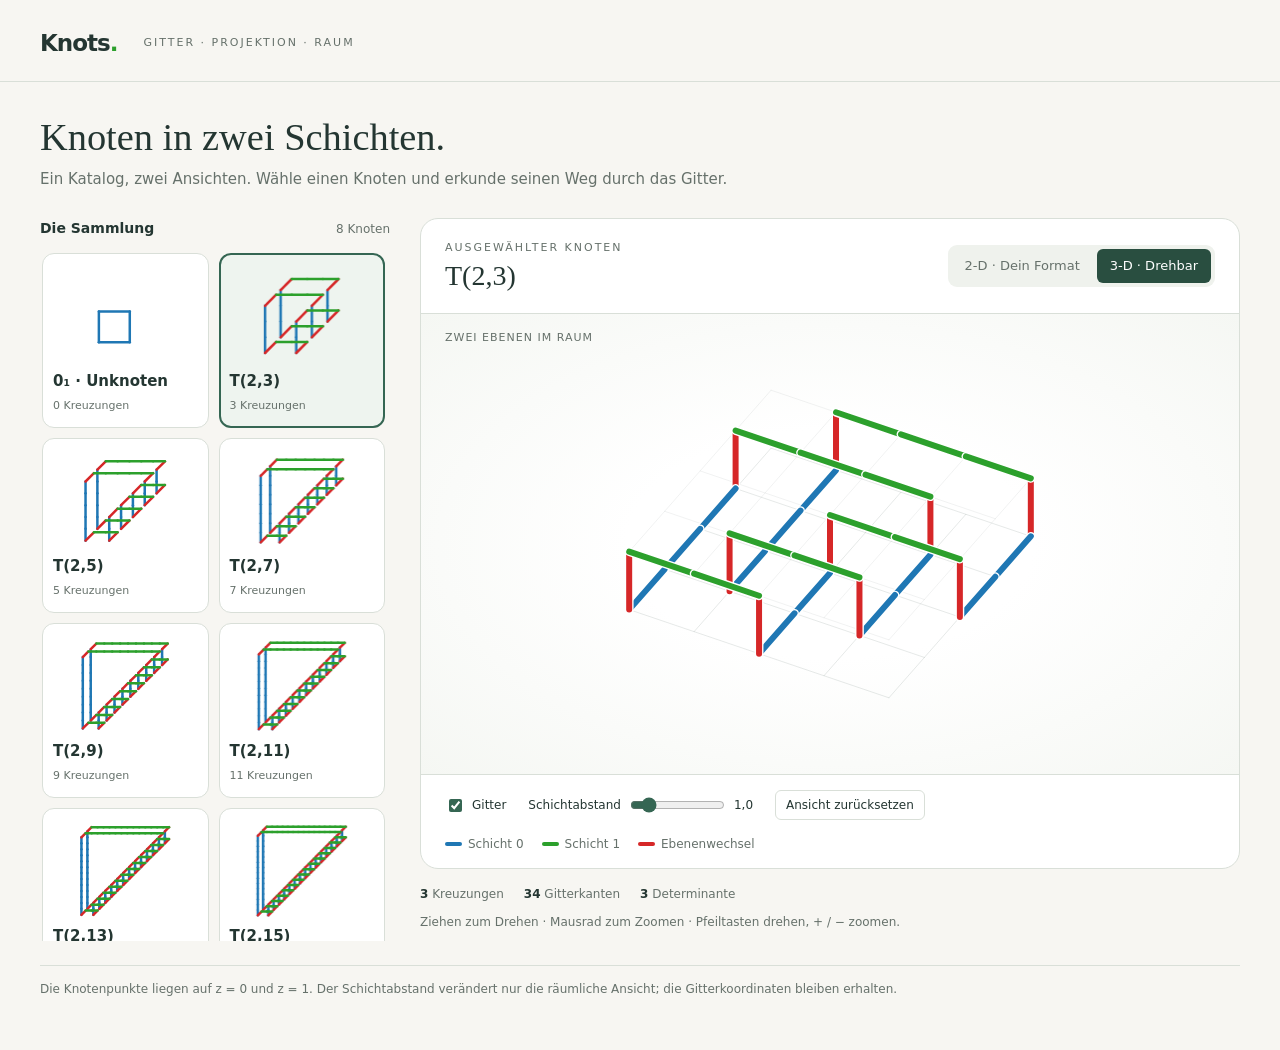
<file: src/knots_grid/gallery.html>
<!doctype html>
<html lang="de">
<head>
<meta charset="utf-8">
<meta name="viewport" content="width=device-width,initial-scale=1">
<meta http-equiv="refresh" content="0; url=../../examples/knot_gallery.html">
<title>Knots · Galerie öffnen</title>
</head>
<body>
<p><a href="../../examples/knot_gallery.html">Knotengalerie mit acht Knoten und drehbarer 3-D-Ansicht öffnen</a></p>
</body>
</html>
</file>
